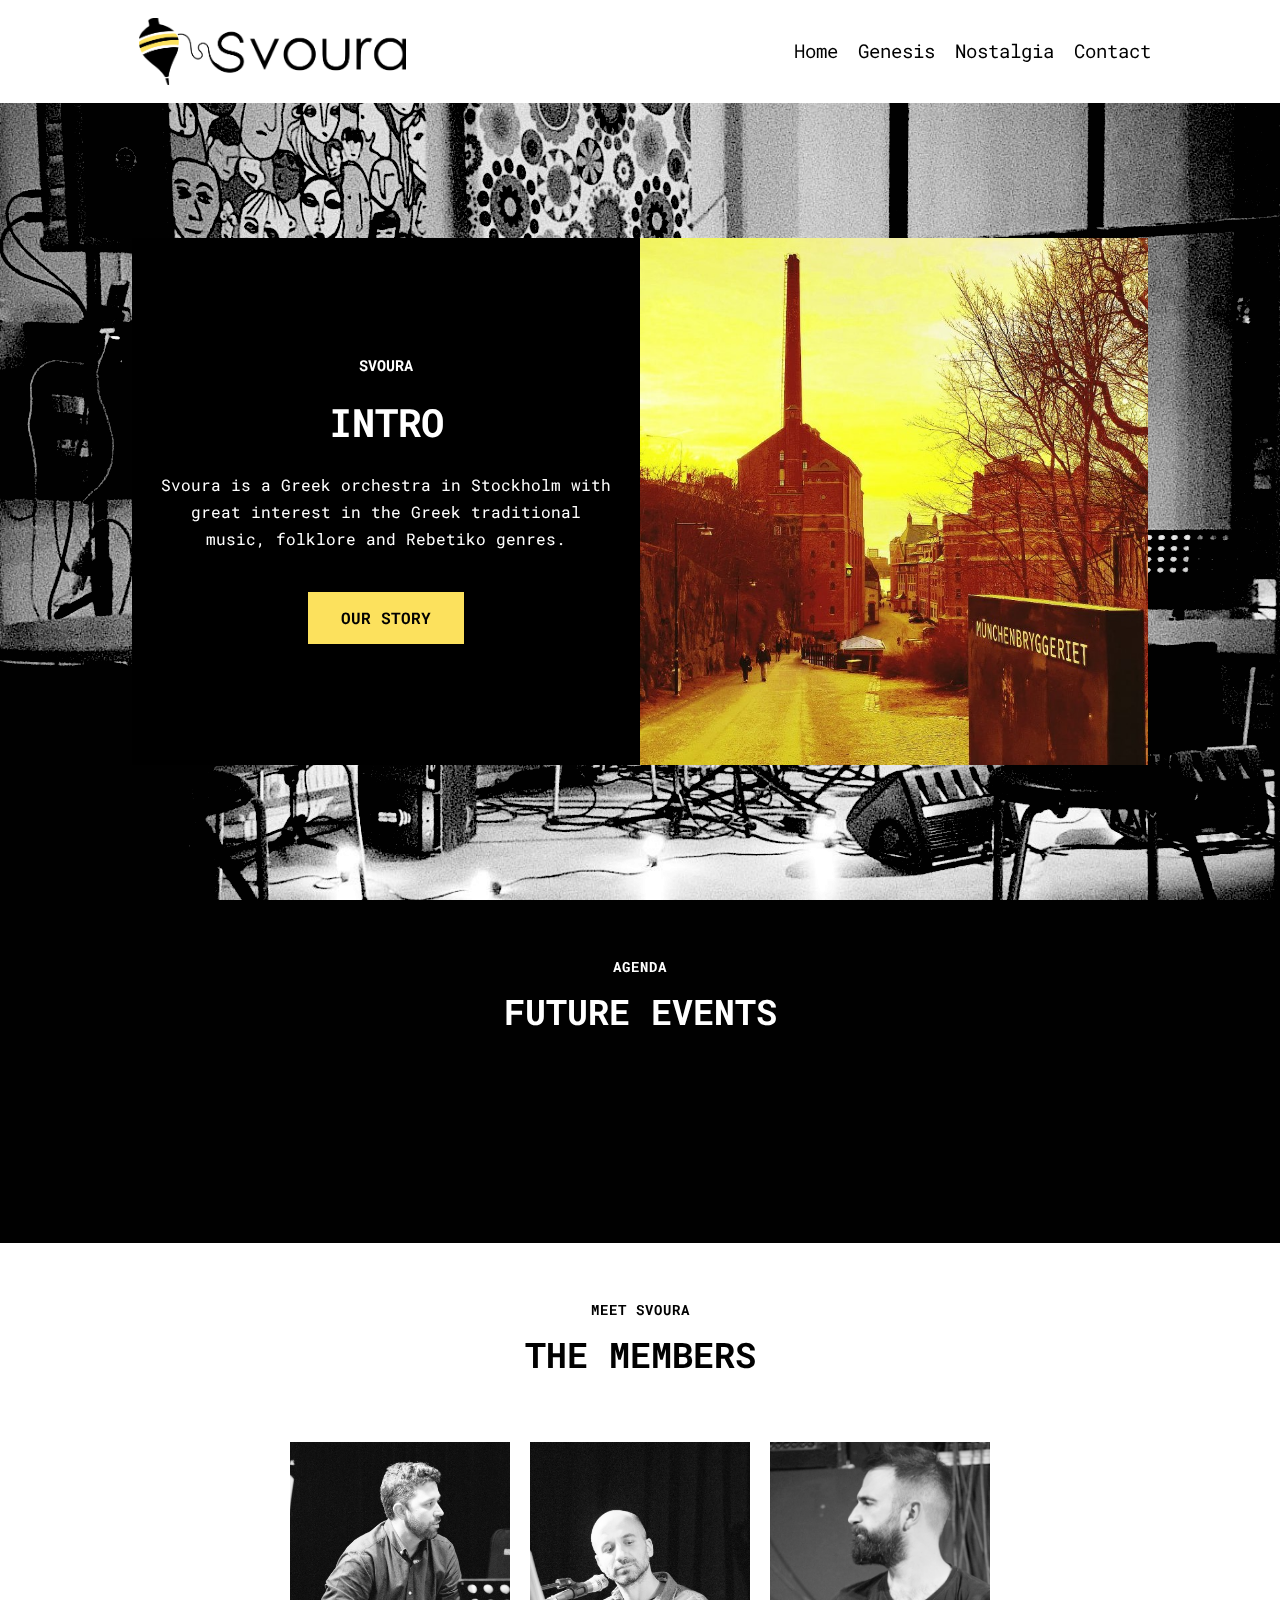
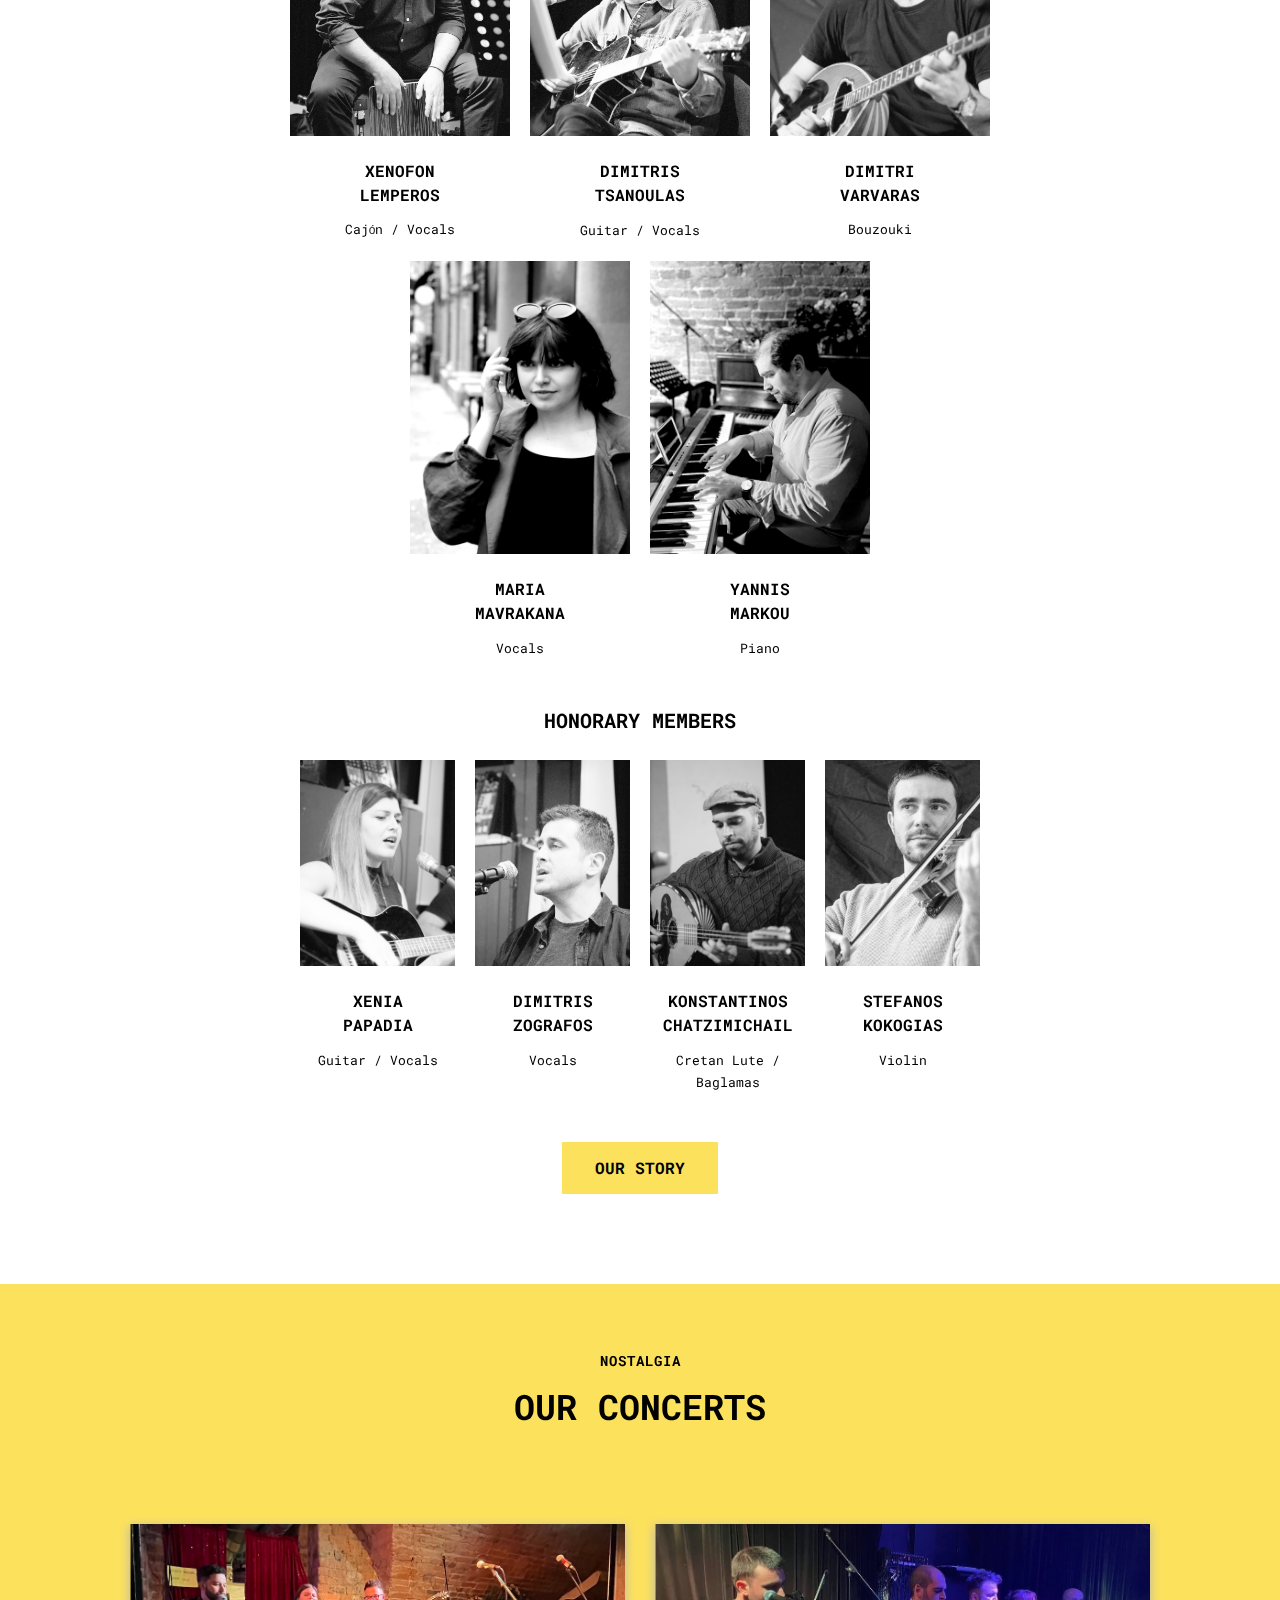
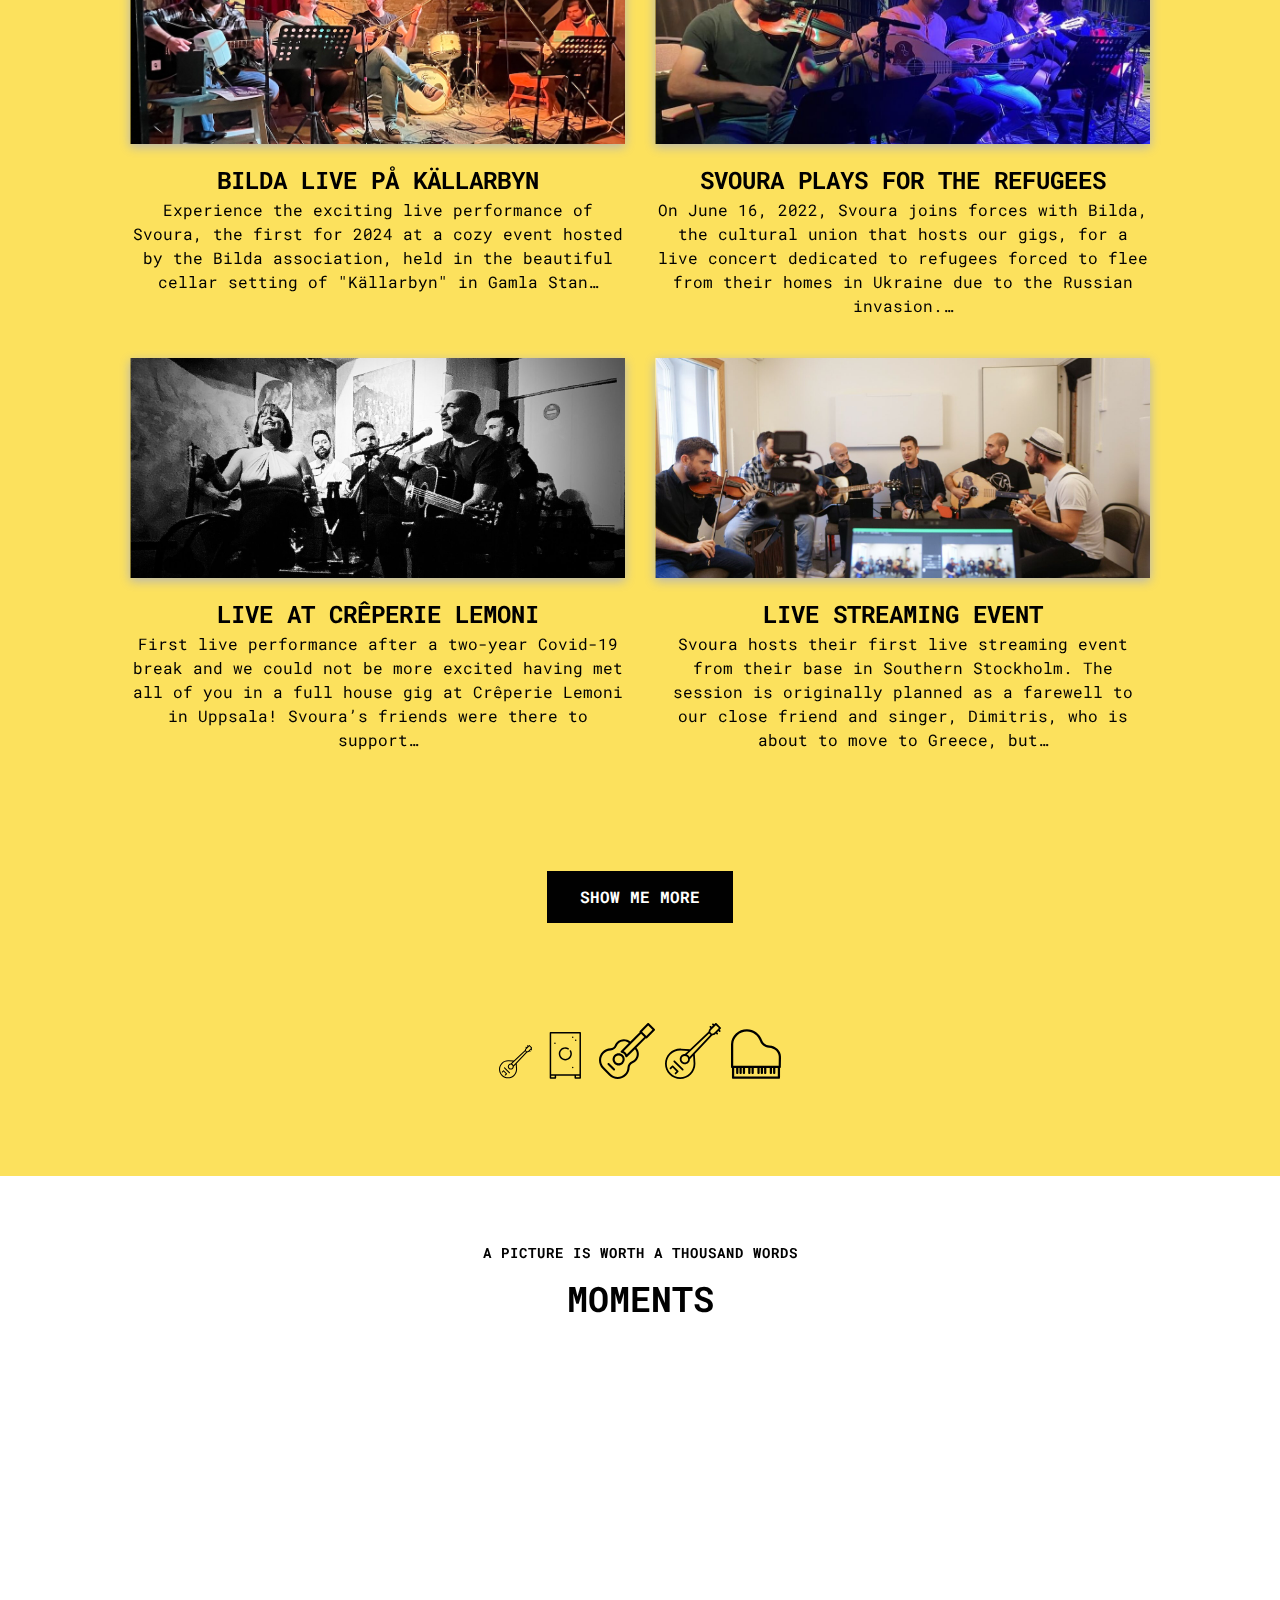
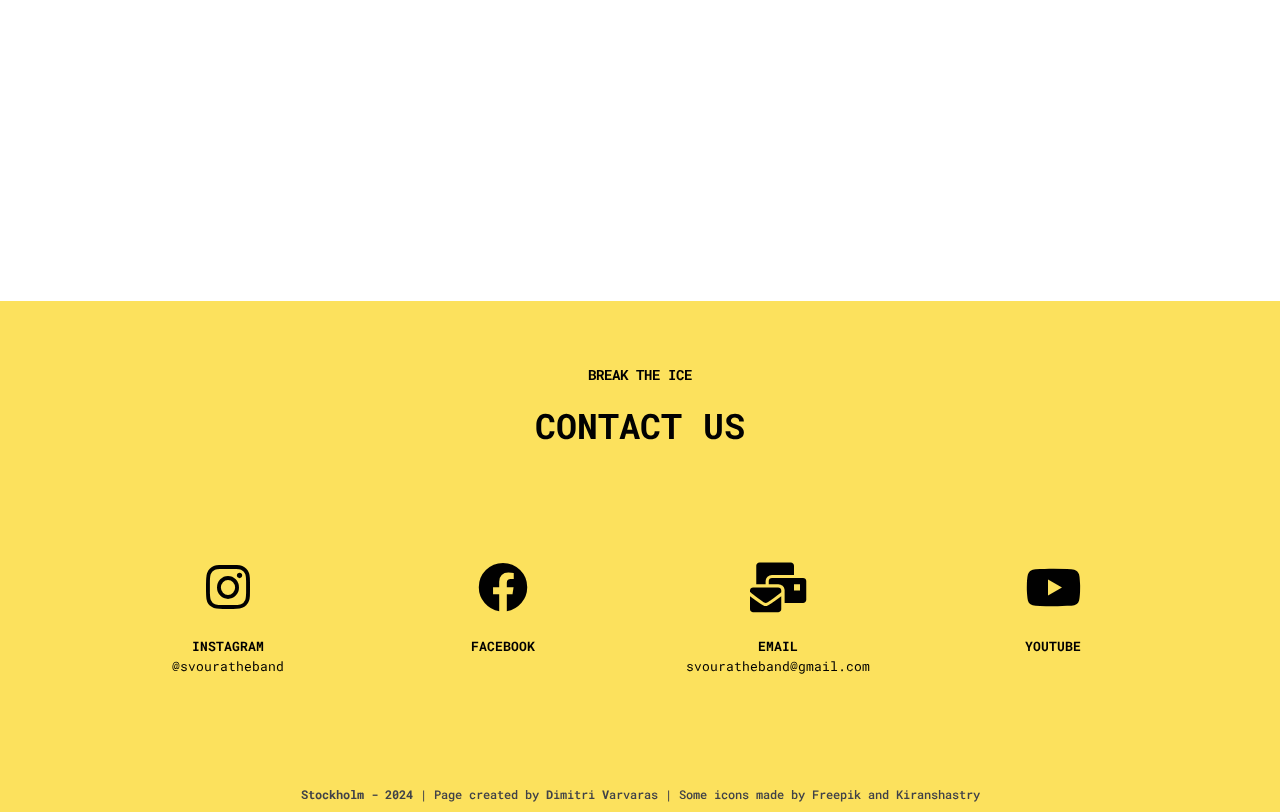
<file: index.html>
<!DOCTYPE html>
<html lang="en-US">

<head>
    <meta property="og:image" content="https://svoura.se/images/bandphoto.jpg" />
    <meta charset="UTF-8">
    <meta name="viewport" content="width=device-width, initial-scale=1, minimum-scale=1">
    <link rel="profile" href="http://gmpg.org/xfn/11">
    <title>Svoura</title>
    <meta name='robots' content='max-image-preview:large' />
    <link rel='dns-prefetch' href='//fonts.googleapis.com' />
    <link rel='dns-prefetch' href='//s.w.org' />
    <link rel="alternate" type="application/rss+xml" title="Svoura &raquo; Feed" href="https://www.svoura.se/feed/" />
    <link rel="alternate" type="application/rss+xml" title="Svoura &raquo; Comments Feed"
        href="https://www.svoura.se/comments/feed/" />
    <script type="text/javascript">
        window._wpemojiSettings = { "baseUrl": "https:\/\/s.w.org\/images\/core\/emoji\/14.0.0\/72x72\/", "ext": ".png", "svgUrl": "https:\/\/s.w.org\/images\/core\/emoji\/14.0.0\/svg\/", "svgExt": ".svg", "source": { "concatemoji": "https:\/\/www.svoura.se\/temporary_svoura\/wp-includes\/js\/wp-emoji-release.min.js?ver=6.0.5" } };
        /*! This file is auto-generated */
        !function (e, a, t) { var n, r, o, i = a.createElement("canvas"), p = i.getContext && i.getContext("2d"); function s(e, t) { var a = String.fromCharCode, e = (p.clearRect(0, 0, i.width, i.height), p.fillText(a.apply(this, e), 0, 0), i.toDataURL()); return p.clearRect(0, 0, i.width, i.height), p.fillText(a.apply(this, t), 0, 0), e === i.toDataURL() } function c(e) { var t = a.createElement("script"); t.src = e, t.defer = t.type = "text/javascript", a.getElementsByTagName("head")[0].appendChild(t) } for (o = Array("flag", "emoji"), t.supports = { everything: !0, everythingExceptFlag: !0 }, r = 0; r < o.length; r++)t.supports[o[r]] = function (e) { if (!p || !p.fillText) return !1; switch (p.textBaseline = "top", p.font = "600 32px Arial", e) { case "flag": return s([127987, 65039, 8205, 9895, 65039], [127987, 65039, 8203, 9895, 65039]) ? !1 : !s([55356, 56826, 55356, 56819], [55356, 56826, 8203, 55356, 56819]) && !s([55356, 57332, 56128, 56423, 56128, 56418, 56128, 56421, 56128, 56430, 56128, 56423, 56128, 56447], [55356, 57332, 8203, 56128, 56423, 8203, 56128, 56418, 8203, 56128, 56421, 8203, 56128, 56430, 8203, 56128, 56423, 8203, 56128, 56447]); case "emoji": return !s([129777, 127995, 8205, 129778, 127999], [129777, 127995, 8203, 129778, 127999]) }return !1 }(o[r]), t.supports.everything = t.supports.everything && t.supports[o[r]], "flag" !== o[r] && (t.supports.everythingExceptFlag = t.supports.everythingExceptFlag && t.supports[o[r]]); t.supports.everythingExceptFlag = t.supports.everythingExceptFlag && !t.supports.flag, t.DOMReady = !1, t.readyCallback = function () { t.DOMReady = !0 }, t.supports.everything || (n = function () { t.readyCallback() }, a.addEventListener ? (a.addEventListener("DOMContentLoaded", n, !1), e.addEventListener("load", n, !1)) : (e.attachEvent("onload", n), a.attachEvent("onreadystatechange", function () { "complete" === a.readyState && t.readyCallback() })), (e = t.source || {}).concatemoji ? c(e.concatemoji) : e.wpemoji && e.twemoji && (c(e.twemoji), c(e.wpemoji))) }(window, document, window._wpemojiSettings);
    </script>
    <style type="text/css">
        img.wp-smiley,
        img.emoji {
            display: inline !important;
            border: none !important;
            box-shadow: none !important;
            height: 1em !important;
            width: 1em !important;
            margin: 0 0.07em !important;
            vertical-align: -0.1em !important;
            background: none !important;
            padding: 0 !important;
        }
    </style>
    <link rel='stylesheet' id='wp-block-library-css' href='./css/css-dist-block-library-style.min.css' type='text/css'
        media='all' />
    <style id='global-styles-inline-css' type='text/css'>
        body {
            --wp--preset--color--black: #000000;
            --wp--preset--color--cyan-bluish-gray: #abb8c3;
            --wp--preset--color--white: #ffffff;
            --wp--preset--color--pale-pink: #f78da7;
            --wp--preset--color--vivid-red: #cf2e2e;
            --wp--preset--color--luminous-vivid-orange: #ff6900;
            --wp--preset--color--luminous-vivid-amber: #fcb900;
            --wp--preset--color--light-green-cyan: #7bdcb5;
            --wp--preset--color--vivid-green-cyan: #00d084;
            --wp--preset--color--pale-cyan-blue: #8ed1fc;
            --wp--preset--color--vivid-cyan-blue: #0693e3;
            --wp--preset--color--vivid-purple: #9b51e0;
            --wp--preset--color--neve-button-color: #ffe179;
            --wp--preset--color--neve-text-color: #010101;
            --wp--preset--gradient--vivid-cyan-blue-to-vivid-purple: linear-gradient(135deg, rgba(6, 147, 227, 1) 0%, rgb(155, 81, 224) 100%);
            --wp--preset--gradient--light-green-cyan-to-vivid-green-cyan: linear-gradient(135deg, rgb(122, 220, 180) 0%, rgb(0, 208, 130) 100%);
            --wp--preset--gradient--luminous-vivid-amber-to-luminous-vivid-orange: linear-gradient(135deg, rgba(252, 185, 0, 1) 0%, rgba(255, 105, 0, 1) 100%);
            --wp--preset--gradient--luminous-vivid-orange-to-vivid-red: linear-gradient(135deg, rgba(255, 105, 0, 1) 0%, rgb(207, 46, 46) 100%);
            --wp--preset--gradient--very-light-gray-to-cyan-bluish-gray: linear-gradient(135deg, rgb(238, 238, 238) 0%, rgb(169, 184, 195) 100%);
            --wp--preset--gradient--cool-to-warm-spectrum: linear-gradient(135deg, rgb(74, 234, 220) 0%, rgb(151, 120, 209) 20%, rgb(207, 42, 186) 40%, rgb(238, 44, 130) 60%, rgb(251, 105, 98) 80%, rgb(254, 248, 76) 100%);
            --wp--preset--gradient--blush-light-purple: linear-gradient(135deg, rgb(255, 206, 236) 0%, rgb(152, 150, 240) 100%);
            --wp--preset--gradient--blush-bordeaux: linear-gradient(135deg, rgb(254, 205, 165) 0%, rgb(254, 45, 45) 50%, rgb(107, 0, 62) 100%);
            --wp--preset--gradient--luminous-dusk: linear-gradient(135deg, rgb(255, 203, 112) 0%, rgb(199, 81, 192) 50%, rgb(65, 88, 208) 100%);
            --wp--preset--gradient--pale-ocean: linear-gradient(135deg, rgb(255, 245, 203) 0%, rgb(182, 227, 212) 50%, rgb(51, 167, 181) 100%);
            --wp--preset--gradient--electric-grass: linear-gradient(135deg, rgb(202, 248, 128) 0%, rgb(113, 206, 126) 100%);
            --wp--preset--gradient--midnight: linear-gradient(135deg, rgb(2, 3, 129) 0%, rgb(40, 116, 252) 100%);
            --wp--preset--duotone--dark-grayscale: url('#wp-duotone-dark-grayscale');
            --wp--preset--duotone--grayscale: url('#wp-duotone-grayscale');
            --wp--preset--duotone--purple-yellow: url('#wp-duotone-purple-yellow');
            --wp--preset--duotone--blue-red: url('#wp-duotone-blue-red');
            --wp--preset--duotone--midnight: url('#wp-duotone-midnight');
            --wp--preset--duotone--magenta-yellow: url('#wp-duotone-magenta-yellow');
            --wp--preset--duotone--purple-green: url('#wp-duotone-purple-green');
            --wp--preset--duotone--blue-orange: url('#wp-duotone-blue-orange');
            --wp--preset--font-size--small: 13px;
            --wp--preset--font-size--medium: 20px;
            --wp--preset--font-size--large: 36px;
            --wp--preset--font-size--x-large: 42px;
        }

        .has-black-color {
            color: var(--wp--preset--color--black) !important;
        }

        .has-cyan-bluish-gray-color {
            color: var(--wp--preset--color--cyan-bluish-gray) !important;
        }

        .has-white-color {
            color: var(--wp--preset--color--white) !important;
        }

        .has-pale-pink-color {
            color: var(--wp--preset--color--pale-pink) !important;
        }

        .has-vivid-red-color {
            color: var(--wp--preset--color--vivid-red) !important;
        }

        .has-luminous-vivid-orange-color {
            color: var(--wp--preset--color--luminous-vivid-orange) !important;
        }

        .has-luminous-vivid-amber-color {
            color: var(--wp--preset--color--luminous-vivid-amber) !important;
        }

        .has-light-green-cyan-color {
            color: var(--wp--preset--color--light-green-cyan) !important;
        }

        .has-vivid-green-cyan-color {
            color: var(--wp--preset--color--vivid-green-cyan) !important;
        }

        .has-pale-cyan-blue-color {
            color: var(--wp--preset--color--pale-cyan-blue) !important;
        }

        .has-vivid-cyan-blue-color {
            color: var(--wp--preset--color--vivid-cyan-blue) !important;
        }

        .has-vivid-purple-color {
            color: var(--wp--preset--color--vivid-purple) !important;
        }

        .has-black-background-color {
            background-color: var(--wp--preset--color--black) !important;
        }

        .has-cyan-bluish-gray-background-color {
            background-color: var(--wp--preset--color--cyan-bluish-gray) !important;
        }

        .has-white-background-color {
            background-color: var(--wp--preset--color--white) !important;
        }

        .has-pale-pink-background-color {
            background-color: var(--wp--preset--color--pale-pink) !important;
        }

        .has-vivid-red-background-color {
            background-color: var(--wp--preset--color--vivid-red) !important;
        }

        .has-luminous-vivid-orange-background-color {
            background-color: var(--wp--preset--color--luminous-vivid-orange) !important;
        }

        .has-luminous-vivid-amber-background-color {
            background-color: var(--wp--preset--color--luminous-vivid-amber) !important;
        }

        .has-light-green-cyan-background-color {
            background-color: var(--wp--preset--color--light-green-cyan) !important;
        }

        .has-vivid-green-cyan-background-color {
            background-color: var(--wp--preset--color--vivid-green-cyan) !important;
        }

        .has-pale-cyan-blue-background-color {
            background-color: var(--wp--preset--color--pale-cyan-blue) !important;
        }

        .has-vivid-cyan-blue-background-color {
            background-color: var(--wp--preset--color--vivid-cyan-blue) !important;
        }

        .has-vivid-purple-background-color {
            background-color: var(--wp--preset--color--vivid-purple) !important;
        }

        .has-black-border-color {
            border-color: var(--wp--preset--color--black) !important;
        }

        .has-cyan-bluish-gray-border-color {
            border-color: var(--wp--preset--color--cyan-bluish-gray) !important;
        }

        .has-white-border-color {
            border-color: var(--wp--preset--color--white) !important;
        }

        .has-pale-pink-border-color {
            border-color: var(--wp--preset--color--pale-pink) !important;
        }

        .has-vivid-red-border-color {
            border-color: var(--wp--preset--color--vivid-red) !important;
        }

        .has-luminous-vivid-orange-border-color {
            border-color: var(--wp--preset--color--luminous-vivid-orange) !important;
        }

        .has-luminous-vivid-amber-border-color {
            border-color: var(--wp--preset--color--luminous-vivid-amber) !important;
        }

        .has-light-green-cyan-border-color {
            border-color: var(--wp--preset--color--light-green-cyan) !important;
        }

        .has-vivid-green-cyan-border-color {
            border-color: var(--wp--preset--color--vivid-green-cyan) !important;
        }

        .has-pale-cyan-blue-border-color {
            border-color: var(--wp--preset--color--pale-cyan-blue) !important;
        }

        .has-vivid-cyan-blue-border-color {
            border-color: var(--wp--preset--color--vivid-cyan-blue) !important;
        }

        .has-vivid-purple-border-color {
            border-color: var(--wp--preset--color--vivid-purple) !important;
        }

        .has-vivid-cyan-blue-to-vivid-purple-gradient-background {
            background: var(--wp--preset--gradient--vivid-cyan-blue-to-vivid-purple) !important;
        }

        .has-light-green-cyan-to-vivid-green-cyan-gradient-background {
            background: var(--wp--preset--gradient--light-green-cyan-to-vivid-green-cyan) !important;
        }

        .has-luminous-vivid-amber-to-luminous-vivid-orange-gradient-background {
            background: var(--wp--preset--gradient--luminous-vivid-amber-to-luminous-vivid-orange) !important;
        }

        .has-luminous-vivid-orange-to-vivid-red-gradient-background {
            background: var(--wp--preset--gradient--luminous-vivid-orange-to-vivid-red) !important;
        }

        .has-very-light-gray-to-cyan-bluish-gray-gradient-background {
            background: var(--wp--preset--gradient--very-light-gray-to-cyan-bluish-gray) !important;
        }

        .has-cool-to-warm-spectrum-gradient-background {
            background: var(--wp--preset--gradient--cool-to-warm-spectrum) !important;
        }

        .has-blush-light-purple-gradient-background {
            background: var(--wp--preset--gradient--blush-light-purple) !important;
        }

        .has-blush-bordeaux-gradient-background {
            background: var(--wp--preset--gradient--blush-bordeaux) !important;
        }

        .has-luminous-dusk-gradient-background {
            background: var(--wp--preset--gradient--luminous-dusk) !important;
        }

        .has-pale-ocean-gradient-background {
            background: var(--wp--preset--gradient--pale-ocean) !important;
        }

        .has-electric-grass-gradient-background {
            background: var(--wp--preset--gradient--electric-grass) !important;
        }

        .has-midnight-gradient-background {
            background: var(--wp--preset--gradient--midnight) !important;
        }

        .has-small-font-size {
            font-size: var(--wp--preset--font-size--small) !important;
        }

        .has-medium-font-size {
            font-size: var(--wp--preset--font-size--medium) !important;
        }

        .has-large-font-size {
            font-size: var(--wp--preset--font-size--large) !important;
        }

        .has-x-large-font-size {
            font-size: var(--wp--preset--font-size--x-large) !important;
        }
    </style>
    <link rel='stylesheet' id='neve-style-css' href='./css/themes-neve-style.min.css' type='text/css' media='all' />
    <style id='neve-style-inline-css' type='text/css'>
        body,
        .site-title {
            font-size: 15px;
        }

        body,
        .site-title {
            font-family: "Roboto Mono";
            font-weight: 400;
        }

        h1:not(.site-title),
        .single h1.entry-title {
            font-size: 30px;
        }

        h1:not(.site-title),
        .single h1.entry-title {
            font-weight: 900;
        }

        h1:not(.site-title),
        .single h1.entry-title {
            text-transform: uppercase;
        }

        h1:not(.site-title),
        .single h1.entry-title {
            line-height: 1.6;
        }

        h2 {
            font-size: 25px;
        }

        h2 {
            font-weight: 900;
        }

        h2 {
            text-transform: uppercase;
        }

        h2 {
            line-height: 1.6;
        }

        h3 {
            font-size: 18px;
        }

        h3 {
            font-weight: 900;
        }

        h3 {
            text-transform: uppercase;
        }

        h3 {
            line-height: 1.6;
        }

        h4 {
            font-size: 16px;
        }

        h4 {
            font-weight: 900;
        }

        h4 {
            text-transform: uppercase;
        }

        h4 {
            line-height: 1.6;
        }

        h5 {
            font-size: 14px;
        }

        h5 {
            font-weight: 900;
        }

        h5 {
            text-transform: uppercase;
        }

        h5 {
            line-height: 1.6;
        }

        h6 {
            font-size: 12px;
        }

        h6 {
            font-weight: 900;
        }

        h6 {
            text-transform: uppercase;
        }

        h6 {
            line-height: 1.6;
        }

        h1,
        .single h1.entry-title,
        h2,
        h3,
        h4,
        h5,
        h6 {
            font-family: "Roboto Mono";
        }

        .container {
            max-width: 748px;
        }

        a {
            color: #000000;
        }

        .nv-loader {
            border-color: #000000;
        }

        a:hover,
        a:focus {
            color: #000000;
        }

        body,
        .entry-title a,
        .entry-title a:hover,
        .entry-title a:focus {
            color: #010101;
        }

        .has-white-background-color {
            background-color: #ffffff !important;
        }

        .has-white-color {
            color: #ffffff !important;
        }

        .has-black-background-color {
            background-color: #000000 !important;
        }

        .has-black-color {
            color: #000000 !important;
        }

        .has-neve-button-color-background-color {
            background-color: #ffe179 !important;
        }

        .has-neve-button-color-color {
            color: #ffe179 !important;
        }

        .has-neve-link-color-background-color {
            background-color: #000000 !important;
        }

        .has-neve-link-color-color {
            color: #000000 !important;
        }

        .has-neve-link-hover-color-background-color {
            background-color: #000000 !important;
        }

        .has-neve-link-hover-color-color {
            color: #000000 !important;
        }

        .has-neve-text-color-background-color {
            background-color: #010101 !important;
        }

        .has-neve-text-color-color {
            color: #010101 !important;
        }

        .nv-tags-list a {
            color: #ffe179;
        }

        .nv-tags-list a {
            border-color: #ffe179;
        }

        .button.button-primary,
        button,
        input[type=button],
        .btn,
        input[type="submit"],
        /* Buttons in navigation */
        ul[id^="nv-primary-navigation"] li.button.button-primary>a,
        .menu li.button.button-primary>a {
            background-color: #ffe179;
        }

        .button.button-primary,
        button,
        input[type=button],
        .btn,
        input[type="submit"],
        /* Buttons in navigation */
        ul[id^="nv-primary-navigation"] li.button.button-primary>a,
        .menu li.button.button-primary>a {
            color: #010101;
        }

        .nv-tags-list a:hover {
            border-color: #010101;
        }

        .button.button-primary:hover,
        .nv-tags-list a:hover,
        ul[id^="nv-primary-navigation"] li.button.button-primary>a:hover,
        .menu li.button.button-primary>a:hover {
            background-color: #010101;
        }

        .button.button-primary:hover,
        .nv-tags-list a:hover,
        ul[id^="nv-primary-navigation"] li.button.button-primary>a:hover,
        .menu li.button.button-primary>a:hover {
            color: #ffffff;
        }

        .button.button-primary,
        button,
        input[type=button],
        .btn,
        input[type="submit"]:not(.search-submit),
        /* Buttons in navigation */
        ul[id^="nv-primary-navigation"] li.button.button-primary>a,
        .menu li.button.button-primary>a {
            border-radius: 3px;
        }

        .button.button-secondary,
        #comments input[type="submit"],
        .cart-off-canvas .button.nv-close-cart-sidebar {
            color: #010101;
        }

        .button.button-secondary,
        #comments input[type="submit"],
        .cart-off-canvas .button.nv-close-cart-sidebar {
            border-color: #010101;
        }

        .button.button-secondary:hover,
        #comments input[type="submit"]:hover {
            color: #010101;
        }

        .button.button-secondary:hover,
        #comments input[type="submit"]:hover {
            border-color: #010101;
        }

        .button.button-secondary,
        #comments input[type="submit"] {
            border-radius: 3px;
        }

        .button.button-secondary,
        #comments input[type="submit"] {
            border: 1px solid;
            border-style: solid;
            border-top-width: 1px;
            border-right-width: 1px;
            border-bottom-width: 1px;
            border-left-width: 1px;
        }

        @media(min-width: 576px) {

            body,
            .site-title {
                font-size: 16px;
            }

            h1:not(.site-title),
            .single h1.entry-title {
                font-size: 40px;
            }

            h1:not(.site-title),
            .single h1.entry-title {
                line-height: 1.6;
            }

            h2 {
                font-size: 30px;
            }

            h2 {
                line-height: 1.6;
            }

            h3 {
                font-size: 20px;
            }

            h3 {
                line-height: 1.6;
            }

            h4 {
                font-size: 16px;
            }

            h4 {
                line-height: 1.6;
            }

            h5 {
                font-size: 14px;
            }

            h5 {
                line-height: 1.6;
            }

            h6 {
                font-size: 12px;
            }

            h6 {
                line-height: 1.6;
            }

            .container {
                max-width: 992px;
            }
        }

        @media(max-width: 767px) {
                #fontas, #varvaras, #tsanoulas, #maria, #yannis {
                    flex-basis: 98%;
                    max-width: 98%;
                }
        }

        @media(min-width: 768px) {
                #fontas, #varvaras, #tsanoulas {
                    flex-basis: 48%;
                    max-width: 30%;
                }
        }

        @media(min-width: 768px) {
                 #maria, #yannis {
                    flex-basis: 30%;

                }
        }


        @media(min-width: 960px) {

            body,
            .site-title {
                font-size: 16px;
            }

            h1:not(.site-title),
            .single h1.entry-title {
                font-size: 55px;
            }

            h1:not(.site-title),
            .single h1.entry-title {
                line-height: 1.5;
            }

            h2 {
                font-size: 35px;
            }

            h2 {
                line-height: 1.5;
            }

            h3 {
                font-size: 20px;
            }

            h3 {
                line-height: 1.5;
            }

            h4 {
                font-size: 16px;
            }

            h4 {
                line-height: 1.5;
            }

            h5 {
                font-size: 14px;
            }

            h5 {
                line-height: 1.5;
            }

            h6 {
                font-size: 12px;
            }

            h6 {
                line-height: 1.5;
            }

            .container {
                max-width: 1052px;
            }

            #content .container .col,
            #content .container-fluid .col {
                max-width: 90%;
            }

            .nv-sidebar-wrap,
            .nv-sidebar-wrap.shop-sidebar {
                max-width: 10%;
            }

            .caret-wrap {
                border-color: transparent;
            }
        }

        @media (max-width: 576px) {
            .header-main-inner {
                height: auto;
            }

            .builder-item--logo .site-logo img {
                max-width: 200px;
            }

            .builder-item--logo .site-logo {
                padding-top: 10px;
                padding-right: 0px;
                padding-bottom: 10px;
                padding-left: 0px;
            }

            .builder-item--logo {
                margin-top: 0px;
                margin-right: 0px;
                margin-bottom: 0px;
                margin-left: 0px;
            }

            .builder-item--nav-icon .navbar-toggle {
                padding-top: 17px;
                padding-right: 17px;
                padding-bottom: 17px;
                padding-left: 17px;
            }

            .builder-item--nav-icon {
                margin-top: 0px;
                margin-right: 0px;
                margin-bottom: 0px;
                margin-left: 0px;
            }

            .builder-item--primary-menu li>a {
                font-size: 1.3em;
                line-height: 1.6em;
                letter-spacing: 0px;
            }

            .builder-item--primary-menu li>a svg {
                height: 1.3em;
                width: 1.3em;
            }

            .builder-item--primary-menu {
                padding-top: 0px;
                padding-right: 0px;
                padding-bottom: 0px;
                padding-left: 0px;
                margin-top: 0px;
                margin-right: 0px;
                margin-bottom: 0px;
                margin-left: 0px;
            }

            .builder-item--footer_copyright {
                font-size: 1em;
                line-height: 1.6;
                letter-spacing: 0px;
                padding-top: 0px;
                padding-right: 0px;
                padding-bottom: 0px;
                padding-left: 0px;
                margin-top: 0px;
                margin-right: 0px;
                margin-bottom: 0px;
                margin-left: 0px;
            }

            .builder-item--footer_copyright svg {
                height: 1em;
                width: 1em;
            }
        }

        @media (min-width: 576px) {
            .header-main-inner {
                height: auto;
            }

            .builder-item--logo .site-logo img {
                max-width: 107px;
            }

            .builder-item--logo .site-logo {
                padding-top: 10px;
                padding-right: 0px;
                padding-bottom: 10px;
                padding-left: 0px;
            }

            .builder-item--logo {
                margin-top: 0px;
                margin-right: 0px;
                margin-bottom: 0px;
                margin-left: 0px;
            }

            .builder-item--nav-icon .navbar-toggle {
                padding-top: 10px;
                padding-right: 15px;
                padding-bottom: 10px;
                padding-left: 15px;
            }

            .builder-item--nav-icon {
                margin-top: 0px;
                margin-right: 0px;
                margin-bottom: 0px;
                margin-left: 0px;
            }

            .builder-item--primary-menu li>a {
                font-size: 1.2em;
                line-height: 1.6em;
                letter-spacing: 0px;
            }

            .builder-item--primary-menu li>a svg {
                height: 1.2em;
                width: 1.2em;
            }

            .builder-item--primary-menu {
                padding-top: 0px;
                padding-right: 0px;
                padding-bottom: 0px;
                padding-left: 0px;
                margin-top: 0px;
                margin-right: 0px;
                margin-bottom: 0px;
                margin-left: 0px;
            }

            .builder-item--footer_copyright {
                font-size: 1em;
                line-height: 1.6;
                letter-spacing: 0px;
                padding-top: 0px;
                padding-right: 0px;
                padding-bottom: 0px;
                padding-left: 0px;
                margin-top: 0px;
                margin-right: 0px;
                margin-bottom: 0px;
                margin-left: 0px;
            }

            .builder-item--footer_copyright svg {
                height: 1em;
                width: 1em;
            }
        }

        @media (min-width: 961px) {
            .header-main-inner {
                height: auto;
            }

            .builder-item--logo .site-logo img {
                max-width: 267px;
            }

            .builder-item--logo .site-logo {
                padding-top: 010px;
                padding-right: 0px;
                padding-bottom: 010px;
                padding-left: 10px;
            }

            .builder-item--logo {
                margin-top: 0px;
                margin-right: 0px;
                margin-bottom: 0px;
                margin-left: 0px;
            }

            .builder-item--nav-icon .navbar-toggle {
                padding-top: 10px;
                padding-right: 15px;
                padding-bottom: 0px;
                padding-left: 15px;
            }

            .builder-item--nav-icon {
                margin-top: 0px;
                margin-right: 0px;
                margin-bottom: 0px;
                margin-left: 0px;
            }

            .builder-item--primary-menu li>a {
                font-size: 1.2em;
                line-height: 1.6em;
                letter-spacing: 0px;
            }

            .builder-item--primary-menu li>a svg {
                height: 1.2em;
                width: 1.2em;
            }

            .builder-item--primary-menu {
                padding-top: 0px;
                padding-right: 0px;
                padding-bottom: 0px;
                padding-left: 0px;
                margin-top: 0px;
                margin-right: 0px;
                margin-bottom: 0px;
                margin-left: 0px;
            }

            .builder-item--footer_copyright {
                font-size: 1em;
                line-height: 1.6;
                letter-spacing: 0px;
                padding-top: 0px;
                padding-right: 0px;
                padding-bottom: 0px;
                padding-left: 0px;
                margin-top: 0px;
                margin-right: 0px;
                margin-bottom: 0px;
                margin-left: 0px;
            }

            .builder-item--footer_copyright svg {
                height: 1em;
                width: 1em;
            }
        }

        .builder-item--nav-icon .navbar-toggle {
            border-top-left-radius: 03px;
            border-top-right-radius: 03px;
            border-bottom-left-radius: 03px;
            border-bottom-right-radius: 03px;
            border-style: solid;
            border-top-width: 02px;
            border-right-width: 02px;
            border-bottom-width: 02px;
            border-left-width: 02px;
        }

        .header-menu-sidebar .close-sidebar-panel .navbar-toggle {
            border-top-left-radius: 03px;
            border-top-right-radius: 03px;
            border-bottom-right-radius: 03px;
            border-bottom-left-radius: 03px;
        }

        .builder-item--primary-menu .nav-menu-primary>.primary-menu-ul li:not(.woocommerce-mini-cart-item)>a {
            color: #010101;
        }

        .builder-item--primary-menu .nav-menu-primary>.primary-menu-ul li>.amp-caret-wrap svg {
            fill: #010101;
        }

        .builder-item--primary-menu .nav-menu-primary>.primary-menu-ul li:not(.woocommerce-mini-cart-item)>a:after {
            background-color: #010101;
        }

        .builder-item--primary-menu .nav-menu-primary>.primary-menu-ul li:not(.woocommerce-mini-cart-item):hover>a {
            color: #010101;
        }

        .builder-item--primary-menu .nav-menu-primary>.primary-menu-ul li:hover>.amp-caret-wrap svg {
            fill: #010101;
        }

        .builder-item--primary-menu .nav-menu-primary>.primary-menu-ul li.current-menu-item>a {
            color: #010101;
        }

        .builder-item--primary-menu .nav-menu-primary>.primary-menu-ul li.current-menu-item>.amp-caret-wrap svg {
            fill: #010101;
        }

        @media (min-width: 961px) {
            .header--row .hfg-item-right .builder-item--primary-menu .primary-menu-ul>li:not(:first-child) {
                margin-left: 20px;
            }

            .header--row .hfg-item-center .builder-item--primary-menu .primary-menu-ul>li:not(:last-child),
            .header--row .hfg-item-left .builder-item--primary-menu .primary-menu-ul>li:not(:last-child) {
                margin-right: 20px;
            }

            .builder-item--primary-menu .style-full-height .primary-menu-ul>li:not(.menu-item-nav-search):not(.menu-item-nav-cart)>a:after {
                left: -10px;
                right: -10px;
            }

            .builder-item--primary-menu .style-full-height .primary-menu-ul:not(#nv-primary-navigation-sidebar)>li:not(.menu-item-nav-search):not(.menu-item-nav-cart):hover>a:after {
                width: calc(100% + 20px) !important;
                ;
            }
        }

        .builder-item--primary-menu .primary-menu-ul>li>a {
            height: 25px;
        }

        .builder-item--primary-menu li>a {
            font-family: Roboto Mono;
            font-weight: 400;
            text-transform: none;
        }

        .footer-bottom-inner,
        .footer-bottom-inner.dark-mode,
        .footer-bottom-inner.light-mode {
            background-color: #fce15d;
        }

        .builder-item--footer_copyright {
            font-weight: 500;
            text-transform: none;
        }
    </style>
    <link rel='stylesheet' id='elementor-icons-css'
        href='./css/plugins-elementor-assets-lib-eicons-css-elementor-icons.min.css' type='text/css' media='all' />
    <link rel='stylesheet' id='elementor-frontend-legacy-css'
        href='./css/plugins-elementor-assets-css-frontend-legacy.min.css' type='text/css' media='all' />
    <link rel='stylesheet' id='elementor-frontend-css' href='./css/plugins-elementor-assets-css-frontend.min.css'
        type='text/css' media='all' />
    <link rel='stylesheet' id='elementor-post-81-css' href='./css/uploads-elementor-css-post-81.css' type='text/css'
        media='all' />
    <link rel='stylesheet' id='elementor-post-70-css' href='./css/uploads-elementor-css-post-70.css' type='text/css'
        media='all' />
    <link rel='stylesheet' id='neve-google-font-roboto-mono-css'
        href='//fonts.googleapis.com/css?family=Roboto+Mono%3A400%2C900&#038;ver=6.0.5' type='text/css' media='all' />
    <link rel='stylesheet' id='google-fonts-1-css'
        href='https://fonts.googleapis.com/css?family=Roboto%3A100%2C100italic%2C200%2C200italic%2C300%2C300italic%2C400%2C400italic%2C500%2C500italic%2C600%2C600italic%2C700%2C700italic%2C800%2C800italic%2C900%2C900italic%7CRoboto+Slab%3A100%2C100italic%2C200%2C200italic%2C300%2C300italic%2C400%2C400italic%2C500%2C500italic%2C600%2C600italic%2C700%2C700italic%2C800%2C800italic%2C900%2C900italic&#038;display=auto&#038;ver=6.0.5'
        type='text/css' media='all' />
    <link rel='stylesheet' id='elementor-icons-shared-0-css'
        href='./css/plugins-elementor-assets-lib-font-awesome-css-fontawesome.min.css' type='text/css' media='all' />
    <link rel='stylesheet' id='elementor-icons-fa-brands-css'
        href='./css/plugins-elementor-assets-lib-font-awesome-css-brands.min.css' type='text/css' media='all' />
    <link rel='stylesheet' id='elementor-icons-fa-solid-css'
        href='./css/plugins-elementor-assets-lib-font-awesome-css-solid.min.css' type='text/css' media='all' />
    <script>
        /* <![CDATA[ */
        var rcewpp = {
            "ajax_url": "https://www.svoura.se/temporary_svoura/wp-admin/admin-ajax.php",
            "nonce": "42236ec911",
            "home_url": "https://www.svoura.se/",
            "settings_icon": 'https://www.svoura.se/temporary_svoura/wp-content/plugins/export-wp-page-to-static-html/admin/images/settings.png',
            "settings_hover_icon": 'https://www.svoura.se/temporary_svoura/wp-content/plugins/export-wp-page-to-static-html/admin/images/settings_hover.png'
        };
        /* ]]\> */
    </script>
    <link rel="https://api.w.org/" href="https://www.svoura.se/wp-json/" />
    <link rel="alternate" type="application/json" href="https://www.svoura.se/wp-json/wp/v2/pages/70" />
    <link rel="EditURI" type="application/rsd+xml" title="RSD"
        href="https://www.svoura.se/temporary_svoura/xmlrpc.php?rsd" />
    <link rel="wlwmanifest" type="application/wlwmanifest+xml"
        href="https://www.svoura.se/temporary_svoura/wp-includes/wlwmanifest.xml" />
    <meta name="generator" content="WordPress 6.0.5" />
    <link rel="canonical" href="https://www.svoura.se/" />
    <link rel='shortlink' href='https://www.svoura.se/' />
    <link rel="alternate" type="application/json+oembed"
        href="https://www.svoura.se/wp-json/oembed/1.0/embed?url=https%3A%2F%2Fwww.svoura.se%2F" />
    <link rel="alternate" type="text/xml+oembed"
        href="https://www.svoura.se/wp-json/oembed/1.0/embed?url=https%3A%2F%2Fwww.svoura.se%2F&#038;format=xml" />
    <!-- Enter your scripts here -->
    <style type="text/css">
        .recentcomments a {
            display: inline !important;
            padding: 0 !important;
            margin: 0 !important;
        }
    </style>
    <link rel="icon" href="./images/cropped-cropped-svoura-v2-bitmap-32x32.png" sizes="32x32" />
    <link rel="icon" href="./images/cropped-cropped-svoura-v2-bitmap-192x192.png" sizes="192x192" />
    <link rel="apple-touch-icon" href="./images/cropped-cropped-svoura-v2-bitmap-180x180.png" />
    <meta name="msapplication-TileImage"
        content="https://www.svoura.se/temporary_svoura/wp-content/uploads/2022/03/cropped-cropped-svoura-v2-bitmap-270x270.png" />
</head>

<body
    class="home page-template page-template-page-templates page-template-template-pagebuilder-full-width page-template-page-templatestemplate-pagebuilder-full-width-php page page-id-70 wp-custom-logo nv-sidebar-full-width menu_sidebar_slide_left elementor-default elementor-kit-81 elementor-page elementor-page-70"
    id="neve_body"> <svg xmlns="http://www.w3.org/2000/svg" viewbox="0 0 0 0" width="0" height="0" focusable="false"
        role="none" style="visibility: hidden; position: absolute; left: -9999px; overflow: hidden;">
        <defs>
            <filter id="wp-duotone-dark-grayscale">
                <fecolormatrix color-interpolation-filters="sRGB" type="matrix"
                    values=" .299 .587 .114 0 0 .299 .587 .114 0 0 .299 .587 .114 0 0 .299 .587 .114 0 0 " />
                <fecomponenttransfer color-interpolation-filters="sRGB">
                    <fefuncr type="table" tablevalues="0 0.49803921568627" />
                    <fefuncg type="table" tablevalues="0 0.49803921568627" />
                    <fefuncb type="table" tablevalues="0 0.49803921568627" />
                    <fefunca type="table" tablevalues="1 1" />
                </fecomponenttransfer>
                <fecomposite in2="SourceGraphic" operator="in" />
            </filter>
        </defs>
    </svg><svg xmlns="http://www.w3.org/2000/svg" viewbox="0 0 0 0" width="0" height="0" focusable="false" role="none"
        style="visibility: hidden; position: absolute; left: -9999px; overflow: hidden;">
        <defs>
            <filter id="wp-duotone-grayscale">
                <fecolormatrix color-interpolation-filters="sRGB" type="matrix"
                    values=" .299 .587 .114 0 0 .299 .587 .114 0 0 .299 .587 .114 0 0 .299 .587 .114 0 0 " />
                <fecomponenttransfer color-interpolation-filters="sRGB">
                    <fefuncr type="table" tablevalues="0 1" />
                    <fefuncg type="table" tablevalues="0 1" />
                    <fefuncb type="table" tablevalues="0 1" />
                    <fefunca type="table" tablevalues="1 1" />
                </fecomponenttransfer>
                <fecomposite in2="SourceGraphic" operator="in" />
            </filter>
        </defs>
    </svg><svg xmlns="http://www.w3.org/2000/svg" viewbox="0 0 0 0" width="0" height="0" focusable="false" role="none"
        style="visibility: hidden; position: absolute; left: -9999px; overflow: hidden;">
        <defs>
            <filter id="wp-duotone-purple-yellow">
                <fecolormatrix color-interpolation-filters="sRGB" type="matrix"
                    values=" .299 .587 .114 0 0 .299 .587 .114 0 0 .299 .587 .114 0 0 .299 .587 .114 0 0 " />
                <fecomponenttransfer color-interpolation-filters="sRGB">
                    <fefuncr type="table" tablevalues="0.54901960784314 0.98823529411765" />
                    <fefuncg type="table" tablevalues="0 1" />
                    <fefuncb type="table" tablevalues="0.71764705882353 0.25490196078431" />
                    <fefunca type="table" tablevalues="1 1" />
                </fecomponenttransfer>
                <fecomposite in2="SourceGraphic" operator="in" />
            </filter>
        </defs>
    </svg><svg xmlns="http://www.w3.org/2000/svg" viewbox="0 0 0 0" width="0" height="0" focusable="false" role="none"
        style="visibility: hidden; position: absolute; left: -9999px; overflow: hidden;">
        <defs>
            <filter id="wp-duotone-blue-red">
                <fecolormatrix color-interpolation-filters="sRGB" type="matrix"
                    values=" .299 .587 .114 0 0 .299 .587 .114 0 0 .299 .587 .114 0 0 .299 .587 .114 0 0 " />
                <fecomponenttransfer color-interpolation-filters="sRGB">
                    <fefuncr type="table" tablevalues="0 1" />
                    <fefuncg type="table" tablevalues="0 0.27843137254902" />
                    <fefuncb type="table" tablevalues="0.5921568627451 0.27843137254902" />
                    <fefunca type="table" tablevalues="1 1" />
                </fecomponenttransfer>
                <fecomposite in2="SourceGraphic" operator="in" />
            </filter>
        </defs>
    </svg><svg xmlns="http://www.w3.org/2000/svg" viewbox="0 0 0 0" width="0" height="0" focusable="false" role="none"
        style="visibility: hidden; position: absolute; left: -9999px; overflow: hidden;">
        <defs>
            <filter id="wp-duotone-midnight">
                <fecolormatrix color-interpolation-filters="sRGB" type="matrix"
                    values=" .299 .587 .114 0 0 .299 .587 .114 0 0 .299 .587 .114 0 0 .299 .587 .114 0 0 " />
                <fecomponenttransfer color-interpolation-filters="sRGB">
                    <fefuncr type="table" tablevalues="0 0" />
                    <fefuncg type="table" tablevalues="0 0.64705882352941" />
                    <fefuncb type="table" tablevalues="0 1" />
                    <fefunca type="table" tablevalues="1 1" />
                </fecomponenttransfer>
                <fecomposite in2="SourceGraphic" operator="in" />
            </filter>
        </defs>
    </svg><svg xmlns="http://www.w3.org/2000/svg" viewbox="0 0 0 0" width="0" height="0" focusable="false" role="none"
        style="visibility: hidden; position: absolute; left: -9999px; overflow: hidden;">
        <defs>
            <filter id="wp-duotone-magenta-yellow">
                <fecolormatrix color-interpolation-filters="sRGB" type="matrix"
                    values=" .299 .587 .114 0 0 .299 .587 .114 0 0 .299 .587 .114 0 0 .299 .587 .114 0 0 " />
                <fecomponenttransfer color-interpolation-filters="sRGB">
                    <fefuncr type="table" tablevalues="0.78039215686275 1" />
                    <fefuncg type="table" tablevalues="0 0.94901960784314" />
                    <fefuncb type="table" tablevalues="0.35294117647059 0.47058823529412" />
                    <fefunca type="table" tablevalues="1 1" />
                </fecomponenttransfer>
                <fecomposite in2="SourceGraphic" operator="in" />
            </filter>
        </defs>
    </svg><svg xmlns="http://www.w3.org/2000/svg" viewbox="0 0 0 0" width="0" height="0" focusable="false" role="none"
        style="visibility: hidden; position: absolute; left: -9999px; overflow: hidden;">
        <defs>
            <filter id="wp-duotone-purple-green">
                <fecolormatrix color-interpolation-filters="sRGB" type="matrix"
                    values=" .299 .587 .114 0 0 .299 .587 .114 0 0 .299 .587 .114 0 0 .299 .587 .114 0 0 " />
                <fecomponenttransfer color-interpolation-filters="sRGB">
                    <fefuncr type="table" tablevalues="0.65098039215686 0.40392156862745" />
                    <fefuncg type="table" tablevalues="0 1" />
                    <fefuncb type="table" tablevalues="0.44705882352941 0.4" />
                    <fefunca type="table" tablevalues="1 1" />
                </fecomponenttransfer>
                <fecomposite in2="SourceGraphic" operator="in" />
            </filter>
        </defs>
    </svg><svg xmlns="http://www.w3.org/2000/svg" viewbox="0 0 0 0" width="0" height="0" focusable="false" role="none"
        style="visibility: hidden; position: absolute; left: -9999px; overflow: hidden;">
        <defs>
            <filter id="wp-duotone-blue-orange">
                <fecolormatrix color-interpolation-filters="sRGB" type="matrix"
                    values=" .299 .587 .114 0 0 .299 .587 .114 0 0 .299 .587 .114 0 0 .299 .587 .114 0 0 " />
                <fecomponenttransfer color-interpolation-filters="sRGB">
                    <fefuncr type="table" tablevalues="0.098039215686275 1" />
                    <fefuncg type="table" tablevalues="0 0.66274509803922" />
                    <fefuncb type="table" tablevalues="0.84705882352941 0.41960784313725" />
                    <fefunca type="table" tablevalues="1 1" />
                </fecomponenttransfer>
                <fecomposite in2="SourceGraphic" operator="in" />
            </filter>
        </defs>
    </svg>
    <div class="wrapper">
        <header class="header" role="banner"> <a class="neve-skip-link show-on-focus" href="#content" tabindex="0"> Skip
                to content </a>
            <div id="header-grid" class="hfg_header site-header">
                <nav class="header--row header-main hide-on-mobile hide-on-tablet layout-full-contained nv-navbar header--row"
                    data-row-id="main" data-show-on="desktop">
                    <div class="header--row-inner header-main-inner light-mode">
                        <div class="container">
                            <div class="row row--wrapper" data-section="hfg_header_layout_main">
                                <div class="builder-item hfg-item-first col-4 col-md-4 col-sm-4 hfg-item-left">
                                    <div class="item--inner builder-item--logo" data-section="title_tagline"
                                        data-item-id="logo">
                                        <div class="site-logo"> <a class="brand" href="./index.html" title="Svoura"
                                                aria-label="Svoura"><img
                                                    src="./images/uploads-2020-07-cropped-svoura-v2-central-v2.png"
                                                    alt=""></a></div>
                                    </div>
                                </div>
                                <div class="builder-item hfg-item-last col-8 col-md-8 col-sm-8 hfg-item-right">
                                    <div class="item--inner builder-item--primary-menu has_menu"
                                        data-section="header_menu_primary" data-item-id="primary-menu">
                                        <div class="nv-nav-wrap">
                                            <div role="navigation" class="style-border-bottom nav-menu-primary"
                                                aria-label="Primary Menu">
                                                <ul id="nv-primary-navigation-main" class="primary-menu-ul">
                                                    <li id="menu-item-76"
                                                        class="menu-item menu-item-type-post_type menu-item-object-page menu-item-home current-menu-item page_item page-item-70 current_page_item menu-item-76">
                                                        <a href="./index.html" aria-current="page">Home</a></li>
                                                    <li id="menu-item-75"
                                                        class="menu-item menu-item-type-post_type menu-item-object-page menu-item-75">
                                                        <a href="./our-story.html">Genesis</a></li>
                                                    <li id="menu-item-390"
                                                        class="menu-item menu-item-type-post_type menu-item-object-page menu-item-390">
                                                        <a href="./news.html">Nostalgia</a></li>
                                                    <li id="menu-item-72"
                                                        class="menu-item menu-item-type-post_type menu-item-object-page menu-item-72">
                                                        <a href="./contact-us.html">Contact</a></li>
                                                </ul>
                                            </div>
                                        </div>
                                    </div>
                                </div>
                            </div>
                        </div>
                    </div>
                </nav>
                <nav class="header--row header-main hide-on-desktop layout-full-contained nv-navbar header--row"
                    data-row-id="main" data-show-on="mobile">
                    <div class="header--row-inner header-main-inner light-mode">
                        <div class="container">
                            <div class="row row--wrapper" data-section="hfg_header_layout_main">
                                <div class="builder-item hfg-item-first col-8 col-md-8 col-sm-8 hfg-item-left">
                                    <div class="item--inner builder-item--logo" data-section="title_tagline"
                                        data-item-id="logo">
                                        <div class="site-logo"> <a class="brand" href="./index.html" title="Svoura"
                                                aria-label="Svoura"><img
                                                    src="./images/uploads-2020-07-cropped-svoura-v2-central-v2.png"
                                                    alt=""></a></div>
                                    </div>
                                </div>
                                <div class="builder-item hfg-item-last col-4 col-md-4 col-sm-4 hfg-item-right">
                                    <div class="item--inner builder-item--nav-icon" data-section="header_menu_icon"
                                        data-item-id="nav-icon">
                                        <div class="menu-mobile-toggle item-button navbar-toggle-wrapper"> <button
                                                class="navbar-toggle" aria-label=" 			Navigation Menu			">
                                                <div class="bars"> <span class="icon-bar"></span> <span
                                                        class="icon-bar"></span> <span class="icon-bar"></span> </div>
                                                <span class="screen-reader-text">Toggle Navigation</span>
                                            </button> </div> <!--.navbar-toggle-wrapper-->
                                    </div>
                                </div>
                            </div>
                        </div>
                    </div>
                </nav>
                <div id="header-menu-sidebar" class="header-menu-sidebar menu-sidebar-panel light-mode slide_left">
                    <div id="header-menu-sidebar-bg" class="header-menu-sidebar-bg">
                        <div class="close-sidebar-panel navbar-toggle-wrapper"> <button class="navbar-toggle active"
                                aria-label=" 				Navigation Menu				">
                                <div class="bars"> <span class="icon-bar"></span> <span class="icon-bar"></span> <span
                                        class="icon-bar"></span> </div> <span class="screen-reader-text"> Toggle
                                    Navigation </span>
                            </button> </div>
                        <div id="header-menu-sidebar-inner" class="header-menu-sidebar-inner">
                            <div
                                class="builder-item hfg-item-last hfg-item-first col-12 col-md-12 col-sm-12 hfg-item-right">
                                <div class="item--inner builder-item--primary-menu has_menu"
                                    data-section="header_menu_primary" data-item-id="primary-menu">
                                    <div class="nv-nav-wrap">
                                        <div role="navigation" class="style-border-bottom nav-menu-primary"
                                            aria-label="Primary Menu">
                                            <ul id="nv-primary-navigation-sidebar" class="primary-menu-ul">
                                                <li
                                                    class="menu-item menu-item-type-post_type menu-item-object-page menu-item-home current-menu-item page_item page-item-70 current_page_item menu-item-76">
                                                    <a href="./index.html" aria-current="page">Home</a></li>
                                                <li
                                                    class="menu-item menu-item-type-post_type menu-item-object-page menu-item-75">
                                                    <a href="./our-story.html">Genesis</a></li>
                                                <li
                                                    class="menu-item menu-item-type-post_type menu-item-object-page menu-item-390">
                                                    <a href="./news.html">Nostalgia</a></li>
                                                <li
                                                    class="menu-item menu-item-type-post_type menu-item-object-page menu-item-72">
                                                    <a href="./contact-us.html">Contact</a></li>
                                            </ul>
                                        </div>
                                    </div>
                                </div>
                            </div>
                        </div>
                    </div>
                </div>
                <div class="header-menu-sidebar-overlay"></div>
            </div>
        </header>
        <main id="content" class="neve-main" role="main">
            <div data-elementor-type="wp-post" data-elementor-id="70" class="elementor elementor-70">
                <div class="elementor-inner">
                    <div class="elementor-section-wrap">
                        <section
                            class="elementor-section elementor-top-section elementor-element elementor-element-3288ff8 elementor-section-height-min-height elementor-section-boxed elementor-section-height-default elementor-section-items-middle"
                            data-id="3288ff8" data-element_type="section"
                            data-settings="{&quot;background_background&quot;:&quot;classic&quot;}">
                            <div class="elementor-background-overlay"></div>
                            <div class="elementor-container elementor-column-gap-default">
                                <div class="elementor-row">
                                    <div class="elementor-column elementor-col-100 elementor-top-column elementor-element elementor-element-f55538b"
                                        data-id="f55538b" data-element_type="column">
                                        <div class="elementor-column-wrap elementor-element-populated">
                                            <div class="elementor-widget-wrap">
                                                <section
                                                    class="elementor-section elementor-inner-section elementor-element elementor-element-e688c6c elementor-reverse-mobile elementor-section-boxed elementor-section-height-default elementor-section-height-default"
                                                    data-id="e688c6c" data-element_type="section">
                                                    <div class="elementor-container elementor-column-gap-no">
                                                        <div class="elementor-row">
                                                            <div class="elementor-column elementor-col-50 elementor-inner-column elementor-element elementor-element-1143fe0"
                                                                data-id="1143fe0" data-element_type="column"
                                                                data-settings="{&quot;background_background&quot;:&quot;classic&quot;}">
                                                                <div
                                                                    class="elementor-column-wrap elementor-element-populated">
                                                                    <div class="elementor-widget-wrap">
                                                                        <div class="elementor-element elementor-element-a997e6b elementor-widget elementor-widget-heading"
                                                                            data-id="a997e6b" data-element_type="widget"
                                                                            data-widget_type="heading.default">
                                                                            <div class="elementor-widget-container">
                                                                                <h2
                                                                                    class="elementor-heading-title elementor-size-small">
                                                                                    svoura</h2>
                                                                            </div>
                                                                        </div>
                                                                        <div class="elementor-element elementor-element-88db6a6 elementor-widget elementor-widget-heading"
                                                                            data-id="88db6a6" data-element_type="widget"
                                                                            data-widget_type="heading.default">
                                                                            <div class="elementor-widget-container">
                                                                                <h1
                                                                                    class="elementor-heading-title elementor-size-xl">
                                                                                    intro</h1>
                                                                            </div>
                                                                        </div>
                                                                        <div class="elementor-element elementor-element-31f16c2 elementor-widget elementor-widget-text-editor"
                                                                            data-id="31f16c2" data-element_type="widget"
                                                                            data-widget_type="text-editor.default">
                                                                            <div class="elementor-widget-container">
                                                                                <div
                                                                                    class="elementor-text-editor elementor-clearfix">
                                                                                    <p>Svoura is a Greek orchestra in
                                                                                        Stockholm with great interest in
                                                                                        the Greek traditional music,
                                                                                        folklore and Rebetiko genres.
                                                                                    </p>
                                                                                </div>
                                                                            </div>
                                                                        </div>
                                                                        <div class="elementor-element elementor-element-38116b1 elementor-align-center elementor-mobile-align-justify elementor-widget elementor-widget-button"
                                                                            data-id="38116b1" data-element_type="widget"
                                                                            data-widget_type="button.default">
                                                                            <div class="elementor-widget-container">
                                                                                <div class="elementor-button-wrapper">
                                                                                    <a href="./our-story.html"
                                                                                        class="elementor-button-link elementor-button elementor-size-md"
                                                                                        role="button"> <span
                                                                                            class="elementor-button-content-wrapper">
                                                                                            <span
                                                                                                class="elementor-button-text">our
                                                                                                story</span> </span>
                                                                                    </a> </div>
                                                                            </div>
                                                                        </div>
                                                                    </div>
                                                                </div>
                                                            </div>
                                                            <div class="elementor-column elementor-col-50 elementor-inner-column elementor-element elementor-element-4f7f103"
                                                                data-id="4f7f103" data-element_type="column"
                                                                data-settings="{&quot;background_background&quot;:&quot;classic&quot;}">
                                                                <div
                                                                    class="elementor-column-wrap elementor-element-populated">
                                                                    <div class="elementor-widget-wrap">
                                                                        <div class="elementor-element elementor-element-e4294d9 elementor-widget elementor-widget-image"
                                                                            data-id="e4294d9" data-element_type="widget"
                                                                            data-widget_type="image.default">
                                                                            <div class="elementor-widget-container">
                                                                                <div class="elementor-image"> <img
                                                                                        width="761" height="789"
                                                                                        src="./images/uploads-2020-07-splash.jpg"
                                                                                        class="attachment-large size-large"
                                                                                        alt="" loading="lazy"
                                                                                        srcset="./images/uploads-2020-07-splash.jpg 761w, ./images/uploads-2020-07-splash-289x300.jpg 289w"
                                                                                        sizes="(max-width: 761px) 100vw, 761px" />
                                                                                </div>
                                                                            </div>
                                                                        </div>
                                                                    </div>
                                                                </div>
                                                            </div>
                                                        </div>
                                                    </div>
                                                </section>
                                            </div>
                                        </div>
                                    </div>
                                </div>
                            </div>
                        </section>
                        <section
                            class="elementor-section elementor-top-section elementor-element elementor-element-2a50d47 elementor-section-boxed elementor-section-height-default elementor-section-height-default"
                            data-id="2a50d47" data-element_type="section"
                            data-settings="{&quot;background_background&quot;:&quot;classic&quot;,&quot;animation&quot;:&quot;none&quot;}">
                            <div class="elementor-container elementor-column-gap-default">
                                <div class="elementor-row">
                                    <div class="elementor-column elementor-col-100 elementor-top-column elementor-element elementor-element-d0fdc4f"
                                        data-id="d0fdc4f" data-element_type="column">
                                        <div class="elementor-column-wrap elementor-element-populated">
                                            <div class="elementor-widget-wrap">
                                                <section
                                                    class="elementor-section elementor-inner-section elementor-element elementor-element-40233d7 elementor-section-boxed elementor-section-height-default elementor-section-height-default"
                                                    data-id="40233d7" data-element_type="section">
                                                    <div class="elementor-container elementor-column-gap-default">
                                                        <div class="elementor-row">
                                                            <div class="elementor-column elementor-col-100 elementor-inner-column elementor-element elementor-element-3cee135"
                                                                data-id="3cee135" data-element_type="column">
                                                                <div
                                                                    class="elementor-column-wrap elementor-element-populated">
                                                                    <div class="elementor-widget-wrap">
                                                                        <div class="elementor-element elementor-element-eb8bf12 elementor-widget elementor-widget-heading"
                                                                            data-id="eb8bf12" data-element_type="widget"
                                                                            data-widget_type="heading.default">
                                                                            <div class="elementor-widget-container">
                                                                                <div
                                                                                    class="elementor-heading-title elementor-size-default">
                                                                                    AGENDA</div>
                                                                            </div>
                                                                        </div>
                                                                        <div class="elementor-element elementor-element-0254cba elementor-widget elementor-widget-heading"
                                                                            data-id="0254cba" data-element_type="widget"
                                                                            data-widget_type="heading.default">
                                                                            <div class="elementor-widget-container">
                                                                                <h2
                                                                                    class="elementor-heading-title elementor-size-default">
                                                                                    future events</h2>
                                                                            </div>
                                                                        </div>
                                                                        <div class="elementor-element elementor-element-824a2ed elementor-widget elementor-widget-spacer"
                                                                            data-id="824a2ed" data-element_type="widget"
                                                                            data-widget_type="spacer.default">
                                                                            <div class="elementor-widget-container">
                                                                                <div class="elementor-spacer">
                                                                                    <div class="elementor-spacer-inner">
                                                                                    </div>
                                                                                </div>
                                                                            </div>
                                                                        </div>
                                                                    </div>
                                                                </div>
                                                            </div>
                                                        </div>
                                                    </div>
                                                </section>
                                                <section
                                                    class="elementor-section elementor-inner-section elementor-element elementor-element-cbc77a9 animated-slow elementor-section-boxed elementor-section-height-default elementor-section-height-default elementor-invisible"
                                                    data-id="cbc77a9" data-element_type="section"
                                                    data-settings="{&quot;animation&quot;:&quot;bounceIn&quot;}">
                                                    <div class="elementor-container elementor-column-gap-default">
                                                        <div class="elementor-row">
                                                            <div class="elementor-column elementor-col-100 elementor-inner-column elementor-element elementor-element-e9327dd"
                                                                data-id="e9327dd" data-element_type="column">
                                                                
                                                                <div
                                                                    class="elementor-column-wrap elementor-element-populated">
                                                                    
                                                                    <div class="elementor-widget-wrap">
                                                                        <div class="elementor-element elementor-element-ce4cab6 elementor-widget elementor-widget-text-editor"
                                                                            data-id="ce4cab6" data-element_type="widget"
                                                                            data-widget_type="text-editor.default">
                                                                            ---
                                                                            <div class="elementor-widget-container">
                                                                                
                                                                                * Always check our social media for future events
                                                                            </div>
                                                                        </div>
                                                                    </div>
                                                                </div>
                                                            </div>
                                                        </div>
                                                    </div>
                                                </section>
                                            </div>
                                        </div>
                                    </div>
                                </div>
                            </div>
                        </section>
                        <section
                            class="elementor-section elementor-top-section elementor-element elementor-element-084eefa elementor-section-boxed elementor-section-height-default elementor-section-height-default"
                            data-id="084eefa" data-element_type="section"
                            data-settings="{&quot;background_background&quot;:&quot;classic&quot;}">
                            <div class="elementor-container elementor-column-gap-default">
                                <div class="elementor-row band-members">
                                    <div class="elementor-column elementor-col-100 elementor-top-column elementor-element elementor-element-c10e720"
                                        data-id="c10e720" data-element_type="column">
                                        <div class="elementor-column-wrap elementor-element-populated">
                                            <div class="elementor-widget-wrap">
                                                <section
                                                    class="elementor-section elementor-inner-section elementor-element elementor-element-6356ab5 elementor-section-boxed elementor-section-height-default elementor-section-height-default"
                                                    data-id="6356ab5" data-element_type="section">
                                                    <div class="elementor-container elementor-column-gap-default">
                                                        <div class="elementor-row">
                                                            <div class="elementor-column elementor-col-100 elementor-inner-column elementor-element elementor-element-b932c23"
                                                                data-id="b932c23" data-element_type="column">
                                                                <div
                                                                    class="elementor-column-wrap elementor-element-populated">
                                                                    <div class="elementor-widget-wrap">
                                                                        <div class="elementor-element elementor-element-1545b2d elementor-widget elementor-widget-heading"
                                                                            data-id="1545b2d" data-element_type="widget"
                                                                            data-widget_type="heading.default">
                                                                            <div class="elementor-widget-container">
                                                                                <div
                                                                                    class="elementor-heading-title elementor-size-default">
                                                                                    meet svoura</div>
                                                                            </div>
                                                                        </div>
                                                                        <div class="elementor-element elementor-element-0bfc1ba elementor-widget elementor-widget-heading"
                                                                            data-id="0bfc1ba" data-element_type="widget"
                                                                            data-widget_type="heading.default">
                                                                            <div class="elementor-widget-container">
                                                                                <h2
                                                                                    class="elementor-heading-title elementor-size-default">
                                                                                    the members</h2>
                                                                            </div>
                                                                        </div>
                                                                        <div class="elementor-element elementor-element-cb916af elementor-widget elementor-widget-spacer"
                                                                            data-id="cb916af" data-element_type="widget"
                                                                            data-widget_type="spacer.default">
                                                                            <div class="elementor-widget-container">
                                                                                <div class="elementor-spacer">
                                                                                    <div class="elementor-spacer-inner">
                                                                                    </div>
                                                                                </div>
                                                                            </div>
                                                                        </div>
                                                                    </div>
                                                                </div>
                                                            </div>
                                                        </div>
                                                    </div>
                                                </section>
                                                <section
                                                    class="elementor-section elementor-inner-section elementor-element elementor-element-050d08e animated-fast elementor-section-boxed elementor-section-height-default elementor-section-height-default"
                                                    data-id="050d08e" data-element_type="section"
                                                    data-settings="{&quot;animation&quot;:&quot;none&quot;}">
                                                    <div class="elementor-container elementor-column-gap-default" style="max-width: 800px;">
                                                        <div class="elementor-row" style="flex-wrap: wrap;justify-content: center;">
                                                            <div class="elementor-column elementor-col-50 elementor-inner-column elementor-element elementor-element-6d77a17" 
                                                                data-id="6d77a17" data-element_type="column" id="fontas">
                                                                <div
                                                                    class="elementor-column-wrap elementor-element-populated">
                                                                    <div class="elementor-widget-wrap">
                                                                        <div class="elementor-element elementor-element-cd784b6 elementor-position-top elementor-vertical-align-top elementor-widget elementor-widget-image-box"
                                                                            data-id="cd784b6" data-element_type="widget"
                                                                            data-widget_type="image-box.default">
                                                                            <div class="elementor-widget-container">
                                                                                <div
                                                                                    class="elementor-image-box-wrapper">
                                                                                    <figure
                                                                                        class="elementor-image-box-img">
                                                                                        <img width="853" height="1137"
                                                                                            src="./images/uploads-2020-07-fontas.jpg"
                                                                                            class="attachment-full size-full"
                                                                                            alt="" loading="lazy" />
                                                                                    </figure>
                                                                                    <div
                                                                                        class="elementor-image-box-content">
                                                                                        <h4
                                                                                            class="elementor-image-box-title">
                                                                                            xenoFon<br>lemperos</h4>
                                                                                        <p
                                                                                            class="elementor-image-box-description">
                                                                                            Caj<span
                                                                                                style="color: rgb(28, 30, 33); font-family: Helvetica, Arial, sans-serif; font-size: 12px; text-align: start; white-space: normal;">ó</span>n
                                                                                            / Vocals</p>
                                                                                    </div>
                                                                                </div>
                                                                            </div>
                                                                        </div>
                                                                    </div>
                                                                </div>
                                                            </div>
                                                            <div class="elementor-column elementor-col-50 elementor-inner-column elementor-element elementor-element-eceb614" 
                                                                data-id="eceb614" data-element_type="column" id="tsanoulas">
                                                                <div
                                                                    class="elementor-column-wrap elementor-element-populated">
                                                                    <div class="elementor-widget-wrap">
                                                                        <div class="elementor-element elementor-element-3e79f59 elementor-position-top elementor-vertical-align-top elementor-widget elementor-widget-image-box"
                                                                            data-id="3e79f59" data-element_type="widget"
                                                                            data-widget_type="image-box.default">
                                                                            <div class="elementor-widget-container">
                                                                                <div
                                                                                    class="elementor-image-box-wrapper">
                                                                                    <figure
                                                                                        class="elementor-image-box-img">
                                                                                        <img width="755" height="1007"
                                                                                            src="./images/uploads-2020-07-tsan.jpg"
                                                                                            class="attachment-full size-full"
                                                                                            alt="" loading="lazy" />
                                                                                    </figure>
                                                                                    <div
                                                                                        class="elementor-image-box-content">
                                                                                        <h4
                                                                                            class="elementor-image-box-title">
                                                                                            Dimitris<br>tsanoulas</h4>
                                                                                        <p
                                                                                            class="elementor-image-box-description">
                                                                                            Guitar / Vocals</p>
                                                                                    </div>
                                                                                </div>
                                                                            </div>
                                                                        </div>
                                                                    </div>
                                                                </div>
                                                            </div>

                                                            <div class="elementor-column elementor-col-50 elementor-inner-column elementor-element elementor-element-2f7121b" 
                                                                data-id="2f7121b" data-element_type="column" id="varvaras">
                                                                <div
                                                                    class="elementor-column-wrap elementor-element-populated">
                                                                    <div class="elementor-widget-wrap">
                                                                        <div class="elementor-element elementor-element-f68ff72 elementor-position-top elementor-vertical-align-top elementor-widget elementor-widget-image-box"
                                                                            data-id="f68ff72" data-element_type="widget"
                                                                            data-widget_type="image-box.default">
                                                                            <div class="elementor-widget-container">
                                                                                <div
                                                                                    class="elementor-image-box-wrapper">
                                                                                    <figure
                                                                                        class="elementor-image-box-img">
                                                                                        <img width="960" height="1280"
                                                                                            src="./images/uploads-2020-07-mitsos.jpg"
                                                                                            class="attachment-full size-full"
                                                                                            alt="" loading="lazy" />
                                                                                    </figure>
                                                                                    <div
                                                                                        class="elementor-image-box-content">
                                                                                        <h4
                                                                                            class="elementor-image-box-title">
                                                                                            dimitri<br>varvaras</h4>
                                                                                        <p
                                                                                            class="elementor-image-box-description">
                                                                                            Bouzouki</p>
                                                                                    </div>
                                                                                </div>
                                                                            </div>
                                                                        </div>
                                                                    </div>
                                                                </div>
                                                            </div>
                                                            <div class="elementor-column elementor-col-50 elementor-inner-column elementor-element elementor-element-94ba7c7" 
                                                                data-id="94ba7c7" data-element_type="column" id="maria">
                                                                <div
                                                                    class="elementor-column-wrap elementor-element-populated">
                                                                    <div class="elementor-widget-wrap">
                                                                        <div class="elementor-element elementor-element-05a3cdb elementor-position-top elementor-vertical-align-top elementor-widget elementor-widget-image-box"
                                                                            data-id="05a3cdb" data-element_type="widget"
                                                                            data-widget_type="image-box.default">
                                                                            <div class="elementor-widget-container">
                                                                                <div
                                                                                    class="elementor-image-box-wrapper">
                                                                                    <figure
                                                                                        class="elementor-image-box-img">
                                                                                        <img width="960" height="1280"
                                                                                            src="./images/uploads-2022-02-m1.jpg"
                                                                                            class="attachment-full size-full"
                                                                                            alt="" loading="lazy" />
                                                                                    </figure>
                                                                                    <div
                                                                                        class="elementor-image-box-content">
                                                                                        <h4
                                                                                            class="elementor-image-box-title">
                                                                                            maria<br>mavrakana</h4>
                                                                                        <p
                                                                                            class="elementor-image-box-description">
                                                                                            Vocals</p>
                                                                                    </div>
                                                                                </div>
                                                                            </div>
                                                                        </div>
                                                                    </div>
                                                                </div>
                                                            </div>
                                                            <div class="elementor-column elementor-col-50 elementor-inner-column elementor-element elementor-element-94ba7c7" 
                                                            data-id="94ba7c7" data-element_type="column" id="yannis">
                                                            <div
                                                                class="elementor-column-wrap elementor-element-populated">
                                                                <div class="elementor-widget-wrap">
                                                                    <div class="elementor-element elementor-element-05a3cdb elementor-position-top elementor-vertical-align-top elementor-widget elementor-widget-image-box"
                                                                        data-id="05a3cdb" data-element_type="widget"
                                                                        data-widget_type="image-box.default">
                                                                        <div class="elementor-widget-container">
                                                                            <div
                                                                                class="elementor-image-box-wrapper">
                                                                                <figure
                                                                                    class="elementor-image-box-img">
                                                                                    <img width="960" height="1280"
                                                                                        src="./images/yannis.jpg"
                                                                                        class="attachment-full size-full"
                                                                                        alt="" loading="lazy" />
                                                                                </figure>
                                                                                <div
                                                                                    class="elementor-image-box-content">
                                                                                    <h4
                                                                                        class="elementor-image-box-title">
                                                                                        yannis<br>markou</h4>
                                                                                    <p
                                                                                        class="elementor-image-box-description">
                                                                                        Piano</p>
                                                                                </div>
                                                                            </div>
                                                                        </div>
                                                                    </div>
                                                                </div>
                                                            </div>
                                                        </div>
                                                        </div>
                                                    </div>
                                                </section>
                                                <div class="elementor-element elementor-element-bf85c83 elementor-widget elementor-widget-heading"
                                                    data-id="bf85c83" data-element_type="widget"
                                                    data-widget_type="heading.default">
                                                    <div class="elementor-widget-container">
                                                        <h3 class="elementor-heading-title elementor-size-default">
                                                            <br><br>honorary members</h3>
                                                    </div>
                                                </div>
                                                <section
                                                    class="elementor-section elementor-inner-section elementor-element elementor-element-30639f2 animated-fast elementor-section-boxed elementor-section-height-default elementor-section-height-default"
                                                    data-id="30639f2" data-element_type="section"
                                                    data-settings="{&quot;animation&quot;:&quot;none&quot;}">
                                                    <div class="elementor-container elementor-column-gap-default">
                                                        <div class="elementor-row">
                                                            <div class="elementor-column elementor-col-25 elementor-inner-column elementor-element elementor-element-421972f"
                                                                data-id="421972f" data-element_type="column">
                                                                <div
                                                                    class="elementor-column-wrap elementor-element-populated">
                                                                    <div class="elementor-widget-wrap">
                                                                        <div class="elementor-element elementor-element-b377318 elementor-position-top elementor-vertical-align-top elementor-widget elementor-widget-image-box"
                                                                            data-id="b377318" data-element_type="widget"
                                                                            data-widget_type="image-box.default">
                                                                            <div class="elementor-widget-container">
                                                                                <div
                                                                                    class="elementor-image-box-wrapper">
                                                                                    <figure
                                                                                        class="elementor-image-box-img">
                                                                                        <img width="640" height="853"
                                                                                            src="./images/uploads-2020-07-xenia.jpg"
                                                                                            class="attachment-full size-full"
                                                                                            alt="" loading="lazy" />
                                                                                    </figure>
                                                                                    <div
                                                                                        class="elementor-image-box-content">
                                                                                        <h4
                                                                                            class="elementor-image-box-title">
                                                                                            Xenia<br>Papadia</h4>
                                                                                        <p
                                                                                            class="elementor-image-box-description">
                                                                                            Guitar / Vocals</p>
                                                                                    </div>
                                                                                </div>
                                                                            </div>
                                                                        </div>
                                                                    </div>
                                                                </div>
                                                            </div>
                                                            <div class="elementor-column elementor-col-25 elementor-inner-column elementor-element elementor-element-d068e8c"
                                                                data-id="d068e8c" data-element_type="column">
                                                                <div
                                                                    class="elementor-column-wrap elementor-element-populated">
                                                                    <div class="elementor-widget-wrap">
                                                                        <div class="elementor-element elementor-element-b3fc720 elementor-position-top elementor-vertical-align-top elementor-widget elementor-widget-image-box"
                                                                            data-id="b3fc720" data-element_type="widget"
                                                                            data-widget_type="image-box.default">
                                                                            <div class="elementor-widget-container">
                                                                                <div
                                                                                    class="elementor-image-box-wrapper">
                                                                                    <figure
                                                                                        class="elementor-image-box-img">
                                                                                        <img width="906" height="1208"
                                                                                            src="./images/uploads-2020-07-zografos.jpg"
                                                                                            class="attachment-full size-full"
                                                                                            alt="" loading="lazy" />
                                                                                    </figure>
                                                                                    <div
                                                                                        class="elementor-image-box-content">
                                                                                        <h4
                                                                                            class="elementor-image-box-title">
                                                                                            Dimitris<br>Zografos</h4>
                                                                                        <p
                                                                                            class="elementor-image-box-description">
                                                                                            Vocals</p>
                                                                                    </div>
                                                                                </div>
                                                                            </div>
                                                                        </div>
                                                                    </div>
                                                                </div>
                                                            </div>
                                                            <div class="elementor-column elementor-col-25 elementor-inner-column elementor-element elementor-element-638131a"
                                                                data-id="638131a" data-element_type="column">
                                                                <div
                                                                    class="elementor-column-wrap elementor-element-populated">
                                                                    <div class="elementor-widget-wrap">
                                                                        <div class="elementor-element elementor-element-91328b7 elementor-position-top elementor-vertical-align-top elementor-widget elementor-widget-image-box"
                                                                            data-id="91328b7" data-element_type="widget"
                                                                            data-widget_type="image-box.default">
                                                                            <div class="elementor-widget-container">
                                                                                <div
                                                                                    class="elementor-image-box-wrapper">
                                                                                    <figure
                                                                                        class="elementor-image-box-img">
                                                                                        <img width="812" height="1083"
                                                                                            src="./images/uploads-2020-07-psilos-2.jpg"
                                                                                            class="attachment-full size-full"
                                                                                            alt="" loading="lazy" />
                                                                                    </figure>
                                                                                    <div
                                                                                        class="elementor-image-box-content">
                                                                                        <h4
                                                                                            class="elementor-image-box-title">
                                                                                            Konstantinos<br>chatzimichaIl
                                                                                        </h4>
                                                                                        <p
                                                                                            class="elementor-image-box-description">
                                                                                            Cretan Lute / Baglamas</p>
                                                                                    </div>
                                                                                </div>
                                                                            </div>
                                                                        </div>
                                                                    </div>
                                                                </div>
                                                            </div>
                                                            <div class="elementor-column elementor-col-25 elementor-inner-column elementor-element elementor-element-64f68ce"
                                                                data-id="64f68ce" data-element_type="column">
                                                                <div
                                                                    class="elementor-column-wrap elementor-element-populated">
                                                                    <div class="elementor-widget-wrap">
                                                                        <div class="elementor-element elementor-element-8a8342c elementor-position-top elementor-vertical-align-top elementor-widget elementor-widget-image-box"
                                                                            data-id="8a8342c" data-element_type="widget"
                                                                            data-widget_type="image-box.default">
                                                                            <div class="elementor-widget-container">
                                                                                <div
                                                                                    class="elementor-image-box-wrapper">
                                                                                    <figure
                                                                                        class="elementor-image-box-img">
                                                                                        <img width="960" height="1280"
                                                                                            src="./images/uploads-2021-05-stef.jpg"
                                                                                            class="attachment-full size-full"
                                                                                            alt="" loading="lazy" />
                                                                                    </figure>
                                                                                    <div
                                                                                        class="elementor-image-box-content">
                                                                                        <h4
                                                                                            class="elementor-image-box-title">
                                                                                            STEFANOS<br>KOKOGIAS</h4>
                                                                                        <p
                                                                                            class="elementor-image-box-description">
                                                                                            Violin</p>
                                                                                    </div>
                                                                                </div>
                                                                            </div>
                                                                        </div>
                                                                    </div>
                                                                </div>
                                                            </div>
                                                        </div>
                                                    </div>
                                                </section>
                                                <section
                                                    class="elementor-section elementor-inner-section elementor-element elementor-element-8a6e914 elementor-section-boxed elementor-section-height-default elementor-section-height-default"
                                                    data-id="8a6e914" data-element_type="section">
                                                    <div class="elementor-container elementor-column-gap-default">
                                                        <div class="elementor-row">
                                                            <div class="elementor-column elementor-col-100 elementor-inner-column elementor-element elementor-element-05706c9"
                                                                data-id="05706c9" data-element_type="column">
                                                                <div
                                                                    class="elementor-column-wrap elementor-element-populated">
                                                                    <div class="elementor-widget-wrap">
                                                                        <div class="elementor-element elementor-element-a6b72e2 elementor-align-center elementor-mobile-align-justify elementor-widget elementor-widget-button"
                                                                            data-id="a6b72e2" data-element_type="widget"
                                                                            data-widget_type="button.default">
                                                                            <div class="elementor-widget-container">
                                                                                <div class="elementor-button-wrapper">
                                                                                    <a href="./our-story.html"
                                                                                        class="elementor-button-link elementor-button elementor-size-md"
                                                                                        role="button"> <span
                                                                                            class="elementor-button-content-wrapper">
                                                                                            <span
                                                                                                class="elementor-button-text">our
                                                                                                story</span> </span>
                                                                                    </a> </div>
                                                                            </div>
                                                                        </div>
                                                                    </div>
                                                                </div>
                                                            </div>
                                                        </div>
                                                    </div>
                                                </section>
                                            </div>
                                        </div>
                                    </div>
                                </div>
                            </div>
                        </section>
                        <section
                            class="elementor-section elementor-top-section elementor-element elementor-element-c8fa739 elementor-section-height-min-height elementor-section-boxed elementor-section-height-default elementor-section-items-middle"
                            data-id="c8fa739" data-element_type="section"
                            data-settings="{&quot;background_background&quot;:&quot;classic&quot;}">
                            <div class="elementor-container elementor-column-gap-default">
                                <div class="elementor-row">
                                    <div class="elementor-column elementor-col-100 elementor-top-column elementor-element elementor-element-1f268d9"
                                        data-id="1f268d9" data-element_type="column">
                                        <div class="elementor-column-wrap elementor-element-populated">
                                            <div class="elementor-widget-wrap">
                                                <section
                                                    class="elementor-section elementor-inner-section elementor-element elementor-element-4f31f8b elementor-section-boxed elementor-section-height-default elementor-section-height-default"
                                                    data-id="4f31f8b" data-element_type="section">
                                                    <div class="elementor-container elementor-column-gap-default">
                                                        <div class="elementor-row">
                                                            <div class="elementor-column elementor-col-100 elementor-inner-column elementor-element elementor-element-d63f9ff"
                                                                data-id="d63f9ff" data-element_type="column">
                                                                <div
                                                                    class="elementor-column-wrap elementor-element-populated">
                                                                    <div class="elementor-widget-wrap">
                                                                        <div class="elementor-element elementor-element-023b213 elementor-widget elementor-widget-heading"
                                                                            data-id="023b213" data-element_type="widget"
                                                                            data-widget_type="heading.default">
                                                                            <div class="elementor-widget-container">
                                                                                <div
                                                                                    class="elementor-heading-title elementor-size-default">
                                                                                    nostalgia</div>
                                                                            </div>
                                                                        </div>
                                                                        <div class="elementor-element elementor-element-9e0e709 elementor-widget elementor-widget-heading"
                                                                            data-id="9e0e709" data-element_type="widget"
                                                                            data-widget_type="heading.default">
                                                                            <div class="elementor-widget-container">
                                                                                <h2
                                                                                    class="elementor-heading-title elementor-size-default">
                                                                                    OUR CONCERTS</h2>
                                                                            </div>
                                                                        </div>
                                                                        <div class="elementor-element elementor-element-ff7558c elementor-widget elementor-widget-spacer"
                                                                            data-id="ff7558c" data-element_type="widget"
                                                                            data-widget_type="spacer.default">
                                                                            <div class="elementor-widget-container">
                                                                                <div class="elementor-spacer">
                                                                                    <div class="elementor-spacer-inner">
                                                                                    </div>
                                                                                </div>
                                                                            </div>
                                                                        </div>
                                                                    </div>
                                                                </div>
                                                            </div>
                                                        </div>
                                                    </div>
                                                </section>
                                                <section
                                                    class="elementor-section elementor-inner-section elementor-element elementor-element-cedad63 elementor-section-boxed elementor-section-height-default elementor-section-height-default"
                                                    data-id="cedad63" data-element_type="section">
                                                    <div class="elementor-container elementor-column-gap-default">
                                                        <div class="elementor-row">
                                                            <div class="elementor-column elementor-col-100 elementor-inner-column elementor-element elementor-element-6dafdd7"
                                                                data-id="6dafdd7" data-element_type="column">
                                                                <div
                                                                    class="elementor-column-wrap elementor-element-populated">
                                                                    <div class="elementor-widget-wrap">
                                                                        <div class="elementor-element elementor-element-93122ba elementor-widget elementor-widget-obfx-posts-grid"
                                                                            data-id="93122ba" data-element_type="widget"
                                                                            data-widget_type="obfx-posts-grid.default">
                                                                            <div class="elementor-widget-container">
                                                                                <div class="obfx-grid">
                                                                                    <div
                                                                                        class="obfx-grid-container obfx-grid-mobile-1 obfx-grid-tablet-1 obfx-grid-desktop-2">
                                                                                        <div class="obfx-grid-wrapper">
                                                                                            <article
                                                                                                class="obfx-grid-col">
                                                                                                <div
                                                                                                    class="obfx-grid-col-image">
                                                                                                    <a href="./posts/kallarbyn/index.html"
                                                                                                        title="Bilda Live på Källarbyn"><img
                                                                                                            loading="lazy"
                                                                                                            width="1079"
                                                                                                            height="716"
                                                                                                            src="./images/kallarbyn_banner_1079.jpg"
                                                                                                            class="img-responsive wp-post-image"
                                                                                                            alt="bilda svoura photo from concert"
                                                                                                            srcset="./images/kallarbyn_banner_1079.jpg 1079w, ./images/kallarbyn_banner_300.jpg 300w, ./images/kallarbyn_banner_1024.jpg 1024w, ./images/kallarbyn_banner_768.jpg 768w"
                                                                                                            sizes="(max-width: 1079px) 100vw, 1079px" /></a>
                                                                                                </div>
                                                                                                <div
                                                                                                    class="obfx-grid-col-content">
                                                                                                    <h3
                                                                                                        class="entry-title obfx-grid-title">
                                                                                                        <a href="./posts/kallarbyn/index.html"
                                                                                                            title="Bild Live på Källarbyn">
                                                                                                            Bilda Live på Källarbyn
                                                                                                        </a> </h3>
                                                                                                    <div
                                                                                                        class="entry-content obfx-grid-content">
                                                                                                        Experience the 
                                                                                                        exciting live 
                                                                                                        performance of Svoura,
                                                                                                         the first for 2024 
                                                                                                         at a cozy event 
                                                                                                         hosted by the
                                                                                                        Bilda association,
                                                                                                         held in the
                                                                                                         beautiful cellar
                                                                                                         setting of "Källarbyn"
                                                                                                        in Gamla Stan&hellip;
                                                                                                    </div>
                                                                                                </div>
                                                                                            </article>
                                                                                        </div>
                                                                                        <div class="obfx-grid-wrapper">
                                                                                            <article
                                                                                                class="obfx-grid-col">
                                                                                                <div
                                                                                                    class="obfx-grid-col-image">
                                                                                                    <a href="./posts/refugees/index.html"
                                                                                                        title="Svoura plays for the refugees"><img
                                                                                                            loading="lazy"
                                                                                                            width="1079"
                                                                                                            height="716"
                                                                                                            src="./images/uploads-2022-06-bilda-svoura-photo-from-concert.jpg"
                                                                                                            class="img-responsive wp-post-image"
                                                                                                            alt="bilda svoura photo from concert"
                                                                                                            srcset="./images/uploads-2022-06-bilda-svoura-photo-from-concert.jpg 1079w, ./images/uploads-2022-06-bilda-svoura-photo-from-concert-300x199.jpg 300w, ./images/uploads-2022-06-bilda-svoura-photo-from-concert-1024x680.jpg 1024w, ./images/uploads-2022-06-bilda-svoura-photo-from-concert-768x510.jpg 768w"
                                                                                                            sizes="(max-width: 1079px) 100vw, 1079px" /></a>
                                                                                                </div>
                                                                                                <div
                                                                                                    class="obfx-grid-col-content">
                                                                                                    <h3
                                                                                                        class="entry-title obfx-grid-title">
                                                                                                        <a href="./posts/refugees/index.html"
                                                                                                            title="Svoura plays for the refugees">
                                                                                                            Svoura plays
                                                                                                            for the
                                                                                                            refugees
                                                                                                        </a> </h3>
                                                                                                    <div
                                                                                                        class="entry-content obfx-grid-content">
                                                                                                        On June 16,
                                                                                                        2022, Svoura
                                                                                                        joins forces
                                                                                                        with Bilda, the
                                                                                                        cultural union
                                                                                                        that hosts our
                                                                                                        gigs, for a live
                                                                                                        concert
                                                                                                        dedicated to
                                                                                                        refugees forced
                                                                                                        to flee from
                                                                                                        their homes in
                                                                                                        Ukraine due to
                                                                                                        the Russian
                                                                                                        invasion.&hellip;
                                                                                                    </div>
                                                                                                </div>
                                                                                            </article>
                                                                                        </div>
                                                                                        <div class="obfx-grid-wrapper">
                                                                                            <article
                                                                                                class="obfx-grid-col">
                                                                                                <div
                                                                                                    class="obfx-grid-col-image">
                                                                                                    <a href="./posts/lemoni/index.html"
                                                                                                        title="Live at Crêperie Lemoni"><img
                                                                                                            width="1875"
                                                                                                            height="1553"
                                                                                                            src="./images/uploads-2022-04-image-2.jpeg"
                                                                                                            class="img-responsive wp-post-image"
                                                                                                            alt="uppsala"
                                                                                                            loading="lazy"
                                                                                                            srcset="./images/uploads-2022-04-image-2.jpeg 1875w, ./images/uploads-2022-04-image-2-300x248.jpeg 300w, ./images/uploads-2022-04-image-2-1024x848.jpeg 1024w, ./images/uploads-2022-04-image-2-768x636.jpeg 768w, ./images/uploads-2022-04-image-2-1536x1272.jpeg 1536w"
                                                                                                            sizes="(max-width: 1875px) 100vw, 1875px" /></a>
                                                                                                </div>
                                                                                                <div
                                                                                                    class="obfx-grid-col-content">
                                                                                                    <h3
                                                                                                        class="entry-title obfx-grid-title">
                                                                                                        <a href="./posts/lemoni/index.html"
                                                                                                            title="Live at Crêperie Lemoni">
                                                                                                            Live at
                                                                                                            Crêperie
                                                                                                            Lemoni </a>
                                                                                                    </h3>
                                                                                                    <div
                                                                                                        class="entry-content obfx-grid-content">
                                                                                                        First live
                                                                                                        performance
                                                                                                        after a two-year
                                                                                                        Covid-19 break
                                                                                                        and we could not
                                                                                                        be more excited
                                                                                                        having met all
                                                                                                        of you in a full
                                                                                                        house gig at
                                                                                                        Crêperie Lemoni
                                                                                                        in Uppsala!
                                                                                                        Svoura&#8217;s
                                                                                                        friends were
                                                                                                        there to
                                                                                                        support&hellip;
                                                                                                    </div>
                                                                                                </div>
                                                                                            </article>
                                                                                        </div>
                                                                                        <div class="obfx-grid-wrapper">
                                                                                            <article
                                                                                                class="obfx-grid-col">
                                                                                                <div
                                                                                                    class="obfx-grid-col-image">
                                                                                                    <a href="./posts/streaming/index.html"
                                                                                                        title="Live Streaming event"><img
                                                                                                            width="2560"
                                                                                                            height="1707"
                                                                                                            src="./images/uploads-2021-09-DSC08859-scaled.jpg"
                                                                                                            class="img-responsive wp-post-image"
                                                                                                            alt="DSC08859"
                                                                                                            loading="lazy"
                                                                                                            srcset="./images/uploads-2021-09-DSC08859-scaled.jpg 2560w, ./images/uploads-2021-09-DSC08859-300x200.jpg 300w, ./images/uploads-2021-09-DSC08859-1024x683.jpg 1024w, ./images/uploads-2021-09-DSC08859-768x512.jpg 768w, ./images/uploads-2021-09-DSC08859-1536x1024.jpg 1536w, ./images/uploads-2021-09-DSC08859-2048x1365.jpg 2048w, ./images/uploads-2021-09-DSC08859-930x620.jpg 930w"
                                                                                                            sizes="(max-width: 2560px) 100vw, 2560px" /></a>
                                                                                                </div>
                                                                                                <div
                                                                                                    class="obfx-grid-col-content">
                                                                                                    <h3
                                                                                                        class="entry-title obfx-grid-title">
                                                                                                        <a href="./posts/streaming/index.html"
                                                                                                            title="Live Streaming event">
                                                                                                            Live
                                                                                                            Streaming
                                                                                                            event </a>
                                                                                                    </h3>
                                                                                                    <div
                                                                                                        class="entry-content obfx-grid-content">
                                                                                                        Svoura hosts
                                                                                                        their first live
                                                                                                        streaming event
                                                                                                        from their base
                                                                                                        in Southern
                                                                                                        Stockholm. The
                                                                                                        session is
                                                                                                        originally
                                                                                                        planned as a
                                                                                                        farewell to our
                                                                                                        close friend and
                                                                                                        singer,
                                                                                                        Dimitris, who is
                                                                                                        about to move to
                                                                                                        Greece,
                                                                                                        but&hellip;
                                                                                                    </div>
                                                                                                </div>
                                                                                            </article>
                                                                                        </div>
                                                                                        
                                                                                        
                                                                                    </div><!-- .obfx-grid-container -->
                                                                                </div><!-- .obfx-grid -->
                                                                            </div>
                                                                        </div>
                                                                    </div>
                                                                </div>
                                                            </div>
                                                        </div>
                                                    </div>
                                                </section>
                                                <section
                                                    class="elementor-section elementor-inner-section elementor-element elementor-element-8a6e914 elementor-section-boxed elementor-section-height-default elementor-section-height-default"
                                                    data-id="8a6e914" data-element_type="section">
                                                    <div class="elementor-container elementor-column-gap-default">
                                                        <div class="elementor-row">
                                                            <div class="elementor-column elementor-col-100 elementor-inner-column elementor-element elementor-element-05706c9"
                                                                data-id="05706c9" data-element_type="column">
                                                                <div
                                                                    class="elementor-column-wrap elementor-element-populated">
                                                                    <div class="elementor-widget-wrap">
                                                                        <div class="elementor-element elementor-element-a6b72e2 elementor-align-center elementor-mobile-align-justify elementor-widget elementor-widget-button"
                                                                            data-id="a6b72e2" data-element_type="widget"
                                                                            data-widget_type="button.default">
                                                                            <div class="elementor-widget-container">
                                                                                <div class="elementor-button-wrapper">
                                                                                    <a href="./news.html"
                                                                                        class="elementor-button-link elementor-button elementor-size-md" style="fill: #010101;
                                                                                        color: #FFFFFF;
                                                                                        background-color: #010101;"
                                                                                        role="button"> <span
                                                                                            class="elementor-button-content-wrapper">
                                                                                            <span
                                                                                                class="elementor-button-text">Show me more</span> </span>
                                                                                    </a> </div>
                                                                            </div>
                                                                        </div>
                                                                    </div>
                                                                </div>
                                                            </div>
                                                        </div>
                                                    </div>
                                                </section>
                                                <section
                                                    class="elementor-section elementor-inner-section elementor-element elementor-element-c4599eb elementor-section-boxed elementor-section-height-default elementor-section-height-default"
                                                    data-id="c4599eb" data-element_type="section">
                                                    <div class="elementor-container elementor-column-gap-default">
                                                        <div class="elementor-row">
                                                            <div class="elementor-column elementor-col-100 elementor-inner-column elementor-element elementor-element-743f075"
                                                                data-id="743f075" data-element_type="column">
                                                                <div
                                                                    class="elementor-column-wrap elementor-element-populated">
                                                                    <div class="elementor-widget-wrap">
                                                                        <div class="elementor-element elementor-element-87e49c8 elementor-widget__width-initial elementor-widget elementor-widget-html"
                                                                            data-id="87e49c8" data-element_type="widget"
                                                                            data-widget_type="html.default">
                                                                            <div class="elementor-widget-container">
                                                                                <div style="text-align:center;">
                                                                                    <!--?xml version="1.0" encoding="iso-8859-1"?-->
                                                                                    <!-- Generator: Adobe Illustrator 19.0.0, SVG Export Plug-In . SVG Version: 6.00 Build 0)  -->
                                                                                    <svg version="1.1" id="Layer_1"
                                                                                        xmlns="http://www.w3.org/2000/svg"
                                                                                        xmlns:xlink="http://www.w3.org/1999/xlink"
                                                                                        x="0px" y="0px"
                                                                                        viewbox="0 0 512 512"
                                                                                        style="enable-background:new 0 0 512 512;"
                                                                                        xml:space="preserve"
                                                                                        height="25pt" weight="25pt">
                                                                                        <g>
                                                                                            <g>
                                                                                                <path
                                                                                                    style="fill:#000000;"
                                                                                                    d="M121.563,436.656l-46.218-46.218c-3.191-3.191-8.364-3.192-11.554,0l-19.144,19.143c-3.191,3.191-3.191,8.363,0,11.554  			s8.363,3.191,11.555,0l13.366-13.366l34.663,34.664L90.864,455.8c-3.191,3.191-3.191,8.364,0,11.554  			c1.596,1.595,3.688,2.393,5.778,2.393c2.09,0,4.182-0.797,5.778-2.393l19.143-19.143c1.532-1.532,2.392-3.61,2.392-5.777  			S123.095,438.188,121.563,436.656z">
                                                                                                </path>
                                                                                            </g>
                                                                                        </g>
                                                                                        <g>
                                                                                            <g>
                                                                                                <path
                                                                                                    style="fill:#000000;"
                                                                                                    d="M167.781,421.25l-77.03-77.029c-3.191-3.191-8.363-3.192-11.555,0c-3.191,3.191-3.191,8.364,0,11.554l77.029,77.029  			c1.596,1.596,3.686,2.393,5.778,2.393c2.091,0,4.182-0.797,5.778-2.393C170.972,429.613,170.972,424.439,167.781,421.25z">
                                                                                                </path>
                                                                                            </g>
                                                                                        </g>
                                                                                        <g>
                                                                                            <g>
                                                                                                <path
                                                                                                    style="fill:#000000;"
                                                                                                    d="M509.608,40.908L471.092,2.393C469.56,0.861,467.482,0,465.315,0c-2.167,0-4.244,0.861-5.778,2.393l-9.629,9.629  			l-5.778-5.778c-3.19-3.191-8.363-3.19-11.554,0c-3.191,3.191-3.191,8.364,0.001,11.555l5.777,5.777L426.8,35.131l-5.777-5.777  			c-3.192-3.191-8.364-3.191-11.555,0s-3.191,8.364,0,11.554l5.777,5.777l-9.629,9.629c-0.897,0.897-1.572,1.99-1.974,3.194  			l-7.056,21.165L228.632,239.566l-81.088-5.099c-39.757-2.477-78.698,12.262-106.864,40.427C14.448,301.128,0,336.007,0,373.108  			c0,37.099,14.448,71.979,40.681,98.213C66.915,497.553,101.793,512,138.894,512s71.979-14.447,98.213-40.681  			c28.165-28.165,42.901-67.117,40.427-106.87l-5.099-81.082L431.327,115.41l21.165-7.055c1.204-0.401,2.296-1.077,3.195-1.974  			l9.628-9.628l5.776,5.777c1.596,1.595,3.688,2.393,5.778,2.393s4.182-0.797,5.778-2.393c3.191-3.191,3.191-8.364,0-11.554  			L476.87,85.2l11.555-11.555l5.778,5.777c1.595,1.595,3.686,2.392,5.777,2.392s4.182-0.797,5.778-2.393  			c3.191-3.191,3.191-8.364-0.001-11.555l-5.777-5.776l9.629-9.629C512.797,49.272,512.797,44.099,509.608,40.908z M225.551,459.765  			c-23.147,23.147-53.922,35.894-86.658,35.894c-32.735,0-63.511-12.748-86.658-35.894c-23.148-23.148-35.896-53.923-35.896-86.658  			c0-32.735,12.748-63.511,35.896-86.659c24.853-24.853,59.225-37.855,94.289-35.673l65.879,4.143l-31.21,29.526  			c-12.341,0.017-23.942,4.83-32.671,13.558c-8.744,8.744-13.56,20.371-13.56,32.737c0,12.368,4.816,23.993,13.56,32.737  			s20.371,13.56,32.739,13.56c12.366,0,23.992-4.816,32.737-13.56c9.003-9.003,13.512-20.821,13.535-32.647l29.549-31.234  			l4.143,65.874C263.408,400.542,250.405,434.911,225.551,459.765z M181.261,300.783c8.001,0,15.524,3.116,21.182,8.774  			c11.681,11.68,11.681,30.686,0,42.366c-5.657,5.658-13.181,8.775-21.182,8.775c-8.002,0-15.526-3.117-21.184-8.775  			c-5.657-5.658-8.775-13.181-8.775-21.184c0-8.001,3.117-15.524,8.776-21.183C165.735,303.899,173.259,300.783,181.261,300.783z  			 M223.354,311.471c-2.229-4.883-5.343-9.457-9.355-13.469c-3.96-3.959-8.513-7.104-13.456-9.37L403.533,96.597l11.87,11.87  			L223.354,311.471z M482.658,56.303c-0.025,0.025-23.109,23.109-23.109,23.109c-0.024,0.025-14.053,14.054-14.053,14.054  			l-16.49,5.496l-15.968-15.968l5.497-16.489l37.142-37.143c0.016-0.016,9.636-9.636,9.636-9.636l26.961,26.961L482.658,56.303z">
                                                                                                </path>
                                                                                            </g>
                                                                                        </g>
                                                                                        <g> </g>
                                                                                        <g> </g>
                                                                                        <g> </g>
                                                                                        <g> </g>
                                                                                        <g> </g>
                                                                                        <g> </g>
                                                                                        <g> </g>
                                                                                        <g> </g>
                                                                                        <g> </g>
                                                                                        <g> </g>
                                                                                        <g> </g>
                                                                                        <g> </g>
                                                                                        <g> </g>
                                                                                        <g> </g>
                                                                                        <g> </g>
                                                                                    </svg>
                                                                                    <!-- Generator: Adobe Illustrator 19.0.0, SVG Export Plug-In . SVG Version: 6.00 Build 0)  -->
                                                                                    <svg version="1.1" id="Layer_1"
                                                                                        xmlns="http://www.w3.org/2000/svg"
                                                                                        xmlns:xlink="http://www.w3.org/1999/xlink"
                                                                                        x="0px" y="0px"
                                                                                        viewbox="0 0 470 470"
                                                                                        style="enable-background:new 0 0 50 50;"
                                                                                        height="35pt" width="35pt"
                                                                                        xml:space="preserve">
                                                                                        <g>
                                                                                            <g>
                                                                                                <g>
                                                                                                    <path
                                                                                                        style="fill:#000000;"
                                                                                                        d="M235,286.107c36.452,0,66.107-29.655,66.107-66.107c0-11.67-3.1-23.159-8.964-33.226  				c-2.086-3.579-6.677-4.788-10.256-2.705c-3.579,2.085-4.79,6.677-2.705,10.256c4.53,7.776,6.925,16.655,6.925,25.675  				c0,28.181-22.927,51.107-51.107,51.107S183.893,248.181,183.893,220c0-28.181,22.927-51.107,51.107-51.107  				c9.02,0,17.898,2.395,25.675,6.925c3.577,2.083,8.171,0.874,10.256-2.705c2.085-3.579,0.874-8.171-2.705-10.256  				c-10.066-5.864-21.556-8.964-33.226-8.964c-36.452,0-66.107,29.655-66.107,66.107C168.893,256.452,198.548,286.107,235,286.107z">
                                                                                                    </path>
                                                                                                    <circle
                                                                                                        style="fill:#000000;"
                                                                                                        cx="339.5"
                                                                                                        cy="83" r="7.5">
                                                                                                    </circle>
                                                                                                    <circle
                                                                                                        style="fill:#000000;"
                                                                                                        cx="309.5"
                                                                                                        cy="53" r="7.5">
                                                                                                    </circle>
                                                                                                    <circle
                                                                                                        style="fill:#000000;"
                                                                                                        cx="130.5"
                                                                                                        cy="113"
                                                                                                        r="7.5">
                                                                                                    </circle>
                                                                                                    <path
                                                                                                        style="fill:#000000;"
                                                                                                        d="M385,0H85c-4.142,0-7.5,3.357-7.5,7.5v455c0,4.143,3.358,7.5,7.5,7.5h50c4.142,0,7.5-3.357,7.5-7.5V440h185v22.5  				c0,4.143,3.357,7.5,7.5,7.5h50c4.143,0,7.5-3.357,7.5-7.5V7.5C392.5,3.357,389.143,0,385,0z M127.5,455h-35v-15h35V455z  				 M377.5,455h-35v-15h35V455z M377.5,425h-285V15h285V425z">
                                                                                                    </path>
                                                                                                    <circle
                                                                                                        style="fill:#000000;"
                                                                                                        cx="309.5"
                                                                                                        cy="357"
                                                                                                        r="7.5">
                                                                                                    </circle>
                                                                                                </g>
                                                                                            </g>
                                                                                        </g>
                                                                                        <g> </g>
                                                                                        <g> </g>
                                                                                        <g> </g>
                                                                                        <g> </g>
                                                                                        <g> </g>
                                                                                        <g> </g>
                                                                                        <g> </g>
                                                                                        <g> </g>
                                                                                        <g> </g>
                                                                                        <g> </g>
                                                                                        <g> </g>
                                                                                        <g> </g>
                                                                                        <g> </g>
                                                                                        <g> </g>
                                                                                        <g> </g>
                                                                                    </svg> 

                                                                                    <!-- Generator: Adobe Illustrator 18.0.0, SVG Export Plug-In . SVG Version: 6.00 Build 0)  -->
                                                                                    <svg version="1.1" id="Capa_1"
                                                                                        xmlns="http://www.w3.org/2000/svg"
                                                                                        xmlns:xlink="http://www.w3.org/1999/xlink"
                                                                                        x="0px" y="0px"
                                                                                        viewbox="0 0 404.015 404.015"
                                                                                        style="enable-background:new 0 0 404.015 404.015;"
                                                                                        xml:space="preserve"
                                                                                        height="42pt" weight="42pt">
                                                                                        <g>
                                                                                            <path style="fill:#000000;"
                                                                                                d="M401.817,43.812L360.201,2.197c-2.93-2.929-7.678-2.929-10.607,0L294.44,57.351c-2.42,2.42-2.834,6.081-1.255,8.933  		l-67.502,67.503c-27.464-24.099-69.426-23.065-95.625,3.134c-3.509,3.509-6.644,7.385-9.316,11.52  		c-2.581,3.992-4.771,8.303-6.517,12.825c-4.816,12.548-17.133,21.281-30.647,21.729c-21.993,0.732-42.677,9.708-58.242,25.273  		C8.999,224.605,0.002,246.327,0.002,269.43c-0.008,23.1,8.989,44.823,25.333,61.167l48.084,48.083  		c16.338,16.337,38.06,25.335,61.165,25.335c23.104,0,44.827-8.998,61.165-25.335c7.892-7.892,14.091-17.057,18.429-27.248  		c4.18-9.845,6.482-20.272,6.844-30.995c0.448-13.514,9.181-25.83,21.729-30.646c9.152-3.514,17.341-8.844,24.337-15.841  		c13.21-13.209,20.494-30.785,20.512-49.501c-0.008-17.155-6.153-33.354-17.369-46.116l67.503-67.503  		c1.125,0.622,2.374,0.939,3.625,0.939c1.919,0,3.839-0.732,5.304-2.197l55.154-55.154C404.745,51.49,404.745,46.74,401.817,43.812z  		 M201.099,226.253c-2.325-5.063-5.551-9.7-9.593-13.742c-4.043-4.042-8.679-7.268-13.742-9.592L303.582,77.1l23.335,23.335  		L201.099,226.253z M272.6,224.447c-0.014,14.704-5.737,28.518-16.118,38.898c-5.501,5.501-11.93,9.688-19.106,12.443  		c-18.386,7.058-30.689,24.388-31.346,44.148c-0.298,8.869-2.202,17.493-5.655,25.627c-3.58,8.409-8.705,15.983-15.232,22.51  		c-13.504,13.504-31.46,20.941-50.558,20.941c-19.099,0-37.054-7.437-50.558-20.941l-48.084-48.083  		c-13.51-13.51-20.947-31.465-20.94-50.559c0-19.099,7.437-37.054,20.94-50.558c12.864-12.864,29.958-20.282,48.134-20.887  		c19.764-0.657,37.095-12.961,44.147-31.334c1.371-3.552,3.091-6.939,5.113-10.068c2.101-3.248,4.565-6.295,7.328-9.058  		c10.389-10.389,24.2-16.11,38.891-16.11c13.146,0,25.579,4.594,35.495,13.001l-56.779,56.779c-2.009,2.01-2.71,4.982-1.811,7.678  		c0.9,2.696,3.247,4.651,6.061,5.051c7.003,0.994,13.358,4.172,18.377,9.191c5.021,5.02,8.199,11.375,9.192,18.378  		c0.399,2.814,2.354,5.16,5.051,6.06c0.778,0.26,1.579,0.386,2.374,0.386c1.958,0,3.875-0.767,5.305-2.197l56.778-56.778  		C268,198.876,272.594,211.307,272.6,224.447z M341.359,93.662L310.35,62.654l44.548-44.548l31.009,31.009L341.359,93.662z">
                                                                                            </path>
                                                                                            <path style="fill:#000000;"
                                                                                                d="M110.823,231.39c-17.039,17.039-17.039,44.764,0,61.803c8.521,8.52,19.711,12.78,30.902,12.78s22.382-4.26,30.902-12.78  		c17.039-17.039,17.039-44.764,0-61.803C155.586,214.351,127.864,214.351,110.823,231.39z M162.02,282.587  		c-11.189,11.19-29.4,11.19-40.59,0c-11.191-11.191-11.191-29.399,0-40.59c5.595-5.595,12.945-8.393,20.295-8.393  		s14.7,2.798,20.295,8.393C173.211,253.187,173.211,271.396,162.02,282.587z">
                                                                                            </path>
                                                                                            <path style="fill:#000000;"
                                                                                                d="M73.773,289.939c-2.93-2.929-7.678-2.929-10.607,0c-2.929,2.929-2.929,7.678,0,10.606l40.306,40.305  		c1.465,1.464,3.385,2.197,5.304,2.197s3.839-0.732,5.304-2.197c2.929-2.929,2.929-7.678,0-10.606L73.773,289.939z">
                                                                                            </path>
                                                                                        </g>
                                                                                        <g> </g>
                                                                                        <g> </g>
                                                                                        <g> </g>
                                                                                        <g> </g>
                                                                                        <g> </g>
                                                                                        <g> </g>
                                                                                        <g> </g>
                                                                                        <g> </g>
                                                                                        <g> </g>
                                                                                        <g> </g>
                                                                                        <g> </g>
                                                                                        <g> </g>
                                                                                        <g> </g>
                                                                                        <g> </g>
                                                                                        <g> </g>
                                                                                    </svg>
                                                                                    <!-- Generator: Adobe Illustrator 19.0.0, SVG Export Plug-In . SVG Version: 6.00 Build 0)  -->
                                                                                    <svg version="1.1" id="Layer_1"
                                                                                        xmlns="http://www.w3.org/2000/svg"
                                                                                        xmlns:xlink="http://www.w3.org/1999/xlink"
                                                                                        x="0px" y="0px"
                                                                                        viewbox="0 0 512 512"
                                                                                        style="enable-background:new 0 0 512 512;"
                                                                                        xml:space="preserve"
                                                                                        height="42pt" weight="42pt">
                                                                                        <g>
                                                                                            <g>
                                                                                                <path
                                                                                                    style="fill:#000000;"
                                                                                                    d="M121.563,436.656l-46.218-46.218c-3.191-3.191-8.364-3.192-11.554,0l-19.144,19.143c-3.191,3.191-3.191,8.363,0,11.554  			s8.363,3.191,11.555,0l13.366-13.366l34.663,34.664L90.864,455.8c-3.191,3.191-3.191,8.364,0,11.554  			c1.596,1.595,3.688,2.393,5.778,2.393c2.09,0,4.182-0.797,5.778-2.393l19.143-19.143c1.532-1.532,2.392-3.61,2.392-5.777  			S123.095,438.188,121.563,436.656z">
                                                                                                </path>
                                                                                            </g>
                                                                                        </g>
                                                                                        <g>
                                                                                            <g>
                                                                                                <path
                                                                                                    style="fill:#000000;"
                                                                                                    d="M167.781,421.25l-77.03-77.029c-3.191-3.191-8.363-3.192-11.555,0c-3.191,3.191-3.191,8.364,0,11.554l77.029,77.029  			c1.596,1.596,3.686,2.393,5.778,2.393c2.091,0,4.182-0.797,5.778-2.393C170.972,429.613,170.972,424.439,167.781,421.25z">
                                                                                                </path>
                                                                                            </g>
                                                                                        </g>
                                                                                        <g>
                                                                                            <g>
                                                                                                <path
                                                                                                    style="fill:#000000;"
                                                                                                    d="M509.608,40.908L471.092,2.393C469.56,0.861,467.482,0,465.315,0c-2.167,0-4.244,0.861-5.778,2.393l-9.629,9.629  			l-5.778-5.778c-3.19-3.191-8.363-3.19-11.554,0c-3.191,3.191-3.191,8.364,0.001,11.555l5.777,5.777L426.8,35.131l-5.777-5.777  			c-3.192-3.191-8.364-3.191-11.555,0s-3.191,8.364,0,11.554l5.777,5.777l-9.629,9.629c-0.897,0.897-1.572,1.99-1.974,3.194  			l-7.056,21.165L228.632,239.566l-81.088-5.099c-39.757-2.477-78.698,12.262-106.864,40.427C14.448,301.128,0,336.007,0,373.108  			c0,37.099,14.448,71.979,40.681,98.213C66.915,497.553,101.793,512,138.894,512s71.979-14.447,98.213-40.681  			c28.165-28.165,42.901-67.117,40.427-106.87l-5.099-81.082L431.327,115.41l21.165-7.055c1.204-0.401,2.296-1.077,3.195-1.974  			l9.628-9.628l5.776,5.777c1.596,1.595,3.688,2.393,5.778,2.393s4.182-0.797,5.778-2.393c3.191-3.191,3.191-8.364,0-11.554  			L476.87,85.2l11.555-11.555l5.778,5.777c1.595,1.595,3.686,2.392,5.777,2.392s4.182-0.797,5.778-2.393  			c3.191-3.191,3.191-8.364-0.001-11.555l-5.777-5.776l9.629-9.629C512.797,49.272,512.797,44.099,509.608,40.908z M225.551,459.765  			c-23.147,23.147-53.922,35.894-86.658,35.894c-32.735,0-63.511-12.748-86.658-35.894c-23.148-23.148-35.896-53.923-35.896-86.658  			c0-32.735,12.748-63.511,35.896-86.659c24.853-24.853,59.225-37.855,94.289-35.673l65.879,4.143l-31.21,29.526  			c-12.341,0.017-23.942,4.83-32.671,13.558c-8.744,8.744-13.56,20.371-13.56,32.737c0,12.368,4.816,23.993,13.56,32.737  			s20.371,13.56,32.739,13.56c12.366,0,23.992-4.816,32.737-13.56c9.003-9.003,13.512-20.821,13.535-32.647l29.549-31.234  			l4.143,65.874C263.408,400.542,250.405,434.911,225.551,459.765z M181.261,300.783c8.001,0,15.524,3.116,21.182,8.774  			c11.681,11.68,11.681,30.686,0,42.366c-5.657,5.658-13.181,8.775-21.182,8.775c-8.002,0-15.526-3.117-21.184-8.775  			c-5.657-5.658-8.775-13.181-8.775-21.184c0-8.001,3.117-15.524,8.776-21.183C165.735,303.899,173.259,300.783,181.261,300.783z  			 M223.354,311.471c-2.229-4.883-5.343-9.457-9.355-13.469c-3.96-3.959-8.513-7.104-13.456-9.37L403.533,96.597l11.87,11.87  			L223.354,311.471z M482.658,56.303c-0.025,0.025-23.109,23.109-23.109,23.109c-0.024,0.025-14.053,14.054-14.053,14.054  			l-16.49,5.496l-15.968-15.968l5.497-16.489l37.142-37.143c0.016-0.016,9.636-9.636,9.636-9.636l26.961,26.961L482.658,56.303z">
                                                                                                </path>
                                                                                            </g>
                                                                                        </g>
                                                                                        <g> </g>
                                                                                        <g> </g>
                                                                                        <g> </g>
                                                                                        <g> </g>
                                                                                        <g> </g>
                                                                                        <g> </g>
                                                                                        <g> </g>
                                                                                    </svg>
                                                                                  
                                                                                    
                                                                                    <svg fill="#000000" height="50px" width="50px" version="1.1" id="Capa_1" xmlns="http://www.w3.org/2000/svg" xmlns:xlink="http://www.w3.org/1999/xlink" 
                                                                                    viewBox="0 0 314 314" xml:space="preserve">
                                                                                    <path d="M240.206,103.546c-23.505-1.487-39.148-16.783-44.226-31.281C180.96,29.356,143.203,1.631,99.789,1.631
                                                                                        c-26.011,0-50.57,9.463-69.152,26.644C12.061,45.449,1.222,68.693,0.119,93.724c-0.004,0.102-0.007,0.202-0.007,0.303L0,238.399
                                                                                        c-0.001,1.858,0.735,3.64,2.048,4.954c1.081,1.082,2.482,1.766,3.979,1.976v60.04c0,3.866,3.134,7,7,7h287.945c3.866,0,7-3.134,7-7
                                                                                        v-60.153c3.075-0.708,5.382-3.437,5.425-6.725c0.007-0.461,0.603-47.226,0.603-64.135C314,136.651,282.275,106.21,240.206,103.546z
                                                                                        M14.112,94.192c0.976-21.264,10.216-41.019,26.028-55.638c15.988-14.782,37.171-22.924,59.648-22.924
                                                                                        c37.38,0,69.951,24.046,82.978,61.26c6.604,18.859,26.651,38.735,56.554,40.628C273.914,119.708,300,144.144,300,174.356
                                                                                        c0,12.896-0.35,43.331-0.516,57.044l-285.479,0.005L14.112,94.192z M293.973,298.369H20.027v-52.964h12.321v30.332
                                                                                        c0,3.866,3.134,7,7,7s7-3.134,7-7v-30.332h7.022v30.332c0,3.866,3.134,7,7,7s7-3.134,7-7v-30.332h7.023v30.332c0,3.866,3.134,7,7,7
                                                                                        c3.866,0,7-3.134,7-7v-30.332h19.657v30.332c0,3.866,3.134,7,7,7c3.866,0,7-3.134,7-7v-30.332h7.022v30.332c0,3.866,3.134,7,7,7
                                                                                        s7-3.134,7-7v-30.332h22.8v30.332c0,3.866,3.134,7,7,7c3.866,0,7-3.134,7-7v-30.332h7.024v30.332c0,3.866,3.134,7,7,7
                                                                                        c3.866,0,7-3.134,7-7v-30.332h7.023v30.332c0,3.866,3.134,7,7,7s7-3.134,7-7v-30.332h21.445v30.332c0,3.866,3.134,7,7,7s7-3.134,7-7
                                                                                        v-30.332h7.023v30.332c0,3.866,3.134,7,7,7c3.866,0,7-3.134,7-7v-30.332h15.584V298.369z"/>
                                                                                        <g> </g>
                                                                                        <g> </g>
                                                                                        <g> </g>
                                                                                        <g> </g>
                                                                                        <g> </g>
                                                                                        <g> </g>
                                                                                </svg>
                                                                                </div>
                                                                            </div>
                                                                        </div>
                                                                    </div>
                                                                </div>
                                                            </div>
                                                        </div>
                                                    </div>
                                                </section>
                                            </div>
                                        </div>
                                    </div>
                                </div>
                            </div>
                        </section>
                        <section
                            class="elementor-section elementor-top-section elementor-element elementor-element-1f8541b elementor-section-boxed elementor-section-height-default elementor-section-height-default"
                            data-id="1f8541b" data-element_type="section"
                            data-settings="{&quot;background_background&quot;:&quot;classic&quot;}">
                            <div class="elementor-container elementor-column-gap-default">
                                <div class="elementor-row">
                                    <div class="elementor-column elementor-col-100 elementor-top-column elementor-element elementor-element-568f616"
                                        data-id="568f616" data-element_type="column">
                                        <div class="elementor-column-wrap elementor-element-populated">
                                            <div class="elementor-widget-wrap">
                                                <section
                                                    class="elementor-section elementor-inner-section elementor-element elementor-element-2526c01 elementor-section-boxed elementor-section-height-default elementor-section-height-default"
                                                    data-id="2526c01" data-element_type="section">
                                                    <div class="elementor-container elementor-column-gap-default">
                                                        <div class="elementor-row">
                                                            <div class="elementor-column elementor-col-100 elementor-inner-column elementor-element elementor-element-ee28176"
                                                                data-id="ee28176" data-element_type="column">
                                                                <div
                                                                    class="elementor-column-wrap elementor-element-populated">
                                                                    <div class="elementor-widget-wrap">
                                                                        <div class="elementor-element elementor-element-8d824c8 elementor-widget elementor-widget-heading"
                                                                            data-id="8d824c8" data-element_type="widget"
                                                                            data-widget_type="heading.default">
                                                                            <div class="elementor-widget-container">
                                                                                <div
                                                                                    class="elementor-heading-title elementor-size-default">
                                                                                    A picture is worth a thousand words
                                                                                </div>
                                                                            </div>
                                                                        </div>
                                                                        <div class="elementor-element elementor-element-eb11dd1 elementor-widget elementor-widget-heading"
                                                                            data-id="eb11dd1" data-element_type="widget"
                                                                            data-widget_type="heading.default">
                                                                            <div class="elementor-widget-container">
                                                                                <h2
                                                                                    class="elementor-heading-title elementor-size-default">
                                                                                    moments</h2>
                                                                            </div>
                                                                        </div>
                                                                        <div class="elementor-element elementor-element-8dabebd elementor-widget elementor-widget-spacer"
                                                                            data-id="8dabebd" data-element_type="widget"
                                                                            data-widget_type="spacer.default">
                                                                            <div class="elementor-widget-container">
                                                                                <div class="elementor-spacer">
                                                                                    <div class="elementor-spacer-inner">
                                                                                    </div>
                                                                                </div>
                                                                            </div>
                                                                        </div>
                                                                    </div>
                                                                </div>
                                                            </div>
                                                        </div>
                                                    </div>
                                                </section>
                                            </div>
                                        </div>
                                    </div>
                                </div>
                            </div>
                        </section>
                        <section
                            class="elementor-section elementor-top-section elementor-element elementor-element-1d865c1 elementor-section-height-min-height elementor-section-boxed elementor-section-height-default elementor-section-items-middle"
                            data-id="1d865c1" data-element_type="section"
                            data-settings="{&quot;background_background&quot;:&quot;classic&quot;}">
                            <div class="elementor-container elementor-column-gap-default">
                                <div class="elementor-row">
                                    <div class="elementor-column elementor-col-100 elementor-top-column elementor-element elementor-element-19143da"
                                        data-id="19143da" data-element_type="column">
                                        <div class="elementor-column-wrap elementor-element-populated">
                                            <div class="elementor-widget-wrap">
                                                <div class="elementor-element elementor-element-c0db9d8 gallery-spacing-custom elementor-widget elementor-widget-image-gallery"
                                                    data-id="c0db9d8" data-element_type="widget"
                                                    data-settings="{&quot;_animation&quot;:&quot;none&quot;}"
                                                    data-widget_type="image-gallery.default">
                                                    <div class="elementor-widget-container">
                                                        <div class="elementor-image-gallery">
                                                            <div id='gallery-1'
                                                                class='gallery galleryid-70 gallery-columns-4 gallery-size-medium'>
                                                                <dl class='gallery-item'>
                                                                    <dt class='gallery-icon landscape'> <a
                                                                            data-elementor-open-lightbox="yes"
                                                                            data-elementor-lightbox-slideshow="c0db9d8"
                                                                            data-elementor-lightbox-title="DSC08859"
                                                                            e-action-hash="#elementor-action%3Aaction%3Dlightbox%26settings%3DeyJpZCI6Njg4LCJ1cmwiOiJodHRwczpcL1wvd3d3LnN2b3VyYS5zZVwvdGVtcG9yYXJ5X3N2b3VyYVwvd3AtY29udGVudFwvdXBsb2Fkc1wvMjAyMVwvMDlcL0RTQzA4ODU5LXNjYWxlZC5qcGciLCJzbGlkZXNob3ciOiJjMGRiOWQ4In0%3D"
                                                                            href='./images/uploads-2021-09-DSC08859-scaled.jpg'><img
                                                                                width="300" height="200"
                                                                                src="./images/uploads-2021-09-DSC08859-300x200.jpg"
                                                                                class="attachment-medium size-medium"
                                                                                alt="" loading="lazy"
                                                                                srcset="./images/uploads-2021-09-DSC08859-300x200.jpg 300w, ./images/uploads-2021-09-DSC08859-1024x683.jpg 1024w, ./images/uploads-2021-09-DSC08859-768x512.jpg 768w, ./images/uploads-2021-09-DSC08859-1536x1024.jpg 1536w, ./images/uploads-2021-09-DSC08859-2048x1365.jpg 2048w, ./images/uploads-2021-09-DSC08859-930x620.jpg 930w"
                                                                                sizes="(max-width: 300px) 100vw, 300px" /></a>
                                                                    </dt>
                                                                </dl>
                                                                <dl class='gallery-item'>
                                                                    <dt class='gallery-icon landscape'> <a
                                                                            data-elementor-open-lightbox="yes"
                                                                            data-elementor-lightbox-slideshow="c0db9d8"
                                                                            data-elementor-lightbox-title="DSC08987"
                                                                            e-action-hash="#elementor-action%3Aaction%3Dlightbox%26settings%3DeyJpZCI6NjkxLCJ1cmwiOiJodHRwczpcL1wvd3d3LnN2b3VyYS5zZVwvdGVtcG9yYXJ5X3N2b3VyYVwvd3AtY29udGVudFwvdXBsb2Fkc1wvMjAyMVwvMDlcL0RTQzA4OTg3LmpwZyIsInNsaWRlc2hvdyI6ImMwZGI5ZDgifQ%3D%3D"
                                                                            href='./images/uploads-2021-09-DSC08987.jpg'><img
                                                                                width="300" height="200"
                                                                                src="./images/uploads-2021-09-DSC08987-300x200.jpg"
                                                                                class="attachment-medium size-medium"
                                                                                alt="" loading="lazy"
                                                                                srcset="./images/uploads-2021-09-DSC08987-300x200.jpg 300w, ./images/uploads-2021-09-DSC08987-1024x682.jpg 1024w, ./images/uploads-2021-09-DSC08987-768x512.jpg 768w, ./images/uploads-2021-09-DSC08987-1536x1023.jpg 1536w, ./images/uploads-2021-09-DSC08987-2048x1364.jpg 2048w, ./images/uploads-2021-09-DSC08987-930x620.jpg 930w"
                                                                                sizes="(max-width: 300px) 100vw, 300px" /></a>
                                                                    </dt>
                                                                </dl>
                                                                <dl class='gallery-item'>
                                                                    <dt class='gallery-icon landscape'> <a
                                                                            data-elementor-open-lightbox="yes"
                                                                            data-elementor-lightbox-slideshow="c0db9d8"
                                                                            data-elementor-lightbox-title="DSC08901"
                                                                            e-action-hash="#elementor-action%3Aaction%3Dlightbox%26settings%3DeyJpZCI6NjkwLCJ1cmwiOiJodHRwczpcL1wvd3d3LnN2b3VyYS5zZVwvdGVtcG9yYXJ5X3N2b3VyYVwvd3AtY29udGVudFwvdXBsb2Fkc1wvMjAyMVwvMDlcL0RTQzA4OTAxLXNjYWxlZC5qcGciLCJzbGlkZXNob3ciOiJjMGRiOWQ4In0%3D"
                                                                            href='./images/uploads-2021-09-DSC08901-scaled.jpg'><img
                                                                                width="300" height="200"
                                                                                src="./images/uploads-2021-09-DSC08901-300x200.jpg"
                                                                                class="attachment-medium size-medium"
                                                                                alt="" loading="lazy"
                                                                                srcset="./images/uploads-2021-09-DSC08901-300x200.jpg 300w, ./images/uploads-2021-09-DSC08901-1024x683.jpg 1024w, ./images/uploads-2021-09-DSC08901-768x512.jpg 768w, ./images/uploads-2021-09-DSC08901-1536x1024.jpg 1536w, ./images/uploads-2021-09-DSC08901-2048x1365.jpg 2048w, ./images/uploads-2021-09-DSC08901-930x620.jpg 930w"
                                                                                sizes="(max-width: 300px) 100vw, 300px" /></a>
                                                                    </dt>
                                                                </dl><br style="clear: both" />
                                                                <dl class='gallery-item'>
                                                                    <dt class='gallery-icon landscape'> <a
                                                                            data-elementor-open-lightbox="yes"
                                                                            data-elementor-lightbox-slideshow="c0db9d8"
                                                                            data-elementor-lightbox-title="DSC08901"
                                                                            e-action-hash="#elementor-action%3Aaction%3Dlightbox%26settings%3DeyJpZCI6NjA2LCJ1cmwiOiJodHRwczpcL1wvd3d3LnN2b3VyYS5zZVwvdGVtcG9yYXJ5X3N2b3VyYVwvd3AtY29udGVudFwvdXBsb2Fkc1wvMjAyMFwvMDdcL0RTQzc3ODMtc2NhbGVkLmpwZyIsInNsaWRlc2hvdyI6ImMwZGI5ZDgifQ%3D%3D"
                                                                            href='./images/uploads-2020-07-DSC7783-scaled.jpg'><img
                                                                                width="300" height="200"
                                                                                src="./images/uploads-2020-07-DSC7783-300x200.jpg"
                                                                                class="attachment-medium size-medium"
                                                                                alt="" loading="lazy"
                                                                                srcset="./images/uploads-2020-07-DSC7783-300x200.jpg 300w, ./images/uploads-2020-07-DSC7783-1024x682.jpg 1024w, ./images/uploads-2020-07-DSC7783-768x512.jpg 768w, ./images/uploads-2020-07-DSC7783-1536x1023.jpg 1536w, ./images/uploads-2020-07-DSC7783-2048x1364.jpg 2048w, ./images/uploads-2020-07-DSC7783-930x620.jpg 930w"
                                                                                sizes="(max-width: 300px) 100vw, 300px" /></a>
                                                                    </dt>
                                                                </dl>
                                                                <dl class='gallery-item'>
                                                                    <dt class='gallery-icon landscape'> <a
                                                                            data-elementor-open-lightbox="yes"
                                                                            data-elementor-lightbox-slideshow="c0db9d8"
                                                                            data-elementor-lightbox-title="DSC08901"
                                                                            e-action-hash="#elementor-action%3Aaction%3Dlightbox%26settings%3DeyJpZCI6MTgzLCJ1cmwiOiJodHRwczpcL1wvd3d3LnN2b3VyYS5zZVwvdGVtcG9yYXJ5X3N2b3VyYVwvd3AtY29udGVudFwvdXBsb2Fkc1wvMjAyMFwvMDdcL0RTQzc2OTQtc2NhbGVkLmpwZyIsInNsaWRlc2hvdyI6ImMwZGI5ZDgifQ%3D%3D"
                                                                            href='./images/uploads-2020-07-DSC7694-scaled.jpg'><img
                                                                                width="300" height="200"
                                                                                src="./images/uploads-2020-07-DSC7694-300x200.jpg"
                                                                                class="attachment-medium size-medium"
                                                                                alt="" loading="lazy"
                                                                                srcset="./images/uploads-2020-07-DSC7694-300x200.jpg 300w, ./images/uploads-2020-07-DSC7694-1024x682.jpg 1024w, ./images/uploads-2020-07-DSC7694-768x512.jpg 768w, ./images/uploads-2020-07-DSC7694-1536x1023.jpg 1536w, ./images/uploads-2020-07-DSC7694-2048x1364.jpg 2048w, ./images/uploads-2020-07-DSC7694-930x620.jpg 930w"
                                                                                sizes="(max-width: 300px) 100vw, 300px" /></a>
                                                                    </dt>
                                                                </dl>
                                                                <dl class='gallery-item'>
                                                                    <dt class='gallery-icon landscape'> <a
                                                                            data-elementor-open-lightbox="yes"
                                                                            data-elementor-lightbox-slideshow="c0db9d8"
                                                                            data-elementor-lightbox-title="DSC08901"
                                                                            e-action-hash="#elementor-action%3Aaction%3Dlightbox%26settings%3DeyJpZCI6MTkyLCJ1cmwiOiJodHRwczpcL1wvd3d3LnN2b3VyYS5zZVwvdGVtcG9yYXJ5X3N2b3VyYVwvd3AtY29udGVudFwvdXBsb2Fkc1wvMjAyMFwvMDdcL0RTQzc2NzEtc2NhbGVkLmpwZyIsInNsaWRlc2hvdyI6ImMwZGI5ZDgifQ%3D%3D"
                                                                            href='./images/uploads-2020-07-DSC7671-scaled.jpg'><img
                                                                                width="300" height="200"
                                                                                src="./images/uploads-2020-07-DSC7671-300x200.jpg"
                                                                                class="attachment-medium size-medium"
                                                                                alt="" loading="lazy"
                                                                                srcset="./images/uploads-2020-07-DSC7671-300x200.jpg 300w, ./images/uploads-2020-07-DSC7671-1024x682.jpg 1024w, ./images/uploads-2020-07-DSC7671-768x512.jpg 768w, ./images/uploads-2020-07-DSC7671-1536x1023.jpg 1536w, ./images/uploads-2020-07-DSC7671-2048x1364.jpg 2048w, ./images/uploads-2020-07-DSC7671-930x620.jpg 930w"
                                                                                sizes="(max-width: 300px) 100vw, 300px" /></a>
                                                                    </dt>
                                                                </dl><br style="clear: both" />
                                                                <dl class='gallery-item'>
                                                                    <dt class='gallery-icon landscape'> <a
                                                                            data-elementor-open-lightbox="yes"
                                                                            data-elementor-lightbox-slideshow="c0db9d8"
                                                                            data-elementor-lightbox-title="DSC08901"
                                                                            e-action-hash="#elementor-action%3Aaction%3Dlightbox%26settings%3DeyJpZCI6MTg4LCJ1cmwiOiJodHRwczpcL1wvd3d3LnN2b3VyYS5zZVwvdGVtcG9yYXJ5X3N2b3VyYVwvd3AtY29udGVudFwvdXBsb2Fkc1wvMjAyMFwvMDdcLzIwMTkwNDA2XzIxMzY0My1zY2FsZWQuanBnIiwic2xpZGVzaG93IjoiYzBkYjlkOCJ9"
                                                                            href='./images/uploads-2020-07-20190406_213643-scaled.jpg'><img
                                                                            style="width: 100%;
                                                                            clip-path: polygon(0% 0%, 0% 89%, 100% 89%, 100% 0%);"
                                                                                width="300" height="225"
                                                                                src="./images/uploads-2020-07-20190406_213643-300x225.jpg"
                                                                                class="attachment-medium size-medium"
                                                                                alt="" loading="lazy"
                                                                                srcset="./images/uploads-2020-07-20190406_213643-300x225.jpg 300w, ./images/uploads-2020-07-20190406_213643-1024x768.jpg 1024w, ./images/uploads-2020-07-20190406_213643-768x576.jpg 768w, ./images/uploads-2020-07-20190406_213643-1536x1152.jpg 1536w, ./images/uploads-2020-07-20190406_213643-2048x1536.jpg 2048w"
                                                                                sizes="(max-width: 300px) 100vw, 300px" /></a>
                                                                    </dt>
                                                                </dl>
                                                                <dl class='gallery-item'>
                                                                    <dt class='gallery-icon landscape'> <a
                                                                            data-elementor-open-lightbox="yes"
                                                                            data-elementor-lightbox-slideshow="c0db9d8"
                                                                            data-elementor-lightbox-title="DSC08901"
                                                                            e-action-hash="#elementor-action%3Aaction%3Dlightbox%26settings%3DeyJpZCI6MTkxLCJ1cmwiOiJodHRwczpcL1wvd3d3LnN2b3VyYS5zZVwvdGVtcG9yYXJ5X3N2b3VyYVwvd3AtY29udGVudFwvdXBsb2Fkc1wvMjAyMFwvMDdcL1AxMDIwNTk5LXNjYWxlZC5qcGciLCJzbGlkZXNob3ciOiJjMGRiOWQ4In0%3D"
                                                                            href='./images/uploads-2020-07-P1020599-scaled.jpg'><img
                                                                            style="width: 100%;
                                                                            clip-path: polygon(0% 0%, 0% 89%, 100% 89%, 100% 0%);"
                                                                                width="300" height="225"
                                                                                src="./images/uploads-2020-07-P1020599-300x225.jpg"
                                                                                class="attachment-medium size-medium"
                                                                                alt="" loading="lazy"
                                                                                srcset="./images/uploads-2020-07-P1020599-300x225.jpg 300w, ./images/uploads-2020-07-P1020599-1024x769.jpg 1024w, ./images/uploads-2020-07-P1020599-768x577.jpg 768w, ./images/uploads-2020-07-P1020599-1536x1153.jpg 1536w, ./images/uploads-2020-07-P1020599-2048x1538.jpg 2048w"
                                                                                sizes="(max-width: 300px) 100vw, 300px" /></a>
                                                                    </dt>
                                                                </dl>
                                                                <br style="clear: both" />
                                                            </div>
                                                        </div>
                                                    </div>
                                                </div>
                                            </div>
                                        </div>
                                    </div>
                                </div>
                            </div>
                        </section>
                        <section
                            class="elementor-section elementor-top-section elementor-element elementor-element-dea71c5 elementor-section-boxed elementor-section-height-default elementor-section-height-default"
                            data-id="dea71c5" data-element_type="section"
                            data-settings="{&quot;background_background&quot;:&quot;classic&quot;}">
                            <div class="elementor-container elementor-column-gap-default">
                                <div class="elementor-row">
                                    <div class="elementor-column elementor-col-100 elementor-top-column elementor-element elementor-element-0f28eb6"
                                        data-id="0f28eb6" data-element_type="column">
                                        <div class="elementor-column-wrap elementor-element-populated">
                                            <div class="elementor-widget-wrap">
                                                <section
                                                    class="elementor-section elementor-inner-section elementor-element elementor-element-fc43865 elementor-section-boxed elementor-section-height-default elementor-section-height-default"
                                                    data-id="fc43865" data-element_type="section">
                                                    <div class="elementor-container elementor-column-gap-default">
                                                        <div class="elementor-row">
                                                            <div class="elementor-column elementor-col-100 elementor-inner-column elementor-element elementor-element-091125f"
                                                                data-id="091125f" data-element_type="column">
                                                                <div
                                                                    class="elementor-column-wrap elementor-element-populated">
                                                                    <div class="elementor-widget-wrap">
                                                                        <div class="elementor-element elementor-element-d7f9944 elementor-widget elementor-widget-heading"
                                                                            data-id="d7f9944" data-element_type="widget"
                                                                            data-widget_type="heading.default">
                                                                            <div class="elementor-widget-container">
                                                                                <span
                                                                                    class="elementor-heading-title elementor-size-default">break
                                                                                    the ice</span> </div>
                                                                        </div>
                                                                        <div class="elementor-element elementor-element-e538ec7 elementor-widget elementor-widget-heading"
                                                                            data-id="e538ec7" data-element_type="widget"
                                                                            data-widget_type="heading.default">
                                                                            <div class="elementor-widget-container">
                                                                                <h2
                                                                                    class="elementor-heading-title elementor-size-default">
                                                                                    contact us</h2>
                                                                            </div>
                                                                        </div>
                                                                        <div class="elementor-element elementor-element-8dae93b elementor-widget elementor-widget-html"
                                                                            data-id="8dae93b" data-element_type="widget"
                                                                            data-widget_type="html.default">
                                                                            <div class="elementor-widget-container">
                                                                                <!-- Default Statcounter code for Svoura  https://www.svoura.se -->
                                                                                <script type="text/javascript">
                                                                                    var sc_project = 12385051;
                                                                                    var sc_invisible = 1;
                                                                                    var sc_security = "843ef026"; 
                                                                                </script>
                                                                                <script type="text/javascript"
                                                                                    src="https://www.statcounter.com/counter/counter.js"
                                                                                    async></script> <noscript>
                                                                                    <div class="statcounter"><a
                                                                                            title="web statistics"
                                                                                            href="https://statcounter.com/"
                                                                                            target="_blank"><img
                                                                                                class="statcounter"
                                                                                                src="https://c.statcounter.com/12385051/0/843ef026/1/"
                                                                                                alt="web statistics"></a>
                                                                                    </div>
                                                                                </noscript>
                                                                                <!-- End of Statcounter Code -->
                                                                            </div>
                                                                        </div>
                                                                        <div class="elementor-element elementor-element-c27199e elementor-widget elementor-widget-spacer"
                                                                            data-id="c27199e" data-element_type="widget"
                                                                            data-widget_type="spacer.default">
                                                                            <div class="elementor-widget-container">
                                                                                <div class="elementor-spacer">
                                                                                    <div class="elementor-spacer-inner">
                                                                                    </div>
                                                                                </div>
                                                                            </div>
                                                                        </div>
                                                                    </div>
                                                                </div>
                                                            </div>
                                                        </div>
                                                    </div>
                                                </section>
                                                <section
                                                    class="elementor-section elementor-inner-section elementor-element elementor-element-e30b5f8 elementor-section-boxed elementor-section-height-default elementor-section-height-default"
                                                    data-id="e30b5f8" data-element_type="section">
                                                    <div class="elementor-container elementor-column-gap-default">
                                                        <div class="elementor-row">
                                                            <footer
                                                                class="elementor-column elementor-col-25 elementor-inner-column elementor-element elementor-element-a651470"
                                                                data-id="a651470" data-element_type="column"
                                                                data-settings="{&quot;background_background&quot;:&quot;classic&quot;}">
                                                                <div
                                                                    class="elementor-column-wrap elementor-element-populated">
                                                                    <div class="elementor-widget-wrap">
                                                                        <div class="elementor-element elementor-element-eac140f elementor-vertical-align-middle elementor-view-default elementor-mobile-position-top elementor-widget elementor-widget-icon-box"
                                                                            data-id="eac140f" data-element_type="widget"
                                                                            data-widget_type="icon-box.default">
                                                                            <div class="elementor-widget-container">
                                                                                <div class="elementor-icon-box-wrapper">
                                                                                    <div
                                                                                        class="elementor-icon-box-icon">
                                                                                        <a class="elementor-icon elementor-animation-"
                                                                                            href="https://www.instagram.com/svouratheband/"
                                                                                            target="_blank"> <i
                                                                                                aria-hidden="true"
                                                                                                class="fab fa-instagram"></i>
                                                                                        </a> </div>
                                                                                    <div
                                                                                        class="elementor-icon-box-content">
                                                                                        <h3
                                                                                            class="elementor-icon-box-title">
                                                                                            <a href="https://www.instagram.com/svouratheband/"
                                                                                                target="_blank">
                                                                                                instagram </a> </h3>
                                                                                        <p
                                                                                            class="elementor-icon-box-description">
                                                                                            @svouratheband </p>
                                                                                    </div>
                                                                                </div>
                                                                            </div>
                                                                        </div>
                                                                    </div>
                                                                </div>
                                                            </footer>
                                                            <div class="elementor-column elementor-col-25 elementor-inner-column elementor-element elementor-element-ddd57a6"
                                                                data-id="ddd57a6" data-element_type="column">
                                                                <div
                                                                    class="elementor-column-wrap elementor-element-populated">
                                                                    <div class="elementor-widget-wrap">
                                                                        <div class="elementor-element elementor-element-cadbc56 elementor-vertical-align-middle elementor-view-default elementor-mobile-position-top elementor-widget elementor-widget-icon-box"
                                                                            data-id="cadbc56" data-element_type="widget"
                                                                            data-widget_type="icon-box.default">
                                                                            <div class="elementor-widget-container">
                                                                                <div class="elementor-icon-box-wrapper">
                                                                                    <div
                                                                                        class="elementor-icon-box-icon">
                                                                                        <a class="elementor-icon elementor-animation-"
                                                                                            href="https://www.facebook.com/svouratheband/"
                                                                                            target="_blank"> <i
                                                                                                aria-hidden="true"
                                                                                                class="fab fa-facebook"></i>
                                                                                        </a> </div>
                                                                                    <div
                                                                                        class="elementor-icon-box-content">
                                                                                        <h3
                                                                                            class="elementor-icon-box-title">
                                                                                            <a href="https://www.facebook.com/svouratheband/"
                                                                                                target="_blank">
                                                                                                FACEbook </a> </h3>
                                                                                    </div>
                                                                                </div>
                                                                            </div>
                                                                        </div>
                                                                    </div>
                                                                </div>
                                                            </div>
                                                            <div class="elementor-column elementor-col-25 elementor-inner-column elementor-element elementor-element-944f394"
                                                                data-id="944f394" data-element_type="column">
                                                                <div
                                                                    class="elementor-column-wrap elementor-element-populated">
                                                                    <div class="elementor-widget-wrap">
                                                                        <div class="elementor-element elementor-element-4beaba1 elementor-vertical-align-middle elementor-view-default elementor-mobile-position-top elementor-widget elementor-widget-icon-box"
                                                                            data-id="4beaba1" data-element_type="widget"
                                                                            data-widget_type="icon-box.default">
                                                                            <div class="elementor-widget-container">
                                                                                <div class="elementor-icon-box-wrapper">
                                                                                    <div
                                                                                        class="elementor-icon-box-icon">
                                                                                        <a class="elementor-icon elementor-animation-"
                                                                                            href="mailto:svouratheband@gmail.com"
                                                                                            target="_blank"> <i
                                                                                                aria-hidden="true"
                                                                                                class="fas fa-mail-bulk"></i>
                                                                                        </a> </div>
                                                                                    <div
                                                                                        class="elementor-icon-box-content">
                                                                                        <h3
                                                                                            class="elementor-icon-box-title">
                                                                                            <a href="mailto:svouratheband@gmail.com"
                                                                                                target="_blank"> email
                                                                                            </a> </h3>
                                                                                        <p
                                                                                            class="elementor-icon-box-description">
                                                                                            svouratheband@gmail.com </p>
                                                                                    </div>
                                                                                </div>
                                                                            </div>
                                                                        </div>
                                                                    </div>
                                                                </div>
                                                            </div>
                                                            <div class="elementor-column elementor-col-25 elementor-inner-column elementor-element elementor-element-9641a59"
                                                                data-id="9641a59" data-element_type="column">
                                                                <div
                                                                    class="elementor-column-wrap elementor-element-populated">
                                                                    <div class="elementor-widget-wrap">
                                                                        <div class="elementor-element elementor-element-c2deab3 elementor-vertical-align-middle elementor-view-default elementor-mobile-position-top elementor-widget elementor-widget-icon-box"
                                                                            data-id="c2deab3" data-element_type="widget"
                                                                            data-widget_type="icon-box.default">
                                                                            <div class="elementor-widget-container">
                                                                                <div class="elementor-icon-box-wrapper">
                                                                                    <div
                                                                                        class="elementor-icon-box-icon">
                                                                                        <a class="elementor-icon elementor-animation-"
                                                                                            href="https://www.youtube.com/channel/UC_aVWT4Ab8pY3CX94zD9jZg/"
                                                                                            target="_blank"> <i
                                                                                                aria-hidden="true"
                                                                                                class="fab fa-youtube"></i>
                                                                                        </a> </div>
                                                                                    <div
                                                                                        class="elementor-icon-box-content">
                                                                                        <h3
                                                                                            class="elementor-icon-box-title">
                                                                                            <a href="https://www.youtube.com/channel/UC_aVWT4Ab8pY3CX94zD9jZg/"
                                                                                                target="_blank"> YOUTUBE
                                                                                            </a> </h3>
                                                                                    </div>
                                                                                </div>
                                                                            </div>
                                                                        </div>
                                                                    </div>
                                                                </div>
                                                            </div>
                                                        </div>
                                                    </div>
                                                </section>
                                            </div>
                                        </div>
                                    </div>
                                </div>
                            </div>
                        </section>
                    </div>
                </div>
            </div>
        </main><!--/.neve-main-->
        <footer class="site-footer" id="site-footer">
            <div class="hfg_footer">
                <div class="footer--row footer-bottom layout-full-contained" id="cb-row--footer-bottom"
                    data-row-id="bottom" data-show-on="desktop">
                    <div class="footer--row-inner footer-bottom-inner light-mode footer-content-wrap">
                        <div class="container">
                            <div class="hfg-grid nv-footer-content hfg-grid-bottom row--wrapper row"
                                data-section="hfg_footer_layout_bottom">
                                <div
                                    class="builder-item hfg-item-last hfg-item-first col-12 col-md-12 col-sm-12 hfg-item-center">
                                    <div class="item--inner builder-item--footer_copyright"
                                        data-section="footer_copyright" data-item-id="footer_copyright">
                                        <div class="component-wrap">
                                            <p style="font-size:12px"><b>Stockholm - 2024</b> | Page created by
                                                <b>D</b>imitri <b>V</b>arvaras | Some icons made by <a
                                                    href="https://www.flaticon.com/authors/freepik"
                                                    title="Freepik">Freepik</a> and <a
                                                    href="https://www.flaticon.com/authors/kiranshastry"
                                                    title="Kiranshastry">Kiranshastry</a></p>
                                        </div>
                                    </div>
                                </div>
                            </div>
                        </div>
                    </div>
                </div>
            </div>
        </footer>
    </div><!--/.wrapper--> <!-- Enter your scripts here -->
    <link rel='stylesheet' id='eaw-elementor-css'
        href='./css/plugins-themeisle-companion-vendor-codeinwp-elementor-extra-widgets-css-public.css' type='text/css'
        media='all' />
    <link rel='stylesheet' id='font-awesome-5-css'
        href='./css/plugins-elementor-assets-lib-font-awesome-css-all.min.css' type='text/css' media='all' />
    <link rel='stylesheet' id='e-animations-css' href='./css/plugins-elementor-assets-lib-animations-animations.min.css'
        type='text/css' media='all' />
    <script type='text/javascript' id='neve-script-js-extra'>
        /* <![CDATA[ */
        var NeveProperties = { "ajaxurl": "https:\/\/www.svoura.se\/temporary_svoura\/wp-admin\/admin-ajax.php", "nonce": "f50326e63e" };
        /* ]]> */
    </script>
    <script type='text/javascript' src='./js/themes-neve-assets-js-build-modern-frontend.js'
        id='neve-script-js'></script>
    <script type='text/javascript' src='./js/js-comment-reply.min.js' id='comment-reply-js'></script>
    <script type='text/javascript' src='./js/js-jquery-jquery.min.js' id='jquery-core-js'></script>
    <script type='text/javascript' src='./js/js-jquery-jquery-migrate.min.js' id='jquery-migrate-js'></script>
    <script type='text/javascript'
        src='./js/plugins-themeisle-companion-vendor-codeinwp-elementor-extra-widgets-js-obfx-grid.js'
        id='obfx-grid-js-js'></script>
    <script type='text/javascript' src='./js/plugins-elementor-assets-js-webpack.runtime.min.js'
        id='elementor-webpack-runtime-js'></script>
    <script type='text/javascript' src='./js/plugins-elementor-assets-js-frontend-modules.min.js'
        id='elementor-frontend-modules-js'></script>
    <script type='text/javascript' src='./js/plugins-elementor-assets-lib-waypoints-waypoints.min.js'
        id='elementor-waypoints-js'></script>
    <script type='text/javascript' src='./js/js-jquery-ui-core.min.js' id='jquery-ui-core-js'></script>
    <script type='text/javascript' src='./js/plugins-elementor-assets-lib-swiper-swiper.min.js' id='swiper-js'></script>
    <script type='text/javascript' src='./js/plugins-elementor-assets-lib-share-link-share-link.min.js'
        id='share-link-js'></script>
    <script type='text/javascript' src='./js/plugins-elementor-assets-lib-dialog-dialog.min.js'
        id='elementor-dialog-js'></script>
    <script type='text/javascript' id='elementor-frontend-js-before'>
        var elementorFrontendConfig = { "environmentMode": { "edit": false, "wpPreview": false, "isScriptDebug": false }, "i18n": { "shareOnFacebook": "Share on Facebook", "shareOnTwitter": "Share on Twitter", "pinIt": "Pin it", "download": "Download", "downloadImage": "Download image", "fullscreen": "Fullscreen", "zoom": "Zoom", "share": "Share", "playVideo": "Play Video", "previous": "Previous", "next": "Next", "close": "Close" }, "is_rtl": false, "breakpoints": { "xs": 0, "sm": 480, "md": 768, "lg": 1025, "xl": 1440, "xxl": 1600 }, "responsive": { "breakpoints": { "mobile": { "label": "Mobile", "value": 767, "default_value": 767, "direction": "max", "is_enabled": true }, "mobile_extra": { "label": "Mobile Extra", "value": 880, "default_value": 880, "direction": "max", "is_enabled": false }, "tablet": { "label": "Tablet", "value": 1024, "default_value": 1024, "direction": "max", "is_enabled": true }, "tablet_extra": { "label": "Tablet Extra", "value": 1200, "default_value": 1200, "direction": "max", "is_enabled": false }, "laptop": { "label": "Laptop", "value": 1366, "default_value": 1366, "direction": "max", "is_enabled": false }, "widescreen": { "label": "Widescreen", "value": 2400, "default_value": 2400, "direction": "min", "is_enabled": false } } }, "version": "3.6.7", "is_static": false, "experimentalFeatures": { "e_import_export": true, "e_hidden_wordpress_widgets": true, "landing-pages": true, "elements-color-picker": true, "favorite-widgets": true, "admin-top-bar": true }, "urls": { "assets": "https:\/\/www.svoura.se\/temporary_svoura\/wp-content\/plugins\/elementor\/assets\/" }, "settings": { "page": [], "editorPreferences": [] }, "kit": { "active_breakpoints": ["viewport_mobile", "viewport_tablet"], "global_image_lightbox": "yes", "lightbox_enable_counter": "yes", "lightbox_enable_fullscreen": "yes", "lightbox_enable_zoom": "yes", "lightbox_enable_share": "yes", "lightbox_title_src": "title", "lightbox_description_src": "description" }, "post": { "id": 70, "title": "Svoura%20%E2%80%93%20Svoura%20The%20Band", "excerpt": "", "featuredImage": "https:\/\/www.svoura.se\/temporary_svoura\/wp-content\/uploads\/2020\/07\/splash.jpg" } };
    </script>
    <script type='text/javascript' src='./js/plugins-elementor-assets-js-frontend.min.js'
        id='elementor-frontend-js'></script>
    <script type='text/javascript' src='./js/plugins-elementor-assets-js-preloaded-modules.min.js'
        id='preloaded-modules-js'></script>
</body>

</html>
</file>
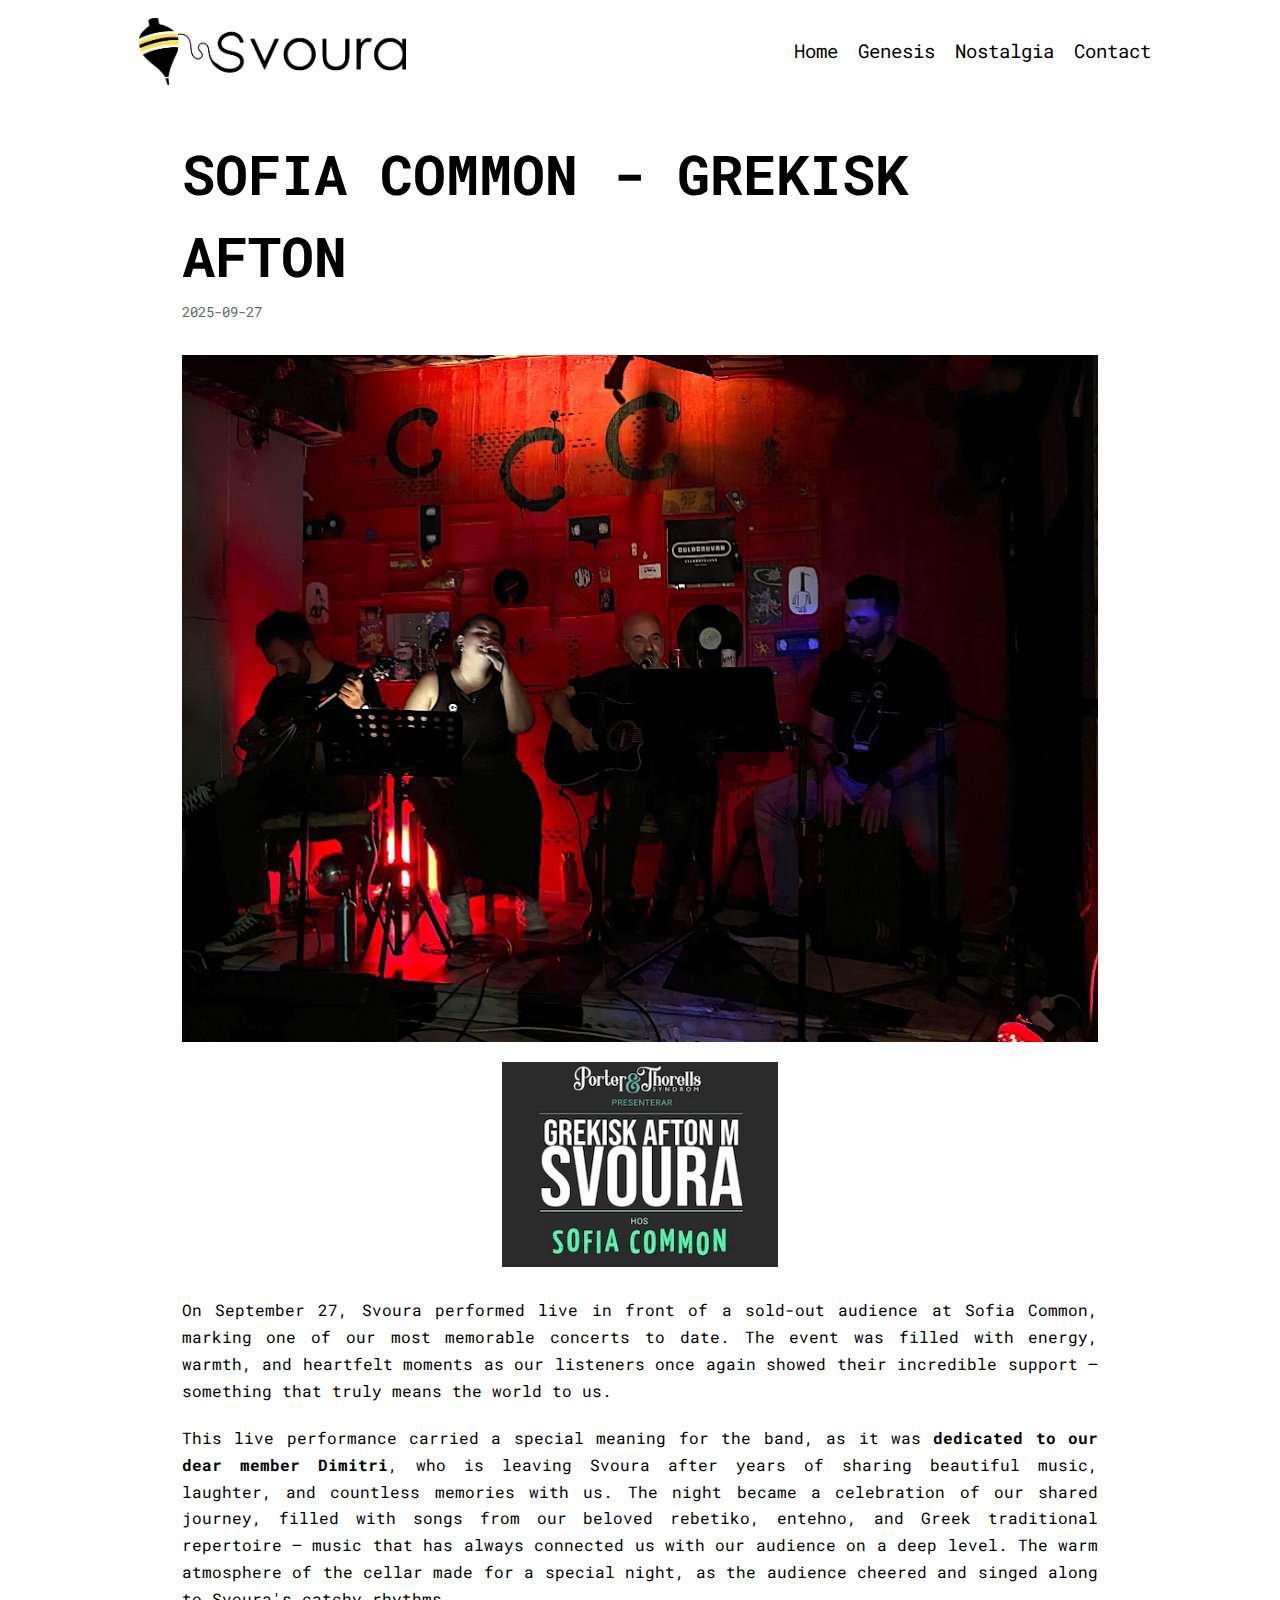
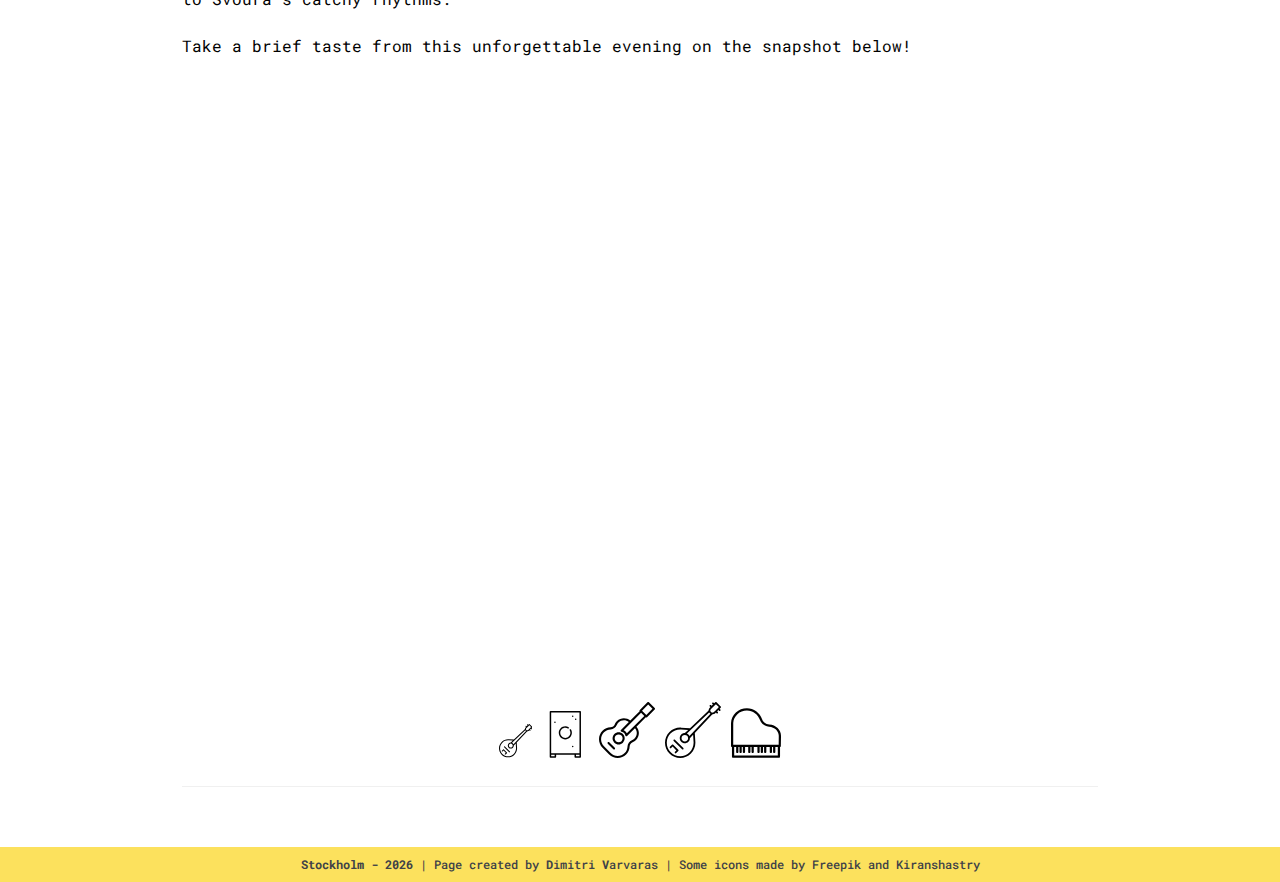
<file: posts/common/index.html>
<!DOCTYPE html>
<html lang="en-US">

<head>
    <meta property="og:image" content="https://svoura.se/images/bandphoto.jpg" />
    <meta charset="UTF-8">
    <meta name="viewport" content="width=device-width, initial-scale=1, minimum-scale=1">
    <link rel="profile" href="http://gmpg.org/xfn/11">
    <title>Sofia Common - Grekisk Afton &#8211; Svoura</title>
    <meta name='robots' content='max-image-preview:large' />
    <link rel='dns-prefetch' href='//fonts.googleapis.com' />
    <link rel="alternate" type="application/rss+xml" title="Svoura &raquo; Feed" href="https://www.svoura.se/feed/" />
    <link rel="alternate" type="application/rss+xml" title="Svoura &raquo; Comments Feed"
        href="https://www.svoura.se/comments/feed/" />
    <script type="text/javascript">
        window._wpemojiSettings = { "baseUrl": "https:\/\/s.w.org\/images\/core\/emoji\/14.0.0\/72x72\/", "ext": ".png", "svgUrl": "https:\/\/s.w.org\/images\/core\/emoji\/14.0.0\/svg\/", "svgExt": ".svg", "source": { "concatemoji": "https:\/\/www.svoura.se\/temporary_svoura\/wp-includes\/js\/wp-emoji-release.min.js?ver=6.3.1" } };
        /*! This file is auto-generated */
        !function (i, n) { var o, s, e; function c(e) { try { var t = { supportTests: e, timestamp: (new Date).valueOf() }; sessionStorage.setItem(o, JSON.stringify(t)) } catch (e) { } } function p(e, t, n) { e.clearRect(0, 0, e.canvas.width, e.canvas.height), e.fillText(t, 0, 0); var t = new Uint32Array(e.getImageData(0, 0, e.canvas.width, e.canvas.height).data), r = (e.clearRect(0, 0, e.canvas.width, e.canvas.height), e.fillText(n, 0, 0), new Uint32Array(e.getImageData(0, 0, e.canvas.width, e.canvas.height).data)); return t.every(function (e, t) { return e === r[t] }) } function u(e, t, n) { switch (t) { case "flag": return n(e, "\ud83c\udff3\ufe0f\u200d\u26a7\ufe0f", "\ud83c\udff3\ufe0f\u200b\u26a7\ufe0f") ? !1 : !n(e, "\ud83c\uddfa\ud83c\uddf3", "\ud83c\uddfa\u200b\ud83c\uddf3") && !n(e, "\ud83c\udff4\udb40\udc67\udb40\udc62\udb40\udc65\udb40\udc6e\udb40\udc67\udb40\udc7f", "\ud83c\udff4\u200b\udb40\udc67\u200b\udb40\udc62\u200b\udb40\udc65\u200b\udb40\udc6e\u200b\udb40\udc67\u200b\udb40\udc7f"); case "emoji": return !n(e, "\ud83e\udef1\ud83c\udffb\u200d\ud83e\udef2\ud83c\udfff", "\ud83e\udef1\ud83c\udffb\u200b\ud83e\udef2\ud83c\udfff") }return !1 } function f(e, t, n) { var r = "undefined" != typeof WorkerGlobalScope && self instanceof WorkerGlobalScope ? new OffscreenCanvas(300, 150) : i.createElement("canvas"), a = r.getContext("2d", { willReadFrequently: !0 }), o = (a.textBaseline = "top", a.font = "600 32px Arial", {}); return e.forEach(function (e) { o[e] = t(a, e, n) }), o } function t(e) { var t = i.createElement("script"); t.src = e, t.defer = !0, i.head.appendChild(t) } "undefined" != typeof Promise && (o = "wpEmojiSettingsSupports", s = ["flag", "emoji"], n.supports = { everything: !0, everythingExceptFlag: !0 }, e = new Promise(function (e) { i.addEventListener("DOMContentLoaded", e, { once: !0 }) }), new Promise(function (t) { var n = function () { try { var e = JSON.parse(sessionStorage.getItem(o)); if ("object" == typeof e && "number" == typeof e.timestamp && (new Date).valueOf() < e.timestamp + 604800 && "object" == typeof e.supportTests) return e.supportTests } catch (e) { } return null }(); if (!n) { if ("undefined" != typeof Worker && "undefined" != typeof OffscreenCanvas && "undefined" != typeof URL && URL.createObjectURL && "undefined" != typeof Blob) try { var e = "postMessage(" + f.toString() + "(" + [JSON.stringify(s), u.toString(), p.toString()].join(",") + "));", r = new Blob([e], { type: "text/javascript" }), a = new Worker(URL.createObjectURL(r), { name: "wpTestEmojiSupports" }); return void (a.onmessage = function (e) { c(n = e.data), a.terminate(), t(n) }) } catch (e) { } c(n = f(s, u, p)) } t(n) }).then(function (e) { for (var t in e) n.supports[t] = e[t], n.supports.everything = n.supports.everything && n.supports[t], "flag" !== t && (n.supports.everythingExceptFlag = n.supports.everythingExceptFlag && n.supports[t]); n.supports.everythingExceptFlag = n.supports.everythingExceptFlag && !n.supports.flag, n.DOMReady = !1, n.readyCallback = function () { n.DOMReady = !0 } }).then(function () { return e }).then(function () { var e; n.supports.everything || (n.readyCallback(), (e = n.source || {}).concatemoji ? t(e.concatemoji) : e.wpemoji && e.twemoji && (t(e.twemoji), t(e.wpemoji))) })) }((window, document), window._wpemojiSettings);
    </script>
    <style type="text/css">
        img.wp-smiley,
        img.emoji {
            display: inline !important;
            border: none !important;
            box-shadow: none !important;
            height: 1em !important;
            width: 1em !important;
            margin: 0 0.07em !important;
            vertical-align: -0.1em !important;
            background: none !important;
            padding: 0 !important;
        }
    </style>
    <link rel='stylesheet' id='wp-block-library-css' href='./css/css-dist-block-library-style.min.css' type='text/css'
        media='all' />
    <style id='classic-theme-styles-inline-css' type='text/css'>
        /*! This file is auto-generated */
        .wp-block-button__link {
            color: #fff;
            background-color: #32373c;
            border-radius: 9999px;
            box-shadow: none;
            text-decoration: none;
            padding: calc(.667em + 2px) calc(1.333em + 2px);
            font-size: 1.125em
        }

        .wp-block-file__button {
            background: #32373c;
            color: #fff;
            text-decoration: none
        }
    </style>
    <style id='global-styles-inline-css' type='text/css'>
        body {
            --wp--preset--color--black: #000000;
            --wp--preset--color--cyan-bluish-gray: #abb8c3;
            --wp--preset--color--white: #ffffff;
            --wp--preset--color--pale-pink: #f78da7;
            --wp--preset--color--vivid-red: #cf2e2e;
            --wp--preset--color--luminous-vivid-orange: #ff6900;
            --wp--preset--color--luminous-vivid-amber: #fcb900;
            --wp--preset--color--light-green-cyan: #7bdcb5;
            --wp--preset--color--vivid-green-cyan: #00d084;
            --wp--preset--color--pale-cyan-blue: #8ed1fc;
            --wp--preset--color--vivid-cyan-blue: #0693e3;
            --wp--preset--color--vivid-purple: #9b51e0;
            --wp--preset--color--neve-button-color: #ffe179;
            --wp--preset--color--neve-text-color: #010101;
            --wp--preset--gradient--vivid-cyan-blue-to-vivid-purple: linear-gradient(135deg, rgba(6, 147, 227, 1) 0%, rgb(155, 81, 224) 100%);
            --wp--preset--gradient--light-green-cyan-to-vivid-green-cyan: linear-gradient(135deg, rgb(122, 220, 180) 0%, rgb(0, 208, 130) 100%);
            --wp--preset--gradient--luminous-vivid-amber-to-luminous-vivid-orange: linear-gradient(135deg, rgba(252, 185, 0, 1) 0%, rgba(255, 105, 0, 1) 100%);
            --wp--preset--gradient--luminous-vivid-orange-to-vivid-red: linear-gradient(135deg, rgba(255, 105, 0, 1) 0%, rgb(207, 46, 46) 100%);
            --wp--preset--gradient--very-light-gray-to-cyan-bluish-gray: linear-gradient(135deg, rgb(238, 238, 238) 0%, rgb(169, 184, 195) 100%);
            --wp--preset--gradient--cool-to-warm-spectrum: linear-gradient(135deg, rgb(74, 234, 220) 0%, rgb(151, 120, 209) 20%, rgb(207, 42, 186) 40%, rgb(238, 44, 130) 60%, rgb(251, 105, 98) 80%, rgb(254, 248, 76) 100%);
            --wp--preset--gradient--blush-light-purple: linear-gradient(135deg, rgb(255, 206, 236) 0%, rgb(152, 150, 240) 100%);
            --wp--preset--gradient--blush-bordeaux: linear-gradient(135deg, rgb(254, 205, 165) 0%, rgb(254, 45, 45) 50%, rgb(107, 0, 62) 100%);
            --wp--preset--gradient--luminous-dusk: linear-gradient(135deg, rgb(255, 203, 112) 0%, rgb(199, 81, 192) 50%, rgb(65, 88, 208) 100%);
            --wp--preset--gradient--pale-ocean: linear-gradient(135deg, rgb(255, 245, 203) 0%, rgb(182, 227, 212) 50%, rgb(51, 167, 181) 100%);
            --wp--preset--gradient--electric-grass: linear-gradient(135deg, rgb(202, 248, 128) 0%, rgb(113, 206, 126) 100%);
            --wp--preset--gradient--midnight: linear-gradient(135deg, rgb(2, 3, 129) 0%, rgb(40, 116, 252) 100%);
            --wp--preset--font-size--small: 13px;
            --wp--preset--font-size--medium: 20px;
            --wp--preset--font-size--large: 36px;
            --wp--preset--font-size--x-large: 42px;
            --wp--preset--spacing--20: 0.44rem;
            --wp--preset--spacing--30: 0.67rem;
            --wp--preset--spacing--40: 1rem;
            --wp--preset--spacing--50: 1.5rem;
            --wp--preset--spacing--60: 2.25rem;
            --wp--preset--spacing--70: 3.38rem;
            --wp--preset--spacing--80: 5.06rem;
            --wp--preset--shadow--natural: 6px 6px 9px rgba(0, 0, 0, 0.2);
            --wp--preset--shadow--deep: 12px 12px 50px rgba(0, 0, 0, 0.4);
            --wp--preset--shadow--sharp: 6px 6px 0px rgba(0, 0, 0, 0.2);
            --wp--preset--shadow--outlined: 6px 6px 0px -3px rgba(255, 255, 255, 1), 6px 6px rgba(0, 0, 0, 1);
            --wp--preset--shadow--crisp: 6px 6px 0px rgba(0, 0, 0, 1);
        }

        :where(.is-layout-flex) {
            gap: 0.5em;
        }

        :where(.is-layout-grid) {
            gap: 0.5em;
        }

        body .is-layout-flow>.alignleft {
            float: left;
            margin-inline-start: 0;
            margin-inline-end: 2em;
        }

        body .is-layout-flow>.alignright {
            float: right;
            margin-inline-start: 2em;
            margin-inline-end: 0;
        }

        body .is-layout-flow>.aligncenter {
            margin-left: auto !important;
            margin-right: auto !important;
        }

        body .is-layout-constrained>.alignleft {
            float: left;
            margin-inline-start: 0;
            margin-inline-end: 2em;
        }

        body .is-layout-constrained>.alignright {
            float: right;
            margin-inline-start: 2em;
            margin-inline-end: 0;
        }

        body .is-layout-constrained>.aligncenter {
            margin-left: auto !important;
            margin-right: auto !important;
        }

        body .is-layout-constrained> :where(:not(.alignleft):not(.alignright):not(.alignfull)) {
            max-width: var(--wp--style--global--content-size);
            margin-left: auto !important;
            margin-right: auto !important;
        }

        body .is-layout-constrained>.alignwide {
            max-width: var(--wp--style--global--wide-size);
        }

        body .is-layout-flex {
            display: flex;
        }

        body .is-layout-flex {
            flex-wrap: wrap;
            align-items: center;
        }

        body .is-layout-flex>* {
            margin: 0;
        }

        body .is-layout-grid {
            display: grid;
        }

        body .is-layout-grid>* {
            margin: 0;
        }

        :where(.wp-block-columns.is-layout-flex) {
            gap: 2em;
        }

        :where(.wp-block-columns.is-layout-grid) {
            gap: 2em;
        }

        :where(.wp-block-post-template.is-layout-flex) {
            gap: 1.25em;
        }

        :where(.wp-block-post-template.is-layout-grid) {
            gap: 1.25em;
        }

        .has-black-color {
            color: var(--wp--preset--color--black) !important;
        }

        .has-cyan-bluish-gray-color {
            color: var(--wp--preset--color--cyan-bluish-gray) !important;
        }

        .has-white-color {
            color: var(--wp--preset--color--white) !important;
        }

        .has-pale-pink-color {
            color: var(--wp--preset--color--pale-pink) !important;
        }

        .has-vivid-red-color {
            color: var(--wp--preset--color--vivid-red) !important;
        }

        .has-luminous-vivid-orange-color {
            color: var(--wp--preset--color--luminous-vivid-orange) !important;
        }

        .has-luminous-vivid-amber-color {
            color: var(--wp--preset--color--luminous-vivid-amber) !important;
        }

        .has-light-green-cyan-color {
            color: var(--wp--preset--color--light-green-cyan) !important;
        }

        .has-vivid-green-cyan-color {
            color: var(--wp--preset--color--vivid-green-cyan) !important;
        }

        .has-pale-cyan-blue-color {
            color: var(--wp--preset--color--pale-cyan-blue) !important;
        }

        .has-vivid-cyan-blue-color {
            color: var(--wp--preset--color--vivid-cyan-blue) !important;
        }

        .has-vivid-purple-color {
            color: var(--wp--preset--color--vivid-purple) !important;
        }

        .has-black-background-color {
            background-color: var(--wp--preset--color--black) !important;
        }

        .has-cyan-bluish-gray-background-color {
            background-color: var(--wp--preset--color--cyan-bluish-gray) !important;
        }

        .has-white-background-color {
            background-color: var(--wp--preset--color--white) !important;
        }

        .has-pale-pink-background-color {
            background-color: var(--wp--preset--color--pale-pink) !important;
        }

        .has-vivid-red-background-color {
            background-color: var(--wp--preset--color--vivid-red) !important;
        }

        .has-luminous-vivid-orange-background-color {
            background-color: var(--wp--preset--color--luminous-vivid-orange) !important;
        }

        .has-luminous-vivid-amber-background-color {
            background-color: var(--wp--preset--color--luminous-vivid-amber) !important;
        }

        .has-light-green-cyan-background-color {
            background-color: var(--wp--preset--color--light-green-cyan) !important;
        }

        .has-vivid-green-cyan-background-color {
            background-color: var(--wp--preset--color--vivid-green-cyan) !important;
        }

        .has-pale-cyan-blue-background-color {
            background-color: var(--wp--preset--color--pale-cyan-blue) !important;
        }

        .has-vivid-cyan-blue-background-color {
            background-color: var(--wp--preset--color--vivid-cyan-blue) !important;
        }

        .has-vivid-purple-background-color {
            background-color: var(--wp--preset--color--vivid-purple) !important;
        }

        .has-black-border-color {
            border-color: var(--wp--preset--color--black) !important;
        }

        .has-cyan-bluish-gray-border-color {
            border-color: var(--wp--preset--color--cyan-bluish-gray) !important;
        }

        .has-white-border-color {
            border-color: var(--wp--preset--color--white) !important;
        }

        .has-pale-pink-border-color {
            border-color: var(--wp--preset--color--pale-pink) !important;
        }

        .has-vivid-red-border-color {
            border-color: var(--wp--preset--color--vivid-red) !important;
        }

        .has-luminous-vivid-orange-border-color {
            border-color: var(--wp--preset--color--luminous-vivid-orange) !important;
        }

        .has-luminous-vivid-amber-border-color {
            border-color: var(--wp--preset--color--luminous-vivid-amber) !important;
        }

        .has-light-green-cyan-border-color {
            border-color: var(--wp--preset--color--light-green-cyan) !important;
        }

        .has-vivid-green-cyan-border-color {
            border-color: var(--wp--preset--color--vivid-green-cyan) !important;
        }

        .has-pale-cyan-blue-border-color {
            border-color: var(--wp--preset--color--pale-cyan-blue) !important;
        }

        .has-vivid-cyan-blue-border-color {
            border-color: var(--wp--preset--color--vivid-cyan-blue) !important;
        }

        .has-vivid-purple-border-color {
            border-color: var(--wp--preset--color--vivid-purple) !important;
        }

        .has-vivid-cyan-blue-to-vivid-purple-gradient-background {
            background: var(--wp--preset--gradient--vivid-cyan-blue-to-vivid-purple) !important;
        }

        .has-light-green-cyan-to-vivid-green-cyan-gradient-background {
            background: var(--wp--preset--gradient--light-green-cyan-to-vivid-green-cyan) !important;
        }

        .has-luminous-vivid-amber-to-luminous-vivid-orange-gradient-background {
            background: var(--wp--preset--gradient--luminous-vivid-amber-to-luminous-vivid-orange) !important;
        }

        .has-luminous-vivid-orange-to-vivid-red-gradient-background {
            background: var(--wp--preset--gradient--luminous-vivid-orange-to-vivid-red) !important;
        }

        .has-very-light-gray-to-cyan-bluish-gray-gradient-background {
            background: var(--wp--preset--gradient--very-light-gray-to-cyan-bluish-gray) !important;
        }

        .has-cool-to-warm-spectrum-gradient-background {
            background: var(--wp--preset--gradient--cool-to-warm-spectrum) !important;
        }

        .has-blush-light-purple-gradient-background {
            background: var(--wp--preset--gradient--blush-light-purple) !important;
        }

        .has-blush-bordeaux-gradient-background {
            background: var(--wp--preset--gradient--blush-bordeaux) !important;
        }

        .has-luminous-dusk-gradient-background {
            background: var(--wp--preset--gradient--luminous-dusk) !important;
        }

        .has-pale-ocean-gradient-background {
            background: var(--wp--preset--gradient--pale-ocean) !important;
        }

        .has-electric-grass-gradient-background {
            background: var(--wp--preset--gradient--electric-grass) !important;
        }

        .has-midnight-gradient-background {
            background: var(--wp--preset--gradient--midnight) !important;
        }

        .has-small-font-size {
            font-size: var(--wp--preset--font-size--small) !important;
        }

        .has-medium-font-size {
            font-size: var(--wp--preset--font-size--medium) !important;
        }

        .has-large-font-size {
            font-size: var(--wp--preset--font-size--large) !important;
        }

        .has-x-large-font-size {
            font-size: var(--wp--preset--font-size--x-large) !important;
        }

        .wp-block-navigation a:where(:not(.wp-element-button)) {
            color: inherit;
        }

        :where(.wp-block-post-template.is-layout-flex) {
            gap: 1.25em;
        }

        :where(.wp-block-post-template.is-layout-grid) {
            gap: 1.25em;
        }

        :where(.wp-block-columns.is-layout-flex) {
            gap: 2em;
        }

        :where(.wp-block-columns.is-layout-grid) {
            gap: 2em;
        }

        .wp-block-pullquote {
            font-size: 1.5em;
            line-height: 1.6;
        }
    </style>
    <link rel='stylesheet' id='neve-style-css' href='./css/themes-neve-style.min.css' type='text/css' media='all' />
    <style id='neve-style-inline-css' type='text/css'>
        body,
        .site-title {
            font-size: 15px;
        }

        body,
        .site-title {
            font-family: "Roboto Mono";
            font-weight: 400;
        }

        h1:not(.site-title),
        .single h1.entry-title {
            font-size: 30px;
        }

        h1:not(.site-title),
        .single h1.entry-title {
            font-weight: 900;
        }

        h1:not(.site-title),
        .single h1.entry-title {
            text-transform: uppercase;
        }

        h1:not(.site-title),
        .single h1.entry-title {
            line-height: 1.6;
        }

        h2 {
            font-size: 25px;
        }

        h2 {
            font-weight: 900;
        }

        h2 {
            text-transform: uppercase;
        }

        h2 {
            line-height: 1.6;
        }

        h3 {
            font-size: 18px;
        }

        h3 {
            font-weight: 900;
        }

        h3 {
            text-transform: uppercase;
        }

        h3 {
            line-height: 1.6;
        }

        h4 {
            font-size: 16px;
        }

        h4 {
            font-weight: 900;
        }

        h4 {
            text-transform: uppercase;
        }

        h4 {
            line-height: 1.6;
        }

        h5 {
            font-size: 14px;
        }

        h5 {
            font-weight: 900;
        }

        h5 {
            text-transform: uppercase;
        }

        h5 {
            line-height: 1.6;
        }

        h6 {
            font-size: 12px;
        }

        h6 {
            font-weight: 900;
        }

        h6 {
            text-transform: uppercase;
        }

        h6 {
            line-height: 1.6;
        }

        h1,
        .single h1.entry-title,
        h2,
        h3,
        h4,
        h5,
        h6 {
            font-family: "Roboto Mono";
        }

        .container {
            max-width: 748px;
        }

        a {
            color: #000000;
        }

        .nv-loader {
            border-color: #000000;
        }

        a:hover,
        a:focus {
            color: #000000;
        }

        body,
        .entry-title a,
        .entry-title a:hover,
        .entry-title a:focus {
            color: #010101;
        }

        .has-white-background-color {
            background-color: #ffffff !important;
        }

        .has-white-color {
            color: #ffffff !important;
        }

        .has-black-background-color {
            background-color: #000000 !important;
        }

        .has-black-color {
            color: #000000 !important;
        }

        .has-neve-button-color-background-color {
            background-color: #ffe179 !important;
        }

        .has-neve-button-color-color {
            color: #ffe179 !important;
        }

        .has-neve-link-color-background-color {
            background-color: #000000 !important;
        }

        .has-neve-link-color-color {
            color: #000000 !important;
        }

        .has-neve-link-hover-color-background-color {
            background-color: #000000 !important;
        }

        .has-neve-link-hover-color-color {
            color: #000000 !important;
        }

        .has-neve-text-color-background-color {
            background-color: #010101 !important;
        }

        .has-neve-text-color-color {
            color: #010101 !important;
        }

        .nv-tags-list a {
            color: #ffe179;
        }

        .nv-tags-list a {
            border-color: #ffe179;
        }

        .button.button-primary,
        button,
        input[type=button],
        .btn,
        input[type="submit"],
        /* Buttons in navigation */
        ul[id^="nv-primary-navigation"] li.button.button-primary>a,
        .menu li.button.button-primary>a {
            background-color: #ffe179;
        }

        .button.button-primary,
        button,
        input[type=button],
        .btn,
        input[type="submit"],
        /* Buttons in navigation */
        ul[id^="nv-primary-navigation"] li.button.button-primary>a,
        .menu li.button.button-primary>a {
            color: #010101;
        }

        .nv-tags-list a:hover {
            border-color: #010101;
        }

        .button.button-primary:hover,
        .nv-tags-list a:hover,
        ul[id^="nv-primary-navigation"] li.button.button-primary>a:hover,
        .menu li.button.button-primary>a:hover {
            background-color: #010101;
        }

        .button.button-primary:hover,
        .nv-tags-list a:hover,
        ul[id^="nv-primary-navigation"] li.button.button-primary>a:hover,
        .menu li.button.button-primary>a:hover {
            color: #ffffff;
        }

        .button.button-primary,
        button,
        input[type=button],
        .btn,
        input[type="submit"]:not(.search-submit),
        /* Buttons in navigation */
        ul[id^="nv-primary-navigation"] li.button.button-primary>a,
        .menu li.button.button-primary>a {
            border-radius: 3px;
        }

        .button.button-secondary,
        #comments input[type="submit"],
        .cart-off-canvas .button.nv-close-cart-sidebar {
            color: #010101;
        }

        .button.button-secondary,
        #comments input[type="submit"],
        .cart-off-canvas .button.nv-close-cart-sidebar {
            border-color: #010101;
        }

        .button.button-secondary:hover,
        #comments input[type="submit"]:hover {
            color: #010101;
        }

        .button.button-secondary:hover,
        #comments input[type="submit"]:hover {
            border-color: #010101;
        }

        .button.button-secondary,
        #comments input[type="submit"] {
            border-radius: 3px;
        }

        .button.button-secondary,
        #comments input[type="submit"] {
            border: 1px solid;
            border-style: solid;
            border-top-width: 1px;
            border-right-width: 1px;
            border-bottom-width: 1px;
            border-left-width: 1px;
        }

        @media(min-width: 576px) {

            body,
            .site-title {
                font-size: 16px;
            }

            h1:not(.site-title),
            .single h1.entry-title {
                font-size: 40px;
            }

            h1:not(.site-title),
            .single h1.entry-title {
                line-height: 1.6;
            }

            h2 {
                font-size: 30px;
            }

            h2 {
                line-height: 1.6;
            }

            h3 {
                font-size: 20px;
            }

            h3 {
                line-height: 1.6;
            }

            h4 {
                font-size: 16px;
            }

            h4 {
                line-height: 1.6;
            }

            h5 {
                font-size: 14px;
            }

            h5 {
                line-height: 1.6;
            }

            h6 {
                font-size: 12px;
            }

            h6 {
                line-height: 1.6;
            }

            .container {
                max-width: 992px;
            }
        }

        @media(min-width: 960px) {

            body,
            .site-title {
                font-size: 16px;
            }

            h1:not(.site-title),
            .single h1.entry-title {
                font-size: 55px;
            }

            h1:not(.site-title),
            .single h1.entry-title {
                line-height: 1.5;
            }

            h2 {
                font-size: 35px;
            }

            h2 {
                line-height: 1.5;
            }

            h3 {
                font-size: 20px;
            }

            h3 {
                line-height: 1.5;
            }

            h4 {
                font-size: 16px;
            }

            h4 {
                line-height: 1.5;
            }

            h5 {
                font-size: 14px;
            }

            h5 {
                line-height: 1.5;
            }

            h6 {
                font-size: 12px;
            }

            h6 {
                line-height: 1.5;
            }

            .container {
                max-width: 1052px;
            }

            #content .container .col,
            #content .container-fluid .col {
                max-width: 90%;
            }

            .nv-sidebar-wrap,
            .nv-sidebar-wrap.shop-sidebar {
                max-width: 10%;
            }

            .caret-wrap {
                border-color: transparent;
            }
        }

        @media (max-width: 576px) {
            .header-main-inner {
                height: auto;
            }

            .builder-item--logo .site-logo img {
                max-width: 200px;
            }

            .builder-item--logo .site-logo {
                padding-top: 10px;
                padding-right: 0px;
                padding-bottom: 10px;
                padding-left: 0px;
            }

            .builder-item--logo {
                margin-top: 0px;
                margin-right: 0px;
                margin-bottom: 0px;
                margin-left: 0px;
            }

            .builder-item--nav-icon .navbar-toggle {
                padding-top: 17px;
                padding-right: 17px;
                padding-bottom: 17px;
                padding-left: 17px;
            }

            .builder-item--nav-icon {
                margin-top: 0px;
                margin-right: 0px;
                margin-bottom: 0px;
                margin-left: 0px;
            }

            .builder-item--primary-menu li>a {
                font-size: 1.3em;
                line-height: 1.6em;
                letter-spacing: 0px;
            }

            .builder-item--primary-menu li>a svg {
                height: 1.3em;
                width: 1.3em;
            }

            .builder-item--primary-menu {
                padding-top: 0px;
                padding-right: 0px;
                padding-bottom: 0px;
                padding-left: 0px;
                margin-top: 0px;
                margin-right: 0px;
                margin-bottom: 0px;
                margin-left: 0px;
            }

            .builder-item--footer_copyright {
                font-size: 1em;
                line-height: 1.6;
                letter-spacing: 0px;
                padding-top: 0px;
                padding-right: 0px;
                padding-bottom: 0px;
                padding-left: 0px;
                margin-top: 0px;
                margin-right: 0px;
                margin-bottom: 0px;
                margin-left: 0px;
            }

            .builder-item--footer_copyright svg {
                height: 1em;
                width: 1em;
            }
        }

        @media (min-width: 576px) {
            .header-main-inner {
                height: auto;
            }

            .builder-item--logo .site-logo img {
                max-width: 107px;
            }

            .builder-item--logo .site-logo {
                padding-top: 10px;
                padding-right: 0px;
                padding-bottom: 10px;
                padding-left: 0px;
            }

            .builder-item--logo {
                margin-top: 0px;
                margin-right: 0px;
                margin-bottom: 0px;
                margin-left: 0px;
            }

            .builder-item--nav-icon .navbar-toggle {
                padding-top: 10px;
                padding-right: 15px;
                padding-bottom: 10px;
                padding-left: 15px;
            }

            .builder-item--nav-icon {
                margin-top: 0px;
                margin-right: 0px;
                margin-bottom: 0px;
                margin-left: 0px;
            }

            .builder-item--primary-menu li>a {
                font-size: 1.2em;
                line-height: 1.6em;
                letter-spacing: 0px;
            }

            .builder-item--primary-menu li>a svg {
                height: 1.2em;
                width: 1.2em;
            }

            .builder-item--primary-menu {
                padding-top: 0px;
                padding-right: 0px;
                padding-bottom: 0px;
                padding-left: 0px;
                margin-top: 0px;
                margin-right: 0px;
                margin-bottom: 0px;
                margin-left: 0px;
            }

            .builder-item--footer_copyright {
                font-size: 1em;
                line-height: 1.6;
                letter-spacing: 0px;
                padding-top: 0px;
                padding-right: 0px;
                padding-bottom: 0px;
                padding-left: 0px;
                margin-top: 0px;
                margin-right: 0px;
                margin-bottom: 0px;
                margin-left: 0px;
            }

            .builder-item--footer_copyright svg {
                height: 1em;
                width: 1em;
            }
        }

        @media (min-width: 961px) {
            .header-main-inner {
                height: auto;
            }

            .builder-item--logo .site-logo img {
                max-width: 267px;
            }

            .builder-item--logo .site-logo {
                padding-top: 010px;
                padding-right: 0px;
                padding-bottom: 010px;
                padding-left: 10px;
            }

            .builder-item--logo {
                margin-top: 0px;
                margin-right: 0px;
                margin-bottom: 0px;
                margin-left: 0px;
            }

            .builder-item--nav-icon .navbar-toggle {
                padding-top: 10px;
                padding-right: 15px;
                padding-bottom: 0px;
                padding-left: 15px;
            }

            .builder-item--nav-icon {
                margin-top: 0px;
                margin-right: 0px;
                margin-bottom: 0px;
                margin-left: 0px;
            }

            .builder-item--primary-menu li>a {
                font-size: 1.2em;
                line-height: 1.6em;
                letter-spacing: 0px;
            }

            .builder-item--primary-menu li>a svg {
                height: 1.2em;
                width: 1.2em;
            }

            .builder-item--primary-menu {
                padding-top: 0px;
                padding-right: 0px;
                padding-bottom: 0px;
                padding-left: 0px;
                margin-top: 0px;
                margin-right: 0px;
                margin-bottom: 0px;
                margin-left: 0px;
            }

            .builder-item--footer_copyright {
                font-size: 1em;
                line-height: 1.6;
                letter-spacing: 0px;
                padding-top: 0px;
                padding-right: 0px;
                padding-bottom: 0px;
                padding-left: 0px;
                margin-top: 0px;
                margin-right: 0px;
                margin-bottom: 0px;
                margin-left: 0px;
            }

            .builder-item--footer_copyright svg {
                height: 1em;
                width: 1em;
            }
        }

        .hfg_header .header-main-inner,
        .hfg_header .header-main-inner.dark-mode,
        .hfg_header .header-main-inner.light-mode {}

        .hfg_header .header-menu-sidebar .header-menu-sidebar-bg,
        .hfg_header .header-menu-sidebar .header-menu-sidebar-bg.dark-mode,
        .hfg_header .header-menu-sidebar .header-menu-sidebar-bg.light-mode {}

        .builder-item--nav-icon .navbar-toggle {
            border-top-left-radius: 03px;
            border-top-right-radius: 03px;
            border-bottom-left-radius: 03px;
            border-bottom-right-radius: 03px;
            border-style: solid;
            border-top-width: 02px;
            border-right-width: 02px;
            border-bottom-width: 02px;
            border-left-width: 02px;
        }

        .header-menu-sidebar .close-sidebar-panel .navbar-toggle {
            border-top-left-radius: 03px;
            border-top-right-radius: 03px;
            border-bottom-right-radius: 03px;
            border-bottom-left-radius: 03px;
        }

        .builder-item--primary-menu .nav-menu-primary>.primary-menu-ul li:not(.woocommerce-mini-cart-item)>a {
            color: #010101;
        }

        .builder-item--primary-menu .nav-menu-primary>.primary-menu-ul li>.amp-caret-wrap svg {
            fill: #010101;
        }

        .builder-item--primary-menu .nav-menu-primary>.primary-menu-ul li:not(.woocommerce-mini-cart-item)>a:after {
            background-color: #010101;
        }

        .builder-item--primary-menu .nav-menu-primary>.primary-menu-ul li:not(.woocommerce-mini-cart-item):hover>a {
            color: #010101;
        }

        .builder-item--primary-menu .nav-menu-primary>.primary-menu-ul li:hover>.amp-caret-wrap svg {
            fill: #010101;
        }

        .builder-item--primary-menu .nav-menu-primary>.primary-menu-ul li.current-menu-item>a {
            color: #010101;
        }

        .builder-item--primary-menu .nav-menu-primary>.primary-menu-ul li.current-menu-item>.amp-caret-wrap svg {
            fill: #010101;
        }

        @media (min-width: 961px) {
            .header--row .hfg-item-right .builder-item--primary-menu .primary-menu-ul>li:not(:first-child) {
                margin-left: 20px;
            }

            .header--row .hfg-item-center .builder-item--primary-menu .primary-menu-ul>li:not(:last-child),
            .header--row .hfg-item-left .builder-item--primary-menu .primary-menu-ul>li:not(:last-child) {
                margin-right: 20px;
            }

            .builder-item--primary-menu .style-full-height .primary-menu-ul>li:not(.menu-item-nav-search):not(.menu-item-nav-cart)>a:after {
                left: -10px;
                right: -10px;
            }

            .builder-item--primary-menu .style-full-height .primary-menu-ul:not(#nv-primary-navigation-sidebar)>li:not(.menu-item-nav-search):not(.menu-item-nav-cart):hover>a:after {
                width: calc(100% + 20px) !important;
                ;
            }
        }

        .builder-item--primary-menu .primary-menu-ul>li>a {
            height: 25px;
        }

        .builder-item--primary-menu li>a {
            font-family: Roboto Mono;
            font-weight: 400;
            text-transform: none;
        }

        .footer-bottom-inner,
        .footer-bottom-inner.dark-mode,
        .footer-bottom-inner.light-mode {
            background-color: #fce15d;
        }

        .builder-item--footer_copyright {
            font-weight: 500;
            text-transform: none;
        }
    </style>
    <link rel='stylesheet' id='neve-google-font-roboto-mono-css'
        href='//fonts.googleapis.com/css?family=Roboto+Mono%3A400%2C900&#038;ver=6.3.1' type='text/css' media='all' />
    <script>
        /* <![CDATA[ */
        var rcewpp = {
            "ajax_url": "https://www.svoura.se/temporary_svoura/wp-admin/admin-ajax.php",
            "nonce": "42236ec911",
            "home_url": "https://www.svoura.se/",
            "settings_icon": 'https://www.svoura.se/temporary_svoura/wp-content/plugins/export-wp-page-to-static-html/admin/images/settings.png',
            "settings_hover_icon": 'https://www.svoura.se/temporary_svoura/wp-content/plugins/export-wp-page-to-static-html/admin/images/settings_hover.png'
        };
        /* ]]\> */
    </script>
    <link rel="https://api.w.org/" href="https://www.svoura.se/wp-json/" />
    <link rel="alternate" type="application/json" href="https://www.svoura.se/wp-json/wp/v2/posts/930" />
    <link rel="EditURI" type="application/rsd+xml" title="RSD"
        href="https://www.svoura.se/temporary_svoura/xmlrpc.php?rsd" />
    <meta name="generator" content="WordPress 6.3.1" />
    <link rel="canonical" href="https://svoura.se/posts/kallarbyn/" />
    <link rel='shortlink' href='https://www.svoura.se/?p=930' />
    <link rel="alternate" type="application/json+oembed"
        href="https://www.svoura.se/wp-json/oembed/1.0/embed?url=https%3A%2F%2Fwww.svoura.se%2Fposts%2Fkallarbyn" />
    <link rel="alternate" type="text/xml+oembed"
        href="https://www.svoura.se/wp-json/oembed/1.0/embed?url=https%3A%2F%2Fwww.svoura.se%2Fposts%2Fkallarbyn%2F&#038;format=xml" />
    <!-- Enter your scripts here -->
    <style type="text/css">
        .recentcomments a {
            display: inline !important;
            padding: 0 !important;
            margin: 0 !important;
        }
    </style>
    <link rel="icon" href="./images/cropped-cropped-svoura-v2-bitmap-32x32.png" sizes="32x32" />
    <link rel="icon" href="./images/cropped-cropped-svoura-v2-bitmap-192x192.png" sizes="192x192" />
    <link rel="apple-touch-icon" href="./images/cropped-cropped-svoura-v2-bitmap-180x180.png" />
    <meta name="msapplication-TileImage"
        content="https://www.svoura.se/temporary_svoura/wp-content/uploads/2022/03/cropped-cropped-svoura-v2-bitmap-270x270.png" />
</head>

<body
    class="post-template-default single single-post postid-930 single-format-standard wp-custom-logo nv-sidebar-full-width menu_sidebar_slide_left elementor-default elementor-kit-81"
    id="neve_body">
    <div class="wrapper">
        <header class="header" role="banner"> <a class="neve-skip-link show-on-focus" href="#content" tabindex="0"> Skip
                to content </a>
            <div id="header-grid" class="hfg_header site-header">
                <nav class="header--row header-main hide-on-mobile hide-on-tablet layout-full-contained nv-navbar header--row"
                    data-row-id="main" data-show-on="desktop">
                    <div class="header--row-inner header-main-inner light-mode">
                        <div class="container">
                            <div class="row row--wrapper" data-section="hfg_header_layout_main">
                                <div class="builder-item hfg-item-first col-4 col-md-4 col-sm-4 hfg-item-left">
                                    <div class="item--inner builder-item--logo" data-section="title_tagline"
                                        data-item-id="logo">
                                        <div class="site-logo"> <a class="brand" href="../../index.html" title="Svoura"
                                                aria-label="Svoura"><img
                                                    src="./images/uploads-2020-07-cropped-svoura-v2-central-v2.png"
                                                    alt=""></a></div>
                                    </div>
                                </div>
                                <div class="builder-item hfg-item-last col-8 col-md-8 col-sm-8 hfg-item-right">
                                    <div class="item--inner builder-item--primary-menu has_menu"
                                        data-section="header_menu_primary" data-item-id="primary-menu">
                                        <div class="nv-nav-wrap">
                                            <div role="navigation" class="style-border-bottom nav-menu-primary"
                                                aria-label="Primary Menu">
                                                <ul id="nv-primary-navigation-main" class="primary-menu-ul">
                                                    <li id="menu-item-76"
                                                        class="menu-item menu-item-type-post_type menu-item-object-page menu-item-home menu-item-76">
                                                        <a href="../../index.html">Home</a></li>
                                                    <li id="menu-item-75"
                                                        class="menu-item menu-item-type-post_type menu-item-object-page menu-item-75">
                                                        <a href="../../our-story.html">Genesis</a></li>
                                                    <li id="menu-item-390"
                                                        class="menu-item menu-item-type-post_type menu-item-object-page menu-item-390">
                                                        <a href="../../news.html">Nostalgia</a></li>
                                                    <li id="menu-item-72"
                                                        class="menu-item menu-item-type-post_type menu-item-object-page menu-item-72">
                                                        <a href="../../contact-us.html">Contact</a></li>
                                                </ul>
                                            </div>
                                        </div>
                                    </div>
                                </div>
                            </div>
                        </div>
                    </div>
                </nav>
                <nav class="header--row header-main hide-on-desktop layout-full-contained nv-navbar header--row"
                    data-row-id="main" data-show-on="mobile">
                    <div class="header--row-inner header-main-inner light-mode">
                        <div class="container">
                            <div class="row row--wrapper" data-section="hfg_header_layout_main">
                                <div class="builder-item hfg-item-first col-8 col-md-8 col-sm-8 hfg-item-left">
                                    <div class="item--inner builder-item--logo" data-section="title_tagline"
                                        data-item-id="logo">
                                        <div class="site-logo"> <a class="brand" href="../../index.html" title="Svoura"
                                                aria-label="Svoura"><img
                                                    src="./images/uploads-2020-07-cropped-svoura-v2-central-v2.png"
                                                    alt=""></a></div>
                                    </div>
                                </div>
                                <div class="builder-item hfg-item-last col-4 col-md-4 col-sm-4 hfg-item-right">
                                    <div class="item--inner builder-item--nav-icon" data-section="header_menu_icon"
                                        data-item-id="nav-icon">
                                        <div class="menu-mobile-toggle item-button navbar-toggle-wrapper"> <button
                                                class="navbar-toggle" aria-label=" 			Navigation Menu			">
                                                <div class="bars"> <span class="icon-bar"></span> <span
                                                        class="icon-bar"></span> <span class="icon-bar"></span> </div>
                                                <span class="screen-reader-text">Toggle Navigation</span>
                                            </button> </div> <!--.navbar-toggle-wrapper-->
                                    </div>
                                </div>
                            </div>
                        </div>
                    </div>
                </nav>
                <div id="header-menu-sidebar" class="header-menu-sidebar menu-sidebar-panel light-mode slide_left">
                    <div id="header-menu-sidebar-bg" class="header-menu-sidebar-bg">
                        <div class="close-sidebar-panel navbar-toggle-wrapper"> <button class="navbar-toggle active"
                                aria-label=" 				Navigation Menu				">
                                <div class="bars"> <span class="icon-bar"></span> <span class="icon-bar"></span> <span
                                        class="icon-bar"></span> </div> <span class="screen-reader-text"> Toggle
                                    Navigation </span>
                            </button> </div>
                        <div id="header-menu-sidebar-inner" class="header-menu-sidebar-inner">
                            <div
                                class="builder-item hfg-item-last hfg-item-first col-12 col-md-12 col-sm-12 hfg-item-right">
                                <div class="item--inner builder-item--primary-menu has_menu"
                                    data-section="header_menu_primary" data-item-id="primary-menu">
                                    <div class="nv-nav-wrap">
                                        <div role="navigation" class="style-border-bottom nav-menu-primary"
                                            aria-label="Primary Menu">
                                            <ul id="nv-primary-navigation-sidebar" class="primary-menu-ul">
                                                <li
                                                    class="menu-item menu-item-type-post_type menu-item-object-page menu-item-home menu-item-76">
                                                    <a href="https://www.svoura.se/">Home</a></li>
                                                <li
                                                    class="menu-item menu-item-type-post_type menu-item-object-page menu-item-75">
                                                    <a href="https://www.svoura.se/our-story/">Genesis</a></li>
                                                <li
                                                    class="menu-item menu-item-type-post_type menu-item-object-page menu-item-390">
                                                    <a href="https://www.svoura.se/news/">Nostalgia</a></li>
                                                <li
                                                    class="menu-item menu-item-type-post_type menu-item-object-page menu-item-72">
                                                    <a href="https://www.svoura.se/contact-us/">Contact</a></li>
                                            </ul>
                                        </div>
                                    </div>
                                </div>
                            </div>
                        </div>
                    </div>
                </div>
                <div class="header-menu-sidebar-overlay"></div>
            </div>
        </header>
        <main id="content" class="neve-main" role="main">
            <div class="container single-post-container">
                <div class="row">
                    <article id="post-930"
                        class="nv-single-post-wrap col post-930 post type-post status-publish format-standard has-post-thumbnail hentry category-uncategorized">
                        <div class="entry-header">
                            <div class="nv-title-meta-wrap">
                                <h1 class="title entry-title">SOFIA COMMON - GREKISK AFTON</h1>
                                <ul class="nv-meta-list">
                                    <li class="meta date posted-on"><time class="entry-date published"
                                            datetime="2025-09-27T16:25:38+02:00"
                                            content="2025-09-27">2025-09-27</time><time class="updated"
                                            datetime="2025-09-27T18:10:23+02:00">2025-09-27</time></li>
                                </ul>
                            </div>
                        </div>
                        <div class="nv-thumb-wrap"><img width="2048" height="1536"
                                src="./images/sofiacommon_band.JPEG"
                                class="attachment-neve-blog size-neve-blog wp-post-image" alt="" decoding="async"
                                fetchpriority="high"
                                srcset="./images/sofiacommon_band.JPEG 930w, ./images/sofiacommon_band.JPEG 300w"
                                sizes="(max-width: 930px) 100vw, 2048px" /></div>

                        <div class="nv-thumb-wrap-sofia-common"><img width="300" height="223"
                                style="display: block;
  margin: auto;
  width: 30%;"
                                src="./images/sofia_common.jpg"
                                class="attachment-neve-blog size-neve-blog wp-post-image" alt="" decoding="async"
                                fetchpriority="high"
                                srcset="./images/sofia_common.jpg 930w, ./images/sofia_common.jpg 300w"
                                sizes="(max-width: 931px) 100vw, 300px" /></div>
                            <div class="nv-content-wrap entry-content">
                        <div class="nv-content-wrap entry-content">


                        
                            
                          
                            <p style="text-align: justify;">On September 27, Svoura performed live in front of a sold-out audience at Sofia Common, marking one of our most memorable concerts to date. The event was filled with energy, warmth, and heartfelt moments as our listeners once again showed their incredible support — something that truly means the world to us.</p>

                            
                            

                            <p style="text-align: justify;"> This live performance carried a special meaning for the band, as it was <b>dedicated to our dear member Dimitri</b>, who is leaving Svoura after years of sharing beautiful music, laughter, and countless memories with us. The night became a celebration of our shared journey, filled with songs from our beloved rebetiko, entehno, and Greek traditional repertoire — music that has always connected us with our audience on a deep level.
                            
                                
                            The warm atmosphere of the cellar made for a special night, as the audience cheered and singed along to Svoura's catchy rhythms. </p>
                            <p>Take a brief taste from this unforgettable evening on the snapshot below!</p>
                            <figure
                                class="wp-block-embed-youtube wp-block-embed is-type-video is-provider-youtube wp-embed-aspect-16-9 wp-has-aspect-ratio">
                                <div class="wp-block-embed__wrapper">
                                    <div class="nv-iframe-embed"><iframe width="560" height="315" src="https://www.youtube.com/embed/et_6obG497E?si=pgRmJtmXh8ZTueri" title="YouTube video player" frameborder="0" allow="accelerometer; autoplay; clipboard-write; encrypted-media; gyroscope; picture-in-picture; web-share" referrerpolicy="strict-origin-when-cross-origin" allowfullscreen></iframe></div>
                                </div>
                            </figure> <br> <br> <br>
                            <div style="text-align:center;"> <!--?xml version="1.0" encoding="iso-8859-1"?-->
                                <!-- Generator: Adobe Illustrator 19.0.0, SVG Export Plug-In . SVG Version: 6.00 Build 0)  -->
                                <svg version="1.1" id="Layer_1"
                                                                                        xmlns="http://www.w3.org/2000/svg"
                                                                                        xmlns:xlink="http://www.w3.org/1999/xlink"
                                                                                        x="0px" y="0px"
                                                                                        viewbox="0 0 512 512"
                                                                                        style="enable-background:new 0 0 512 512;"
                                                                                        xml:space="preserve"
                                                                                        height="25pt" weight="25pt">
                                                                                        <g>
                                                                                            <g>
                                                                                                <path
                                                                                                    style="fill:#000000;"
                                                                                                    d="M121.563,436.656l-46.218-46.218c-3.191-3.191-8.364-3.192-11.554,0l-19.144,19.143c-3.191,3.191-3.191,8.363,0,11.554  			s8.363,3.191,11.555,0l13.366-13.366l34.663,34.664L90.864,455.8c-3.191,3.191-3.191,8.364,0,11.554  			c1.596,1.595,3.688,2.393,5.778,2.393c2.09,0,4.182-0.797,5.778-2.393l19.143-19.143c1.532-1.532,2.392-3.61,2.392-5.777  			S123.095,438.188,121.563,436.656z">
                                                                                                </path>
                                                                                            </g>
                                                                                        </g>
                                                                                        <g>
                                                                                            <g>
                                                                                                <path
                                                                                                    style="fill:#000000;"
                                                                                                    d="M167.781,421.25l-77.03-77.029c-3.191-3.191-8.363-3.192-11.555,0c-3.191,3.191-3.191,8.364,0,11.554l77.029,77.029  			c1.596,1.596,3.686,2.393,5.778,2.393c2.091,0,4.182-0.797,5.778-2.393C170.972,429.613,170.972,424.439,167.781,421.25z">
                                                                                                </path>
                                                                                            </g>
                                                                                        </g>
                                                                                        <g>
                                                                                            <g>
                                                                                                <path
                                                                                                    style="fill:#000000;"
                                                                                                    d="M509.608,40.908L471.092,2.393C469.56,0.861,467.482,0,465.315,0c-2.167,0-4.244,0.861-5.778,2.393l-9.629,9.629  			l-5.778-5.778c-3.19-3.191-8.363-3.19-11.554,0c-3.191,3.191-3.191,8.364,0.001,11.555l5.777,5.777L426.8,35.131l-5.777-5.777  			c-3.192-3.191-8.364-3.191-11.555,0s-3.191,8.364,0,11.554l5.777,5.777l-9.629,9.629c-0.897,0.897-1.572,1.99-1.974,3.194  			l-7.056,21.165L228.632,239.566l-81.088-5.099c-39.757-2.477-78.698,12.262-106.864,40.427C14.448,301.128,0,336.007,0,373.108  			c0,37.099,14.448,71.979,40.681,98.213C66.915,497.553,101.793,512,138.894,512s71.979-14.447,98.213-40.681  			c28.165-28.165,42.901-67.117,40.427-106.87l-5.099-81.082L431.327,115.41l21.165-7.055c1.204-0.401,2.296-1.077,3.195-1.974  			l9.628-9.628l5.776,5.777c1.596,1.595,3.688,2.393,5.778,2.393s4.182-0.797,5.778-2.393c3.191-3.191,3.191-8.364,0-11.554  			L476.87,85.2l11.555-11.555l5.778,5.777c1.595,1.595,3.686,2.392,5.777,2.392s4.182-0.797,5.778-2.393  			c3.191-3.191,3.191-8.364-0.001-11.555l-5.777-5.776l9.629-9.629C512.797,49.272,512.797,44.099,509.608,40.908z M225.551,459.765  			c-23.147,23.147-53.922,35.894-86.658,35.894c-32.735,0-63.511-12.748-86.658-35.894c-23.148-23.148-35.896-53.923-35.896-86.658  			c0-32.735,12.748-63.511,35.896-86.659c24.853-24.853,59.225-37.855,94.289-35.673l65.879,4.143l-31.21,29.526  			c-12.341,0.017-23.942,4.83-32.671,13.558c-8.744,8.744-13.56,20.371-13.56,32.737c0,12.368,4.816,23.993,13.56,32.737  			s20.371,13.56,32.739,13.56c12.366,0,23.992-4.816,32.737-13.56c9.003-9.003,13.512-20.821,13.535-32.647l29.549-31.234  			l4.143,65.874C263.408,400.542,250.405,434.911,225.551,459.765z M181.261,300.783c8.001,0,15.524,3.116,21.182,8.774  			c11.681,11.68,11.681,30.686,0,42.366c-5.657,5.658-13.181,8.775-21.182,8.775c-8.002,0-15.526-3.117-21.184-8.775  			c-5.657-5.658-8.775-13.181-8.775-21.184c0-8.001,3.117-15.524,8.776-21.183C165.735,303.899,173.259,300.783,181.261,300.783z  			 M223.354,311.471c-2.229-4.883-5.343-9.457-9.355-13.469c-3.96-3.959-8.513-7.104-13.456-9.37L403.533,96.597l11.87,11.87  			L223.354,311.471z M482.658,56.303c-0.025,0.025-23.109,23.109-23.109,23.109c-0.024,0.025-14.053,14.054-14.053,14.054  			l-16.49,5.496l-15.968-15.968l5.497-16.489l37.142-37.143c0.016-0.016,9.636-9.636,9.636-9.636l26.961,26.961L482.658,56.303z">
                                                                                                </path>
                                                                                            </g>
                                                                                        </g>
                                                                                        <g> </g>
                                                                                        <g> </g>
                                                                                        <g> </g>
                                                                                        <g> </g>
                                                                                        <g> </g>
                                                                                        <g> </g>
                                                                                        <g> </g>
                                                                                        <g> </g>
                                                                                        <g> </g>
                                                                                        <g> </g>
                                                                                        <g> </g>
                                                                                        <g> </g>
                                                                                        <g> </g>
                                                                                        <g> </g>
                                                                                        <g> </g>
                                                                                    </svg>
                                                                                    <!-- Generator: Adobe Illustrator 19.0.0, SVG Export Plug-In . SVG Version: 6.00 Build 0)  -->
                                                                                    <svg version="1.1" id="Layer_1"
                                                                                        xmlns="http://www.w3.org/2000/svg"
                                                                                        xmlns:xlink="http://www.w3.org/1999/xlink"
                                                                                        x="0px" y="0px"
                                                                                        viewbox="0 0 470 470"
                                                                                        style="enable-background:new 0 0 50 50;"
                                                                                        height="35pt" width="35pt"
                                                                                        xml:space="preserve">
                                                                                        <g>
                                                                                            <g>
                                                                                                <g>
                                                                                                    <path
                                                                                                        style="fill:#000000;"
                                                                                                        d="M235,286.107c36.452,0,66.107-29.655,66.107-66.107c0-11.67-3.1-23.159-8.964-33.226  				c-2.086-3.579-6.677-4.788-10.256-2.705c-3.579,2.085-4.79,6.677-2.705,10.256c4.53,7.776,6.925,16.655,6.925,25.675  				c0,28.181-22.927,51.107-51.107,51.107S183.893,248.181,183.893,220c0-28.181,22.927-51.107,51.107-51.107  				c9.02,0,17.898,2.395,25.675,6.925c3.577,2.083,8.171,0.874,10.256-2.705c2.085-3.579,0.874-8.171-2.705-10.256  				c-10.066-5.864-21.556-8.964-33.226-8.964c-36.452,0-66.107,29.655-66.107,66.107C168.893,256.452,198.548,286.107,235,286.107z">
                                                                                                    </path>
                                                                                                    <circle
                                                                                                        style="fill:#000000;"
                                                                                                        cx="339.5"
                                                                                                        cy="83" r="7.5">
                                                                                                    </circle>
                                                                                                    <circle
                                                                                                        style="fill:#000000;"
                                                                                                        cx="309.5"
                                                                                                        cy="53" r="7.5">
                                                                                                    </circle>
                                                                                                    <circle
                                                                                                        style="fill:#000000;"
                                                                                                        cx="130.5"
                                                                                                        cy="113"
                                                                                                        r="7.5">
                                                                                                    </circle>
                                                                                                    <path
                                                                                                        style="fill:#000000;"
                                                                                                        d="M385,0H85c-4.142,0-7.5,3.357-7.5,7.5v455c0,4.143,3.358,7.5,7.5,7.5h50c4.142,0,7.5-3.357,7.5-7.5V440h185v22.5  				c0,4.143,3.357,7.5,7.5,7.5h50c4.143,0,7.5-3.357,7.5-7.5V7.5C392.5,3.357,389.143,0,385,0z M127.5,455h-35v-15h35V455z  				 M377.5,455h-35v-15h35V455z M377.5,425h-285V15h285V425z">
                                                                                                    </path>
                                                                                                    <circle
                                                                                                        style="fill:#000000;"
                                                                                                        cx="309.5"
                                                                                                        cy="357"
                                                                                                        r="7.5">
                                                                                                    </circle>
                                                                                                </g>
                                                                                            </g>
                                                                                        </g>
                                                                                        <g> </g>
                                                                                        <g> </g>
                                                                                        <g> </g>
                                                                                        <g> </g>
                                                                                        <g> </g>
                                                                                        <g> </g>
                                                                                        <g> </g>
                                                                                        <g> </g>
                                                                                        <g> </g>
                                                                                        <g> </g>
                                                                                        <g> </g>
                                                                                        <g> </g>
                                                                                        <g> </g>
                                                                                        <g> </g>
                                                                                        <g> </g>
                                                                                    </svg> 

                                                                                    <!-- Generator: Adobe Illustrator 18.0.0, SVG Export Plug-In . SVG Version: 6.00 Build 0)  -->
                                                                                    <svg version="1.1" id="Capa_1"
                                                                                        xmlns="http://www.w3.org/2000/svg"
                                                                                        xmlns:xlink="http://www.w3.org/1999/xlink"
                                                                                        x="0px" y="0px"
                                                                                        viewbox="0 0 404.015 404.015"
                                                                                        style="enable-background:new 0 0 404.015 404.015;"
                                                                                        xml:space="preserve"
                                                                                        height="42pt" weight="42pt">
                                                                                        <g>
                                                                                            <path style="fill:#000000;"
                                                                                                d="M401.817,43.812L360.201,2.197c-2.93-2.929-7.678-2.929-10.607,0L294.44,57.351c-2.42,2.42-2.834,6.081-1.255,8.933  		l-67.502,67.503c-27.464-24.099-69.426-23.065-95.625,3.134c-3.509,3.509-6.644,7.385-9.316,11.52  		c-2.581,3.992-4.771,8.303-6.517,12.825c-4.816,12.548-17.133,21.281-30.647,21.729c-21.993,0.732-42.677,9.708-58.242,25.273  		C8.999,224.605,0.002,246.327,0.002,269.43c-0.008,23.1,8.989,44.823,25.333,61.167l48.084,48.083  		c16.338,16.337,38.06,25.335,61.165,25.335c23.104,0,44.827-8.998,61.165-25.335c7.892-7.892,14.091-17.057,18.429-27.248  		c4.18-9.845,6.482-20.272,6.844-30.995c0.448-13.514,9.181-25.83,21.729-30.646c9.152-3.514,17.341-8.844,24.337-15.841  		c13.21-13.209,20.494-30.785,20.512-49.501c-0.008-17.155-6.153-33.354-17.369-46.116l67.503-67.503  		c1.125,0.622,2.374,0.939,3.625,0.939c1.919,0,3.839-0.732,5.304-2.197l55.154-55.154C404.745,51.49,404.745,46.74,401.817,43.812z  		 M201.099,226.253c-2.325-5.063-5.551-9.7-9.593-13.742c-4.043-4.042-8.679-7.268-13.742-9.592L303.582,77.1l23.335,23.335  		L201.099,226.253z M272.6,224.447c-0.014,14.704-5.737,28.518-16.118,38.898c-5.501,5.501-11.93,9.688-19.106,12.443  		c-18.386,7.058-30.689,24.388-31.346,44.148c-0.298,8.869-2.202,17.493-5.655,25.627c-3.58,8.409-8.705,15.983-15.232,22.51  		c-13.504,13.504-31.46,20.941-50.558,20.941c-19.099,0-37.054-7.437-50.558-20.941l-48.084-48.083  		c-13.51-13.51-20.947-31.465-20.94-50.559c0-19.099,7.437-37.054,20.94-50.558c12.864-12.864,29.958-20.282,48.134-20.887  		c19.764-0.657,37.095-12.961,44.147-31.334c1.371-3.552,3.091-6.939,5.113-10.068c2.101-3.248,4.565-6.295,7.328-9.058  		c10.389-10.389,24.2-16.11,38.891-16.11c13.146,0,25.579,4.594,35.495,13.001l-56.779,56.779c-2.009,2.01-2.71,4.982-1.811,7.678  		c0.9,2.696,3.247,4.651,6.061,5.051c7.003,0.994,13.358,4.172,18.377,9.191c5.021,5.02,8.199,11.375,9.192,18.378  		c0.399,2.814,2.354,5.16,5.051,6.06c0.778,0.26,1.579,0.386,2.374,0.386c1.958,0,3.875-0.767,5.305-2.197l56.778-56.778  		C268,198.876,272.594,211.307,272.6,224.447z M341.359,93.662L310.35,62.654l44.548-44.548l31.009,31.009L341.359,93.662z">
                                                                                            </path>
                                                                                            <path style="fill:#000000;"
                                                                                                d="M110.823,231.39c-17.039,17.039-17.039,44.764,0,61.803c8.521,8.52,19.711,12.78,30.902,12.78s22.382-4.26,30.902-12.78  		c17.039-17.039,17.039-44.764,0-61.803C155.586,214.351,127.864,214.351,110.823,231.39z M162.02,282.587  		c-11.189,11.19-29.4,11.19-40.59,0c-11.191-11.191-11.191-29.399,0-40.59c5.595-5.595,12.945-8.393,20.295-8.393  		s14.7,2.798,20.295,8.393C173.211,253.187,173.211,271.396,162.02,282.587z">
                                                                                            </path>
                                                                                            <path style="fill:#000000;"
                                                                                                d="M73.773,289.939c-2.93-2.929-7.678-2.929-10.607,0c-2.929,2.929-2.929,7.678,0,10.606l40.306,40.305  		c1.465,1.464,3.385,2.197,5.304,2.197s3.839-0.732,5.304-2.197c2.929-2.929,2.929-7.678,0-10.606L73.773,289.939z">
                                                                                            </path>
                                                                                        </g>
                                                                                        <g> </g>
                                                                                        <g> </g>
                                                                                        <g> </g>
                                                                                        <g> </g>
                                                                                        <g> </g>
                                                                                        <g> </g>
                                                                                        <g> </g>
                                                                                        <g> </g>
                                                                                        <g> </g>
                                                                                        <g> </g>
                                                                                        <g> </g>
                                                                                        <g> </g>
                                                                                        <g> </g>
                                                                                        <g> </g>
                                                                                        <g> </g>
                                                                                    </svg>
                                                                                    <!-- Generator: Adobe Illustrator 19.0.0, SVG Export Plug-In . SVG Version: 6.00 Build 0)  -->
                                                                                    <svg version="1.1" id="Layer_1"
                                                                                        xmlns="http://www.w3.org/2000/svg"
                                                                                        xmlns:xlink="http://www.w3.org/1999/xlink"
                                                                                        x="0px" y="0px"
                                                                                        viewbox="0 0 512 512"
                                                                                        style="enable-background:new 0 0 512 512;"
                                                                                        xml:space="preserve"
                                                                                        height="42pt" weight="42pt">
                                                                                        <g>
                                                                                            <g>
                                                                                                <path
                                                                                                    style="fill:#000000;"
                                                                                                    d="M121.563,436.656l-46.218-46.218c-3.191-3.191-8.364-3.192-11.554,0l-19.144,19.143c-3.191,3.191-3.191,8.363,0,11.554  			s8.363,3.191,11.555,0l13.366-13.366l34.663,34.664L90.864,455.8c-3.191,3.191-3.191,8.364,0,11.554  			c1.596,1.595,3.688,2.393,5.778,2.393c2.09,0,4.182-0.797,5.778-2.393l19.143-19.143c1.532-1.532,2.392-3.61,2.392-5.777  			S123.095,438.188,121.563,436.656z">
                                                                                                </path>
                                                                                            </g>
                                                                                        </g>
                                                                                        <g>
                                                                                            <g>
                                                                                                <path
                                                                                                    style="fill:#000000;"
                                                                                                    d="M167.781,421.25l-77.03-77.029c-3.191-3.191-8.363-3.192-11.555,0c-3.191,3.191-3.191,8.364,0,11.554l77.029,77.029  			c1.596,1.596,3.686,2.393,5.778,2.393c2.091,0,4.182-0.797,5.778-2.393C170.972,429.613,170.972,424.439,167.781,421.25z">
                                                                                                </path>
                                                                                            </g>
                                                                                        </g>
                                                                                        <g>
                                                                                            <g>
                                                                                                <path
                                                                                                    style="fill:#000000;"
                                                                                                    d="M509.608,40.908L471.092,2.393C469.56,0.861,467.482,0,465.315,0c-2.167,0-4.244,0.861-5.778,2.393l-9.629,9.629  			l-5.778-5.778c-3.19-3.191-8.363-3.19-11.554,0c-3.191,3.191-3.191,8.364,0.001,11.555l5.777,5.777L426.8,35.131l-5.777-5.777  			c-3.192-3.191-8.364-3.191-11.555,0s-3.191,8.364,0,11.554l5.777,5.777l-9.629,9.629c-0.897,0.897-1.572,1.99-1.974,3.194  			l-7.056,21.165L228.632,239.566l-81.088-5.099c-39.757-2.477-78.698,12.262-106.864,40.427C14.448,301.128,0,336.007,0,373.108  			c0,37.099,14.448,71.979,40.681,98.213C66.915,497.553,101.793,512,138.894,512s71.979-14.447,98.213-40.681  			c28.165-28.165,42.901-67.117,40.427-106.87l-5.099-81.082L431.327,115.41l21.165-7.055c1.204-0.401,2.296-1.077,3.195-1.974  			l9.628-9.628l5.776,5.777c1.596,1.595,3.688,2.393,5.778,2.393s4.182-0.797,5.778-2.393c3.191-3.191,3.191-8.364,0-11.554  			L476.87,85.2l11.555-11.555l5.778,5.777c1.595,1.595,3.686,2.392,5.777,2.392s4.182-0.797,5.778-2.393  			c3.191-3.191,3.191-8.364-0.001-11.555l-5.777-5.776l9.629-9.629C512.797,49.272,512.797,44.099,509.608,40.908z M225.551,459.765  			c-23.147,23.147-53.922,35.894-86.658,35.894c-32.735,0-63.511-12.748-86.658-35.894c-23.148-23.148-35.896-53.923-35.896-86.658  			c0-32.735,12.748-63.511,35.896-86.659c24.853-24.853,59.225-37.855,94.289-35.673l65.879,4.143l-31.21,29.526  			c-12.341,0.017-23.942,4.83-32.671,13.558c-8.744,8.744-13.56,20.371-13.56,32.737c0,12.368,4.816,23.993,13.56,32.737  			s20.371,13.56,32.739,13.56c12.366,0,23.992-4.816,32.737-13.56c9.003-9.003,13.512-20.821,13.535-32.647l29.549-31.234  			l4.143,65.874C263.408,400.542,250.405,434.911,225.551,459.765z M181.261,300.783c8.001,0,15.524,3.116,21.182,8.774  			c11.681,11.68,11.681,30.686,0,42.366c-5.657,5.658-13.181,8.775-21.182,8.775c-8.002,0-15.526-3.117-21.184-8.775  			c-5.657-5.658-8.775-13.181-8.775-21.184c0-8.001,3.117-15.524,8.776-21.183C165.735,303.899,173.259,300.783,181.261,300.783z  			 M223.354,311.471c-2.229-4.883-5.343-9.457-9.355-13.469c-3.96-3.959-8.513-7.104-13.456-9.37L403.533,96.597l11.87,11.87  			L223.354,311.471z M482.658,56.303c-0.025,0.025-23.109,23.109-23.109,23.109c-0.024,0.025-14.053,14.054-14.053,14.054  			l-16.49,5.496l-15.968-15.968l5.497-16.489l37.142-37.143c0.016-0.016,9.636-9.636,9.636-9.636l26.961,26.961L482.658,56.303z">
                                                                                                </path>
                                                                                            </g>
                                                                                        </g>
                                                                                        <g> </g>
                                                                                        <g> </g>
                                                                                        <g> </g>
                                                                                        <g> </g>
                                                                                        <g> </g>
                                                                                        <g> </g>
                                                                                        <g> </g>
                                                                                    </svg>
                                                                                  
                                                                                    
                                                                                    <svg fill="#000000" height="50px" width="50px" version="1.1" id="Capa_1" xmlns="http://www.w3.org/2000/svg" xmlns:xlink="http://www.w3.org/1999/xlink" 
                                                                                    viewBox="0 0 314 314" xml:space="preserve">
                                                                                    <path d="M240.206,103.546c-23.505-1.487-39.148-16.783-44.226-31.281C180.96,29.356,143.203,1.631,99.789,1.631
                                                                                        c-26.011,0-50.57,9.463-69.152,26.644C12.061,45.449,1.222,68.693,0.119,93.724c-0.004,0.102-0.007,0.202-0.007,0.303L0,238.399
                                                                                        c-0.001,1.858,0.735,3.64,2.048,4.954c1.081,1.082,2.482,1.766,3.979,1.976v60.04c0,3.866,3.134,7,7,7h287.945c3.866,0,7-3.134,7-7
                                                                                        v-60.153c3.075-0.708,5.382-3.437,5.425-6.725c0.007-0.461,0.603-47.226,0.603-64.135C314,136.651,282.275,106.21,240.206,103.546z
                                                                                        M14.112,94.192c0.976-21.264,10.216-41.019,26.028-55.638c15.988-14.782,37.171-22.924,59.648-22.924
                                                                                        c37.38,0,69.951,24.046,82.978,61.26c6.604,18.859,26.651,38.735,56.554,40.628C273.914,119.708,300,144.144,300,174.356
                                                                                        c0,12.896-0.35,43.331-0.516,57.044l-285.479,0.005L14.112,94.192z M293.973,298.369H20.027v-52.964h12.321v30.332
                                                                                        c0,3.866,3.134,7,7,7s7-3.134,7-7v-30.332h7.022v30.332c0,3.866,3.134,7,7,7s7-3.134,7-7v-30.332h7.023v30.332c0,3.866,3.134,7,7,7
                                                                                        c3.866,0,7-3.134,7-7v-30.332h19.657v30.332c0,3.866,3.134,7,7,7c3.866,0,7-3.134,7-7v-30.332h7.022v30.332c0,3.866,3.134,7,7,7
                                                                                        s7-3.134,7-7v-30.332h22.8v30.332c0,3.866,3.134,7,7,7c3.866,0,7-3.134,7-7v-30.332h7.024v30.332c0,3.866,3.134,7,7,7
                                                                                        c3.866,0,7-3.134,7-7v-30.332h7.023v30.332c0,3.866,3.134,7,7,7s7-3.134,7-7v-30.332h21.445v30.332c0,3.866,3.134,7,7,7s7-3.134,7-7
                                                                                        v-30.332h7.023v30.332c0,3.866,3.134,7,7,7c3.866,0,7-3.134,7-7v-30.332h15.584V298.369z"/>
                                                                                        <g> </g>
                                                                                        <g> </g>
                                                                                        <g> </g>
                                                                                        <g> </g>
                                                                                        <g> </g>
                                                                                        <g> </g>
                                                                                </svg>
                            </div>
                        </div>
                        <div id="comments" class="comments-area"> </div>
                    </article>
                </div>
            </div>
        </main><!--/.neve-main-->
        <footer class="site-footer" id="site-footer">
            <div class="hfg_footer">
                <div class="footer--row footer-bottom layout-full-contained" id="cb-row--footer-bottom"
                    data-row-id="bottom" data-show-on="desktop">
                    <div class="footer--row-inner footer-bottom-inner light-mode footer-content-wrap">
                        <div class="container">
                            <div class="hfg-grid nv-footer-content hfg-grid-bottom row--wrapper row"
                                data-section="hfg_footer_layout_bottom">
                                <div
                                    class="builder-item hfg-item-last hfg-item-first col-12 col-md-12 col-sm-12 hfg-item-center">
                                    <div class="item--inner builder-item--footer_copyright"
                                        data-section="footer_copyright" data-item-id="footer_copyright">
                                        <div class="component-wrap">
                                            <p style="font-size:12px"><b>Stockholm - 2026</b> | Page created by
                                                <b>D</b>imitri <b>V</b>arvaras | Some icons made by <a
                                                    href="https://www.flaticon.com/authors/freepik"
                                                    title="Freepik">Freepik</a> and <a
                                                    href="https://www.flaticon.com/authors/kiranshastry"
                                                    title="Kiranshastry">Kiranshastry</a></p>
                                        </div>
                                    </div>
                                </div>
                            </div>
                        </div>
                    </div>
                </div>
            </div>
        </footer>
    </div><!--/.wrapper--> <!-- Enter your scripts here -->
    <script type='text/javascript' id='neve-script-js-extra'>
        /* <![CDATA[ */
        var NeveProperties = { "ajaxurl": "https:\/\/www.svoura.se\/temporary_svoura\/wp-admin\/admin-ajax.php", "nonce": "f50326e63e" };
        /* ]]> */
    </script>
    <script type='text/javascript' src='./js/themes-neve-assets-js-build-modern-frontend.js'
        id='neve-script-js'></script>
    <script type='text/javascript' src='./js/js-comment-reply.min.js' id='comment-reply-js'></script>
</body>

</html>
</file>
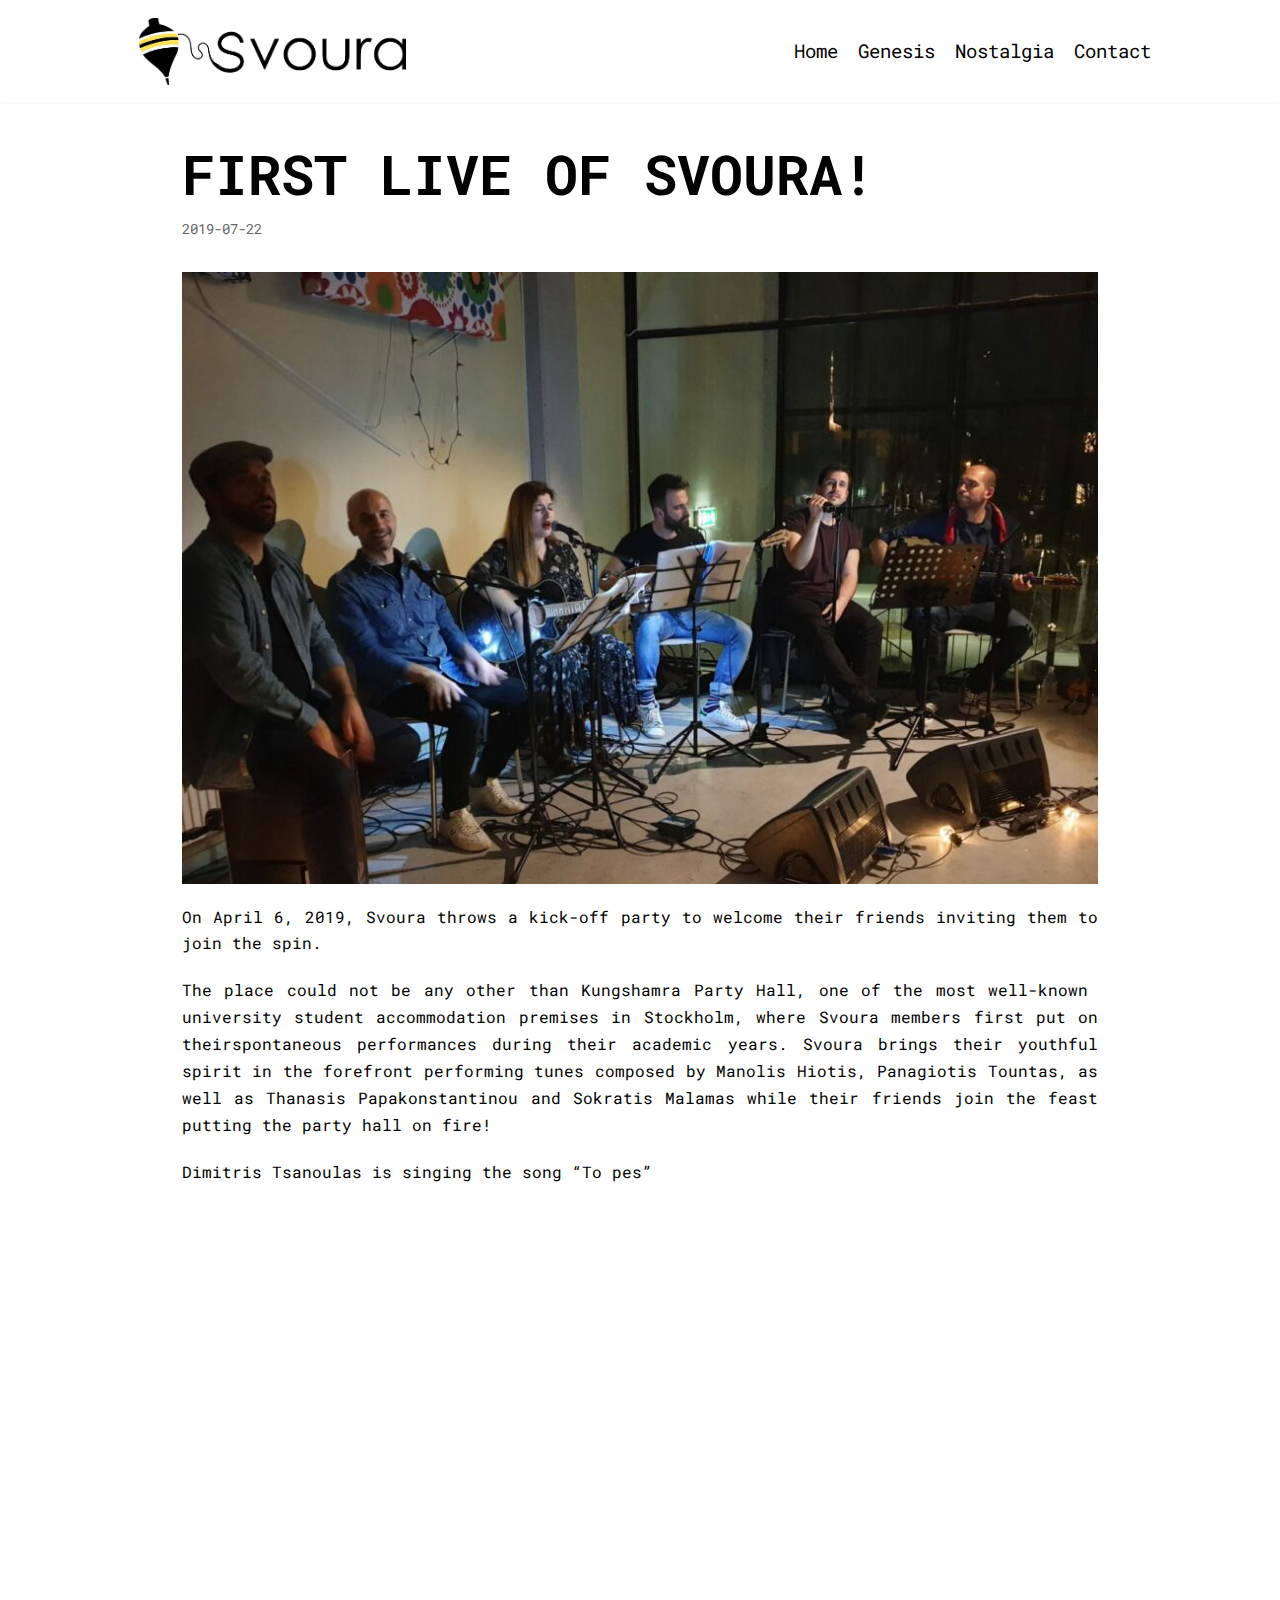
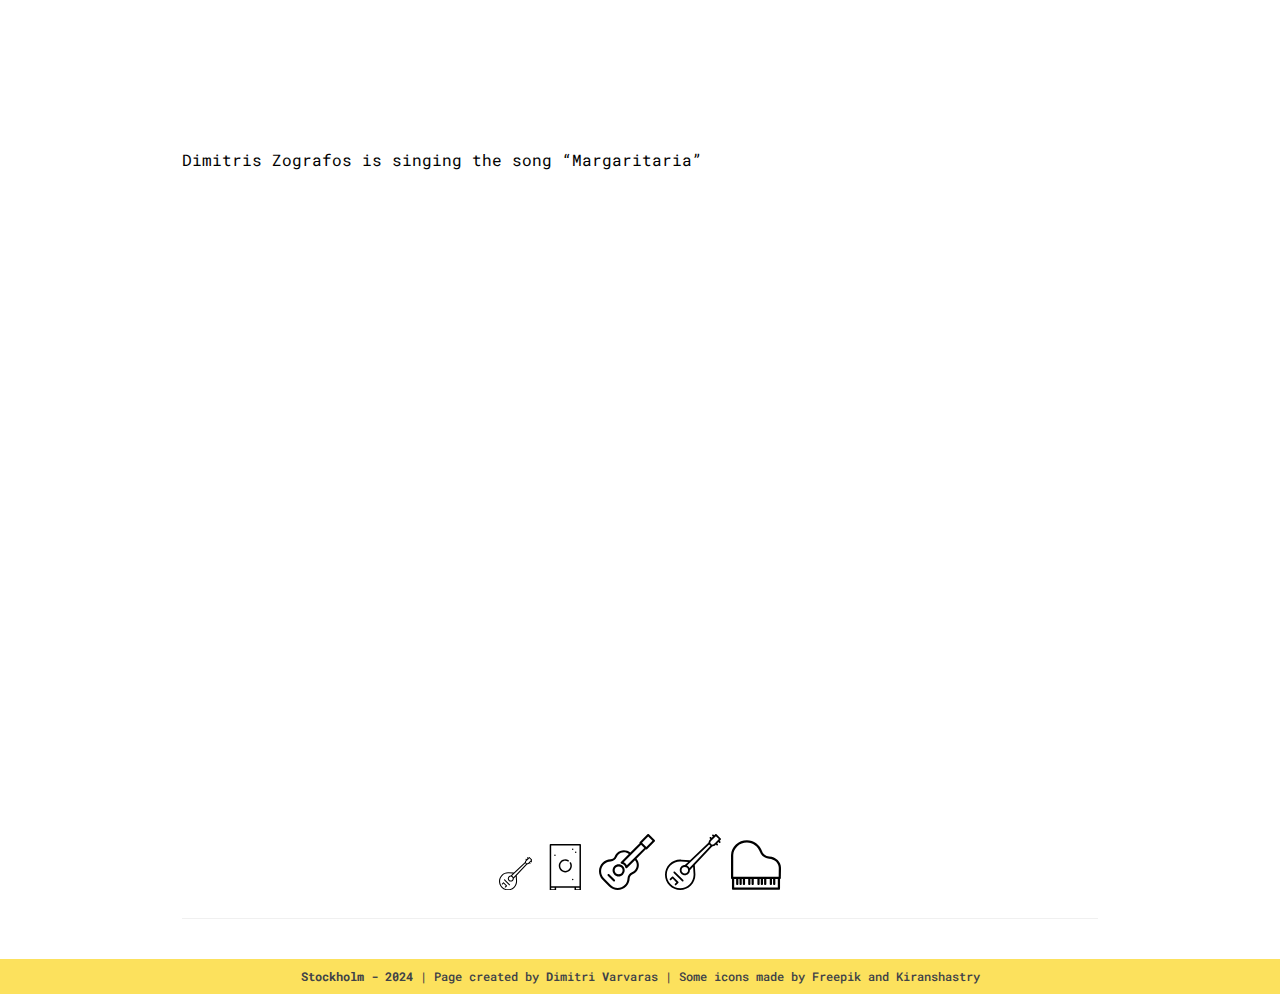
<file: posts/first/index.html>
<!DOCTYPE html>
<html lang="en-US">

<head>
    <meta property="og:image" content="https://svoura.se/images/bandphoto.jpg" />
    <meta charset="UTF-8">
    <meta name="viewport" content="width=device-width, initial-scale=1, minimum-scale=1">
    <link rel="profile" href="http://gmpg.org/xfn/11">
    <title>First live of Svoura! &#8211; Svoura</title>
    <meta name='robots' content='max-image-preview:large' />
    <link rel='dns-prefetch' href='//fonts.googleapis.com' />
    <link rel="alternate" type="application/rss+xml" title="Svoura &raquo; Feed" href="https://www.svoura.se/feed/" />
    <link rel="alternate" type="application/rss+xml" title="Svoura &raquo; Comments Feed"
        href="https://www.svoura.se/comments/feed/" />
    <script type="text/javascript">
        window._wpemojiSettings = { "baseUrl": "https:\/\/s.w.org\/images\/core\/emoji\/14.0.0\/72x72\/", "ext": ".png", "svgUrl": "https:\/\/s.w.org\/images\/core\/emoji\/14.0.0\/svg\/", "svgExt": ".svg", "source": { "concatemoji": "https:\/\/www.svoura.se\/temporary_svoura\/wp-includes\/js\/wp-emoji-release.min.js?ver=6.3.1" } };
        /*! This file is auto-generated */
        !function (i, n) { var o, s, e; function c(e) { try { var t = { supportTests: e, timestamp: (new Date).valueOf() }; sessionStorage.setItem(o, JSON.stringify(t)) } catch (e) { } } function p(e, t, n) { e.clearRect(0, 0, e.canvas.width, e.canvas.height), e.fillText(t, 0, 0); var t = new Uint32Array(e.getImageData(0, 0, e.canvas.width, e.canvas.height).data), r = (e.clearRect(0, 0, e.canvas.width, e.canvas.height), e.fillText(n, 0, 0), new Uint32Array(e.getImageData(0, 0, e.canvas.width, e.canvas.height).data)); return t.every(function (e, t) { return e === r[t] }) } function u(e, t, n) { switch (t) { case "flag": return n(e, "\ud83c\udff3\ufe0f\u200d\u26a7\ufe0f", "\ud83c\udff3\ufe0f\u200b\u26a7\ufe0f") ? !1 : !n(e, "\ud83c\uddfa\ud83c\uddf3", "\ud83c\uddfa\u200b\ud83c\uddf3") && !n(e, "\ud83c\udff4\udb40\udc67\udb40\udc62\udb40\udc65\udb40\udc6e\udb40\udc67\udb40\udc7f", "\ud83c\udff4\u200b\udb40\udc67\u200b\udb40\udc62\u200b\udb40\udc65\u200b\udb40\udc6e\u200b\udb40\udc67\u200b\udb40\udc7f"); case "emoji": return !n(e, "\ud83e\udef1\ud83c\udffb\u200d\ud83e\udef2\ud83c\udfff", "\ud83e\udef1\ud83c\udffb\u200b\ud83e\udef2\ud83c\udfff") }return !1 } function f(e, t, n) { var r = "undefined" != typeof WorkerGlobalScope && self instanceof WorkerGlobalScope ? new OffscreenCanvas(300, 150) : i.createElement("canvas"), a = r.getContext("2d", { willReadFrequently: !0 }), o = (a.textBaseline = "top", a.font = "600 32px Arial", {}); return e.forEach(function (e) { o[e] = t(a, e, n) }), o } function t(e) { var t = i.createElement("script"); t.src = e, t.defer = !0, i.head.appendChild(t) } "undefined" != typeof Promise && (o = "wpEmojiSettingsSupports", s = ["flag", "emoji"], n.supports = { everything: !0, everythingExceptFlag: !0 }, e = new Promise(function (e) { i.addEventListener("DOMContentLoaded", e, { once: !0 }) }), new Promise(function (t) { var n = function () { try { var e = JSON.parse(sessionStorage.getItem(o)); if ("object" == typeof e && "number" == typeof e.timestamp && (new Date).valueOf() < e.timestamp + 604800 && "object" == typeof e.supportTests) return e.supportTests } catch (e) { } return null }(); if (!n) { if ("undefined" != typeof Worker && "undefined" != typeof OffscreenCanvas && "undefined" != typeof URL && URL.createObjectURL && "undefined" != typeof Blob) try { var e = "postMessage(" + f.toString() + "(" + [JSON.stringify(s), u.toString(), p.toString()].join(",") + "));", r = new Blob([e], { type: "text/javascript" }), a = new Worker(URL.createObjectURL(r), { name: "wpTestEmojiSupports" }); return void (a.onmessage = function (e) { c(n = e.data), a.terminate(), t(n) }) } catch (e) { } c(n = f(s, u, p)) } t(n) }).then(function (e) { for (var t in e) n.supports[t] = e[t], n.supports.everything = n.supports.everything && n.supports[t], "flag" !== t && (n.supports.everythingExceptFlag = n.supports.everythingExceptFlag && n.supports[t]); n.supports.everythingExceptFlag = n.supports.everythingExceptFlag && !n.supports.flag, n.DOMReady = !1, n.readyCallback = function () { n.DOMReady = !0 } }).then(function () { return e }).then(function () { var e; n.supports.everything || (n.readyCallback(), (e = n.source || {}).concatemoji ? t(e.concatemoji) : e.wpemoji && e.twemoji && (t(e.twemoji), t(e.wpemoji))) })) }((window, document), window._wpemojiSettings);
    </script>
    <style type="text/css">
        img.wp-smiley,
        img.emoji {
            display: inline !important;
            border: none !important;
            box-shadow: none !important;
            height: 1em !important;
            width: 1em !important;
            margin: 0 0.07em !important;
            vertical-align: -0.1em !important;
            background: none !important;
            padding: 0 !important;
        }
    </style>
    <link rel='stylesheet' id='wp-block-library-css' href='./css/css-dist-block-library-style.min.css' type='text/css'
        media='all' />
    <style id='classic-theme-styles-inline-css' type='text/css'>
        /*! This file is auto-generated */
        .wp-block-button__link {
            color: #fff;
            background-color: #32373c;
            border-radius: 9999px;
            box-shadow: none;
            text-decoration: none;
            padding: calc(.667em + 2px) calc(1.333em + 2px);
            font-size: 1.125em
        }

        .wp-block-file__button {
            background: #32373c;
            color: #fff;
            text-decoration: none
        }
    </style>
    <style id='global-styles-inline-css' type='text/css'>
        body {
            --wp--preset--color--black: #000000;
            --wp--preset--color--cyan-bluish-gray: #abb8c3;
            --wp--preset--color--white: #ffffff;
            --wp--preset--color--pale-pink: #f78da7;
            --wp--preset--color--vivid-red: #cf2e2e;
            --wp--preset--color--luminous-vivid-orange: #ff6900;
            --wp--preset--color--luminous-vivid-amber: #fcb900;
            --wp--preset--color--light-green-cyan: #7bdcb5;
            --wp--preset--color--vivid-green-cyan: #00d084;
            --wp--preset--color--pale-cyan-blue: #8ed1fc;
            --wp--preset--color--vivid-cyan-blue: #0693e3;
            --wp--preset--color--vivid-purple: #9b51e0;
            --wp--preset--color--neve-button-color: #ffe179;
            --wp--preset--color--neve-text-color: #010101;
            --wp--preset--gradient--vivid-cyan-blue-to-vivid-purple: linear-gradient(135deg, rgba(6, 147, 227, 1) 0%, rgb(155, 81, 224) 100%);
            --wp--preset--gradient--light-green-cyan-to-vivid-green-cyan: linear-gradient(135deg, rgb(122, 220, 180) 0%, rgb(0, 208, 130) 100%);
            --wp--preset--gradient--luminous-vivid-amber-to-luminous-vivid-orange: linear-gradient(135deg, rgba(252, 185, 0, 1) 0%, rgba(255, 105, 0, 1) 100%);
            --wp--preset--gradient--luminous-vivid-orange-to-vivid-red: linear-gradient(135deg, rgba(255, 105, 0, 1) 0%, rgb(207, 46, 46) 100%);
            --wp--preset--gradient--very-light-gray-to-cyan-bluish-gray: linear-gradient(135deg, rgb(238, 238, 238) 0%, rgb(169, 184, 195) 100%);
            --wp--preset--gradient--cool-to-warm-spectrum: linear-gradient(135deg, rgb(74, 234, 220) 0%, rgb(151, 120, 209) 20%, rgb(207, 42, 186) 40%, rgb(238, 44, 130) 60%, rgb(251, 105, 98) 80%, rgb(254, 248, 76) 100%);
            --wp--preset--gradient--blush-light-purple: linear-gradient(135deg, rgb(255, 206, 236) 0%, rgb(152, 150, 240) 100%);
            --wp--preset--gradient--blush-bordeaux: linear-gradient(135deg, rgb(254, 205, 165) 0%, rgb(254, 45, 45) 50%, rgb(107, 0, 62) 100%);
            --wp--preset--gradient--luminous-dusk: linear-gradient(135deg, rgb(255, 203, 112) 0%, rgb(199, 81, 192) 50%, rgb(65, 88, 208) 100%);
            --wp--preset--gradient--pale-ocean: linear-gradient(135deg, rgb(255, 245, 203) 0%, rgb(182, 227, 212) 50%, rgb(51, 167, 181) 100%);
            --wp--preset--gradient--electric-grass: linear-gradient(135deg, rgb(202, 248, 128) 0%, rgb(113, 206, 126) 100%);
            --wp--preset--gradient--midnight: linear-gradient(135deg, rgb(2, 3, 129) 0%, rgb(40, 116, 252) 100%);
            --wp--preset--font-size--small: 13px;
            --wp--preset--font-size--medium: 20px;
            --wp--preset--font-size--large: 36px;
            --wp--preset--font-size--x-large: 42px;
            --wp--preset--spacing--20: 0.44rem;
            --wp--preset--spacing--30: 0.67rem;
            --wp--preset--spacing--40: 1rem;
            --wp--preset--spacing--50: 1.5rem;
            --wp--preset--spacing--60: 2.25rem;
            --wp--preset--spacing--70: 3.38rem;
            --wp--preset--spacing--80: 5.06rem;
            --wp--preset--shadow--natural: 6px 6px 9px rgba(0, 0, 0, 0.2);
            --wp--preset--shadow--deep: 12px 12px 50px rgba(0, 0, 0, 0.4);
            --wp--preset--shadow--sharp: 6px 6px 0px rgba(0, 0, 0, 0.2);
            --wp--preset--shadow--outlined: 6px 6px 0px -3px rgba(255, 255, 255, 1), 6px 6px rgba(0, 0, 0, 1);
            --wp--preset--shadow--crisp: 6px 6px 0px rgba(0, 0, 0, 1);
        }

        :where(.is-layout-flex) {
            gap: 0.5em;
        }

        :where(.is-layout-grid) {
            gap: 0.5em;
        }

        body .is-layout-flow>.alignleft {
            float: left;
            margin-inline-start: 0;
            margin-inline-end: 2em;
        }

        body .is-layout-flow>.alignright {
            float: right;
            margin-inline-start: 2em;
            margin-inline-end: 0;
        }

        body .is-layout-flow>.aligncenter {
            margin-left: auto !important;
            margin-right: auto !important;
        }

        body .is-layout-constrained>.alignleft {
            float: left;
            margin-inline-start: 0;
            margin-inline-end: 2em;
        }

        body .is-layout-constrained>.alignright {
            float: right;
            margin-inline-start: 2em;
            margin-inline-end: 0;
        }

        body .is-layout-constrained>.aligncenter {
            margin-left: auto !important;
            margin-right: auto !important;
        }

        body .is-layout-constrained> :where(:not(.alignleft):not(.alignright):not(.alignfull)) {
            max-width: var(--wp--style--global--content-size);
            margin-left: auto !important;
            margin-right: auto !important;
        }

        body .is-layout-constrained>.alignwide {
            max-width: var(--wp--style--global--wide-size);
        }

        body .is-layout-flex {
            display: flex;
        }

        body .is-layout-flex {
            flex-wrap: wrap;
            align-items: center;
        }

        body .is-layout-flex>* {
            margin: 0;
        }

        body .is-layout-grid {
            display: grid;
        }

        body .is-layout-grid>* {
            margin: 0;
        }

        :where(.wp-block-columns.is-layout-flex) {
            gap: 2em;
        }

        :where(.wp-block-columns.is-layout-grid) {
            gap: 2em;
        }

        :where(.wp-block-post-template.is-layout-flex) {
            gap: 1.25em;
        }

        :where(.wp-block-post-template.is-layout-grid) {
            gap: 1.25em;
        }

        .has-black-color {
            color: var(--wp--preset--color--black) !important;
        }

        .has-cyan-bluish-gray-color {
            color: var(--wp--preset--color--cyan-bluish-gray) !important;
        }

        .has-white-color {
            color: var(--wp--preset--color--white) !important;
        }

        .has-pale-pink-color {
            color: var(--wp--preset--color--pale-pink) !important;
        }

        .has-vivid-red-color {
            color: var(--wp--preset--color--vivid-red) !important;
        }

        .has-luminous-vivid-orange-color {
            color: var(--wp--preset--color--luminous-vivid-orange) !important;
        }

        .has-luminous-vivid-amber-color {
            color: var(--wp--preset--color--luminous-vivid-amber) !important;
        }

        .has-light-green-cyan-color {
            color: var(--wp--preset--color--light-green-cyan) !important;
        }

        .has-vivid-green-cyan-color {
            color: var(--wp--preset--color--vivid-green-cyan) !important;
        }

        .has-pale-cyan-blue-color {
            color: var(--wp--preset--color--pale-cyan-blue) !important;
        }

        .has-vivid-cyan-blue-color {
            color: var(--wp--preset--color--vivid-cyan-blue) !important;
        }

        .has-vivid-purple-color {
            color: var(--wp--preset--color--vivid-purple) !important;
        }

        .has-black-background-color {
            background-color: var(--wp--preset--color--black) !important;
        }

        .has-cyan-bluish-gray-background-color {
            background-color: var(--wp--preset--color--cyan-bluish-gray) !important;
        }

        .has-white-background-color {
            background-color: var(--wp--preset--color--white) !important;
        }

        .has-pale-pink-background-color {
            background-color: var(--wp--preset--color--pale-pink) !important;
        }

        .has-vivid-red-background-color {
            background-color: var(--wp--preset--color--vivid-red) !important;
        }

        .has-luminous-vivid-orange-background-color {
            background-color: var(--wp--preset--color--luminous-vivid-orange) !important;
        }

        .has-luminous-vivid-amber-background-color {
            background-color: var(--wp--preset--color--luminous-vivid-amber) !important;
        }

        .has-light-green-cyan-background-color {
            background-color: var(--wp--preset--color--light-green-cyan) !important;
        }

        .has-vivid-green-cyan-background-color {
            background-color: var(--wp--preset--color--vivid-green-cyan) !important;
        }

        .has-pale-cyan-blue-background-color {
            background-color: var(--wp--preset--color--pale-cyan-blue) !important;
        }

        .has-vivid-cyan-blue-background-color {
            background-color: var(--wp--preset--color--vivid-cyan-blue) !important;
        }

        .has-vivid-purple-background-color {
            background-color: var(--wp--preset--color--vivid-purple) !important;
        }

        .has-black-border-color {
            border-color: var(--wp--preset--color--black) !important;
        }

        .has-cyan-bluish-gray-border-color {
            border-color: var(--wp--preset--color--cyan-bluish-gray) !important;
        }

        .has-white-border-color {
            border-color: var(--wp--preset--color--white) !important;
        }

        .has-pale-pink-border-color {
            border-color: var(--wp--preset--color--pale-pink) !important;
        }

        .has-vivid-red-border-color {
            border-color: var(--wp--preset--color--vivid-red) !important;
        }

        .has-luminous-vivid-orange-border-color {
            border-color: var(--wp--preset--color--luminous-vivid-orange) !important;
        }

        .has-luminous-vivid-amber-border-color {
            border-color: var(--wp--preset--color--luminous-vivid-amber) !important;
        }

        .has-light-green-cyan-border-color {
            border-color: var(--wp--preset--color--light-green-cyan) !important;
        }

        .has-vivid-green-cyan-border-color {
            border-color: var(--wp--preset--color--vivid-green-cyan) !important;
        }

        .has-pale-cyan-blue-border-color {
            border-color: var(--wp--preset--color--pale-cyan-blue) !important;
        }

        .has-vivid-cyan-blue-border-color {
            border-color: var(--wp--preset--color--vivid-cyan-blue) !important;
        }

        .has-vivid-purple-border-color {
            border-color: var(--wp--preset--color--vivid-purple) !important;
        }

        .has-vivid-cyan-blue-to-vivid-purple-gradient-background {
            background: var(--wp--preset--gradient--vivid-cyan-blue-to-vivid-purple) !important;
        }

        .has-light-green-cyan-to-vivid-green-cyan-gradient-background {
            background: var(--wp--preset--gradient--light-green-cyan-to-vivid-green-cyan) !important;
        }

        .has-luminous-vivid-amber-to-luminous-vivid-orange-gradient-background {
            background: var(--wp--preset--gradient--luminous-vivid-amber-to-luminous-vivid-orange) !important;
        }

        .has-luminous-vivid-orange-to-vivid-red-gradient-background {
            background: var(--wp--preset--gradient--luminous-vivid-orange-to-vivid-red) !important;
        }

        .has-very-light-gray-to-cyan-bluish-gray-gradient-background {
            background: var(--wp--preset--gradient--very-light-gray-to-cyan-bluish-gray) !important;
        }

        .has-cool-to-warm-spectrum-gradient-background {
            background: var(--wp--preset--gradient--cool-to-warm-spectrum) !important;
        }

        .has-blush-light-purple-gradient-background {
            background: var(--wp--preset--gradient--blush-light-purple) !important;
        }

        .has-blush-bordeaux-gradient-background {
            background: var(--wp--preset--gradient--blush-bordeaux) !important;
        }

        .has-luminous-dusk-gradient-background {
            background: var(--wp--preset--gradient--luminous-dusk) !important;
        }

        .has-pale-ocean-gradient-background {
            background: var(--wp--preset--gradient--pale-ocean) !important;
        }

        .has-electric-grass-gradient-background {
            background: var(--wp--preset--gradient--electric-grass) !important;
        }

        .has-midnight-gradient-background {
            background: var(--wp--preset--gradient--midnight) !important;
        }

        .has-small-font-size {
            font-size: var(--wp--preset--font-size--small) !important;
        }

        .has-medium-font-size {
            font-size: var(--wp--preset--font-size--medium) !important;
        }

        .has-large-font-size {
            font-size: var(--wp--preset--font-size--large) !important;
        }

        .has-x-large-font-size {
            font-size: var(--wp--preset--font-size--x-large) !important;
        }

        .wp-block-navigation a:where(:not(.wp-element-button)) {
            color: inherit;
        }

        :where(.wp-block-post-template.is-layout-flex) {
            gap: 1.25em;
        }

        :where(.wp-block-post-template.is-layout-grid) {
            gap: 1.25em;
        }

        :where(.wp-block-columns.is-layout-flex) {
            gap: 2em;
        }

        :where(.wp-block-columns.is-layout-grid) {
            gap: 2em;
        }

        .wp-block-pullquote {
            font-size: 1.5em;
            line-height: 1.6;
        }
    </style>
    <link rel='stylesheet' id='neve-style-css' href='./css/themes-neve-style.min.css' type='text/css' media='all' />
    <style id='neve-style-inline-css' type='text/css'>
        body,
        .site-title {
            font-size: 15px;
        }

        body,
        .site-title {
            font-family: "Roboto Mono";
            font-weight: 400;
        }

        h1:not(.site-title),
        .single h1.entry-title {
            font-size: 30px;
        }

        h1:not(.site-title),
        .single h1.entry-title {
            font-weight: 900;
        }

        h1:not(.site-title),
        .single h1.entry-title {
            text-transform: uppercase;
        }

        h1:not(.site-title),
        .single h1.entry-title {
            line-height: 1.6;
        }

        h2 {
            font-size: 25px;
        }

        h2 {
            font-weight: 900;
        }

        h2 {
            text-transform: uppercase;
        }

        h2 {
            line-height: 1.6;
        }

        h3 {
            font-size: 18px;
        }

        h3 {
            font-weight: 900;
        }

        h3 {
            text-transform: uppercase;
        }

        h3 {
            line-height: 1.6;
        }

        h4 {
            font-size: 16px;
        }

        h4 {
            font-weight: 900;
        }

        h4 {
            text-transform: uppercase;
        }

        h4 {
            line-height: 1.6;
        }

        h5 {
            font-size: 14px;
        }

        h5 {
            font-weight: 900;
        }

        h5 {
            text-transform: uppercase;
        }

        h5 {
            line-height: 1.6;
        }

        h6 {
            font-size: 12px;
        }

        h6 {
            font-weight: 900;
        }

        h6 {
            text-transform: uppercase;
        }

        h6 {
            line-height: 1.6;
        }

        h1,
        .single h1.entry-title,
        h2,
        h3,
        h4,
        h5,
        h6 {
            font-family: "Roboto Mono";
        }

        .container {
            max-width: 748px;
        }

        a {
            color: #000000;
        }

        .nv-loader {
            border-color: #000000;
        }

        a:hover,
        a:focus {
            color: #000000;
        }

        body,
        .entry-title a,
        .entry-title a:hover,
        .entry-title a:focus {
            color: #010101;
        }

        .has-white-background-color {
            background-color: #ffffff !important;
        }

        .has-white-color {
            color: #ffffff !important;
        }

        .has-black-background-color {
            background-color: #000000 !important;
        }

        .has-black-color {
            color: #000000 !important;
        }

        .has-neve-button-color-background-color {
            background-color: #ffe179 !important;
        }

        .has-neve-button-color-color {
            color: #ffe179 !important;
        }

        .has-neve-link-color-background-color {
            background-color: #000000 !important;
        }

        .has-neve-link-color-color {
            color: #000000 !important;
        }

        .has-neve-link-hover-color-background-color {
            background-color: #000000 !important;
        }

        .has-neve-link-hover-color-color {
            color: #000000 !important;
        }

        .has-neve-text-color-background-color {
            background-color: #010101 !important;
        }

        .has-neve-text-color-color {
            color: #010101 !important;
        }

        .nv-tags-list a {
            color: #ffe179;
        }

        .nv-tags-list a {
            border-color: #ffe179;
        }

        .button.button-primary,
        button,
        input[type=button],
        .btn,
        input[type="submit"],
        /* Buttons in navigation */
        ul[id^="nv-primary-navigation"] li.button.button-primary>a,
        .menu li.button.button-primary>a {
            background-color: #ffe179;
        }

        .button.button-primary,
        button,
        input[type=button],
        .btn,
        input[type="submit"],
        /* Buttons in navigation */
        ul[id^="nv-primary-navigation"] li.button.button-primary>a,
        .menu li.button.button-primary>a {
            color: #010101;
        }

        .nv-tags-list a:hover {
            border-color: #010101;
        }

        .button.button-primary:hover,
        .nv-tags-list a:hover,
        ul[id^="nv-primary-navigation"] li.button.button-primary>a:hover,
        .menu li.button.button-primary>a:hover {
            background-color: #010101;
        }

        .button.button-primary:hover,
        .nv-tags-list a:hover,
        ul[id^="nv-primary-navigation"] li.button.button-primary>a:hover,
        .menu li.button.button-primary>a:hover {
            color: #ffffff;
        }

        .button.button-primary,
        button,
        input[type=button],
        .btn,
        input[type="submit"]:not(.search-submit),
        /* Buttons in navigation */
        ul[id^="nv-primary-navigation"] li.button.button-primary>a,
        .menu li.button.button-primary>a {
            border-radius: 3px;
        }

        .button.button-secondary,
        #comments input[type="submit"],
        .cart-off-canvas .button.nv-close-cart-sidebar {
            color: #010101;
        }

        .button.button-secondary,
        #comments input[type="submit"],
        .cart-off-canvas .button.nv-close-cart-sidebar {
            border-color: #010101;
        }

        .button.button-secondary:hover,
        #comments input[type="submit"]:hover {
            color: #010101;
        }

        .button.button-secondary:hover,
        #comments input[type="submit"]:hover {
            border-color: #010101;
        }

        .button.button-secondary,
        #comments input[type="submit"] {
            border-radius: 3px;
        }

        .button.button-secondary,
        #comments input[type="submit"] {
            border: 1px solid;
            border-style: solid;
            border-top-width: 1px;
            border-right-width: 1px;
            border-bottom-width: 1px;
            border-left-width: 1px;
        }

        @media(min-width: 576px) {

            body,
            .site-title {
                font-size: 16px;
            }

            h1:not(.site-title),
            .single h1.entry-title {
                font-size: 40px;
            }

            h1:not(.site-title),
            .single h1.entry-title {
                line-height: 1.6;
            }

            h2 {
                font-size: 30px;
            }

            h2 {
                line-height: 1.6;
            }

            h3 {
                font-size: 20px;
            }

            h3 {
                line-height: 1.6;
            }

            h4 {
                font-size: 16px;
            }

            h4 {
                line-height: 1.6;
            }

            h5 {
                font-size: 14px;
            }

            h5 {
                line-height: 1.6;
            }

            h6 {
                font-size: 12px;
            }

            h6 {
                line-height: 1.6;
            }

            .container {
                max-width: 992px;
            }
        }

        @media(min-width: 960px) {

            body,
            .site-title {
                font-size: 16px;
            }

            h1:not(.site-title),
            .single h1.entry-title {
                font-size: 55px;
            }

            h1:not(.site-title),
            .single h1.entry-title {
                line-height: 1.5;
            }

            h2 {
                font-size: 35px;
            }

            h2 {
                line-height: 1.5;
            }

            h3 {
                font-size: 20px;
            }

            h3 {
                line-height: 1.5;
            }

            h4 {
                font-size: 16px;
            }

            h4 {
                line-height: 1.5;
            }

            h5 {
                font-size: 14px;
            }

            h5 {
                line-height: 1.5;
            }

            h6 {
                font-size: 12px;
            }

            h6 {
                line-height: 1.5;
            }

            .container {
                max-width: 1052px;
            }

            #content .container .col,
            #content .container-fluid .col {
                max-width: 90%;
            }

            .nv-sidebar-wrap,
            .nv-sidebar-wrap.shop-sidebar {
                max-width: 10%;
            }

            .caret-wrap {
                border-color: transparent;
            }
        }

        @media (max-width: 576px) {
            .header-main-inner {
                height: auto;
            }

            .builder-item--logo .site-logo img {
                max-width: 200px;
            }

            .builder-item--logo .site-logo {
                padding-top: 10px;
                padding-right: 0px;
                padding-bottom: 10px;
                padding-left: 0px;
            }

            .builder-item--logo {
                margin-top: 0px;
                margin-right: 0px;
                margin-bottom: 0px;
                margin-left: 0px;
            }

            .builder-item--nav-icon .navbar-toggle {
                padding-top: 17px;
                padding-right: 17px;
                padding-bottom: 17px;
                padding-left: 17px;
            }

            .builder-item--nav-icon {
                margin-top: 0px;
                margin-right: 0px;
                margin-bottom: 0px;
                margin-left: 0px;
            }

            .builder-item--primary-menu li>a {
                font-size: 1.3em;
                line-height: 1.6em;
                letter-spacing: 0px;
            }

            .builder-item--primary-menu li>a svg {
                height: 1.3em;
                width: 1.3em;
            }

            .builder-item--primary-menu {
                padding-top: 0px;
                padding-right: 0px;
                padding-bottom: 0px;
                padding-left: 0px;
                margin-top: 0px;
                margin-right: 0px;
                margin-bottom: 0px;
                margin-left: 0px;
            }

            .builder-item--footer_copyright {
                font-size: 1em;
                line-height: 1.6;
                letter-spacing: 0px;
                padding-top: 0px;
                padding-right: 0px;
                padding-bottom: 0px;
                padding-left: 0px;
                margin-top: 0px;
                margin-right: 0px;
                margin-bottom: 0px;
                margin-left: 0px;
            }

            .builder-item--footer_copyright svg {
                height: 1em;
                width: 1em;
            }
        }

        @media (min-width: 576px) {
            .header-main-inner {
                height: auto;
            }

            .builder-item--logo .site-logo img {
                max-width: 107px;
            }

            .builder-item--logo .site-logo {
                padding-top: 10px;
                padding-right: 0px;
                padding-bottom: 10px;
                padding-left: 0px;
            }

            .builder-item--logo {
                margin-top: 0px;
                margin-right: 0px;
                margin-bottom: 0px;
                margin-left: 0px;
            }

            .builder-item--nav-icon .navbar-toggle {
                padding-top: 10px;
                padding-right: 15px;
                padding-bottom: 10px;
                padding-left: 15px;
            }

            .builder-item--nav-icon {
                margin-top: 0px;
                margin-right: 0px;
                margin-bottom: 0px;
                margin-left: 0px;
            }

            .builder-item--primary-menu li>a {
                font-size: 1.2em;
                line-height: 1.6em;
                letter-spacing: 0px;
            }

            .builder-item--primary-menu li>a svg {
                height: 1.2em;
                width: 1.2em;
            }

            .builder-item--primary-menu {
                padding-top: 0px;
                padding-right: 0px;
                padding-bottom: 0px;
                padding-left: 0px;
                margin-top: 0px;
                margin-right: 0px;
                margin-bottom: 0px;
                margin-left: 0px;
            }

            .builder-item--footer_copyright {
                font-size: 1em;
                line-height: 1.6;
                letter-spacing: 0px;
                padding-top: 0px;
                padding-right: 0px;
                padding-bottom: 0px;
                padding-left: 0px;
                margin-top: 0px;
                margin-right: 0px;
                margin-bottom: 0px;
                margin-left: 0px;
            }

            .builder-item--footer_copyright svg {
                height: 1em;
                width: 1em;
            }
        }

        @media (min-width: 961px) {
            .header-main-inner {
                height: auto;
            }

            .builder-item--logo .site-logo img {
                max-width: 267px;
            }

            .builder-item--logo .site-logo {
                padding-top: 010px;
                padding-right: 0px;
                padding-bottom: 010px;
                padding-left: 10px;
            }

            .builder-item--logo {
                margin-top: 0px;
                margin-right: 0px;
                margin-bottom: 0px;
                margin-left: 0px;
            }

            .builder-item--nav-icon .navbar-toggle {
                padding-top: 10px;
                padding-right: 15px;
                padding-bottom: 0px;
                padding-left: 15px;
            }

            .builder-item--nav-icon {
                margin-top: 0px;
                margin-right: 0px;
                margin-bottom: 0px;
                margin-left: 0px;
            }

            .builder-item--primary-menu li>a {
                font-size: 1.2em;
                line-height: 1.6em;
                letter-spacing: 0px;
            }

            .builder-item--primary-menu li>a svg {
                height: 1.2em;
                width: 1.2em;
            }

            .builder-item--primary-menu {
                padding-top: 0px;
                padding-right: 0px;
                padding-bottom: 0px;
                padding-left: 0px;
                margin-top: 0px;
                margin-right: 0px;
                margin-bottom: 0px;
                margin-left: 0px;
            }

            .builder-item--footer_copyright {
                font-size: 1em;
                line-height: 1.6;
                letter-spacing: 0px;
                padding-top: 0px;
                padding-right: 0px;
                padding-bottom: 0px;
                padding-left: 0px;
                margin-top: 0px;
                margin-right: 0px;
                margin-bottom: 0px;
                margin-left: 0px;
            }

            .builder-item--footer_copyright svg {
                height: 1em;
                width: 1em;
            }
        }

        .hfg_header .header-main-inner,
        .hfg_header .header-main-inner.dark-mode,
        .hfg_header .header-main-inner.light-mode {}

        .hfg_header .header-menu-sidebar .header-menu-sidebar-bg,
        .hfg_header .header-menu-sidebar .header-menu-sidebar-bg.dark-mode,
        .hfg_header .header-menu-sidebar .header-menu-sidebar-bg.light-mode {}

        .builder-item--nav-icon .navbar-toggle {
            border-top-left-radius: 03px;
            border-top-right-radius: 03px;
            border-bottom-left-radius: 03px;
            border-bottom-right-radius: 03px;
            border-style: solid;
            border-top-width: 02px;
            border-right-width: 02px;
            border-bottom-width: 02px;
            border-left-width: 02px;
        }

        .header-menu-sidebar .close-sidebar-panel .navbar-toggle {
            border-top-left-radius: 03px;
            border-top-right-radius: 03px;
            border-bottom-right-radius: 03px;
            border-bottom-left-radius: 03px;
        }

        .builder-item--primary-menu .nav-menu-primary>.primary-menu-ul li:not(.woocommerce-mini-cart-item)>a {
            color: #010101;
        }

        .builder-item--primary-menu .nav-menu-primary>.primary-menu-ul li>.amp-caret-wrap svg {
            fill: #010101;
        }

        .builder-item--primary-menu .nav-menu-primary>.primary-menu-ul li:not(.woocommerce-mini-cart-item)>a:after {
            background-color: #010101;
        }

        .builder-item--primary-menu .nav-menu-primary>.primary-menu-ul li:not(.woocommerce-mini-cart-item):hover>a {
            color: #010101;
        }

        .builder-item--primary-menu .nav-menu-primary>.primary-menu-ul li:hover>.amp-caret-wrap svg {
            fill: #010101;
        }

        .builder-item--primary-menu .nav-menu-primary>.primary-menu-ul li.current-menu-item>a {
            color: #010101;
        }

        .builder-item--primary-menu .nav-menu-primary>.primary-menu-ul li.current-menu-item>.amp-caret-wrap svg {
            fill: #010101;
        }

        @media (min-width: 961px) {
            .header--row .hfg-item-right .builder-item--primary-menu .primary-menu-ul>li:not(:first-child) {
                margin-left: 20px;
            }

            .header--row .hfg-item-center .builder-item--primary-menu .primary-menu-ul>li:not(:last-child),
            .header--row .hfg-item-left .builder-item--primary-menu .primary-menu-ul>li:not(:last-child) {
                margin-right: 20px;
            }

            .builder-item--primary-menu .style-full-height .primary-menu-ul>li:not(.menu-item-nav-search):not(.menu-item-nav-cart)>a:after {
                left: -10px;
                right: -10px;
            }

            .builder-item--primary-menu .style-full-height .primary-menu-ul:not(#nv-primary-navigation-sidebar)>li:not(.menu-item-nav-search):not(.menu-item-nav-cart):hover>a:after {
                width: calc(100% + 20px) !important;
                ;
            }
        }

        .builder-item--primary-menu .primary-menu-ul>li>a {
            height: 25px;
        }

        .builder-item--primary-menu li>a {
            font-family: Roboto Mono;
            font-weight: 400;
            text-transform: none;
        }

        .footer-bottom-inner,
        .footer-bottom-inner.dark-mode,
        .footer-bottom-inner.light-mode {
            background-color: #fce15d;
        }

        .builder-item--footer_copyright {
            font-weight: 500;
            text-transform: none;
        }
    </style>
    <link rel='stylesheet' id='neve-google-font-roboto-mono-css'
        href='//fonts.googleapis.com/css?family=Roboto+Mono%3A400%2C900&#038;ver=6.3.1' type='text/css' media='all' />
    <script>
        /* <![CDATA[ */
        var rcewpp = {
            "ajax_url": "https://www.svoura.se/temporary_svoura/wp-admin/admin-ajax.php",
            "nonce": "42236ec911",
            "home_url": "https://www.svoura.se/",
            "settings_icon": 'https://www.svoura.se/temporary_svoura/wp-content/plugins/export-wp-page-to-static-html/admin/images/settings.png',
            "settings_hover_icon": 'https://www.svoura.se/temporary_svoura/wp-content/plugins/export-wp-page-to-static-html/admin/images/settings_hover.png'
        };
        /* ]]\> */
    </script>
    <link rel="https://api.w.org/" href="https://www.svoura.se/wp-json/" />
    <link rel="alternate" type="application/json" href="https://www.svoura.se/wp-json/wp/v2/posts/68" />
    <link rel="EditURI" type="application/rsd+xml" title="RSD"
        href="https://www.svoura.se/temporary_svoura/xmlrpc.php?rsd" />
    <meta name="generator" content="WordPress 6.3.1" />
    <link rel="canonical" href="https://www.svoura.se/first-live/" />
    <link rel='shortlink' href='https://www.svoura.se/?p=68' />
    <link rel="alternate" type="application/json+oembed"
        href="https://www.svoura.se/wp-json/oembed/1.0/embed?url=https%3A%2F%2Fwww.svoura.se%2Ffirst-live%2F" />
    <link rel="alternate" type="text/xml+oembed"
        href="https://www.svoura.se/wp-json/oembed/1.0/embed?url=https%3A%2F%2Fwww.svoura.se%2Ffirst-live%2F&#038;format=xml" />
    <!-- Enter your scripts here -->
    <style type="text/css">
        .recentcomments a {
            display: inline !important;
            padding: 0 !important;
            margin: 0 !important;
        }
    </style>
    <link rel="icon" href="./images/cropped-cropped-svoura-v2-bitmap-32x32.png" sizes="32x32" />
    <link rel="icon" href="./images/cropped-cropped-svoura-v2-bitmap-192x192.png" sizes="192x192" />
    <link rel="apple-touch-icon" href="./images/cropped-cropped-svoura-v2-bitmap-180x180.png" />
    <meta name="msapplication-TileImage"
        content="https://www.svoura.se/temporary_svoura/wp-content/uploads/2022/03/cropped-cropped-svoura-v2-bitmap-270x270.png" />
</head>

<body
    class="post-template-default single single-post postid-68 single-format-standard wp-custom-logo nv-sidebar-full-width menu_sidebar_slide_left elementor-default elementor-kit-81"
    id="neve_body">
    <div class="wrapper">
        <header class="header" role="banner"> <a class="neve-skip-link show-on-focus" href="#content" tabindex="0"> Skip
                to content </a>
            <div id="header-grid" class="hfg_header site-header">
                <nav class="header--row header-main hide-on-mobile hide-on-tablet layout-full-contained nv-navbar header--row"
                    data-row-id="main" data-show-on="desktop">
                    <div class="header--row-inner header-main-inner light-mode">
                        <div class="container">
                            <div class="row row--wrapper" data-section="hfg_header_layout_main">
                                <div class="builder-item hfg-item-first col-4 col-md-4 col-sm-4 hfg-item-left">
                                    <div class="item--inner builder-item--logo" data-section="title_tagline"
                                        data-item-id="logo">
                                        <div class="site-logo"> <a class="brand" href="../../index.html" title="Svoura"
                                                aria-label="Svoura"><img
                                                    src="./images/uploads-2020-07-cropped-svoura-v2-central-v2.png"
                                                    alt=""></a></div>
                                    </div>
                                </div>
                                <div class="builder-item hfg-item-last col-8 col-md-8 col-sm-8 hfg-item-right">
                                    <div class="item--inner builder-item--primary-menu has_menu"
                                        data-section="header_menu_primary" data-item-id="primary-menu">
                                        <div class="nv-nav-wrap">
                                            <div role="navigation" class="style-border-bottom nav-menu-primary"
                                                aria-label="Primary Menu">
                                                <ul id="nv-primary-navigation-main" class="primary-menu-ul">
                                                    <li id="menu-item-76"
                                                        class="menu-item menu-item-type-post_type menu-item-object-page menu-item-home menu-item-76">
                                                        <a href="../../index.html">Home</a></li>
                                                    <li id="menu-item-75"
                                                        class="menu-item menu-item-type-post_type menu-item-object-page menu-item-75">
                                                        <a href="../../our-story.html">Genesis</a></li>
                                                    <li id="menu-item-390"
                                                        class="menu-item menu-item-type-post_type menu-item-object-page menu-item-390">
                                                        <a href="../../news.html">Nostalgia</a></li>
                                                    <li id="menu-item-72"
                                                        class="menu-item menu-item-type-post_type menu-item-object-page menu-item-72">
                                                        <a href="../../contact-us.html">Contact</a></li>
                                                </ul>
                                            </div>
                                        </div>
                                    </div>
                                </div>
                            </div>
                        </div>
                    </div>
                </nav>
                <nav class="header--row header-main hide-on-desktop layout-full-contained nv-navbar header--row"
                    data-row-id="main" data-show-on="mobile">
                    <div class="header--row-inner header-main-inner light-mode">
                        <div class="container">
                            <div class="row row--wrapper" data-section="hfg_header_layout_main">
                                <div class="builder-item hfg-item-first col-8 col-md-8 col-sm-8 hfg-item-left">
                                    <div class="item--inner builder-item--logo" data-section="title_tagline"
                                        data-item-id="logo">
                                        <div class="site-logo"> <a class="brand" href="../../index.html" title="Svoura"
                                                aria-label="Svoura"><img
                                                    src="./images/uploads-2020-07-cropped-svoura-v2-central-v2.png"
                                                    alt=""></a></div>
                                    </div>
                                </div>
                                <div class="builder-item hfg-item-last col-4 col-md-4 col-sm-4 hfg-item-right">
                                    <div class="item--inner builder-item--nav-icon" data-section="header_menu_icon"
                                        data-item-id="nav-icon">
                                        <div class="menu-mobile-toggle item-button navbar-toggle-wrapper"> <button
                                                class="navbar-toggle" aria-label=" 			Navigation Menu			">
                                                <div class="bars"> <span class="icon-bar"></span> <span
                                                        class="icon-bar"></span> <span class="icon-bar"></span> </div>
                                                <span class="screen-reader-text">Toggle Navigation</span>
                                            </button> </div> <!--.navbar-toggle-wrapper-->
                                    </div>
                                </div>
                            </div>
                        </div>
                    </div>
                </nav>
                <div id="header-menu-sidebar" class="header-menu-sidebar menu-sidebar-panel light-mode slide_left">
                    <div id="header-menu-sidebar-bg" class="header-menu-sidebar-bg">
                        <div class="close-sidebar-panel navbar-toggle-wrapper"> <button class="navbar-toggle active"
                                aria-label=" 				Navigation Menu				">
                                <div class="bars"> <span class="icon-bar"></span> <span class="icon-bar"></span> <span
                                        class="icon-bar"></span> </div> <span class="screen-reader-text"> Toggle
                                    Navigation </span>
                            </button> </div>
                        <div id="header-menu-sidebar-inner" class="header-menu-sidebar-inner">
                            <div
                                class="builder-item hfg-item-last hfg-item-first col-12 col-md-12 col-sm-12 hfg-item-right">
                                <div class="item--inner builder-item--primary-menu has_menu"
                                    data-section="header_menu_primary" data-item-id="primary-menu">
                                    <div class="nv-nav-wrap">
                                        <div role="navigation" class="style-border-bottom nav-menu-primary"
                                            aria-label="Primary Menu">
                                            <ul id="nv-primary-navigation-sidebar" class="primary-menu-ul">
                                                <li
                                                    class="menu-item menu-item-type-post_type menu-item-object-page menu-item-home menu-item-76">
                                                    <a href="https://www.svoura.se/">Home</a></li>
                                                <li
                                                    class="menu-item menu-item-type-post_type menu-item-object-page menu-item-75">
                                                    <a href="https://www.svoura.se/our-story/">Genesis</a></li>
                                                <li
                                                    class="menu-item menu-item-type-post_type menu-item-object-page menu-item-390">
                                                    <a href="https://www.svoura.se/news/">Nostalgia</a></li>
                                                <li
                                                    class="menu-item menu-item-type-post_type menu-item-object-page menu-item-72">
                                                    <a href="https://www.svoura.se/contact-us/">Contact</a></li>
                                            </ul>
                                        </div>
                                    </div>
                                </div>
                            </div>
                        </div>
                    </div>
                </div>
                <div class="header-menu-sidebar-overlay"></div>
            </div>
        </header>
        <main id="content" class="neve-main" role="main">
            <div class="container single-post-container">
                <div class="row">
                    <article id="post-68"
                        class="nv-single-post-wrap col post-68 post type-post status-publish format-standard has-post-thumbnail hentry category-uncategorized">
                        <div class="entry-header">
                            <div class="nv-title-meta-wrap">
                                <h1 class="title entry-title">First live of Svoura!</h1>
                                <ul class="nv-meta-list"></span></li>
                                    <li class="meta date posted-on"><time class="entry-date published"
                                            datetime="2019-07-22T09:56:33+02:00"
                                            content="2019-07-22">2019-07-22</time><time class="updated"
                                            datetime="2021-09-22T09:45:38+02:00">2021-09-22</time></li>
                                </ul>
                            </div>
                        </div>
                        <div class="nv-thumb-wrap"><img width="930" height="620"
                                src="./images/uploads-2020-07-20190406_220400-2-scaled-e1632215204793-930x620.jpg"
                                class="attachment-neve-blog size-neve-blog wp-post-image" alt="" decoding="async"
                                fetchpriority="high" /></div>
                        <div class="nv-content-wrap entry-content">
                            <p style="text-align: justify;">On April 6, 2019, Svoura throws a kick-off party to welcome
                                their friends inviting them to join the spin.</p>
                            <p style="text-align: justify;">The place could not be any other than Kungshamra Party Hall,
                                one of the most well-known  university student accommodation premises in Stockholm,
                                where Svoura members first put on theirspontaneous performances during their
                                academic years. Svoura brings their youthful spirit in the forefront performing
                                tunes composed by Manolis Hiotis, Panagiotis Tountas, as well as
                                Thanasis Papakonstantinou and Sokratis Malamas while their friends join the feast
                                putting the party hall on fire! 
                            <p>Dimitris Tsanoulas is singing the song &#8220;To pes&#8221;</p>
                            <figure
                                class="wp-block-embed-youtube wp-block-embed is-type-video is-provider-youtube wp-embed-aspect-16-9 wp-has-aspect-ratio">
                                <div class="wp-block-embed__wrapper">
                                    <div class="nv-iframe-embed"><iframe
                                            title="&quot;To pes&quot; (L. Papadopoulos, X. Nikolopoulos) by Svoura"
                                            width="1200" height="675"
                                            src="https://www.youtube.com/embed/JIB5zrrwnFQ?feature=oembed"
                                            frameborder="0"
                                            allow="accelerometer; autoplay; clipboard-write; encrypted-media; gyroscope; picture-in-picture"
                                            allowfullscreen></iframe></div>
                                </div>
                            </figure>
                            <p>Dimitris Zografos is singing the song &#8220;Margaritaria&#8221;</p>
                            <figure
                                class="wp-block-embed-youtube wp-block-embed is-type-video is-provider-youtube wp-embed-aspect-16-9 wp-has-aspect-ratio">
                                <div class="wp-block-embed__wrapper">
                                    <div class="nv-iframe-embed"><iframe
                                            title="&quot;Margaritaria&quot; (G. Zikas) by Svoura" width="1200"
                                            height="675" src="https://www.youtube.com/embed/gMyrzB-PfCw?feature=oembed"
                                            frameborder="0"
                                            allow="accelerometer; autoplay; clipboard-write; encrypted-media; gyroscope; picture-in-picture"
                                            allowfullscreen></iframe></div>
                                </div>
                            </figure>
                            <div style="height:100px" aria-hidden="true" class="wp-block-spacer"></div>
                            <div style="text-align:center;"> <!--?xml version="1.0" encoding="iso-8859-1"?-->
                                <!-- Generator: Adobe Illustrator 19.0.0, SVG Export Plug-In . SVG Version: 6.00 Build 0)  -->
                                <svg version="1.1" id="Layer_1"
                                                                                        xmlns="http://www.w3.org/2000/svg"
                                                                                        xmlns:xlink="http://www.w3.org/1999/xlink"
                                                                                        x="0px" y="0px"
                                                                                        viewbox="0 0 512 512"
                                                                                        style="enable-background:new 0 0 512 512;"
                                                                                        xml:space="preserve"
                                                                                        height="25pt" weight="25pt">
                                                                                        <g>
                                                                                            <g>
                                                                                                <path
                                                                                                    style="fill:#000000;"
                                                                                                    d="M121.563,436.656l-46.218-46.218c-3.191-3.191-8.364-3.192-11.554,0l-19.144,19.143c-3.191,3.191-3.191,8.363,0,11.554  			s8.363,3.191,11.555,0l13.366-13.366l34.663,34.664L90.864,455.8c-3.191,3.191-3.191,8.364,0,11.554  			c1.596,1.595,3.688,2.393,5.778,2.393c2.09,0,4.182-0.797,5.778-2.393l19.143-19.143c1.532-1.532,2.392-3.61,2.392-5.777  			S123.095,438.188,121.563,436.656z">
                                                                                                </path>
                                                                                            </g>
                                                                                        </g>
                                                                                        <g>
                                                                                            <g>
                                                                                                <path
                                                                                                    style="fill:#000000;"
                                                                                                    d="M167.781,421.25l-77.03-77.029c-3.191-3.191-8.363-3.192-11.555,0c-3.191,3.191-3.191,8.364,0,11.554l77.029,77.029  			c1.596,1.596,3.686,2.393,5.778,2.393c2.091,0,4.182-0.797,5.778-2.393C170.972,429.613,170.972,424.439,167.781,421.25z">
                                                                                                </path>
                                                                                            </g>
                                                                                        </g>
                                                                                        <g>
                                                                                            <g>
                                                                                                <path
                                                                                                    style="fill:#000000;"
                                                                                                    d="M509.608,40.908L471.092,2.393C469.56,0.861,467.482,0,465.315,0c-2.167,0-4.244,0.861-5.778,2.393l-9.629,9.629  			l-5.778-5.778c-3.19-3.191-8.363-3.19-11.554,0c-3.191,3.191-3.191,8.364,0.001,11.555l5.777,5.777L426.8,35.131l-5.777-5.777  			c-3.192-3.191-8.364-3.191-11.555,0s-3.191,8.364,0,11.554l5.777,5.777l-9.629,9.629c-0.897,0.897-1.572,1.99-1.974,3.194  			l-7.056,21.165L228.632,239.566l-81.088-5.099c-39.757-2.477-78.698,12.262-106.864,40.427C14.448,301.128,0,336.007,0,373.108  			c0,37.099,14.448,71.979,40.681,98.213C66.915,497.553,101.793,512,138.894,512s71.979-14.447,98.213-40.681  			c28.165-28.165,42.901-67.117,40.427-106.87l-5.099-81.082L431.327,115.41l21.165-7.055c1.204-0.401,2.296-1.077,3.195-1.974  			l9.628-9.628l5.776,5.777c1.596,1.595,3.688,2.393,5.778,2.393s4.182-0.797,5.778-2.393c3.191-3.191,3.191-8.364,0-11.554  			L476.87,85.2l11.555-11.555l5.778,5.777c1.595,1.595,3.686,2.392,5.777,2.392s4.182-0.797,5.778-2.393  			c3.191-3.191,3.191-8.364-0.001-11.555l-5.777-5.776l9.629-9.629C512.797,49.272,512.797,44.099,509.608,40.908z M225.551,459.765  			c-23.147,23.147-53.922,35.894-86.658,35.894c-32.735,0-63.511-12.748-86.658-35.894c-23.148-23.148-35.896-53.923-35.896-86.658  			c0-32.735,12.748-63.511,35.896-86.659c24.853-24.853,59.225-37.855,94.289-35.673l65.879,4.143l-31.21,29.526  			c-12.341,0.017-23.942,4.83-32.671,13.558c-8.744,8.744-13.56,20.371-13.56,32.737c0,12.368,4.816,23.993,13.56,32.737  			s20.371,13.56,32.739,13.56c12.366,0,23.992-4.816,32.737-13.56c9.003-9.003,13.512-20.821,13.535-32.647l29.549-31.234  			l4.143,65.874C263.408,400.542,250.405,434.911,225.551,459.765z M181.261,300.783c8.001,0,15.524,3.116,21.182,8.774  			c11.681,11.68,11.681,30.686,0,42.366c-5.657,5.658-13.181,8.775-21.182,8.775c-8.002,0-15.526-3.117-21.184-8.775  			c-5.657-5.658-8.775-13.181-8.775-21.184c0-8.001,3.117-15.524,8.776-21.183C165.735,303.899,173.259,300.783,181.261,300.783z  			 M223.354,311.471c-2.229-4.883-5.343-9.457-9.355-13.469c-3.96-3.959-8.513-7.104-13.456-9.37L403.533,96.597l11.87,11.87  			L223.354,311.471z M482.658,56.303c-0.025,0.025-23.109,23.109-23.109,23.109c-0.024,0.025-14.053,14.054-14.053,14.054  			l-16.49,5.496l-15.968-15.968l5.497-16.489l37.142-37.143c0.016-0.016,9.636-9.636,9.636-9.636l26.961,26.961L482.658,56.303z">
                                                                                                </path>
                                                                                            </g>
                                                                                        </g>
                                                                                        <g> </g>
                                                                                        <g> </g>
                                                                                        <g> </g>
                                                                                        <g> </g>
                                                                                        <g> </g>
                                                                                        <g> </g>
                                                                                        <g> </g>
                                                                                        <g> </g>
                                                                                        <g> </g>
                                                                                        <g> </g>
                                                                                        <g> </g>
                                                                                        <g> </g>
                                                                                        <g> </g>
                                                                                        <g> </g>
                                                                                        <g> </g>
                                                                                    </svg>
                                                                                    <!-- Generator: Adobe Illustrator 19.0.0, SVG Export Plug-In . SVG Version: 6.00 Build 0)  -->
                                                                                    <svg version="1.1" id="Layer_1"
                                                                                        xmlns="http://www.w3.org/2000/svg"
                                                                                        xmlns:xlink="http://www.w3.org/1999/xlink"
                                                                                        x="0px" y="0px"
                                                                                        viewbox="0 0 470 470"
                                                                                        style="enable-background:new 0 0 50 50;"
                                                                                        height="35pt" width="35pt"
                                                                                        xml:space="preserve">
                                                                                        <g>
                                                                                            <g>
                                                                                                <g>
                                                                                                    <path
                                                                                                        style="fill:#000000;"
                                                                                                        d="M235,286.107c36.452,0,66.107-29.655,66.107-66.107c0-11.67-3.1-23.159-8.964-33.226  				c-2.086-3.579-6.677-4.788-10.256-2.705c-3.579,2.085-4.79,6.677-2.705,10.256c4.53,7.776,6.925,16.655,6.925,25.675  				c0,28.181-22.927,51.107-51.107,51.107S183.893,248.181,183.893,220c0-28.181,22.927-51.107,51.107-51.107  				c9.02,0,17.898,2.395,25.675,6.925c3.577,2.083,8.171,0.874,10.256-2.705c2.085-3.579,0.874-8.171-2.705-10.256  				c-10.066-5.864-21.556-8.964-33.226-8.964c-36.452,0-66.107,29.655-66.107,66.107C168.893,256.452,198.548,286.107,235,286.107z">
                                                                                                    </path>
                                                                                                    <circle
                                                                                                        style="fill:#000000;"
                                                                                                        cx="339.5"
                                                                                                        cy="83" r="7.5">
                                                                                                    </circle>
                                                                                                    <circle
                                                                                                        style="fill:#000000;"
                                                                                                        cx="309.5"
                                                                                                        cy="53" r="7.5">
                                                                                                    </circle>
                                                                                                    <circle
                                                                                                        style="fill:#000000;"
                                                                                                        cx="130.5"
                                                                                                        cy="113"
                                                                                                        r="7.5">
                                                                                                    </circle>
                                                                                                    <path
                                                                                                        style="fill:#000000;"
                                                                                                        d="M385,0H85c-4.142,0-7.5,3.357-7.5,7.5v455c0,4.143,3.358,7.5,7.5,7.5h50c4.142,0,7.5-3.357,7.5-7.5V440h185v22.5  				c0,4.143,3.357,7.5,7.5,7.5h50c4.143,0,7.5-3.357,7.5-7.5V7.5C392.5,3.357,389.143,0,385,0z M127.5,455h-35v-15h35V455z  				 M377.5,455h-35v-15h35V455z M377.5,425h-285V15h285V425z">
                                                                                                    </path>
                                                                                                    <circle
                                                                                                        style="fill:#000000;"
                                                                                                        cx="309.5"
                                                                                                        cy="357"
                                                                                                        r="7.5">
                                                                                                    </circle>
                                                                                                </g>
                                                                                            </g>
                                                                                        </g>
                                                                                        <g> </g>
                                                                                        <g> </g>
                                                                                        <g> </g>
                                                                                        <g> </g>
                                                                                        <g> </g>
                                                                                        <g> </g>
                                                                                        <g> </g>
                                                                                        <g> </g>
                                                                                        <g> </g>
                                                                                        <g> </g>
                                                                                        <g> </g>
                                                                                        <g> </g>
                                                                                        <g> </g>
                                                                                        <g> </g>
                                                                                        <g> </g>
                                                                                    </svg> 

                                                                                    <!-- Generator: Adobe Illustrator 18.0.0, SVG Export Plug-In . SVG Version: 6.00 Build 0)  -->
                                                                                    <svg version="1.1" id="Capa_1"
                                                                                        xmlns="http://www.w3.org/2000/svg"
                                                                                        xmlns:xlink="http://www.w3.org/1999/xlink"
                                                                                        x="0px" y="0px"
                                                                                        viewbox="0 0 404.015 404.015"
                                                                                        style="enable-background:new 0 0 404.015 404.015;"
                                                                                        xml:space="preserve"
                                                                                        height="42pt" weight="42pt">
                                                                                        <g>
                                                                                            <path style="fill:#000000;"
                                                                                                d="M401.817,43.812L360.201,2.197c-2.93-2.929-7.678-2.929-10.607,0L294.44,57.351c-2.42,2.42-2.834,6.081-1.255,8.933  		l-67.502,67.503c-27.464-24.099-69.426-23.065-95.625,3.134c-3.509,3.509-6.644,7.385-9.316,11.52  		c-2.581,3.992-4.771,8.303-6.517,12.825c-4.816,12.548-17.133,21.281-30.647,21.729c-21.993,0.732-42.677,9.708-58.242,25.273  		C8.999,224.605,0.002,246.327,0.002,269.43c-0.008,23.1,8.989,44.823,25.333,61.167l48.084,48.083  		c16.338,16.337,38.06,25.335,61.165,25.335c23.104,0,44.827-8.998,61.165-25.335c7.892-7.892,14.091-17.057,18.429-27.248  		c4.18-9.845,6.482-20.272,6.844-30.995c0.448-13.514,9.181-25.83,21.729-30.646c9.152-3.514,17.341-8.844,24.337-15.841  		c13.21-13.209,20.494-30.785,20.512-49.501c-0.008-17.155-6.153-33.354-17.369-46.116l67.503-67.503  		c1.125,0.622,2.374,0.939,3.625,0.939c1.919,0,3.839-0.732,5.304-2.197l55.154-55.154C404.745,51.49,404.745,46.74,401.817,43.812z  		 M201.099,226.253c-2.325-5.063-5.551-9.7-9.593-13.742c-4.043-4.042-8.679-7.268-13.742-9.592L303.582,77.1l23.335,23.335  		L201.099,226.253z M272.6,224.447c-0.014,14.704-5.737,28.518-16.118,38.898c-5.501,5.501-11.93,9.688-19.106,12.443  		c-18.386,7.058-30.689,24.388-31.346,44.148c-0.298,8.869-2.202,17.493-5.655,25.627c-3.58,8.409-8.705,15.983-15.232,22.51  		c-13.504,13.504-31.46,20.941-50.558,20.941c-19.099,0-37.054-7.437-50.558-20.941l-48.084-48.083  		c-13.51-13.51-20.947-31.465-20.94-50.559c0-19.099,7.437-37.054,20.94-50.558c12.864-12.864,29.958-20.282,48.134-20.887  		c19.764-0.657,37.095-12.961,44.147-31.334c1.371-3.552,3.091-6.939,5.113-10.068c2.101-3.248,4.565-6.295,7.328-9.058  		c10.389-10.389,24.2-16.11,38.891-16.11c13.146,0,25.579,4.594,35.495,13.001l-56.779,56.779c-2.009,2.01-2.71,4.982-1.811,7.678  		c0.9,2.696,3.247,4.651,6.061,5.051c7.003,0.994,13.358,4.172,18.377,9.191c5.021,5.02,8.199,11.375,9.192,18.378  		c0.399,2.814,2.354,5.16,5.051,6.06c0.778,0.26,1.579,0.386,2.374,0.386c1.958,0,3.875-0.767,5.305-2.197l56.778-56.778  		C268,198.876,272.594,211.307,272.6,224.447z M341.359,93.662L310.35,62.654l44.548-44.548l31.009,31.009L341.359,93.662z">
                                                                                            </path>
                                                                                            <path style="fill:#000000;"
                                                                                                d="M110.823,231.39c-17.039,17.039-17.039,44.764,0,61.803c8.521,8.52,19.711,12.78,30.902,12.78s22.382-4.26,30.902-12.78  		c17.039-17.039,17.039-44.764,0-61.803C155.586,214.351,127.864,214.351,110.823,231.39z M162.02,282.587  		c-11.189,11.19-29.4,11.19-40.59,0c-11.191-11.191-11.191-29.399,0-40.59c5.595-5.595,12.945-8.393,20.295-8.393  		s14.7,2.798,20.295,8.393C173.211,253.187,173.211,271.396,162.02,282.587z">
                                                                                            </path>
                                                                                            <path style="fill:#000000;"
                                                                                                d="M73.773,289.939c-2.93-2.929-7.678-2.929-10.607,0c-2.929,2.929-2.929,7.678,0,10.606l40.306,40.305  		c1.465,1.464,3.385,2.197,5.304,2.197s3.839-0.732,5.304-2.197c2.929-2.929,2.929-7.678,0-10.606L73.773,289.939z">
                                                                                            </path>
                                                                                        </g>
                                                                                        <g> </g>
                                                                                        <g> </g>
                                                                                        <g> </g>
                                                                                        <g> </g>
                                                                                        <g> </g>
                                                                                        <g> </g>
                                                                                        <g> </g>
                                                                                        <g> </g>
                                                                                        <g> </g>
                                                                                        <g> </g>
                                                                                        <g> </g>
                                                                                        <g> </g>
                                                                                        <g> </g>
                                                                                        <g> </g>
                                                                                        <g> </g>
                                                                                    </svg>
                                                                                    <!-- Generator: Adobe Illustrator 19.0.0, SVG Export Plug-In . SVG Version: 6.00 Build 0)  -->
                                                                                    <svg version="1.1" id="Layer_1"
                                                                                        xmlns="http://www.w3.org/2000/svg"
                                                                                        xmlns:xlink="http://www.w3.org/1999/xlink"
                                                                                        x="0px" y="0px"
                                                                                        viewbox="0 0 512 512"
                                                                                        style="enable-background:new 0 0 512 512;"
                                                                                        xml:space="preserve"
                                                                                        height="42pt" weight="42pt">
                                                                                        <g>
                                                                                            <g>
                                                                                                <path
                                                                                                    style="fill:#000000;"
                                                                                                    d="M121.563,436.656l-46.218-46.218c-3.191-3.191-8.364-3.192-11.554,0l-19.144,19.143c-3.191,3.191-3.191,8.363,0,11.554  			s8.363,3.191,11.555,0l13.366-13.366l34.663,34.664L90.864,455.8c-3.191,3.191-3.191,8.364,0,11.554  			c1.596,1.595,3.688,2.393,5.778,2.393c2.09,0,4.182-0.797,5.778-2.393l19.143-19.143c1.532-1.532,2.392-3.61,2.392-5.777  			S123.095,438.188,121.563,436.656z">
                                                                                                </path>
                                                                                            </g>
                                                                                        </g>
                                                                                        <g>
                                                                                            <g>
                                                                                                <path
                                                                                                    style="fill:#000000;"
                                                                                                    d="M167.781,421.25l-77.03-77.029c-3.191-3.191-8.363-3.192-11.555,0c-3.191,3.191-3.191,8.364,0,11.554l77.029,77.029  			c1.596,1.596,3.686,2.393,5.778,2.393c2.091,0,4.182-0.797,5.778-2.393C170.972,429.613,170.972,424.439,167.781,421.25z">
                                                                                                </path>
                                                                                            </g>
                                                                                        </g>
                                                                                        <g>
                                                                                            <g>
                                                                                                <path
                                                                                                    style="fill:#000000;"
                                                                                                    d="M509.608,40.908L471.092,2.393C469.56,0.861,467.482,0,465.315,0c-2.167,0-4.244,0.861-5.778,2.393l-9.629,9.629  			l-5.778-5.778c-3.19-3.191-8.363-3.19-11.554,0c-3.191,3.191-3.191,8.364,0.001,11.555l5.777,5.777L426.8,35.131l-5.777-5.777  			c-3.192-3.191-8.364-3.191-11.555,0s-3.191,8.364,0,11.554l5.777,5.777l-9.629,9.629c-0.897,0.897-1.572,1.99-1.974,3.194  			l-7.056,21.165L228.632,239.566l-81.088-5.099c-39.757-2.477-78.698,12.262-106.864,40.427C14.448,301.128,0,336.007,0,373.108  			c0,37.099,14.448,71.979,40.681,98.213C66.915,497.553,101.793,512,138.894,512s71.979-14.447,98.213-40.681  			c28.165-28.165,42.901-67.117,40.427-106.87l-5.099-81.082L431.327,115.41l21.165-7.055c1.204-0.401,2.296-1.077,3.195-1.974  			l9.628-9.628l5.776,5.777c1.596,1.595,3.688,2.393,5.778,2.393s4.182-0.797,5.778-2.393c3.191-3.191,3.191-8.364,0-11.554  			L476.87,85.2l11.555-11.555l5.778,5.777c1.595,1.595,3.686,2.392,5.777,2.392s4.182-0.797,5.778-2.393  			c3.191-3.191,3.191-8.364-0.001-11.555l-5.777-5.776l9.629-9.629C512.797,49.272,512.797,44.099,509.608,40.908z M225.551,459.765  			c-23.147,23.147-53.922,35.894-86.658,35.894c-32.735,0-63.511-12.748-86.658-35.894c-23.148-23.148-35.896-53.923-35.896-86.658  			c0-32.735,12.748-63.511,35.896-86.659c24.853-24.853,59.225-37.855,94.289-35.673l65.879,4.143l-31.21,29.526  			c-12.341,0.017-23.942,4.83-32.671,13.558c-8.744,8.744-13.56,20.371-13.56,32.737c0,12.368,4.816,23.993,13.56,32.737  			s20.371,13.56,32.739,13.56c12.366,0,23.992-4.816,32.737-13.56c9.003-9.003,13.512-20.821,13.535-32.647l29.549-31.234  			l4.143,65.874C263.408,400.542,250.405,434.911,225.551,459.765z M181.261,300.783c8.001,0,15.524,3.116,21.182,8.774  			c11.681,11.68,11.681,30.686,0,42.366c-5.657,5.658-13.181,8.775-21.182,8.775c-8.002,0-15.526-3.117-21.184-8.775  			c-5.657-5.658-8.775-13.181-8.775-21.184c0-8.001,3.117-15.524,8.776-21.183C165.735,303.899,173.259,300.783,181.261,300.783z  			 M223.354,311.471c-2.229-4.883-5.343-9.457-9.355-13.469c-3.96-3.959-8.513-7.104-13.456-9.37L403.533,96.597l11.87,11.87  			L223.354,311.471z M482.658,56.303c-0.025,0.025-23.109,23.109-23.109,23.109c-0.024,0.025-14.053,14.054-14.053,14.054  			l-16.49,5.496l-15.968-15.968l5.497-16.489l37.142-37.143c0.016-0.016,9.636-9.636,9.636-9.636l26.961,26.961L482.658,56.303z">
                                                                                                </path>
                                                                                            </g>
                                                                                        </g>
                                                                                        <g> </g>
                                                                                        <g> </g>
                                                                                        <g> </g>
                                                                                        <g> </g>
                                                                                        <g> </g>
                                                                                        <g> </g>
                                                                                        <g> </g>
                                                                                    </svg>
                                                                                  
                                                                                    
                                                                                    <svg fill="#000000" height="50px" width="50px" version="1.1" id="Capa_1" xmlns="http://www.w3.org/2000/svg" xmlns:xlink="http://www.w3.org/1999/xlink" 
                                                                                    viewBox="0 0 314 314" xml:space="preserve">
                                                                                    <path d="M240.206,103.546c-23.505-1.487-39.148-16.783-44.226-31.281C180.96,29.356,143.203,1.631,99.789,1.631
                                                                                        c-26.011,0-50.57,9.463-69.152,26.644C12.061,45.449,1.222,68.693,0.119,93.724c-0.004,0.102-0.007,0.202-0.007,0.303L0,238.399
                                                                                        c-0.001,1.858,0.735,3.64,2.048,4.954c1.081,1.082,2.482,1.766,3.979,1.976v60.04c0,3.866,3.134,7,7,7h287.945c3.866,0,7-3.134,7-7
                                                                                        v-60.153c3.075-0.708,5.382-3.437,5.425-6.725c0.007-0.461,0.603-47.226,0.603-64.135C314,136.651,282.275,106.21,240.206,103.546z
                                                                                        M14.112,94.192c0.976-21.264,10.216-41.019,26.028-55.638c15.988-14.782,37.171-22.924,59.648-22.924
                                                                                        c37.38,0,69.951,24.046,82.978,61.26c6.604,18.859,26.651,38.735,56.554,40.628C273.914,119.708,300,144.144,300,174.356
                                                                                        c0,12.896-0.35,43.331-0.516,57.044l-285.479,0.005L14.112,94.192z M293.973,298.369H20.027v-52.964h12.321v30.332
                                                                                        c0,3.866,3.134,7,7,7s7-3.134,7-7v-30.332h7.022v30.332c0,3.866,3.134,7,7,7s7-3.134,7-7v-30.332h7.023v30.332c0,3.866,3.134,7,7,7
                                                                                        c3.866,0,7-3.134,7-7v-30.332h19.657v30.332c0,3.866,3.134,7,7,7c3.866,0,7-3.134,7-7v-30.332h7.022v30.332c0,3.866,3.134,7,7,7
                                                                                        s7-3.134,7-7v-30.332h22.8v30.332c0,3.866,3.134,7,7,7c3.866,0,7-3.134,7-7v-30.332h7.024v30.332c0,3.866,3.134,7,7,7
                                                                                        c3.866,0,7-3.134,7-7v-30.332h7.023v30.332c0,3.866,3.134,7,7,7s7-3.134,7-7v-30.332h21.445v30.332c0,3.866,3.134,7,7,7s7-3.134,7-7
                                                                                        v-30.332h7.023v30.332c0,3.866,3.134,7,7,7c3.866,0,7-3.134,7-7v-30.332h15.584V298.369z"/>
                                                                                        <g> </g>
                                                                                        <g> </g>
                                                                                        <g> </g>
                                                                                        <g> </g>
                                                                                        <g> </g>
                                                                                        <g> </g>
                                                                                </svg>
                            </div>
                        </div>
                        <div id="comments" class="comments-area"> </div>
                    </article>
                </div>
            </div>
        </main><!--/.neve-main-->
        <footer class="site-footer" id="site-footer">
            <div class="hfg_footer">
                <div class="footer--row footer-bottom layout-full-contained" id="cb-row--footer-bottom"
                    data-row-id="bottom" data-show-on="desktop">
                    <div class="footer--row-inner footer-bottom-inner light-mode footer-content-wrap">
                        <div class="container">
                            <div class="hfg-grid nv-footer-content hfg-grid-bottom row--wrapper row"
                                data-section="hfg_footer_layout_bottom">
                                <div
                                    class="builder-item hfg-item-last hfg-item-first col-12 col-md-12 col-sm-12 hfg-item-center">
                                    <div class="item--inner builder-item--footer_copyright"
                                        data-section="footer_copyright" data-item-id="footer_copyright">
                                        <div class="component-wrap">
                                            <p style="font-size:12px"><b>Stockholm - 2024</b> | Page created by
                                                <b>D</b>imitri <b>V</b>arvaras | Some icons made by <a
                                                    href="https://www.flaticon.com/authors/freepik"
                                                    title="Freepik">Freepik</a> and <a
                                                    href="https://www.flaticon.com/authors/kiranshastry"
                                                    title="Kiranshastry">Kiranshastry</a></p>
                                        </div>
                                    </div>
                                </div>
                            </div>
                        </div>
                    </div>
                </div>
            </div>
        </footer>
    </div><!--/.wrapper--> <!-- Enter your scripts here -->
    <script type='text/javascript' id='neve-script-js-extra'>
        /* <![CDATA[ */
        var NeveProperties = { "ajaxurl": "https:\/\/www.svoura.se\/temporary_svoura\/wp-admin\/admin-ajax.php", "nonce": "f50326e63e" };
        /* ]]> */
    </script>
    <script type='text/javascript' src='./js/themes-neve-assets-js-build-modern-frontend.js'
        id='neve-script-js'></script>
    <script type='text/javascript' src='./js/js-comment-reply.min.js' id='comment-reply-js'></script>
</body>

</html>
</file>
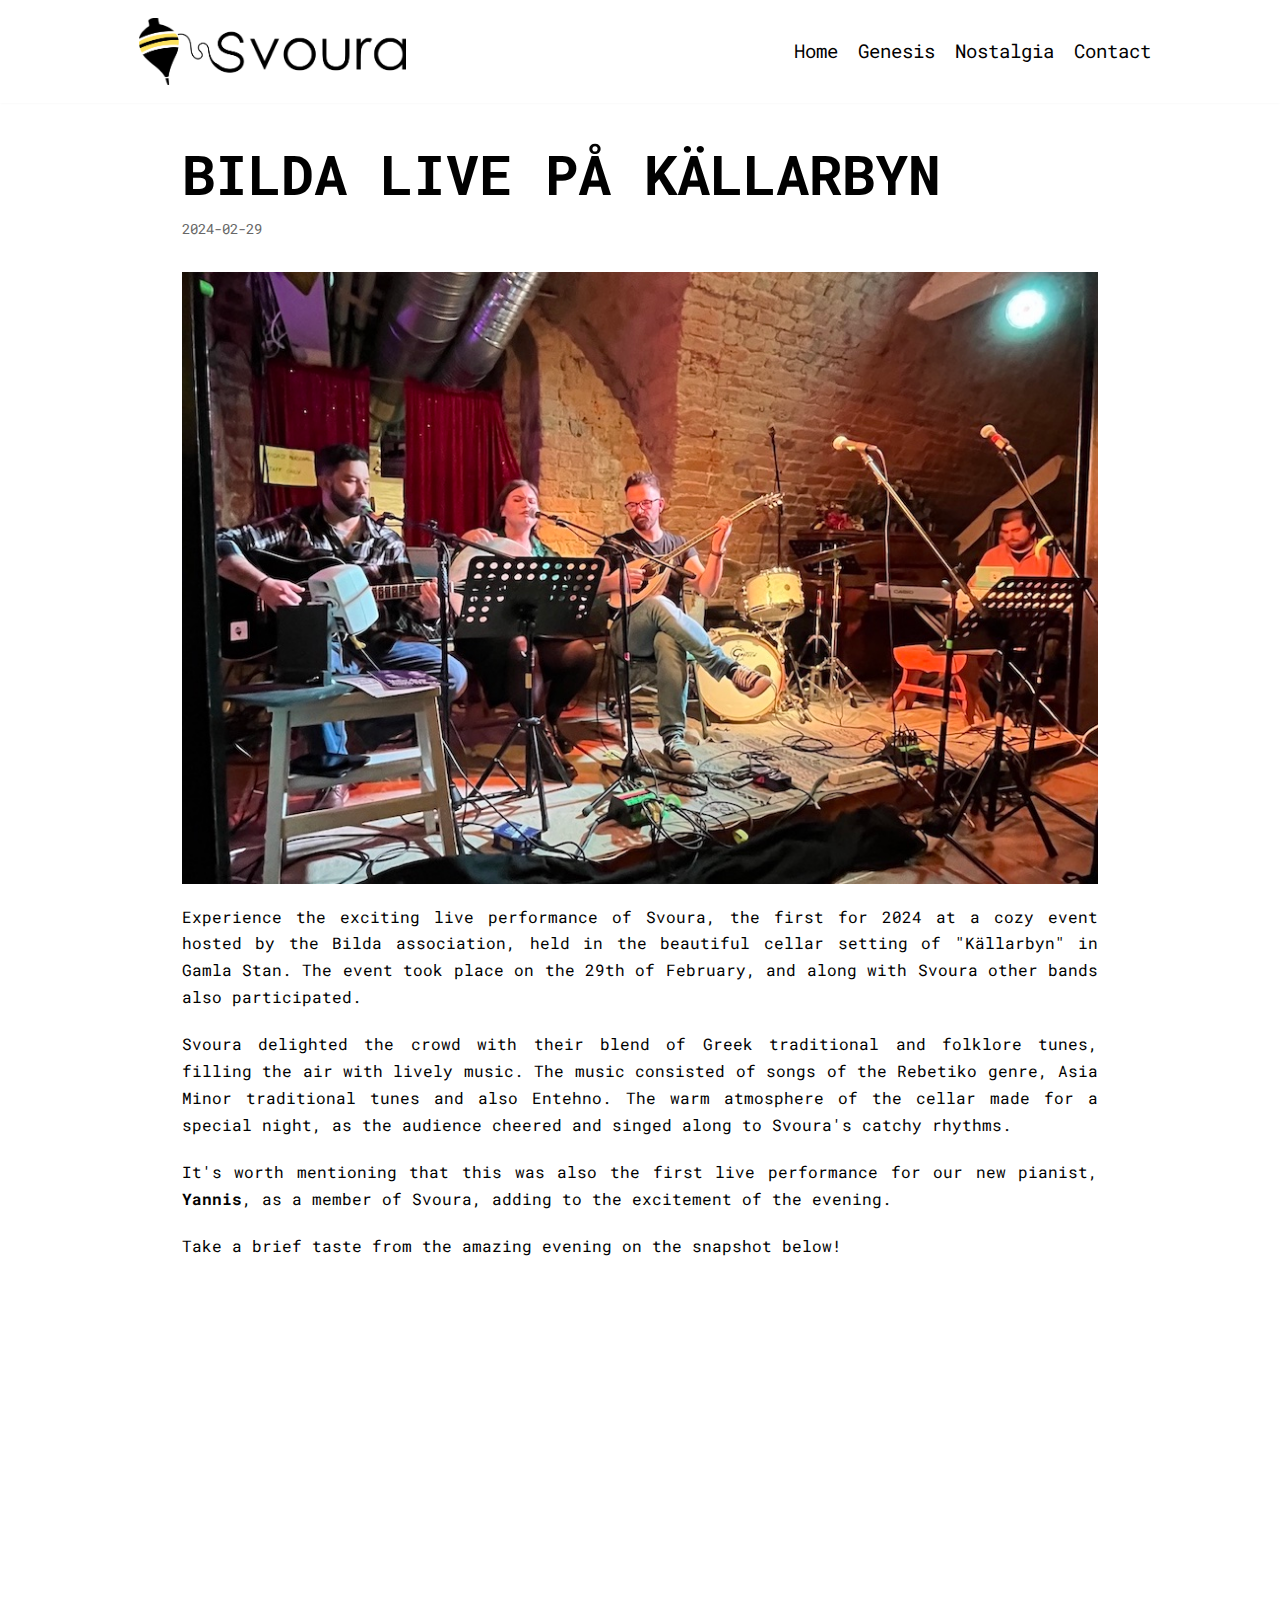
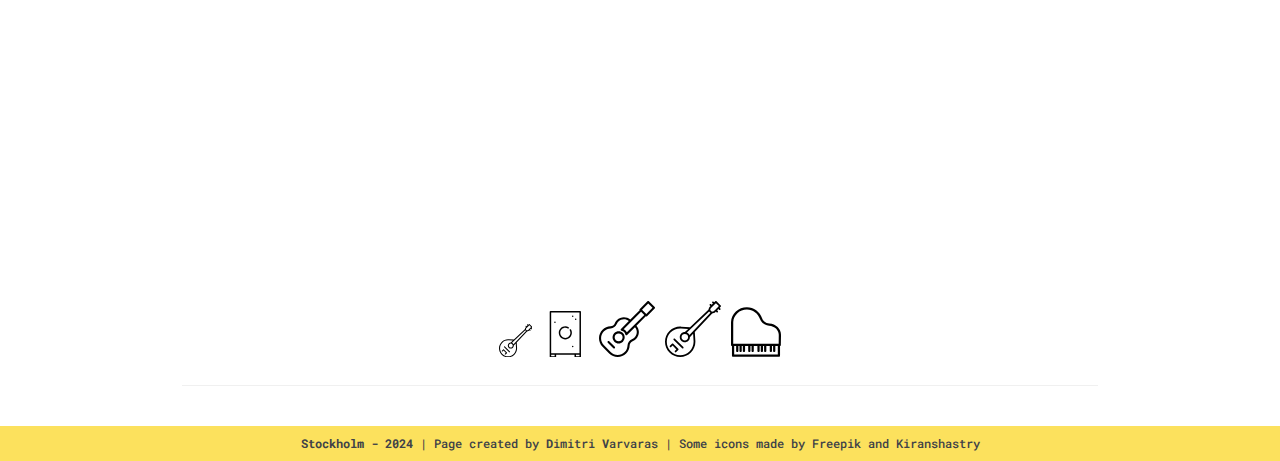
<file: posts/kallarbyn/index.html>
<!DOCTYPE html>
<html lang="en-US">

<head>
    <meta property="og:image" content="https://svoura.se/images/bandphoto.jpg" />
    <meta charset="UTF-8">
    <meta name="viewport" content="width=device-width, initial-scale=1, minimum-scale=1">
    <link rel="profile" href="http://gmpg.org/xfn/11">
    <title>Bilda Live på Källarbyn &#8211; Svoura</title>
    <meta name='robots' content='max-image-preview:large' />
    <link rel='dns-prefetch' href='//fonts.googleapis.com' />
    <link rel="alternate" type="application/rss+xml" title="Svoura &raquo; Feed" href="https://www.svoura.se/feed/" />
    <link rel="alternate" type="application/rss+xml" title="Svoura &raquo; Comments Feed"
        href="https://www.svoura.se/comments/feed/" />
    <script type="text/javascript">
        window._wpemojiSettings = { "baseUrl": "https:\/\/s.w.org\/images\/core\/emoji\/14.0.0\/72x72\/", "ext": ".png", "svgUrl": "https:\/\/s.w.org\/images\/core\/emoji\/14.0.0\/svg\/", "svgExt": ".svg", "source": { "concatemoji": "https:\/\/www.svoura.se\/temporary_svoura\/wp-includes\/js\/wp-emoji-release.min.js?ver=6.3.1" } };
        /*! This file is auto-generated */
        !function (i, n) { var o, s, e; function c(e) { try { var t = { supportTests: e, timestamp: (new Date).valueOf() }; sessionStorage.setItem(o, JSON.stringify(t)) } catch (e) { } } function p(e, t, n) { e.clearRect(0, 0, e.canvas.width, e.canvas.height), e.fillText(t, 0, 0); var t = new Uint32Array(e.getImageData(0, 0, e.canvas.width, e.canvas.height).data), r = (e.clearRect(0, 0, e.canvas.width, e.canvas.height), e.fillText(n, 0, 0), new Uint32Array(e.getImageData(0, 0, e.canvas.width, e.canvas.height).data)); return t.every(function (e, t) { return e === r[t] }) } function u(e, t, n) { switch (t) { case "flag": return n(e, "\ud83c\udff3\ufe0f\u200d\u26a7\ufe0f", "\ud83c\udff3\ufe0f\u200b\u26a7\ufe0f") ? !1 : !n(e, "\ud83c\uddfa\ud83c\uddf3", "\ud83c\uddfa\u200b\ud83c\uddf3") && !n(e, "\ud83c\udff4\udb40\udc67\udb40\udc62\udb40\udc65\udb40\udc6e\udb40\udc67\udb40\udc7f", "\ud83c\udff4\u200b\udb40\udc67\u200b\udb40\udc62\u200b\udb40\udc65\u200b\udb40\udc6e\u200b\udb40\udc67\u200b\udb40\udc7f"); case "emoji": return !n(e, "\ud83e\udef1\ud83c\udffb\u200d\ud83e\udef2\ud83c\udfff", "\ud83e\udef1\ud83c\udffb\u200b\ud83e\udef2\ud83c\udfff") }return !1 } function f(e, t, n) { var r = "undefined" != typeof WorkerGlobalScope && self instanceof WorkerGlobalScope ? new OffscreenCanvas(300, 150) : i.createElement("canvas"), a = r.getContext("2d", { willReadFrequently: !0 }), o = (a.textBaseline = "top", a.font = "600 32px Arial", {}); return e.forEach(function (e) { o[e] = t(a, e, n) }), o } function t(e) { var t = i.createElement("script"); t.src = e, t.defer = !0, i.head.appendChild(t) } "undefined" != typeof Promise && (o = "wpEmojiSettingsSupports", s = ["flag", "emoji"], n.supports = { everything: !0, everythingExceptFlag: !0 }, e = new Promise(function (e) { i.addEventListener("DOMContentLoaded", e, { once: !0 }) }), new Promise(function (t) { var n = function () { try { var e = JSON.parse(sessionStorage.getItem(o)); if ("object" == typeof e && "number" == typeof e.timestamp && (new Date).valueOf() < e.timestamp + 604800 && "object" == typeof e.supportTests) return e.supportTests } catch (e) { } return null }(); if (!n) { if ("undefined" != typeof Worker && "undefined" != typeof OffscreenCanvas && "undefined" != typeof URL && URL.createObjectURL && "undefined" != typeof Blob) try { var e = "postMessage(" + f.toString() + "(" + [JSON.stringify(s), u.toString(), p.toString()].join(",") + "));", r = new Blob([e], { type: "text/javascript" }), a = new Worker(URL.createObjectURL(r), { name: "wpTestEmojiSupports" }); return void (a.onmessage = function (e) { c(n = e.data), a.terminate(), t(n) }) } catch (e) { } c(n = f(s, u, p)) } t(n) }).then(function (e) { for (var t in e) n.supports[t] = e[t], n.supports.everything = n.supports.everything && n.supports[t], "flag" !== t && (n.supports.everythingExceptFlag = n.supports.everythingExceptFlag && n.supports[t]); n.supports.everythingExceptFlag = n.supports.everythingExceptFlag && !n.supports.flag, n.DOMReady = !1, n.readyCallback = function () { n.DOMReady = !0 } }).then(function () { return e }).then(function () { var e; n.supports.everything || (n.readyCallback(), (e = n.source || {}).concatemoji ? t(e.concatemoji) : e.wpemoji && e.twemoji && (t(e.twemoji), t(e.wpemoji))) })) }((window, document), window._wpemojiSettings);
    </script>
    <style type="text/css">
        img.wp-smiley,
        img.emoji {
            display: inline !important;
            border: none !important;
            box-shadow: none !important;
            height: 1em !important;
            width: 1em !important;
            margin: 0 0.07em !important;
            vertical-align: -0.1em !important;
            background: none !important;
            padding: 0 !important;
        }
    </style>
    <link rel='stylesheet' id='wp-block-library-css' href='./css/css-dist-block-library-style.min.css' type='text/css'
        media='all' />
    <style id='classic-theme-styles-inline-css' type='text/css'>
        /*! This file is auto-generated */
        .wp-block-button__link {
            color: #fff;
            background-color: #32373c;
            border-radius: 9999px;
            box-shadow: none;
            text-decoration: none;
            padding: calc(.667em + 2px) calc(1.333em + 2px);
            font-size: 1.125em
        }

        .wp-block-file__button {
            background: #32373c;
            color: #fff;
            text-decoration: none
        }
    </style>
    <style id='global-styles-inline-css' type='text/css'>
        body {
            --wp--preset--color--black: #000000;
            --wp--preset--color--cyan-bluish-gray: #abb8c3;
            --wp--preset--color--white: #ffffff;
            --wp--preset--color--pale-pink: #f78da7;
            --wp--preset--color--vivid-red: #cf2e2e;
            --wp--preset--color--luminous-vivid-orange: #ff6900;
            --wp--preset--color--luminous-vivid-amber: #fcb900;
            --wp--preset--color--light-green-cyan: #7bdcb5;
            --wp--preset--color--vivid-green-cyan: #00d084;
            --wp--preset--color--pale-cyan-blue: #8ed1fc;
            --wp--preset--color--vivid-cyan-blue: #0693e3;
            --wp--preset--color--vivid-purple: #9b51e0;
            --wp--preset--color--neve-button-color: #ffe179;
            --wp--preset--color--neve-text-color: #010101;
            --wp--preset--gradient--vivid-cyan-blue-to-vivid-purple: linear-gradient(135deg, rgba(6, 147, 227, 1) 0%, rgb(155, 81, 224) 100%);
            --wp--preset--gradient--light-green-cyan-to-vivid-green-cyan: linear-gradient(135deg, rgb(122, 220, 180) 0%, rgb(0, 208, 130) 100%);
            --wp--preset--gradient--luminous-vivid-amber-to-luminous-vivid-orange: linear-gradient(135deg, rgba(252, 185, 0, 1) 0%, rgba(255, 105, 0, 1) 100%);
            --wp--preset--gradient--luminous-vivid-orange-to-vivid-red: linear-gradient(135deg, rgba(255, 105, 0, 1) 0%, rgb(207, 46, 46) 100%);
            --wp--preset--gradient--very-light-gray-to-cyan-bluish-gray: linear-gradient(135deg, rgb(238, 238, 238) 0%, rgb(169, 184, 195) 100%);
            --wp--preset--gradient--cool-to-warm-spectrum: linear-gradient(135deg, rgb(74, 234, 220) 0%, rgb(151, 120, 209) 20%, rgb(207, 42, 186) 40%, rgb(238, 44, 130) 60%, rgb(251, 105, 98) 80%, rgb(254, 248, 76) 100%);
            --wp--preset--gradient--blush-light-purple: linear-gradient(135deg, rgb(255, 206, 236) 0%, rgb(152, 150, 240) 100%);
            --wp--preset--gradient--blush-bordeaux: linear-gradient(135deg, rgb(254, 205, 165) 0%, rgb(254, 45, 45) 50%, rgb(107, 0, 62) 100%);
            --wp--preset--gradient--luminous-dusk: linear-gradient(135deg, rgb(255, 203, 112) 0%, rgb(199, 81, 192) 50%, rgb(65, 88, 208) 100%);
            --wp--preset--gradient--pale-ocean: linear-gradient(135deg, rgb(255, 245, 203) 0%, rgb(182, 227, 212) 50%, rgb(51, 167, 181) 100%);
            --wp--preset--gradient--electric-grass: linear-gradient(135deg, rgb(202, 248, 128) 0%, rgb(113, 206, 126) 100%);
            --wp--preset--gradient--midnight: linear-gradient(135deg, rgb(2, 3, 129) 0%, rgb(40, 116, 252) 100%);
            --wp--preset--font-size--small: 13px;
            --wp--preset--font-size--medium: 20px;
            --wp--preset--font-size--large: 36px;
            --wp--preset--font-size--x-large: 42px;
            --wp--preset--spacing--20: 0.44rem;
            --wp--preset--spacing--30: 0.67rem;
            --wp--preset--spacing--40: 1rem;
            --wp--preset--spacing--50: 1.5rem;
            --wp--preset--spacing--60: 2.25rem;
            --wp--preset--spacing--70: 3.38rem;
            --wp--preset--spacing--80: 5.06rem;
            --wp--preset--shadow--natural: 6px 6px 9px rgba(0, 0, 0, 0.2);
            --wp--preset--shadow--deep: 12px 12px 50px rgba(0, 0, 0, 0.4);
            --wp--preset--shadow--sharp: 6px 6px 0px rgba(0, 0, 0, 0.2);
            --wp--preset--shadow--outlined: 6px 6px 0px -3px rgba(255, 255, 255, 1), 6px 6px rgba(0, 0, 0, 1);
            --wp--preset--shadow--crisp: 6px 6px 0px rgba(0, 0, 0, 1);
        }

        :where(.is-layout-flex) {
            gap: 0.5em;
        }

        :where(.is-layout-grid) {
            gap: 0.5em;
        }

        body .is-layout-flow>.alignleft {
            float: left;
            margin-inline-start: 0;
            margin-inline-end: 2em;
        }

        body .is-layout-flow>.alignright {
            float: right;
            margin-inline-start: 2em;
            margin-inline-end: 0;
        }

        body .is-layout-flow>.aligncenter {
            margin-left: auto !important;
            margin-right: auto !important;
        }

        body .is-layout-constrained>.alignleft {
            float: left;
            margin-inline-start: 0;
            margin-inline-end: 2em;
        }

        body .is-layout-constrained>.alignright {
            float: right;
            margin-inline-start: 2em;
            margin-inline-end: 0;
        }

        body .is-layout-constrained>.aligncenter {
            margin-left: auto !important;
            margin-right: auto !important;
        }

        body .is-layout-constrained> :where(:not(.alignleft):not(.alignright):not(.alignfull)) {
            max-width: var(--wp--style--global--content-size);
            margin-left: auto !important;
            margin-right: auto !important;
        }

        body .is-layout-constrained>.alignwide {
            max-width: var(--wp--style--global--wide-size);
        }

        body .is-layout-flex {
            display: flex;
        }

        body .is-layout-flex {
            flex-wrap: wrap;
            align-items: center;
        }

        body .is-layout-flex>* {
            margin: 0;
        }

        body .is-layout-grid {
            display: grid;
        }

        body .is-layout-grid>* {
            margin: 0;
        }

        :where(.wp-block-columns.is-layout-flex) {
            gap: 2em;
        }

        :where(.wp-block-columns.is-layout-grid) {
            gap: 2em;
        }

        :where(.wp-block-post-template.is-layout-flex) {
            gap: 1.25em;
        }

        :where(.wp-block-post-template.is-layout-grid) {
            gap: 1.25em;
        }

        .has-black-color {
            color: var(--wp--preset--color--black) !important;
        }

        .has-cyan-bluish-gray-color {
            color: var(--wp--preset--color--cyan-bluish-gray) !important;
        }

        .has-white-color {
            color: var(--wp--preset--color--white) !important;
        }

        .has-pale-pink-color {
            color: var(--wp--preset--color--pale-pink) !important;
        }

        .has-vivid-red-color {
            color: var(--wp--preset--color--vivid-red) !important;
        }

        .has-luminous-vivid-orange-color {
            color: var(--wp--preset--color--luminous-vivid-orange) !important;
        }

        .has-luminous-vivid-amber-color {
            color: var(--wp--preset--color--luminous-vivid-amber) !important;
        }

        .has-light-green-cyan-color {
            color: var(--wp--preset--color--light-green-cyan) !important;
        }

        .has-vivid-green-cyan-color {
            color: var(--wp--preset--color--vivid-green-cyan) !important;
        }

        .has-pale-cyan-blue-color {
            color: var(--wp--preset--color--pale-cyan-blue) !important;
        }

        .has-vivid-cyan-blue-color {
            color: var(--wp--preset--color--vivid-cyan-blue) !important;
        }

        .has-vivid-purple-color {
            color: var(--wp--preset--color--vivid-purple) !important;
        }

        .has-black-background-color {
            background-color: var(--wp--preset--color--black) !important;
        }

        .has-cyan-bluish-gray-background-color {
            background-color: var(--wp--preset--color--cyan-bluish-gray) !important;
        }

        .has-white-background-color {
            background-color: var(--wp--preset--color--white) !important;
        }

        .has-pale-pink-background-color {
            background-color: var(--wp--preset--color--pale-pink) !important;
        }

        .has-vivid-red-background-color {
            background-color: var(--wp--preset--color--vivid-red) !important;
        }

        .has-luminous-vivid-orange-background-color {
            background-color: var(--wp--preset--color--luminous-vivid-orange) !important;
        }

        .has-luminous-vivid-amber-background-color {
            background-color: var(--wp--preset--color--luminous-vivid-amber) !important;
        }

        .has-light-green-cyan-background-color {
            background-color: var(--wp--preset--color--light-green-cyan) !important;
        }

        .has-vivid-green-cyan-background-color {
            background-color: var(--wp--preset--color--vivid-green-cyan) !important;
        }

        .has-pale-cyan-blue-background-color {
            background-color: var(--wp--preset--color--pale-cyan-blue) !important;
        }

        .has-vivid-cyan-blue-background-color {
            background-color: var(--wp--preset--color--vivid-cyan-blue) !important;
        }

        .has-vivid-purple-background-color {
            background-color: var(--wp--preset--color--vivid-purple) !important;
        }

        .has-black-border-color {
            border-color: var(--wp--preset--color--black) !important;
        }

        .has-cyan-bluish-gray-border-color {
            border-color: var(--wp--preset--color--cyan-bluish-gray) !important;
        }

        .has-white-border-color {
            border-color: var(--wp--preset--color--white) !important;
        }

        .has-pale-pink-border-color {
            border-color: var(--wp--preset--color--pale-pink) !important;
        }

        .has-vivid-red-border-color {
            border-color: var(--wp--preset--color--vivid-red) !important;
        }

        .has-luminous-vivid-orange-border-color {
            border-color: var(--wp--preset--color--luminous-vivid-orange) !important;
        }

        .has-luminous-vivid-amber-border-color {
            border-color: var(--wp--preset--color--luminous-vivid-amber) !important;
        }

        .has-light-green-cyan-border-color {
            border-color: var(--wp--preset--color--light-green-cyan) !important;
        }

        .has-vivid-green-cyan-border-color {
            border-color: var(--wp--preset--color--vivid-green-cyan) !important;
        }

        .has-pale-cyan-blue-border-color {
            border-color: var(--wp--preset--color--pale-cyan-blue) !important;
        }

        .has-vivid-cyan-blue-border-color {
            border-color: var(--wp--preset--color--vivid-cyan-blue) !important;
        }

        .has-vivid-purple-border-color {
            border-color: var(--wp--preset--color--vivid-purple) !important;
        }

        .has-vivid-cyan-blue-to-vivid-purple-gradient-background {
            background: var(--wp--preset--gradient--vivid-cyan-blue-to-vivid-purple) !important;
        }

        .has-light-green-cyan-to-vivid-green-cyan-gradient-background {
            background: var(--wp--preset--gradient--light-green-cyan-to-vivid-green-cyan) !important;
        }

        .has-luminous-vivid-amber-to-luminous-vivid-orange-gradient-background {
            background: var(--wp--preset--gradient--luminous-vivid-amber-to-luminous-vivid-orange) !important;
        }

        .has-luminous-vivid-orange-to-vivid-red-gradient-background {
            background: var(--wp--preset--gradient--luminous-vivid-orange-to-vivid-red) !important;
        }

        .has-very-light-gray-to-cyan-bluish-gray-gradient-background {
            background: var(--wp--preset--gradient--very-light-gray-to-cyan-bluish-gray) !important;
        }

        .has-cool-to-warm-spectrum-gradient-background {
            background: var(--wp--preset--gradient--cool-to-warm-spectrum) !important;
        }

        .has-blush-light-purple-gradient-background {
            background: var(--wp--preset--gradient--blush-light-purple) !important;
        }

        .has-blush-bordeaux-gradient-background {
            background: var(--wp--preset--gradient--blush-bordeaux) !important;
        }

        .has-luminous-dusk-gradient-background {
            background: var(--wp--preset--gradient--luminous-dusk) !important;
        }

        .has-pale-ocean-gradient-background {
            background: var(--wp--preset--gradient--pale-ocean) !important;
        }

        .has-electric-grass-gradient-background {
            background: var(--wp--preset--gradient--electric-grass) !important;
        }

        .has-midnight-gradient-background {
            background: var(--wp--preset--gradient--midnight) !important;
        }

        .has-small-font-size {
            font-size: var(--wp--preset--font-size--small) !important;
        }

        .has-medium-font-size {
            font-size: var(--wp--preset--font-size--medium) !important;
        }

        .has-large-font-size {
            font-size: var(--wp--preset--font-size--large) !important;
        }

        .has-x-large-font-size {
            font-size: var(--wp--preset--font-size--x-large) !important;
        }

        .wp-block-navigation a:where(:not(.wp-element-button)) {
            color: inherit;
        }

        :where(.wp-block-post-template.is-layout-flex) {
            gap: 1.25em;
        }

        :where(.wp-block-post-template.is-layout-grid) {
            gap: 1.25em;
        }

        :where(.wp-block-columns.is-layout-flex) {
            gap: 2em;
        }

        :where(.wp-block-columns.is-layout-grid) {
            gap: 2em;
        }

        .wp-block-pullquote {
            font-size: 1.5em;
            line-height: 1.6;
        }
    </style>
    <link rel='stylesheet' id='neve-style-css' href='./css/themes-neve-style.min.css' type='text/css' media='all' />
    <style id='neve-style-inline-css' type='text/css'>
        body,
        .site-title {
            font-size: 15px;
        }

        body,
        .site-title {
            font-family: "Roboto Mono";
            font-weight: 400;
        }

        h1:not(.site-title),
        .single h1.entry-title {
            font-size: 30px;
        }

        h1:not(.site-title),
        .single h1.entry-title {
            font-weight: 900;
        }

        h1:not(.site-title),
        .single h1.entry-title {
            text-transform: uppercase;
        }

        h1:not(.site-title),
        .single h1.entry-title {
            line-height: 1.6;
        }

        h2 {
            font-size: 25px;
        }

        h2 {
            font-weight: 900;
        }

        h2 {
            text-transform: uppercase;
        }

        h2 {
            line-height: 1.6;
        }

        h3 {
            font-size: 18px;
        }

        h3 {
            font-weight: 900;
        }

        h3 {
            text-transform: uppercase;
        }

        h3 {
            line-height: 1.6;
        }

        h4 {
            font-size: 16px;
        }

        h4 {
            font-weight: 900;
        }

        h4 {
            text-transform: uppercase;
        }

        h4 {
            line-height: 1.6;
        }

        h5 {
            font-size: 14px;
        }

        h5 {
            font-weight: 900;
        }

        h5 {
            text-transform: uppercase;
        }

        h5 {
            line-height: 1.6;
        }

        h6 {
            font-size: 12px;
        }

        h6 {
            font-weight: 900;
        }

        h6 {
            text-transform: uppercase;
        }

        h6 {
            line-height: 1.6;
        }

        h1,
        .single h1.entry-title,
        h2,
        h3,
        h4,
        h5,
        h6 {
            font-family: "Roboto Mono";
        }

        .container {
            max-width: 748px;
        }

        a {
            color: #000000;
        }

        .nv-loader {
            border-color: #000000;
        }

        a:hover,
        a:focus {
            color: #000000;
        }

        body,
        .entry-title a,
        .entry-title a:hover,
        .entry-title a:focus {
            color: #010101;
        }

        .has-white-background-color {
            background-color: #ffffff !important;
        }

        .has-white-color {
            color: #ffffff !important;
        }

        .has-black-background-color {
            background-color: #000000 !important;
        }

        .has-black-color {
            color: #000000 !important;
        }

        .has-neve-button-color-background-color {
            background-color: #ffe179 !important;
        }

        .has-neve-button-color-color {
            color: #ffe179 !important;
        }

        .has-neve-link-color-background-color {
            background-color: #000000 !important;
        }

        .has-neve-link-color-color {
            color: #000000 !important;
        }

        .has-neve-link-hover-color-background-color {
            background-color: #000000 !important;
        }

        .has-neve-link-hover-color-color {
            color: #000000 !important;
        }

        .has-neve-text-color-background-color {
            background-color: #010101 !important;
        }

        .has-neve-text-color-color {
            color: #010101 !important;
        }

        .nv-tags-list a {
            color: #ffe179;
        }

        .nv-tags-list a {
            border-color: #ffe179;
        }

        .button.button-primary,
        button,
        input[type=button],
        .btn,
        input[type="submit"],
        /* Buttons in navigation */
        ul[id^="nv-primary-navigation"] li.button.button-primary>a,
        .menu li.button.button-primary>a {
            background-color: #ffe179;
        }

        .button.button-primary,
        button,
        input[type=button],
        .btn,
        input[type="submit"],
        /* Buttons in navigation */
        ul[id^="nv-primary-navigation"] li.button.button-primary>a,
        .menu li.button.button-primary>a {
            color: #010101;
        }

        .nv-tags-list a:hover {
            border-color: #010101;
        }

        .button.button-primary:hover,
        .nv-tags-list a:hover,
        ul[id^="nv-primary-navigation"] li.button.button-primary>a:hover,
        .menu li.button.button-primary>a:hover {
            background-color: #010101;
        }

        .button.button-primary:hover,
        .nv-tags-list a:hover,
        ul[id^="nv-primary-navigation"] li.button.button-primary>a:hover,
        .menu li.button.button-primary>a:hover {
            color: #ffffff;
        }

        .button.button-primary,
        button,
        input[type=button],
        .btn,
        input[type="submit"]:not(.search-submit),
        /* Buttons in navigation */
        ul[id^="nv-primary-navigation"] li.button.button-primary>a,
        .menu li.button.button-primary>a {
            border-radius: 3px;
        }

        .button.button-secondary,
        #comments input[type="submit"],
        .cart-off-canvas .button.nv-close-cart-sidebar {
            color: #010101;
        }

        .button.button-secondary,
        #comments input[type="submit"],
        .cart-off-canvas .button.nv-close-cart-sidebar {
            border-color: #010101;
        }

        .button.button-secondary:hover,
        #comments input[type="submit"]:hover {
            color: #010101;
        }

        .button.button-secondary:hover,
        #comments input[type="submit"]:hover {
            border-color: #010101;
        }

        .button.button-secondary,
        #comments input[type="submit"] {
            border-radius: 3px;
        }

        .button.button-secondary,
        #comments input[type="submit"] {
            border: 1px solid;
            border-style: solid;
            border-top-width: 1px;
            border-right-width: 1px;
            border-bottom-width: 1px;
            border-left-width: 1px;
        }

        @media(min-width: 576px) {

            body,
            .site-title {
                font-size: 16px;
            }

            h1:not(.site-title),
            .single h1.entry-title {
                font-size: 40px;
            }

            h1:not(.site-title),
            .single h1.entry-title {
                line-height: 1.6;
            }

            h2 {
                font-size: 30px;
            }

            h2 {
                line-height: 1.6;
            }

            h3 {
                font-size: 20px;
            }

            h3 {
                line-height: 1.6;
            }

            h4 {
                font-size: 16px;
            }

            h4 {
                line-height: 1.6;
            }

            h5 {
                font-size: 14px;
            }

            h5 {
                line-height: 1.6;
            }

            h6 {
                font-size: 12px;
            }

            h6 {
                line-height: 1.6;
            }

            .container {
                max-width: 992px;
            }
        }

        @media(min-width: 960px) {

            body,
            .site-title {
                font-size: 16px;
            }

            h1:not(.site-title),
            .single h1.entry-title {
                font-size: 55px;
            }

            h1:not(.site-title),
            .single h1.entry-title {
                line-height: 1.5;
            }

            h2 {
                font-size: 35px;
            }

            h2 {
                line-height: 1.5;
            }

            h3 {
                font-size: 20px;
            }

            h3 {
                line-height: 1.5;
            }

            h4 {
                font-size: 16px;
            }

            h4 {
                line-height: 1.5;
            }

            h5 {
                font-size: 14px;
            }

            h5 {
                line-height: 1.5;
            }

            h6 {
                font-size: 12px;
            }

            h6 {
                line-height: 1.5;
            }

            .container {
                max-width: 1052px;
            }

            #content .container .col,
            #content .container-fluid .col {
                max-width: 90%;
            }

            .nv-sidebar-wrap,
            .nv-sidebar-wrap.shop-sidebar {
                max-width: 10%;
            }

            .caret-wrap {
                border-color: transparent;
            }
        }

        @media (max-width: 576px) {
            .header-main-inner {
                height: auto;
            }

            .builder-item--logo .site-logo img {
                max-width: 200px;
            }

            .builder-item--logo .site-logo {
                padding-top: 10px;
                padding-right: 0px;
                padding-bottom: 10px;
                padding-left: 0px;
            }

            .builder-item--logo {
                margin-top: 0px;
                margin-right: 0px;
                margin-bottom: 0px;
                margin-left: 0px;
            }

            .builder-item--nav-icon .navbar-toggle {
                padding-top: 17px;
                padding-right: 17px;
                padding-bottom: 17px;
                padding-left: 17px;
            }

            .builder-item--nav-icon {
                margin-top: 0px;
                margin-right: 0px;
                margin-bottom: 0px;
                margin-left: 0px;
            }

            .builder-item--primary-menu li>a {
                font-size: 1.3em;
                line-height: 1.6em;
                letter-spacing: 0px;
            }

            .builder-item--primary-menu li>a svg {
                height: 1.3em;
                width: 1.3em;
            }

            .builder-item--primary-menu {
                padding-top: 0px;
                padding-right: 0px;
                padding-bottom: 0px;
                padding-left: 0px;
                margin-top: 0px;
                margin-right: 0px;
                margin-bottom: 0px;
                margin-left: 0px;
            }

            .builder-item--footer_copyright {
                font-size: 1em;
                line-height: 1.6;
                letter-spacing: 0px;
                padding-top: 0px;
                padding-right: 0px;
                padding-bottom: 0px;
                padding-left: 0px;
                margin-top: 0px;
                margin-right: 0px;
                margin-bottom: 0px;
                margin-left: 0px;
            }

            .builder-item--footer_copyright svg {
                height: 1em;
                width: 1em;
            }
        }

        @media (min-width: 576px) {
            .header-main-inner {
                height: auto;
            }

            .builder-item--logo .site-logo img {
                max-width: 107px;
            }

            .builder-item--logo .site-logo {
                padding-top: 10px;
                padding-right: 0px;
                padding-bottom: 10px;
                padding-left: 0px;
            }

            .builder-item--logo {
                margin-top: 0px;
                margin-right: 0px;
                margin-bottom: 0px;
                margin-left: 0px;
            }

            .builder-item--nav-icon .navbar-toggle {
                padding-top: 10px;
                padding-right: 15px;
                padding-bottom: 10px;
                padding-left: 15px;
            }

            .builder-item--nav-icon {
                margin-top: 0px;
                margin-right: 0px;
                margin-bottom: 0px;
                margin-left: 0px;
            }

            .builder-item--primary-menu li>a {
                font-size: 1.2em;
                line-height: 1.6em;
                letter-spacing: 0px;
            }

            .builder-item--primary-menu li>a svg {
                height: 1.2em;
                width: 1.2em;
            }

            .builder-item--primary-menu {
                padding-top: 0px;
                padding-right: 0px;
                padding-bottom: 0px;
                padding-left: 0px;
                margin-top: 0px;
                margin-right: 0px;
                margin-bottom: 0px;
                margin-left: 0px;
            }

            .builder-item--footer_copyright {
                font-size: 1em;
                line-height: 1.6;
                letter-spacing: 0px;
                padding-top: 0px;
                padding-right: 0px;
                padding-bottom: 0px;
                padding-left: 0px;
                margin-top: 0px;
                margin-right: 0px;
                margin-bottom: 0px;
                margin-left: 0px;
            }

            .builder-item--footer_copyright svg {
                height: 1em;
                width: 1em;
            }
        }

        @media (min-width: 961px) {
            .header-main-inner {
                height: auto;
            }

            .builder-item--logo .site-logo img {
                max-width: 267px;
            }

            .builder-item--logo .site-logo {
                padding-top: 010px;
                padding-right: 0px;
                padding-bottom: 010px;
                padding-left: 10px;
            }

            .builder-item--logo {
                margin-top: 0px;
                margin-right: 0px;
                margin-bottom: 0px;
                margin-left: 0px;
            }

            .builder-item--nav-icon .navbar-toggle {
                padding-top: 10px;
                padding-right: 15px;
                padding-bottom: 0px;
                padding-left: 15px;
            }

            .builder-item--nav-icon {
                margin-top: 0px;
                margin-right: 0px;
                margin-bottom: 0px;
                margin-left: 0px;
            }

            .builder-item--primary-menu li>a {
                font-size: 1.2em;
                line-height: 1.6em;
                letter-spacing: 0px;
            }

            .builder-item--primary-menu li>a svg {
                height: 1.2em;
                width: 1.2em;
            }

            .builder-item--primary-menu {
                padding-top: 0px;
                padding-right: 0px;
                padding-bottom: 0px;
                padding-left: 0px;
                margin-top: 0px;
                margin-right: 0px;
                margin-bottom: 0px;
                margin-left: 0px;
            }

            .builder-item--footer_copyright {
                font-size: 1em;
                line-height: 1.6;
                letter-spacing: 0px;
                padding-top: 0px;
                padding-right: 0px;
                padding-bottom: 0px;
                padding-left: 0px;
                margin-top: 0px;
                margin-right: 0px;
                margin-bottom: 0px;
                margin-left: 0px;
            }

            .builder-item--footer_copyright svg {
                height: 1em;
                width: 1em;
            }
        }

        .hfg_header .header-main-inner,
        .hfg_header .header-main-inner.dark-mode,
        .hfg_header .header-main-inner.light-mode {}

        .hfg_header .header-menu-sidebar .header-menu-sidebar-bg,
        .hfg_header .header-menu-sidebar .header-menu-sidebar-bg.dark-mode,
        .hfg_header .header-menu-sidebar .header-menu-sidebar-bg.light-mode {}

        .builder-item--nav-icon .navbar-toggle {
            border-top-left-radius: 03px;
            border-top-right-radius: 03px;
            border-bottom-left-radius: 03px;
            border-bottom-right-radius: 03px;
            border-style: solid;
            border-top-width: 02px;
            border-right-width: 02px;
            border-bottom-width: 02px;
            border-left-width: 02px;
        }

        .header-menu-sidebar .close-sidebar-panel .navbar-toggle {
            border-top-left-radius: 03px;
            border-top-right-radius: 03px;
            border-bottom-right-radius: 03px;
            border-bottom-left-radius: 03px;
        }

        .builder-item--primary-menu .nav-menu-primary>.primary-menu-ul li:not(.woocommerce-mini-cart-item)>a {
            color: #010101;
        }

        .builder-item--primary-menu .nav-menu-primary>.primary-menu-ul li>.amp-caret-wrap svg {
            fill: #010101;
        }

        .builder-item--primary-menu .nav-menu-primary>.primary-menu-ul li:not(.woocommerce-mini-cart-item)>a:after {
            background-color: #010101;
        }

        .builder-item--primary-menu .nav-menu-primary>.primary-menu-ul li:not(.woocommerce-mini-cart-item):hover>a {
            color: #010101;
        }

        .builder-item--primary-menu .nav-menu-primary>.primary-menu-ul li:hover>.amp-caret-wrap svg {
            fill: #010101;
        }

        .builder-item--primary-menu .nav-menu-primary>.primary-menu-ul li.current-menu-item>a {
            color: #010101;
        }

        .builder-item--primary-menu .nav-menu-primary>.primary-menu-ul li.current-menu-item>.amp-caret-wrap svg {
            fill: #010101;
        }

        @media (min-width: 961px) {
            .header--row .hfg-item-right .builder-item--primary-menu .primary-menu-ul>li:not(:first-child) {
                margin-left: 20px;
            }

            .header--row .hfg-item-center .builder-item--primary-menu .primary-menu-ul>li:not(:last-child),
            .header--row .hfg-item-left .builder-item--primary-menu .primary-menu-ul>li:not(:last-child) {
                margin-right: 20px;
            }

            .builder-item--primary-menu .style-full-height .primary-menu-ul>li:not(.menu-item-nav-search):not(.menu-item-nav-cart)>a:after {
                left: -10px;
                right: -10px;
            }

            .builder-item--primary-menu .style-full-height .primary-menu-ul:not(#nv-primary-navigation-sidebar)>li:not(.menu-item-nav-search):not(.menu-item-nav-cart):hover>a:after {
                width: calc(100% + 20px) !important;
                ;
            }
        }

        .builder-item--primary-menu .primary-menu-ul>li>a {
            height: 25px;
        }

        .builder-item--primary-menu li>a {
            font-family: Roboto Mono;
            font-weight: 400;
            text-transform: none;
        }

        .footer-bottom-inner,
        .footer-bottom-inner.dark-mode,
        .footer-bottom-inner.light-mode {
            background-color: #fce15d;
        }

        .builder-item--footer_copyright {
            font-weight: 500;
            text-transform: none;
        }
    </style>
    <link rel='stylesheet' id='neve-google-font-roboto-mono-css'
        href='//fonts.googleapis.com/css?family=Roboto+Mono%3A400%2C900&#038;ver=6.3.1' type='text/css' media='all' />
    <script>
        /* <![CDATA[ */
        var rcewpp = {
            "ajax_url": "https://www.svoura.se/temporary_svoura/wp-admin/admin-ajax.php",
            "nonce": "42236ec911",
            "home_url": "https://www.svoura.se/",
            "settings_icon": 'https://www.svoura.se/temporary_svoura/wp-content/plugins/export-wp-page-to-static-html/admin/images/settings.png',
            "settings_hover_icon": 'https://www.svoura.se/temporary_svoura/wp-content/plugins/export-wp-page-to-static-html/admin/images/settings_hover.png'
        };
        /* ]]\> */
    </script>
    <link rel="https://api.w.org/" href="https://www.svoura.se/wp-json/" />
    <link rel="alternate" type="application/json" href="https://www.svoura.se/wp-json/wp/v2/posts/930" />
    <link rel="EditURI" type="application/rsd+xml" title="RSD"
        href="https://www.svoura.se/temporary_svoura/xmlrpc.php?rsd" />
    <meta name="generator" content="WordPress 6.3.1" />
    <link rel="canonical" href="https://svoura.se/posts/kallarbyn/" />
    <link rel='shortlink' href='https://www.svoura.se/?p=930' />
    <link rel="alternate" type="application/json+oembed"
        href="https://www.svoura.se/wp-json/oembed/1.0/embed?url=https%3A%2F%2Fwww.svoura.se%2Fposts%2Fkallarbyn" />
    <link rel="alternate" type="text/xml+oembed"
        href="https://www.svoura.se/wp-json/oembed/1.0/embed?url=https%3A%2F%2Fwww.svoura.se%2Fposts%2Fkallarbyn%2F&#038;format=xml" />
    <!-- Enter your scripts here -->
    <style type="text/css">
        .recentcomments a {
            display: inline !important;
            padding: 0 !important;
            margin: 0 !important;
        }
    </style>
    <link rel="icon" href="./images/cropped-cropped-svoura-v2-bitmap-32x32.png" sizes="32x32" />
    <link rel="icon" href="./images/cropped-cropped-svoura-v2-bitmap-192x192.png" sizes="192x192" />
    <link rel="apple-touch-icon" href="./images/cropped-cropped-svoura-v2-bitmap-180x180.png" />
    <meta name="msapplication-TileImage"
        content="https://www.svoura.se/temporary_svoura/wp-content/uploads/2022/03/cropped-cropped-svoura-v2-bitmap-270x270.png" />
</head>

<body
    class="post-template-default single single-post postid-930 single-format-standard wp-custom-logo nv-sidebar-full-width menu_sidebar_slide_left elementor-default elementor-kit-81"
    id="neve_body">
    <div class="wrapper">
        <header class="header" role="banner"> <a class="neve-skip-link show-on-focus" href="#content" tabindex="0"> Skip
                to content </a>
            <div id="header-grid" class="hfg_header site-header">
                <nav class="header--row header-main hide-on-mobile hide-on-tablet layout-full-contained nv-navbar header--row"
                    data-row-id="main" data-show-on="desktop">
                    <div class="header--row-inner header-main-inner light-mode">
                        <div class="container">
                            <div class="row row--wrapper" data-section="hfg_header_layout_main">
                                <div class="builder-item hfg-item-first col-4 col-md-4 col-sm-4 hfg-item-left">
                                    <div class="item--inner builder-item--logo" data-section="title_tagline"
                                        data-item-id="logo">
                                        <div class="site-logo"> <a class="brand" href="../../index.html" title="Svoura"
                                                aria-label="Svoura"><img
                                                    src="./images/uploads-2020-07-cropped-svoura-v2-central-v2.png"
                                                    alt=""></a></div>
                                    </div>
                                </div>
                                <div class="builder-item hfg-item-last col-8 col-md-8 col-sm-8 hfg-item-right">
                                    <div class="item--inner builder-item--primary-menu has_menu"
                                        data-section="header_menu_primary" data-item-id="primary-menu">
                                        <div class="nv-nav-wrap">
                                            <div role="navigation" class="style-border-bottom nav-menu-primary"
                                                aria-label="Primary Menu">
                                                <ul id="nv-primary-navigation-main" class="primary-menu-ul">
                                                    <li id="menu-item-76"
                                                        class="menu-item menu-item-type-post_type menu-item-object-page menu-item-home menu-item-76">
                                                        <a href="../../index.html">Home</a></li>
                                                    <li id="menu-item-75"
                                                        class="menu-item menu-item-type-post_type menu-item-object-page menu-item-75">
                                                        <a href="../../our-story.html">Genesis</a></li>
                                                    <li id="menu-item-390"
                                                        class="menu-item menu-item-type-post_type menu-item-object-page menu-item-390">
                                                        <a href="../../news.html">Nostalgia</a></li>
                                                    <li id="menu-item-72"
                                                        class="menu-item menu-item-type-post_type menu-item-object-page menu-item-72">
                                                        <a href="../../contact-us.html">Contact</a></li>
                                                </ul>
                                            </div>
                                        </div>
                                    </div>
                                </div>
                            </div>
                        </div>
                    </div>
                </nav>
                <nav class="header--row header-main hide-on-desktop layout-full-contained nv-navbar header--row"
                    data-row-id="main" data-show-on="mobile">
                    <div class="header--row-inner header-main-inner light-mode">
                        <div class="container">
                            <div class="row row--wrapper" data-section="hfg_header_layout_main">
                                <div class="builder-item hfg-item-first col-8 col-md-8 col-sm-8 hfg-item-left">
                                    <div class="item--inner builder-item--logo" data-section="title_tagline"
                                        data-item-id="logo">
                                        <div class="site-logo"> <a class="brand" href="../../index.html" title="Svoura"
                                                aria-label="Svoura"><img
                                                    src="./images/uploads-2020-07-cropped-svoura-v2-central-v2.png"
                                                    alt=""></a></div>
                                    </div>
                                </div>
                                <div class="builder-item hfg-item-last col-4 col-md-4 col-sm-4 hfg-item-right">
                                    <div class="item--inner builder-item--nav-icon" data-section="header_menu_icon"
                                        data-item-id="nav-icon">
                                        <div class="menu-mobile-toggle item-button navbar-toggle-wrapper"> <button
                                                class="navbar-toggle" aria-label=" 			Navigation Menu			">
                                                <div class="bars"> <span class="icon-bar"></span> <span
                                                        class="icon-bar"></span> <span class="icon-bar"></span> </div>
                                                <span class="screen-reader-text">Toggle Navigation</span>
                                            </button> </div> <!--.navbar-toggle-wrapper-->
                                    </div>
                                </div>
                            </div>
                        </div>
                    </div>
                </nav>
                <div id="header-menu-sidebar" class="header-menu-sidebar menu-sidebar-panel light-mode slide_left">
                    <div id="header-menu-sidebar-bg" class="header-menu-sidebar-bg">
                        <div class="close-sidebar-panel navbar-toggle-wrapper"> <button class="navbar-toggle active"
                                aria-label=" 				Navigation Menu				">
                                <div class="bars"> <span class="icon-bar"></span> <span class="icon-bar"></span> <span
                                        class="icon-bar"></span> </div> <span class="screen-reader-text"> Toggle
                                    Navigation </span>
                            </button> </div>
                        <div id="header-menu-sidebar-inner" class="header-menu-sidebar-inner">
                            <div
                                class="builder-item hfg-item-last hfg-item-first col-12 col-md-12 col-sm-12 hfg-item-right">
                                <div class="item--inner builder-item--primary-menu has_menu"
                                    data-section="header_menu_primary" data-item-id="primary-menu">
                                    <div class="nv-nav-wrap">
                                        <div role="navigation" class="style-border-bottom nav-menu-primary"
                                            aria-label="Primary Menu">
                                            <ul id="nv-primary-navigation-sidebar" class="primary-menu-ul">
                                                <li
                                                    class="menu-item menu-item-type-post_type menu-item-object-page menu-item-home menu-item-76">
                                                    <a href="https://www.svoura.se/">Home</a></li>
                                                <li
                                                    class="menu-item menu-item-type-post_type menu-item-object-page menu-item-75">
                                                    <a href="https://www.svoura.se/our-story/">Genesis</a></li>
                                                <li
                                                    class="menu-item menu-item-type-post_type menu-item-object-page menu-item-390">
                                                    <a href="https://www.svoura.se/news/">Nostalgia</a></li>
                                                <li
                                                    class="menu-item menu-item-type-post_type menu-item-object-page menu-item-72">
                                                    <a href="https://www.svoura.se/contact-us/">Contact</a></li>
                                            </ul>
                                        </div>
                                    </div>
                                </div>
                            </div>
                        </div>
                    </div>
                </div>
                <div class="header-menu-sidebar-overlay"></div>
            </div>
        </header>
        <main id="content" class="neve-main" role="main">
            <div class="container single-post-container">
                <div class="row">
                    <article id="post-930"
                        class="nv-single-post-wrap col post-930 post type-post status-publish format-standard has-post-thumbnail hentry category-uncategorized">
                        <div class="entry-header">
                            <div class="nv-title-meta-wrap">
                                <h1 class="title entry-title">Bilda Live på Källarbyn</h1>
                                <ul class="nv-meta-list">
                                    <li class="meta date posted-on"><time class="entry-date published"
                                            datetime="2024-02-29T16:25:38+02:00"
                                            content="2024-02-29">2024-02-29</time><time class="updated"
                                            datetime="2024-02-29T18:10:23+02:00">2024-02-29</time></li>
                                </ul>
                            </div>
                        </div>
                        <div class="nv-thumb-wrap"><img width="930" height="620"
                                src="./images/kallarbyn_banner_930.jpg"
                                class="attachment-neve-blog size-neve-blog wp-post-image" alt="" decoding="async"
                                fetchpriority="high"
                                srcset="./images/kallarbyn_banner_930.jpg 930w, ./images/kallarbyn_banner_300.jpg 300w"
                                sizes="(max-width: 930px) 100vw, 930px" /></div>
                        <div class="nv-content-wrap entry-content">
                            
                          
                            <p style="text-align: justify;">Experience the exciting live performance of Svoura, the first for 2024 at a cozy event hosted by the Bilda association, held in the beautiful cellar setting of "Källarbyn" in Gamla Stan. The event took place on the 29th of February, and along with Svoura other bands also participated.</p>
                            <p style="text-align: justify;"> Svoura delighted the crowd with their blend of Greek traditional and folklore tunes, filling the air with lively music. The music consisted of songs of the Rebetiko genre, Asia Minor traditional tunes and also Entehno.

                                
                            The warm atmosphere of the cellar made for a special night, as the audience cheered and singed along to Svoura's catchy rhythms. </p><p style="text-align: justify;">It's worth mentioning that this was also the first live performance for our new pianist, <b>Yannis</b>, as a member of Svoura, adding to the excitement of the evening.</p>
                            <p>Take a brief taste from the amazing evening on the snapshot below!</p>
                            <figure
                                class="wp-block-embed-youtube wp-block-embed is-type-video is-provider-youtube wp-embed-aspect-16-9 wp-has-aspect-ratio">
                                <div class="wp-block-embed__wrapper">
                                    <div class="nv-iframe-embed"><iframe
                                            title="&quot;Τα παιδιά της γειτονιάς σου&quot;, Παραδοσιακό Μικρασιάτικο τραγούδι" width="1200"
                                            height="600" src="https://www.youtube.com/embed/RfvCA1ciN2E?feature=oembed"
                                            frameborder="0"
                                            allow="accelerometer; autoplay; clipboard-write; encrypted-media; gyroscope; picture-in-picture"
                                            allowfullscreen Τα παιδιά της γειτονιάς σου",Παραδοσιακό Μικρασιάτικο τραγούδι"></iframe></div>
                                </div>
                            </figure> <br> <br> <br>
                            <div style="text-align:center;"> <!--?xml version="1.0" encoding="iso-8859-1"?-->
                                <!-- Generator: Adobe Illustrator 19.0.0, SVG Export Plug-In . SVG Version: 6.00 Build 0)  -->
                                <svg version="1.1" id="Layer_1"
                                                                                        xmlns="http://www.w3.org/2000/svg"
                                                                                        xmlns:xlink="http://www.w3.org/1999/xlink"
                                                                                        x="0px" y="0px"
                                                                                        viewbox="0 0 512 512"
                                                                                        style="enable-background:new 0 0 512 512;"
                                                                                        xml:space="preserve"
                                                                                        height="25pt" weight="25pt">
                                                                                        <g>
                                                                                            <g>
                                                                                                <path
                                                                                                    style="fill:#000000;"
                                                                                                    d="M121.563,436.656l-46.218-46.218c-3.191-3.191-8.364-3.192-11.554,0l-19.144,19.143c-3.191,3.191-3.191,8.363,0,11.554  			s8.363,3.191,11.555,0l13.366-13.366l34.663,34.664L90.864,455.8c-3.191,3.191-3.191,8.364,0,11.554  			c1.596,1.595,3.688,2.393,5.778,2.393c2.09,0,4.182-0.797,5.778-2.393l19.143-19.143c1.532-1.532,2.392-3.61,2.392-5.777  			S123.095,438.188,121.563,436.656z">
                                                                                                </path>
                                                                                            </g>
                                                                                        </g>
                                                                                        <g>
                                                                                            <g>
                                                                                                <path
                                                                                                    style="fill:#000000;"
                                                                                                    d="M167.781,421.25l-77.03-77.029c-3.191-3.191-8.363-3.192-11.555,0c-3.191,3.191-3.191,8.364,0,11.554l77.029,77.029  			c1.596,1.596,3.686,2.393,5.778,2.393c2.091,0,4.182-0.797,5.778-2.393C170.972,429.613,170.972,424.439,167.781,421.25z">
                                                                                                </path>
                                                                                            </g>
                                                                                        </g>
                                                                                        <g>
                                                                                            <g>
                                                                                                <path
                                                                                                    style="fill:#000000;"
                                                                                                    d="M509.608,40.908L471.092,2.393C469.56,0.861,467.482,0,465.315,0c-2.167,0-4.244,0.861-5.778,2.393l-9.629,9.629  			l-5.778-5.778c-3.19-3.191-8.363-3.19-11.554,0c-3.191,3.191-3.191,8.364,0.001,11.555l5.777,5.777L426.8,35.131l-5.777-5.777  			c-3.192-3.191-8.364-3.191-11.555,0s-3.191,8.364,0,11.554l5.777,5.777l-9.629,9.629c-0.897,0.897-1.572,1.99-1.974,3.194  			l-7.056,21.165L228.632,239.566l-81.088-5.099c-39.757-2.477-78.698,12.262-106.864,40.427C14.448,301.128,0,336.007,0,373.108  			c0,37.099,14.448,71.979,40.681,98.213C66.915,497.553,101.793,512,138.894,512s71.979-14.447,98.213-40.681  			c28.165-28.165,42.901-67.117,40.427-106.87l-5.099-81.082L431.327,115.41l21.165-7.055c1.204-0.401,2.296-1.077,3.195-1.974  			l9.628-9.628l5.776,5.777c1.596,1.595,3.688,2.393,5.778,2.393s4.182-0.797,5.778-2.393c3.191-3.191,3.191-8.364,0-11.554  			L476.87,85.2l11.555-11.555l5.778,5.777c1.595,1.595,3.686,2.392,5.777,2.392s4.182-0.797,5.778-2.393  			c3.191-3.191,3.191-8.364-0.001-11.555l-5.777-5.776l9.629-9.629C512.797,49.272,512.797,44.099,509.608,40.908z M225.551,459.765  			c-23.147,23.147-53.922,35.894-86.658,35.894c-32.735,0-63.511-12.748-86.658-35.894c-23.148-23.148-35.896-53.923-35.896-86.658  			c0-32.735,12.748-63.511,35.896-86.659c24.853-24.853,59.225-37.855,94.289-35.673l65.879,4.143l-31.21,29.526  			c-12.341,0.017-23.942,4.83-32.671,13.558c-8.744,8.744-13.56,20.371-13.56,32.737c0,12.368,4.816,23.993,13.56,32.737  			s20.371,13.56,32.739,13.56c12.366,0,23.992-4.816,32.737-13.56c9.003-9.003,13.512-20.821,13.535-32.647l29.549-31.234  			l4.143,65.874C263.408,400.542,250.405,434.911,225.551,459.765z M181.261,300.783c8.001,0,15.524,3.116,21.182,8.774  			c11.681,11.68,11.681,30.686,0,42.366c-5.657,5.658-13.181,8.775-21.182,8.775c-8.002,0-15.526-3.117-21.184-8.775  			c-5.657-5.658-8.775-13.181-8.775-21.184c0-8.001,3.117-15.524,8.776-21.183C165.735,303.899,173.259,300.783,181.261,300.783z  			 M223.354,311.471c-2.229-4.883-5.343-9.457-9.355-13.469c-3.96-3.959-8.513-7.104-13.456-9.37L403.533,96.597l11.87,11.87  			L223.354,311.471z M482.658,56.303c-0.025,0.025-23.109,23.109-23.109,23.109c-0.024,0.025-14.053,14.054-14.053,14.054  			l-16.49,5.496l-15.968-15.968l5.497-16.489l37.142-37.143c0.016-0.016,9.636-9.636,9.636-9.636l26.961,26.961L482.658,56.303z">
                                                                                                </path>
                                                                                            </g>
                                                                                        </g>
                                                                                        <g> </g>
                                                                                        <g> </g>
                                                                                        <g> </g>
                                                                                        <g> </g>
                                                                                        <g> </g>
                                                                                        <g> </g>
                                                                                        <g> </g>
                                                                                        <g> </g>
                                                                                        <g> </g>
                                                                                        <g> </g>
                                                                                        <g> </g>
                                                                                        <g> </g>
                                                                                        <g> </g>
                                                                                        <g> </g>
                                                                                        <g> </g>
                                                                                    </svg>
                                                                                    <!-- Generator: Adobe Illustrator 19.0.0, SVG Export Plug-In . SVG Version: 6.00 Build 0)  -->
                                                                                    <svg version="1.1" id="Layer_1"
                                                                                        xmlns="http://www.w3.org/2000/svg"
                                                                                        xmlns:xlink="http://www.w3.org/1999/xlink"
                                                                                        x="0px" y="0px"
                                                                                        viewbox="0 0 470 470"
                                                                                        style="enable-background:new 0 0 50 50;"
                                                                                        height="35pt" width="35pt"
                                                                                        xml:space="preserve">
                                                                                        <g>
                                                                                            <g>
                                                                                                <g>
                                                                                                    <path
                                                                                                        style="fill:#000000;"
                                                                                                        d="M235,286.107c36.452,0,66.107-29.655,66.107-66.107c0-11.67-3.1-23.159-8.964-33.226  				c-2.086-3.579-6.677-4.788-10.256-2.705c-3.579,2.085-4.79,6.677-2.705,10.256c4.53,7.776,6.925,16.655,6.925,25.675  				c0,28.181-22.927,51.107-51.107,51.107S183.893,248.181,183.893,220c0-28.181,22.927-51.107,51.107-51.107  				c9.02,0,17.898,2.395,25.675,6.925c3.577,2.083,8.171,0.874,10.256-2.705c2.085-3.579,0.874-8.171-2.705-10.256  				c-10.066-5.864-21.556-8.964-33.226-8.964c-36.452,0-66.107,29.655-66.107,66.107C168.893,256.452,198.548,286.107,235,286.107z">
                                                                                                    </path>
                                                                                                    <circle
                                                                                                        style="fill:#000000;"
                                                                                                        cx="339.5"
                                                                                                        cy="83" r="7.5">
                                                                                                    </circle>
                                                                                                    <circle
                                                                                                        style="fill:#000000;"
                                                                                                        cx="309.5"
                                                                                                        cy="53" r="7.5">
                                                                                                    </circle>
                                                                                                    <circle
                                                                                                        style="fill:#000000;"
                                                                                                        cx="130.5"
                                                                                                        cy="113"
                                                                                                        r="7.5">
                                                                                                    </circle>
                                                                                                    <path
                                                                                                        style="fill:#000000;"
                                                                                                        d="M385,0H85c-4.142,0-7.5,3.357-7.5,7.5v455c0,4.143,3.358,7.5,7.5,7.5h50c4.142,0,7.5-3.357,7.5-7.5V440h185v22.5  				c0,4.143,3.357,7.5,7.5,7.5h50c4.143,0,7.5-3.357,7.5-7.5V7.5C392.5,3.357,389.143,0,385,0z M127.5,455h-35v-15h35V455z  				 M377.5,455h-35v-15h35V455z M377.5,425h-285V15h285V425z">
                                                                                                    </path>
                                                                                                    <circle
                                                                                                        style="fill:#000000;"
                                                                                                        cx="309.5"
                                                                                                        cy="357"
                                                                                                        r="7.5">
                                                                                                    </circle>
                                                                                                </g>
                                                                                            </g>
                                                                                        </g>
                                                                                        <g> </g>
                                                                                        <g> </g>
                                                                                        <g> </g>
                                                                                        <g> </g>
                                                                                        <g> </g>
                                                                                        <g> </g>
                                                                                        <g> </g>
                                                                                        <g> </g>
                                                                                        <g> </g>
                                                                                        <g> </g>
                                                                                        <g> </g>
                                                                                        <g> </g>
                                                                                        <g> </g>
                                                                                        <g> </g>
                                                                                        <g> </g>
                                                                                    </svg> 

                                                                                    <!-- Generator: Adobe Illustrator 18.0.0, SVG Export Plug-In . SVG Version: 6.00 Build 0)  -->
                                                                                    <svg version="1.1" id="Capa_1"
                                                                                        xmlns="http://www.w3.org/2000/svg"
                                                                                        xmlns:xlink="http://www.w3.org/1999/xlink"
                                                                                        x="0px" y="0px"
                                                                                        viewbox="0 0 404.015 404.015"
                                                                                        style="enable-background:new 0 0 404.015 404.015;"
                                                                                        xml:space="preserve"
                                                                                        height="42pt" weight="42pt">
                                                                                        <g>
                                                                                            <path style="fill:#000000;"
                                                                                                d="M401.817,43.812L360.201,2.197c-2.93-2.929-7.678-2.929-10.607,0L294.44,57.351c-2.42,2.42-2.834,6.081-1.255,8.933  		l-67.502,67.503c-27.464-24.099-69.426-23.065-95.625,3.134c-3.509,3.509-6.644,7.385-9.316,11.52  		c-2.581,3.992-4.771,8.303-6.517,12.825c-4.816,12.548-17.133,21.281-30.647,21.729c-21.993,0.732-42.677,9.708-58.242,25.273  		C8.999,224.605,0.002,246.327,0.002,269.43c-0.008,23.1,8.989,44.823,25.333,61.167l48.084,48.083  		c16.338,16.337,38.06,25.335,61.165,25.335c23.104,0,44.827-8.998,61.165-25.335c7.892-7.892,14.091-17.057,18.429-27.248  		c4.18-9.845,6.482-20.272,6.844-30.995c0.448-13.514,9.181-25.83,21.729-30.646c9.152-3.514,17.341-8.844,24.337-15.841  		c13.21-13.209,20.494-30.785,20.512-49.501c-0.008-17.155-6.153-33.354-17.369-46.116l67.503-67.503  		c1.125,0.622,2.374,0.939,3.625,0.939c1.919,0,3.839-0.732,5.304-2.197l55.154-55.154C404.745,51.49,404.745,46.74,401.817,43.812z  		 M201.099,226.253c-2.325-5.063-5.551-9.7-9.593-13.742c-4.043-4.042-8.679-7.268-13.742-9.592L303.582,77.1l23.335,23.335  		L201.099,226.253z M272.6,224.447c-0.014,14.704-5.737,28.518-16.118,38.898c-5.501,5.501-11.93,9.688-19.106,12.443  		c-18.386,7.058-30.689,24.388-31.346,44.148c-0.298,8.869-2.202,17.493-5.655,25.627c-3.58,8.409-8.705,15.983-15.232,22.51  		c-13.504,13.504-31.46,20.941-50.558,20.941c-19.099,0-37.054-7.437-50.558-20.941l-48.084-48.083  		c-13.51-13.51-20.947-31.465-20.94-50.559c0-19.099,7.437-37.054,20.94-50.558c12.864-12.864,29.958-20.282,48.134-20.887  		c19.764-0.657,37.095-12.961,44.147-31.334c1.371-3.552,3.091-6.939,5.113-10.068c2.101-3.248,4.565-6.295,7.328-9.058  		c10.389-10.389,24.2-16.11,38.891-16.11c13.146,0,25.579,4.594,35.495,13.001l-56.779,56.779c-2.009,2.01-2.71,4.982-1.811,7.678  		c0.9,2.696,3.247,4.651,6.061,5.051c7.003,0.994,13.358,4.172,18.377,9.191c5.021,5.02,8.199,11.375,9.192,18.378  		c0.399,2.814,2.354,5.16,5.051,6.06c0.778,0.26,1.579,0.386,2.374,0.386c1.958,0,3.875-0.767,5.305-2.197l56.778-56.778  		C268,198.876,272.594,211.307,272.6,224.447z M341.359,93.662L310.35,62.654l44.548-44.548l31.009,31.009L341.359,93.662z">
                                                                                            </path>
                                                                                            <path style="fill:#000000;"
                                                                                                d="M110.823,231.39c-17.039,17.039-17.039,44.764,0,61.803c8.521,8.52,19.711,12.78,30.902,12.78s22.382-4.26,30.902-12.78  		c17.039-17.039,17.039-44.764,0-61.803C155.586,214.351,127.864,214.351,110.823,231.39z M162.02,282.587  		c-11.189,11.19-29.4,11.19-40.59,0c-11.191-11.191-11.191-29.399,0-40.59c5.595-5.595,12.945-8.393,20.295-8.393  		s14.7,2.798,20.295,8.393C173.211,253.187,173.211,271.396,162.02,282.587z">
                                                                                            </path>
                                                                                            <path style="fill:#000000;"
                                                                                                d="M73.773,289.939c-2.93-2.929-7.678-2.929-10.607,0c-2.929,2.929-2.929,7.678,0,10.606l40.306,40.305  		c1.465,1.464,3.385,2.197,5.304,2.197s3.839-0.732,5.304-2.197c2.929-2.929,2.929-7.678,0-10.606L73.773,289.939z">
                                                                                            </path>
                                                                                        </g>
                                                                                        <g> </g>
                                                                                        <g> </g>
                                                                                        <g> </g>
                                                                                        <g> </g>
                                                                                        <g> </g>
                                                                                        <g> </g>
                                                                                        <g> </g>
                                                                                        <g> </g>
                                                                                        <g> </g>
                                                                                        <g> </g>
                                                                                        <g> </g>
                                                                                        <g> </g>
                                                                                        <g> </g>
                                                                                        <g> </g>
                                                                                        <g> </g>
                                                                                    </svg>
                                                                                    <!-- Generator: Adobe Illustrator 19.0.0, SVG Export Plug-In . SVG Version: 6.00 Build 0)  -->
                                                                                    <svg version="1.1" id="Layer_1"
                                                                                        xmlns="http://www.w3.org/2000/svg"
                                                                                        xmlns:xlink="http://www.w3.org/1999/xlink"
                                                                                        x="0px" y="0px"
                                                                                        viewbox="0 0 512 512"
                                                                                        style="enable-background:new 0 0 512 512;"
                                                                                        xml:space="preserve"
                                                                                        height="42pt" weight="42pt">
                                                                                        <g>
                                                                                            <g>
                                                                                                <path
                                                                                                    style="fill:#000000;"
                                                                                                    d="M121.563,436.656l-46.218-46.218c-3.191-3.191-8.364-3.192-11.554,0l-19.144,19.143c-3.191,3.191-3.191,8.363,0,11.554  			s8.363,3.191,11.555,0l13.366-13.366l34.663,34.664L90.864,455.8c-3.191,3.191-3.191,8.364,0,11.554  			c1.596,1.595,3.688,2.393,5.778,2.393c2.09,0,4.182-0.797,5.778-2.393l19.143-19.143c1.532-1.532,2.392-3.61,2.392-5.777  			S123.095,438.188,121.563,436.656z">
                                                                                                </path>
                                                                                            </g>
                                                                                        </g>
                                                                                        <g>
                                                                                            <g>
                                                                                                <path
                                                                                                    style="fill:#000000;"
                                                                                                    d="M167.781,421.25l-77.03-77.029c-3.191-3.191-8.363-3.192-11.555,0c-3.191,3.191-3.191,8.364,0,11.554l77.029,77.029  			c1.596,1.596,3.686,2.393,5.778,2.393c2.091,0,4.182-0.797,5.778-2.393C170.972,429.613,170.972,424.439,167.781,421.25z">
                                                                                                </path>
                                                                                            </g>
                                                                                        </g>
                                                                                        <g>
                                                                                            <g>
                                                                                                <path
                                                                                                    style="fill:#000000;"
                                                                                                    d="M509.608,40.908L471.092,2.393C469.56,0.861,467.482,0,465.315,0c-2.167,0-4.244,0.861-5.778,2.393l-9.629,9.629  			l-5.778-5.778c-3.19-3.191-8.363-3.19-11.554,0c-3.191,3.191-3.191,8.364,0.001,11.555l5.777,5.777L426.8,35.131l-5.777-5.777  			c-3.192-3.191-8.364-3.191-11.555,0s-3.191,8.364,0,11.554l5.777,5.777l-9.629,9.629c-0.897,0.897-1.572,1.99-1.974,3.194  			l-7.056,21.165L228.632,239.566l-81.088-5.099c-39.757-2.477-78.698,12.262-106.864,40.427C14.448,301.128,0,336.007,0,373.108  			c0,37.099,14.448,71.979,40.681,98.213C66.915,497.553,101.793,512,138.894,512s71.979-14.447,98.213-40.681  			c28.165-28.165,42.901-67.117,40.427-106.87l-5.099-81.082L431.327,115.41l21.165-7.055c1.204-0.401,2.296-1.077,3.195-1.974  			l9.628-9.628l5.776,5.777c1.596,1.595,3.688,2.393,5.778,2.393s4.182-0.797,5.778-2.393c3.191-3.191,3.191-8.364,0-11.554  			L476.87,85.2l11.555-11.555l5.778,5.777c1.595,1.595,3.686,2.392,5.777,2.392s4.182-0.797,5.778-2.393  			c3.191-3.191,3.191-8.364-0.001-11.555l-5.777-5.776l9.629-9.629C512.797,49.272,512.797,44.099,509.608,40.908z M225.551,459.765  			c-23.147,23.147-53.922,35.894-86.658,35.894c-32.735,0-63.511-12.748-86.658-35.894c-23.148-23.148-35.896-53.923-35.896-86.658  			c0-32.735,12.748-63.511,35.896-86.659c24.853-24.853,59.225-37.855,94.289-35.673l65.879,4.143l-31.21,29.526  			c-12.341,0.017-23.942,4.83-32.671,13.558c-8.744,8.744-13.56,20.371-13.56,32.737c0,12.368,4.816,23.993,13.56,32.737  			s20.371,13.56,32.739,13.56c12.366,0,23.992-4.816,32.737-13.56c9.003-9.003,13.512-20.821,13.535-32.647l29.549-31.234  			l4.143,65.874C263.408,400.542,250.405,434.911,225.551,459.765z M181.261,300.783c8.001,0,15.524,3.116,21.182,8.774  			c11.681,11.68,11.681,30.686,0,42.366c-5.657,5.658-13.181,8.775-21.182,8.775c-8.002,0-15.526-3.117-21.184-8.775  			c-5.657-5.658-8.775-13.181-8.775-21.184c0-8.001,3.117-15.524,8.776-21.183C165.735,303.899,173.259,300.783,181.261,300.783z  			 M223.354,311.471c-2.229-4.883-5.343-9.457-9.355-13.469c-3.96-3.959-8.513-7.104-13.456-9.37L403.533,96.597l11.87,11.87  			L223.354,311.471z M482.658,56.303c-0.025,0.025-23.109,23.109-23.109,23.109c-0.024,0.025-14.053,14.054-14.053,14.054  			l-16.49,5.496l-15.968-15.968l5.497-16.489l37.142-37.143c0.016-0.016,9.636-9.636,9.636-9.636l26.961,26.961L482.658,56.303z">
                                                                                                </path>
                                                                                            </g>
                                                                                        </g>
                                                                                        <g> </g>
                                                                                        <g> </g>
                                                                                        <g> </g>
                                                                                        <g> </g>
                                                                                        <g> </g>
                                                                                        <g> </g>
                                                                                        <g> </g>
                                                                                    </svg>
                                                                                  
                                                                                    
                                                                                    <svg fill="#000000" height="50px" width="50px" version="1.1" id="Capa_1" xmlns="http://www.w3.org/2000/svg" xmlns:xlink="http://www.w3.org/1999/xlink" 
                                                                                    viewBox="0 0 314 314" xml:space="preserve">
                                                                                    <path d="M240.206,103.546c-23.505-1.487-39.148-16.783-44.226-31.281C180.96,29.356,143.203,1.631,99.789,1.631
                                                                                        c-26.011,0-50.57,9.463-69.152,26.644C12.061,45.449,1.222,68.693,0.119,93.724c-0.004,0.102-0.007,0.202-0.007,0.303L0,238.399
                                                                                        c-0.001,1.858,0.735,3.64,2.048,4.954c1.081,1.082,2.482,1.766,3.979,1.976v60.04c0,3.866,3.134,7,7,7h287.945c3.866,0,7-3.134,7-7
                                                                                        v-60.153c3.075-0.708,5.382-3.437,5.425-6.725c0.007-0.461,0.603-47.226,0.603-64.135C314,136.651,282.275,106.21,240.206,103.546z
                                                                                        M14.112,94.192c0.976-21.264,10.216-41.019,26.028-55.638c15.988-14.782,37.171-22.924,59.648-22.924
                                                                                        c37.38,0,69.951,24.046,82.978,61.26c6.604,18.859,26.651,38.735,56.554,40.628C273.914,119.708,300,144.144,300,174.356
                                                                                        c0,12.896-0.35,43.331-0.516,57.044l-285.479,0.005L14.112,94.192z M293.973,298.369H20.027v-52.964h12.321v30.332
                                                                                        c0,3.866,3.134,7,7,7s7-3.134,7-7v-30.332h7.022v30.332c0,3.866,3.134,7,7,7s7-3.134,7-7v-30.332h7.023v30.332c0,3.866,3.134,7,7,7
                                                                                        c3.866,0,7-3.134,7-7v-30.332h19.657v30.332c0,3.866,3.134,7,7,7c3.866,0,7-3.134,7-7v-30.332h7.022v30.332c0,3.866,3.134,7,7,7
                                                                                        s7-3.134,7-7v-30.332h22.8v30.332c0,3.866,3.134,7,7,7c3.866,0,7-3.134,7-7v-30.332h7.024v30.332c0,3.866,3.134,7,7,7
                                                                                        c3.866,0,7-3.134,7-7v-30.332h7.023v30.332c0,3.866,3.134,7,7,7s7-3.134,7-7v-30.332h21.445v30.332c0,3.866,3.134,7,7,7s7-3.134,7-7
                                                                                        v-30.332h7.023v30.332c0,3.866,3.134,7,7,7c3.866,0,7-3.134,7-7v-30.332h15.584V298.369z"/>
                                                                                        <g> </g>
                                                                                        <g> </g>
                                                                                        <g> </g>
                                                                                        <g> </g>
                                                                                        <g> </g>
                                                                                        <g> </g>
                                                                                </svg>
                            </div>
                        </div>
                        <div id="comments" class="comments-area"> </div>
                    </article>
                </div>
            </div>
        </main><!--/.neve-main-->
        <footer class="site-footer" id="site-footer">
            <div class="hfg_footer">
                <div class="footer--row footer-bottom layout-full-contained" id="cb-row--footer-bottom"
                    data-row-id="bottom" data-show-on="desktop">
                    <div class="footer--row-inner footer-bottom-inner light-mode footer-content-wrap">
                        <div class="container">
                            <div class="hfg-grid nv-footer-content hfg-grid-bottom row--wrapper row"
                                data-section="hfg_footer_layout_bottom">
                                <div
                                    class="builder-item hfg-item-last hfg-item-first col-12 col-md-12 col-sm-12 hfg-item-center">
                                    <div class="item--inner builder-item--footer_copyright"
                                        data-section="footer_copyright" data-item-id="footer_copyright">
                                        <div class="component-wrap">
                                            <p style="font-size:12px"><b>Stockholm - 2024</b> | Page created by
                                                <b>D</b>imitri <b>V</b>arvaras | Some icons made by <a
                                                    href="https://www.flaticon.com/authors/freepik"
                                                    title="Freepik">Freepik</a> and <a
                                                    href="https://www.flaticon.com/authors/kiranshastry"
                                                    title="Kiranshastry">Kiranshastry</a></p>
                                        </div>
                                    </div>
                                </div>
                            </div>
                        </div>
                    </div>
                </div>
            </div>
        </footer>
    </div><!--/.wrapper--> <!-- Enter your scripts here -->
    <script type='text/javascript' id='neve-script-js-extra'>
        /* <![CDATA[ */
        var NeveProperties = { "ajaxurl": "https:\/\/www.svoura.se\/temporary_svoura\/wp-admin\/admin-ajax.php", "nonce": "f50326e63e" };
        /* ]]> */
    </script>
    <script type='text/javascript' src='./js/themes-neve-assets-js-build-modern-frontend.js'
        id='neve-script-js'></script>
    <script type='text/javascript' src='./js/js-comment-reply.min.js' id='comment-reply-js'></script>
</body>

</html>
</file>
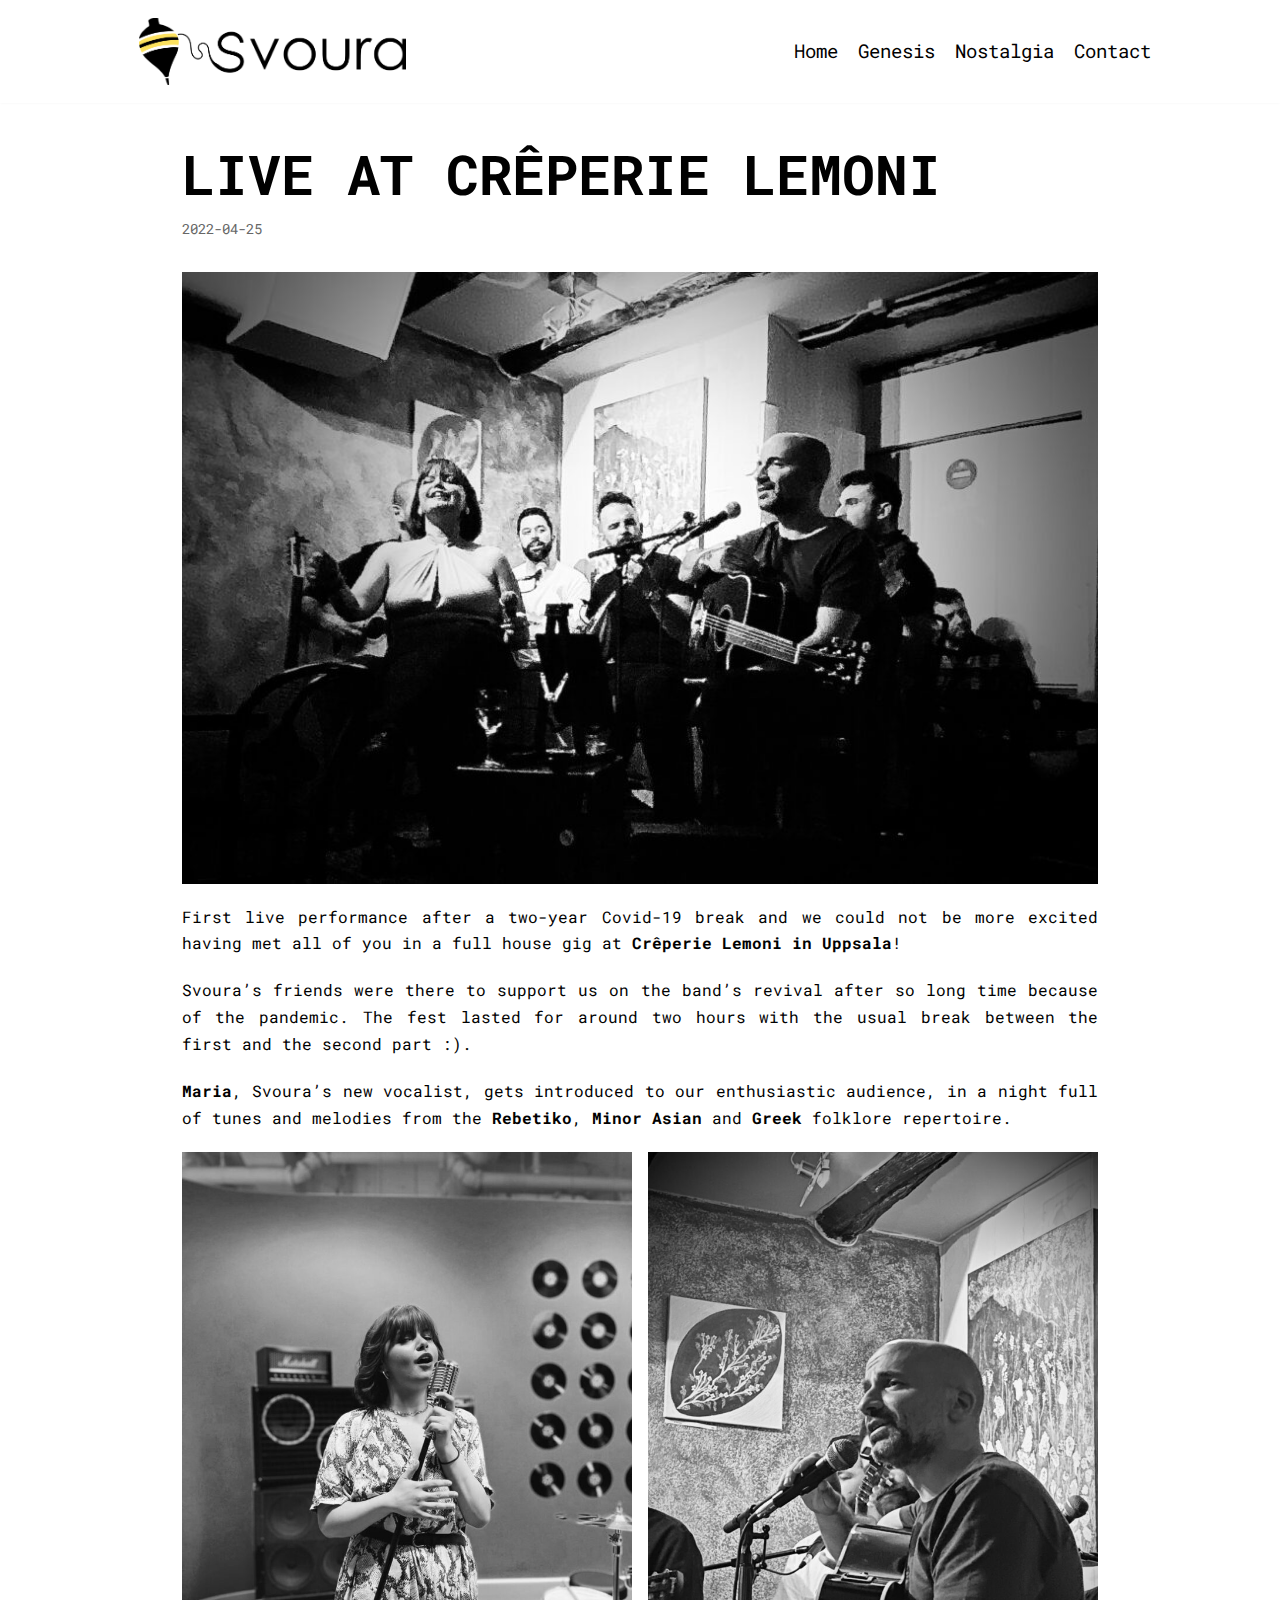
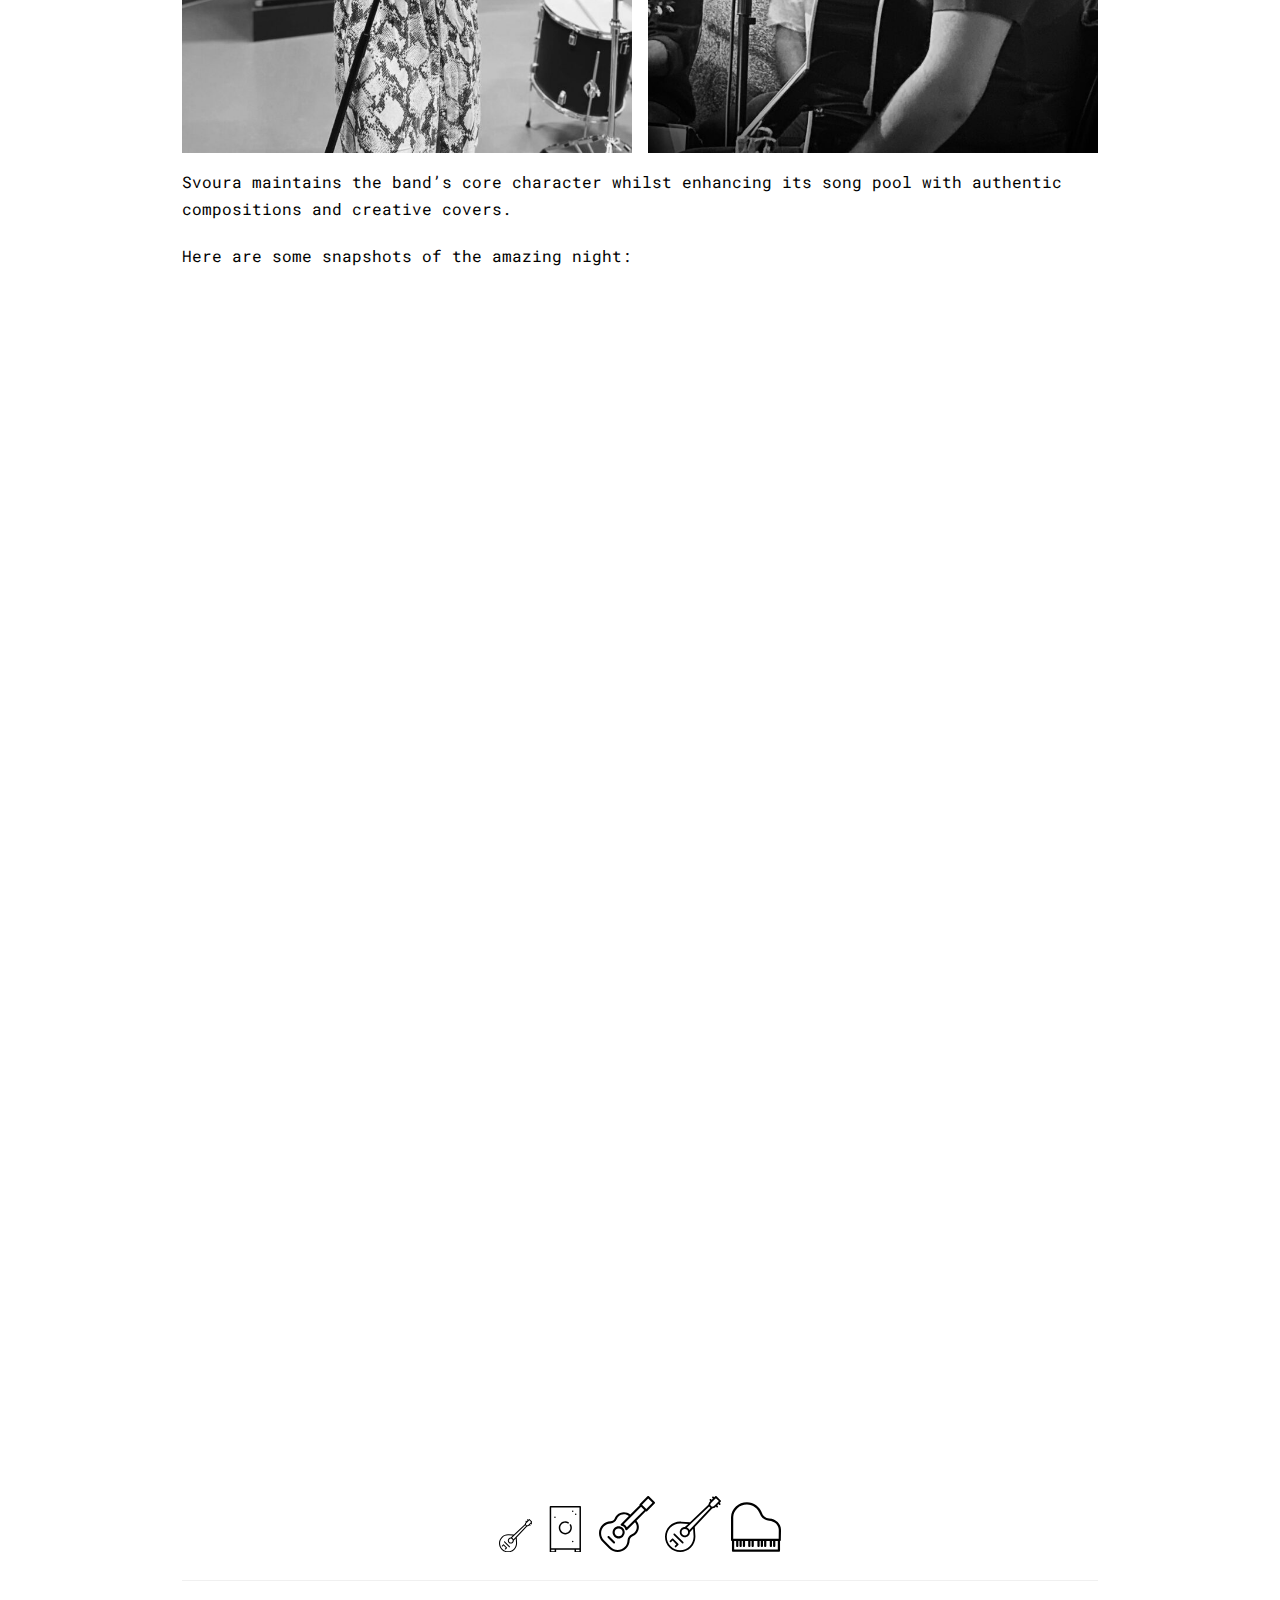
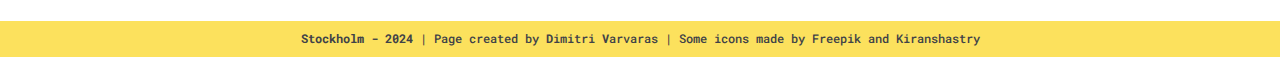
<file: posts/lemoni/index.html>
<!DOCTYPE html>
<html lang="en-US">

<head>
    <meta property="og:image" content="https://svoura.se/images/bandphoto.jpg" />
    <meta charset="UTF-8">
    <meta name="viewport" content="width=device-width, initial-scale=1, minimum-scale=1">
    <link rel="profile" href="http://gmpg.org/xfn/11">
    <title>Live at Crêperie Lemoni &#8211; Svoura</title>
    <meta name='robots' content='max-image-preview:large' />
    <link rel='dns-prefetch' href='//fonts.googleapis.com' />
    <link rel="alternate" type="application/rss+xml" title="Svoura &raquo; Feed" href="https://www.svoura.se/feed/" />
    <link rel="alternate" type="application/rss+xml" title="Svoura &raquo; Comments Feed"
        href="https://www.svoura.se/comments/feed/" />
    <script type="text/javascript">
        window._wpemojiSettings = { "baseUrl": "https:\/\/s.w.org\/images\/core\/emoji\/14.0.0\/72x72\/", "ext": ".png", "svgUrl": "https:\/\/s.w.org\/images\/core\/emoji\/14.0.0\/svg\/", "svgExt": ".svg", "source": { "concatemoji": "https:\/\/www.svoura.se\/temporary_svoura\/wp-includes\/js\/wp-emoji-release.min.js?ver=6.3.1" } };
        /*! This file is auto-generated */
        !function (i, n) { var o, s, e; function c(e) { try { var t = { supportTests: e, timestamp: (new Date).valueOf() }; sessionStorage.setItem(o, JSON.stringify(t)) } catch (e) { } } function p(e, t, n) { e.clearRect(0, 0, e.canvas.width, e.canvas.height), e.fillText(t, 0, 0); var t = new Uint32Array(e.getImageData(0, 0, e.canvas.width, e.canvas.height).data), r = (e.clearRect(0, 0, e.canvas.width, e.canvas.height), e.fillText(n, 0, 0), new Uint32Array(e.getImageData(0, 0, e.canvas.width, e.canvas.height).data)); return t.every(function (e, t) { return e === r[t] }) } function u(e, t, n) { switch (t) { case "flag": return n(e, "\ud83c\udff3\ufe0f\u200d\u26a7\ufe0f", "\ud83c\udff3\ufe0f\u200b\u26a7\ufe0f") ? !1 : !n(e, "\ud83c\uddfa\ud83c\uddf3", "\ud83c\uddfa\u200b\ud83c\uddf3") && !n(e, "\ud83c\udff4\udb40\udc67\udb40\udc62\udb40\udc65\udb40\udc6e\udb40\udc67\udb40\udc7f", "\ud83c\udff4\u200b\udb40\udc67\u200b\udb40\udc62\u200b\udb40\udc65\u200b\udb40\udc6e\u200b\udb40\udc67\u200b\udb40\udc7f"); case "emoji": return !n(e, "\ud83e\udef1\ud83c\udffb\u200d\ud83e\udef2\ud83c\udfff", "\ud83e\udef1\ud83c\udffb\u200b\ud83e\udef2\ud83c\udfff") }return !1 } function f(e, t, n) { var r = "undefined" != typeof WorkerGlobalScope && self instanceof WorkerGlobalScope ? new OffscreenCanvas(300, 150) : i.createElement("canvas"), a = r.getContext("2d", { willReadFrequently: !0 }), o = (a.textBaseline = "top", a.font = "600 32px Arial", {}); return e.forEach(function (e) { o[e] = t(a, e, n) }), o } function t(e) { var t = i.createElement("script"); t.src = e, t.defer = !0, i.head.appendChild(t) } "undefined" != typeof Promise && (o = "wpEmojiSettingsSupports", s = ["flag", "emoji"], n.supports = { everything: !0, everythingExceptFlag: !0 }, e = new Promise(function (e) { i.addEventListener("DOMContentLoaded", e, { once: !0 }) }), new Promise(function (t) { var n = function () { try { var e = JSON.parse(sessionStorage.getItem(o)); if ("object" == typeof e && "number" == typeof e.timestamp && (new Date).valueOf() < e.timestamp + 604800 && "object" == typeof e.supportTests) return e.supportTests } catch (e) { } return null }(); if (!n) { if ("undefined" != typeof Worker && "undefined" != typeof OffscreenCanvas && "undefined" != typeof URL && URL.createObjectURL && "undefined" != typeof Blob) try { var e = "postMessage(" + f.toString() + "(" + [JSON.stringify(s), u.toString(), p.toString()].join(",") + "));", r = new Blob([e], { type: "text/javascript" }), a = new Worker(URL.createObjectURL(r), { name: "wpTestEmojiSupports" }); return void (a.onmessage = function (e) { c(n = e.data), a.terminate(), t(n) }) } catch (e) { } c(n = f(s, u, p)) } t(n) }).then(function (e) { for (var t in e) n.supports[t] = e[t], n.supports.everything = n.supports.everything && n.supports[t], "flag" !== t && (n.supports.everythingExceptFlag = n.supports.everythingExceptFlag && n.supports[t]); n.supports.everythingExceptFlag = n.supports.everythingExceptFlag && !n.supports.flag, n.DOMReady = !1, n.readyCallback = function () { n.DOMReady = !0 } }).then(function () { return e }).then(function () { var e; n.supports.everything || (n.readyCallback(), (e = n.source || {}).concatemoji ? t(e.concatemoji) : e.wpemoji && e.twemoji && (t(e.twemoji), t(e.wpemoji))) })) }((window, document), window._wpemojiSettings);
    </script>
    <style type="text/css">
        img.wp-smiley,
        img.emoji {
            display: inline !important;
            border: none !important;
            box-shadow: none !important;
            height: 1em !important;
            width: 1em !important;
            margin: 0 0.07em !important;
            vertical-align: -0.1em !important;
            background: none !important;
            padding: 0 !important;
        }
    </style>
    <link rel='stylesheet' id='wp-block-library-css' href='./css/css-dist-block-library-style.min.css' type='text/css'
        media='all' />
    <style id='classic-theme-styles-inline-css' type='text/css'>
        /*! This file is auto-generated */
        .wp-block-button__link {
            color: #fff;
            background-color: #32373c;
            border-radius: 9999px;
            box-shadow: none;
            text-decoration: none;
            padding: calc(.667em + 2px) calc(1.333em + 2px);
            font-size: 1.125em
        }

        .wp-block-file__button {
            background: #32373c;
            color: #fff;
            text-decoration: none
        }
    </style>
    <style id='global-styles-inline-css' type='text/css'>
        body {
            --wp--preset--color--black: #000000;
            --wp--preset--color--cyan-bluish-gray: #abb8c3;
            --wp--preset--color--white: #ffffff;
            --wp--preset--color--pale-pink: #f78da7;
            --wp--preset--color--vivid-red: #cf2e2e;
            --wp--preset--color--luminous-vivid-orange: #ff6900;
            --wp--preset--color--luminous-vivid-amber: #fcb900;
            --wp--preset--color--light-green-cyan: #7bdcb5;
            --wp--preset--color--vivid-green-cyan: #00d084;
            --wp--preset--color--pale-cyan-blue: #8ed1fc;
            --wp--preset--color--vivid-cyan-blue: #0693e3;
            --wp--preset--color--vivid-purple: #9b51e0;
            --wp--preset--color--neve-button-color: #ffe179;
            --wp--preset--color--neve-text-color: #010101;
            --wp--preset--gradient--vivid-cyan-blue-to-vivid-purple: linear-gradient(135deg, rgba(6, 147, 227, 1) 0%, rgb(155, 81, 224) 100%);
            --wp--preset--gradient--light-green-cyan-to-vivid-green-cyan: linear-gradient(135deg, rgb(122, 220, 180) 0%, rgb(0, 208, 130) 100%);
            --wp--preset--gradient--luminous-vivid-amber-to-luminous-vivid-orange: linear-gradient(135deg, rgba(252, 185, 0, 1) 0%, rgba(255, 105, 0, 1) 100%);
            --wp--preset--gradient--luminous-vivid-orange-to-vivid-red: linear-gradient(135deg, rgba(255, 105, 0, 1) 0%, rgb(207, 46, 46) 100%);
            --wp--preset--gradient--very-light-gray-to-cyan-bluish-gray: linear-gradient(135deg, rgb(238, 238, 238) 0%, rgb(169, 184, 195) 100%);
            --wp--preset--gradient--cool-to-warm-spectrum: linear-gradient(135deg, rgb(74, 234, 220) 0%, rgb(151, 120, 209) 20%, rgb(207, 42, 186) 40%, rgb(238, 44, 130) 60%, rgb(251, 105, 98) 80%, rgb(254, 248, 76) 100%);
            --wp--preset--gradient--blush-light-purple: linear-gradient(135deg, rgb(255, 206, 236) 0%, rgb(152, 150, 240) 100%);
            --wp--preset--gradient--blush-bordeaux: linear-gradient(135deg, rgb(254, 205, 165) 0%, rgb(254, 45, 45) 50%, rgb(107, 0, 62) 100%);
            --wp--preset--gradient--luminous-dusk: linear-gradient(135deg, rgb(255, 203, 112) 0%, rgb(199, 81, 192) 50%, rgb(65, 88, 208) 100%);
            --wp--preset--gradient--pale-ocean: linear-gradient(135deg, rgb(255, 245, 203) 0%, rgb(182, 227, 212) 50%, rgb(51, 167, 181) 100%);
            --wp--preset--gradient--electric-grass: linear-gradient(135deg, rgb(202, 248, 128) 0%, rgb(113, 206, 126) 100%);
            --wp--preset--gradient--midnight: linear-gradient(135deg, rgb(2, 3, 129) 0%, rgb(40, 116, 252) 100%);
            --wp--preset--font-size--small: 13px;
            --wp--preset--font-size--medium: 20px;
            --wp--preset--font-size--large: 36px;
            --wp--preset--font-size--x-large: 42px;
            --wp--preset--spacing--20: 0.44rem;
            --wp--preset--spacing--30: 0.67rem;
            --wp--preset--spacing--40: 1rem;
            --wp--preset--spacing--50: 1.5rem;
            --wp--preset--spacing--60: 2.25rem;
            --wp--preset--spacing--70: 3.38rem;
            --wp--preset--spacing--80: 5.06rem;
            --wp--preset--shadow--natural: 6px 6px 9px rgba(0, 0, 0, 0.2);
            --wp--preset--shadow--deep: 12px 12px 50px rgba(0, 0, 0, 0.4);
            --wp--preset--shadow--sharp: 6px 6px 0px rgba(0, 0, 0, 0.2);
            --wp--preset--shadow--outlined: 6px 6px 0px -3px rgba(255, 255, 255, 1), 6px 6px rgba(0, 0, 0, 1);
            --wp--preset--shadow--crisp: 6px 6px 0px rgba(0, 0, 0, 1);
        }

        :where(.is-layout-flex) {
            gap: 0.5em;
        }

        :where(.is-layout-grid) {
            gap: 0.5em;
        }

        body .is-layout-flow>.alignleft {
            float: left;
            margin-inline-start: 0;
            margin-inline-end: 2em;
        }

        body .is-layout-flow>.alignright {
            float: right;
            margin-inline-start: 2em;
            margin-inline-end: 0;
        }

        body .is-layout-flow>.aligncenter {
            margin-left: auto !important;
            margin-right: auto !important;
        }

        body .is-layout-constrained>.alignleft {
            float: left;
            margin-inline-start: 0;
            margin-inline-end: 2em;
        }

        body .is-layout-constrained>.alignright {
            float: right;
            margin-inline-start: 2em;
            margin-inline-end: 0;
        }

        body .is-layout-constrained>.aligncenter {
            margin-left: auto !important;
            margin-right: auto !important;
        }

        body .is-layout-constrained> :where(:not(.alignleft):not(.alignright):not(.alignfull)) {
            max-width: var(--wp--style--global--content-size);
            margin-left: auto !important;
            margin-right: auto !important;
        }

        body .is-layout-constrained>.alignwide {
            max-width: var(--wp--style--global--wide-size);
        }

        body .is-layout-flex {
            display: flex;
        }

        body .is-layout-flex {
            flex-wrap: wrap;
            align-items: center;
        }

        body .is-layout-flex>* {
            margin: 0;
        }

        body .is-layout-grid {
            display: grid;
        }

        body .is-layout-grid>* {
            margin: 0;
        }

        :where(.wp-block-columns.is-layout-flex) {
            gap: 2em;
        }

        :where(.wp-block-columns.is-layout-grid) {
            gap: 2em;
        }

        :where(.wp-block-post-template.is-layout-flex) {
            gap: 1.25em;
        }

        :where(.wp-block-post-template.is-layout-grid) {
            gap: 1.25em;
        }

        .has-black-color {
            color: var(--wp--preset--color--black) !important;
        }

        .has-cyan-bluish-gray-color {
            color: var(--wp--preset--color--cyan-bluish-gray) !important;
        }

        .has-white-color {
            color: var(--wp--preset--color--white) !important;
        }

        .has-pale-pink-color {
            color: var(--wp--preset--color--pale-pink) !important;
        }

        .has-vivid-red-color {
            color: var(--wp--preset--color--vivid-red) !important;
        }

        .has-luminous-vivid-orange-color {
            color: var(--wp--preset--color--luminous-vivid-orange) !important;
        }

        .has-luminous-vivid-amber-color {
            color: var(--wp--preset--color--luminous-vivid-amber) !important;
        }

        .has-light-green-cyan-color {
            color: var(--wp--preset--color--light-green-cyan) !important;
        }

        .has-vivid-green-cyan-color {
            color: var(--wp--preset--color--vivid-green-cyan) !important;
        }

        .has-pale-cyan-blue-color {
            color: var(--wp--preset--color--pale-cyan-blue) !important;
        }

        .has-vivid-cyan-blue-color {
            color: var(--wp--preset--color--vivid-cyan-blue) !important;
        }

        .has-vivid-purple-color {
            color: var(--wp--preset--color--vivid-purple) !important;
        }

        .has-black-background-color {
            background-color: var(--wp--preset--color--black) !important;
        }

        .has-cyan-bluish-gray-background-color {
            background-color: var(--wp--preset--color--cyan-bluish-gray) !important;
        }

        .has-white-background-color {
            background-color: var(--wp--preset--color--white) !important;
        }

        .has-pale-pink-background-color {
            background-color: var(--wp--preset--color--pale-pink) !important;
        }

        .has-vivid-red-background-color {
            background-color: var(--wp--preset--color--vivid-red) !important;
        }

        .has-luminous-vivid-orange-background-color {
            background-color: var(--wp--preset--color--luminous-vivid-orange) !important;
        }

        .has-luminous-vivid-amber-background-color {
            background-color: var(--wp--preset--color--luminous-vivid-amber) !important;
        }

        .has-light-green-cyan-background-color {
            background-color: var(--wp--preset--color--light-green-cyan) !important;
        }

        .has-vivid-green-cyan-background-color {
            background-color: var(--wp--preset--color--vivid-green-cyan) !important;
        }

        .has-pale-cyan-blue-background-color {
            background-color: var(--wp--preset--color--pale-cyan-blue) !important;
        }

        .has-vivid-cyan-blue-background-color {
            background-color: var(--wp--preset--color--vivid-cyan-blue) !important;
        }

        .has-vivid-purple-background-color {
            background-color: var(--wp--preset--color--vivid-purple) !important;
        }

        .has-black-border-color {
            border-color: var(--wp--preset--color--black) !important;
        }

        .has-cyan-bluish-gray-border-color {
            border-color: var(--wp--preset--color--cyan-bluish-gray) !important;
        }

        .has-white-border-color {
            border-color: var(--wp--preset--color--white) !important;
        }

        .has-pale-pink-border-color {
            border-color: var(--wp--preset--color--pale-pink) !important;
        }

        .has-vivid-red-border-color {
            border-color: var(--wp--preset--color--vivid-red) !important;
        }

        .has-luminous-vivid-orange-border-color {
            border-color: var(--wp--preset--color--luminous-vivid-orange) !important;
        }

        .has-luminous-vivid-amber-border-color {
            border-color: var(--wp--preset--color--luminous-vivid-amber) !important;
        }

        .has-light-green-cyan-border-color {
            border-color: var(--wp--preset--color--light-green-cyan) !important;
        }

        .has-vivid-green-cyan-border-color {
            border-color: var(--wp--preset--color--vivid-green-cyan) !important;
        }

        .has-pale-cyan-blue-border-color {
            border-color: var(--wp--preset--color--pale-cyan-blue) !important;
        }

        .has-vivid-cyan-blue-border-color {
            border-color: var(--wp--preset--color--vivid-cyan-blue) !important;
        }

        .has-vivid-purple-border-color {
            border-color: var(--wp--preset--color--vivid-purple) !important;
        }

        .has-vivid-cyan-blue-to-vivid-purple-gradient-background {
            background: var(--wp--preset--gradient--vivid-cyan-blue-to-vivid-purple) !important;
        }

        .has-light-green-cyan-to-vivid-green-cyan-gradient-background {
            background: var(--wp--preset--gradient--light-green-cyan-to-vivid-green-cyan) !important;
        }

        .has-luminous-vivid-amber-to-luminous-vivid-orange-gradient-background {
            background: var(--wp--preset--gradient--luminous-vivid-amber-to-luminous-vivid-orange) !important;
        }

        .has-luminous-vivid-orange-to-vivid-red-gradient-background {
            background: var(--wp--preset--gradient--luminous-vivid-orange-to-vivid-red) !important;
        }

        .has-very-light-gray-to-cyan-bluish-gray-gradient-background {
            background: var(--wp--preset--gradient--very-light-gray-to-cyan-bluish-gray) !important;
        }

        .has-cool-to-warm-spectrum-gradient-background {
            background: var(--wp--preset--gradient--cool-to-warm-spectrum) !important;
        }

        .has-blush-light-purple-gradient-background {
            background: var(--wp--preset--gradient--blush-light-purple) !important;
        }

        .has-blush-bordeaux-gradient-background {
            background: var(--wp--preset--gradient--blush-bordeaux) !important;
        }

        .has-luminous-dusk-gradient-background {
            background: var(--wp--preset--gradient--luminous-dusk) !important;
        }

        .has-pale-ocean-gradient-background {
            background: var(--wp--preset--gradient--pale-ocean) !important;
        }

        .has-electric-grass-gradient-background {
            background: var(--wp--preset--gradient--electric-grass) !important;
        }

        .has-midnight-gradient-background {
            background: var(--wp--preset--gradient--midnight) !important;
        }

        .has-small-font-size {
            font-size: var(--wp--preset--font-size--small) !important;
        }

        .has-medium-font-size {
            font-size: var(--wp--preset--font-size--medium) !important;
        }

        .has-large-font-size {
            font-size: var(--wp--preset--font-size--large) !important;
        }

        .has-x-large-font-size {
            font-size: var(--wp--preset--font-size--x-large) !important;
        }

        .wp-block-navigation a:where(:not(.wp-element-button)) {
            color: inherit;
        }

        :where(.wp-block-post-template.is-layout-flex) {
            gap: 1.25em;
        }

        :where(.wp-block-post-template.is-layout-grid) {
            gap: 1.25em;
        }

        :where(.wp-block-columns.is-layout-flex) {
            gap: 2em;
        }

        :where(.wp-block-columns.is-layout-grid) {
            gap: 2em;
        }

        .wp-block-pullquote {
            font-size: 1.5em;
            line-height: 1.6;
        }
    </style>
    <link rel='stylesheet' id='neve-style-css' href='./css/themes-neve-style.min.css' type='text/css' media='all' />
    <style id='neve-style-inline-css' type='text/css'>
        body,
        .site-title {
            font-size: 15px;
        }

        body,
        .site-title {
            font-family: "Roboto Mono";
            font-weight: 400;
        }

        h1:not(.site-title),
        .single h1.entry-title {
            font-size: 30px;
        }

        h1:not(.site-title),
        .single h1.entry-title {
            font-weight: 900;
        }

        h1:not(.site-title),
        .single h1.entry-title {
            text-transform: uppercase;
        }

        h1:not(.site-title),
        .single h1.entry-title {
            line-height: 1.6;
        }

        h2 {
            font-size: 25px;
        }

        h2 {
            font-weight: 900;
        }

        h2 {
            text-transform: uppercase;
        }

        h2 {
            line-height: 1.6;
        }

        h3 {
            font-size: 18px;
        }

        h3 {
            font-weight: 900;
        }

        h3 {
            text-transform: uppercase;
        }

        h3 {
            line-height: 1.6;
        }

        h4 {
            font-size: 16px;
        }

        h4 {
            font-weight: 900;
        }

        h4 {
            text-transform: uppercase;
        }

        h4 {
            line-height: 1.6;
        }

        h5 {
            font-size: 14px;
        }

        h5 {
            font-weight: 900;
        }

        h5 {
            text-transform: uppercase;
        }

        h5 {
            line-height: 1.6;
        }

        h6 {
            font-size: 12px;
        }

        h6 {
            font-weight: 900;
        }

        h6 {
            text-transform: uppercase;
        }

        h6 {
            line-height: 1.6;
        }

        h1,
        .single h1.entry-title,
        h2,
        h3,
        h4,
        h5,
        h6 {
            font-family: "Roboto Mono";
        }

        .container {
            max-width: 748px;
        }

        a {
            color: #000000;
        }

        .nv-loader {
            border-color: #000000;
        }

        a:hover,
        a:focus {
            color: #000000;
        }

        body,
        .entry-title a,
        .entry-title a:hover,
        .entry-title a:focus {
            color: #010101;
        }

        .has-white-background-color {
            background-color: #ffffff !important;
        }

        .has-white-color {
            color: #ffffff !important;
        }

        .has-black-background-color {
            background-color: #000000 !important;
        }

        .has-black-color {
            color: #000000 !important;
        }

        .has-neve-button-color-background-color {
            background-color: #ffe179 !important;
        }

        .has-neve-button-color-color {
            color: #ffe179 !important;
        }

        .has-neve-link-color-background-color {
            background-color: #000000 !important;
        }

        .has-neve-link-color-color {
            color: #000000 !important;
        }

        .has-neve-link-hover-color-background-color {
            background-color: #000000 !important;
        }

        .has-neve-link-hover-color-color {
            color: #000000 !important;
        }

        .has-neve-text-color-background-color {
            background-color: #010101 !important;
        }

        .has-neve-text-color-color {
            color: #010101 !important;
        }

        .nv-tags-list a {
            color: #ffe179;
        }

        .nv-tags-list a {
            border-color: #ffe179;
        }

        .button.button-primary,
        button,
        input[type=button],
        .btn,
        input[type="submit"],
        /* Buttons in navigation */
        ul[id^="nv-primary-navigation"] li.button.button-primary>a,
        .menu li.button.button-primary>a {
            background-color: #ffe179;
        }

        .button.button-primary,
        button,
        input[type=button],
        .btn,
        input[type="submit"],
        /* Buttons in navigation */
        ul[id^="nv-primary-navigation"] li.button.button-primary>a,
        .menu li.button.button-primary>a {
            color: #010101;
        }

        .nv-tags-list a:hover {
            border-color: #010101;
        }

        .button.button-primary:hover,
        .nv-tags-list a:hover,
        ul[id^="nv-primary-navigation"] li.button.button-primary>a:hover,
        .menu li.button.button-primary>a:hover {
            background-color: #010101;
        }

        .button.button-primary:hover,
        .nv-tags-list a:hover,
        ul[id^="nv-primary-navigation"] li.button.button-primary>a:hover,
        .menu li.button.button-primary>a:hover {
            color: #ffffff;
        }

        .button.button-primary,
        button,
        input[type=button],
        .btn,
        input[type="submit"]:not(.search-submit),
        /* Buttons in navigation */
        ul[id^="nv-primary-navigation"] li.button.button-primary>a,
        .menu li.button.button-primary>a {
            border-radius: 3px;
        }

        .button.button-secondary,
        #comments input[type="submit"],
        .cart-off-canvas .button.nv-close-cart-sidebar {
            color: #010101;
        }

        .button.button-secondary,
        #comments input[type="submit"],
        .cart-off-canvas .button.nv-close-cart-sidebar {
            border-color: #010101;
        }

        .button.button-secondary:hover,
        #comments input[type="submit"]:hover {
            color: #010101;
        }

        .button.button-secondary:hover,
        #comments input[type="submit"]:hover {
            border-color: #010101;
        }

        .button.button-secondary,
        #comments input[type="submit"] {
            border-radius: 3px;
        }

        .button.button-secondary,
        #comments input[type="submit"] {
            border: 1px solid;
            border-style: solid;
            border-top-width: 1px;
            border-right-width: 1px;
            border-bottom-width: 1px;
            border-left-width: 1px;
        }

        @media(min-width: 576px) {

            body,
            .site-title {
                font-size: 16px;
            }

            h1:not(.site-title),
            .single h1.entry-title {
                font-size: 40px;
            }

            h1:not(.site-title),
            .single h1.entry-title {
                line-height: 1.6;
            }

            h2 {
                font-size: 30px;
            }

            h2 {
                line-height: 1.6;
            }

            h3 {
                font-size: 20px;
            }

            h3 {
                line-height: 1.6;
            }

            h4 {
                font-size: 16px;
            }

            h4 {
                line-height: 1.6;
            }

            h5 {
                font-size: 14px;
            }

            h5 {
                line-height: 1.6;
            }

            h6 {
                font-size: 12px;
            }

            h6 {
                line-height: 1.6;
            }

            .container {
                max-width: 992px;
            }
        }

        @media(min-width: 960px) {

            body,
            .site-title {
                font-size: 16px;
            }

            h1:not(.site-title),
            .single h1.entry-title {
                font-size: 55px;
            }

            h1:not(.site-title),
            .single h1.entry-title {
                line-height: 1.5;
            }

            h2 {
                font-size: 35px;
            }

            h2 {
                line-height: 1.5;
            }

            h3 {
                font-size: 20px;
            }

            h3 {
                line-height: 1.5;
            }

            h4 {
                font-size: 16px;
            }

            h4 {
                line-height: 1.5;
            }

            h5 {
                font-size: 14px;
            }

            h5 {
                line-height: 1.5;
            }

            h6 {
                font-size: 12px;
            }

            h6 {
                line-height: 1.5;
            }

            .container {
                max-width: 1052px;
            }

            #content .container .col,
            #content .container-fluid .col {
                max-width: 90%;
            }

            .nv-sidebar-wrap,
            .nv-sidebar-wrap.shop-sidebar {
                max-width: 10%;
            }

            .caret-wrap {
                border-color: transparent;
            }
        }

        @media (max-width: 576px) {
            .header-main-inner {
                height: auto;
            }

            .builder-item--logo .site-logo img {
                max-width: 200px;
            }

            .builder-item--logo .site-logo {
                padding-top: 10px;
                padding-right: 0px;
                padding-bottom: 10px;
                padding-left: 0px;
            }

            .builder-item--logo {
                margin-top: 0px;
                margin-right: 0px;
                margin-bottom: 0px;
                margin-left: 0px;
            }

            .builder-item--nav-icon .navbar-toggle {
                padding-top: 17px;
                padding-right: 17px;
                padding-bottom: 17px;
                padding-left: 17px;
            }

            .builder-item--nav-icon {
                margin-top: 0px;
                margin-right: 0px;
                margin-bottom: 0px;
                margin-left: 0px;
            }

            .builder-item--primary-menu li>a {
                font-size: 1.3em;
                line-height: 1.6em;
                letter-spacing: 0px;
            }

            .builder-item--primary-menu li>a svg {
                height: 1.3em;
                width: 1.3em;
            }

            .builder-item--primary-menu {
                padding-top: 0px;
                padding-right: 0px;
                padding-bottom: 0px;
                padding-left: 0px;
                margin-top: 0px;
                margin-right: 0px;
                margin-bottom: 0px;
                margin-left: 0px;
            }

            .builder-item--footer_copyright {
                font-size: 1em;
                line-height: 1.6;
                letter-spacing: 0px;
                padding-top: 0px;
                padding-right: 0px;
                padding-bottom: 0px;
                padding-left: 0px;
                margin-top: 0px;
                margin-right: 0px;
                margin-bottom: 0px;
                margin-left: 0px;
            }

            .builder-item--footer_copyright svg {
                height: 1em;
                width: 1em;
            }
        }

        @media (min-width: 576px) {
            .header-main-inner {
                height: auto;
            }

            .builder-item--logo .site-logo img {
                max-width: 107px;
            }

            .builder-item--logo .site-logo {
                padding-top: 10px;
                padding-right: 0px;
                padding-bottom: 10px;
                padding-left: 0px;
            }

            .builder-item--logo {
                margin-top: 0px;
                margin-right: 0px;
                margin-bottom: 0px;
                margin-left: 0px;
            }

            .builder-item--nav-icon .navbar-toggle {
                padding-top: 10px;
                padding-right: 15px;
                padding-bottom: 10px;
                padding-left: 15px;
            }

            .builder-item--nav-icon {
                margin-top: 0px;
                margin-right: 0px;
                margin-bottom: 0px;
                margin-left: 0px;
            }

            .builder-item--primary-menu li>a {
                font-size: 1.2em;
                line-height: 1.6em;
                letter-spacing: 0px;
            }

            .builder-item--primary-menu li>a svg {
                height: 1.2em;
                width: 1.2em;
            }

            .builder-item--primary-menu {
                padding-top: 0px;
                padding-right: 0px;
                padding-bottom: 0px;
                padding-left: 0px;
                margin-top: 0px;
                margin-right: 0px;
                margin-bottom: 0px;
                margin-left: 0px;
            }

            .builder-item--footer_copyright {
                font-size: 1em;
                line-height: 1.6;
                letter-spacing: 0px;
                padding-top: 0px;
                padding-right: 0px;
                padding-bottom: 0px;
                padding-left: 0px;
                margin-top: 0px;
                margin-right: 0px;
                margin-bottom: 0px;
                margin-left: 0px;
            }

            .builder-item--footer_copyright svg {
                height: 1em;
                width: 1em;
            }
        }

        @media (min-width: 961px) {
            .header-main-inner {
                height: auto;
            }

            .builder-item--logo .site-logo img {
                max-width: 267px;
            }

            .builder-item--logo .site-logo {
                padding-top: 010px;
                padding-right: 0px;
                padding-bottom: 010px;
                padding-left: 10px;
            }

            .builder-item--logo {
                margin-top: 0px;
                margin-right: 0px;
                margin-bottom: 0px;
                margin-left: 0px;
            }

            .builder-item--nav-icon .navbar-toggle {
                padding-top: 10px;
                padding-right: 15px;
                padding-bottom: 0px;
                padding-left: 15px;
            }

            .builder-item--nav-icon {
                margin-top: 0px;
                margin-right: 0px;
                margin-bottom: 0px;
                margin-left: 0px;
            }

            .builder-item--primary-menu li>a {
                font-size: 1.2em;
                line-height: 1.6em;
                letter-spacing: 0px;
            }

            .builder-item--primary-menu li>a svg {
                height: 1.2em;
                width: 1.2em;
            }

            .builder-item--primary-menu {
                padding-top: 0px;
                padding-right: 0px;
                padding-bottom: 0px;
                padding-left: 0px;
                margin-top: 0px;
                margin-right: 0px;
                margin-bottom: 0px;
                margin-left: 0px;
            }

            .builder-item--footer_copyright {
                font-size: 1em;
                line-height: 1.6;
                letter-spacing: 0px;
                padding-top: 0px;
                padding-right: 0px;
                padding-bottom: 0px;
                padding-left: 0px;
                margin-top: 0px;
                margin-right: 0px;
                margin-bottom: 0px;
                margin-left: 0px;
            }

            .builder-item--footer_copyright svg {
                height: 1em;
                width: 1em;
            }
        }

        .hfg_header .header-main-inner,
        .hfg_header .header-main-inner.dark-mode,
        .hfg_header .header-main-inner.light-mode {}

        .hfg_header .header-menu-sidebar .header-menu-sidebar-bg,
        .hfg_header .header-menu-sidebar .header-menu-sidebar-bg.dark-mode,
        .hfg_header .header-menu-sidebar .header-menu-sidebar-bg.light-mode {}

        .builder-item--nav-icon .navbar-toggle {
            border-top-left-radius: 03px;
            border-top-right-radius: 03px;
            border-bottom-left-radius: 03px;
            border-bottom-right-radius: 03px;
            border-style: solid;
            border-top-width: 02px;
            border-right-width: 02px;
            border-bottom-width: 02px;
            border-left-width: 02px;
        }

        .header-menu-sidebar .close-sidebar-panel .navbar-toggle {
            border-top-left-radius: 03px;
            border-top-right-radius: 03px;
            border-bottom-right-radius: 03px;
            border-bottom-left-radius: 03px;
        }

        .builder-item--primary-menu .nav-menu-primary>.primary-menu-ul li:not(.woocommerce-mini-cart-item)>a {
            color: #010101;
        }

        .builder-item--primary-menu .nav-menu-primary>.primary-menu-ul li>.amp-caret-wrap svg {
            fill: #010101;
        }

        .builder-item--primary-menu .nav-menu-primary>.primary-menu-ul li:not(.woocommerce-mini-cart-item)>a:after {
            background-color: #010101;
        }

        .builder-item--primary-menu .nav-menu-primary>.primary-menu-ul li:not(.woocommerce-mini-cart-item):hover>a {
            color: #010101;
        }

        .builder-item--primary-menu .nav-menu-primary>.primary-menu-ul li:hover>.amp-caret-wrap svg {
            fill: #010101;
        }

        .builder-item--primary-menu .nav-menu-primary>.primary-menu-ul li.current-menu-item>a {
            color: #010101;
        }

        .builder-item--primary-menu .nav-menu-primary>.primary-menu-ul li.current-menu-item>.amp-caret-wrap svg {
            fill: #010101;
        }

        @media (min-width: 961px) {
            .header--row .hfg-item-right .builder-item--primary-menu .primary-menu-ul>li:not(:first-child) {
                margin-left: 20px;
            }

            .header--row .hfg-item-center .builder-item--primary-menu .primary-menu-ul>li:not(:last-child),
            .header--row .hfg-item-left .builder-item--primary-menu .primary-menu-ul>li:not(:last-child) {
                margin-right: 20px;
            }

            .builder-item--primary-menu .style-full-height .primary-menu-ul>li:not(.menu-item-nav-search):not(.menu-item-nav-cart)>a:after {
                left: -10px;
                right: -10px;
            }

            .builder-item--primary-menu .style-full-height .primary-menu-ul:not(#nv-primary-navigation-sidebar)>li:not(.menu-item-nav-search):not(.menu-item-nav-cart):hover>a:after {
                width: calc(100% + 20px) !important;
                ;
            }
        }

        .builder-item--primary-menu .primary-menu-ul>li>a {
            height: 25px;
        }

        .builder-item--primary-menu li>a {
            font-family: Roboto Mono;
            font-weight: 400;
            text-transform: none;
        }

        .footer-bottom-inner,
        .footer-bottom-inner.dark-mode,
        .footer-bottom-inner.light-mode {
            background-color: #fce15d;
        }

        .builder-item--footer_copyright {
            font-weight: 500;
            text-transform: none;
        }
    </style>
    <link rel='stylesheet' id='neve-google-font-roboto-mono-css'
        href='//fonts.googleapis.com/css?family=Roboto+Mono%3A400%2C900&#038;ver=6.3.1' type='text/css' media='all' />
    <script>
        /* <![CDATA[ */
        var rcewpp = {
            "ajax_url": "https://www.svoura.se/temporary_svoura/wp-admin/admin-ajax.php",
            "nonce": "42236ec911",
            "home_url": "https://www.svoura.se/",
            "settings_icon": 'https://www.svoura.se/temporary_svoura/wp-content/plugins/export-wp-page-to-static-html/admin/images/settings.png',
            "settings_hover_icon": 'https://www.svoura.se/temporary_svoura/wp-content/plugins/export-wp-page-to-static-html/admin/images/settings_hover.png'
        };
        /* ]]\> */
    </script>
    <link rel="https://api.w.org/" href="https://www.svoura.se/wp-json/" />
    <link rel="alternate" type="application/json" href="https://www.svoura.se/wp-json/wp/v2/posts/825" />
    <link rel="EditURI" type="application/rsd+xml" title="RSD"
        href="https://www.svoura.se/temporary_svoura/xmlrpc.php?rsd" />
    <meta name="generator" content="WordPress 6.3.1" />
    <link rel="canonical" href="https://www.svoura.se/live-at-creperie-lemoni/" />
    <link rel='shortlink' href='https://www.svoura.se/?p=825' />
    <link rel="alternate" type="application/json+oembed"
        href="https://www.svoura.se/wp-json/oembed/1.0/embed?url=https%3A%2F%2Fwww.svoura.se%2Flive-at-creperie-lemoni%2F" />
    <link rel="alternate" type="text/xml+oembed"
        href="https://www.svoura.se/wp-json/oembed/1.0/embed?url=https%3A%2F%2Fwww.svoura.se%2Flive-at-creperie-lemoni%2F&#038;format=xml" />
    <!-- Enter your scripts here -->
    <style type="text/css">
        .recentcomments a {
            display: inline !important;
            padding: 0 !important;
            margin: 0 !important;
        }
    </style>
    <link rel="icon" href="./images/cropped-cropped-svoura-v2-bitmap-32x32.png" sizes="32x32" />
    <link rel="icon" href="./images/cropped-cropped-svoura-v2-bitmap-192x192.png" sizes="192x192" />
    <link rel="apple-touch-icon" href="./images/cropped-cropped-svoura-v2-bitmap-180x180.png" />
    <meta name="msapplication-TileImage"
        content="https://www.svoura.se/temporary_svoura/wp-content/uploads/2022/03/cropped-cropped-svoura-v2-bitmap-270x270.png" />
</head>

<body
    class="post-template-default single single-post postid-825 single-format-standard wp-custom-logo nv-sidebar-full-width menu_sidebar_slide_left elementor-default elementor-kit-81"
    id="neve_body">
    <div class="wrapper">
        <header class="header" role="banner"> <a class="neve-skip-link show-on-focus" href="#content" tabindex="0"> Skip
                to content </a>
            <div id="header-grid" class="hfg_header site-header">
                <nav class="header--row header-main hide-on-mobile hide-on-tablet layout-full-contained nv-navbar header--row"
                    data-row-id="main" data-show-on="desktop">
                    <div class="header--row-inner header-main-inner light-mode">
                        <div class="container">
                            <div class="row row--wrapper" data-section="hfg_header_layout_main">
                                <div class="builder-item hfg-item-first col-4 col-md-4 col-sm-4 hfg-item-left">
                                    <div class="item--inner builder-item--logo" data-section="title_tagline"
                                        data-item-id="logo">
                                        <div class="site-logo"> <a class="brand" href="../../index.html" title="Svoura"
                                                aria-label="Svoura"><img
                                                    src="./images/uploads-2020-07-cropped-svoura-v2-central-v2.png"
                                                    alt=""></a></div>
                                    </div>
                                </div>
                                <div class="builder-item hfg-item-last col-8 col-md-8 col-sm-8 hfg-item-right">
                                    <div class="item--inner builder-item--primary-menu has_menu"
                                        data-section="header_menu_primary" data-item-id="primary-menu">
                                        <div class="nv-nav-wrap">
                                            <div role="navigation" class="style-border-bottom nav-menu-primary"
                                                aria-label="Primary Menu">
                                                <ul id="nv-primary-navigation-main" class="primary-menu-ul">
                                                    <li id="menu-item-76"
                                                        class="menu-item menu-item-type-post_type menu-item-object-page menu-item-home menu-item-76">
                                                        <a href="../../index.html">Home</a></li>
                                                    <li id="menu-item-75"
                                                        class="menu-item menu-item-type-post_type menu-item-object-page menu-item-75">
                                                        <a href="../../our-story.html">Genesis</a></li>
                                                    <li id="menu-item-390"
                                                        class="menu-item menu-item-type-post_type menu-item-object-page menu-item-390">
                                                        <a href="../../news.html">Nostalgia</a></li>
                                                    <li id="menu-item-72"
                                                        class="menu-item menu-item-type-post_type menu-item-object-page menu-item-72">
                                                        <a href="../../contact-us.html">Contact</a></li>
                                                </ul>
                                            </div>
                                        </div>
                                    </div>
                                </div>
                            </div>
                        </div>
                    </div>
                </nav>
                <nav class="header--row header-main hide-on-desktop layout-full-contained nv-navbar header--row"
                    data-row-id="main" data-show-on="mobile">
                    <div class="header--row-inner header-main-inner light-mode">
                        <div class="container">
                            <div class="row row--wrapper" data-section="hfg_header_layout_main">
                                <div class="builder-item hfg-item-first col-8 col-md-8 col-sm-8 hfg-item-left">
                                    <div class="item--inner builder-item--logo" data-section="title_tagline"
                                        data-item-id="logo">
                                        <div class="site-logo"> <a class="brand" href="../../index.html" title="Svoura"
                                                aria-label="Svoura"><img
                                                    src="./images/uploads-2020-07-cropped-svoura-v2-central-v2.png"
                                                    alt=""></a></div>
                                    </div>
                                </div>
                                <div class="builder-item hfg-item-last col-4 col-md-4 col-sm-4 hfg-item-right">
                                    <div class="item--inner builder-item--nav-icon" data-section="header_menu_icon"
                                        data-item-id="nav-icon">
                                        <div class="menu-mobile-toggle item-button navbar-toggle-wrapper"> <button
                                                class="navbar-toggle" aria-label=" 			Navigation Menu			">
                                                <div class="bars"> <span class="icon-bar"></span> <span
                                                        class="icon-bar"></span> <span class="icon-bar"></span> </div>
                                                <span class="screen-reader-text">Toggle Navigation</span>
                                            </button> </div> <!--.navbar-toggle-wrapper-->
                                    </div>
                                </div>
                            </div>
                        </div>
                    </div>
                </nav>
                <div id="header-menu-sidebar" class="header-menu-sidebar menu-sidebar-panel light-mode slide_left">
                    <div id="header-menu-sidebar-bg" class="header-menu-sidebar-bg">
                        <div class="close-sidebar-panel navbar-toggle-wrapper"> <button class="navbar-toggle active"
                                aria-label=" 				Navigation Menu				">
                                <div class="bars"> <span class="icon-bar"></span> <span class="icon-bar"></span> <span
                                        class="icon-bar"></span> </div> <span class="screen-reader-text"> Toggle
                                    Navigation </span>
                            </button> </div>
                        <div id="header-menu-sidebar-inner" class="header-menu-sidebar-inner">
                            <div
                                class="builder-item hfg-item-last hfg-item-first col-12 col-md-12 col-sm-12 hfg-item-right">
                                <div class="item--inner builder-item--primary-menu has_menu"
                                    data-section="header_menu_primary" data-item-id="primary-menu">
                                    <div class="nv-nav-wrap">
                                        <div role="navigation" class="style-border-bottom nav-menu-primary"
                                            aria-label="Primary Menu">
                                            <ul id="nv-primary-navigation-sidebar" class="primary-menu-ul">
                                                <li
                                                    class="menu-item menu-item-type-post_type menu-item-object-page menu-item-home menu-item-76">
                                                    <a href="https://www.svoura.se/">Home</a></li>
                                                <li
                                                    class="menu-item menu-item-type-post_type menu-item-object-page menu-item-75">
                                                    <a href="https://www.svoura.se/our-story/">Genesis</a></li>
                                                <li
                                                    class="menu-item menu-item-type-post_type menu-item-object-page menu-item-390">
                                                    <a href="https://www.svoura.se/news/">Nostalgia</a></li>
                                                <li
                                                    class="menu-item menu-item-type-post_type menu-item-object-page menu-item-72">
                                                    <a href="https://www.svoura.se/contact-us/">Contact</a></li>
                                            </ul>
                                        </div>
                                    </div>
                                </div>
                            </div>
                        </div>
                    </div>
                </div>
                <div class="header-menu-sidebar-overlay"></div>
            </div>
        </header>
        <main id="content" class="neve-main" role="main">
            <div class="container single-post-container">
                <div class="row">
                    <article id="post-825"
                        class="nv-single-post-wrap col post-825 post type-post status-publish format-standard has-post-thumbnail hentry category-uncategorized">
                        <div class="entry-header">
                            <div class="nv-title-meta-wrap">
                                <h1 class="title entry-title">Live at Crêperie Lemoni</h1>
                                <ul class="nv-meta-list"></span></li>
                                    <li class="meta date posted-on"><time class="entry-date published"
                                            datetime="2022-04-25T16:43:31+02:00"
                                            content="2022-04-25">2022-04-25</time><time class="updated"
                                            datetime="2022-05-02T09:59:07+02:00">2022-05-02</time></li>
                                </ul>
                            </div>
                        </div>
                        <div class="nv-thumb-wrap"><img width="930" height="620"
                                src="./images/uploads-2022-04-image-2-930x620.jpeg"
                                class="attachment-neve-blog size-neve-blog wp-post-image" alt="" decoding="async"
                                fetchpriority="high" /></div>
                        <div class="nv-content-wrap entry-content">
                            <p style="text-align: justify;">First live performance after a two-year Covid-19 break and we could not be more excited
                                having met all of you in a full house gig at <strong>Crêperie Lemoni in
                                    Uppsala</strong>!</p>
                            <p style="text-align: justify;">Svoura&#8217;s friends were there to support us on the band&#8217;s revival after so long
                                time because of the pandemic. The fest lasted for around two hours with the usual break
                                between the first and the second part :).</p>
                            <p style="text-align: justify;"><strong>Maria</strong>, Svoura’s new vocalist, gets introduced to our enthusiastic
                                audience, in a night full of tunes and melodies from the <strong>Rebetiko</strong>,
                                <strong>Minor Asian</strong> and <strong>Greek</strong> folklore repertoire.</p>
                            <div class="wp-block-group">
                                <div
                                    class="wp-block-group__inner-container is-layout-flow wp-block-group-is-layout-flow">
                                    <figure
                                        class="wp-block-gallery columns-2 is-cropped wp-block-gallery-1 is-layout-flex wp-block-gallery-is-layout-flex">
                                        <ul class="blocks-gallery-grid">
                                            <li class="blocks-gallery-item">
                                                <figure><img decoding="async" width="767" height="1024"
                                                        src="./images/uploads-2022-05-IMG_0191-1-767x1024.jpeg" alt=""
                                                        data-id="850"
                                                        data-link="https://www.svoura.se/live-at-creperie-lemoni/img_0191-1/"
                                                        class="wp-image-850"
                                                        srcset="./images/uploads-2022-05-IMG_0191-1-767x1024.jpeg 767w, ./images/uploads-2022-05-IMG_0191-1-225x300.jpeg 225w, ./images/uploads-2022-05-IMG_0191-1-768x1025.jpeg 768w, ./images/uploads-2022-05-IMG_0191-1.jpeg 917w"
                                                        sizes="(max-width: 767px) 100vw, 767px" /></figure>
                                            </li>
                                            <li class="blocks-gallery-item">
                                                <figure><img decoding="async" width="768" height="1024"
                                                        src="./images/uploads-2022-05-image4-768x1024.jpeg" alt=""
                                                        data-id="869"
                                                        data-full-url="https://www.svoura.se/temporary_svoura/wp-content/uploads/2022/05/image4-scaled.jpeg"
                                                        data-link="https://www.svoura.se/live-at-creperie-lemoni/image4-2/"
                                                        class="wp-image-869"
                                                        srcset="./images/uploads-2022-05-image4-768x1024.jpeg 768w, ./images/uploads-2022-05-image4-225x300.jpeg 225w, ./images/uploads-2022-05-image4-1152x1536.jpeg 1152w, ./images/uploads-2022-05-image4-1536x2048.jpeg 1536w, ./images/uploads-2022-05-image4-scaled.jpeg 1920w"
                                                        sizes="(max-width: 768px) 100vw, 768px" /></figure>
                                            </li>
                                        </ul>
                                    </figure>
                                </div>
                            </div>
                            <p class="has-text-align-left">Svoura maintains the band’s core character whilst enhancing
                                its song pool with authentic compositions and creative covers.&nbsp;</p>
                            <p>Here are some snapshots of the amazing night:</p>
                            <figure
                                class="wp-block-embed-youtube wp-block-embed is-type-video is-provider-youtube wp-embed-aspect-16-9 wp-has-aspect-ratio">
                                <div class="wp-block-embed__wrapper">
                                    <div class="nv-iframe-embed"><iframe loading="lazy"
                                            title="&#039;&#039;Ο στυλιτης, Θ.Παπακωνσταντινου&#039;&#039; by Svoura"
                                            width="1200" height="675"
                                            src="https://www.youtube.com/embed/0sRrWsp0ZCY?feature=oembed"
                                            frameborder="0"
                                            allow="accelerometer; autoplay; clipboard-write; encrypted-media; gyroscope; picture-in-picture"
                                            allowfullscreen></iframe></div>
                                </div>
                            </figure>
                            <p></p>
                            <figure
                                class="wp-block-embed-youtube wp-block-embed is-type-video is-provider-youtube wp-embed-aspect-16-9 wp-has-aspect-ratio">
                                <div class="wp-block-embed__wrapper">
                                    <div class="nv-iframe-embed"><iframe loading="lazy"
                                            title="&#039;&#039;Κατινακι μου για σενα, Κ.Καριπης&#039;&#039; by Svoura"
                                            width="1200" height="675"
                                            src="https://www.youtube.com/embed/cZC0e-cnMkM?feature=oembed"
                                            frameborder="0"
                                            allow="accelerometer; autoplay; clipboard-write; encrypted-media; gyroscope; picture-in-picture"
                                            allowfullscreen></iframe></div>
                                </div>
                                <figcaption><br><br><br></figcaption>
                            </figure>
                            <div style="text-align:center;"> <!--?xml version="1.0" encoding="iso-8859-1"?-->
                                <!-- Generator: Adobe Illustrator 19.0.0, SVG Export Plug-In . SVG Version: 6.00 Build 0)  -->
                                <svg version="1.1" id="Layer_1"
                                                                                        xmlns="http://www.w3.org/2000/svg"
                                                                                        xmlns:xlink="http://www.w3.org/1999/xlink"
                                                                                        x="0px" y="0px"
                                                                                        viewbox="0 0 512 512"
                                                                                        style="enable-background:new 0 0 512 512;"
                                                                                        xml:space="preserve"
                                                                                        height="25pt" weight="25pt">
                                                                                        <g>
                                                                                            <g>
                                                                                                <path
                                                                                                    style="fill:#000000;"
                                                                                                    d="M121.563,436.656l-46.218-46.218c-3.191-3.191-8.364-3.192-11.554,0l-19.144,19.143c-3.191,3.191-3.191,8.363,0,11.554  			s8.363,3.191,11.555,0l13.366-13.366l34.663,34.664L90.864,455.8c-3.191,3.191-3.191,8.364,0,11.554  			c1.596,1.595,3.688,2.393,5.778,2.393c2.09,0,4.182-0.797,5.778-2.393l19.143-19.143c1.532-1.532,2.392-3.61,2.392-5.777  			S123.095,438.188,121.563,436.656z">
                                                                                                </path>
                                                                                            </g>
                                                                                        </g>
                                                                                        <g>
                                                                                            <g>
                                                                                                <path
                                                                                                    style="fill:#000000;"
                                                                                                    d="M167.781,421.25l-77.03-77.029c-3.191-3.191-8.363-3.192-11.555,0c-3.191,3.191-3.191,8.364,0,11.554l77.029,77.029  			c1.596,1.596,3.686,2.393,5.778,2.393c2.091,0,4.182-0.797,5.778-2.393C170.972,429.613,170.972,424.439,167.781,421.25z">
                                                                                                </path>
                                                                                            </g>
                                                                                        </g>
                                                                                        <g>
                                                                                            <g>
                                                                                                <path
                                                                                                    style="fill:#000000;"
                                                                                                    d="M509.608,40.908L471.092,2.393C469.56,0.861,467.482,0,465.315,0c-2.167,0-4.244,0.861-5.778,2.393l-9.629,9.629  			l-5.778-5.778c-3.19-3.191-8.363-3.19-11.554,0c-3.191,3.191-3.191,8.364,0.001,11.555l5.777,5.777L426.8,35.131l-5.777-5.777  			c-3.192-3.191-8.364-3.191-11.555,0s-3.191,8.364,0,11.554l5.777,5.777l-9.629,9.629c-0.897,0.897-1.572,1.99-1.974,3.194  			l-7.056,21.165L228.632,239.566l-81.088-5.099c-39.757-2.477-78.698,12.262-106.864,40.427C14.448,301.128,0,336.007,0,373.108  			c0,37.099,14.448,71.979,40.681,98.213C66.915,497.553,101.793,512,138.894,512s71.979-14.447,98.213-40.681  			c28.165-28.165,42.901-67.117,40.427-106.87l-5.099-81.082L431.327,115.41l21.165-7.055c1.204-0.401,2.296-1.077,3.195-1.974  			l9.628-9.628l5.776,5.777c1.596,1.595,3.688,2.393,5.778,2.393s4.182-0.797,5.778-2.393c3.191-3.191,3.191-8.364,0-11.554  			L476.87,85.2l11.555-11.555l5.778,5.777c1.595,1.595,3.686,2.392,5.777,2.392s4.182-0.797,5.778-2.393  			c3.191-3.191,3.191-8.364-0.001-11.555l-5.777-5.776l9.629-9.629C512.797,49.272,512.797,44.099,509.608,40.908z M225.551,459.765  			c-23.147,23.147-53.922,35.894-86.658,35.894c-32.735,0-63.511-12.748-86.658-35.894c-23.148-23.148-35.896-53.923-35.896-86.658  			c0-32.735,12.748-63.511,35.896-86.659c24.853-24.853,59.225-37.855,94.289-35.673l65.879,4.143l-31.21,29.526  			c-12.341,0.017-23.942,4.83-32.671,13.558c-8.744,8.744-13.56,20.371-13.56,32.737c0,12.368,4.816,23.993,13.56,32.737  			s20.371,13.56,32.739,13.56c12.366,0,23.992-4.816,32.737-13.56c9.003-9.003,13.512-20.821,13.535-32.647l29.549-31.234  			l4.143,65.874C263.408,400.542,250.405,434.911,225.551,459.765z M181.261,300.783c8.001,0,15.524,3.116,21.182,8.774  			c11.681,11.68,11.681,30.686,0,42.366c-5.657,5.658-13.181,8.775-21.182,8.775c-8.002,0-15.526-3.117-21.184-8.775  			c-5.657-5.658-8.775-13.181-8.775-21.184c0-8.001,3.117-15.524,8.776-21.183C165.735,303.899,173.259,300.783,181.261,300.783z  			 M223.354,311.471c-2.229-4.883-5.343-9.457-9.355-13.469c-3.96-3.959-8.513-7.104-13.456-9.37L403.533,96.597l11.87,11.87  			L223.354,311.471z M482.658,56.303c-0.025,0.025-23.109,23.109-23.109,23.109c-0.024,0.025-14.053,14.054-14.053,14.054  			l-16.49,5.496l-15.968-15.968l5.497-16.489l37.142-37.143c0.016-0.016,9.636-9.636,9.636-9.636l26.961,26.961L482.658,56.303z">
                                                                                                </path>
                                                                                            </g>
                                                                                        </g>
                                                                                        <g> </g>
                                                                                        <g> </g>
                                                                                        <g> </g>
                                                                                        <g> </g>
                                                                                        <g> </g>
                                                                                        <g> </g>
                                                                                        <g> </g>
                                                                                        <g> </g>
                                                                                        <g> </g>
                                                                                        <g> </g>
                                                                                        <g> </g>
                                                                                        <g> </g>
                                                                                        <g> </g>
                                                                                        <g> </g>
                                                                                        <g> </g>
                                                                                    </svg>
                                                                                    <!-- Generator: Adobe Illustrator 19.0.0, SVG Export Plug-In . SVG Version: 6.00 Build 0)  -->
                                                                                    <svg version="1.1" id="Layer_1"
                                                                                        xmlns="http://www.w3.org/2000/svg"
                                                                                        xmlns:xlink="http://www.w3.org/1999/xlink"
                                                                                        x="0px" y="0px"
                                                                                        viewbox="0 0 470 470"
                                                                                        style="enable-background:new 0 0 50 50;"
                                                                                        height="35pt" width="35pt"
                                                                                        xml:space="preserve">
                                                                                        <g>
                                                                                            <g>
                                                                                                <g>
                                                                                                    <path
                                                                                                        style="fill:#000000;"
                                                                                                        d="M235,286.107c36.452,0,66.107-29.655,66.107-66.107c0-11.67-3.1-23.159-8.964-33.226  				c-2.086-3.579-6.677-4.788-10.256-2.705c-3.579,2.085-4.79,6.677-2.705,10.256c4.53,7.776,6.925,16.655,6.925,25.675  				c0,28.181-22.927,51.107-51.107,51.107S183.893,248.181,183.893,220c0-28.181,22.927-51.107,51.107-51.107  				c9.02,0,17.898,2.395,25.675,6.925c3.577,2.083,8.171,0.874,10.256-2.705c2.085-3.579,0.874-8.171-2.705-10.256  				c-10.066-5.864-21.556-8.964-33.226-8.964c-36.452,0-66.107,29.655-66.107,66.107C168.893,256.452,198.548,286.107,235,286.107z">
                                                                                                    </path>
                                                                                                    <circle
                                                                                                        style="fill:#000000;"
                                                                                                        cx="339.5"
                                                                                                        cy="83" r="7.5">
                                                                                                    </circle>
                                                                                                    <circle
                                                                                                        style="fill:#000000;"
                                                                                                        cx="309.5"
                                                                                                        cy="53" r="7.5">
                                                                                                    </circle>
                                                                                                    <circle
                                                                                                        style="fill:#000000;"
                                                                                                        cx="130.5"
                                                                                                        cy="113"
                                                                                                        r="7.5">
                                                                                                    </circle>
                                                                                                    <path
                                                                                                        style="fill:#000000;"
                                                                                                        d="M385,0H85c-4.142,0-7.5,3.357-7.5,7.5v455c0,4.143,3.358,7.5,7.5,7.5h50c4.142,0,7.5-3.357,7.5-7.5V440h185v22.5  				c0,4.143,3.357,7.5,7.5,7.5h50c4.143,0,7.5-3.357,7.5-7.5V7.5C392.5,3.357,389.143,0,385,0z M127.5,455h-35v-15h35V455z  				 M377.5,455h-35v-15h35V455z M377.5,425h-285V15h285V425z">
                                                                                                    </path>
                                                                                                    <circle
                                                                                                        style="fill:#000000;"
                                                                                                        cx="309.5"
                                                                                                        cy="357"
                                                                                                        r="7.5">
                                                                                                    </circle>
                                                                                                </g>
                                                                                            </g>
                                                                                        </g>
                                                                                        <g> </g>
                                                                                        <g> </g>
                                                                                        <g> </g>
                                                                                        <g> </g>
                                                                                        <g> </g>
                                                                                        <g> </g>
                                                                                        <g> </g>
                                                                                        <g> </g>
                                                                                        <g> </g>
                                                                                        <g> </g>
                                                                                        <g> </g>
                                                                                        <g> </g>
                                                                                        <g> </g>
                                                                                        <g> </g>
                                                                                        <g> </g>
                                                                                    </svg> 

                                                                                    <!-- Generator: Adobe Illustrator 18.0.0, SVG Export Plug-In . SVG Version: 6.00 Build 0)  -->
                                                                                    <svg version="1.1" id="Capa_1"
                                                                                        xmlns="http://www.w3.org/2000/svg"
                                                                                        xmlns:xlink="http://www.w3.org/1999/xlink"
                                                                                        x="0px" y="0px"
                                                                                        viewbox="0 0 404.015 404.015"
                                                                                        style="enable-background:new 0 0 404.015 404.015;"
                                                                                        xml:space="preserve"
                                                                                        height="42pt" weight="42pt">
                                                                                        <g>
                                                                                            <path style="fill:#000000;"
                                                                                                d="M401.817,43.812L360.201,2.197c-2.93-2.929-7.678-2.929-10.607,0L294.44,57.351c-2.42,2.42-2.834,6.081-1.255,8.933  		l-67.502,67.503c-27.464-24.099-69.426-23.065-95.625,3.134c-3.509,3.509-6.644,7.385-9.316,11.52  		c-2.581,3.992-4.771,8.303-6.517,12.825c-4.816,12.548-17.133,21.281-30.647,21.729c-21.993,0.732-42.677,9.708-58.242,25.273  		C8.999,224.605,0.002,246.327,0.002,269.43c-0.008,23.1,8.989,44.823,25.333,61.167l48.084,48.083  		c16.338,16.337,38.06,25.335,61.165,25.335c23.104,0,44.827-8.998,61.165-25.335c7.892-7.892,14.091-17.057,18.429-27.248  		c4.18-9.845,6.482-20.272,6.844-30.995c0.448-13.514,9.181-25.83,21.729-30.646c9.152-3.514,17.341-8.844,24.337-15.841  		c13.21-13.209,20.494-30.785,20.512-49.501c-0.008-17.155-6.153-33.354-17.369-46.116l67.503-67.503  		c1.125,0.622,2.374,0.939,3.625,0.939c1.919,0,3.839-0.732,5.304-2.197l55.154-55.154C404.745,51.49,404.745,46.74,401.817,43.812z  		 M201.099,226.253c-2.325-5.063-5.551-9.7-9.593-13.742c-4.043-4.042-8.679-7.268-13.742-9.592L303.582,77.1l23.335,23.335  		L201.099,226.253z M272.6,224.447c-0.014,14.704-5.737,28.518-16.118,38.898c-5.501,5.501-11.93,9.688-19.106,12.443  		c-18.386,7.058-30.689,24.388-31.346,44.148c-0.298,8.869-2.202,17.493-5.655,25.627c-3.58,8.409-8.705,15.983-15.232,22.51  		c-13.504,13.504-31.46,20.941-50.558,20.941c-19.099,0-37.054-7.437-50.558-20.941l-48.084-48.083  		c-13.51-13.51-20.947-31.465-20.94-50.559c0-19.099,7.437-37.054,20.94-50.558c12.864-12.864,29.958-20.282,48.134-20.887  		c19.764-0.657,37.095-12.961,44.147-31.334c1.371-3.552,3.091-6.939,5.113-10.068c2.101-3.248,4.565-6.295,7.328-9.058  		c10.389-10.389,24.2-16.11,38.891-16.11c13.146,0,25.579,4.594,35.495,13.001l-56.779,56.779c-2.009,2.01-2.71,4.982-1.811,7.678  		c0.9,2.696,3.247,4.651,6.061,5.051c7.003,0.994,13.358,4.172,18.377,9.191c5.021,5.02,8.199,11.375,9.192,18.378  		c0.399,2.814,2.354,5.16,5.051,6.06c0.778,0.26,1.579,0.386,2.374,0.386c1.958,0,3.875-0.767,5.305-2.197l56.778-56.778  		C268,198.876,272.594,211.307,272.6,224.447z M341.359,93.662L310.35,62.654l44.548-44.548l31.009,31.009L341.359,93.662z">
                                                                                            </path>
                                                                                            <path style="fill:#000000;"
                                                                                                d="M110.823,231.39c-17.039,17.039-17.039,44.764,0,61.803c8.521,8.52,19.711,12.78,30.902,12.78s22.382-4.26,30.902-12.78  		c17.039-17.039,17.039-44.764,0-61.803C155.586,214.351,127.864,214.351,110.823,231.39z M162.02,282.587  		c-11.189,11.19-29.4,11.19-40.59,0c-11.191-11.191-11.191-29.399,0-40.59c5.595-5.595,12.945-8.393,20.295-8.393  		s14.7,2.798,20.295,8.393C173.211,253.187,173.211,271.396,162.02,282.587z">
                                                                                            </path>
                                                                                            <path style="fill:#000000;"
                                                                                                d="M73.773,289.939c-2.93-2.929-7.678-2.929-10.607,0c-2.929,2.929-2.929,7.678,0,10.606l40.306,40.305  		c1.465,1.464,3.385,2.197,5.304,2.197s3.839-0.732,5.304-2.197c2.929-2.929,2.929-7.678,0-10.606L73.773,289.939z">
                                                                                            </path>
                                                                                        </g>
                                                                                        <g> </g>
                                                                                        <g> </g>
                                                                                        <g> </g>
                                                                                        <g> </g>
                                                                                        <g> </g>
                                                                                        <g> </g>
                                                                                        <g> </g>
                                                                                        <g> </g>
                                                                                        <g> </g>
                                                                                        <g> </g>
                                                                                        <g> </g>
                                                                                        <g> </g>
                                                                                        <g> </g>
                                                                                        <g> </g>
                                                                                        <g> </g>
                                                                                    </svg>
                                                                                    <!-- Generator: Adobe Illustrator 19.0.0, SVG Export Plug-In . SVG Version: 6.00 Build 0)  -->
                                                                                    <svg version="1.1" id="Layer_1"
                                                                                        xmlns="http://www.w3.org/2000/svg"
                                                                                        xmlns:xlink="http://www.w3.org/1999/xlink"
                                                                                        x="0px" y="0px"
                                                                                        viewbox="0 0 512 512"
                                                                                        style="enable-background:new 0 0 512 512;"
                                                                                        xml:space="preserve"
                                                                                        height="42pt" weight="42pt">
                                                                                        <g>
                                                                                            <g>
                                                                                                <path
                                                                                                    style="fill:#000000;"
                                                                                                    d="M121.563,436.656l-46.218-46.218c-3.191-3.191-8.364-3.192-11.554,0l-19.144,19.143c-3.191,3.191-3.191,8.363,0,11.554  			s8.363,3.191,11.555,0l13.366-13.366l34.663,34.664L90.864,455.8c-3.191,3.191-3.191,8.364,0,11.554  			c1.596,1.595,3.688,2.393,5.778,2.393c2.09,0,4.182-0.797,5.778-2.393l19.143-19.143c1.532-1.532,2.392-3.61,2.392-5.777  			S123.095,438.188,121.563,436.656z">
                                                                                                </path>
                                                                                            </g>
                                                                                        </g>
                                                                                        <g>
                                                                                            <g>
                                                                                                <path
                                                                                                    style="fill:#000000;"
                                                                                                    d="M167.781,421.25l-77.03-77.029c-3.191-3.191-8.363-3.192-11.555,0c-3.191,3.191-3.191,8.364,0,11.554l77.029,77.029  			c1.596,1.596,3.686,2.393,5.778,2.393c2.091,0,4.182-0.797,5.778-2.393C170.972,429.613,170.972,424.439,167.781,421.25z">
                                                                                                </path>
                                                                                            </g>
                                                                                        </g>
                                                                                        <g>
                                                                                            <g>
                                                                                                <path
                                                                                                    style="fill:#000000;"
                                                                                                    d="M509.608,40.908L471.092,2.393C469.56,0.861,467.482,0,465.315,0c-2.167,0-4.244,0.861-5.778,2.393l-9.629,9.629  			l-5.778-5.778c-3.19-3.191-8.363-3.19-11.554,0c-3.191,3.191-3.191,8.364,0.001,11.555l5.777,5.777L426.8,35.131l-5.777-5.777  			c-3.192-3.191-8.364-3.191-11.555,0s-3.191,8.364,0,11.554l5.777,5.777l-9.629,9.629c-0.897,0.897-1.572,1.99-1.974,3.194  			l-7.056,21.165L228.632,239.566l-81.088-5.099c-39.757-2.477-78.698,12.262-106.864,40.427C14.448,301.128,0,336.007,0,373.108  			c0,37.099,14.448,71.979,40.681,98.213C66.915,497.553,101.793,512,138.894,512s71.979-14.447,98.213-40.681  			c28.165-28.165,42.901-67.117,40.427-106.87l-5.099-81.082L431.327,115.41l21.165-7.055c1.204-0.401,2.296-1.077,3.195-1.974  			l9.628-9.628l5.776,5.777c1.596,1.595,3.688,2.393,5.778,2.393s4.182-0.797,5.778-2.393c3.191-3.191,3.191-8.364,0-11.554  			L476.87,85.2l11.555-11.555l5.778,5.777c1.595,1.595,3.686,2.392,5.777,2.392s4.182-0.797,5.778-2.393  			c3.191-3.191,3.191-8.364-0.001-11.555l-5.777-5.776l9.629-9.629C512.797,49.272,512.797,44.099,509.608,40.908z M225.551,459.765  			c-23.147,23.147-53.922,35.894-86.658,35.894c-32.735,0-63.511-12.748-86.658-35.894c-23.148-23.148-35.896-53.923-35.896-86.658  			c0-32.735,12.748-63.511,35.896-86.659c24.853-24.853,59.225-37.855,94.289-35.673l65.879,4.143l-31.21,29.526  			c-12.341,0.017-23.942,4.83-32.671,13.558c-8.744,8.744-13.56,20.371-13.56,32.737c0,12.368,4.816,23.993,13.56,32.737  			s20.371,13.56,32.739,13.56c12.366,0,23.992-4.816,32.737-13.56c9.003-9.003,13.512-20.821,13.535-32.647l29.549-31.234  			l4.143,65.874C263.408,400.542,250.405,434.911,225.551,459.765z M181.261,300.783c8.001,0,15.524,3.116,21.182,8.774  			c11.681,11.68,11.681,30.686,0,42.366c-5.657,5.658-13.181,8.775-21.182,8.775c-8.002,0-15.526-3.117-21.184-8.775  			c-5.657-5.658-8.775-13.181-8.775-21.184c0-8.001,3.117-15.524,8.776-21.183C165.735,303.899,173.259,300.783,181.261,300.783z  			 M223.354,311.471c-2.229-4.883-5.343-9.457-9.355-13.469c-3.96-3.959-8.513-7.104-13.456-9.37L403.533,96.597l11.87,11.87  			L223.354,311.471z M482.658,56.303c-0.025,0.025-23.109,23.109-23.109,23.109c-0.024,0.025-14.053,14.054-14.053,14.054  			l-16.49,5.496l-15.968-15.968l5.497-16.489l37.142-37.143c0.016-0.016,9.636-9.636,9.636-9.636l26.961,26.961L482.658,56.303z">
                                                                                                </path>
                                                                                            </g>
                                                                                        </g>
                                                                                        <g> </g>
                                                                                        <g> </g>
                                                                                        <g> </g>
                                                                                        <g> </g>
                                                                                        <g> </g>
                                                                                        <g> </g>
                                                                                        <g> </g>
                                                                                    </svg>
                                                                                  
                                                                                    
                                                                                    <svg fill="#000000" height="50px" width="50px" version="1.1" id="Capa_1" xmlns="http://www.w3.org/2000/svg" xmlns:xlink="http://www.w3.org/1999/xlink" 
                                                                                    viewBox="0 0 314 314" xml:space="preserve">
                                                                                    <path d="M240.206,103.546c-23.505-1.487-39.148-16.783-44.226-31.281C180.96,29.356,143.203,1.631,99.789,1.631
                                                                                        c-26.011,0-50.57,9.463-69.152,26.644C12.061,45.449,1.222,68.693,0.119,93.724c-0.004,0.102-0.007,0.202-0.007,0.303L0,238.399
                                                                                        c-0.001,1.858,0.735,3.64,2.048,4.954c1.081,1.082,2.482,1.766,3.979,1.976v60.04c0,3.866,3.134,7,7,7h287.945c3.866,0,7-3.134,7-7
                                                                                        v-60.153c3.075-0.708,5.382-3.437,5.425-6.725c0.007-0.461,0.603-47.226,0.603-64.135C314,136.651,282.275,106.21,240.206,103.546z
                                                                                        M14.112,94.192c0.976-21.264,10.216-41.019,26.028-55.638c15.988-14.782,37.171-22.924,59.648-22.924
                                                                                        c37.38,0,69.951,24.046,82.978,61.26c6.604,18.859,26.651,38.735,56.554,40.628C273.914,119.708,300,144.144,300,174.356
                                                                                        c0,12.896-0.35,43.331-0.516,57.044l-285.479,0.005L14.112,94.192z M293.973,298.369H20.027v-52.964h12.321v30.332
                                                                                        c0,3.866,3.134,7,7,7s7-3.134,7-7v-30.332h7.022v30.332c0,3.866,3.134,7,7,7s7-3.134,7-7v-30.332h7.023v30.332c0,3.866,3.134,7,7,7
                                                                                        c3.866,0,7-3.134,7-7v-30.332h19.657v30.332c0,3.866,3.134,7,7,7c3.866,0,7-3.134,7-7v-30.332h7.022v30.332c0,3.866,3.134,7,7,7
                                                                                        s7-3.134,7-7v-30.332h22.8v30.332c0,3.866,3.134,7,7,7c3.866,0,7-3.134,7-7v-30.332h7.024v30.332c0,3.866,3.134,7,7,7
                                                                                        c3.866,0,7-3.134,7-7v-30.332h7.023v30.332c0,3.866,3.134,7,7,7s7-3.134,7-7v-30.332h21.445v30.332c0,3.866,3.134,7,7,7s7-3.134,7-7
                                                                                        v-30.332h7.023v30.332c0,3.866,3.134,7,7,7c3.866,0,7-3.134,7-7v-30.332h15.584V298.369z"/>
                                                                                        <g> </g>
                                                                                        <g> </g>
                                                                                        <g> </g>
                                                                                        <g> </g>
                                                                                        <g> </g>
                                                                                        <g> </g>
                                                                                </svg>
                            </div>
                        </div>
                        <div id="comments" class="comments-area"> </div>
                    </article>
                </div>
            </div>
        </main><!--/.neve-main-->
        <footer class="site-footer" id="site-footer">
            <div class="hfg_footer">
                <div class="footer--row footer-bottom layout-full-contained" id="cb-row--footer-bottom"
                    data-row-id="bottom" data-show-on="desktop">
                    <div class="footer--row-inner footer-bottom-inner light-mode footer-content-wrap">
                        <div class="container">
                            <div class="hfg-grid nv-footer-content hfg-grid-bottom row--wrapper row"
                                data-section="hfg_footer_layout_bottom">
                                <div
                                    class="builder-item hfg-item-last hfg-item-first col-12 col-md-12 col-sm-12 hfg-item-center">
                                    <div class="item--inner builder-item--footer_copyright"
                                        data-section="footer_copyright" data-item-id="footer_copyright">
                                        <div class="component-wrap">
                                            <p style="font-size:12px"><b>Stockholm - 2024</b> | Page created by
                                                <b>D</b>imitri <b>V</b>arvaras | Some icons made by <a
                                                    href="https://www.flaticon.com/authors/freepik"
                                                    title="Freepik">Freepik</a> and <a
                                                    href="https://www.flaticon.com/authors/kiranshastry"
                                                    title="Kiranshastry">Kiranshastry</a></p>
                                        </div>
                                    </div>
                                </div>
                            </div>
                        </div>
                    </div>
                </div>
            </div>
        </footer>
    </div><!--/.wrapper--> <!-- Enter your scripts here -->
    <style id='core-block-supports-inline-css' type='text/css'>
        .wp-block-gallery.wp-block-gallery-1 {
            --wp--style--unstable-gallery-gap: var(--wp--style--gallery-gap-default, var(--gallery-block--gutter-size, var(--wp--style--block-gap, 0.5em)));
            gap: var(--wp--style--gallery-gap-default, var(--gallery-block--gutter-size, var(--wp--style--block-gap, 0.5em)));
        }
    </style>
    <script type='text/javascript' id='neve-script-js-extra'>
        /* <![CDATA[ */
        var NeveProperties = { "ajaxurl": "https:\/\/www.svoura.se\/temporary_svoura\/wp-admin\/admin-ajax.php", "nonce": "f50326e63e" };
        /* ]]> */
    </script>
    <script type='text/javascript' src='./js/themes-neve-assets-js-build-modern-frontend.js'
        id='neve-script-js'></script>
    <script type='text/javascript' src='./js/js-comment-reply.min.js' id='comment-reply-js'></script>
</body>

</html>
</file>
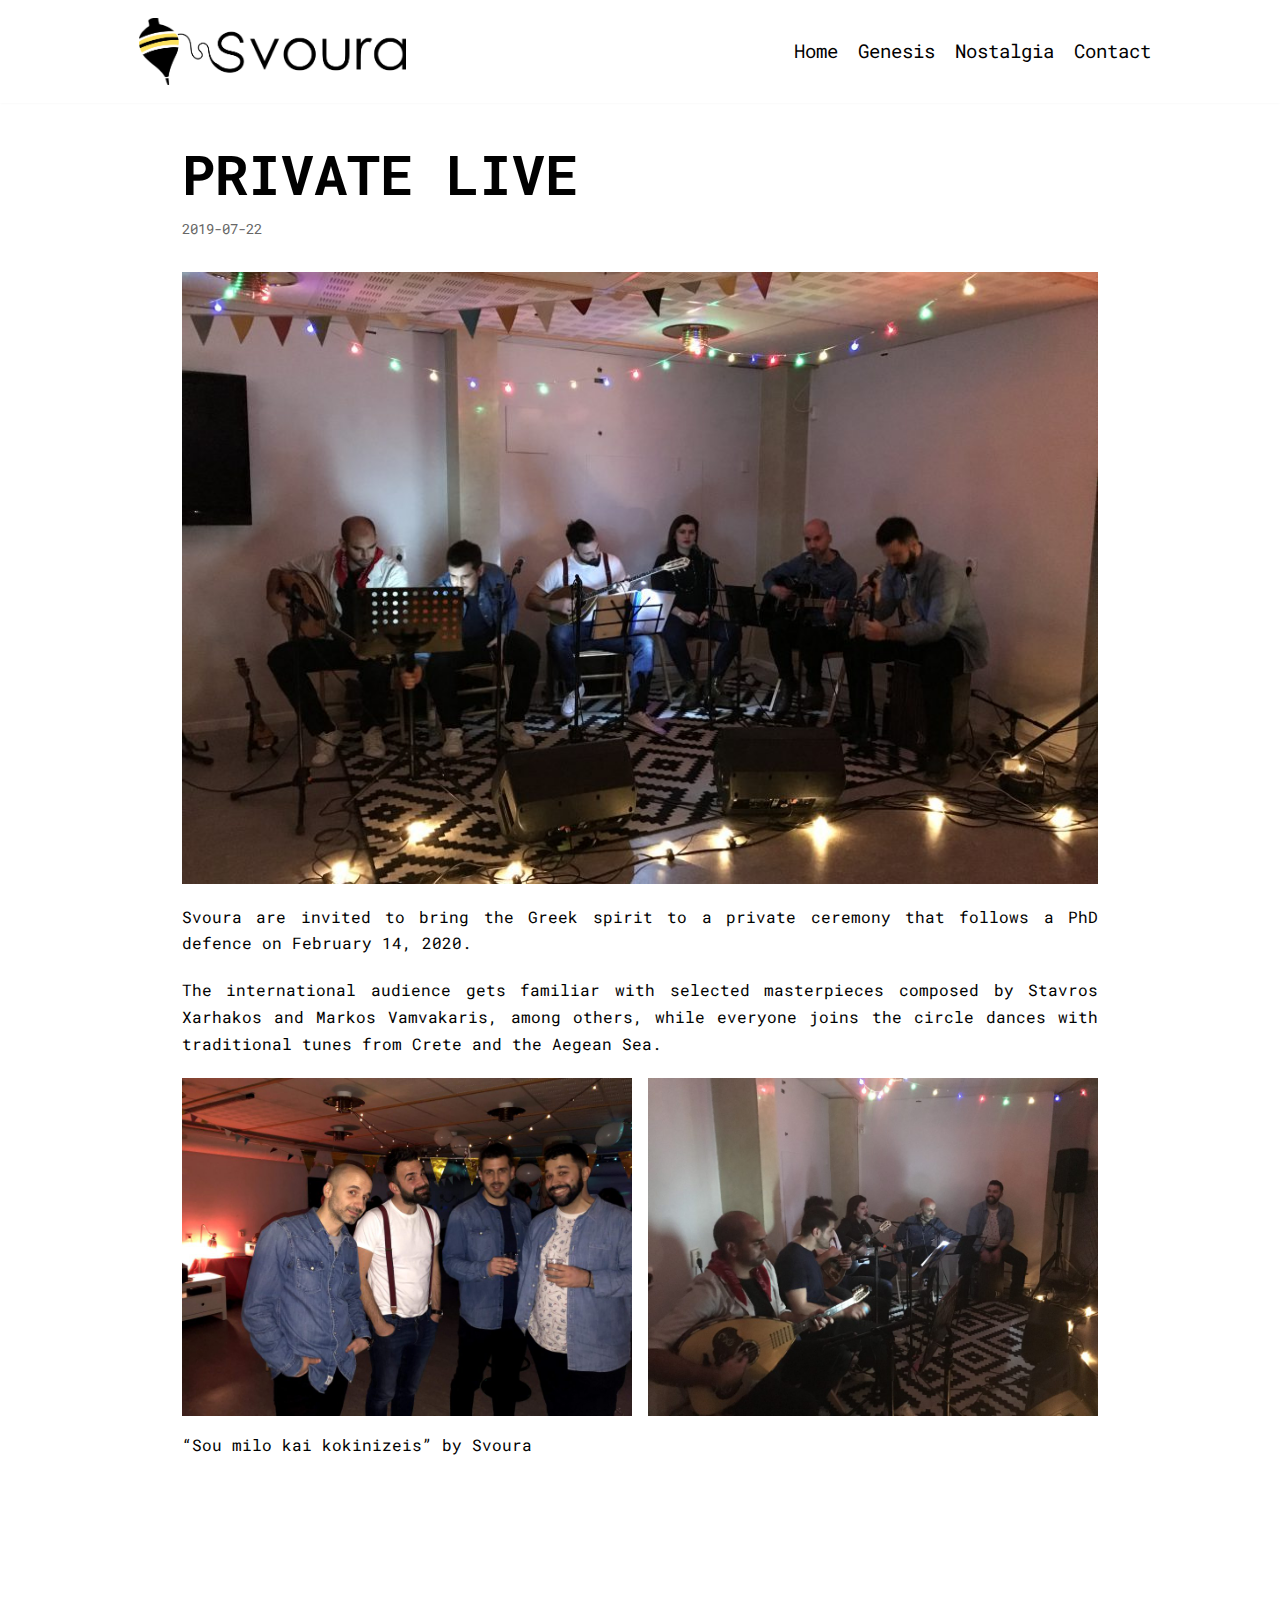
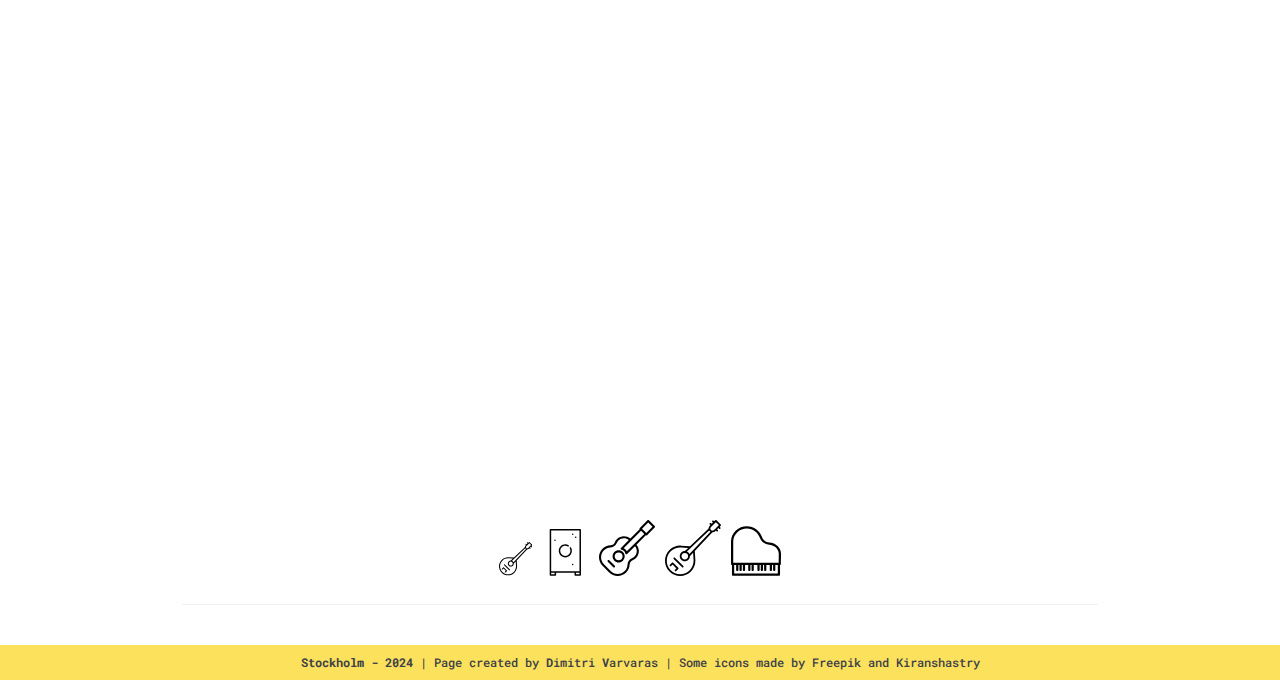
<file: posts/private/index.html>
<!DOCTYPE html>
<html lang="en-US">

<head>
    <meta property="og:image" content="https://svoura.se/images/bandphoto.jpg" />
    <meta charset="UTF-8">
    <meta name="viewport" content="width=device-width, initial-scale=1, minimum-scale=1">
    <link rel="profile" href="http://gmpg.org/xfn/11">
    <title>Private Live &#8211; Svoura</title>
    <meta name='robots' content='max-image-preview:large' />
    <link rel='dns-prefetch' href='//fonts.googleapis.com' />
    <link rel="alternate" type="application/rss+xml" title="Svoura &raquo; Feed" href="https://www.svoura.se/feed/" />
    <link rel="alternate" type="application/rss+xml" title="Svoura &raquo; Comments Feed"
        href="https://www.svoura.se/comments/feed/" />
    <script type="text/javascript">
        window._wpemojiSettings = { "baseUrl": "https:\/\/s.w.org\/images\/core\/emoji\/14.0.0\/72x72\/", "ext": ".png", "svgUrl": "https:\/\/s.w.org\/images\/core\/emoji\/14.0.0\/svg\/", "svgExt": ".svg", "source": { "concatemoji": "https:\/\/www.svoura.se\/temporary_svoura\/wp-includes\/js\/wp-emoji-release.min.js?ver=6.3.1" } };
        /*! This file is auto-generated */
        !function (i, n) { var o, s, e; function c(e) { try { var t = { supportTests: e, timestamp: (new Date).valueOf() }; sessionStorage.setItem(o, JSON.stringify(t)) } catch (e) { } } function p(e, t, n) { e.clearRect(0, 0, e.canvas.width, e.canvas.height), e.fillText(t, 0, 0); var t = new Uint32Array(e.getImageData(0, 0, e.canvas.width, e.canvas.height).data), r = (e.clearRect(0, 0, e.canvas.width, e.canvas.height), e.fillText(n, 0, 0), new Uint32Array(e.getImageData(0, 0, e.canvas.width, e.canvas.height).data)); return t.every(function (e, t) { return e === r[t] }) } function u(e, t, n) { switch (t) { case "flag": return n(e, "\ud83c\udff3\ufe0f\u200d\u26a7\ufe0f", "\ud83c\udff3\ufe0f\u200b\u26a7\ufe0f") ? !1 : !n(e, "\ud83c\uddfa\ud83c\uddf3", "\ud83c\uddfa\u200b\ud83c\uddf3") && !n(e, "\ud83c\udff4\udb40\udc67\udb40\udc62\udb40\udc65\udb40\udc6e\udb40\udc67\udb40\udc7f", "\ud83c\udff4\u200b\udb40\udc67\u200b\udb40\udc62\u200b\udb40\udc65\u200b\udb40\udc6e\u200b\udb40\udc67\u200b\udb40\udc7f"); case "emoji": return !n(e, "\ud83e\udef1\ud83c\udffb\u200d\ud83e\udef2\ud83c\udfff", "\ud83e\udef1\ud83c\udffb\u200b\ud83e\udef2\ud83c\udfff") }return !1 } function f(e, t, n) { var r = "undefined" != typeof WorkerGlobalScope && self instanceof WorkerGlobalScope ? new OffscreenCanvas(300, 150) : i.createElement("canvas"), a = r.getContext("2d", { willReadFrequently: !0 }), o = (a.textBaseline = "top", a.font = "600 32px Arial", {}); return e.forEach(function (e) { o[e] = t(a, e, n) }), o } function t(e) { var t = i.createElement("script"); t.src = e, t.defer = !0, i.head.appendChild(t) } "undefined" != typeof Promise && (o = "wpEmojiSettingsSupports", s = ["flag", "emoji"], n.supports = { everything: !0, everythingExceptFlag: !0 }, e = new Promise(function (e) { i.addEventListener("DOMContentLoaded", e, { once: !0 }) }), new Promise(function (t) { var n = function () { try { var e = JSON.parse(sessionStorage.getItem(o)); if ("object" == typeof e && "number" == typeof e.timestamp && (new Date).valueOf() < e.timestamp + 604800 && "object" == typeof e.supportTests) return e.supportTests } catch (e) { } return null }(); if (!n) { if ("undefined" != typeof Worker && "undefined" != typeof OffscreenCanvas && "undefined" != typeof URL && URL.createObjectURL && "undefined" != typeof Blob) try { var e = "postMessage(" + f.toString() + "(" + [JSON.stringify(s), u.toString(), p.toString()].join(",") + "));", r = new Blob([e], { type: "text/javascript" }), a = new Worker(URL.createObjectURL(r), { name: "wpTestEmojiSupports" }); return void (a.onmessage = function (e) { c(n = e.data), a.terminate(), t(n) }) } catch (e) { } c(n = f(s, u, p)) } t(n) }).then(function (e) { for (var t in e) n.supports[t] = e[t], n.supports.everything = n.supports.everything && n.supports[t], "flag" !== t && (n.supports.everythingExceptFlag = n.supports.everythingExceptFlag && n.supports[t]); n.supports.everythingExceptFlag = n.supports.everythingExceptFlag && !n.supports.flag, n.DOMReady = !1, n.readyCallback = function () { n.DOMReady = !0 } }).then(function () { return e }).then(function () { var e; n.supports.everything || (n.readyCallback(), (e = n.source || {}).concatemoji ? t(e.concatemoji) : e.wpemoji && e.twemoji && (t(e.twemoji), t(e.wpemoji))) })) }((window, document), window._wpemojiSettings);
    </script>
    <style type="text/css">
        img.wp-smiley,
        img.emoji {
            display: inline !important;
            border: none !important;
            box-shadow: none !important;
            height: 1em !important;
            width: 1em !important;
            margin: 0 0.07em !important;
            vertical-align: -0.1em !important;
            background: none !important;
            padding: 0 !important;
        }
    </style>
    <link rel='stylesheet' id='wp-block-library-css' href='./css/css-dist-block-library-style.min.css' type='text/css'
        media='all' />
    <style id='classic-theme-styles-inline-css' type='text/css'>
        /*! This file is auto-generated */
        .wp-block-button__link {
            color: #fff;
            background-color: #32373c;
            border-radius: 9999px;
            box-shadow: none;
            text-decoration: none;
            padding: calc(.667em + 2px) calc(1.333em + 2px);
            font-size: 1.125em
        }

        .wp-block-file__button {
            background: #32373c;
            color: #fff;
            text-decoration: none
        }
    </style>
    <style id='global-styles-inline-css' type='text/css'>
        body {
            --wp--preset--color--black: #000000;
            --wp--preset--color--cyan-bluish-gray: #abb8c3;
            --wp--preset--color--white: #ffffff;
            --wp--preset--color--pale-pink: #f78da7;
            --wp--preset--color--vivid-red: #cf2e2e;
            --wp--preset--color--luminous-vivid-orange: #ff6900;
            --wp--preset--color--luminous-vivid-amber: #fcb900;
            --wp--preset--color--light-green-cyan: #7bdcb5;
            --wp--preset--color--vivid-green-cyan: #00d084;
            --wp--preset--color--pale-cyan-blue: #8ed1fc;
            --wp--preset--color--vivid-cyan-blue: #0693e3;
            --wp--preset--color--vivid-purple: #9b51e0;
            --wp--preset--color--neve-button-color: #ffe179;
            --wp--preset--color--neve-text-color: #010101;
            --wp--preset--gradient--vivid-cyan-blue-to-vivid-purple: linear-gradient(135deg, rgba(6, 147, 227, 1) 0%, rgb(155, 81, 224) 100%);
            --wp--preset--gradient--light-green-cyan-to-vivid-green-cyan: linear-gradient(135deg, rgb(122, 220, 180) 0%, rgb(0, 208, 130) 100%);
            --wp--preset--gradient--luminous-vivid-amber-to-luminous-vivid-orange: linear-gradient(135deg, rgba(252, 185, 0, 1) 0%, rgba(255, 105, 0, 1) 100%);
            --wp--preset--gradient--luminous-vivid-orange-to-vivid-red: linear-gradient(135deg, rgba(255, 105, 0, 1) 0%, rgb(207, 46, 46) 100%);
            --wp--preset--gradient--very-light-gray-to-cyan-bluish-gray: linear-gradient(135deg, rgb(238, 238, 238) 0%, rgb(169, 184, 195) 100%);
            --wp--preset--gradient--cool-to-warm-spectrum: linear-gradient(135deg, rgb(74, 234, 220) 0%, rgb(151, 120, 209) 20%, rgb(207, 42, 186) 40%, rgb(238, 44, 130) 60%, rgb(251, 105, 98) 80%, rgb(254, 248, 76) 100%);
            --wp--preset--gradient--blush-light-purple: linear-gradient(135deg, rgb(255, 206, 236) 0%, rgb(152, 150, 240) 100%);
            --wp--preset--gradient--blush-bordeaux: linear-gradient(135deg, rgb(254, 205, 165) 0%, rgb(254, 45, 45) 50%, rgb(107, 0, 62) 100%);
            --wp--preset--gradient--luminous-dusk: linear-gradient(135deg, rgb(255, 203, 112) 0%, rgb(199, 81, 192) 50%, rgb(65, 88, 208) 100%);
            --wp--preset--gradient--pale-ocean: linear-gradient(135deg, rgb(255, 245, 203) 0%, rgb(182, 227, 212) 50%, rgb(51, 167, 181) 100%);
            --wp--preset--gradient--electric-grass: linear-gradient(135deg, rgb(202, 248, 128) 0%, rgb(113, 206, 126) 100%);
            --wp--preset--gradient--midnight: linear-gradient(135deg, rgb(2, 3, 129) 0%, rgb(40, 116, 252) 100%);
            --wp--preset--font-size--small: 13px;
            --wp--preset--font-size--medium: 20px;
            --wp--preset--font-size--large: 36px;
            --wp--preset--font-size--x-large: 42px;
            --wp--preset--spacing--20: 0.44rem;
            --wp--preset--spacing--30: 0.67rem;
            --wp--preset--spacing--40: 1rem;
            --wp--preset--spacing--50: 1.5rem;
            --wp--preset--spacing--60: 2.25rem;
            --wp--preset--spacing--70: 3.38rem;
            --wp--preset--spacing--80: 5.06rem;
            --wp--preset--shadow--natural: 6px 6px 9px rgba(0, 0, 0, 0.2);
            --wp--preset--shadow--deep: 12px 12px 50px rgba(0, 0, 0, 0.4);
            --wp--preset--shadow--sharp: 6px 6px 0px rgba(0, 0, 0, 0.2);
            --wp--preset--shadow--outlined: 6px 6px 0px -3px rgba(255, 255, 255, 1), 6px 6px rgba(0, 0, 0, 1);
            --wp--preset--shadow--crisp: 6px 6px 0px rgba(0, 0, 0, 1);
        }

        :where(.is-layout-flex) {
            gap: 0.5em;
        }

        :where(.is-layout-grid) {
            gap: 0.5em;
        }

        body .is-layout-flow>.alignleft {
            float: left;
            margin-inline-start: 0;
            margin-inline-end: 2em;
        }

        body .is-layout-flow>.alignright {
            float: right;
            margin-inline-start: 2em;
            margin-inline-end: 0;
        }

        body .is-layout-flow>.aligncenter {
            margin-left: auto !important;
            margin-right: auto !important;
        }

        body .is-layout-constrained>.alignleft {
            float: left;
            margin-inline-start: 0;
            margin-inline-end: 2em;
        }

        body .is-layout-constrained>.alignright {
            float: right;
            margin-inline-start: 2em;
            margin-inline-end: 0;
        }

        body .is-layout-constrained>.aligncenter {
            margin-left: auto !important;
            margin-right: auto !important;
        }

        body .is-layout-constrained> :where(:not(.alignleft):not(.alignright):not(.alignfull)) {
            max-width: var(--wp--style--global--content-size);
            margin-left: auto !important;
            margin-right: auto !important;
        }

        body .is-layout-constrained>.alignwide {
            max-width: var(--wp--style--global--wide-size);
        }

        body .is-layout-flex {
            display: flex;
        }

        body .is-layout-flex {
            flex-wrap: wrap;
            align-items: center;
        }

        body .is-layout-flex>* {
            margin: 0;
        }

        body .is-layout-grid {
            display: grid;
        }

        body .is-layout-grid>* {
            margin: 0;
        }

        :where(.wp-block-columns.is-layout-flex) {
            gap: 2em;
        }

        :where(.wp-block-columns.is-layout-grid) {
            gap: 2em;
        }

        :where(.wp-block-post-template.is-layout-flex) {
            gap: 1.25em;
        }

        :where(.wp-block-post-template.is-layout-grid) {
            gap: 1.25em;
        }

        .has-black-color {
            color: var(--wp--preset--color--black) !important;
        }

        .has-cyan-bluish-gray-color {
            color: var(--wp--preset--color--cyan-bluish-gray) !important;
        }

        .has-white-color {
            color: var(--wp--preset--color--white) !important;
        }

        .has-pale-pink-color {
            color: var(--wp--preset--color--pale-pink) !important;
        }

        .has-vivid-red-color {
            color: var(--wp--preset--color--vivid-red) !important;
        }

        .has-luminous-vivid-orange-color {
            color: var(--wp--preset--color--luminous-vivid-orange) !important;
        }

        .has-luminous-vivid-amber-color {
            color: var(--wp--preset--color--luminous-vivid-amber) !important;
        }

        .has-light-green-cyan-color {
            color: var(--wp--preset--color--light-green-cyan) !important;
        }

        .has-vivid-green-cyan-color {
            color: var(--wp--preset--color--vivid-green-cyan) !important;
        }

        .has-pale-cyan-blue-color {
            color: var(--wp--preset--color--pale-cyan-blue) !important;
        }

        .has-vivid-cyan-blue-color {
            color: var(--wp--preset--color--vivid-cyan-blue) !important;
        }

        .has-vivid-purple-color {
            color: var(--wp--preset--color--vivid-purple) !important;
        }

        .has-black-background-color {
            background-color: var(--wp--preset--color--black) !important;
        }

        .has-cyan-bluish-gray-background-color {
            background-color: var(--wp--preset--color--cyan-bluish-gray) !important;
        }

        .has-white-background-color {
            background-color: var(--wp--preset--color--white) !important;
        }

        .has-pale-pink-background-color {
            background-color: var(--wp--preset--color--pale-pink) !important;
        }

        .has-vivid-red-background-color {
            background-color: var(--wp--preset--color--vivid-red) !important;
        }

        .has-luminous-vivid-orange-background-color {
            background-color: var(--wp--preset--color--luminous-vivid-orange) !important;
        }

        .has-luminous-vivid-amber-background-color {
            background-color: var(--wp--preset--color--luminous-vivid-amber) !important;
        }

        .has-light-green-cyan-background-color {
            background-color: var(--wp--preset--color--light-green-cyan) !important;
        }

        .has-vivid-green-cyan-background-color {
            background-color: var(--wp--preset--color--vivid-green-cyan) !important;
        }

        .has-pale-cyan-blue-background-color {
            background-color: var(--wp--preset--color--pale-cyan-blue) !important;
        }

        .has-vivid-cyan-blue-background-color {
            background-color: var(--wp--preset--color--vivid-cyan-blue) !important;
        }

        .has-vivid-purple-background-color {
            background-color: var(--wp--preset--color--vivid-purple) !important;
        }

        .has-black-border-color {
            border-color: var(--wp--preset--color--black) !important;
        }

        .has-cyan-bluish-gray-border-color {
            border-color: var(--wp--preset--color--cyan-bluish-gray) !important;
        }

        .has-white-border-color {
            border-color: var(--wp--preset--color--white) !important;
        }

        .has-pale-pink-border-color {
            border-color: var(--wp--preset--color--pale-pink) !important;
        }

        .has-vivid-red-border-color {
            border-color: var(--wp--preset--color--vivid-red) !important;
        }

        .has-luminous-vivid-orange-border-color {
            border-color: var(--wp--preset--color--luminous-vivid-orange) !important;
        }

        .has-luminous-vivid-amber-border-color {
            border-color: var(--wp--preset--color--luminous-vivid-amber) !important;
        }

        .has-light-green-cyan-border-color {
            border-color: var(--wp--preset--color--light-green-cyan) !important;
        }

        .has-vivid-green-cyan-border-color {
            border-color: var(--wp--preset--color--vivid-green-cyan) !important;
        }

        .has-pale-cyan-blue-border-color {
            border-color: var(--wp--preset--color--pale-cyan-blue) !important;
        }

        .has-vivid-cyan-blue-border-color {
            border-color: var(--wp--preset--color--vivid-cyan-blue) !important;
        }

        .has-vivid-purple-border-color {
            border-color: var(--wp--preset--color--vivid-purple) !important;
        }

        .has-vivid-cyan-blue-to-vivid-purple-gradient-background {
            background: var(--wp--preset--gradient--vivid-cyan-blue-to-vivid-purple) !important;
        }

        .has-light-green-cyan-to-vivid-green-cyan-gradient-background {
            background: var(--wp--preset--gradient--light-green-cyan-to-vivid-green-cyan) !important;
        }

        .has-luminous-vivid-amber-to-luminous-vivid-orange-gradient-background {
            background: var(--wp--preset--gradient--luminous-vivid-amber-to-luminous-vivid-orange) !important;
        }

        .has-luminous-vivid-orange-to-vivid-red-gradient-background {
            background: var(--wp--preset--gradient--luminous-vivid-orange-to-vivid-red) !important;
        }

        .has-very-light-gray-to-cyan-bluish-gray-gradient-background {
            background: var(--wp--preset--gradient--very-light-gray-to-cyan-bluish-gray) !important;
        }

        .has-cool-to-warm-spectrum-gradient-background {
            background: var(--wp--preset--gradient--cool-to-warm-spectrum) !important;
        }

        .has-blush-light-purple-gradient-background {
            background: var(--wp--preset--gradient--blush-light-purple) !important;
        }

        .has-blush-bordeaux-gradient-background {
            background: var(--wp--preset--gradient--blush-bordeaux) !important;
        }

        .has-luminous-dusk-gradient-background {
            background: var(--wp--preset--gradient--luminous-dusk) !important;
        }

        .has-pale-ocean-gradient-background {
            background: var(--wp--preset--gradient--pale-ocean) !important;
        }

        .has-electric-grass-gradient-background {
            background: var(--wp--preset--gradient--electric-grass) !important;
        }

        .has-midnight-gradient-background {
            background: var(--wp--preset--gradient--midnight) !important;
        }

        .has-small-font-size {
            font-size: var(--wp--preset--font-size--small) !important;
        }

        .has-medium-font-size {
            font-size: var(--wp--preset--font-size--medium) !important;
        }

        .has-large-font-size {
            font-size: var(--wp--preset--font-size--large) !important;
        }

        .has-x-large-font-size {
            font-size: var(--wp--preset--font-size--x-large) !important;
        }

        .wp-block-navigation a:where(:not(.wp-element-button)) {
            color: inherit;
        }

        :where(.wp-block-post-template.is-layout-flex) {
            gap: 1.25em;
        }

        :where(.wp-block-post-template.is-layout-grid) {
            gap: 1.25em;
        }

        :where(.wp-block-columns.is-layout-flex) {
            gap: 2em;
        }

        :where(.wp-block-columns.is-layout-grid) {
            gap: 2em;
        }

        .wp-block-pullquote {
            font-size: 1.5em;
            line-height: 1.6;
        }
    </style>
    <link rel='stylesheet' id='neve-style-css' href='./css/themes-neve-style.min.css' type='text/css' media='all' />
    <style id='neve-style-inline-css' type='text/css'>
        body,
        .site-title {
            font-size: 15px;
        }

        body,
        .site-title {
            font-family: "Roboto Mono";
            font-weight: 400;
        }

        h1:not(.site-title),
        .single h1.entry-title {
            font-size: 30px;
        }

        h1:not(.site-title),
        .single h1.entry-title {
            font-weight: 900;
        }

        h1:not(.site-title),
        .single h1.entry-title {
            text-transform: uppercase;
        }

        h1:not(.site-title),
        .single h1.entry-title {
            line-height: 1.6;
        }

        h2 {
            font-size: 25px;
        }

        h2 {
            font-weight: 900;
        }

        h2 {
            text-transform: uppercase;
        }

        h2 {
            line-height: 1.6;
        }

        h3 {
            font-size: 18px;
        }

        h3 {
            font-weight: 900;
        }

        h3 {
            text-transform: uppercase;
        }

        h3 {
            line-height: 1.6;
        }

        h4 {
            font-size: 16px;
        }

        h4 {
            font-weight: 900;
        }

        h4 {
            text-transform: uppercase;
        }

        h4 {
            line-height: 1.6;
        }

        h5 {
            font-size: 14px;
        }

        h5 {
            font-weight: 900;
        }

        h5 {
            text-transform: uppercase;
        }

        h5 {
            line-height: 1.6;
        }

        h6 {
            font-size: 12px;
        }

        h6 {
            font-weight: 900;
        }

        h6 {
            text-transform: uppercase;
        }

        h6 {
            line-height: 1.6;
        }

        h1,
        .single h1.entry-title,
        h2,
        h3,
        h4,
        h5,
        h6 {
            font-family: "Roboto Mono";
        }

        .container {
            max-width: 748px;
        }

        a {
            color: #000000;
        }

        .nv-loader {
            border-color: #000000;
        }

        a:hover,
        a:focus {
            color: #000000;
        }

        body,
        .entry-title a,
        .entry-title a:hover,
        .entry-title a:focus {
            color: #010101;
        }

        .has-white-background-color {
            background-color: #ffffff !important;
        }

        .has-white-color {
            color: #ffffff !important;
        }

        .has-black-background-color {
            background-color: #000000 !important;
        }

        .has-black-color {
            color: #000000 !important;
        }

        .has-neve-button-color-background-color {
            background-color: #ffe179 !important;
        }

        .has-neve-button-color-color {
            color: #ffe179 !important;
        }

        .has-neve-link-color-background-color {
            background-color: #000000 !important;
        }

        .has-neve-link-color-color {
            color: #000000 !important;
        }

        .has-neve-link-hover-color-background-color {
            background-color: #000000 !important;
        }

        .has-neve-link-hover-color-color {
            color: #000000 !important;
        }

        .has-neve-text-color-background-color {
            background-color: #010101 !important;
        }

        .has-neve-text-color-color {
            color: #010101 !important;
        }

        .nv-tags-list a {
            color: #ffe179;
        }

        .nv-tags-list a {
            border-color: #ffe179;
        }

        .button.button-primary,
        button,
        input[type=button],
        .btn,
        input[type="submit"],
        /* Buttons in navigation */
        ul[id^="nv-primary-navigation"] li.button.button-primary>a,
        .menu li.button.button-primary>a {
            background-color: #ffe179;
        }

        .button.button-primary,
        button,
        input[type=button],
        .btn,
        input[type="submit"],
        /* Buttons in navigation */
        ul[id^="nv-primary-navigation"] li.button.button-primary>a,
        .menu li.button.button-primary>a {
            color: #010101;
        }

        .nv-tags-list a:hover {
            border-color: #010101;
        }

        .button.button-primary:hover,
        .nv-tags-list a:hover,
        ul[id^="nv-primary-navigation"] li.button.button-primary>a:hover,
        .menu li.button.button-primary>a:hover {
            background-color: #010101;
        }

        .button.button-primary:hover,
        .nv-tags-list a:hover,
        ul[id^="nv-primary-navigation"] li.button.button-primary>a:hover,
        .menu li.button.button-primary>a:hover {
            color: #ffffff;
        }

        .button.button-primary,
        button,
        input[type=button],
        .btn,
        input[type="submit"]:not(.search-submit),
        /* Buttons in navigation */
        ul[id^="nv-primary-navigation"] li.button.button-primary>a,
        .menu li.button.button-primary>a {
            border-radius: 3px;
        }

        .button.button-secondary,
        #comments input[type="submit"],
        .cart-off-canvas .button.nv-close-cart-sidebar {
            color: #010101;
        }

        .button.button-secondary,
        #comments input[type="submit"],
        .cart-off-canvas .button.nv-close-cart-sidebar {
            border-color: #010101;
        }

        .button.button-secondary:hover,
        #comments input[type="submit"]:hover {
            color: #010101;
        }

        .button.button-secondary:hover,
        #comments input[type="submit"]:hover {
            border-color: #010101;
        }

        .button.button-secondary,
        #comments input[type="submit"] {
            border-radius: 3px;
        }

        .button.button-secondary,
        #comments input[type="submit"] {
            border: 1px solid;
            border-style: solid;
            border-top-width: 1px;
            border-right-width: 1px;
            border-bottom-width: 1px;
            border-left-width: 1px;
        }

        @media(min-width: 576px) {

            body,
            .site-title {
                font-size: 16px;
            }

            h1:not(.site-title),
            .single h1.entry-title {
                font-size: 40px;
            }

            h1:not(.site-title),
            .single h1.entry-title {
                line-height: 1.6;
            }

            h2 {
                font-size: 30px;
            }

            h2 {
                line-height: 1.6;
            }

            h3 {
                font-size: 20px;
            }

            h3 {
                line-height: 1.6;
            }

            h4 {
                font-size: 16px;
            }

            h4 {
                line-height: 1.6;
            }

            h5 {
                font-size: 14px;
            }

            h5 {
                line-height: 1.6;
            }

            h6 {
                font-size: 12px;
            }

            h6 {
                line-height: 1.6;
            }

            .container {
                max-width: 992px;
            }
        }

        @media(min-width: 960px) {

            body,
            .site-title {
                font-size: 16px;
            }

            h1:not(.site-title),
            .single h1.entry-title {
                font-size: 55px;
            }

            h1:not(.site-title),
            .single h1.entry-title {
                line-height: 1.5;
            }

            h2 {
                font-size: 35px;
            }

            h2 {
                line-height: 1.5;
            }

            h3 {
                font-size: 20px;
            }

            h3 {
                line-height: 1.5;
            }

            h4 {
                font-size: 16px;
            }

            h4 {
                line-height: 1.5;
            }

            h5 {
                font-size: 14px;
            }

            h5 {
                line-height: 1.5;
            }

            h6 {
                font-size: 12px;
            }

            h6 {
                line-height: 1.5;
            }

            .container {
                max-width: 1052px;
            }

            #content .container .col,
            #content .container-fluid .col {
                max-width: 90%;
            }

            .nv-sidebar-wrap,
            .nv-sidebar-wrap.shop-sidebar {
                max-width: 10%;
            }

            .caret-wrap {
                border-color: transparent;
            }
        }

        @media (max-width: 576px) {
            .header-main-inner {
                height: auto;
            }

            .builder-item--logo .site-logo img {
                max-width: 200px;
            }

            .builder-item--logo .site-logo {
                padding-top: 10px;
                padding-right: 0px;
                padding-bottom: 10px;
                padding-left: 0px;
            }

            .builder-item--logo {
                margin-top: 0px;
                margin-right: 0px;
                margin-bottom: 0px;
                margin-left: 0px;
            }

            .builder-item--nav-icon .navbar-toggle {
                padding-top: 17px;
                padding-right: 17px;
                padding-bottom: 17px;
                padding-left: 17px;
            }

            .builder-item--nav-icon {
                margin-top: 0px;
                margin-right: 0px;
                margin-bottom: 0px;
                margin-left: 0px;
            }

            .builder-item--primary-menu li>a {
                font-size: 1.3em;
                line-height: 1.6em;
                letter-spacing: 0px;
            }

            .builder-item--primary-menu li>a svg {
                height: 1.3em;
                width: 1.3em;
            }

            .builder-item--primary-menu {
                padding-top: 0px;
                padding-right: 0px;
                padding-bottom: 0px;
                padding-left: 0px;
                margin-top: 0px;
                margin-right: 0px;
                margin-bottom: 0px;
                margin-left: 0px;
            }

            .builder-item--footer_copyright {
                font-size: 1em;
                line-height: 1.6;
                letter-spacing: 0px;
                padding-top: 0px;
                padding-right: 0px;
                padding-bottom: 0px;
                padding-left: 0px;
                margin-top: 0px;
                margin-right: 0px;
                margin-bottom: 0px;
                margin-left: 0px;
            }

            .builder-item--footer_copyright svg {
                height: 1em;
                width: 1em;
            }
        }

        @media (min-width: 576px) {
            .header-main-inner {
                height: auto;
            }

            .builder-item--logo .site-logo img {
                max-width: 107px;
            }

            .builder-item--logo .site-logo {
                padding-top: 10px;
                padding-right: 0px;
                padding-bottom: 10px;
                padding-left: 0px;
            }

            .builder-item--logo {
                margin-top: 0px;
                margin-right: 0px;
                margin-bottom: 0px;
                margin-left: 0px;
            }

            .builder-item--nav-icon .navbar-toggle {
                padding-top: 10px;
                padding-right: 15px;
                padding-bottom: 10px;
                padding-left: 15px;
            }

            .builder-item--nav-icon {
                margin-top: 0px;
                margin-right: 0px;
                margin-bottom: 0px;
                margin-left: 0px;
            }

            .builder-item--primary-menu li>a {
                font-size: 1.2em;
                line-height: 1.6em;
                letter-spacing: 0px;
            }

            .builder-item--primary-menu li>a svg {
                height: 1.2em;
                width: 1.2em;
            }

            .builder-item--primary-menu {
                padding-top: 0px;
                padding-right: 0px;
                padding-bottom: 0px;
                padding-left: 0px;
                margin-top: 0px;
                margin-right: 0px;
                margin-bottom: 0px;
                margin-left: 0px;
            }

            .builder-item--footer_copyright {
                font-size: 1em;
                line-height: 1.6;
                letter-spacing: 0px;
                padding-top: 0px;
                padding-right: 0px;
                padding-bottom: 0px;
                padding-left: 0px;
                margin-top: 0px;
                margin-right: 0px;
                margin-bottom: 0px;
                margin-left: 0px;
            }

            .builder-item--footer_copyright svg {
                height: 1em;
                width: 1em;
            }
        }

        @media (min-width: 961px) {
            .header-main-inner {
                height: auto;
            }

            .builder-item--logo .site-logo img {
                max-width: 267px;
            }

            .builder-item--logo .site-logo {
                padding-top: 010px;
                padding-right: 0px;
                padding-bottom: 010px;
                padding-left: 10px;
            }

            .builder-item--logo {
                margin-top: 0px;
                margin-right: 0px;
                margin-bottom: 0px;
                margin-left: 0px;
            }

            .builder-item--nav-icon .navbar-toggle {
                padding-top: 10px;
                padding-right: 15px;
                padding-bottom: 0px;
                padding-left: 15px;
            }

            .builder-item--nav-icon {
                margin-top: 0px;
                margin-right: 0px;
                margin-bottom: 0px;
                margin-left: 0px;
            }

            .builder-item--primary-menu li>a {
                font-size: 1.2em;
                line-height: 1.6em;
                letter-spacing: 0px;
            }

            .builder-item--primary-menu li>a svg {
                height: 1.2em;
                width: 1.2em;
            }

            .builder-item--primary-menu {
                padding-top: 0px;
                padding-right: 0px;
                padding-bottom: 0px;
                padding-left: 0px;
                margin-top: 0px;
                margin-right: 0px;
                margin-bottom: 0px;
                margin-left: 0px;
            }

            .builder-item--footer_copyright {
                font-size: 1em;
                line-height: 1.6;
                letter-spacing: 0px;
                padding-top: 0px;
                padding-right: 0px;
                padding-bottom: 0px;
                padding-left: 0px;
                margin-top: 0px;
                margin-right: 0px;
                margin-bottom: 0px;
                margin-left: 0px;
            }

            .builder-item--footer_copyright svg {
                height: 1em;
                width: 1em;
            }
        }

        .hfg_header .header-main-inner,
        .hfg_header .header-main-inner.dark-mode,
        .hfg_header .header-main-inner.light-mode {}

        .hfg_header .header-menu-sidebar .header-menu-sidebar-bg,
        .hfg_header .header-menu-sidebar .header-menu-sidebar-bg.dark-mode,
        .hfg_header .header-menu-sidebar .header-menu-sidebar-bg.light-mode {}

        .builder-item--nav-icon .navbar-toggle {
            border-top-left-radius: 03px;
            border-top-right-radius: 03px;
            border-bottom-left-radius: 03px;
            border-bottom-right-radius: 03px;
            border-style: solid;
            border-top-width: 02px;
            border-right-width: 02px;
            border-bottom-width: 02px;
            border-left-width: 02px;
        }

        .header-menu-sidebar .close-sidebar-panel .navbar-toggle {
            border-top-left-radius: 03px;
            border-top-right-radius: 03px;
            border-bottom-right-radius: 03px;
            border-bottom-left-radius: 03px;
        }

        .builder-item--primary-menu .nav-menu-primary>.primary-menu-ul li:not(.woocommerce-mini-cart-item)>a {
            color: #010101;
        }

        .builder-item--primary-menu .nav-menu-primary>.primary-menu-ul li>.amp-caret-wrap svg {
            fill: #010101;
        }

        .builder-item--primary-menu .nav-menu-primary>.primary-menu-ul li:not(.woocommerce-mini-cart-item)>a:after {
            background-color: #010101;
        }

        .builder-item--primary-menu .nav-menu-primary>.primary-menu-ul li:not(.woocommerce-mini-cart-item):hover>a {
            color: #010101;
        }

        .builder-item--primary-menu .nav-menu-primary>.primary-menu-ul li:hover>.amp-caret-wrap svg {
            fill: #010101;
        }

        .builder-item--primary-menu .nav-menu-primary>.primary-menu-ul li.current-menu-item>a {
            color: #010101;
        }

        .builder-item--primary-menu .nav-menu-primary>.primary-menu-ul li.current-menu-item>.amp-caret-wrap svg {
            fill: #010101;
        }

        @media (min-width: 961px) {
            .header--row .hfg-item-right .builder-item--primary-menu .primary-menu-ul>li:not(:first-child) {
                margin-left: 20px;
            }

            .header--row .hfg-item-center .builder-item--primary-menu .primary-menu-ul>li:not(:last-child),
            .header--row .hfg-item-left .builder-item--primary-menu .primary-menu-ul>li:not(:last-child) {
                margin-right: 20px;
            }

            .builder-item--primary-menu .style-full-height .primary-menu-ul>li:not(.menu-item-nav-search):not(.menu-item-nav-cart)>a:after {
                left: -10px;
                right: -10px;
            }

            .builder-item--primary-menu .style-full-height .primary-menu-ul:not(#nv-primary-navigation-sidebar)>li:not(.menu-item-nav-search):not(.menu-item-nav-cart):hover>a:after {
                width: calc(100% + 20px) !important;
                ;
            }
        }

        .builder-item--primary-menu .primary-menu-ul>li>a {
            height: 25px;
        }

        .builder-item--primary-menu li>a {
            font-family: Roboto Mono;
            font-weight: 400;
            text-transform: none;
        }

        .footer-bottom-inner,
        .footer-bottom-inner.dark-mode,
        .footer-bottom-inner.light-mode {
            background-color: #fce15d;
        }

        .builder-item--footer_copyright {
            font-weight: 500;
            text-transform: none;
        }
    </style>
    <link rel='stylesheet' id='neve-google-font-roboto-mono-css'
        href='//fonts.googleapis.com/css?family=Roboto+Mono%3A400%2C900&#038;ver=6.3.1' type='text/css' media='all' />
    <script>
        /* <![CDATA[ */
        var rcewpp = {
            "ajax_url": "https://www.svoura.se/temporary_svoura/wp-admin/admin-ajax.php",
            "nonce": "42236ec911",
            "home_url": "https://www.svoura.se/",
            "settings_icon": 'https://www.svoura.se/temporary_svoura/wp-content/plugins/export-wp-page-to-static-html/admin/images/settings.png',
            "settings_hover_icon": 'https://www.svoura.se/temporary_svoura/wp-content/plugins/export-wp-page-to-static-html/admin/images/settings_hover.png'
        };
        /* ]]\> */
    </script>
    <link rel="https://api.w.org/" href="https://www.svoura.se/wp-json/" />
    <link rel="alternate" type="application/json" href="https://www.svoura.se/wp-json/wp/v2/posts/20" />
    <link rel="EditURI" type="application/rsd+xml" title="RSD"
        href="https://www.svoura.se/temporary_svoura/xmlrpc.php?rsd" />
    <meta name="generator" content="WordPress 6.3.1" />
    <link rel="canonical" href="https://www.svoura.se/ranias/" />
    <link rel='shortlink' href='https://www.svoura.se/?p=20' />
    <link rel="alternate" type="application/json+oembed"
        href="https://www.svoura.se/wp-json/oembed/1.0/embed?url=https%3A%2F%2Fwww.svoura.se%2Franias%2F" />
    <link rel="alternate" type="text/xml+oembed"
        href="https://www.svoura.se/wp-json/oembed/1.0/embed?url=https%3A%2F%2Fwww.svoura.se%2Franias%2F&#038;format=xml" />
    <!-- Enter your scripts here -->
    <style type="text/css">
        .recentcomments a {
            display: inline !important;
            padding: 0 !important;
            margin: 0 !important;
        }
    </style>
    <link rel="icon" href="./images/cropped-cropped-svoura-v2-bitmap-32x32.png" sizes="32x32" />
    <link rel="icon" href="./images/cropped-cropped-svoura-v2-bitmap-192x192.png" sizes="192x192" />
    <link rel="apple-touch-icon" href="./images/cropped-cropped-svoura-v2-bitmap-180x180.png" />
    <meta name="msapplication-TileImage"
        content="https://www.svoura.se/temporary_svoura/wp-content/uploads/2022/03/cropped-cropped-svoura-v2-bitmap-270x270.png" />
</head>

<body
    class="post-template-default single single-post postid-20 single-format-standard wp-custom-logo nv-sidebar-full-width menu_sidebar_slide_left elementor-default elementor-kit-81"
    id="neve_body">
    <div class="wrapper">
        <header class="header" role="banner"> <a class="neve-skip-link show-on-focus" href="#content" tabindex="0"> Skip
                to content </a>
            <div id="header-grid" class="hfg_header site-header">
                <nav class="header--row header-main hide-on-mobile hide-on-tablet layout-full-contained nv-navbar header--row"
                    data-row-id="main" data-show-on="desktop">
                    <div class="header--row-inner header-main-inner light-mode">
                        <div class="container">
                            <div class="row row--wrapper" data-section="hfg_header_layout_main">
                                <div class="builder-item hfg-item-first col-4 col-md-4 col-sm-4 hfg-item-left">
                                    <div class="item--inner builder-item--logo" data-section="title_tagline"
                                        data-item-id="logo">
                                        <div class="site-logo"> <a class="brand" href="../../index.html" title="Svoura"
                                                aria-label="Svoura"><img
                                                    src="./images/uploads-2020-07-cropped-svoura-v2-central-v2.png"
                                                    alt=""></a></div>
                                    </div>
                                </div>
                                <div class="builder-item hfg-item-last col-8 col-md-8 col-sm-8 hfg-item-right">
                                    <div class="item--inner builder-item--primary-menu has_menu"
                                        data-section="header_menu_primary" data-item-id="primary-menu">
                                        <div class="nv-nav-wrap">
                                            <div role="navigation" class="style-border-bottom nav-menu-primary"
                                                aria-label="Primary Menu">
                                                <ul id="nv-primary-navigation-main" class="primary-menu-ul">
                                                    <li id="menu-item-76"
                                                        class="menu-item menu-item-type-post_type menu-item-object-page menu-item-home menu-item-76">
                                                        <a href="../../index.html">Home</a></li>
                                                    <li id="menu-item-75"
                                                        class="menu-item menu-item-type-post_type menu-item-object-page menu-item-75">
                                                        <a href="../../our-story.html">Genesis</a></li>
                                                    <li id="menu-item-390"
                                                        class="menu-item menu-item-type-post_type menu-item-object-page menu-item-390">
                                                        <a href="../../news.html">Nostalgia</a></li>
                                                    <li id="menu-item-72"
                                                        class="menu-item menu-item-type-post_type menu-item-object-page menu-item-72">
                                                        <a href="../../contact-us.html">Contact</a></li>
                                                </ul>
                                            </div>
                                        </div>
                                    </div>
                                </div>
                            </div>
                        </div>
                    </div>
                </nav>
                <nav class="header--row header-main hide-on-desktop layout-full-contained nv-navbar header--row"
                    data-row-id="main" data-show-on="mobile">
                    <div class="header--row-inner header-main-inner light-mode">
                        <div class="container">
                            <div class="row row--wrapper" data-section="hfg_header_layout_main">
                                <div class="builder-item hfg-item-first col-8 col-md-8 col-sm-8 hfg-item-left">
                                    <div class="item--inner builder-item--logo" data-section="title_tagline"
                                        data-item-id="logo">
                                        <div class="site-logo"> <a class="brand" href="../../index.html" title="Svoura"
                                                aria-label="Svoura"><img
                                                    src="./images/uploads-2020-07-cropped-svoura-v2-central-v2.png"
                                                    alt=""></a></div>
                                    </div>
                                </div>
                                <div class="builder-item hfg-item-last col-4 col-md-4 col-sm-4 hfg-item-right">
                                    <div class="item--inner builder-item--nav-icon" data-section="header_menu_icon"
                                        data-item-id="nav-icon">
                                        <div class="menu-mobile-toggle item-button navbar-toggle-wrapper"> <button
                                                class="navbar-toggle" aria-label=" 			Navigation Menu			">
                                                <div class="bars"> <span class="icon-bar"></span> <span
                                                        class="icon-bar"></span> <span class="icon-bar"></span> </div>
                                                <span class="screen-reader-text">Toggle Navigation</span>
                                            </button> </div> <!--.navbar-toggle-wrapper-->
                                    </div>
                                </div>
                            </div>
                        </div>
                    </div>
                </nav>
                <div id="header-menu-sidebar" class="header-menu-sidebar menu-sidebar-panel light-mode slide_left">
                    <div id="header-menu-sidebar-bg" class="header-menu-sidebar-bg">
                        <div class="close-sidebar-panel navbar-toggle-wrapper"> <button class="navbar-toggle active"
                                aria-label=" 				Navigation Menu				">
                                <div class="bars"> <span class="icon-bar"></span> <span class="icon-bar"></span> <span
                                        class="icon-bar"></span> </div> <span class="screen-reader-text"> Toggle
                                    Navigation </span>
                            </button> </div>
                        <div id="header-menu-sidebar-inner" class="header-menu-sidebar-inner">
                            <div
                                class="builder-item hfg-item-last hfg-item-first col-12 col-md-12 col-sm-12 hfg-item-right">
                                <div class="item--inner builder-item--primary-menu has_menu"
                                    data-section="header_menu_primary" data-item-id="primary-menu">
                                    <div class="nv-nav-wrap">
                                        <div role="navigation" class="style-border-bottom nav-menu-primary"
                                            aria-label="Primary Menu">
                                            <ul id="nv-primary-navigation-sidebar" class="primary-menu-ul">
                                                <li
                                                    class="menu-item menu-item-type-post_type menu-item-object-page menu-item-home menu-item-76">
                                                    <a href="https://www.svoura.se/">Home</a></li>
                                                <li
                                                    class="menu-item menu-item-type-post_type menu-item-object-page menu-item-75">
                                                    <a href="https://www.svoura.se/our-story/">Genesis</a></li>
                                                <li
                                                    class="menu-item menu-item-type-post_type menu-item-object-page menu-item-390">
                                                    <a href="https://www.svoura.se/news/">Nostalgia</a></li>
                                                <li
                                                    class="menu-item menu-item-type-post_type menu-item-object-page menu-item-72">
                                                    <a href="https://www.svoura.se/contact-us/">Contact</a></li>
                                            </ul>
                                        </div>
                                    </div>
                                </div>
                            </div>
                        </div>
                    </div>
                </div>
                <div class="header-menu-sidebar-overlay"></div>
            </div>
        </header>
        <main id="content" class="neve-main" role="main">
            <div class="container single-post-container">
                <div class="row">
                    <article id="post-20"
                        class="nv-single-post-wrap col post-20 post type-post status-publish format-standard has-post-thumbnail hentry category-uncategorized">
                        <div class="entry-header">
                            <div class="nv-title-meta-wrap">
                                <h1 class="title entry-title">Private Live</h1>
                                <ul class="nv-meta-list"></span></li>
                                    <li class="meta date posted-on"><time class="entry-date published"
                                            datetime="2019-07-22T10:33:47+02:00"
                                            content="2019-07-22">2019-07-22</time><time class="updated"
                                            datetime="2021-09-21T10:57:19+02:00">2021-09-21</time></li>
                                </ul>
                            </div>
                        </div>
                        <div class="nv-thumb-wrap"><img width="930" height="620"
                                src="./images/uploads-2020-07-IMG_0977-2-930x620.jpg"
                                class="attachment-neve-blog size-neve-blog wp-post-image" alt="" decoding="async"
                                fetchpriority="high" /></div>
                        <div class="nv-content-wrap entry-content">
                            <p style="text-align: justify;">Svoura are invited to bring the Greek spirit to a private ceremony that follows a PhD
                                defence on February 14, 2020. </p>
                            <p style="text-align: justify;">The international audience gets familiar with selected masterpieces composed by Stavros
                                Xarhakos and Markos Vamvakaris, among others, while everyone joins the circle dances
                                with traditional tunes from Crete and the Aegean Sea.</p>
                            <div class="wp-block-group">
                                <div
                                    class="wp-block-group__inner-container is-layout-flow wp-block-group-is-layout-flow">
                                    <figure
                                        class="wp-block-gallery aligncenter columns-2 is-cropped wp-block-gallery-1 is-layout-flex wp-block-gallery-is-layout-flex">
                                        <ul class="blocks-gallery-grid">
                                            <li class="blocks-gallery-item">
                                                <figure><img decoding="async" width="1024" height="768"
                                                        src="./images/uploads-2020-07-IMG_5531-1024x768.jpg" alt=""
                                                        data-id="330"
                                                        data-full-url="https://www.svoura.se/temporary_svoura/wp-content/uploads/2020/07/IMG_5531-scaled.jpg"
                                                        data-link="https://www.svoura.se/ranias/img_5531/"
                                                        class="wp-image-330"
                                                        srcset="./images/uploads-2020-07-IMG_5531-1024x768.jpg 1024w, ./images/uploads-2020-07-IMG_5531-300x225.jpg 300w, ./images/uploads-2020-07-IMG_5531-768x576.jpg 768w, ./images/uploads-2020-07-IMG_5531-1536x1152.jpg 1536w, ./images/uploads-2020-07-IMG_5531-2048x1536.jpg 2048w"
                                                        sizes="(max-width: 1024px) 100vw, 1024px" /></figure>
                                            </li>
                                            <li class="blocks-gallery-item">
                                                <figure><img decoding="async" width="1024" height="768"
                                                        src="./images/uploads-2020-07-IMG_1008-1024x768.jpg" alt=""
                                                        data-id="329"
                                                        data-full-url="https://www.svoura.se/temporary_svoura/wp-content/uploads/2020/07/IMG_1008-scaled.jpg"
                                                        data-link="https://www.svoura.se/ranias/img_1008/"
                                                        class="wp-image-329"
                                                        srcset="./images/uploads-2020-07-IMG_1008-1024x768.jpg 1024w, ./images/uploads-2020-07-IMG_1008-300x225.jpg 300w, ./images/uploads-2020-07-IMG_1008-768x576.jpg 768w, ./images/uploads-2020-07-IMG_1008-1536x1152.jpg 1536w, ./images/uploads-2020-07-IMG_1008-2048x1536.jpg 2048w"
                                                        sizes="(max-width: 1024px) 100vw, 1024px" /></figure>
                                            </li>
                                        </ul>
                                    </figure>
                                </div>
                            </div>
                            <p>&#8220;Sou milo kai kokinizeis&#8221; by Svoura</p>
                            <figure
                                class="wp-block-embed-youtube wp-block-embed is-type-video is-provider-youtube wp-embed-aspect-16-9 wp-has-aspect-ratio">
                                <div class="wp-block-embed__wrapper">
                                    <div class="nv-iframe-embed"><iframe loading="lazy"
                                            title="&quot;Sou milo kai kokinizeis&quot; (D. Savvopoulos) by Svoura"
                                            width="1200" height="675"
                                            src="https://www.youtube.com/embed/3mESsVVdrw4?feature=oembed"
                                            frameborder="0"
                                            allow="accelerometer; autoplay; clipboard-write; encrypted-media; gyroscope; picture-in-picture"
                                            allowfullscreen></iframe></div>
                                </div>
                            </figure>
                            <div style="height:100px" aria-hidden="true" class="wp-block-spacer"></div>
                            <div style="text-align:center;"> <!--?xml version="1.0" encoding="iso-8859-1"?-->
                                <!-- Generator: Adobe Illustrator 19.0.0, SVG Export Plug-In . SVG Version: 6.00 Build 0)  -->
                                <svg version="1.1" id="Layer_1"
                                                                                        xmlns="http://www.w3.org/2000/svg"
                                                                                        xmlns:xlink="http://www.w3.org/1999/xlink"
                                                                                        x="0px" y="0px"
                                                                                        viewbox="0 0 512 512"
                                                                                        style="enable-background:new 0 0 512 512;"
                                                                                        xml:space="preserve"
                                                                                        height="25pt" weight="25pt">
                                                                                        <g>
                                                                                            <g>
                                                                                                <path
                                                                                                    style="fill:#000000;"
                                                                                                    d="M121.563,436.656l-46.218-46.218c-3.191-3.191-8.364-3.192-11.554,0l-19.144,19.143c-3.191,3.191-3.191,8.363,0,11.554  			s8.363,3.191,11.555,0l13.366-13.366l34.663,34.664L90.864,455.8c-3.191,3.191-3.191,8.364,0,11.554  			c1.596,1.595,3.688,2.393,5.778,2.393c2.09,0,4.182-0.797,5.778-2.393l19.143-19.143c1.532-1.532,2.392-3.61,2.392-5.777  			S123.095,438.188,121.563,436.656z">
                                                                                                </path>
                                                                                            </g>
                                                                                        </g>
                                                                                        <g>
                                                                                            <g>
                                                                                                <path
                                                                                                    style="fill:#000000;"
                                                                                                    d="M167.781,421.25l-77.03-77.029c-3.191-3.191-8.363-3.192-11.555,0c-3.191,3.191-3.191,8.364,0,11.554l77.029,77.029  			c1.596,1.596,3.686,2.393,5.778,2.393c2.091,0,4.182-0.797,5.778-2.393C170.972,429.613,170.972,424.439,167.781,421.25z">
                                                                                                </path>
                                                                                            </g>
                                                                                        </g>
                                                                                        <g>
                                                                                            <g>
                                                                                                <path
                                                                                                    style="fill:#000000;"
                                                                                                    d="M509.608,40.908L471.092,2.393C469.56,0.861,467.482,0,465.315,0c-2.167,0-4.244,0.861-5.778,2.393l-9.629,9.629  			l-5.778-5.778c-3.19-3.191-8.363-3.19-11.554,0c-3.191,3.191-3.191,8.364,0.001,11.555l5.777,5.777L426.8,35.131l-5.777-5.777  			c-3.192-3.191-8.364-3.191-11.555,0s-3.191,8.364,0,11.554l5.777,5.777l-9.629,9.629c-0.897,0.897-1.572,1.99-1.974,3.194  			l-7.056,21.165L228.632,239.566l-81.088-5.099c-39.757-2.477-78.698,12.262-106.864,40.427C14.448,301.128,0,336.007,0,373.108  			c0,37.099,14.448,71.979,40.681,98.213C66.915,497.553,101.793,512,138.894,512s71.979-14.447,98.213-40.681  			c28.165-28.165,42.901-67.117,40.427-106.87l-5.099-81.082L431.327,115.41l21.165-7.055c1.204-0.401,2.296-1.077,3.195-1.974  			l9.628-9.628l5.776,5.777c1.596,1.595,3.688,2.393,5.778,2.393s4.182-0.797,5.778-2.393c3.191-3.191,3.191-8.364,0-11.554  			L476.87,85.2l11.555-11.555l5.778,5.777c1.595,1.595,3.686,2.392,5.777,2.392s4.182-0.797,5.778-2.393  			c3.191-3.191,3.191-8.364-0.001-11.555l-5.777-5.776l9.629-9.629C512.797,49.272,512.797,44.099,509.608,40.908z M225.551,459.765  			c-23.147,23.147-53.922,35.894-86.658,35.894c-32.735,0-63.511-12.748-86.658-35.894c-23.148-23.148-35.896-53.923-35.896-86.658  			c0-32.735,12.748-63.511,35.896-86.659c24.853-24.853,59.225-37.855,94.289-35.673l65.879,4.143l-31.21,29.526  			c-12.341,0.017-23.942,4.83-32.671,13.558c-8.744,8.744-13.56,20.371-13.56,32.737c0,12.368,4.816,23.993,13.56,32.737  			s20.371,13.56,32.739,13.56c12.366,0,23.992-4.816,32.737-13.56c9.003-9.003,13.512-20.821,13.535-32.647l29.549-31.234  			l4.143,65.874C263.408,400.542,250.405,434.911,225.551,459.765z M181.261,300.783c8.001,0,15.524,3.116,21.182,8.774  			c11.681,11.68,11.681,30.686,0,42.366c-5.657,5.658-13.181,8.775-21.182,8.775c-8.002,0-15.526-3.117-21.184-8.775  			c-5.657-5.658-8.775-13.181-8.775-21.184c0-8.001,3.117-15.524,8.776-21.183C165.735,303.899,173.259,300.783,181.261,300.783z  			 M223.354,311.471c-2.229-4.883-5.343-9.457-9.355-13.469c-3.96-3.959-8.513-7.104-13.456-9.37L403.533,96.597l11.87,11.87  			L223.354,311.471z M482.658,56.303c-0.025,0.025-23.109,23.109-23.109,23.109c-0.024,0.025-14.053,14.054-14.053,14.054  			l-16.49,5.496l-15.968-15.968l5.497-16.489l37.142-37.143c0.016-0.016,9.636-9.636,9.636-9.636l26.961,26.961L482.658,56.303z">
                                                                                                </path>
                                                                                            </g>
                                                                                        </g>
                                                                                        <g> </g>
                                                                                        <g> </g>
                                                                                        <g> </g>
                                                                                        <g> </g>
                                                                                        <g> </g>
                                                                                        <g> </g>
                                                                                        <g> </g>
                                                                                        <g> </g>
                                                                                        <g> </g>
                                                                                        <g> </g>
                                                                                        <g> </g>
                                                                                        <g> </g>
                                                                                        <g> </g>
                                                                                        <g> </g>
                                                                                        <g> </g>
                                                                                    </svg>
                                                                                    <!-- Generator: Adobe Illustrator 19.0.0, SVG Export Plug-In . SVG Version: 6.00 Build 0)  -->
                                                                                    <svg version="1.1" id="Layer_1"
                                                                                        xmlns="http://www.w3.org/2000/svg"
                                                                                        xmlns:xlink="http://www.w3.org/1999/xlink"
                                                                                        x="0px" y="0px"
                                                                                        viewbox="0 0 470 470"
                                                                                        style="enable-background:new 0 0 50 50;"
                                                                                        height="35pt" width="35pt"
                                                                                        xml:space="preserve">
                                                                                        <g>
                                                                                            <g>
                                                                                                <g>
                                                                                                    <path
                                                                                                        style="fill:#000000;"
                                                                                                        d="M235,286.107c36.452,0,66.107-29.655,66.107-66.107c0-11.67-3.1-23.159-8.964-33.226  				c-2.086-3.579-6.677-4.788-10.256-2.705c-3.579,2.085-4.79,6.677-2.705,10.256c4.53,7.776,6.925,16.655,6.925,25.675  				c0,28.181-22.927,51.107-51.107,51.107S183.893,248.181,183.893,220c0-28.181,22.927-51.107,51.107-51.107  				c9.02,0,17.898,2.395,25.675,6.925c3.577,2.083,8.171,0.874,10.256-2.705c2.085-3.579,0.874-8.171-2.705-10.256  				c-10.066-5.864-21.556-8.964-33.226-8.964c-36.452,0-66.107,29.655-66.107,66.107C168.893,256.452,198.548,286.107,235,286.107z">
                                                                                                    </path>
                                                                                                    <circle
                                                                                                        style="fill:#000000;"
                                                                                                        cx="339.5"
                                                                                                        cy="83" r="7.5">
                                                                                                    </circle>
                                                                                                    <circle
                                                                                                        style="fill:#000000;"
                                                                                                        cx="309.5"
                                                                                                        cy="53" r="7.5">
                                                                                                    </circle>
                                                                                                    <circle
                                                                                                        style="fill:#000000;"
                                                                                                        cx="130.5"
                                                                                                        cy="113"
                                                                                                        r="7.5">
                                                                                                    </circle>
                                                                                                    <path
                                                                                                        style="fill:#000000;"
                                                                                                        d="M385,0H85c-4.142,0-7.5,3.357-7.5,7.5v455c0,4.143,3.358,7.5,7.5,7.5h50c4.142,0,7.5-3.357,7.5-7.5V440h185v22.5  				c0,4.143,3.357,7.5,7.5,7.5h50c4.143,0,7.5-3.357,7.5-7.5V7.5C392.5,3.357,389.143,0,385,0z M127.5,455h-35v-15h35V455z  				 M377.5,455h-35v-15h35V455z M377.5,425h-285V15h285V425z">
                                                                                                    </path>
                                                                                                    <circle
                                                                                                        style="fill:#000000;"
                                                                                                        cx="309.5"
                                                                                                        cy="357"
                                                                                                        r="7.5">
                                                                                                    </circle>
                                                                                                </g>
                                                                                            </g>
                                                                                        </g>
                                                                                        <g> </g>
                                                                                        <g> </g>
                                                                                        <g> </g>
                                                                                        <g> </g>
                                                                                        <g> </g>
                                                                                        <g> </g>
                                                                                        <g> </g>
                                                                                        <g> </g>
                                                                                        <g> </g>
                                                                                        <g> </g>
                                                                                        <g> </g>
                                                                                        <g> </g>
                                                                                        <g> </g>
                                                                                        <g> </g>
                                                                                        <g> </g>
                                                                                    </svg> 

                                                                                    <!-- Generator: Adobe Illustrator 18.0.0, SVG Export Plug-In . SVG Version: 6.00 Build 0)  -->
                                                                                    <svg version="1.1" id="Capa_1"
                                                                                        xmlns="http://www.w3.org/2000/svg"
                                                                                        xmlns:xlink="http://www.w3.org/1999/xlink"
                                                                                        x="0px" y="0px"
                                                                                        viewbox="0 0 404.015 404.015"
                                                                                        style="enable-background:new 0 0 404.015 404.015;"
                                                                                        xml:space="preserve"
                                                                                        height="42pt" weight="42pt">
                                                                                        <g>
                                                                                            <path style="fill:#000000;"
                                                                                                d="M401.817,43.812L360.201,2.197c-2.93-2.929-7.678-2.929-10.607,0L294.44,57.351c-2.42,2.42-2.834,6.081-1.255,8.933  		l-67.502,67.503c-27.464-24.099-69.426-23.065-95.625,3.134c-3.509,3.509-6.644,7.385-9.316,11.52  		c-2.581,3.992-4.771,8.303-6.517,12.825c-4.816,12.548-17.133,21.281-30.647,21.729c-21.993,0.732-42.677,9.708-58.242,25.273  		C8.999,224.605,0.002,246.327,0.002,269.43c-0.008,23.1,8.989,44.823,25.333,61.167l48.084,48.083  		c16.338,16.337,38.06,25.335,61.165,25.335c23.104,0,44.827-8.998,61.165-25.335c7.892-7.892,14.091-17.057,18.429-27.248  		c4.18-9.845,6.482-20.272,6.844-30.995c0.448-13.514,9.181-25.83,21.729-30.646c9.152-3.514,17.341-8.844,24.337-15.841  		c13.21-13.209,20.494-30.785,20.512-49.501c-0.008-17.155-6.153-33.354-17.369-46.116l67.503-67.503  		c1.125,0.622,2.374,0.939,3.625,0.939c1.919,0,3.839-0.732,5.304-2.197l55.154-55.154C404.745,51.49,404.745,46.74,401.817,43.812z  		 M201.099,226.253c-2.325-5.063-5.551-9.7-9.593-13.742c-4.043-4.042-8.679-7.268-13.742-9.592L303.582,77.1l23.335,23.335  		L201.099,226.253z M272.6,224.447c-0.014,14.704-5.737,28.518-16.118,38.898c-5.501,5.501-11.93,9.688-19.106,12.443  		c-18.386,7.058-30.689,24.388-31.346,44.148c-0.298,8.869-2.202,17.493-5.655,25.627c-3.58,8.409-8.705,15.983-15.232,22.51  		c-13.504,13.504-31.46,20.941-50.558,20.941c-19.099,0-37.054-7.437-50.558-20.941l-48.084-48.083  		c-13.51-13.51-20.947-31.465-20.94-50.559c0-19.099,7.437-37.054,20.94-50.558c12.864-12.864,29.958-20.282,48.134-20.887  		c19.764-0.657,37.095-12.961,44.147-31.334c1.371-3.552,3.091-6.939,5.113-10.068c2.101-3.248,4.565-6.295,7.328-9.058  		c10.389-10.389,24.2-16.11,38.891-16.11c13.146,0,25.579,4.594,35.495,13.001l-56.779,56.779c-2.009,2.01-2.71,4.982-1.811,7.678  		c0.9,2.696,3.247,4.651,6.061,5.051c7.003,0.994,13.358,4.172,18.377,9.191c5.021,5.02,8.199,11.375,9.192,18.378  		c0.399,2.814,2.354,5.16,5.051,6.06c0.778,0.26,1.579,0.386,2.374,0.386c1.958,0,3.875-0.767,5.305-2.197l56.778-56.778  		C268,198.876,272.594,211.307,272.6,224.447z M341.359,93.662L310.35,62.654l44.548-44.548l31.009,31.009L341.359,93.662z">
                                                                                            </path>
                                                                                            <path style="fill:#000000;"
                                                                                                d="M110.823,231.39c-17.039,17.039-17.039,44.764,0,61.803c8.521,8.52,19.711,12.78,30.902,12.78s22.382-4.26,30.902-12.78  		c17.039-17.039,17.039-44.764,0-61.803C155.586,214.351,127.864,214.351,110.823,231.39z M162.02,282.587  		c-11.189,11.19-29.4,11.19-40.59,0c-11.191-11.191-11.191-29.399,0-40.59c5.595-5.595,12.945-8.393,20.295-8.393  		s14.7,2.798,20.295,8.393C173.211,253.187,173.211,271.396,162.02,282.587z">
                                                                                            </path>
                                                                                            <path style="fill:#000000;"
                                                                                                d="M73.773,289.939c-2.93-2.929-7.678-2.929-10.607,0c-2.929,2.929-2.929,7.678,0,10.606l40.306,40.305  		c1.465,1.464,3.385,2.197,5.304,2.197s3.839-0.732,5.304-2.197c2.929-2.929,2.929-7.678,0-10.606L73.773,289.939z">
                                                                                            </path>
                                                                                        </g>
                                                                                        <g> </g>
                                                                                        <g> </g>
                                                                                        <g> </g>
                                                                                        <g> </g>
                                                                                        <g> </g>
                                                                                        <g> </g>
                                                                                        <g> </g>
                                                                                        <g> </g>
                                                                                        <g> </g>
                                                                                        <g> </g>
                                                                                        <g> </g>
                                                                                        <g> </g>
                                                                                        <g> </g>
                                                                                        <g> </g>
                                                                                        <g> </g>
                                                                                    </svg>
                                                                                    <!-- Generator: Adobe Illustrator 19.0.0, SVG Export Plug-In . SVG Version: 6.00 Build 0)  -->
                                                                                    <svg version="1.1" id="Layer_1"
                                                                                        xmlns="http://www.w3.org/2000/svg"
                                                                                        xmlns:xlink="http://www.w3.org/1999/xlink"
                                                                                        x="0px" y="0px"
                                                                                        viewbox="0 0 512 512"
                                                                                        style="enable-background:new 0 0 512 512;"
                                                                                        xml:space="preserve"
                                                                                        height="42pt" weight="42pt">
                                                                                        <g>
                                                                                            <g>
                                                                                                <path
                                                                                                    style="fill:#000000;"
                                                                                                    d="M121.563,436.656l-46.218-46.218c-3.191-3.191-8.364-3.192-11.554,0l-19.144,19.143c-3.191,3.191-3.191,8.363,0,11.554  			s8.363,3.191,11.555,0l13.366-13.366l34.663,34.664L90.864,455.8c-3.191,3.191-3.191,8.364,0,11.554  			c1.596,1.595,3.688,2.393,5.778,2.393c2.09,0,4.182-0.797,5.778-2.393l19.143-19.143c1.532-1.532,2.392-3.61,2.392-5.777  			S123.095,438.188,121.563,436.656z">
                                                                                                </path>
                                                                                            </g>
                                                                                        </g>
                                                                                        <g>
                                                                                            <g>
                                                                                                <path
                                                                                                    style="fill:#000000;"
                                                                                                    d="M167.781,421.25l-77.03-77.029c-3.191-3.191-8.363-3.192-11.555,0c-3.191,3.191-3.191,8.364,0,11.554l77.029,77.029  			c1.596,1.596,3.686,2.393,5.778,2.393c2.091,0,4.182-0.797,5.778-2.393C170.972,429.613,170.972,424.439,167.781,421.25z">
                                                                                                </path>
                                                                                            </g>
                                                                                        </g>
                                                                                        <g>
                                                                                            <g>
                                                                                                <path
                                                                                                    style="fill:#000000;"
                                                                                                    d="M509.608,40.908L471.092,2.393C469.56,0.861,467.482,0,465.315,0c-2.167,0-4.244,0.861-5.778,2.393l-9.629,9.629  			l-5.778-5.778c-3.19-3.191-8.363-3.19-11.554,0c-3.191,3.191-3.191,8.364,0.001,11.555l5.777,5.777L426.8,35.131l-5.777-5.777  			c-3.192-3.191-8.364-3.191-11.555,0s-3.191,8.364,0,11.554l5.777,5.777l-9.629,9.629c-0.897,0.897-1.572,1.99-1.974,3.194  			l-7.056,21.165L228.632,239.566l-81.088-5.099c-39.757-2.477-78.698,12.262-106.864,40.427C14.448,301.128,0,336.007,0,373.108  			c0,37.099,14.448,71.979,40.681,98.213C66.915,497.553,101.793,512,138.894,512s71.979-14.447,98.213-40.681  			c28.165-28.165,42.901-67.117,40.427-106.87l-5.099-81.082L431.327,115.41l21.165-7.055c1.204-0.401,2.296-1.077,3.195-1.974  			l9.628-9.628l5.776,5.777c1.596,1.595,3.688,2.393,5.778,2.393s4.182-0.797,5.778-2.393c3.191-3.191,3.191-8.364,0-11.554  			L476.87,85.2l11.555-11.555l5.778,5.777c1.595,1.595,3.686,2.392,5.777,2.392s4.182-0.797,5.778-2.393  			c3.191-3.191,3.191-8.364-0.001-11.555l-5.777-5.776l9.629-9.629C512.797,49.272,512.797,44.099,509.608,40.908z M225.551,459.765  			c-23.147,23.147-53.922,35.894-86.658,35.894c-32.735,0-63.511-12.748-86.658-35.894c-23.148-23.148-35.896-53.923-35.896-86.658  			c0-32.735,12.748-63.511,35.896-86.659c24.853-24.853,59.225-37.855,94.289-35.673l65.879,4.143l-31.21,29.526  			c-12.341,0.017-23.942,4.83-32.671,13.558c-8.744,8.744-13.56,20.371-13.56,32.737c0,12.368,4.816,23.993,13.56,32.737  			s20.371,13.56,32.739,13.56c12.366,0,23.992-4.816,32.737-13.56c9.003-9.003,13.512-20.821,13.535-32.647l29.549-31.234  			l4.143,65.874C263.408,400.542,250.405,434.911,225.551,459.765z M181.261,300.783c8.001,0,15.524,3.116,21.182,8.774  			c11.681,11.68,11.681,30.686,0,42.366c-5.657,5.658-13.181,8.775-21.182,8.775c-8.002,0-15.526-3.117-21.184-8.775  			c-5.657-5.658-8.775-13.181-8.775-21.184c0-8.001,3.117-15.524,8.776-21.183C165.735,303.899,173.259,300.783,181.261,300.783z  			 M223.354,311.471c-2.229-4.883-5.343-9.457-9.355-13.469c-3.96-3.959-8.513-7.104-13.456-9.37L403.533,96.597l11.87,11.87  			L223.354,311.471z M482.658,56.303c-0.025,0.025-23.109,23.109-23.109,23.109c-0.024,0.025-14.053,14.054-14.053,14.054  			l-16.49,5.496l-15.968-15.968l5.497-16.489l37.142-37.143c0.016-0.016,9.636-9.636,9.636-9.636l26.961,26.961L482.658,56.303z">
                                                                                                </path>
                                                                                            </g>
                                                                                        </g>
                                                                                        <g> </g>
                                                                                        <g> </g>
                                                                                        <g> </g>
                                                                                        <g> </g>
                                                                                        <g> </g>
                                                                                        <g> </g>
                                                                                        <g> </g>
                                                                                    </svg>
                                                                                  
                                                                                    
                                                                                    <svg fill="#000000" height="50px" width="50px" version="1.1" id="Capa_1" xmlns="http://www.w3.org/2000/svg" xmlns:xlink="http://www.w3.org/1999/xlink" 
                                                                                    viewBox="0 0 314 314" xml:space="preserve">
                                                                                    <path d="M240.206,103.546c-23.505-1.487-39.148-16.783-44.226-31.281C180.96,29.356,143.203,1.631,99.789,1.631
                                                                                        c-26.011,0-50.57,9.463-69.152,26.644C12.061,45.449,1.222,68.693,0.119,93.724c-0.004,0.102-0.007,0.202-0.007,0.303L0,238.399
                                                                                        c-0.001,1.858,0.735,3.64,2.048,4.954c1.081,1.082,2.482,1.766,3.979,1.976v60.04c0,3.866,3.134,7,7,7h287.945c3.866,0,7-3.134,7-7
                                                                                        v-60.153c3.075-0.708,5.382-3.437,5.425-6.725c0.007-0.461,0.603-47.226,0.603-64.135C314,136.651,282.275,106.21,240.206,103.546z
                                                                                        M14.112,94.192c0.976-21.264,10.216-41.019,26.028-55.638c15.988-14.782,37.171-22.924,59.648-22.924
                                                                                        c37.38,0,69.951,24.046,82.978,61.26c6.604,18.859,26.651,38.735,56.554,40.628C273.914,119.708,300,144.144,300,174.356
                                                                                        c0,12.896-0.35,43.331-0.516,57.044l-285.479,0.005L14.112,94.192z M293.973,298.369H20.027v-52.964h12.321v30.332
                                                                                        c0,3.866,3.134,7,7,7s7-3.134,7-7v-30.332h7.022v30.332c0,3.866,3.134,7,7,7s7-3.134,7-7v-30.332h7.023v30.332c0,3.866,3.134,7,7,7
                                                                                        c3.866,0,7-3.134,7-7v-30.332h19.657v30.332c0,3.866,3.134,7,7,7c3.866,0,7-3.134,7-7v-30.332h7.022v30.332c0,3.866,3.134,7,7,7
                                                                                        s7-3.134,7-7v-30.332h22.8v30.332c0,3.866,3.134,7,7,7c3.866,0,7-3.134,7-7v-30.332h7.024v30.332c0,3.866,3.134,7,7,7
                                                                                        c3.866,0,7-3.134,7-7v-30.332h7.023v30.332c0,3.866,3.134,7,7,7s7-3.134,7-7v-30.332h21.445v30.332c0,3.866,3.134,7,7,7s7-3.134,7-7
                                                                                        v-30.332h7.023v30.332c0,3.866,3.134,7,7,7c3.866,0,7-3.134,7-7v-30.332h15.584V298.369z"/>
                                                                                        <g> </g>
                                                                                        <g> </g>
                                                                                        <g> </g>
                                                                                        <g> </g>
                                                                                        <g> </g>
                                                                                        <g> </g>
                                                                                </svg>
                            </div>
                        </div>
                        <div id="comments" class="comments-area"> </div>
                    </article>
                </div>
            </div>
        </main><!--/.neve-main-->
        <footer class="site-footer" id="site-footer">
            <div class="hfg_footer">
                <div class="footer--row footer-bottom layout-full-contained" id="cb-row--footer-bottom"
                    data-row-id="bottom" data-show-on="desktop">
                    <div class="footer--row-inner footer-bottom-inner light-mode footer-content-wrap">
                        <div class="container">
                            <div class="hfg-grid nv-footer-content hfg-grid-bottom row--wrapper row"
                                data-section="hfg_footer_layout_bottom">
                                <div
                                    class="builder-item hfg-item-last hfg-item-first col-12 col-md-12 col-sm-12 hfg-item-center">
                                    <div class="item--inner builder-item--footer_copyright"
                                        data-section="footer_copyright" data-item-id="footer_copyright">
                                        <div class="component-wrap">
                                            <p style="font-size:12px"><b>Stockholm - 2024</b> | Page created by
                                                <b>D</b>imitri <b>V</b>arvaras | Some icons made by <a
                                                    href="https://www.flaticon.com/authors/freepik"
                                                    title="Freepik">Freepik</a> and <a
                                                    href="https://www.flaticon.com/authors/kiranshastry"
                                                    title="Kiranshastry">Kiranshastry</a></p>
                                        </div>
                                    </div>
                                </div>
                            </div>
                        </div>
                    </div>
                </div>
            </div>
        </footer>
    </div><!--/.wrapper--> <!-- Enter your scripts here -->
    <style id='core-block-supports-inline-css' type='text/css'>
        .wp-block-gallery.wp-block-gallery-1 {
            --wp--style--unstable-gallery-gap: var(--wp--style--gallery-gap-default, var(--gallery-block--gutter-size, var(--wp--style--block-gap, 0.5em)));
            gap: var(--wp--style--gallery-gap-default, var(--gallery-block--gutter-size, var(--wp--style--block-gap, 0.5em)));
        }
    </style>
    <script type='text/javascript' id='neve-script-js-extra'>
        /* <![CDATA[ */
        var NeveProperties = { "ajaxurl": "https:\/\/www.svoura.se\/temporary_svoura\/wp-admin\/admin-ajax.php", "nonce": "f50326e63e" };
        /* ]]> */
    </script>
    <script type='text/javascript' src='./js/themes-neve-assets-js-build-modern-frontend.js'
        id='neve-script-js'></script>
    <script type='text/javascript' src='./js/js-comment-reply.min.js' id='comment-reply-js'></script>
</body>

</html>
</file>
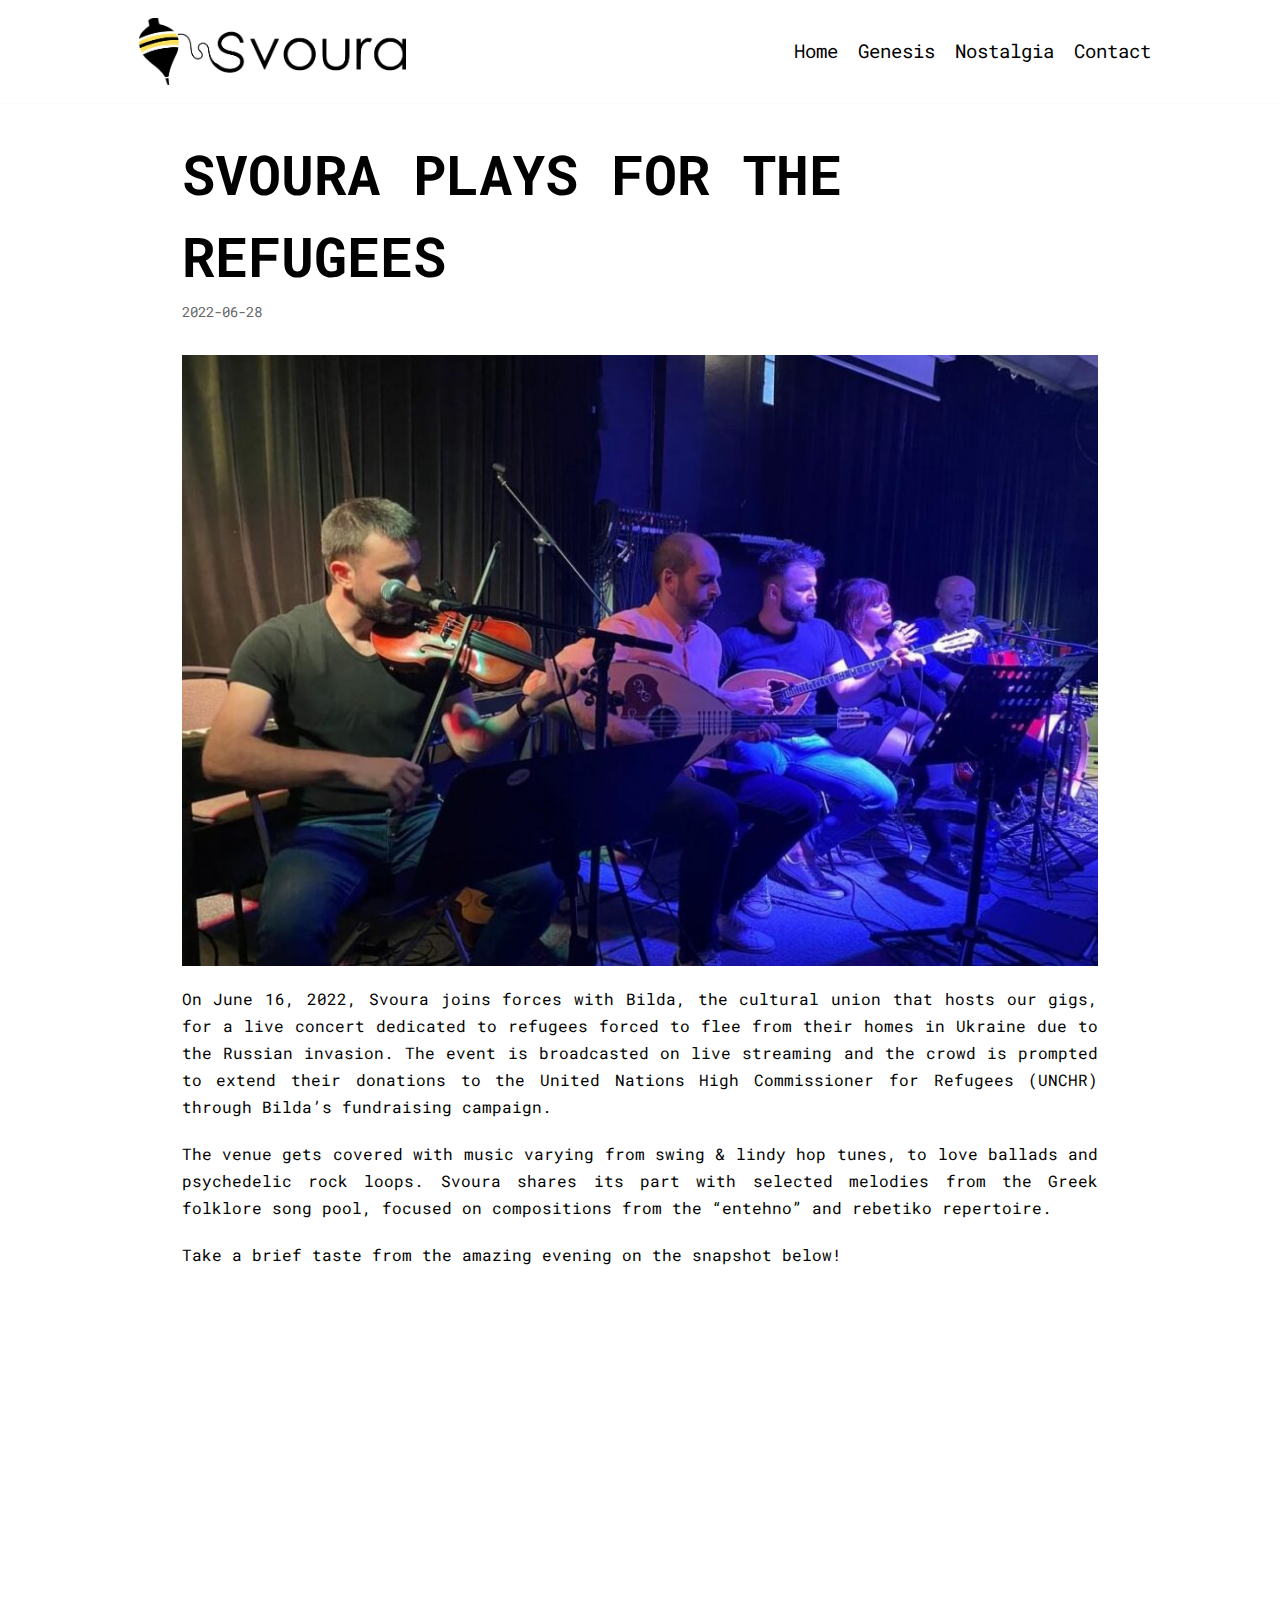
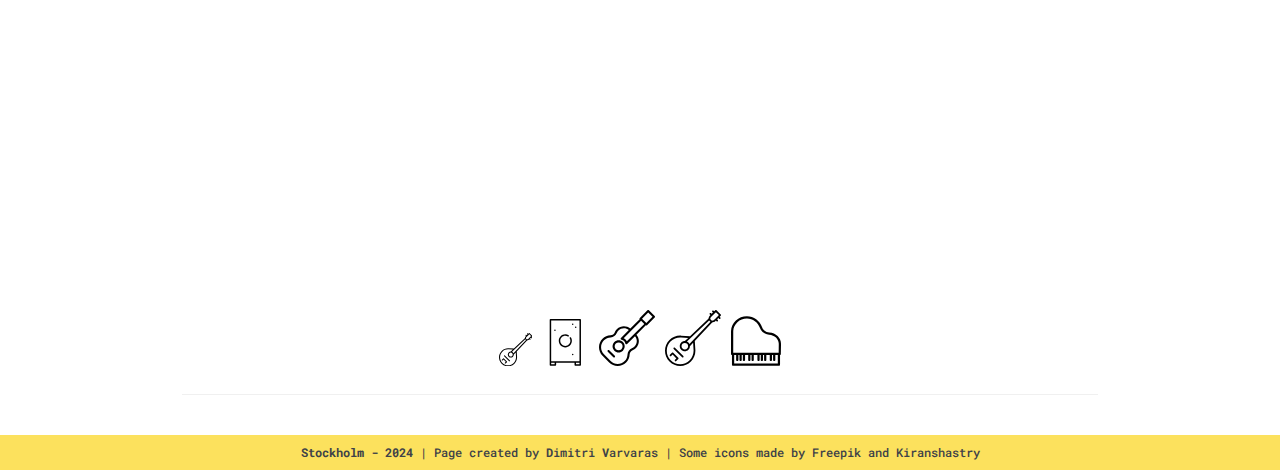
<file: posts/refugees/index.html>
<!DOCTYPE html>
<html lang="en-US">

<head>
    <meta property="og:image" content="https://svoura.se/images/bandphoto.jpg" />
    <meta charset="UTF-8">
    <meta name="viewport" content="width=device-width, initial-scale=1, minimum-scale=1">
    <link rel="profile" href="http://gmpg.org/xfn/11">
    <title>Svoura plays for the refugees &#8211; Svoura</title>
    <meta name='robots' content='max-image-preview:large' />
    <link rel='dns-prefetch' href='//fonts.googleapis.com' />
    <link rel="alternate" type="application/rss+xml" title="Svoura &raquo; Feed" href="https://www.svoura.se/feed/" />
    <link rel="alternate" type="application/rss+xml" title="Svoura &raquo; Comments Feed"
        href="https://www.svoura.se/comments/feed/" />
    <script type="text/javascript">
        window._wpemojiSettings = { "baseUrl": "https:\/\/s.w.org\/images\/core\/emoji\/14.0.0\/72x72\/", "ext": ".png", "svgUrl": "https:\/\/s.w.org\/images\/core\/emoji\/14.0.0\/svg\/", "svgExt": ".svg", "source": { "concatemoji": "https:\/\/www.svoura.se\/temporary_svoura\/wp-includes\/js\/wp-emoji-release.min.js?ver=6.3.1" } };
        /*! This file is auto-generated */
        !function (i, n) { var o, s, e; function c(e) { try { var t = { supportTests: e, timestamp: (new Date).valueOf() }; sessionStorage.setItem(o, JSON.stringify(t)) } catch (e) { } } function p(e, t, n) { e.clearRect(0, 0, e.canvas.width, e.canvas.height), e.fillText(t, 0, 0); var t = new Uint32Array(e.getImageData(0, 0, e.canvas.width, e.canvas.height).data), r = (e.clearRect(0, 0, e.canvas.width, e.canvas.height), e.fillText(n, 0, 0), new Uint32Array(e.getImageData(0, 0, e.canvas.width, e.canvas.height).data)); return t.every(function (e, t) { return e === r[t] }) } function u(e, t, n) { switch (t) { case "flag": return n(e, "\ud83c\udff3\ufe0f\u200d\u26a7\ufe0f", "\ud83c\udff3\ufe0f\u200b\u26a7\ufe0f") ? !1 : !n(e, "\ud83c\uddfa\ud83c\uddf3", "\ud83c\uddfa\u200b\ud83c\uddf3") && !n(e, "\ud83c\udff4\udb40\udc67\udb40\udc62\udb40\udc65\udb40\udc6e\udb40\udc67\udb40\udc7f", "\ud83c\udff4\u200b\udb40\udc67\u200b\udb40\udc62\u200b\udb40\udc65\u200b\udb40\udc6e\u200b\udb40\udc67\u200b\udb40\udc7f"); case "emoji": return !n(e, "\ud83e\udef1\ud83c\udffb\u200d\ud83e\udef2\ud83c\udfff", "\ud83e\udef1\ud83c\udffb\u200b\ud83e\udef2\ud83c\udfff") }return !1 } function f(e, t, n) { var r = "undefined" != typeof WorkerGlobalScope && self instanceof WorkerGlobalScope ? new OffscreenCanvas(300, 150) : i.createElement("canvas"), a = r.getContext("2d", { willReadFrequently: !0 }), o = (a.textBaseline = "top", a.font = "600 32px Arial", {}); return e.forEach(function (e) { o[e] = t(a, e, n) }), o } function t(e) { var t = i.createElement("script"); t.src = e, t.defer = !0, i.head.appendChild(t) } "undefined" != typeof Promise && (o = "wpEmojiSettingsSupports", s = ["flag", "emoji"], n.supports = { everything: !0, everythingExceptFlag: !0 }, e = new Promise(function (e) { i.addEventListener("DOMContentLoaded", e, { once: !0 }) }), new Promise(function (t) { var n = function () { try { var e = JSON.parse(sessionStorage.getItem(o)); if ("object" == typeof e && "number" == typeof e.timestamp && (new Date).valueOf() < e.timestamp + 604800 && "object" == typeof e.supportTests) return e.supportTests } catch (e) { } return null }(); if (!n) { if ("undefined" != typeof Worker && "undefined" != typeof OffscreenCanvas && "undefined" != typeof URL && URL.createObjectURL && "undefined" != typeof Blob) try { var e = "postMessage(" + f.toString() + "(" + [JSON.stringify(s), u.toString(), p.toString()].join(",") + "));", r = new Blob([e], { type: "text/javascript" }), a = new Worker(URL.createObjectURL(r), { name: "wpTestEmojiSupports" }); return void (a.onmessage = function (e) { c(n = e.data), a.terminate(), t(n) }) } catch (e) { } c(n = f(s, u, p)) } t(n) }).then(function (e) { for (var t in e) n.supports[t] = e[t], n.supports.everything = n.supports.everything && n.supports[t], "flag" !== t && (n.supports.everythingExceptFlag = n.supports.everythingExceptFlag && n.supports[t]); n.supports.everythingExceptFlag = n.supports.everythingExceptFlag && !n.supports.flag, n.DOMReady = !1, n.readyCallback = function () { n.DOMReady = !0 } }).then(function () { return e }).then(function () { var e; n.supports.everything || (n.readyCallback(), (e = n.source || {}).concatemoji ? t(e.concatemoji) : e.wpemoji && e.twemoji && (t(e.twemoji), t(e.wpemoji))) })) }((window, document), window._wpemojiSettings);
    </script>
    <style type="text/css">
        img.wp-smiley,
        img.emoji {
            display: inline !important;
            border: none !important;
            box-shadow: none !important;
            height: 1em !important;
            width: 1em !important;
            margin: 0 0.07em !important;
            vertical-align: -0.1em !important;
            background: none !important;
            padding: 0 !important;
        }
    </style>
    <link rel='stylesheet' id='wp-block-library-css' href='./css/css-dist-block-library-style.min.css' type='text/css'
        media='all' />
    <style id='classic-theme-styles-inline-css' type='text/css'>
        /*! This file is auto-generated */
        .wp-block-button__link {
            color: #fff;
            background-color: #32373c;
            border-radius: 9999px;
            box-shadow: none;
            text-decoration: none;
            padding: calc(.667em + 2px) calc(1.333em + 2px);
            font-size: 1.125em
        }

        .wp-block-file__button {
            background: #32373c;
            color: #fff;
            text-decoration: none
        }
    </style>
    <style id='global-styles-inline-css' type='text/css'>
        body {
            --wp--preset--color--black: #000000;
            --wp--preset--color--cyan-bluish-gray: #abb8c3;
            --wp--preset--color--white: #ffffff;
            --wp--preset--color--pale-pink: #f78da7;
            --wp--preset--color--vivid-red: #cf2e2e;
            --wp--preset--color--luminous-vivid-orange: #ff6900;
            --wp--preset--color--luminous-vivid-amber: #fcb900;
            --wp--preset--color--light-green-cyan: #7bdcb5;
            --wp--preset--color--vivid-green-cyan: #00d084;
            --wp--preset--color--pale-cyan-blue: #8ed1fc;
            --wp--preset--color--vivid-cyan-blue: #0693e3;
            --wp--preset--color--vivid-purple: #9b51e0;
            --wp--preset--color--neve-button-color: #ffe179;
            --wp--preset--color--neve-text-color: #010101;
            --wp--preset--gradient--vivid-cyan-blue-to-vivid-purple: linear-gradient(135deg, rgba(6, 147, 227, 1) 0%, rgb(155, 81, 224) 100%);
            --wp--preset--gradient--light-green-cyan-to-vivid-green-cyan: linear-gradient(135deg, rgb(122, 220, 180) 0%, rgb(0, 208, 130) 100%);
            --wp--preset--gradient--luminous-vivid-amber-to-luminous-vivid-orange: linear-gradient(135deg, rgba(252, 185, 0, 1) 0%, rgba(255, 105, 0, 1) 100%);
            --wp--preset--gradient--luminous-vivid-orange-to-vivid-red: linear-gradient(135deg, rgba(255, 105, 0, 1) 0%, rgb(207, 46, 46) 100%);
            --wp--preset--gradient--very-light-gray-to-cyan-bluish-gray: linear-gradient(135deg, rgb(238, 238, 238) 0%, rgb(169, 184, 195) 100%);
            --wp--preset--gradient--cool-to-warm-spectrum: linear-gradient(135deg, rgb(74, 234, 220) 0%, rgb(151, 120, 209) 20%, rgb(207, 42, 186) 40%, rgb(238, 44, 130) 60%, rgb(251, 105, 98) 80%, rgb(254, 248, 76) 100%);
            --wp--preset--gradient--blush-light-purple: linear-gradient(135deg, rgb(255, 206, 236) 0%, rgb(152, 150, 240) 100%);
            --wp--preset--gradient--blush-bordeaux: linear-gradient(135deg, rgb(254, 205, 165) 0%, rgb(254, 45, 45) 50%, rgb(107, 0, 62) 100%);
            --wp--preset--gradient--luminous-dusk: linear-gradient(135deg, rgb(255, 203, 112) 0%, rgb(199, 81, 192) 50%, rgb(65, 88, 208) 100%);
            --wp--preset--gradient--pale-ocean: linear-gradient(135deg, rgb(255, 245, 203) 0%, rgb(182, 227, 212) 50%, rgb(51, 167, 181) 100%);
            --wp--preset--gradient--electric-grass: linear-gradient(135deg, rgb(202, 248, 128) 0%, rgb(113, 206, 126) 100%);
            --wp--preset--gradient--midnight: linear-gradient(135deg, rgb(2, 3, 129) 0%, rgb(40, 116, 252) 100%);
            --wp--preset--font-size--small: 13px;
            --wp--preset--font-size--medium: 20px;
            --wp--preset--font-size--large: 36px;
            --wp--preset--font-size--x-large: 42px;
            --wp--preset--spacing--20: 0.44rem;
            --wp--preset--spacing--30: 0.67rem;
            --wp--preset--spacing--40: 1rem;
            --wp--preset--spacing--50: 1.5rem;
            --wp--preset--spacing--60: 2.25rem;
            --wp--preset--spacing--70: 3.38rem;
            --wp--preset--spacing--80: 5.06rem;
            --wp--preset--shadow--natural: 6px 6px 9px rgba(0, 0, 0, 0.2);
            --wp--preset--shadow--deep: 12px 12px 50px rgba(0, 0, 0, 0.4);
            --wp--preset--shadow--sharp: 6px 6px 0px rgba(0, 0, 0, 0.2);
            --wp--preset--shadow--outlined: 6px 6px 0px -3px rgba(255, 255, 255, 1), 6px 6px rgba(0, 0, 0, 1);
            --wp--preset--shadow--crisp: 6px 6px 0px rgba(0, 0, 0, 1);
        }

        :where(.is-layout-flex) {
            gap: 0.5em;
        }

        :where(.is-layout-grid) {
            gap: 0.5em;
        }

        body .is-layout-flow>.alignleft {
            float: left;
            margin-inline-start: 0;
            margin-inline-end: 2em;
        }

        body .is-layout-flow>.alignright {
            float: right;
            margin-inline-start: 2em;
            margin-inline-end: 0;
        }

        body .is-layout-flow>.aligncenter {
            margin-left: auto !important;
            margin-right: auto !important;
        }

        body .is-layout-constrained>.alignleft {
            float: left;
            margin-inline-start: 0;
            margin-inline-end: 2em;
        }

        body .is-layout-constrained>.alignright {
            float: right;
            margin-inline-start: 2em;
            margin-inline-end: 0;
        }

        body .is-layout-constrained>.aligncenter {
            margin-left: auto !important;
            margin-right: auto !important;
        }

        body .is-layout-constrained> :where(:not(.alignleft):not(.alignright):not(.alignfull)) {
            max-width: var(--wp--style--global--content-size);
            margin-left: auto !important;
            margin-right: auto !important;
        }

        body .is-layout-constrained>.alignwide {
            max-width: var(--wp--style--global--wide-size);
        }

        body .is-layout-flex {
            display: flex;
        }

        body .is-layout-flex {
            flex-wrap: wrap;
            align-items: center;
        }

        body .is-layout-flex>* {
            margin: 0;
        }

        body .is-layout-grid {
            display: grid;
        }

        body .is-layout-grid>* {
            margin: 0;
        }

        :where(.wp-block-columns.is-layout-flex) {
            gap: 2em;
        }

        :where(.wp-block-columns.is-layout-grid) {
            gap: 2em;
        }

        :where(.wp-block-post-template.is-layout-flex) {
            gap: 1.25em;
        }

        :where(.wp-block-post-template.is-layout-grid) {
            gap: 1.25em;
        }

        .has-black-color {
            color: var(--wp--preset--color--black) !important;
        }

        .has-cyan-bluish-gray-color {
            color: var(--wp--preset--color--cyan-bluish-gray) !important;
        }

        .has-white-color {
            color: var(--wp--preset--color--white) !important;
        }

        .has-pale-pink-color {
            color: var(--wp--preset--color--pale-pink) !important;
        }

        .has-vivid-red-color {
            color: var(--wp--preset--color--vivid-red) !important;
        }

        .has-luminous-vivid-orange-color {
            color: var(--wp--preset--color--luminous-vivid-orange) !important;
        }

        .has-luminous-vivid-amber-color {
            color: var(--wp--preset--color--luminous-vivid-amber) !important;
        }

        .has-light-green-cyan-color {
            color: var(--wp--preset--color--light-green-cyan) !important;
        }

        .has-vivid-green-cyan-color {
            color: var(--wp--preset--color--vivid-green-cyan) !important;
        }

        .has-pale-cyan-blue-color {
            color: var(--wp--preset--color--pale-cyan-blue) !important;
        }

        .has-vivid-cyan-blue-color {
            color: var(--wp--preset--color--vivid-cyan-blue) !important;
        }

        .has-vivid-purple-color {
            color: var(--wp--preset--color--vivid-purple) !important;
        }

        .has-black-background-color {
            background-color: var(--wp--preset--color--black) !important;
        }

        .has-cyan-bluish-gray-background-color {
            background-color: var(--wp--preset--color--cyan-bluish-gray) !important;
        }

        .has-white-background-color {
            background-color: var(--wp--preset--color--white) !important;
        }

        .has-pale-pink-background-color {
            background-color: var(--wp--preset--color--pale-pink) !important;
        }

        .has-vivid-red-background-color {
            background-color: var(--wp--preset--color--vivid-red) !important;
        }

        .has-luminous-vivid-orange-background-color {
            background-color: var(--wp--preset--color--luminous-vivid-orange) !important;
        }

        .has-luminous-vivid-amber-background-color {
            background-color: var(--wp--preset--color--luminous-vivid-amber) !important;
        }

        .has-light-green-cyan-background-color {
            background-color: var(--wp--preset--color--light-green-cyan) !important;
        }

        .has-vivid-green-cyan-background-color {
            background-color: var(--wp--preset--color--vivid-green-cyan) !important;
        }

        .has-pale-cyan-blue-background-color {
            background-color: var(--wp--preset--color--pale-cyan-blue) !important;
        }

        .has-vivid-cyan-blue-background-color {
            background-color: var(--wp--preset--color--vivid-cyan-blue) !important;
        }

        .has-vivid-purple-background-color {
            background-color: var(--wp--preset--color--vivid-purple) !important;
        }

        .has-black-border-color {
            border-color: var(--wp--preset--color--black) !important;
        }

        .has-cyan-bluish-gray-border-color {
            border-color: var(--wp--preset--color--cyan-bluish-gray) !important;
        }

        .has-white-border-color {
            border-color: var(--wp--preset--color--white) !important;
        }

        .has-pale-pink-border-color {
            border-color: var(--wp--preset--color--pale-pink) !important;
        }

        .has-vivid-red-border-color {
            border-color: var(--wp--preset--color--vivid-red) !important;
        }

        .has-luminous-vivid-orange-border-color {
            border-color: var(--wp--preset--color--luminous-vivid-orange) !important;
        }

        .has-luminous-vivid-amber-border-color {
            border-color: var(--wp--preset--color--luminous-vivid-amber) !important;
        }

        .has-light-green-cyan-border-color {
            border-color: var(--wp--preset--color--light-green-cyan) !important;
        }

        .has-vivid-green-cyan-border-color {
            border-color: var(--wp--preset--color--vivid-green-cyan) !important;
        }

        .has-pale-cyan-blue-border-color {
            border-color: var(--wp--preset--color--pale-cyan-blue) !important;
        }

        .has-vivid-cyan-blue-border-color {
            border-color: var(--wp--preset--color--vivid-cyan-blue) !important;
        }

        .has-vivid-purple-border-color {
            border-color: var(--wp--preset--color--vivid-purple) !important;
        }

        .has-vivid-cyan-blue-to-vivid-purple-gradient-background {
            background: var(--wp--preset--gradient--vivid-cyan-blue-to-vivid-purple) !important;
        }

        .has-light-green-cyan-to-vivid-green-cyan-gradient-background {
            background: var(--wp--preset--gradient--light-green-cyan-to-vivid-green-cyan) !important;
        }

        .has-luminous-vivid-amber-to-luminous-vivid-orange-gradient-background {
            background: var(--wp--preset--gradient--luminous-vivid-amber-to-luminous-vivid-orange) !important;
        }

        .has-luminous-vivid-orange-to-vivid-red-gradient-background {
            background: var(--wp--preset--gradient--luminous-vivid-orange-to-vivid-red) !important;
        }

        .has-very-light-gray-to-cyan-bluish-gray-gradient-background {
            background: var(--wp--preset--gradient--very-light-gray-to-cyan-bluish-gray) !important;
        }

        .has-cool-to-warm-spectrum-gradient-background {
            background: var(--wp--preset--gradient--cool-to-warm-spectrum) !important;
        }

        .has-blush-light-purple-gradient-background {
            background: var(--wp--preset--gradient--blush-light-purple) !important;
        }

        .has-blush-bordeaux-gradient-background {
            background: var(--wp--preset--gradient--blush-bordeaux) !important;
        }

        .has-luminous-dusk-gradient-background {
            background: var(--wp--preset--gradient--luminous-dusk) !important;
        }

        .has-pale-ocean-gradient-background {
            background: var(--wp--preset--gradient--pale-ocean) !important;
        }

        .has-electric-grass-gradient-background {
            background: var(--wp--preset--gradient--electric-grass) !important;
        }

        .has-midnight-gradient-background {
            background: var(--wp--preset--gradient--midnight) !important;
        }

        .has-small-font-size {
            font-size: var(--wp--preset--font-size--small) !important;
        }

        .has-medium-font-size {
            font-size: var(--wp--preset--font-size--medium) !important;
        }

        .has-large-font-size {
            font-size: var(--wp--preset--font-size--large) !important;
        }

        .has-x-large-font-size {
            font-size: var(--wp--preset--font-size--x-large) !important;
        }

        .wp-block-navigation a:where(:not(.wp-element-button)) {
            color: inherit;
        }

        :where(.wp-block-post-template.is-layout-flex) {
            gap: 1.25em;
        }

        :where(.wp-block-post-template.is-layout-grid) {
            gap: 1.25em;
        }

        :where(.wp-block-columns.is-layout-flex) {
            gap: 2em;
        }

        :where(.wp-block-columns.is-layout-grid) {
            gap: 2em;
        }

        .wp-block-pullquote {
            font-size: 1.5em;
            line-height: 1.6;
        }
    </style>
    <link rel='stylesheet' id='neve-style-css' href='./css/themes-neve-style.min.css' type='text/css' media='all' />
    <style id='neve-style-inline-css' type='text/css'>
        body,
        .site-title {
            font-size: 15px;
        }

        body,
        .site-title {
            font-family: "Roboto Mono";
            font-weight: 400;
        }

        h1:not(.site-title),
        .single h1.entry-title {
            font-size: 30px;
        }

        h1:not(.site-title),
        .single h1.entry-title {
            font-weight: 900;
        }

        h1:not(.site-title),
        .single h1.entry-title {
            text-transform: uppercase;
        }

        h1:not(.site-title),
        .single h1.entry-title {
            line-height: 1.6;
        }

        h2 {
            font-size: 25px;
        }

        h2 {
            font-weight: 900;
        }

        h2 {
            text-transform: uppercase;
        }

        h2 {
            line-height: 1.6;
        }

        h3 {
            font-size: 18px;
        }

        h3 {
            font-weight: 900;
        }

        h3 {
            text-transform: uppercase;
        }

        h3 {
            line-height: 1.6;
        }

        h4 {
            font-size: 16px;
        }

        h4 {
            font-weight: 900;
        }

        h4 {
            text-transform: uppercase;
        }

        h4 {
            line-height: 1.6;
        }

        h5 {
            font-size: 14px;
        }

        h5 {
            font-weight: 900;
        }

        h5 {
            text-transform: uppercase;
        }

        h5 {
            line-height: 1.6;
        }

        h6 {
            font-size: 12px;
        }

        h6 {
            font-weight: 900;
        }

        h6 {
            text-transform: uppercase;
        }

        h6 {
            line-height: 1.6;
        }

        h1,
        .single h1.entry-title,
        h2,
        h3,
        h4,
        h5,
        h6 {
            font-family: "Roboto Mono";
        }

        .container {
            max-width: 748px;
        }

        a {
            color: #000000;
        }

        .nv-loader {
            border-color: #000000;
        }

        a:hover,
        a:focus {
            color: #000000;
        }

        body,
        .entry-title a,
        .entry-title a:hover,
        .entry-title a:focus {
            color: #010101;
        }

        .has-white-background-color {
            background-color: #ffffff !important;
        }

        .has-white-color {
            color: #ffffff !important;
        }

        .has-black-background-color {
            background-color: #000000 !important;
        }

        .has-black-color {
            color: #000000 !important;
        }

        .has-neve-button-color-background-color {
            background-color: #ffe179 !important;
        }

        .has-neve-button-color-color {
            color: #ffe179 !important;
        }

        .has-neve-link-color-background-color {
            background-color: #000000 !important;
        }

        .has-neve-link-color-color {
            color: #000000 !important;
        }

        .has-neve-link-hover-color-background-color {
            background-color: #000000 !important;
        }

        .has-neve-link-hover-color-color {
            color: #000000 !important;
        }

        .has-neve-text-color-background-color {
            background-color: #010101 !important;
        }

        .has-neve-text-color-color {
            color: #010101 !important;
        }

        .nv-tags-list a {
            color: #ffe179;
        }

        .nv-tags-list a {
            border-color: #ffe179;
        }

        .button.button-primary,
        button,
        input[type=button],
        .btn,
        input[type="submit"],
        /* Buttons in navigation */
        ul[id^="nv-primary-navigation"] li.button.button-primary>a,
        .menu li.button.button-primary>a {
            background-color: #ffe179;
        }

        .button.button-primary,
        button,
        input[type=button],
        .btn,
        input[type="submit"],
        /* Buttons in navigation */
        ul[id^="nv-primary-navigation"] li.button.button-primary>a,
        .menu li.button.button-primary>a {
            color: #010101;
        }

        .nv-tags-list a:hover {
            border-color: #010101;
        }

        .button.button-primary:hover,
        .nv-tags-list a:hover,
        ul[id^="nv-primary-navigation"] li.button.button-primary>a:hover,
        .menu li.button.button-primary>a:hover {
            background-color: #010101;
        }

        .button.button-primary:hover,
        .nv-tags-list a:hover,
        ul[id^="nv-primary-navigation"] li.button.button-primary>a:hover,
        .menu li.button.button-primary>a:hover {
            color: #ffffff;
        }

        .button.button-primary,
        button,
        input[type=button],
        .btn,
        input[type="submit"]:not(.search-submit),
        /* Buttons in navigation */
        ul[id^="nv-primary-navigation"] li.button.button-primary>a,
        .menu li.button.button-primary>a {
            border-radius: 3px;
        }

        .button.button-secondary,
        #comments input[type="submit"],
        .cart-off-canvas .button.nv-close-cart-sidebar {
            color: #010101;
        }

        .button.button-secondary,
        #comments input[type="submit"],
        .cart-off-canvas .button.nv-close-cart-sidebar {
            border-color: #010101;
        }

        .button.button-secondary:hover,
        #comments input[type="submit"]:hover {
            color: #010101;
        }

        .button.button-secondary:hover,
        #comments input[type="submit"]:hover {
            border-color: #010101;
        }

        .button.button-secondary,
        #comments input[type="submit"] {
            border-radius: 3px;
        }

        .button.button-secondary,
        #comments input[type="submit"] {
            border: 1px solid;
            border-style: solid;
            border-top-width: 1px;
            border-right-width: 1px;
            border-bottom-width: 1px;
            border-left-width: 1px;
        }

        @media(min-width: 576px) {

            body,
            .site-title {
                font-size: 16px;
            }

            h1:not(.site-title),
            .single h1.entry-title {
                font-size: 40px;
            }

            h1:not(.site-title),
            .single h1.entry-title {
                line-height: 1.6;
            }

            h2 {
                font-size: 30px;
            }

            h2 {
                line-height: 1.6;
            }

            h3 {
                font-size: 20px;
            }

            h3 {
                line-height: 1.6;
            }

            h4 {
                font-size: 16px;
            }

            h4 {
                line-height: 1.6;
            }

            h5 {
                font-size: 14px;
            }

            h5 {
                line-height: 1.6;
            }

            h6 {
                font-size: 12px;
            }

            h6 {
                line-height: 1.6;
            }

            .container {
                max-width: 992px;
            }
        }

        @media(min-width: 960px) {

            body,
            .site-title {
                font-size: 16px;
            }

            h1:not(.site-title),
            .single h1.entry-title {
                font-size: 55px;
            }

            h1:not(.site-title),
            .single h1.entry-title {
                line-height: 1.5;
            }

            h2 {
                font-size: 35px;
            }

            h2 {
                line-height: 1.5;
            }

            h3 {
                font-size: 20px;
            }

            h3 {
                line-height: 1.5;
            }

            h4 {
                font-size: 16px;
            }

            h4 {
                line-height: 1.5;
            }

            h5 {
                font-size: 14px;
            }

            h5 {
                line-height: 1.5;
            }

            h6 {
                font-size: 12px;
            }

            h6 {
                line-height: 1.5;
            }

            .container {
                max-width: 1052px;
            }

            #content .container .col,
            #content .container-fluid .col {
                max-width: 90%;
            }

            .nv-sidebar-wrap,
            .nv-sidebar-wrap.shop-sidebar {
                max-width: 10%;
            }

            .caret-wrap {
                border-color: transparent;
            }
        }

        @media (max-width: 576px) {
            .header-main-inner {
                height: auto;
            }

            .builder-item--logo .site-logo img {
                max-width: 200px;
            }

            .builder-item--logo .site-logo {
                padding-top: 10px;
                padding-right: 0px;
                padding-bottom: 10px;
                padding-left: 0px;
            }

            .builder-item--logo {
                margin-top: 0px;
                margin-right: 0px;
                margin-bottom: 0px;
                margin-left: 0px;
            }

            .builder-item--nav-icon .navbar-toggle {
                padding-top: 17px;
                padding-right: 17px;
                padding-bottom: 17px;
                padding-left: 17px;
            }

            .builder-item--nav-icon {
                margin-top: 0px;
                margin-right: 0px;
                margin-bottom: 0px;
                margin-left: 0px;
            }

            .builder-item--primary-menu li>a {
                font-size: 1.3em;
                line-height: 1.6em;
                letter-spacing: 0px;
            }

            .builder-item--primary-menu li>a svg {
                height: 1.3em;
                width: 1.3em;
            }

            .builder-item--primary-menu {
                padding-top: 0px;
                padding-right: 0px;
                padding-bottom: 0px;
                padding-left: 0px;
                margin-top: 0px;
                margin-right: 0px;
                margin-bottom: 0px;
                margin-left: 0px;
            }

            .builder-item--footer_copyright {
                font-size: 1em;
                line-height: 1.6;
                letter-spacing: 0px;
                padding-top: 0px;
                padding-right: 0px;
                padding-bottom: 0px;
                padding-left: 0px;
                margin-top: 0px;
                margin-right: 0px;
                margin-bottom: 0px;
                margin-left: 0px;
            }

            .builder-item--footer_copyright svg {
                height: 1em;
                width: 1em;
            }
        }

        @media (min-width: 576px) {
            .header-main-inner {
                height: auto;
            }

            .builder-item--logo .site-logo img {
                max-width: 107px;
            }

            .builder-item--logo .site-logo {
                padding-top: 10px;
                padding-right: 0px;
                padding-bottom: 10px;
                padding-left: 0px;
            }

            .builder-item--logo {
                margin-top: 0px;
                margin-right: 0px;
                margin-bottom: 0px;
                margin-left: 0px;
            }

            .builder-item--nav-icon .navbar-toggle {
                padding-top: 10px;
                padding-right: 15px;
                padding-bottom: 10px;
                padding-left: 15px;
            }

            .builder-item--nav-icon {
                margin-top: 0px;
                margin-right: 0px;
                margin-bottom: 0px;
                margin-left: 0px;
            }

            .builder-item--primary-menu li>a {
                font-size: 1.2em;
                line-height: 1.6em;
                letter-spacing: 0px;
            }

            .builder-item--primary-menu li>a svg {
                height: 1.2em;
                width: 1.2em;
            }

            .builder-item--primary-menu {
                padding-top: 0px;
                padding-right: 0px;
                padding-bottom: 0px;
                padding-left: 0px;
                margin-top: 0px;
                margin-right: 0px;
                margin-bottom: 0px;
                margin-left: 0px;
            }

            .builder-item--footer_copyright {
                font-size: 1em;
                line-height: 1.6;
                letter-spacing: 0px;
                padding-top: 0px;
                padding-right: 0px;
                padding-bottom: 0px;
                padding-left: 0px;
                margin-top: 0px;
                margin-right: 0px;
                margin-bottom: 0px;
                margin-left: 0px;
            }

            .builder-item--footer_copyright svg {
                height: 1em;
                width: 1em;
            }
        }

        @media (min-width: 961px) {
            .header-main-inner {
                height: auto;
            }

            .builder-item--logo .site-logo img {
                max-width: 267px;
            }

            .builder-item--logo .site-logo {
                padding-top: 010px;
                padding-right: 0px;
                padding-bottom: 010px;
                padding-left: 10px;
            }

            .builder-item--logo {
                margin-top: 0px;
                margin-right: 0px;
                margin-bottom: 0px;
                margin-left: 0px;
            }

            .builder-item--nav-icon .navbar-toggle {
                padding-top: 10px;
                padding-right: 15px;
                padding-bottom: 0px;
                padding-left: 15px;
            }

            .builder-item--nav-icon {
                margin-top: 0px;
                margin-right: 0px;
                margin-bottom: 0px;
                margin-left: 0px;
            }

            .builder-item--primary-menu li>a {
                font-size: 1.2em;
                line-height: 1.6em;
                letter-spacing: 0px;
            }

            .builder-item--primary-menu li>a svg {
                height: 1.2em;
                width: 1.2em;
            }

            .builder-item--primary-menu {
                padding-top: 0px;
                padding-right: 0px;
                padding-bottom: 0px;
                padding-left: 0px;
                margin-top: 0px;
                margin-right: 0px;
                margin-bottom: 0px;
                margin-left: 0px;
            }

            .builder-item--footer_copyright {
                font-size: 1em;
                line-height: 1.6;
                letter-spacing: 0px;
                padding-top: 0px;
                padding-right: 0px;
                padding-bottom: 0px;
                padding-left: 0px;
                margin-top: 0px;
                margin-right: 0px;
                margin-bottom: 0px;
                margin-left: 0px;
            }

            .builder-item--footer_copyright svg {
                height: 1em;
                width: 1em;
            }
        }

        .hfg_header .header-main-inner,
        .hfg_header .header-main-inner.dark-mode,
        .hfg_header .header-main-inner.light-mode {}

        .hfg_header .header-menu-sidebar .header-menu-sidebar-bg,
        .hfg_header .header-menu-sidebar .header-menu-sidebar-bg.dark-mode,
        .hfg_header .header-menu-sidebar .header-menu-sidebar-bg.light-mode {}

        .builder-item--nav-icon .navbar-toggle {
            border-top-left-radius: 03px;
            border-top-right-radius: 03px;
            border-bottom-left-radius: 03px;
            border-bottom-right-radius: 03px;
            border-style: solid;
            border-top-width: 02px;
            border-right-width: 02px;
            border-bottom-width: 02px;
            border-left-width: 02px;
        }

        .header-menu-sidebar .close-sidebar-panel .navbar-toggle {
            border-top-left-radius: 03px;
            border-top-right-radius: 03px;
            border-bottom-right-radius: 03px;
            border-bottom-left-radius: 03px;
        }

        .builder-item--primary-menu .nav-menu-primary>.primary-menu-ul li:not(.woocommerce-mini-cart-item)>a {
            color: #010101;
        }

        .builder-item--primary-menu .nav-menu-primary>.primary-menu-ul li>.amp-caret-wrap svg {
            fill: #010101;
        }

        .builder-item--primary-menu .nav-menu-primary>.primary-menu-ul li:not(.woocommerce-mini-cart-item)>a:after {
            background-color: #010101;
        }

        .builder-item--primary-menu .nav-menu-primary>.primary-menu-ul li:not(.woocommerce-mini-cart-item):hover>a {
            color: #010101;
        }

        .builder-item--primary-menu .nav-menu-primary>.primary-menu-ul li:hover>.amp-caret-wrap svg {
            fill: #010101;
        }

        .builder-item--primary-menu .nav-menu-primary>.primary-menu-ul li.current-menu-item>a {
            color: #010101;
        }

        .builder-item--primary-menu .nav-menu-primary>.primary-menu-ul li.current-menu-item>.amp-caret-wrap svg {
            fill: #010101;
        }

        @media (min-width: 961px) {
            .header--row .hfg-item-right .builder-item--primary-menu .primary-menu-ul>li:not(:first-child) {
                margin-left: 20px;
            }

            .header--row .hfg-item-center .builder-item--primary-menu .primary-menu-ul>li:not(:last-child),
            .header--row .hfg-item-left .builder-item--primary-menu .primary-menu-ul>li:not(:last-child) {
                margin-right: 20px;
            }

            .builder-item--primary-menu .style-full-height .primary-menu-ul>li:not(.menu-item-nav-search):not(.menu-item-nav-cart)>a:after {
                left: -10px;
                right: -10px;
            }

            .builder-item--primary-menu .style-full-height .primary-menu-ul:not(#nv-primary-navigation-sidebar)>li:not(.menu-item-nav-search):not(.menu-item-nav-cart):hover>a:after {
                width: calc(100% + 20px) !important;
                ;
            }
        }

        .builder-item--primary-menu .primary-menu-ul>li>a {
            height: 25px;
        }

        .builder-item--primary-menu li>a {
            font-family: Roboto Mono;
            font-weight: 400;
            text-transform: none;
        }

        .footer-bottom-inner,
        .footer-bottom-inner.dark-mode,
        .footer-bottom-inner.light-mode {
            background-color: #fce15d;
        }

        .builder-item--footer_copyright {
            font-weight: 500;
            text-transform: none;
        }
    </style>
    <link rel='stylesheet' id='neve-google-font-roboto-mono-css'
        href='//fonts.googleapis.com/css?family=Roboto+Mono%3A400%2C900&#038;ver=6.3.1' type='text/css' media='all' />
    <script>
        /* <![CDATA[ */
        var rcewpp = {
            "ajax_url": "https://www.svoura.se/temporary_svoura/wp-admin/admin-ajax.php",
            "nonce": "42236ec911",
            "home_url": "https://www.svoura.se/",
            "settings_icon": 'https://www.svoura.se/temporary_svoura/wp-content/plugins/export-wp-page-to-static-html/admin/images/settings.png',
            "settings_hover_icon": 'https://www.svoura.se/temporary_svoura/wp-content/plugins/export-wp-page-to-static-html/admin/images/settings_hover.png'
        };
        /* ]]\> */
    </script>
    <link rel="https://api.w.org/" href="https://www.svoura.se/wp-json/" />
    <link rel="alternate" type="application/json" href="https://www.svoura.se/wp-json/wp/v2/posts/930" />
    <link rel="EditURI" type="application/rsd+xml" title="RSD"
        href="https://www.svoura.se/temporary_svoura/xmlrpc.php?rsd" />
    <meta name="generator" content="WordPress 6.3.1" />
    <link rel="canonical" href="https://www.svoura.se/svoura-plays-for-the-refugees/" />
    <link rel='shortlink' href='https://www.svoura.se/?p=930' />
    <link rel="alternate" type="application/json+oembed"
        href="https://www.svoura.se/wp-json/oembed/1.0/embed?url=https%3A%2F%2Fwww.svoura.se%2Fsvoura-plays-for-the-refugees%2F" />
    <link rel="alternate" type="text/xml+oembed"
        href="https://www.svoura.se/wp-json/oembed/1.0/embed?url=https%3A%2F%2Fwww.svoura.se%2Fsvoura-plays-for-the-refugees%2F&#038;format=xml" />
    <!-- Enter your scripts here -->
    <style type="text/css">
        .recentcomments a {
            display: inline !important;
            padding: 0 !important;
            margin: 0 !important;
        }
    </style>
    <link rel="icon" href="./images/cropped-cropped-svoura-v2-bitmap-32x32.png" sizes="32x32" />
    <link rel="icon" href="./images/cropped-cropped-svoura-v2-bitmap-192x192.png" sizes="192x192" />
    <link rel="apple-touch-icon" href="./images/cropped-cropped-svoura-v2-bitmap-180x180.png" />
    <meta name="msapplication-TileImage"
        content="https://www.svoura.se/temporary_svoura/wp-content/uploads/2022/03/cropped-cropped-svoura-v2-bitmap-270x270.png" />
</head>

<body
    class="post-template-default single single-post postid-930 single-format-standard wp-custom-logo nv-sidebar-full-width menu_sidebar_slide_left elementor-default elementor-kit-81"
    id="neve_body">
    <div class="wrapper">
        <header class="header" role="banner"> <a class="neve-skip-link show-on-focus" href="#content" tabindex="0"> Skip
                to content </a>
            <div id="header-grid" class="hfg_header site-header">
                <nav class="header--row header-main hide-on-mobile hide-on-tablet layout-full-contained nv-navbar header--row"
                    data-row-id="main" data-show-on="desktop">
                    <div class="header--row-inner header-main-inner light-mode">
                        <div class="container">
                            <div class="row row--wrapper" data-section="hfg_header_layout_main">
                                <div class="builder-item hfg-item-first col-4 col-md-4 col-sm-4 hfg-item-left">
                                    <div class="item--inner builder-item--logo" data-section="title_tagline"
                                        data-item-id="logo">
                                        <div class="site-logo"> <a class="brand" href="../../index.html" title="Svoura"
                                                aria-label="Svoura"><img
                                                    src="./images/uploads-2020-07-cropped-svoura-v2-central-v2.png"
                                                    alt=""></a></div>
                                    </div>
                                </div>
                                <div class="builder-item hfg-item-last col-8 col-md-8 col-sm-8 hfg-item-right">
                                    <div class="item--inner builder-item--primary-menu has_menu"
                                        data-section="header_menu_primary" data-item-id="primary-menu">
                                        <div class="nv-nav-wrap">
                                            <div role="navigation" class="style-border-bottom nav-menu-primary"
                                                aria-label="Primary Menu">
                                                <ul id="nv-primary-navigation-main" class="primary-menu-ul">
                                                    <li id="menu-item-76"
                                                        class="menu-item menu-item-type-post_type menu-item-object-page menu-item-home menu-item-76">
                                                        <a href="../../index.html">Home</a></li>
                                                    <li id="menu-item-75"
                                                        class="menu-item menu-item-type-post_type menu-item-object-page menu-item-75">
                                                        <a href="../../our-story.html">Genesis</a></li>
                                                    <li id="menu-item-390"
                                                        class="menu-item menu-item-type-post_type menu-item-object-page menu-item-390">
                                                        <a href="../../news.html">Nostalgia</a></li>
                                                    <li id="menu-item-72"
                                                        class="menu-item menu-item-type-post_type menu-item-object-page menu-item-72">
                                                        <a href="../../contact-us.html">Contact</a></li>
                                                </ul>
                                            </div>
                                        </div>
                                    </div>
                                </div>
                            </div>
                        </div>
                    </div>
                </nav>
                <nav class="header--row header-main hide-on-desktop layout-full-contained nv-navbar header--row"
                    data-row-id="main" data-show-on="mobile">
                    <div class="header--row-inner header-main-inner light-mode">
                        <div class="container">
                            <div class="row row--wrapper" data-section="hfg_header_layout_main">
                                <div class="builder-item hfg-item-first col-8 col-md-8 col-sm-8 hfg-item-left">
                                    <div class="item--inner builder-item--logo" data-section="title_tagline"
                                        data-item-id="logo">
                                        <div class="site-logo"> <a class="brand" href="../../index.html" title="Svoura"
                                                aria-label="Svoura"><img
                                                    src="./images/uploads-2020-07-cropped-svoura-v2-central-v2.png"
                                                    alt=""></a></div>
                                    </div>
                                </div>
                                <div class="builder-item hfg-item-last col-4 col-md-4 col-sm-4 hfg-item-right">
                                    <div class="item--inner builder-item--nav-icon" data-section="header_menu_icon"
                                        data-item-id="nav-icon">
                                        <div class="menu-mobile-toggle item-button navbar-toggle-wrapper"> <button
                                                class="navbar-toggle" aria-label=" 			Navigation Menu			">
                                                <div class="bars"> <span class="icon-bar"></span> <span
                                                        class="icon-bar"></span> <span class="icon-bar"></span> </div>
                                                <span class="screen-reader-text">Toggle Navigation</span>
                                            </button> </div> <!--.navbar-toggle-wrapper-->
                                    </div>
                                </div>
                            </div>
                        </div>
                    </div>
                </nav>
                <div id="header-menu-sidebar" class="header-menu-sidebar menu-sidebar-panel light-mode slide_left">
                    <div id="header-menu-sidebar-bg" class="header-menu-sidebar-bg">
                        <div class="close-sidebar-panel navbar-toggle-wrapper"> <button class="navbar-toggle active"
                                aria-label=" 				Navigation Menu				">
                                <div class="bars"> <span class="icon-bar"></span> <span class="icon-bar"></span> <span
                                        class="icon-bar"></span> </div> <span class="screen-reader-text"> Toggle
                                    Navigation </span>
                            </button> </div>
                        <div id="header-menu-sidebar-inner" class="header-menu-sidebar-inner">
                            <div
                                class="builder-item hfg-item-last hfg-item-first col-12 col-md-12 col-sm-12 hfg-item-right">
                                <div class="item--inner builder-item--primary-menu has_menu"
                                    data-section="header_menu_primary" data-item-id="primary-menu">
                                    <div class="nv-nav-wrap">
                                        <div role="navigation" class="style-border-bottom nav-menu-primary"
                                            aria-label="Primary Menu">
                                            <ul id="nv-primary-navigation-sidebar" class="primary-menu-ul">
                                                <li
                                                    class="menu-item menu-item-type-post_type menu-item-object-page menu-item-home menu-item-76">
                                                    <a href="https://www.svoura.se/">Home</a></li>
                                                <li
                                                    class="menu-item menu-item-type-post_type menu-item-object-page menu-item-75">
                                                    <a href="https://www.svoura.se/our-story/">Genesis</a></li>
                                                <li
                                                    class="menu-item menu-item-type-post_type menu-item-object-page menu-item-390">
                                                    <a href="https://www.svoura.se/news/">Nostalgia</a></li>
                                                <li
                                                    class="menu-item menu-item-type-post_type menu-item-object-page menu-item-72">
                                                    <a href="https://www.svoura.se/contact-us/">Contact</a></li>
                                            </ul>
                                        </div>
                                    </div>
                                </div>
                            </div>
                        </div>
                    </div>
                </div>
                <div class="header-menu-sidebar-overlay"></div>
            </div>
        </header>
        <main id="content" class="neve-main" role="main">
            <div class="container single-post-container">
                <div class="row">
                    <article id="post-930"
                        class="nv-single-post-wrap col post-930 post type-post status-publish format-standard has-post-thumbnail hentry category-uncategorized">
                        <div class="entry-header">
                            <div class="nv-title-meta-wrap">
                                <h1 class="title entry-title">Svoura plays for the refugees</h1>
                                <ul class="nv-meta-list">
                                    <li class="meta date posted-on"><time class="entry-date published"
                                            datetime="2022-06-28T16:25:38+02:00"
                                            content="2022-06-28">2022-06-28</time><time class="updated"
                                            datetime="2022-06-29T18:10:23+02:00">2022-06-29</time></li>
                                </ul>
                            </div>
                        </div>
                        <div class="nv-thumb-wrap"><img width="930" height="620"
                                src="./images/uploads-2022-06-bilda-svoura-photo-from-concert-930x620.jpg"
                                class="attachment-neve-blog size-neve-blog wp-post-image" alt="" decoding="async"
                                fetchpriority="high"
                                srcset="./images/uploads-2022-06-bilda-svoura-photo-from-concert-930x620.jpg 930w, ./images/uploads-2022-06-bilda-svoura-photo-from-concert-300x199.jpg 300w"
                                sizes="(max-width: 930px) 100vw, 930px" /></div>
                        <div class="nv-content-wrap entry-content">
                            <p style="text-align: justify;">On June 16, 2022, Svoura joins forces with Bilda, the cultural union that hosts our gigs,
                                for a live concert dedicated to refugees forced to flee from their homes in Ukraine due
                                to the Russian invasion. The event is broadcasted on live streaming and the crowd is
                                prompted to extend their donations to the United Nations High Commissioner for Refugees
                                (UNCHR) through Bilda’s fundraising campaign.</p>
                            <p style="text-align: justify;">The venue gets covered with music varying from swing &amp; lindy hop tunes, to love
                                ballads and psychedelic rock loops. Svoura shares its part with selected melodies from
                                the Greek folklore song pool, focused on compositions from the “entehno” and rebetiko
                                repertoire.&nbsp;</p>
                            <p>Take a brief taste from the amazing evening on the snapshot below!</p>
                            <figure
                                class="wp-block-embed-youtube wp-block-embed is-type-video is-provider-youtube wp-embed-aspect-16-9 wp-has-aspect-ratio">
                                <div class="wp-block-embed__wrapper">
                                    <div class="nv-iframe-embed"><iframe
                                            title="&quot;Πεχλιβάνης&quot;, Θ.Παπακωνσταντίνου." width="1200"
                                            height="675" src="https://www.youtube.com/embed/VA5BC5g7eQY?feature=oembed"
                                            frameborder="0"
                                            allow="accelerometer; autoplay; clipboard-write; encrypted-media; gyroscope; picture-in-picture"
                                            allowfullscreen Πεχλιβάνης",Θ.Παπακωνσταντίνου."></iframe></div>
                                </div>
                            </figure> <br> <br> <br>
                            <div style="text-align:center;"> <!--?xml version="1.0" encoding="iso-8859-1"?-->
                                <!-- Generator: Adobe Illustrator 19.0.0, SVG Export Plug-In . SVG Version: 6.00 Build 0)  -->
                                <svg version="1.1" id="Layer_1"
                                                                                        xmlns="http://www.w3.org/2000/svg"
                                                                                        xmlns:xlink="http://www.w3.org/1999/xlink"
                                                                                        x="0px" y="0px"
                                                                                        viewbox="0 0 512 512"
                                                                                        style="enable-background:new 0 0 512 512;"
                                                                                        xml:space="preserve"
                                                                                        height="25pt" weight="25pt">
                                                                                        <g>
                                                                                            <g>
                                                                                                <path
                                                                                                    style="fill:#000000;"
                                                                                                    d="M121.563,436.656l-46.218-46.218c-3.191-3.191-8.364-3.192-11.554,0l-19.144,19.143c-3.191,3.191-3.191,8.363,0,11.554  			s8.363,3.191,11.555,0l13.366-13.366l34.663,34.664L90.864,455.8c-3.191,3.191-3.191,8.364,0,11.554  			c1.596,1.595,3.688,2.393,5.778,2.393c2.09,0,4.182-0.797,5.778-2.393l19.143-19.143c1.532-1.532,2.392-3.61,2.392-5.777  			S123.095,438.188,121.563,436.656z">
                                                                                                </path>
                                                                                            </g>
                                                                                        </g>
                                                                                        <g>
                                                                                            <g>
                                                                                                <path
                                                                                                    style="fill:#000000;"
                                                                                                    d="M167.781,421.25l-77.03-77.029c-3.191-3.191-8.363-3.192-11.555,0c-3.191,3.191-3.191,8.364,0,11.554l77.029,77.029  			c1.596,1.596,3.686,2.393,5.778,2.393c2.091,0,4.182-0.797,5.778-2.393C170.972,429.613,170.972,424.439,167.781,421.25z">
                                                                                                </path>
                                                                                            </g>
                                                                                        </g>
                                                                                        <g>
                                                                                            <g>
                                                                                                <path
                                                                                                    style="fill:#000000;"
                                                                                                    d="M509.608,40.908L471.092,2.393C469.56,0.861,467.482,0,465.315,0c-2.167,0-4.244,0.861-5.778,2.393l-9.629,9.629  			l-5.778-5.778c-3.19-3.191-8.363-3.19-11.554,0c-3.191,3.191-3.191,8.364,0.001,11.555l5.777,5.777L426.8,35.131l-5.777-5.777  			c-3.192-3.191-8.364-3.191-11.555,0s-3.191,8.364,0,11.554l5.777,5.777l-9.629,9.629c-0.897,0.897-1.572,1.99-1.974,3.194  			l-7.056,21.165L228.632,239.566l-81.088-5.099c-39.757-2.477-78.698,12.262-106.864,40.427C14.448,301.128,0,336.007,0,373.108  			c0,37.099,14.448,71.979,40.681,98.213C66.915,497.553,101.793,512,138.894,512s71.979-14.447,98.213-40.681  			c28.165-28.165,42.901-67.117,40.427-106.87l-5.099-81.082L431.327,115.41l21.165-7.055c1.204-0.401,2.296-1.077,3.195-1.974  			l9.628-9.628l5.776,5.777c1.596,1.595,3.688,2.393,5.778,2.393s4.182-0.797,5.778-2.393c3.191-3.191,3.191-8.364,0-11.554  			L476.87,85.2l11.555-11.555l5.778,5.777c1.595,1.595,3.686,2.392,5.777,2.392s4.182-0.797,5.778-2.393  			c3.191-3.191,3.191-8.364-0.001-11.555l-5.777-5.776l9.629-9.629C512.797,49.272,512.797,44.099,509.608,40.908z M225.551,459.765  			c-23.147,23.147-53.922,35.894-86.658,35.894c-32.735,0-63.511-12.748-86.658-35.894c-23.148-23.148-35.896-53.923-35.896-86.658  			c0-32.735,12.748-63.511,35.896-86.659c24.853-24.853,59.225-37.855,94.289-35.673l65.879,4.143l-31.21,29.526  			c-12.341,0.017-23.942,4.83-32.671,13.558c-8.744,8.744-13.56,20.371-13.56,32.737c0,12.368,4.816,23.993,13.56,32.737  			s20.371,13.56,32.739,13.56c12.366,0,23.992-4.816,32.737-13.56c9.003-9.003,13.512-20.821,13.535-32.647l29.549-31.234  			l4.143,65.874C263.408,400.542,250.405,434.911,225.551,459.765z M181.261,300.783c8.001,0,15.524,3.116,21.182,8.774  			c11.681,11.68,11.681,30.686,0,42.366c-5.657,5.658-13.181,8.775-21.182,8.775c-8.002,0-15.526-3.117-21.184-8.775  			c-5.657-5.658-8.775-13.181-8.775-21.184c0-8.001,3.117-15.524,8.776-21.183C165.735,303.899,173.259,300.783,181.261,300.783z  			 M223.354,311.471c-2.229-4.883-5.343-9.457-9.355-13.469c-3.96-3.959-8.513-7.104-13.456-9.37L403.533,96.597l11.87,11.87  			L223.354,311.471z M482.658,56.303c-0.025,0.025-23.109,23.109-23.109,23.109c-0.024,0.025-14.053,14.054-14.053,14.054  			l-16.49,5.496l-15.968-15.968l5.497-16.489l37.142-37.143c0.016-0.016,9.636-9.636,9.636-9.636l26.961,26.961L482.658,56.303z">
                                                                                                </path>
                                                                                            </g>
                                                                                        </g>
                                                                                        <g> </g>
                                                                                        <g> </g>
                                                                                        <g> </g>
                                                                                        <g> </g>
                                                                                        <g> </g>
                                                                                        <g> </g>
                                                                                        <g> </g>
                                                                                        <g> </g>
                                                                                        <g> </g>
                                                                                        <g> </g>
                                                                                        <g> </g>
                                                                                        <g> </g>
                                                                                        <g> </g>
                                                                                        <g> </g>
                                                                                        <g> </g>
                                                                                    </svg>
                                                                                    <!-- Generator: Adobe Illustrator 19.0.0, SVG Export Plug-In . SVG Version: 6.00 Build 0)  -->
                                                                                    <svg version="1.1" id="Layer_1"
                                                                                        xmlns="http://www.w3.org/2000/svg"
                                                                                        xmlns:xlink="http://www.w3.org/1999/xlink"
                                                                                        x="0px" y="0px"
                                                                                        viewbox="0 0 470 470"
                                                                                        style="enable-background:new 0 0 50 50;"
                                                                                        height="35pt" width="35pt"
                                                                                        xml:space="preserve">
                                                                                        <g>
                                                                                            <g>
                                                                                                <g>
                                                                                                    <path
                                                                                                        style="fill:#000000;"
                                                                                                        d="M235,286.107c36.452,0,66.107-29.655,66.107-66.107c0-11.67-3.1-23.159-8.964-33.226  				c-2.086-3.579-6.677-4.788-10.256-2.705c-3.579,2.085-4.79,6.677-2.705,10.256c4.53,7.776,6.925,16.655,6.925,25.675  				c0,28.181-22.927,51.107-51.107,51.107S183.893,248.181,183.893,220c0-28.181,22.927-51.107,51.107-51.107  				c9.02,0,17.898,2.395,25.675,6.925c3.577,2.083,8.171,0.874,10.256-2.705c2.085-3.579,0.874-8.171-2.705-10.256  				c-10.066-5.864-21.556-8.964-33.226-8.964c-36.452,0-66.107,29.655-66.107,66.107C168.893,256.452,198.548,286.107,235,286.107z">
                                                                                                    </path>
                                                                                                    <circle
                                                                                                        style="fill:#000000;"
                                                                                                        cx="339.5"
                                                                                                        cy="83" r="7.5">
                                                                                                    </circle>
                                                                                                    <circle
                                                                                                        style="fill:#000000;"
                                                                                                        cx="309.5"
                                                                                                        cy="53" r="7.5">
                                                                                                    </circle>
                                                                                                    <circle
                                                                                                        style="fill:#000000;"
                                                                                                        cx="130.5"
                                                                                                        cy="113"
                                                                                                        r="7.5">
                                                                                                    </circle>
                                                                                                    <path
                                                                                                        style="fill:#000000;"
                                                                                                        d="M385,0H85c-4.142,0-7.5,3.357-7.5,7.5v455c0,4.143,3.358,7.5,7.5,7.5h50c4.142,0,7.5-3.357,7.5-7.5V440h185v22.5  				c0,4.143,3.357,7.5,7.5,7.5h50c4.143,0,7.5-3.357,7.5-7.5V7.5C392.5,3.357,389.143,0,385,0z M127.5,455h-35v-15h35V455z  				 M377.5,455h-35v-15h35V455z M377.5,425h-285V15h285V425z">
                                                                                                    </path>
                                                                                                    <circle
                                                                                                        style="fill:#000000;"
                                                                                                        cx="309.5"
                                                                                                        cy="357"
                                                                                                        r="7.5">
                                                                                                    </circle>
                                                                                                </g>
                                                                                            </g>
                                                                                        </g>
                                                                                        <g> </g>
                                                                                        <g> </g>
                                                                                        <g> </g>
                                                                                        <g> </g>
                                                                                        <g> </g>
                                                                                        <g> </g>
                                                                                        <g> </g>
                                                                                        <g> </g>
                                                                                        <g> </g>
                                                                                        <g> </g>
                                                                                        <g> </g>
                                                                                        <g> </g>
                                                                                        <g> </g>
                                                                                        <g> </g>
                                                                                        <g> </g>
                                                                                    </svg> 

                                                                                    <!-- Generator: Adobe Illustrator 18.0.0, SVG Export Plug-In . SVG Version: 6.00 Build 0)  -->
                                                                                    <svg version="1.1" id="Capa_1"
                                                                                        xmlns="http://www.w3.org/2000/svg"
                                                                                        xmlns:xlink="http://www.w3.org/1999/xlink"
                                                                                        x="0px" y="0px"
                                                                                        viewbox="0 0 404.015 404.015"
                                                                                        style="enable-background:new 0 0 404.015 404.015;"
                                                                                        xml:space="preserve"
                                                                                        height="42pt" weight="42pt">
                                                                                        <g>
                                                                                            <path style="fill:#000000;"
                                                                                                d="M401.817,43.812L360.201,2.197c-2.93-2.929-7.678-2.929-10.607,0L294.44,57.351c-2.42,2.42-2.834,6.081-1.255,8.933  		l-67.502,67.503c-27.464-24.099-69.426-23.065-95.625,3.134c-3.509,3.509-6.644,7.385-9.316,11.52  		c-2.581,3.992-4.771,8.303-6.517,12.825c-4.816,12.548-17.133,21.281-30.647,21.729c-21.993,0.732-42.677,9.708-58.242,25.273  		C8.999,224.605,0.002,246.327,0.002,269.43c-0.008,23.1,8.989,44.823,25.333,61.167l48.084,48.083  		c16.338,16.337,38.06,25.335,61.165,25.335c23.104,0,44.827-8.998,61.165-25.335c7.892-7.892,14.091-17.057,18.429-27.248  		c4.18-9.845,6.482-20.272,6.844-30.995c0.448-13.514,9.181-25.83,21.729-30.646c9.152-3.514,17.341-8.844,24.337-15.841  		c13.21-13.209,20.494-30.785,20.512-49.501c-0.008-17.155-6.153-33.354-17.369-46.116l67.503-67.503  		c1.125,0.622,2.374,0.939,3.625,0.939c1.919,0,3.839-0.732,5.304-2.197l55.154-55.154C404.745,51.49,404.745,46.74,401.817,43.812z  		 M201.099,226.253c-2.325-5.063-5.551-9.7-9.593-13.742c-4.043-4.042-8.679-7.268-13.742-9.592L303.582,77.1l23.335,23.335  		L201.099,226.253z M272.6,224.447c-0.014,14.704-5.737,28.518-16.118,38.898c-5.501,5.501-11.93,9.688-19.106,12.443  		c-18.386,7.058-30.689,24.388-31.346,44.148c-0.298,8.869-2.202,17.493-5.655,25.627c-3.58,8.409-8.705,15.983-15.232,22.51  		c-13.504,13.504-31.46,20.941-50.558,20.941c-19.099,0-37.054-7.437-50.558-20.941l-48.084-48.083  		c-13.51-13.51-20.947-31.465-20.94-50.559c0-19.099,7.437-37.054,20.94-50.558c12.864-12.864,29.958-20.282,48.134-20.887  		c19.764-0.657,37.095-12.961,44.147-31.334c1.371-3.552,3.091-6.939,5.113-10.068c2.101-3.248,4.565-6.295,7.328-9.058  		c10.389-10.389,24.2-16.11,38.891-16.11c13.146,0,25.579,4.594,35.495,13.001l-56.779,56.779c-2.009,2.01-2.71,4.982-1.811,7.678  		c0.9,2.696,3.247,4.651,6.061,5.051c7.003,0.994,13.358,4.172,18.377,9.191c5.021,5.02,8.199,11.375,9.192,18.378  		c0.399,2.814,2.354,5.16,5.051,6.06c0.778,0.26,1.579,0.386,2.374,0.386c1.958,0,3.875-0.767,5.305-2.197l56.778-56.778  		C268,198.876,272.594,211.307,272.6,224.447z M341.359,93.662L310.35,62.654l44.548-44.548l31.009,31.009L341.359,93.662z">
                                                                                            </path>
                                                                                            <path style="fill:#000000;"
                                                                                                d="M110.823,231.39c-17.039,17.039-17.039,44.764,0,61.803c8.521,8.52,19.711,12.78,30.902,12.78s22.382-4.26,30.902-12.78  		c17.039-17.039,17.039-44.764,0-61.803C155.586,214.351,127.864,214.351,110.823,231.39z M162.02,282.587  		c-11.189,11.19-29.4,11.19-40.59,0c-11.191-11.191-11.191-29.399,0-40.59c5.595-5.595,12.945-8.393,20.295-8.393  		s14.7,2.798,20.295,8.393C173.211,253.187,173.211,271.396,162.02,282.587z">
                                                                                            </path>
                                                                                            <path style="fill:#000000;"
                                                                                                d="M73.773,289.939c-2.93-2.929-7.678-2.929-10.607,0c-2.929,2.929-2.929,7.678,0,10.606l40.306,40.305  		c1.465,1.464,3.385,2.197,5.304,2.197s3.839-0.732,5.304-2.197c2.929-2.929,2.929-7.678,0-10.606L73.773,289.939z">
                                                                                            </path>
                                                                                        </g>
                                                                                        <g> </g>
                                                                                        <g> </g>
                                                                                        <g> </g>
                                                                                        <g> </g>
                                                                                        <g> </g>
                                                                                        <g> </g>
                                                                                        <g> </g>
                                                                                        <g> </g>
                                                                                        <g> </g>
                                                                                        <g> </g>
                                                                                        <g> </g>
                                                                                        <g> </g>
                                                                                        <g> </g>
                                                                                        <g> </g>
                                                                                        <g> </g>
                                                                                    </svg>
                                                                                    <!-- Generator: Adobe Illustrator 19.0.0, SVG Export Plug-In . SVG Version: 6.00 Build 0)  -->
                                                                                    <svg version="1.1" id="Layer_1"
                                                                                        xmlns="http://www.w3.org/2000/svg"
                                                                                        xmlns:xlink="http://www.w3.org/1999/xlink"
                                                                                        x="0px" y="0px"
                                                                                        viewbox="0 0 512 512"
                                                                                        style="enable-background:new 0 0 512 512;"
                                                                                        xml:space="preserve"
                                                                                        height="42pt" weight="42pt">
                                                                                        <g>
                                                                                            <g>
                                                                                                <path
                                                                                                    style="fill:#000000;"
                                                                                                    d="M121.563,436.656l-46.218-46.218c-3.191-3.191-8.364-3.192-11.554,0l-19.144,19.143c-3.191,3.191-3.191,8.363,0,11.554  			s8.363,3.191,11.555,0l13.366-13.366l34.663,34.664L90.864,455.8c-3.191,3.191-3.191,8.364,0,11.554  			c1.596,1.595,3.688,2.393,5.778,2.393c2.09,0,4.182-0.797,5.778-2.393l19.143-19.143c1.532-1.532,2.392-3.61,2.392-5.777  			S123.095,438.188,121.563,436.656z">
                                                                                                </path>
                                                                                            </g>
                                                                                        </g>
                                                                                        <g>
                                                                                            <g>
                                                                                                <path
                                                                                                    style="fill:#000000;"
                                                                                                    d="M167.781,421.25l-77.03-77.029c-3.191-3.191-8.363-3.192-11.555,0c-3.191,3.191-3.191,8.364,0,11.554l77.029,77.029  			c1.596,1.596,3.686,2.393,5.778,2.393c2.091,0,4.182-0.797,5.778-2.393C170.972,429.613,170.972,424.439,167.781,421.25z">
                                                                                                </path>
                                                                                            </g>
                                                                                        </g>
                                                                                        <g>
                                                                                            <g>
                                                                                                <path
                                                                                                    style="fill:#000000;"
                                                                                                    d="M509.608,40.908L471.092,2.393C469.56,0.861,467.482,0,465.315,0c-2.167,0-4.244,0.861-5.778,2.393l-9.629,9.629  			l-5.778-5.778c-3.19-3.191-8.363-3.19-11.554,0c-3.191,3.191-3.191,8.364,0.001,11.555l5.777,5.777L426.8,35.131l-5.777-5.777  			c-3.192-3.191-8.364-3.191-11.555,0s-3.191,8.364,0,11.554l5.777,5.777l-9.629,9.629c-0.897,0.897-1.572,1.99-1.974,3.194  			l-7.056,21.165L228.632,239.566l-81.088-5.099c-39.757-2.477-78.698,12.262-106.864,40.427C14.448,301.128,0,336.007,0,373.108  			c0,37.099,14.448,71.979,40.681,98.213C66.915,497.553,101.793,512,138.894,512s71.979-14.447,98.213-40.681  			c28.165-28.165,42.901-67.117,40.427-106.87l-5.099-81.082L431.327,115.41l21.165-7.055c1.204-0.401,2.296-1.077,3.195-1.974  			l9.628-9.628l5.776,5.777c1.596,1.595,3.688,2.393,5.778,2.393s4.182-0.797,5.778-2.393c3.191-3.191,3.191-8.364,0-11.554  			L476.87,85.2l11.555-11.555l5.778,5.777c1.595,1.595,3.686,2.392,5.777,2.392s4.182-0.797,5.778-2.393  			c3.191-3.191,3.191-8.364-0.001-11.555l-5.777-5.776l9.629-9.629C512.797,49.272,512.797,44.099,509.608,40.908z M225.551,459.765  			c-23.147,23.147-53.922,35.894-86.658,35.894c-32.735,0-63.511-12.748-86.658-35.894c-23.148-23.148-35.896-53.923-35.896-86.658  			c0-32.735,12.748-63.511,35.896-86.659c24.853-24.853,59.225-37.855,94.289-35.673l65.879,4.143l-31.21,29.526  			c-12.341,0.017-23.942,4.83-32.671,13.558c-8.744,8.744-13.56,20.371-13.56,32.737c0,12.368,4.816,23.993,13.56,32.737  			s20.371,13.56,32.739,13.56c12.366,0,23.992-4.816,32.737-13.56c9.003-9.003,13.512-20.821,13.535-32.647l29.549-31.234  			l4.143,65.874C263.408,400.542,250.405,434.911,225.551,459.765z M181.261,300.783c8.001,0,15.524,3.116,21.182,8.774  			c11.681,11.68,11.681,30.686,0,42.366c-5.657,5.658-13.181,8.775-21.182,8.775c-8.002,0-15.526-3.117-21.184-8.775  			c-5.657-5.658-8.775-13.181-8.775-21.184c0-8.001,3.117-15.524,8.776-21.183C165.735,303.899,173.259,300.783,181.261,300.783z  			 M223.354,311.471c-2.229-4.883-5.343-9.457-9.355-13.469c-3.96-3.959-8.513-7.104-13.456-9.37L403.533,96.597l11.87,11.87  			L223.354,311.471z M482.658,56.303c-0.025,0.025-23.109,23.109-23.109,23.109c-0.024,0.025-14.053,14.054-14.053,14.054  			l-16.49,5.496l-15.968-15.968l5.497-16.489l37.142-37.143c0.016-0.016,9.636-9.636,9.636-9.636l26.961,26.961L482.658,56.303z">
                                                                                                </path>
                                                                                            </g>
                                                                                        </g>
                                                                                        <g> </g>
                                                                                        <g> </g>
                                                                                        <g> </g>
                                                                                        <g> </g>
                                                                                        <g> </g>
                                                                                        <g> </g>
                                                                                        <g> </g>
                                                                                    </svg>
                                                                                  
                                                                                    
                                                                                    <svg fill="#000000" height="50px" width="50px" version="1.1" id="Capa_1" xmlns="http://www.w3.org/2000/svg" xmlns:xlink="http://www.w3.org/1999/xlink" 
                                                                                    viewBox="0 0 314 314" xml:space="preserve">
                                                                                    <path d="M240.206,103.546c-23.505-1.487-39.148-16.783-44.226-31.281C180.96,29.356,143.203,1.631,99.789,1.631
                                                                                        c-26.011,0-50.57,9.463-69.152,26.644C12.061,45.449,1.222,68.693,0.119,93.724c-0.004,0.102-0.007,0.202-0.007,0.303L0,238.399
                                                                                        c-0.001,1.858,0.735,3.64,2.048,4.954c1.081,1.082,2.482,1.766,3.979,1.976v60.04c0,3.866,3.134,7,7,7h287.945c3.866,0,7-3.134,7-7
                                                                                        v-60.153c3.075-0.708,5.382-3.437,5.425-6.725c0.007-0.461,0.603-47.226,0.603-64.135C314,136.651,282.275,106.21,240.206,103.546z
                                                                                        M14.112,94.192c0.976-21.264,10.216-41.019,26.028-55.638c15.988-14.782,37.171-22.924,59.648-22.924
                                                                                        c37.38,0,69.951,24.046,82.978,61.26c6.604,18.859,26.651,38.735,56.554,40.628C273.914,119.708,300,144.144,300,174.356
                                                                                        c0,12.896-0.35,43.331-0.516,57.044l-285.479,0.005L14.112,94.192z M293.973,298.369H20.027v-52.964h12.321v30.332
                                                                                        c0,3.866,3.134,7,7,7s7-3.134,7-7v-30.332h7.022v30.332c0,3.866,3.134,7,7,7s7-3.134,7-7v-30.332h7.023v30.332c0,3.866,3.134,7,7,7
                                                                                        c3.866,0,7-3.134,7-7v-30.332h19.657v30.332c0,3.866,3.134,7,7,7c3.866,0,7-3.134,7-7v-30.332h7.022v30.332c0,3.866,3.134,7,7,7
                                                                                        s7-3.134,7-7v-30.332h22.8v30.332c0,3.866,3.134,7,7,7c3.866,0,7-3.134,7-7v-30.332h7.024v30.332c0,3.866,3.134,7,7,7
                                                                                        c3.866,0,7-3.134,7-7v-30.332h7.023v30.332c0,3.866,3.134,7,7,7s7-3.134,7-7v-30.332h21.445v30.332c0,3.866,3.134,7,7,7s7-3.134,7-7
                                                                                        v-30.332h7.023v30.332c0,3.866,3.134,7,7,7c3.866,0,7-3.134,7-7v-30.332h15.584V298.369z"/>
                                                                                        <g> </g>
                                                                                        <g> </g>
                                                                                        <g> </g>
                                                                                        <g> </g>
                                                                                        <g> </g>
                                                                                        <g> </g>
                                                                                </svg>
                            </div>
                        </div>
                        <div id="comments" class="comments-area"> </div>
                    </article>
                </div>
            </div>
        </main><!--/.neve-main-->
        <footer class="site-footer" id="site-footer">
            <div class="hfg_footer">
                <div class="footer--row footer-bottom layout-full-contained" id="cb-row--footer-bottom"
                    data-row-id="bottom" data-show-on="desktop">
                    <div class="footer--row-inner footer-bottom-inner light-mode footer-content-wrap">
                        <div class="container">
                            <div class="hfg-grid nv-footer-content hfg-grid-bottom row--wrapper row"
                                data-section="hfg_footer_layout_bottom">
                                <div
                                    class="builder-item hfg-item-last hfg-item-first col-12 col-md-12 col-sm-12 hfg-item-center">
                                    <div class="item--inner builder-item--footer_copyright"
                                        data-section="footer_copyright" data-item-id="footer_copyright">
                                        <div class="component-wrap">
                                            <p style="font-size:12px"><b>Stockholm - 2024</b> | Page created by
                                                <b>D</b>imitri <b>V</b>arvaras | Some icons made by <a
                                                    href="https://www.flaticon.com/authors/freepik"
                                                    title="Freepik">Freepik</a> and <a
                                                    href="https://www.flaticon.com/authors/kiranshastry"
                                                    title="Kiranshastry">Kiranshastry</a></p>
                                        </div>
                                    </div>
                                </div>
                            </div>
                        </div>
                    </div>
                </div>
            </div>
        </footer>
    </div><!--/.wrapper--> <!-- Enter your scripts here -->
    <script type='text/javascript' id='neve-script-js-extra'>
        /* <![CDATA[ */
        var NeveProperties = { "ajaxurl": "https:\/\/www.svoura.se\/temporary_svoura\/wp-admin\/admin-ajax.php", "nonce": "f50326e63e" };
        /* ]]> */
    </script>
    <script type='text/javascript' src='./js/themes-neve-assets-js-build-modern-frontend.js'
        id='neve-script-js'></script>
    <script type='text/javascript' src='./js/js-comment-reply.min.js' id='comment-reply-js'></script>
</body>

</html>
</file>
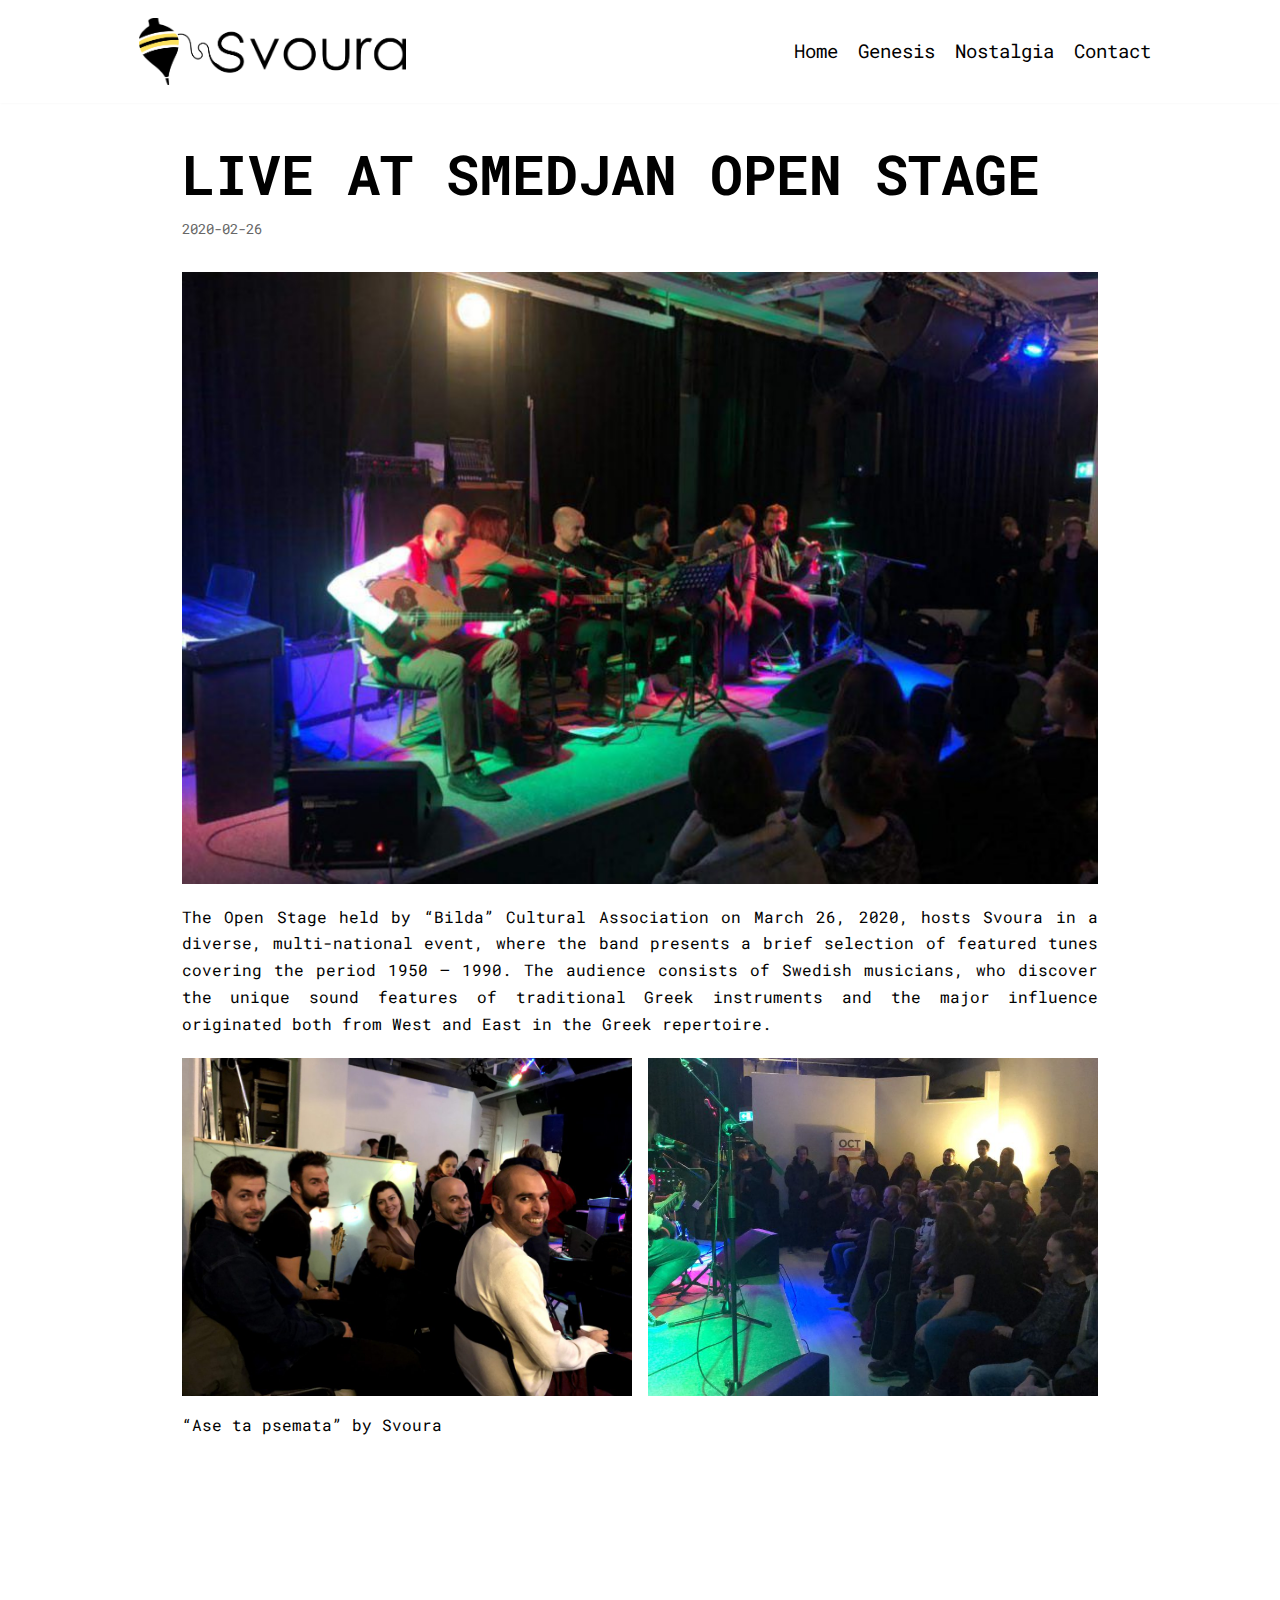
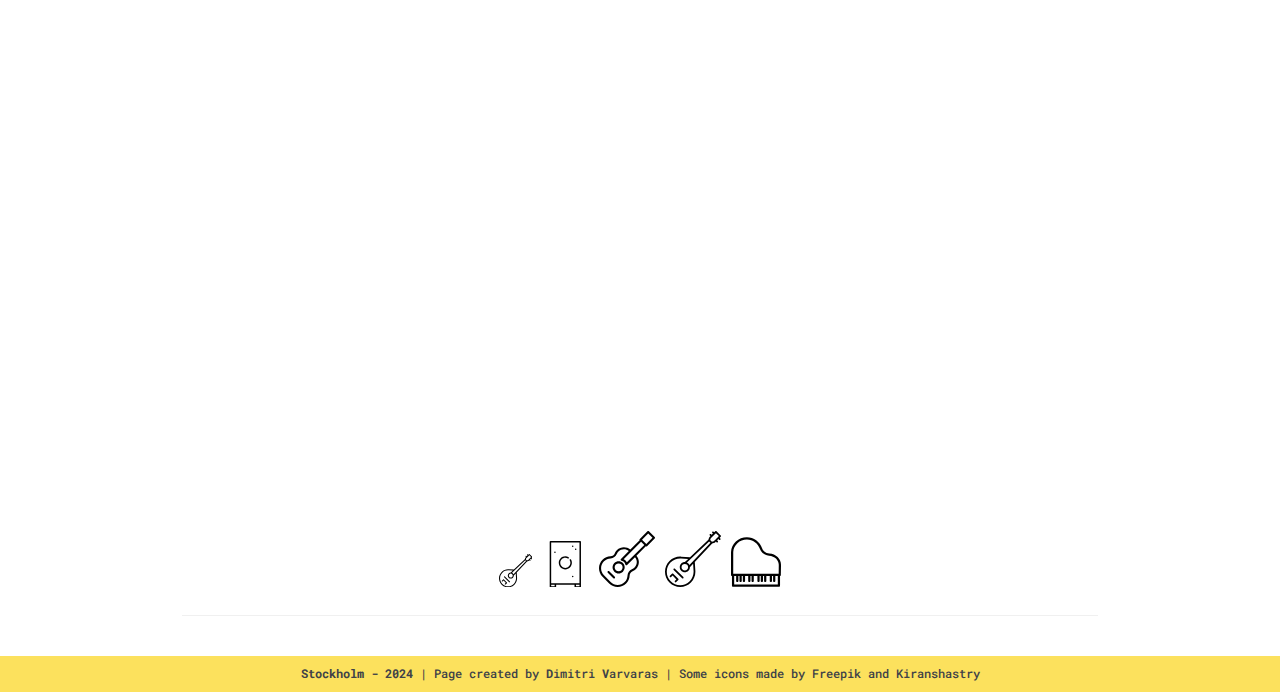
<file: posts/smedjan/index.html>
<!DOCTYPE html>
<html lang="en-US">

<head>
    <meta property="og:image" content="https://svoura.se/images/bandphoto.jpg" />
    <meta charset="UTF-8">
    <meta name="viewport" content="width=device-width, initial-scale=1, minimum-scale=1">
    <link rel="profile" href="http://gmpg.org/xfn/11">
    <title>Live at Smedjan Open Stage &#8211; Svoura</title>
    <meta name='robots' content='max-image-preview:large' />
    <link rel='dns-prefetch' href='//fonts.googleapis.com' />
    <link rel="alternate" type="application/rss+xml" title="Svoura &raquo; Feed" href="https://www.svoura.se/feed/" />
    <link rel="alternate" type="application/rss+xml" title="Svoura &raquo; Comments Feed"
        href="https://www.svoura.se/comments/feed/" />
    <script type="text/javascript">
        window._wpemojiSettings = { "baseUrl": "https:\/\/s.w.org\/images\/core\/emoji\/14.0.0\/72x72\/", "ext": ".png", "svgUrl": "https:\/\/s.w.org\/images\/core\/emoji\/14.0.0\/svg\/", "svgExt": ".svg", "source": { "concatemoji": "https:\/\/www.svoura.se\/temporary_svoura\/wp-includes\/js\/wp-emoji-release.min.js?ver=6.3.1" } };
        /*! This file is auto-generated */
        !function (i, n) { var o, s, e; function c(e) { try { var t = { supportTests: e, timestamp: (new Date).valueOf() }; sessionStorage.setItem(o, JSON.stringify(t)) } catch (e) { } } function p(e, t, n) { e.clearRect(0, 0, e.canvas.width, e.canvas.height), e.fillText(t, 0, 0); var t = new Uint32Array(e.getImageData(0, 0, e.canvas.width, e.canvas.height).data), r = (e.clearRect(0, 0, e.canvas.width, e.canvas.height), e.fillText(n, 0, 0), new Uint32Array(e.getImageData(0, 0, e.canvas.width, e.canvas.height).data)); return t.every(function (e, t) { return e === r[t] }) } function u(e, t, n) { switch (t) { case "flag": return n(e, "\ud83c\udff3\ufe0f\u200d\u26a7\ufe0f", "\ud83c\udff3\ufe0f\u200b\u26a7\ufe0f") ? !1 : !n(e, "\ud83c\uddfa\ud83c\uddf3", "\ud83c\uddfa\u200b\ud83c\uddf3") && !n(e, "\ud83c\udff4\udb40\udc67\udb40\udc62\udb40\udc65\udb40\udc6e\udb40\udc67\udb40\udc7f", "\ud83c\udff4\u200b\udb40\udc67\u200b\udb40\udc62\u200b\udb40\udc65\u200b\udb40\udc6e\u200b\udb40\udc67\u200b\udb40\udc7f"); case "emoji": return !n(e, "\ud83e\udef1\ud83c\udffb\u200d\ud83e\udef2\ud83c\udfff", "\ud83e\udef1\ud83c\udffb\u200b\ud83e\udef2\ud83c\udfff") }return !1 } function f(e, t, n) { var r = "undefined" != typeof WorkerGlobalScope && self instanceof WorkerGlobalScope ? new OffscreenCanvas(300, 150) : i.createElement("canvas"), a = r.getContext("2d", { willReadFrequently: !0 }), o = (a.textBaseline = "top", a.font = "600 32px Arial", {}); return e.forEach(function (e) { o[e] = t(a, e, n) }), o } function t(e) { var t = i.createElement("script"); t.src = e, t.defer = !0, i.head.appendChild(t) } "undefined" != typeof Promise && (o = "wpEmojiSettingsSupports", s = ["flag", "emoji"], n.supports = { everything: !0, everythingExceptFlag: !0 }, e = new Promise(function (e) { i.addEventListener("DOMContentLoaded", e, { once: !0 }) }), new Promise(function (t) { var n = function () { try { var e = JSON.parse(sessionStorage.getItem(o)); if ("object" == typeof e && "number" == typeof e.timestamp && (new Date).valueOf() < e.timestamp + 604800 && "object" == typeof e.supportTests) return e.supportTests } catch (e) { } return null }(); if (!n) { if ("undefined" != typeof Worker && "undefined" != typeof OffscreenCanvas && "undefined" != typeof URL && URL.createObjectURL && "undefined" != typeof Blob) try { var e = "postMessage(" + f.toString() + "(" + [JSON.stringify(s), u.toString(), p.toString()].join(",") + "));", r = new Blob([e], { type: "text/javascript" }), a = new Worker(URL.createObjectURL(r), { name: "wpTestEmojiSupports" }); return void (a.onmessage = function (e) { c(n = e.data), a.terminate(), t(n) }) } catch (e) { } c(n = f(s, u, p)) } t(n) }).then(function (e) { for (var t in e) n.supports[t] = e[t], n.supports.everything = n.supports.everything && n.supports[t], "flag" !== t && (n.supports.everythingExceptFlag = n.supports.everythingExceptFlag && n.supports[t]); n.supports.everythingExceptFlag = n.supports.everythingExceptFlag && !n.supports.flag, n.DOMReady = !1, n.readyCallback = function () { n.DOMReady = !0 } }).then(function () { return e }).then(function () { var e; n.supports.everything || (n.readyCallback(), (e = n.source || {}).concatemoji ? t(e.concatemoji) : e.wpemoji && e.twemoji && (t(e.twemoji), t(e.wpemoji))) })) }((window, document), window._wpemojiSettings);
    </script>
    <style type="text/css">
        img.wp-smiley,
        img.emoji {
            display: inline !important;
            border: none !important;
            box-shadow: none !important;
            height: 1em !important;
            width: 1em !important;
            margin: 0 0.07em !important;
            vertical-align: -0.1em !important;
            background: none !important;
            padding: 0 !important;
        }
    </style>
    <link rel='stylesheet' id='wp-block-library-css' href='./css/css-dist-block-library-style.min.css' type='text/css'
        media='all' />
    <style id='classic-theme-styles-inline-css' type='text/css'>
        /*! This file is auto-generated */
        .wp-block-button__link {
            color: #fff;
            background-color: #32373c;
            border-radius: 9999px;
            box-shadow: none;
            text-decoration: none;
            padding: calc(.667em + 2px) calc(1.333em + 2px);
            font-size: 1.125em
        }

        .wp-block-file__button {
            background: #32373c;
            color: #fff;
            text-decoration: none
        }
    </style>
    <style id='global-styles-inline-css' type='text/css'>
        body {
            --wp--preset--color--black: #000000;
            --wp--preset--color--cyan-bluish-gray: #abb8c3;
            --wp--preset--color--white: #ffffff;
            --wp--preset--color--pale-pink: #f78da7;
            --wp--preset--color--vivid-red: #cf2e2e;
            --wp--preset--color--luminous-vivid-orange: #ff6900;
            --wp--preset--color--luminous-vivid-amber: #fcb900;
            --wp--preset--color--light-green-cyan: #7bdcb5;
            --wp--preset--color--vivid-green-cyan: #00d084;
            --wp--preset--color--pale-cyan-blue: #8ed1fc;
            --wp--preset--color--vivid-cyan-blue: #0693e3;
            --wp--preset--color--vivid-purple: #9b51e0;
            --wp--preset--color--neve-button-color: #ffe179;
            --wp--preset--color--neve-text-color: #010101;
            --wp--preset--gradient--vivid-cyan-blue-to-vivid-purple: linear-gradient(135deg, rgba(6, 147, 227, 1) 0%, rgb(155, 81, 224) 100%);
            --wp--preset--gradient--light-green-cyan-to-vivid-green-cyan: linear-gradient(135deg, rgb(122, 220, 180) 0%, rgb(0, 208, 130) 100%);
            --wp--preset--gradient--luminous-vivid-amber-to-luminous-vivid-orange: linear-gradient(135deg, rgba(252, 185, 0, 1) 0%, rgba(255, 105, 0, 1) 100%);
            --wp--preset--gradient--luminous-vivid-orange-to-vivid-red: linear-gradient(135deg, rgba(255, 105, 0, 1) 0%, rgb(207, 46, 46) 100%);
            --wp--preset--gradient--very-light-gray-to-cyan-bluish-gray: linear-gradient(135deg, rgb(238, 238, 238) 0%, rgb(169, 184, 195) 100%);
            --wp--preset--gradient--cool-to-warm-spectrum: linear-gradient(135deg, rgb(74, 234, 220) 0%, rgb(151, 120, 209) 20%, rgb(207, 42, 186) 40%, rgb(238, 44, 130) 60%, rgb(251, 105, 98) 80%, rgb(254, 248, 76) 100%);
            --wp--preset--gradient--blush-light-purple: linear-gradient(135deg, rgb(255, 206, 236) 0%, rgb(152, 150, 240) 100%);
            --wp--preset--gradient--blush-bordeaux: linear-gradient(135deg, rgb(254, 205, 165) 0%, rgb(254, 45, 45) 50%, rgb(107, 0, 62) 100%);
            --wp--preset--gradient--luminous-dusk: linear-gradient(135deg, rgb(255, 203, 112) 0%, rgb(199, 81, 192) 50%, rgb(65, 88, 208) 100%);
            --wp--preset--gradient--pale-ocean: linear-gradient(135deg, rgb(255, 245, 203) 0%, rgb(182, 227, 212) 50%, rgb(51, 167, 181) 100%);
            --wp--preset--gradient--electric-grass: linear-gradient(135deg, rgb(202, 248, 128) 0%, rgb(113, 206, 126) 100%);
            --wp--preset--gradient--midnight: linear-gradient(135deg, rgb(2, 3, 129) 0%, rgb(40, 116, 252) 100%);
            --wp--preset--font-size--small: 13px;
            --wp--preset--font-size--medium: 20px;
            --wp--preset--font-size--large: 36px;
            --wp--preset--font-size--x-large: 42px;
            --wp--preset--spacing--20: 0.44rem;
            --wp--preset--spacing--30: 0.67rem;
            --wp--preset--spacing--40: 1rem;
            --wp--preset--spacing--50: 1.5rem;
            --wp--preset--spacing--60: 2.25rem;
            --wp--preset--spacing--70: 3.38rem;
            --wp--preset--spacing--80: 5.06rem;
            --wp--preset--shadow--natural: 6px 6px 9px rgba(0, 0, 0, 0.2);
            --wp--preset--shadow--deep: 12px 12px 50px rgba(0, 0, 0, 0.4);
            --wp--preset--shadow--sharp: 6px 6px 0px rgba(0, 0, 0, 0.2);
            --wp--preset--shadow--outlined: 6px 6px 0px -3px rgba(255, 255, 255, 1), 6px 6px rgba(0, 0, 0, 1);
            --wp--preset--shadow--crisp: 6px 6px 0px rgba(0, 0, 0, 1);
        }

        :where(.is-layout-flex) {
            gap: 0.5em;
        }

        :where(.is-layout-grid) {
            gap: 0.5em;
        }

        body .is-layout-flow>.alignleft {
            float: left;
            margin-inline-start: 0;
            margin-inline-end: 2em;
        }

        body .is-layout-flow>.alignright {
            float: right;
            margin-inline-start: 2em;
            margin-inline-end: 0;
        }

        body .is-layout-flow>.aligncenter {
            margin-left: auto !important;
            margin-right: auto !important;
        }

        body .is-layout-constrained>.alignleft {
            float: left;
            margin-inline-start: 0;
            margin-inline-end: 2em;
        }

        body .is-layout-constrained>.alignright {
            float: right;
            margin-inline-start: 2em;
            margin-inline-end: 0;
        }

        body .is-layout-constrained>.aligncenter {
            margin-left: auto !important;
            margin-right: auto !important;
        }

        body .is-layout-constrained> :where(:not(.alignleft):not(.alignright):not(.alignfull)) {
            max-width: var(--wp--style--global--content-size);
            margin-left: auto !important;
            margin-right: auto !important;
        }

        body .is-layout-constrained>.alignwide {
            max-width: var(--wp--style--global--wide-size);
        }

        body .is-layout-flex {
            display: flex;
        }

        body .is-layout-flex {
            flex-wrap: wrap;
            align-items: center;
        }

        body .is-layout-flex>* {
            margin: 0;
        }

        body .is-layout-grid {
            display: grid;
        }

        body .is-layout-grid>* {
            margin: 0;
        }

        :where(.wp-block-columns.is-layout-flex) {
            gap: 2em;
        }

        :where(.wp-block-columns.is-layout-grid) {
            gap: 2em;
        }

        :where(.wp-block-post-template.is-layout-flex) {
            gap: 1.25em;
        }

        :where(.wp-block-post-template.is-layout-grid) {
            gap: 1.25em;
        }

        .has-black-color {
            color: var(--wp--preset--color--black) !important;
        }

        .has-cyan-bluish-gray-color {
            color: var(--wp--preset--color--cyan-bluish-gray) !important;
        }

        .has-white-color {
            color: var(--wp--preset--color--white) !important;
        }

        .has-pale-pink-color {
            color: var(--wp--preset--color--pale-pink) !important;
        }

        .has-vivid-red-color {
            color: var(--wp--preset--color--vivid-red) !important;
        }

        .has-luminous-vivid-orange-color {
            color: var(--wp--preset--color--luminous-vivid-orange) !important;
        }

        .has-luminous-vivid-amber-color {
            color: var(--wp--preset--color--luminous-vivid-amber) !important;
        }

        .has-light-green-cyan-color {
            color: var(--wp--preset--color--light-green-cyan) !important;
        }

        .has-vivid-green-cyan-color {
            color: var(--wp--preset--color--vivid-green-cyan) !important;
        }

        .has-pale-cyan-blue-color {
            color: var(--wp--preset--color--pale-cyan-blue) !important;
        }

        .has-vivid-cyan-blue-color {
            color: var(--wp--preset--color--vivid-cyan-blue) !important;
        }

        .has-vivid-purple-color {
            color: var(--wp--preset--color--vivid-purple) !important;
        }

        .has-black-background-color {
            background-color: var(--wp--preset--color--black) !important;
        }

        .has-cyan-bluish-gray-background-color {
            background-color: var(--wp--preset--color--cyan-bluish-gray) !important;
        }

        .has-white-background-color {
            background-color: var(--wp--preset--color--white) !important;
        }

        .has-pale-pink-background-color {
            background-color: var(--wp--preset--color--pale-pink) !important;
        }

        .has-vivid-red-background-color {
            background-color: var(--wp--preset--color--vivid-red) !important;
        }

        .has-luminous-vivid-orange-background-color {
            background-color: var(--wp--preset--color--luminous-vivid-orange) !important;
        }

        .has-luminous-vivid-amber-background-color {
            background-color: var(--wp--preset--color--luminous-vivid-amber) !important;
        }

        .has-light-green-cyan-background-color {
            background-color: var(--wp--preset--color--light-green-cyan) !important;
        }

        .has-vivid-green-cyan-background-color {
            background-color: var(--wp--preset--color--vivid-green-cyan) !important;
        }

        .has-pale-cyan-blue-background-color {
            background-color: var(--wp--preset--color--pale-cyan-blue) !important;
        }

        .has-vivid-cyan-blue-background-color {
            background-color: var(--wp--preset--color--vivid-cyan-blue) !important;
        }

        .has-vivid-purple-background-color {
            background-color: var(--wp--preset--color--vivid-purple) !important;
        }

        .has-black-border-color {
            border-color: var(--wp--preset--color--black) !important;
        }

        .has-cyan-bluish-gray-border-color {
            border-color: var(--wp--preset--color--cyan-bluish-gray) !important;
        }

        .has-white-border-color {
            border-color: var(--wp--preset--color--white) !important;
        }

        .has-pale-pink-border-color {
            border-color: var(--wp--preset--color--pale-pink) !important;
        }

        .has-vivid-red-border-color {
            border-color: var(--wp--preset--color--vivid-red) !important;
        }

        .has-luminous-vivid-orange-border-color {
            border-color: var(--wp--preset--color--luminous-vivid-orange) !important;
        }

        .has-luminous-vivid-amber-border-color {
            border-color: var(--wp--preset--color--luminous-vivid-amber) !important;
        }

        .has-light-green-cyan-border-color {
            border-color: var(--wp--preset--color--light-green-cyan) !important;
        }

        .has-vivid-green-cyan-border-color {
            border-color: var(--wp--preset--color--vivid-green-cyan) !important;
        }

        .has-pale-cyan-blue-border-color {
            border-color: var(--wp--preset--color--pale-cyan-blue) !important;
        }

        .has-vivid-cyan-blue-border-color {
            border-color: var(--wp--preset--color--vivid-cyan-blue) !important;
        }

        .has-vivid-purple-border-color {
            border-color: var(--wp--preset--color--vivid-purple) !important;
        }

        .has-vivid-cyan-blue-to-vivid-purple-gradient-background {
            background: var(--wp--preset--gradient--vivid-cyan-blue-to-vivid-purple) !important;
        }

        .has-light-green-cyan-to-vivid-green-cyan-gradient-background {
            background: var(--wp--preset--gradient--light-green-cyan-to-vivid-green-cyan) !important;
        }

        .has-luminous-vivid-amber-to-luminous-vivid-orange-gradient-background {
            background: var(--wp--preset--gradient--luminous-vivid-amber-to-luminous-vivid-orange) !important;
        }

        .has-luminous-vivid-orange-to-vivid-red-gradient-background {
            background: var(--wp--preset--gradient--luminous-vivid-orange-to-vivid-red) !important;
        }

        .has-very-light-gray-to-cyan-bluish-gray-gradient-background {
            background: var(--wp--preset--gradient--very-light-gray-to-cyan-bluish-gray) !important;
        }

        .has-cool-to-warm-spectrum-gradient-background {
            background: var(--wp--preset--gradient--cool-to-warm-spectrum) !important;
        }

        .has-blush-light-purple-gradient-background {
            background: var(--wp--preset--gradient--blush-light-purple) !important;
        }

        .has-blush-bordeaux-gradient-background {
            background: var(--wp--preset--gradient--blush-bordeaux) !important;
        }

        .has-luminous-dusk-gradient-background {
            background: var(--wp--preset--gradient--luminous-dusk) !important;
        }

        .has-pale-ocean-gradient-background {
            background: var(--wp--preset--gradient--pale-ocean) !important;
        }

        .has-electric-grass-gradient-background {
            background: var(--wp--preset--gradient--electric-grass) !important;
        }

        .has-midnight-gradient-background {
            background: var(--wp--preset--gradient--midnight) !important;
        }

        .has-small-font-size {
            font-size: var(--wp--preset--font-size--small) !important;
        }

        .has-medium-font-size {
            font-size: var(--wp--preset--font-size--medium) !important;
        }

        .has-large-font-size {
            font-size: var(--wp--preset--font-size--large) !important;
        }

        .has-x-large-font-size {
            font-size: var(--wp--preset--font-size--x-large) !important;
        }

        .wp-block-navigation a:where(:not(.wp-element-button)) {
            color: inherit;
        }

        :where(.wp-block-post-template.is-layout-flex) {
            gap: 1.25em;
        }

        :where(.wp-block-post-template.is-layout-grid) {
            gap: 1.25em;
        }

        :where(.wp-block-columns.is-layout-flex) {
            gap: 2em;
        }

        :where(.wp-block-columns.is-layout-grid) {
            gap: 2em;
        }

        .wp-block-pullquote {
            font-size: 1.5em;
            line-height: 1.6;
        }
    </style>
    <link rel='stylesheet' id='neve-style-css' href='./css/themes-neve-style.min.css' type='text/css' media='all' />
    <style id='neve-style-inline-css' type='text/css'>
        body,
        .site-title {
            font-size: 15px;
        }

        body,
        .site-title {
            font-family: "Roboto Mono";
            font-weight: 400;
        }

        h1:not(.site-title),
        .single h1.entry-title {
            font-size: 30px;
        }

        h1:not(.site-title),
        .single h1.entry-title {
            font-weight: 900;
        }

        h1:not(.site-title),
        .single h1.entry-title {
            text-transform: uppercase;
        }

        h1:not(.site-title),
        .single h1.entry-title {
            line-height: 1.6;
        }

        h2 {
            font-size: 25px;
        }

        h2 {
            font-weight: 900;
        }

        h2 {
            text-transform: uppercase;
        }

        h2 {
            line-height: 1.6;
        }

        h3 {
            font-size: 18px;
        }

        h3 {
            font-weight: 900;
        }

        h3 {
            text-transform: uppercase;
        }

        h3 {
            line-height: 1.6;
        }

        h4 {
            font-size: 16px;
        }

        h4 {
            font-weight: 900;
        }

        h4 {
            text-transform: uppercase;
        }

        h4 {
            line-height: 1.6;
        }

        h5 {
            font-size: 14px;
        }

        h5 {
            font-weight: 900;
        }

        h5 {
            text-transform: uppercase;
        }

        h5 {
            line-height: 1.6;
        }

        h6 {
            font-size: 12px;
        }

        h6 {
            font-weight: 900;
        }

        h6 {
            text-transform: uppercase;
        }

        h6 {
            line-height: 1.6;
        }

        h1,
        .single h1.entry-title,
        h2,
        h3,
        h4,
        h5,
        h6 {
            font-family: "Roboto Mono";
        }

        .container {
            max-width: 748px;
        }

        a {
            color: #000000;
        }

        .nv-loader {
            border-color: #000000;
        }

        a:hover,
        a:focus {
            color: #000000;
        }

        body,
        .entry-title a,
        .entry-title a:hover,
        .entry-title a:focus {
            color: #010101;
        }

        .has-white-background-color {
            background-color: #ffffff !important;
        }

        .has-white-color {
            color: #ffffff !important;
        }

        .has-black-background-color {
            background-color: #000000 !important;
        }

        .has-black-color {
            color: #000000 !important;
        }

        .has-neve-button-color-background-color {
            background-color: #ffe179 !important;
        }

        .has-neve-button-color-color {
            color: #ffe179 !important;
        }

        .has-neve-link-color-background-color {
            background-color: #000000 !important;
        }

        .has-neve-link-color-color {
            color: #000000 !important;
        }

        .has-neve-link-hover-color-background-color {
            background-color: #000000 !important;
        }

        .has-neve-link-hover-color-color {
            color: #000000 !important;
        }

        .has-neve-text-color-background-color {
            background-color: #010101 !important;
        }

        .has-neve-text-color-color {
            color: #010101 !important;
        }

        .nv-tags-list a {
            color: #ffe179;
        }

        .nv-tags-list a {
            border-color: #ffe179;
        }

        .button.button-primary,
        button,
        input[type=button],
        .btn,
        input[type="submit"],
        /* Buttons in navigation */
        ul[id^="nv-primary-navigation"] li.button.button-primary>a,
        .menu li.button.button-primary>a {
            background-color: #ffe179;
        }

        .button.button-primary,
        button,
        input[type=button],
        .btn,
        input[type="submit"],
        /* Buttons in navigation */
        ul[id^="nv-primary-navigation"] li.button.button-primary>a,
        .menu li.button.button-primary>a {
            color: #010101;
        }

        .nv-tags-list a:hover {
            border-color: #010101;
        }

        .button.button-primary:hover,
        .nv-tags-list a:hover,
        ul[id^="nv-primary-navigation"] li.button.button-primary>a:hover,
        .menu li.button.button-primary>a:hover {
            background-color: #010101;
        }

        .button.button-primary:hover,
        .nv-tags-list a:hover,
        ul[id^="nv-primary-navigation"] li.button.button-primary>a:hover,
        .menu li.button.button-primary>a:hover {
            color: #ffffff;
        }

        .button.button-primary,
        button,
        input[type=button],
        .btn,
        input[type="submit"]:not(.search-submit),
        /* Buttons in navigation */
        ul[id^="nv-primary-navigation"] li.button.button-primary>a,
        .menu li.button.button-primary>a {
            border-radius: 3px;
        }

        .button.button-secondary,
        #comments input[type="submit"],
        .cart-off-canvas .button.nv-close-cart-sidebar {
            color: #010101;
        }

        .button.button-secondary,
        #comments input[type="submit"],
        .cart-off-canvas .button.nv-close-cart-sidebar {
            border-color: #010101;
        }

        .button.button-secondary:hover,
        #comments input[type="submit"]:hover {
            color: #010101;
        }

        .button.button-secondary:hover,
        #comments input[type="submit"]:hover {
            border-color: #010101;
        }

        .button.button-secondary,
        #comments input[type="submit"] {
            border-radius: 3px;
        }

        .button.button-secondary,
        #comments input[type="submit"] {
            border: 1px solid;
            border-style: solid;
            border-top-width: 1px;
            border-right-width: 1px;
            border-bottom-width: 1px;
            border-left-width: 1px;
        }

        @media(min-width: 576px) {

            body,
            .site-title {
                font-size: 16px;
            }

            h1:not(.site-title),
            .single h1.entry-title {
                font-size: 40px;
            }

            h1:not(.site-title),
            .single h1.entry-title {
                line-height: 1.6;
            }

            h2 {
                font-size: 30px;
            }

            h2 {
                line-height: 1.6;
            }

            h3 {
                font-size: 20px;
            }

            h3 {
                line-height: 1.6;
            }

            h4 {
                font-size: 16px;
            }

            h4 {
                line-height: 1.6;
            }

            h5 {
                font-size: 14px;
            }

            h5 {
                line-height: 1.6;
            }

            h6 {
                font-size: 12px;
            }

            h6 {
                line-height: 1.6;
            }

            .container {
                max-width: 992px;
            }
        }

        @media(min-width: 960px) {

            body,
            .site-title {
                font-size: 16px;
            }

            h1:not(.site-title),
            .single h1.entry-title {
                font-size: 55px;
            }

            h1:not(.site-title),
            .single h1.entry-title {
                line-height: 1.5;
            }

            h2 {
                font-size: 35px;
            }

            h2 {
                line-height: 1.5;
            }

            h3 {
                font-size: 20px;
            }

            h3 {
                line-height: 1.5;
            }

            h4 {
                font-size: 16px;
            }

            h4 {
                line-height: 1.5;
            }

            h5 {
                font-size: 14px;
            }

            h5 {
                line-height: 1.5;
            }

            h6 {
                font-size: 12px;
            }

            h6 {
                line-height: 1.5;
            }

            .container {
                max-width: 1052px;
            }

            #content .container .col,
            #content .container-fluid .col {
                max-width: 90%;
            }

            .nv-sidebar-wrap,
            .nv-sidebar-wrap.shop-sidebar {
                max-width: 10%;
            }

            .caret-wrap {
                border-color: transparent;
            }
        }

        @media (max-width: 576px) {
            .header-main-inner {
                height: auto;
            }

            .builder-item--logo .site-logo img {
                max-width: 200px;
            }

            .builder-item--logo .site-logo {
                padding-top: 10px;
                padding-right: 0px;
                padding-bottom: 10px;
                padding-left: 0px;
            }

            .builder-item--logo {
                margin-top: 0px;
                margin-right: 0px;
                margin-bottom: 0px;
                margin-left: 0px;
            }

            .builder-item--nav-icon .navbar-toggle {
                padding-top: 17px;
                padding-right: 17px;
                padding-bottom: 17px;
                padding-left: 17px;
            }

            .builder-item--nav-icon {
                margin-top: 0px;
                margin-right: 0px;
                margin-bottom: 0px;
                margin-left: 0px;
            }

            .builder-item--primary-menu li>a {
                font-size: 1.3em;
                line-height: 1.6em;
                letter-spacing: 0px;
            }

            .builder-item--primary-menu li>a svg {
                height: 1.3em;
                width: 1.3em;
            }

            .builder-item--primary-menu {
                padding-top: 0px;
                padding-right: 0px;
                padding-bottom: 0px;
                padding-left: 0px;
                margin-top: 0px;
                margin-right: 0px;
                margin-bottom: 0px;
                margin-left: 0px;
            }

            .builder-item--footer_copyright {
                font-size: 1em;
                line-height: 1.6;
                letter-spacing: 0px;
                padding-top: 0px;
                padding-right: 0px;
                padding-bottom: 0px;
                padding-left: 0px;
                margin-top: 0px;
                margin-right: 0px;
                margin-bottom: 0px;
                margin-left: 0px;
            }

            .builder-item--footer_copyright svg {
                height: 1em;
                width: 1em;
            }
        }

        @media (min-width: 576px) {
            .header-main-inner {
                height: auto;
            }

            .builder-item--logo .site-logo img {
                max-width: 107px;
            }

            .builder-item--logo .site-logo {
                padding-top: 10px;
                padding-right: 0px;
                padding-bottom: 10px;
                padding-left: 0px;
            }

            .builder-item--logo {
                margin-top: 0px;
                margin-right: 0px;
                margin-bottom: 0px;
                margin-left: 0px;
            }

            .builder-item--nav-icon .navbar-toggle {
                padding-top: 10px;
                padding-right: 15px;
                padding-bottom: 10px;
                padding-left: 15px;
            }

            .builder-item--nav-icon {
                margin-top: 0px;
                margin-right: 0px;
                margin-bottom: 0px;
                margin-left: 0px;
            }

            .builder-item--primary-menu li>a {
                font-size: 1.2em;
                line-height: 1.6em;
                letter-spacing: 0px;
            }

            .builder-item--primary-menu li>a svg {
                height: 1.2em;
                width: 1.2em;
            }

            .builder-item--primary-menu {
                padding-top: 0px;
                padding-right: 0px;
                padding-bottom: 0px;
                padding-left: 0px;
                margin-top: 0px;
                margin-right: 0px;
                margin-bottom: 0px;
                margin-left: 0px;
            }

            .builder-item--footer_copyright {
                font-size: 1em;
                line-height: 1.6;
                letter-spacing: 0px;
                padding-top: 0px;
                padding-right: 0px;
                padding-bottom: 0px;
                padding-left: 0px;
                margin-top: 0px;
                margin-right: 0px;
                margin-bottom: 0px;
                margin-left: 0px;
            }

            .builder-item--footer_copyright svg {
                height: 1em;
                width: 1em;
            }
        }

        @media (min-width: 961px) {
            .header-main-inner {
                height: auto;
            }

            .builder-item--logo .site-logo img {
                max-width: 267px;
            }

            .builder-item--logo .site-logo {
                padding-top: 010px;
                padding-right: 0px;
                padding-bottom: 010px;
                padding-left: 10px;
            }

            .builder-item--logo {
                margin-top: 0px;
                margin-right: 0px;
                margin-bottom: 0px;
                margin-left: 0px;
            }

            .builder-item--nav-icon .navbar-toggle {
                padding-top: 10px;
                padding-right: 15px;
                padding-bottom: 0px;
                padding-left: 15px;
            }

            .builder-item--nav-icon {
                margin-top: 0px;
                margin-right: 0px;
                margin-bottom: 0px;
                margin-left: 0px;
            }

            .builder-item--primary-menu li>a {
                font-size: 1.2em;
                line-height: 1.6em;
                letter-spacing: 0px;
            }

            .builder-item--primary-menu li>a svg {
                height: 1.2em;
                width: 1.2em;
            }

            .builder-item--primary-menu {
                padding-top: 0px;
                padding-right: 0px;
                padding-bottom: 0px;
                padding-left: 0px;
                margin-top: 0px;
                margin-right: 0px;
                margin-bottom: 0px;
                margin-left: 0px;
            }

            .builder-item--footer_copyright {
                font-size: 1em;
                line-height: 1.6;
                letter-spacing: 0px;
                padding-top: 0px;
                padding-right: 0px;
                padding-bottom: 0px;
                padding-left: 0px;
                margin-top: 0px;
                margin-right: 0px;
                margin-bottom: 0px;
                margin-left: 0px;
            }

            .builder-item--footer_copyright svg {
                height: 1em;
                width: 1em;
            }
        }

        .hfg_header .header-main-inner,
        .hfg_header .header-main-inner.dark-mode,
        .hfg_header .header-main-inner.light-mode {}

        .hfg_header .header-menu-sidebar .header-menu-sidebar-bg,
        .hfg_header .header-menu-sidebar .header-menu-sidebar-bg.dark-mode,
        .hfg_header .header-menu-sidebar .header-menu-sidebar-bg.light-mode {}

        .builder-item--nav-icon .navbar-toggle {
            border-top-left-radius: 03px;
            border-top-right-radius: 03px;
            border-bottom-left-radius: 03px;
            border-bottom-right-radius: 03px;
            border-style: solid;
            border-top-width: 02px;
            border-right-width: 02px;
            border-bottom-width: 02px;
            border-left-width: 02px;
        }

        .header-menu-sidebar .close-sidebar-panel .navbar-toggle {
            border-top-left-radius: 03px;
            border-top-right-radius: 03px;
            border-bottom-right-radius: 03px;
            border-bottom-left-radius: 03px;
        }

        .builder-item--primary-menu .nav-menu-primary>.primary-menu-ul li:not(.woocommerce-mini-cart-item)>a {
            color: #010101;
        }

        .builder-item--primary-menu .nav-menu-primary>.primary-menu-ul li>.amp-caret-wrap svg {
            fill: #010101;
        }

        .builder-item--primary-menu .nav-menu-primary>.primary-menu-ul li:not(.woocommerce-mini-cart-item)>a:after {
            background-color: #010101;
        }

        .builder-item--primary-menu .nav-menu-primary>.primary-menu-ul li:not(.woocommerce-mini-cart-item):hover>a {
            color: #010101;
        }

        .builder-item--primary-menu .nav-menu-primary>.primary-menu-ul li:hover>.amp-caret-wrap svg {
            fill: #010101;
        }

        .builder-item--primary-menu .nav-menu-primary>.primary-menu-ul li.current-menu-item>a {
            color: #010101;
        }

        .builder-item--primary-menu .nav-menu-primary>.primary-menu-ul li.current-menu-item>.amp-caret-wrap svg {
            fill: #010101;
        }

        @media (min-width: 961px) {
            .header--row .hfg-item-right .builder-item--primary-menu .primary-menu-ul>li:not(:first-child) {
                margin-left: 20px;
            }

            .header--row .hfg-item-center .builder-item--primary-menu .primary-menu-ul>li:not(:last-child),
            .header--row .hfg-item-left .builder-item--primary-menu .primary-menu-ul>li:not(:last-child) {
                margin-right: 20px;
            }

            .builder-item--primary-menu .style-full-height .primary-menu-ul>li:not(.menu-item-nav-search):not(.menu-item-nav-cart)>a:after {
                left: -10px;
                right: -10px;
            }

            .builder-item--primary-menu .style-full-height .primary-menu-ul:not(#nv-primary-navigation-sidebar)>li:not(.menu-item-nav-search):not(.menu-item-nav-cart):hover>a:after {
                width: calc(100% + 20px) !important;
                ;
            }
        }

        .builder-item--primary-menu .primary-menu-ul>li>a {
            height: 25px;
        }

        .builder-item--primary-menu li>a {
            font-family: Roboto Mono;
            font-weight: 400;
            text-transform: none;
        }

        .footer-bottom-inner,
        .footer-bottom-inner.dark-mode,
        .footer-bottom-inner.light-mode {
            background-color: #fce15d;
        }

        .builder-item--footer_copyright {
            font-weight: 500;
            text-transform: none;
        }
    </style>
    <link rel='stylesheet' id='neve-google-font-roboto-mono-css'
        href='//fonts.googleapis.com/css?family=Roboto+Mono%3A400%2C900&#038;ver=6.3.1' type='text/css' media='all' />
    <script>
        /* <![CDATA[ */
        var rcewpp = {
            "ajax_url": "https://www.svoura.se/temporary_svoura/wp-admin/admin-ajax.php",
            "nonce": "42236ec911",
            "home_url": "https://www.svoura.se/",
            "settings_icon": 'https://www.svoura.se/temporary_svoura/wp-content/plugins/export-wp-page-to-static-html/admin/images/settings.png',
            "settings_hover_icon": 'https://www.svoura.se/temporary_svoura/wp-content/plugins/export-wp-page-to-static-html/admin/images/settings_hover.png'
        };
        /* ]]\> */
    </script>
    <link rel="https://api.w.org/" href="https://www.svoura.se/wp-json/" />
    <link rel="alternate" type="application/json" href="https://www.svoura.se/wp-json/wp/v2/posts/730" />
    <link rel="EditURI" type="application/rsd+xml" title="RSD"
        href="https://www.svoura.se/temporary_svoura/xmlrpc.php?rsd" />
    <meta name="generator" content="WordPress 6.3.1" />
    <link rel="canonical" href="https://www.svoura.se/live-at-smedjan-open-stage/" />
    <link rel='shortlink' href='https://www.svoura.se/?p=730' />
    <link rel="alternate" type="application/json+oembed"
        href="https://www.svoura.se/wp-json/oembed/1.0/embed?url=https%3A%2F%2Fwww.svoura.se%2Flive-at-smedjan-open-stage%2F" />
    <link rel="alternate" type="text/xml+oembed"
        href="https://www.svoura.se/wp-json/oembed/1.0/embed?url=https%3A%2F%2Fwww.svoura.se%2Flive-at-smedjan-open-stage%2F&#038;format=xml" />
    <!-- Enter your scripts here -->
    <style type="text/css">
        .recentcomments a {
            display: inline !important;
            padding: 0 !important;
            margin: 0 !important;
        }
    </style>
    <link rel="icon" href="./images/cropped-cropped-svoura-v2-bitmap-32x32.png" sizes="32x32" />
    <link rel="icon" href="./images/cropped-cropped-svoura-v2-bitmap-192x192.png" sizes="192x192" />
    <link rel="apple-touch-icon" href="./images/cropped-cropped-svoura-v2-bitmap-180x180.png" />
    <meta name="msapplication-TileImage"
        content="https://www.svoura.se/temporary_svoura/wp-content/uploads/2022/03/cropped-cropped-svoura-v2-bitmap-270x270.png" />
</head>

<body
    class="post-template-default single single-post postid-730 single-format-standard wp-custom-logo nv-sidebar-full-width menu_sidebar_slide_left elementor-default elementor-kit-81"
    id="neve_body">
    <div class="wrapper">
        <header class="header" role="banner"> <a class="neve-skip-link show-on-focus" href="#content" tabindex="0"> Skip
                to content </a>
            <div id="header-grid" class="hfg_header site-header">
                <nav class="header--row header-main hide-on-mobile hide-on-tablet layout-full-contained nv-navbar header--row"
                    data-row-id="main" data-show-on="desktop">
                    <div class="header--row-inner header-main-inner light-mode">
                        <div class="container">
                            <div class="row row--wrapper" data-section="hfg_header_layout_main">
                                <div class="builder-item hfg-item-first col-4 col-md-4 col-sm-4 hfg-item-left">
                                    <div class="item--inner builder-item--logo" data-section="title_tagline"
                                        data-item-id="logo">
                                        <div class="site-logo"> <a class="brand" href="../../index.html" title="Svoura"
                                                aria-label="Svoura"><img
                                                    src="./images/uploads-2020-07-cropped-svoura-v2-central-v2.png"
                                                    alt=""></a></div>
                                    </div>
                                </div>
                                <div class="builder-item hfg-item-last col-8 col-md-8 col-sm-8 hfg-item-right">
                                    <div class="item--inner builder-item--primary-menu has_menu"
                                        data-section="header_menu_primary" data-item-id="primary-menu">
                                        <div class="nv-nav-wrap">
                                            <div role="navigation" class="style-border-bottom nav-menu-primary"
                                                aria-label="Primary Menu">
                                                <ul id="nv-primary-navigation-main" class="primary-menu-ul">
                                                    <li id="menu-item-76"
                                                        class="menu-item menu-item-type-post_type menu-item-object-page menu-item-home menu-item-76">
                                                        <a href="../../index.html">Home</a></li>
                                                    <li id="menu-item-75"
                                                        class="menu-item menu-item-type-post_type menu-item-object-page menu-item-75">
                                                        <a href="../../our-story.html">Genesis</a></li>
                                                    <li id="menu-item-390"
                                                        class="menu-item menu-item-type-post_type menu-item-object-page menu-item-390">
                                                        <a href="../../news.html">Nostalgia</a></li>
                                                    <li id="menu-item-72"
                                                        class="menu-item menu-item-type-post_type menu-item-object-page menu-item-72">
                                                        <a href="../../contact-us.html">Contact</a></li>
                                                </ul>
                                            </div>
                                        </div>
                                    </div>
                                </div>
                            </div>
                        </div>
                    </div>
                </nav>
                <nav class="header--row header-main hide-on-desktop layout-full-contained nv-navbar header--row"
                    data-row-id="main" data-show-on="mobile">
                    <div class="header--row-inner header-main-inner light-mode">
                        <div class="container">
                            <div class="row row--wrapper" data-section="hfg_header_layout_main">
                                <div class="builder-item hfg-item-first col-8 col-md-8 col-sm-8 hfg-item-left">
                                    <div class="item--inner builder-item--logo" data-section="title_tagline"
                                        data-item-id="logo">
                                        <div class="site-logo"> <a class="brand" href="../../index.html" title="Svoura"
                                                aria-label="Svoura"><img
                                                    src="./images/uploads-2020-07-cropped-svoura-v2-central-v2.png"
                                                    alt=""></a></div>
                                    </div>
                                </div>
                                <div class="builder-item hfg-item-last col-4 col-md-4 col-sm-4 hfg-item-right">
                                    <div class="item--inner builder-item--nav-icon" data-section="header_menu_icon"
                                        data-item-id="nav-icon">
                                        <div class="menu-mobile-toggle item-button navbar-toggle-wrapper"> <button
                                                class="navbar-toggle" aria-label=" 			Navigation Menu			">
                                                <div class="bars"> <span class="icon-bar"></span> <span
                                                        class="icon-bar"></span> <span class="icon-bar"></span> </div>
                                                <span class="screen-reader-text">Toggle Navigation</span>
                                            </button> </div> <!--.navbar-toggle-wrapper-->
                                    </div>
                                </div>
                            </div>
                        </div>
                    </div>
                </nav>
                <div id="header-menu-sidebar" class="header-menu-sidebar menu-sidebar-panel light-mode slide_left">
                    <div id="header-menu-sidebar-bg" class="header-menu-sidebar-bg">
                        <div class="close-sidebar-panel navbar-toggle-wrapper"> <button class="navbar-toggle active"
                                aria-label=" 				Navigation Menu				">
                                <div class="bars"> <span class="icon-bar"></span> <span class="icon-bar"></span> <span
                                        class="icon-bar"></span> </div> <span class="screen-reader-text"> Toggle
                                    Navigation </span>
                            </button> </div>
                        <div id="header-menu-sidebar-inner" class="header-menu-sidebar-inner">
                            <div
                                class="builder-item hfg-item-last hfg-item-first col-12 col-md-12 col-sm-12 hfg-item-right">
                                <div class="item--inner builder-item--primary-menu has_menu"
                                    data-section="header_menu_primary" data-item-id="primary-menu">
                                    <div class="nv-nav-wrap">
                                        <div role="navigation" class="style-border-bottom nav-menu-primary"
                                            aria-label="Primary Menu">
                                            <ul id="nv-primary-navigation-sidebar" class="primary-menu-ul">
                                                <li
                                                    class="menu-item menu-item-type-post_type menu-item-object-page menu-item-home menu-item-76">
                                                    <a href="https://www.svoura.se/">Home</a></li>
                                                <li
                                                    class="menu-item menu-item-type-post_type menu-item-object-page menu-item-75">
                                                    <a href="https://www.svoura.se/our-story/">Genesis</a></li>
                                                <li
                                                    class="menu-item menu-item-type-post_type menu-item-object-page menu-item-390">
                                                    <a href="https://www.svoura.se/news/">Nostalgia</a></li>
                                                <li
                                                    class="menu-item menu-item-type-post_type menu-item-object-page menu-item-72">
                                                    <a href="https://www.svoura.se/contact-us/">Contact</a></li>
                                            </ul>
                                        </div>
                                    </div>
                                </div>
                            </div>
                        </div>
                    </div>
                </div>
                <div class="header-menu-sidebar-overlay"></div>
            </div>
        </header>
        <main id="content" class="neve-main" role="main">
            <div class="container single-post-container">
                <div class="row">
                    <article id="post-730"
                        class="nv-single-post-wrap col post-730 post type-post status-publish format-standard has-post-thumbnail hentry category-uncategorized">
                        <div class="entry-header">
                            <div class="nv-title-meta-wrap">
                                <h1 class="title entry-title">Live at Smedjan Open Stage</h1>
                                <ul class="nv-meta-list"></span></li>
                                    <li class="meta date posted-on"><time class="entry-date published"
                                            datetime="2020-02-26T09:57:00+02:00"
                                            content="2020-02-26">2020-02-26</time><time class="updated"
                                            datetime="2021-09-22T10:01:21+02:00">2021-09-22</time></li>
                                </ul>
                            </div>
                        </div>
                        <div class="nv-thumb-wrap"><img width="930" height="620"
                                src="./images/uploads-2019-07-IMG_20200227_181012_387-930x620.jpg"
                                class="attachment-neve-blog size-neve-blog wp-post-image" alt="" decoding="async"
                                fetchpriority="high" /></div>
                        <div class="nv-content-wrap entry-content">
                            <p style="text-align: justify;">The Open Stage held by “Bilda” Cultural Association on March
                                26, 2020, hosts Svoura in a diverse, multi-national event, where the band presents a
                                brief selection of featured tunes covering the period 1950 – 1990. The audience consists
                                of Swedish musicians, who discover the unique sound features of traditional Greek
                                instruments and the major influence originated both from West and East in the Greek
                                repertoire.</p>
                            <div class="wp-block-group">
                                <div
                                    class="wp-block-group__inner-container is-layout-flow wp-block-group-is-layout-flow">
                                    <figure
                                        class="wp-block-gallery columns-2 is-cropped wp-block-gallery-1 is-layout-flex wp-block-gallery-is-layout-flex">
                                        <ul class="blocks-gallery-grid">
                                            <li class="blocks-gallery-item">
                                                <figure><img decoding="async" width="1024" height="768"
                                                        src="./images/uploads-2019-07-IMG_1888-1-1024x768.jpg" alt=""
                                                        data-id="319"
                                                        data-full-url="https://www.svoura.se/temporary_svoura/wp-content/uploads/2019/07/IMG_1888-1-scaled.jpg"
                                                        data-link="https://www.svoura.se/smedjan/img_1888-1/"
                                                        class="wp-image-319"
                                                        srcset="./images/uploads-2019-07-IMG_1888-1-1024x768.jpg 1024w, ./images/uploads-2019-07-IMG_1888-1-300x225.jpg 300w, ./images/uploads-2019-07-IMG_1888-1-768x576.jpg 768w, ./images/uploads-2019-07-IMG_1888-1-1536x1152.jpg 1536w, ./images/uploads-2019-07-IMG_1888-1-2048x1536.jpg 2048w"
                                                        sizes="(max-width: 1024px) 100vw, 1024px" /></figure>
                                            </li>
                                            <li class="blocks-gallery-item">
                                                <figure><img decoding="async" width="1024" height="576"
                                                        src="./images/uploads-2019-07-EA989510-3DAE-408C-8E51-F2A827F5AA01-1024x576.jpg"
                                                        alt="" data-id="320"
                                                        data-full-url="https://www.svoura.se/temporary_svoura/wp-content/uploads/2019/07/EA989510-3DAE-408C-8E51-F2A827F5AA01-scaled.jpg"
                                                        data-link="https://www.svoura.se/smedjan/ea989510-3dae-408c-8e51-f2a827f5aa01/"
                                                        class="wp-image-320"
                                                        srcset="./images/uploads-2019-07-EA989510-3DAE-408C-8E51-F2A827F5AA01-1024x576.jpg 1024w, ./images/uploads-2019-07-EA989510-3DAE-408C-8E51-F2A827F5AA01-300x169.jpg 300w, ./images/uploads-2019-07-EA989510-3DAE-408C-8E51-F2A827F5AA01-768x432.jpg 768w, ./images/uploads-2019-07-EA989510-3DAE-408C-8E51-F2A827F5AA01-1536x864.jpg 1536w, ./images/uploads-2019-07-EA989510-3DAE-408C-8E51-F2A827F5AA01-2048x1152.jpg 2048w"
                                                        sizes="(max-width: 1024px) 100vw, 1024px" /></figure>
                                            </li>
                                        </ul>
                                    </figure>
                                </div>
                            </div>
                            <p>“Ase ta psemata” by Svoura</p>
                            <figure
                                class="wp-block-embed-youtube wp-block-embed is-type-video is-provider-youtube wp-embed-aspect-16-9 wp-has-aspect-ratio">
                                <div class="wp-block-embed__wrapper">
                                    <div class="nv-iframe-embed"><iframe loading="lazy"
                                            title="&quot;Ase ta psemata&quot; by Svoura on Smedjan Open Stage"
                                            width="1200" height="675"
                                            src="https://www.youtube.com/embed/EbicIBzGi1E?feature=oembed"
                                            frameborder="0"
                                            allow="accelerometer; autoplay; clipboard-write; encrypted-media; gyroscope; picture-in-picture"
                                            allowfullscreen></iframe></div>
                                </div>
                                <figcaption><br><br><br><br></figcaption>
                            </figure>
                            <div style="text-align:center;"> <!--?xml version="1.0" encoding="iso-8859-1"?-->
                                <!-- Generator: Adobe Illustrator 19.0.0, SVG Export Plug-In . SVG Version: 6.00 Build 0)  -->
                                <svg version="1.1" id="Layer_1"
                                                                                        xmlns="http://www.w3.org/2000/svg"
                                                                                        xmlns:xlink="http://www.w3.org/1999/xlink"
                                                                                        x="0px" y="0px"
                                                                                        viewbox="0 0 512 512"
                                                                                        style="enable-background:new 0 0 512 512;"
                                                                                        xml:space="preserve"
                                                                                        height="25pt" weight="25pt">
                                                                                        <g>
                                                                                            <g>
                                                                                                <path
                                                                                                    style="fill:#000000;"
                                                                                                    d="M121.563,436.656l-46.218-46.218c-3.191-3.191-8.364-3.192-11.554,0l-19.144,19.143c-3.191,3.191-3.191,8.363,0,11.554  			s8.363,3.191,11.555,0l13.366-13.366l34.663,34.664L90.864,455.8c-3.191,3.191-3.191,8.364,0,11.554  			c1.596,1.595,3.688,2.393,5.778,2.393c2.09,0,4.182-0.797,5.778-2.393l19.143-19.143c1.532-1.532,2.392-3.61,2.392-5.777  			S123.095,438.188,121.563,436.656z">
                                                                                                </path>
                                                                                            </g>
                                                                                        </g>
                                                                                        <g>
                                                                                            <g>
                                                                                                <path
                                                                                                    style="fill:#000000;"
                                                                                                    d="M167.781,421.25l-77.03-77.029c-3.191-3.191-8.363-3.192-11.555,0c-3.191,3.191-3.191,8.364,0,11.554l77.029,77.029  			c1.596,1.596,3.686,2.393,5.778,2.393c2.091,0,4.182-0.797,5.778-2.393C170.972,429.613,170.972,424.439,167.781,421.25z">
                                                                                                </path>
                                                                                            </g>
                                                                                        </g>
                                                                                        <g>
                                                                                            <g>
                                                                                                <path
                                                                                                    style="fill:#000000;"
                                                                                                    d="M509.608,40.908L471.092,2.393C469.56,0.861,467.482,0,465.315,0c-2.167,0-4.244,0.861-5.778,2.393l-9.629,9.629  			l-5.778-5.778c-3.19-3.191-8.363-3.19-11.554,0c-3.191,3.191-3.191,8.364,0.001,11.555l5.777,5.777L426.8,35.131l-5.777-5.777  			c-3.192-3.191-8.364-3.191-11.555,0s-3.191,8.364,0,11.554l5.777,5.777l-9.629,9.629c-0.897,0.897-1.572,1.99-1.974,3.194  			l-7.056,21.165L228.632,239.566l-81.088-5.099c-39.757-2.477-78.698,12.262-106.864,40.427C14.448,301.128,0,336.007,0,373.108  			c0,37.099,14.448,71.979,40.681,98.213C66.915,497.553,101.793,512,138.894,512s71.979-14.447,98.213-40.681  			c28.165-28.165,42.901-67.117,40.427-106.87l-5.099-81.082L431.327,115.41l21.165-7.055c1.204-0.401,2.296-1.077,3.195-1.974  			l9.628-9.628l5.776,5.777c1.596,1.595,3.688,2.393,5.778,2.393s4.182-0.797,5.778-2.393c3.191-3.191,3.191-8.364,0-11.554  			L476.87,85.2l11.555-11.555l5.778,5.777c1.595,1.595,3.686,2.392,5.777,2.392s4.182-0.797,5.778-2.393  			c3.191-3.191,3.191-8.364-0.001-11.555l-5.777-5.776l9.629-9.629C512.797,49.272,512.797,44.099,509.608,40.908z M225.551,459.765  			c-23.147,23.147-53.922,35.894-86.658,35.894c-32.735,0-63.511-12.748-86.658-35.894c-23.148-23.148-35.896-53.923-35.896-86.658  			c0-32.735,12.748-63.511,35.896-86.659c24.853-24.853,59.225-37.855,94.289-35.673l65.879,4.143l-31.21,29.526  			c-12.341,0.017-23.942,4.83-32.671,13.558c-8.744,8.744-13.56,20.371-13.56,32.737c0,12.368,4.816,23.993,13.56,32.737  			s20.371,13.56,32.739,13.56c12.366,0,23.992-4.816,32.737-13.56c9.003-9.003,13.512-20.821,13.535-32.647l29.549-31.234  			l4.143,65.874C263.408,400.542,250.405,434.911,225.551,459.765z M181.261,300.783c8.001,0,15.524,3.116,21.182,8.774  			c11.681,11.68,11.681,30.686,0,42.366c-5.657,5.658-13.181,8.775-21.182,8.775c-8.002,0-15.526-3.117-21.184-8.775  			c-5.657-5.658-8.775-13.181-8.775-21.184c0-8.001,3.117-15.524,8.776-21.183C165.735,303.899,173.259,300.783,181.261,300.783z  			 M223.354,311.471c-2.229-4.883-5.343-9.457-9.355-13.469c-3.96-3.959-8.513-7.104-13.456-9.37L403.533,96.597l11.87,11.87  			L223.354,311.471z M482.658,56.303c-0.025,0.025-23.109,23.109-23.109,23.109c-0.024,0.025-14.053,14.054-14.053,14.054  			l-16.49,5.496l-15.968-15.968l5.497-16.489l37.142-37.143c0.016-0.016,9.636-9.636,9.636-9.636l26.961,26.961L482.658,56.303z">
                                                                                                </path>
                                                                                            </g>
                                                                                        </g>
                                                                                        <g> </g>
                                                                                        <g> </g>
                                                                                        <g> </g>
                                                                                        <g> </g>
                                                                                        <g> </g>
                                                                                        <g> </g>
                                                                                        <g> </g>
                                                                                        <g> </g>
                                                                                        <g> </g>
                                                                                        <g> </g>
                                                                                        <g> </g>
                                                                                        <g> </g>
                                                                                        <g> </g>
                                                                                        <g> </g>
                                                                                        <g> </g>
                                                                                    </svg>
                                                                                    <!-- Generator: Adobe Illustrator 19.0.0, SVG Export Plug-In . SVG Version: 6.00 Build 0)  -->
                                                                                    <svg version="1.1" id="Layer_1"
                                                                                        xmlns="http://www.w3.org/2000/svg"
                                                                                        xmlns:xlink="http://www.w3.org/1999/xlink"
                                                                                        x="0px" y="0px"
                                                                                        viewbox="0 0 470 470"
                                                                                        style="enable-background:new 0 0 50 50;"
                                                                                        height="35pt" width="35pt"
                                                                                        xml:space="preserve">
                                                                                        <g>
                                                                                            <g>
                                                                                                <g>
                                                                                                    <path
                                                                                                        style="fill:#000000;"
                                                                                                        d="M235,286.107c36.452,0,66.107-29.655,66.107-66.107c0-11.67-3.1-23.159-8.964-33.226  				c-2.086-3.579-6.677-4.788-10.256-2.705c-3.579,2.085-4.79,6.677-2.705,10.256c4.53,7.776,6.925,16.655,6.925,25.675  				c0,28.181-22.927,51.107-51.107,51.107S183.893,248.181,183.893,220c0-28.181,22.927-51.107,51.107-51.107  				c9.02,0,17.898,2.395,25.675,6.925c3.577,2.083,8.171,0.874,10.256-2.705c2.085-3.579,0.874-8.171-2.705-10.256  				c-10.066-5.864-21.556-8.964-33.226-8.964c-36.452,0-66.107,29.655-66.107,66.107C168.893,256.452,198.548,286.107,235,286.107z">
                                                                                                    </path>
                                                                                                    <circle
                                                                                                        style="fill:#000000;"
                                                                                                        cx="339.5"
                                                                                                        cy="83" r="7.5">
                                                                                                    </circle>
                                                                                                    <circle
                                                                                                        style="fill:#000000;"
                                                                                                        cx="309.5"
                                                                                                        cy="53" r="7.5">
                                                                                                    </circle>
                                                                                                    <circle
                                                                                                        style="fill:#000000;"
                                                                                                        cx="130.5"
                                                                                                        cy="113"
                                                                                                        r="7.5">
                                                                                                    </circle>
                                                                                                    <path
                                                                                                        style="fill:#000000;"
                                                                                                        d="M385,0H85c-4.142,0-7.5,3.357-7.5,7.5v455c0,4.143,3.358,7.5,7.5,7.5h50c4.142,0,7.5-3.357,7.5-7.5V440h185v22.5  				c0,4.143,3.357,7.5,7.5,7.5h50c4.143,0,7.5-3.357,7.5-7.5V7.5C392.5,3.357,389.143,0,385,0z M127.5,455h-35v-15h35V455z  				 M377.5,455h-35v-15h35V455z M377.5,425h-285V15h285V425z">
                                                                                                    </path>
                                                                                                    <circle
                                                                                                        style="fill:#000000;"
                                                                                                        cx="309.5"
                                                                                                        cy="357"
                                                                                                        r="7.5">
                                                                                                    </circle>
                                                                                                </g>
                                                                                            </g>
                                                                                        </g>
                                                                                        <g> </g>
                                                                                        <g> </g>
                                                                                        <g> </g>
                                                                                        <g> </g>
                                                                                        <g> </g>
                                                                                        <g> </g>
                                                                                        <g> </g>
                                                                                        <g> </g>
                                                                                        <g> </g>
                                                                                        <g> </g>
                                                                                        <g> </g>
                                                                                        <g> </g>
                                                                                        <g> </g>
                                                                                        <g> </g>
                                                                                        <g> </g>
                                                                                    </svg> 

                                                                                    <!-- Generator: Adobe Illustrator 18.0.0, SVG Export Plug-In . SVG Version: 6.00 Build 0)  -->
                                                                                    <svg version="1.1" id="Capa_1"
                                                                                        xmlns="http://www.w3.org/2000/svg"
                                                                                        xmlns:xlink="http://www.w3.org/1999/xlink"
                                                                                        x="0px" y="0px"
                                                                                        viewbox="0 0 404.015 404.015"
                                                                                        style="enable-background:new 0 0 404.015 404.015;"
                                                                                        xml:space="preserve"
                                                                                        height="42pt" weight="42pt">
                                                                                        <g>
                                                                                            <path style="fill:#000000;"
                                                                                                d="M401.817,43.812L360.201,2.197c-2.93-2.929-7.678-2.929-10.607,0L294.44,57.351c-2.42,2.42-2.834,6.081-1.255,8.933  		l-67.502,67.503c-27.464-24.099-69.426-23.065-95.625,3.134c-3.509,3.509-6.644,7.385-9.316,11.52  		c-2.581,3.992-4.771,8.303-6.517,12.825c-4.816,12.548-17.133,21.281-30.647,21.729c-21.993,0.732-42.677,9.708-58.242,25.273  		C8.999,224.605,0.002,246.327,0.002,269.43c-0.008,23.1,8.989,44.823,25.333,61.167l48.084,48.083  		c16.338,16.337,38.06,25.335,61.165,25.335c23.104,0,44.827-8.998,61.165-25.335c7.892-7.892,14.091-17.057,18.429-27.248  		c4.18-9.845,6.482-20.272,6.844-30.995c0.448-13.514,9.181-25.83,21.729-30.646c9.152-3.514,17.341-8.844,24.337-15.841  		c13.21-13.209,20.494-30.785,20.512-49.501c-0.008-17.155-6.153-33.354-17.369-46.116l67.503-67.503  		c1.125,0.622,2.374,0.939,3.625,0.939c1.919,0,3.839-0.732,5.304-2.197l55.154-55.154C404.745,51.49,404.745,46.74,401.817,43.812z  		 M201.099,226.253c-2.325-5.063-5.551-9.7-9.593-13.742c-4.043-4.042-8.679-7.268-13.742-9.592L303.582,77.1l23.335,23.335  		L201.099,226.253z M272.6,224.447c-0.014,14.704-5.737,28.518-16.118,38.898c-5.501,5.501-11.93,9.688-19.106,12.443  		c-18.386,7.058-30.689,24.388-31.346,44.148c-0.298,8.869-2.202,17.493-5.655,25.627c-3.58,8.409-8.705,15.983-15.232,22.51  		c-13.504,13.504-31.46,20.941-50.558,20.941c-19.099,0-37.054-7.437-50.558-20.941l-48.084-48.083  		c-13.51-13.51-20.947-31.465-20.94-50.559c0-19.099,7.437-37.054,20.94-50.558c12.864-12.864,29.958-20.282,48.134-20.887  		c19.764-0.657,37.095-12.961,44.147-31.334c1.371-3.552,3.091-6.939,5.113-10.068c2.101-3.248,4.565-6.295,7.328-9.058  		c10.389-10.389,24.2-16.11,38.891-16.11c13.146,0,25.579,4.594,35.495,13.001l-56.779,56.779c-2.009,2.01-2.71,4.982-1.811,7.678  		c0.9,2.696,3.247,4.651,6.061,5.051c7.003,0.994,13.358,4.172,18.377,9.191c5.021,5.02,8.199,11.375,9.192,18.378  		c0.399,2.814,2.354,5.16,5.051,6.06c0.778,0.26,1.579,0.386,2.374,0.386c1.958,0,3.875-0.767,5.305-2.197l56.778-56.778  		C268,198.876,272.594,211.307,272.6,224.447z M341.359,93.662L310.35,62.654l44.548-44.548l31.009,31.009L341.359,93.662z">
                                                                                            </path>
                                                                                            <path style="fill:#000000;"
                                                                                                d="M110.823,231.39c-17.039,17.039-17.039,44.764,0,61.803c8.521,8.52,19.711,12.78,30.902,12.78s22.382-4.26,30.902-12.78  		c17.039-17.039,17.039-44.764,0-61.803C155.586,214.351,127.864,214.351,110.823,231.39z M162.02,282.587  		c-11.189,11.19-29.4,11.19-40.59,0c-11.191-11.191-11.191-29.399,0-40.59c5.595-5.595,12.945-8.393,20.295-8.393  		s14.7,2.798,20.295,8.393C173.211,253.187,173.211,271.396,162.02,282.587z">
                                                                                            </path>
                                                                                            <path style="fill:#000000;"
                                                                                                d="M73.773,289.939c-2.93-2.929-7.678-2.929-10.607,0c-2.929,2.929-2.929,7.678,0,10.606l40.306,40.305  		c1.465,1.464,3.385,2.197,5.304,2.197s3.839-0.732,5.304-2.197c2.929-2.929,2.929-7.678,0-10.606L73.773,289.939z">
                                                                                            </path>
                                                                                        </g>
                                                                                        <g> </g>
                                                                                        <g> </g>
                                                                                        <g> </g>
                                                                                        <g> </g>
                                                                                        <g> </g>
                                                                                        <g> </g>
                                                                                        <g> </g>
                                                                                        <g> </g>
                                                                                        <g> </g>
                                                                                        <g> </g>
                                                                                        <g> </g>
                                                                                        <g> </g>
                                                                                        <g> </g>
                                                                                        <g> </g>
                                                                                        <g> </g>
                                                                                    </svg>
                                                                                    <!-- Generator: Adobe Illustrator 19.0.0, SVG Export Plug-In . SVG Version: 6.00 Build 0)  -->
                                                                                    <svg version="1.1" id="Layer_1"
                                                                                        xmlns="http://www.w3.org/2000/svg"
                                                                                        xmlns:xlink="http://www.w3.org/1999/xlink"
                                                                                        x="0px" y="0px"
                                                                                        viewbox="0 0 512 512"
                                                                                        style="enable-background:new 0 0 512 512;"
                                                                                        xml:space="preserve"
                                                                                        height="42pt" weight="42pt">
                                                                                        <g>
                                                                                            <g>
                                                                                                <path
                                                                                                    style="fill:#000000;"
                                                                                                    d="M121.563,436.656l-46.218-46.218c-3.191-3.191-8.364-3.192-11.554,0l-19.144,19.143c-3.191,3.191-3.191,8.363,0,11.554  			s8.363,3.191,11.555,0l13.366-13.366l34.663,34.664L90.864,455.8c-3.191,3.191-3.191,8.364,0,11.554  			c1.596,1.595,3.688,2.393,5.778,2.393c2.09,0,4.182-0.797,5.778-2.393l19.143-19.143c1.532-1.532,2.392-3.61,2.392-5.777  			S123.095,438.188,121.563,436.656z">
                                                                                                </path>
                                                                                            </g>
                                                                                        </g>
                                                                                        <g>
                                                                                            <g>
                                                                                                <path
                                                                                                    style="fill:#000000;"
                                                                                                    d="M167.781,421.25l-77.03-77.029c-3.191-3.191-8.363-3.192-11.555,0c-3.191,3.191-3.191,8.364,0,11.554l77.029,77.029  			c1.596,1.596,3.686,2.393,5.778,2.393c2.091,0,4.182-0.797,5.778-2.393C170.972,429.613,170.972,424.439,167.781,421.25z">
                                                                                                </path>
                                                                                            </g>
                                                                                        </g>
                                                                                        <g>
                                                                                            <g>
                                                                                                <path
                                                                                                    style="fill:#000000;"
                                                                                                    d="M509.608,40.908L471.092,2.393C469.56,0.861,467.482,0,465.315,0c-2.167,0-4.244,0.861-5.778,2.393l-9.629,9.629  			l-5.778-5.778c-3.19-3.191-8.363-3.19-11.554,0c-3.191,3.191-3.191,8.364,0.001,11.555l5.777,5.777L426.8,35.131l-5.777-5.777  			c-3.192-3.191-8.364-3.191-11.555,0s-3.191,8.364,0,11.554l5.777,5.777l-9.629,9.629c-0.897,0.897-1.572,1.99-1.974,3.194  			l-7.056,21.165L228.632,239.566l-81.088-5.099c-39.757-2.477-78.698,12.262-106.864,40.427C14.448,301.128,0,336.007,0,373.108  			c0,37.099,14.448,71.979,40.681,98.213C66.915,497.553,101.793,512,138.894,512s71.979-14.447,98.213-40.681  			c28.165-28.165,42.901-67.117,40.427-106.87l-5.099-81.082L431.327,115.41l21.165-7.055c1.204-0.401,2.296-1.077,3.195-1.974  			l9.628-9.628l5.776,5.777c1.596,1.595,3.688,2.393,5.778,2.393s4.182-0.797,5.778-2.393c3.191-3.191,3.191-8.364,0-11.554  			L476.87,85.2l11.555-11.555l5.778,5.777c1.595,1.595,3.686,2.392,5.777,2.392s4.182-0.797,5.778-2.393  			c3.191-3.191,3.191-8.364-0.001-11.555l-5.777-5.776l9.629-9.629C512.797,49.272,512.797,44.099,509.608,40.908z M225.551,459.765  			c-23.147,23.147-53.922,35.894-86.658,35.894c-32.735,0-63.511-12.748-86.658-35.894c-23.148-23.148-35.896-53.923-35.896-86.658  			c0-32.735,12.748-63.511,35.896-86.659c24.853-24.853,59.225-37.855,94.289-35.673l65.879,4.143l-31.21,29.526  			c-12.341,0.017-23.942,4.83-32.671,13.558c-8.744,8.744-13.56,20.371-13.56,32.737c0,12.368,4.816,23.993,13.56,32.737  			s20.371,13.56,32.739,13.56c12.366,0,23.992-4.816,32.737-13.56c9.003-9.003,13.512-20.821,13.535-32.647l29.549-31.234  			l4.143,65.874C263.408,400.542,250.405,434.911,225.551,459.765z M181.261,300.783c8.001,0,15.524,3.116,21.182,8.774  			c11.681,11.68,11.681,30.686,0,42.366c-5.657,5.658-13.181,8.775-21.182,8.775c-8.002,0-15.526-3.117-21.184-8.775  			c-5.657-5.658-8.775-13.181-8.775-21.184c0-8.001,3.117-15.524,8.776-21.183C165.735,303.899,173.259,300.783,181.261,300.783z  			 M223.354,311.471c-2.229-4.883-5.343-9.457-9.355-13.469c-3.96-3.959-8.513-7.104-13.456-9.37L403.533,96.597l11.87,11.87  			L223.354,311.471z M482.658,56.303c-0.025,0.025-23.109,23.109-23.109,23.109c-0.024,0.025-14.053,14.054-14.053,14.054  			l-16.49,5.496l-15.968-15.968l5.497-16.489l37.142-37.143c0.016-0.016,9.636-9.636,9.636-9.636l26.961,26.961L482.658,56.303z">
                                                                                                </path>
                                                                                            </g>
                                                                                        </g>
                                                                                        <g> </g>
                                                                                        <g> </g>
                                                                                        <g> </g>
                                                                                        <g> </g>
                                                                                        <g> </g>
                                                                                        <g> </g>
                                                                                        <g> </g>
                                                                                    </svg>
                                                                                  
                                                                                    
                                                                                    <svg fill="#000000" height="50px" width="50px" version="1.1" id="Capa_1" xmlns="http://www.w3.org/2000/svg" xmlns:xlink="http://www.w3.org/1999/xlink" 
                                                                                    viewBox="0 0 314 314" xml:space="preserve">
                                                                                    <path d="M240.206,103.546c-23.505-1.487-39.148-16.783-44.226-31.281C180.96,29.356,143.203,1.631,99.789,1.631
                                                                                        c-26.011,0-50.57,9.463-69.152,26.644C12.061,45.449,1.222,68.693,0.119,93.724c-0.004,0.102-0.007,0.202-0.007,0.303L0,238.399
                                                                                        c-0.001,1.858,0.735,3.64,2.048,4.954c1.081,1.082,2.482,1.766,3.979,1.976v60.04c0,3.866,3.134,7,7,7h287.945c3.866,0,7-3.134,7-7
                                                                                        v-60.153c3.075-0.708,5.382-3.437,5.425-6.725c0.007-0.461,0.603-47.226,0.603-64.135C314,136.651,282.275,106.21,240.206,103.546z
                                                                                        M14.112,94.192c0.976-21.264,10.216-41.019,26.028-55.638c15.988-14.782,37.171-22.924,59.648-22.924
                                                                                        c37.38,0,69.951,24.046,82.978,61.26c6.604,18.859,26.651,38.735,56.554,40.628C273.914,119.708,300,144.144,300,174.356
                                                                                        c0,12.896-0.35,43.331-0.516,57.044l-285.479,0.005L14.112,94.192z M293.973,298.369H20.027v-52.964h12.321v30.332
                                                                                        c0,3.866,3.134,7,7,7s7-3.134,7-7v-30.332h7.022v30.332c0,3.866,3.134,7,7,7s7-3.134,7-7v-30.332h7.023v30.332c0,3.866,3.134,7,7,7
                                                                                        c3.866,0,7-3.134,7-7v-30.332h19.657v30.332c0,3.866,3.134,7,7,7c3.866,0,7-3.134,7-7v-30.332h7.022v30.332c0,3.866,3.134,7,7,7
                                                                                        s7-3.134,7-7v-30.332h22.8v30.332c0,3.866,3.134,7,7,7c3.866,0,7-3.134,7-7v-30.332h7.024v30.332c0,3.866,3.134,7,7,7
                                                                                        c3.866,0,7-3.134,7-7v-30.332h7.023v30.332c0,3.866,3.134,7,7,7s7-3.134,7-7v-30.332h21.445v30.332c0,3.866,3.134,7,7,7s7-3.134,7-7
                                                                                        v-30.332h7.023v30.332c0,3.866,3.134,7,7,7c3.866,0,7-3.134,7-7v-30.332h15.584V298.369z"/>
                                                                                        <g> </g>
                                                                                        <g> </g>
                                                                                        <g> </g>
                                                                                        <g> </g>
                                                                                        <g> </g>
                                                                                        <g> </g>
                                                                                </svg>
                            </div>
                        </div>
                        <div id="comments" class="comments-area"> </div>
                    </article>
                </div>
            </div>
        </main><!--/.neve-main-->
        <footer class="site-footer" id="site-footer">
            <div class="hfg_footer">
                <div class="footer--row footer-bottom layout-full-contained" id="cb-row--footer-bottom"
                    data-row-id="bottom" data-show-on="desktop">
                    <div class="footer--row-inner footer-bottom-inner light-mode footer-content-wrap">
                        <div class="container">
                            <div class="hfg-grid nv-footer-content hfg-grid-bottom row--wrapper row"
                                data-section="hfg_footer_layout_bottom">
                                <div
                                    class="builder-item hfg-item-last hfg-item-first col-12 col-md-12 col-sm-12 hfg-item-center">
                                    <div class="item--inner builder-item--footer_copyright"
                                        data-section="footer_copyright" data-item-id="footer_copyright">
                                        <div class="component-wrap">
                                            <p style="font-size:12px"><b>Stockholm - 2024</b> | Page created by
                                                <b>D</b>imitri <b>V</b>arvaras | Some icons made by <a
                                                    href="https://www.flaticon.com/authors/freepik"
                                                    title="Freepik">Freepik</a> and <a
                                                    href="https://www.flaticon.com/authors/kiranshastry"
                                                    title="Kiranshastry">Kiranshastry</a></p>
                                        </div>
                                    </div>
                                </div>
                            </div>
                        </div>
                    </div>
                </div>
            </div>
        </footer>
    </div><!--/.wrapper--> <!-- Enter your scripts here -->
    <style id='core-block-supports-inline-css' type='text/css'>
        .wp-block-gallery.wp-block-gallery-1 {
            --wp--style--unstable-gallery-gap: var(--wp--style--gallery-gap-default, var(--gallery-block--gutter-size, var(--wp--style--block-gap, 0.5em)));
            gap: var(--wp--style--gallery-gap-default, var(--gallery-block--gutter-size, var(--wp--style--block-gap, 0.5em)));
        }
    </style>
    <script type='text/javascript' id='neve-script-js-extra'>
        /* <![CDATA[ */
        var NeveProperties = { "ajaxurl": "https:\/\/www.svoura.se\/temporary_svoura\/wp-admin\/admin-ajax.php", "nonce": "f50326e63e" };
        /* ]]> */
    </script>
    <script type='text/javascript' src='./js/themes-neve-assets-js-build-modern-frontend.js'
        id='neve-script-js'></script>
    <script type='text/javascript' src='./js/js-comment-reply.min.js' id='comment-reply-js'></script>
</body>

</html>
</file>
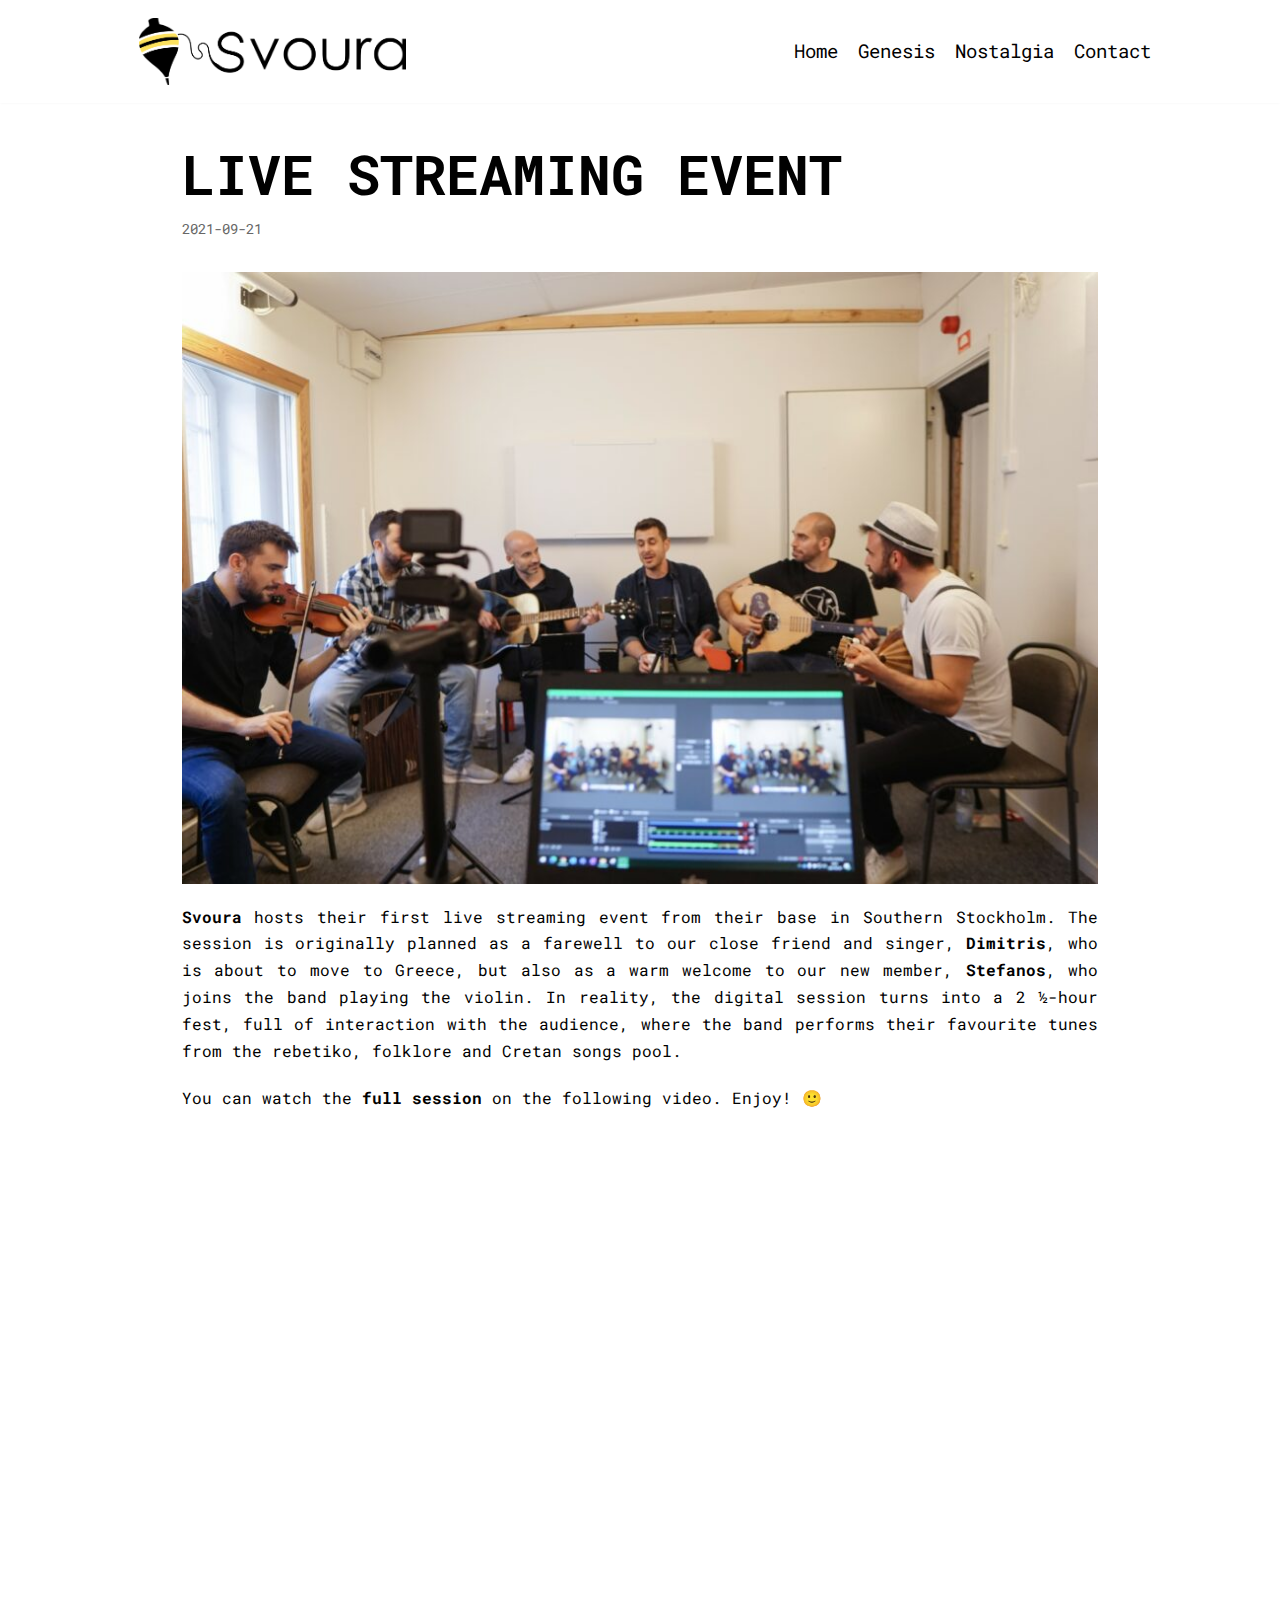
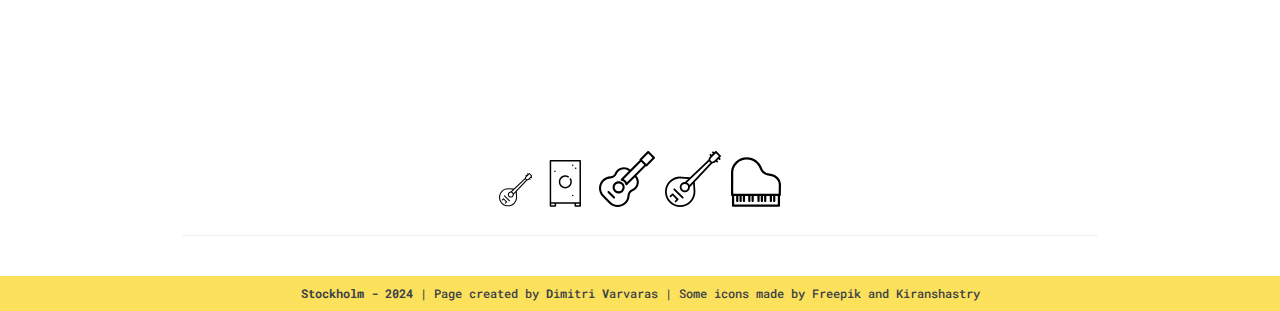
<file: posts/streaming/index.html>
<!DOCTYPE html>
<html lang="en-US">

<head>
    <meta property="og:image" content="https://svoura.se/images/bandphoto.jpg" />
    <meta charset="UTF-8">
    <meta name="viewport" content="width=device-width, initial-scale=1, minimum-scale=1">
    <link rel="profile" href="http://gmpg.org/xfn/11">
    <title>Live Streaming event &#8211; Svoura</title>
    <meta name='robots' content='max-image-preview:large' />
    <link rel='dns-prefetch' href='//fonts.googleapis.com' />
    <link rel="alternate" type="application/rss+xml" title="Svoura &raquo; Feed" href="https://www.svoura.se/feed/" />
    <link rel="alternate" type="application/rss+xml" title="Svoura &raquo; Comments Feed"
        href="https://www.svoura.se/comments/feed/" />
    <script type="text/javascript">
        window._wpemojiSettings = { "baseUrl": "https:\/\/s.w.org\/images\/core\/emoji\/14.0.0\/72x72\/", "ext": ".png", "svgUrl": "https:\/\/s.w.org\/images\/core\/emoji\/14.0.0\/svg\/", "svgExt": ".svg", "source": { "concatemoji": "https:\/\/www.svoura.se\/temporary_svoura\/wp-includes\/js\/wp-emoji-release.min.js?ver=6.3.1" } };
        /*! This file is auto-generated */
        !function (i, n) { var o, s, e; function c(e) { try { var t = { supportTests: e, timestamp: (new Date).valueOf() }; sessionStorage.setItem(o, JSON.stringify(t)) } catch (e) { } } function p(e, t, n) { e.clearRect(0, 0, e.canvas.width, e.canvas.height), e.fillText(t, 0, 0); var t = new Uint32Array(e.getImageData(0, 0, e.canvas.width, e.canvas.height).data), r = (e.clearRect(0, 0, e.canvas.width, e.canvas.height), e.fillText(n, 0, 0), new Uint32Array(e.getImageData(0, 0, e.canvas.width, e.canvas.height).data)); return t.every(function (e, t) { return e === r[t] }) } function u(e, t, n) { switch (t) { case "flag": return n(e, "\ud83c\udff3\ufe0f\u200d\u26a7\ufe0f", "\ud83c\udff3\ufe0f\u200b\u26a7\ufe0f") ? !1 : !n(e, "\ud83c\uddfa\ud83c\uddf3", "\ud83c\uddfa\u200b\ud83c\uddf3") && !n(e, "\ud83c\udff4\udb40\udc67\udb40\udc62\udb40\udc65\udb40\udc6e\udb40\udc67\udb40\udc7f", "\ud83c\udff4\u200b\udb40\udc67\u200b\udb40\udc62\u200b\udb40\udc65\u200b\udb40\udc6e\u200b\udb40\udc67\u200b\udb40\udc7f"); case "emoji": return !n(e, "\ud83e\udef1\ud83c\udffb\u200d\ud83e\udef2\ud83c\udfff", "\ud83e\udef1\ud83c\udffb\u200b\ud83e\udef2\ud83c\udfff") }return !1 } function f(e, t, n) { var r = "undefined" != typeof WorkerGlobalScope && self instanceof WorkerGlobalScope ? new OffscreenCanvas(300, 150) : i.createElement("canvas"), a = r.getContext("2d", { willReadFrequently: !0 }), o = (a.textBaseline = "top", a.font = "600 32px Arial", {}); return e.forEach(function (e) { o[e] = t(a, e, n) }), o } function t(e) { var t = i.createElement("script"); t.src = e, t.defer = !0, i.head.appendChild(t) } "undefined" != typeof Promise && (o = "wpEmojiSettingsSupports", s = ["flag", "emoji"], n.supports = { everything: !0, everythingExceptFlag: !0 }, e = new Promise(function (e) { i.addEventListener("DOMContentLoaded", e, { once: !0 }) }), new Promise(function (t) { var n = function () { try { var e = JSON.parse(sessionStorage.getItem(o)); if ("object" == typeof e && "number" == typeof e.timestamp && (new Date).valueOf() < e.timestamp + 604800 && "object" == typeof e.supportTests) return e.supportTests } catch (e) { } return null }(); if (!n) { if ("undefined" != typeof Worker && "undefined" != typeof OffscreenCanvas && "undefined" != typeof URL && URL.createObjectURL && "undefined" != typeof Blob) try { var e = "postMessage(" + f.toString() + "(" + [JSON.stringify(s), u.toString(), p.toString()].join(",") + "));", r = new Blob([e], { type: "text/javascript" }), a = new Worker(URL.createObjectURL(r), { name: "wpTestEmojiSupports" }); return void (a.onmessage = function (e) { c(n = e.data), a.terminate(), t(n) }) } catch (e) { } c(n = f(s, u, p)) } t(n) }).then(function (e) { for (var t in e) n.supports[t] = e[t], n.supports.everything = n.supports.everything && n.supports[t], "flag" !== t && (n.supports.everythingExceptFlag = n.supports.everythingExceptFlag && n.supports[t]); n.supports.everythingExceptFlag = n.supports.everythingExceptFlag && !n.supports.flag, n.DOMReady = !1, n.readyCallback = function () { n.DOMReady = !0 } }).then(function () { return e }).then(function () { var e; n.supports.everything || (n.readyCallback(), (e = n.source || {}).concatemoji ? t(e.concatemoji) : e.wpemoji && e.twemoji && (t(e.twemoji), t(e.wpemoji))) })) }((window, document), window._wpemojiSettings);
    </script>
    <style type="text/css">
        img.wp-smiley,
        img.emoji {
            display: inline !important;
            border: none !important;
            box-shadow: none !important;
            height: 1em !important;
            width: 1em !important;
            margin: 0 0.07em !important;
            vertical-align: -0.1em !important;
            background: none !important;
            padding: 0 !important;
        }
    </style>
    <link rel='stylesheet' id='wp-block-library-css' href='./css/css-dist-block-library-style.min.css' type='text/css'
        media='all' />
    <style id='classic-theme-styles-inline-css' type='text/css'>
        /*! This file is auto-generated */
        .wp-block-button__link {
            color: #fff;
            background-color: #32373c;
            border-radius: 9999px;
            box-shadow: none;
            text-decoration: none;
            padding: calc(.667em + 2px) calc(1.333em + 2px);
            font-size: 1.125em
        }

        .wp-block-file__button {
            background: #32373c;
            color: #fff;
            text-decoration: none
        }
    </style>
    <style id='global-styles-inline-css' type='text/css'>
        body {
            --wp--preset--color--black: #000000;
            --wp--preset--color--cyan-bluish-gray: #abb8c3;
            --wp--preset--color--white: #ffffff;
            --wp--preset--color--pale-pink: #f78da7;
            --wp--preset--color--vivid-red: #cf2e2e;
            --wp--preset--color--luminous-vivid-orange: #ff6900;
            --wp--preset--color--luminous-vivid-amber: #fcb900;
            --wp--preset--color--light-green-cyan: #7bdcb5;
            --wp--preset--color--vivid-green-cyan: #00d084;
            --wp--preset--color--pale-cyan-blue: #8ed1fc;
            --wp--preset--color--vivid-cyan-blue: #0693e3;
            --wp--preset--color--vivid-purple: #9b51e0;
            --wp--preset--color--neve-button-color: #ffe179;
            --wp--preset--color--neve-text-color: #010101;
            --wp--preset--gradient--vivid-cyan-blue-to-vivid-purple: linear-gradient(135deg, rgba(6, 147, 227, 1) 0%, rgb(155, 81, 224) 100%);
            --wp--preset--gradient--light-green-cyan-to-vivid-green-cyan: linear-gradient(135deg, rgb(122, 220, 180) 0%, rgb(0, 208, 130) 100%);
            --wp--preset--gradient--luminous-vivid-amber-to-luminous-vivid-orange: linear-gradient(135deg, rgba(252, 185, 0, 1) 0%, rgba(255, 105, 0, 1) 100%);
            --wp--preset--gradient--luminous-vivid-orange-to-vivid-red: linear-gradient(135deg, rgba(255, 105, 0, 1) 0%, rgb(207, 46, 46) 100%);
            --wp--preset--gradient--very-light-gray-to-cyan-bluish-gray: linear-gradient(135deg, rgb(238, 238, 238) 0%, rgb(169, 184, 195) 100%);
            --wp--preset--gradient--cool-to-warm-spectrum: linear-gradient(135deg, rgb(74, 234, 220) 0%, rgb(151, 120, 209) 20%, rgb(207, 42, 186) 40%, rgb(238, 44, 130) 60%, rgb(251, 105, 98) 80%, rgb(254, 248, 76) 100%);
            --wp--preset--gradient--blush-light-purple: linear-gradient(135deg, rgb(255, 206, 236) 0%, rgb(152, 150, 240) 100%);
            --wp--preset--gradient--blush-bordeaux: linear-gradient(135deg, rgb(254, 205, 165) 0%, rgb(254, 45, 45) 50%, rgb(107, 0, 62) 100%);
            --wp--preset--gradient--luminous-dusk: linear-gradient(135deg, rgb(255, 203, 112) 0%, rgb(199, 81, 192) 50%, rgb(65, 88, 208) 100%);
            --wp--preset--gradient--pale-ocean: linear-gradient(135deg, rgb(255, 245, 203) 0%, rgb(182, 227, 212) 50%, rgb(51, 167, 181) 100%);
            --wp--preset--gradient--electric-grass: linear-gradient(135deg, rgb(202, 248, 128) 0%, rgb(113, 206, 126) 100%);
            --wp--preset--gradient--midnight: linear-gradient(135deg, rgb(2, 3, 129) 0%, rgb(40, 116, 252) 100%);
            --wp--preset--font-size--small: 13px;
            --wp--preset--font-size--medium: 20px;
            --wp--preset--font-size--large: 36px;
            --wp--preset--font-size--x-large: 42px;
            --wp--preset--spacing--20: 0.44rem;
            --wp--preset--spacing--30: 0.67rem;
            --wp--preset--spacing--40: 1rem;
            --wp--preset--spacing--50: 1.5rem;
            --wp--preset--spacing--60: 2.25rem;
            --wp--preset--spacing--70: 3.38rem;
            --wp--preset--spacing--80: 5.06rem;
            --wp--preset--shadow--natural: 6px 6px 9px rgba(0, 0, 0, 0.2);
            --wp--preset--shadow--deep: 12px 12px 50px rgba(0, 0, 0, 0.4);
            --wp--preset--shadow--sharp: 6px 6px 0px rgba(0, 0, 0, 0.2);
            --wp--preset--shadow--outlined: 6px 6px 0px -3px rgba(255, 255, 255, 1), 6px 6px rgba(0, 0, 0, 1);
            --wp--preset--shadow--crisp: 6px 6px 0px rgba(0, 0, 0, 1);
        }

        :where(.is-layout-flex) {
            gap: 0.5em;
        }

        :where(.is-layout-grid) {
            gap: 0.5em;
        }

        body .is-layout-flow>.alignleft {
            float: left;
            margin-inline-start: 0;
            margin-inline-end: 2em;
        }

        body .is-layout-flow>.alignright {
            float: right;
            margin-inline-start: 2em;
            margin-inline-end: 0;
        }

        body .is-layout-flow>.aligncenter {
            margin-left: auto !important;
            margin-right: auto !important;
        }

        body .is-layout-constrained>.alignleft {
            float: left;
            margin-inline-start: 0;
            margin-inline-end: 2em;
        }

        body .is-layout-constrained>.alignright {
            float: right;
            margin-inline-start: 2em;
            margin-inline-end: 0;
        }

        body .is-layout-constrained>.aligncenter {
            margin-left: auto !important;
            margin-right: auto !important;
        }

        body .is-layout-constrained> :where(:not(.alignleft):not(.alignright):not(.alignfull)) {
            max-width: var(--wp--style--global--content-size);
            margin-left: auto !important;
            margin-right: auto !important;
        }

        body .is-layout-constrained>.alignwide {
            max-width: var(--wp--style--global--wide-size);
        }

        body .is-layout-flex {
            display: flex;
        }

        body .is-layout-flex {
            flex-wrap: wrap;
            align-items: center;
        }

        body .is-layout-flex>* {
            margin: 0;
        }

        body .is-layout-grid {
            display: grid;
        }

        body .is-layout-grid>* {
            margin: 0;
        }

        :where(.wp-block-columns.is-layout-flex) {
            gap: 2em;
        }

        :where(.wp-block-columns.is-layout-grid) {
            gap: 2em;
        }

        :where(.wp-block-post-template.is-layout-flex) {
            gap: 1.25em;
        }

        :where(.wp-block-post-template.is-layout-grid) {
            gap: 1.25em;
        }

        .has-black-color {
            color: var(--wp--preset--color--black) !important;
        }

        .has-cyan-bluish-gray-color {
            color: var(--wp--preset--color--cyan-bluish-gray) !important;
        }

        .has-white-color {
            color: var(--wp--preset--color--white) !important;
        }

        .has-pale-pink-color {
            color: var(--wp--preset--color--pale-pink) !important;
        }

        .has-vivid-red-color {
            color: var(--wp--preset--color--vivid-red) !important;
        }

        .has-luminous-vivid-orange-color {
            color: var(--wp--preset--color--luminous-vivid-orange) !important;
        }

        .has-luminous-vivid-amber-color {
            color: var(--wp--preset--color--luminous-vivid-amber) !important;
        }

        .has-light-green-cyan-color {
            color: var(--wp--preset--color--light-green-cyan) !important;
        }

        .has-vivid-green-cyan-color {
            color: var(--wp--preset--color--vivid-green-cyan) !important;
        }

        .has-pale-cyan-blue-color {
            color: var(--wp--preset--color--pale-cyan-blue) !important;
        }

        .has-vivid-cyan-blue-color {
            color: var(--wp--preset--color--vivid-cyan-blue) !important;
        }

        .has-vivid-purple-color {
            color: var(--wp--preset--color--vivid-purple) !important;
        }

        .has-black-background-color {
            background-color: var(--wp--preset--color--black) !important;
        }

        .has-cyan-bluish-gray-background-color {
            background-color: var(--wp--preset--color--cyan-bluish-gray) !important;
        }

        .has-white-background-color {
            background-color: var(--wp--preset--color--white) !important;
        }

        .has-pale-pink-background-color {
            background-color: var(--wp--preset--color--pale-pink) !important;
        }

        .has-vivid-red-background-color {
            background-color: var(--wp--preset--color--vivid-red) !important;
        }

        .has-luminous-vivid-orange-background-color {
            background-color: var(--wp--preset--color--luminous-vivid-orange) !important;
        }

        .has-luminous-vivid-amber-background-color {
            background-color: var(--wp--preset--color--luminous-vivid-amber) !important;
        }

        .has-light-green-cyan-background-color {
            background-color: var(--wp--preset--color--light-green-cyan) !important;
        }

        .has-vivid-green-cyan-background-color {
            background-color: var(--wp--preset--color--vivid-green-cyan) !important;
        }

        .has-pale-cyan-blue-background-color {
            background-color: var(--wp--preset--color--pale-cyan-blue) !important;
        }

        .has-vivid-cyan-blue-background-color {
            background-color: var(--wp--preset--color--vivid-cyan-blue) !important;
        }

        .has-vivid-purple-background-color {
            background-color: var(--wp--preset--color--vivid-purple) !important;
        }

        .has-black-border-color {
            border-color: var(--wp--preset--color--black) !important;
        }

        .has-cyan-bluish-gray-border-color {
            border-color: var(--wp--preset--color--cyan-bluish-gray) !important;
        }

        .has-white-border-color {
            border-color: var(--wp--preset--color--white) !important;
        }

        .has-pale-pink-border-color {
            border-color: var(--wp--preset--color--pale-pink) !important;
        }

        .has-vivid-red-border-color {
            border-color: var(--wp--preset--color--vivid-red) !important;
        }

        .has-luminous-vivid-orange-border-color {
            border-color: var(--wp--preset--color--luminous-vivid-orange) !important;
        }

        .has-luminous-vivid-amber-border-color {
            border-color: var(--wp--preset--color--luminous-vivid-amber) !important;
        }

        .has-light-green-cyan-border-color {
            border-color: var(--wp--preset--color--light-green-cyan) !important;
        }

        .has-vivid-green-cyan-border-color {
            border-color: var(--wp--preset--color--vivid-green-cyan) !important;
        }

        .has-pale-cyan-blue-border-color {
            border-color: var(--wp--preset--color--pale-cyan-blue) !important;
        }

        .has-vivid-cyan-blue-border-color {
            border-color: var(--wp--preset--color--vivid-cyan-blue) !important;
        }

        .has-vivid-purple-border-color {
            border-color: var(--wp--preset--color--vivid-purple) !important;
        }

        .has-vivid-cyan-blue-to-vivid-purple-gradient-background {
            background: var(--wp--preset--gradient--vivid-cyan-blue-to-vivid-purple) !important;
        }

        .has-light-green-cyan-to-vivid-green-cyan-gradient-background {
            background: var(--wp--preset--gradient--light-green-cyan-to-vivid-green-cyan) !important;
        }

        .has-luminous-vivid-amber-to-luminous-vivid-orange-gradient-background {
            background: var(--wp--preset--gradient--luminous-vivid-amber-to-luminous-vivid-orange) !important;
        }

        .has-luminous-vivid-orange-to-vivid-red-gradient-background {
            background: var(--wp--preset--gradient--luminous-vivid-orange-to-vivid-red) !important;
        }

        .has-very-light-gray-to-cyan-bluish-gray-gradient-background {
            background: var(--wp--preset--gradient--very-light-gray-to-cyan-bluish-gray) !important;
        }

        .has-cool-to-warm-spectrum-gradient-background {
            background: var(--wp--preset--gradient--cool-to-warm-spectrum) !important;
        }

        .has-blush-light-purple-gradient-background {
            background: var(--wp--preset--gradient--blush-light-purple) !important;
        }

        .has-blush-bordeaux-gradient-background {
            background: var(--wp--preset--gradient--blush-bordeaux) !important;
        }

        .has-luminous-dusk-gradient-background {
            background: var(--wp--preset--gradient--luminous-dusk) !important;
        }

        .has-pale-ocean-gradient-background {
            background: var(--wp--preset--gradient--pale-ocean) !important;
        }

        .has-electric-grass-gradient-background {
            background: var(--wp--preset--gradient--electric-grass) !important;
        }

        .has-midnight-gradient-background {
            background: var(--wp--preset--gradient--midnight) !important;
        }

        .has-small-font-size {
            font-size: var(--wp--preset--font-size--small) !important;
        }

        .has-medium-font-size {
            font-size: var(--wp--preset--font-size--medium) !important;
        }

        .has-large-font-size {
            font-size: var(--wp--preset--font-size--large) !important;
        }

        .has-x-large-font-size {
            font-size: var(--wp--preset--font-size--x-large) !important;
        }

        .wp-block-navigation a:where(:not(.wp-element-button)) {
            color: inherit;
        }

        :where(.wp-block-post-template.is-layout-flex) {
            gap: 1.25em;
        }

        :where(.wp-block-post-template.is-layout-grid) {
            gap: 1.25em;
        }

        :where(.wp-block-columns.is-layout-flex) {
            gap: 2em;
        }

        :where(.wp-block-columns.is-layout-grid) {
            gap: 2em;
        }

        .wp-block-pullquote {
            font-size: 1.5em;
            line-height: 1.6;
        }
    </style>
    <link rel='stylesheet' id='neve-style-css' href='./css/themes-neve-style.min.css' type='text/css' media='all' />
    <style id='neve-style-inline-css' type='text/css'>
        body,
        .site-title {
            font-size: 15px;
        }

        body,
        .site-title {
            font-family: "Roboto Mono";
            font-weight: 400;
        }

        h1:not(.site-title),
        .single h1.entry-title {
            font-size: 30px;
        }

        h1:not(.site-title),
        .single h1.entry-title {
            font-weight: 900;
        }

        h1:not(.site-title),
        .single h1.entry-title {
            text-transform: uppercase;
        }

        h1:not(.site-title),
        .single h1.entry-title {
            line-height: 1.6;
        }

        h2 {
            font-size: 25px;
        }

        h2 {
            font-weight: 900;
        }

        h2 {
            text-transform: uppercase;
        }

        h2 {
            line-height: 1.6;
        }

        h3 {
            font-size: 18px;
        }

        h3 {
            font-weight: 900;
        }

        h3 {
            text-transform: uppercase;
        }

        h3 {
            line-height: 1.6;
        }

        h4 {
            font-size: 16px;
        }

        h4 {
            font-weight: 900;
        }

        h4 {
            text-transform: uppercase;
        }

        h4 {
            line-height: 1.6;
        }

        h5 {
            font-size: 14px;
        }

        h5 {
            font-weight: 900;
        }

        h5 {
            text-transform: uppercase;
        }

        h5 {
            line-height: 1.6;
        }

        h6 {
            font-size: 12px;
        }

        h6 {
            font-weight: 900;
        }

        h6 {
            text-transform: uppercase;
        }

        h6 {
            line-height: 1.6;
        }

        h1,
        .single h1.entry-title,
        h2,
        h3,
        h4,
        h5,
        h6 {
            font-family: "Roboto Mono";
        }

        .container {
            max-width: 748px;
        }

        a {
            color: #000000;
        }

        .nv-loader {
            border-color: #000000;
        }

        a:hover,
        a:focus {
            color: #000000;
        }

        body,
        .entry-title a,
        .entry-title a:hover,
        .entry-title a:focus {
            color: #010101;
        }

        .has-white-background-color {
            background-color: #ffffff !important;
        }

        .has-white-color {
            color: #ffffff !important;
        }

        .has-black-background-color {
            background-color: #000000 !important;
        }

        .has-black-color {
            color: #000000 !important;
        }

        .has-neve-button-color-background-color {
            background-color: #ffe179 !important;
        }

        .has-neve-button-color-color {
            color: #ffe179 !important;
        }

        .has-neve-link-color-background-color {
            background-color: #000000 !important;
        }

        .has-neve-link-color-color {
            color: #000000 !important;
        }

        .has-neve-link-hover-color-background-color {
            background-color: #000000 !important;
        }

        .has-neve-link-hover-color-color {
            color: #000000 !important;
        }

        .has-neve-text-color-background-color {
            background-color: #010101 !important;
        }

        .has-neve-text-color-color {
            color: #010101 !important;
        }

        .nv-tags-list a {
            color: #ffe179;
        }

        .nv-tags-list a {
            border-color: #ffe179;
        }

        .button.button-primary,
        button,
        input[type=button],
        .btn,
        input[type="submit"],
        /* Buttons in navigation */
        ul[id^="nv-primary-navigation"] li.button.button-primary>a,
        .menu li.button.button-primary>a {
            background-color: #ffe179;
        }

        .button.button-primary,
        button,
        input[type=button],
        .btn,
        input[type="submit"],
        /* Buttons in navigation */
        ul[id^="nv-primary-navigation"] li.button.button-primary>a,
        .menu li.button.button-primary>a {
            color: #010101;
        }

        .nv-tags-list a:hover {
            border-color: #010101;
        }

        .button.button-primary:hover,
        .nv-tags-list a:hover,
        ul[id^="nv-primary-navigation"] li.button.button-primary>a:hover,
        .menu li.button.button-primary>a:hover {
            background-color: #010101;
        }

        .button.button-primary:hover,
        .nv-tags-list a:hover,
        ul[id^="nv-primary-navigation"] li.button.button-primary>a:hover,
        .menu li.button.button-primary>a:hover {
            color: #ffffff;
        }

        .button.button-primary,
        button,
        input[type=button],
        .btn,
        input[type="submit"]:not(.search-submit),
        /* Buttons in navigation */
        ul[id^="nv-primary-navigation"] li.button.button-primary>a,
        .menu li.button.button-primary>a {
            border-radius: 3px;
        }

        .button.button-secondary,
        #comments input[type="submit"],
        .cart-off-canvas .button.nv-close-cart-sidebar {
            color: #010101;
        }

        .button.button-secondary,
        #comments input[type="submit"],
        .cart-off-canvas .button.nv-close-cart-sidebar {
            border-color: #010101;
        }

        .button.button-secondary:hover,
        #comments input[type="submit"]:hover {
            color: #010101;
        }

        .button.button-secondary:hover,
        #comments input[type="submit"]:hover {
            border-color: #010101;
        }

        .button.button-secondary,
        #comments input[type="submit"] {
            border-radius: 3px;
        }

        .button.button-secondary,
        #comments input[type="submit"] {
            border: 1px solid;
            border-style: solid;
            border-top-width: 1px;
            border-right-width: 1px;
            border-bottom-width: 1px;
            border-left-width: 1px;
        }

        @media(min-width: 576px) {

            body,
            .site-title {
                font-size: 16px;
            }

            h1:not(.site-title),
            .single h1.entry-title {
                font-size: 40px;
            }

            h1:not(.site-title),
            .single h1.entry-title {
                line-height: 1.6;
            }

            h2 {
                font-size: 30px;
            }

            h2 {
                line-height: 1.6;
            }

            h3 {
                font-size: 20px;
            }

            h3 {
                line-height: 1.6;
            }

            h4 {
                font-size: 16px;
            }

            h4 {
                line-height: 1.6;
            }

            h5 {
                font-size: 14px;
            }

            h5 {
                line-height: 1.6;
            }

            h6 {
                font-size: 12px;
            }

            h6 {
                line-height: 1.6;
            }

            .container {
                max-width: 992px;
            }
        }

        @media(min-width: 960px) {

            body,
            .site-title {
                font-size: 16px;
            }

            h1:not(.site-title),
            .single h1.entry-title {
                font-size: 55px;
            }

            h1:not(.site-title),
            .single h1.entry-title {
                line-height: 1.5;
            }

            h2 {
                font-size: 35px;
            }

            h2 {
                line-height: 1.5;
            }

            h3 {
                font-size: 20px;
            }

            h3 {
                line-height: 1.5;
            }

            h4 {
                font-size: 16px;
            }

            h4 {
                line-height: 1.5;
            }

            h5 {
                font-size: 14px;
            }

            h5 {
                line-height: 1.5;
            }

            h6 {
                font-size: 12px;
            }

            h6 {
                line-height: 1.5;
            }

            .container {
                max-width: 1052px;
            }

            #content .container .col,
            #content .container-fluid .col {
                max-width: 90%;
            }

            .nv-sidebar-wrap,
            .nv-sidebar-wrap.shop-sidebar {
                max-width: 10%;
            }

            .caret-wrap {
                border-color: transparent;
            }
        }

        @media (max-width: 576px) {
            .header-main-inner {
                height: auto;
            }

            .builder-item--logo .site-logo img {
                max-width: 200px;
            }

            .builder-item--logo .site-logo {
                padding-top: 10px;
                padding-right: 0px;
                padding-bottom: 10px;
                padding-left: 0px;
            }

            .builder-item--logo {
                margin-top: 0px;
                margin-right: 0px;
                margin-bottom: 0px;
                margin-left: 0px;
            }

            .builder-item--nav-icon .navbar-toggle {
                padding-top: 17px;
                padding-right: 17px;
                padding-bottom: 17px;
                padding-left: 17px;
            }

            .builder-item--nav-icon {
                margin-top: 0px;
                margin-right: 0px;
                margin-bottom: 0px;
                margin-left: 0px;
            }

            .builder-item--primary-menu li>a {
                font-size: 1.3em;
                line-height: 1.6em;
                letter-spacing: 0px;
            }

            .builder-item--primary-menu li>a svg {
                height: 1.3em;
                width: 1.3em;
            }

            .builder-item--primary-menu {
                padding-top: 0px;
                padding-right: 0px;
                padding-bottom: 0px;
                padding-left: 0px;
                margin-top: 0px;
                margin-right: 0px;
                margin-bottom: 0px;
                margin-left: 0px;
            }

            .builder-item--footer_copyright {
                font-size: 1em;
                line-height: 1.6;
                letter-spacing: 0px;
                padding-top: 0px;
                padding-right: 0px;
                padding-bottom: 0px;
                padding-left: 0px;
                margin-top: 0px;
                margin-right: 0px;
                margin-bottom: 0px;
                margin-left: 0px;
            }

            .builder-item--footer_copyright svg {
                height: 1em;
                width: 1em;
            }
        }

        @media (min-width: 576px) {
            .header-main-inner {
                height: auto;
            }

            .builder-item--logo .site-logo img {
                max-width: 107px;
            }

            .builder-item--logo .site-logo {
                padding-top: 10px;
                padding-right: 0px;
                padding-bottom: 10px;
                padding-left: 0px;
            }

            .builder-item--logo {
                margin-top: 0px;
                margin-right: 0px;
                margin-bottom: 0px;
                margin-left: 0px;
            }

            .builder-item--nav-icon .navbar-toggle {
                padding-top: 10px;
                padding-right: 15px;
                padding-bottom: 10px;
                padding-left: 15px;
            }

            .builder-item--nav-icon {
                margin-top: 0px;
                margin-right: 0px;
                margin-bottom: 0px;
                margin-left: 0px;
            }

            .builder-item--primary-menu li>a {
                font-size: 1.2em;
                line-height: 1.6em;
                letter-spacing: 0px;
            }

            .builder-item--primary-menu li>a svg {
                height: 1.2em;
                width: 1.2em;
            }

            .builder-item--primary-menu {
                padding-top: 0px;
                padding-right: 0px;
                padding-bottom: 0px;
                padding-left: 0px;
                margin-top: 0px;
                margin-right: 0px;
                margin-bottom: 0px;
                margin-left: 0px;
            }

            .builder-item--footer_copyright {
                font-size: 1em;
                line-height: 1.6;
                letter-spacing: 0px;
                padding-top: 0px;
                padding-right: 0px;
                padding-bottom: 0px;
                padding-left: 0px;
                margin-top: 0px;
                margin-right: 0px;
                margin-bottom: 0px;
                margin-left: 0px;
            }

            .builder-item--footer_copyright svg {
                height: 1em;
                width: 1em;
            }
        }

        @media (min-width: 961px) {
            .header-main-inner {
                height: auto;
            }

            .builder-item--logo .site-logo img {
                max-width: 267px;
            }

            .builder-item--logo .site-logo {
                padding-top: 010px;
                padding-right: 0px;
                padding-bottom: 010px;
                padding-left: 10px;
            }

            .builder-item--logo {
                margin-top: 0px;
                margin-right: 0px;
                margin-bottom: 0px;
                margin-left: 0px;
            }

            .builder-item--nav-icon .navbar-toggle {
                padding-top: 10px;
                padding-right: 15px;
                padding-bottom: 0px;
                padding-left: 15px;
            }

            .builder-item--nav-icon {
                margin-top: 0px;
                margin-right: 0px;
                margin-bottom: 0px;
                margin-left: 0px;
            }

            .builder-item--primary-menu li>a {
                font-size: 1.2em;
                line-height: 1.6em;
                letter-spacing: 0px;
            }

            .builder-item--primary-menu li>a svg {
                height: 1.2em;
                width: 1.2em;
            }

            .builder-item--primary-menu {
                padding-top: 0px;
                padding-right: 0px;
                padding-bottom: 0px;
                padding-left: 0px;
                margin-top: 0px;
                margin-right: 0px;
                margin-bottom: 0px;
                margin-left: 0px;
            }

            .builder-item--footer_copyright {
                font-size: 1em;
                line-height: 1.6;
                letter-spacing: 0px;
                padding-top: 0px;
                padding-right: 0px;
                padding-bottom: 0px;
                padding-left: 0px;
                margin-top: 0px;
                margin-right: 0px;
                margin-bottom: 0px;
                margin-left: 0px;
            }

            .builder-item--footer_copyright svg {
                height: 1em;
                width: 1em;
            }
        }

        .hfg_header .header-main-inner,
        .hfg_header .header-main-inner.dark-mode,
        .hfg_header .header-main-inner.light-mode {}

        .hfg_header .header-menu-sidebar .header-menu-sidebar-bg,
        .hfg_header .header-menu-sidebar .header-menu-sidebar-bg.dark-mode,
        .hfg_header .header-menu-sidebar .header-menu-sidebar-bg.light-mode {}

        .builder-item--nav-icon .navbar-toggle {
            border-top-left-radius: 03px;
            border-top-right-radius: 03px;
            border-bottom-left-radius: 03px;
            border-bottom-right-radius: 03px;
            border-style: solid;
            border-top-width: 02px;
            border-right-width: 02px;
            border-bottom-width: 02px;
            border-left-width: 02px;
        }

        .header-menu-sidebar .close-sidebar-panel .navbar-toggle {
            border-top-left-radius: 03px;
            border-top-right-radius: 03px;
            border-bottom-right-radius: 03px;
            border-bottom-left-radius: 03px;
        }

        .builder-item--primary-menu .nav-menu-primary>.primary-menu-ul li:not(.woocommerce-mini-cart-item)>a {
            color: #010101;
        }

        .builder-item--primary-menu .nav-menu-primary>.primary-menu-ul li>.amp-caret-wrap svg {
            fill: #010101;
        }

        .builder-item--primary-menu .nav-menu-primary>.primary-menu-ul li:not(.woocommerce-mini-cart-item)>a:after {
            background-color: #010101;
        }

        .builder-item--primary-menu .nav-menu-primary>.primary-menu-ul li:not(.woocommerce-mini-cart-item):hover>a {
            color: #010101;
        }

        .builder-item--primary-menu .nav-menu-primary>.primary-menu-ul li:hover>.amp-caret-wrap svg {
            fill: #010101;
        }

        .builder-item--primary-menu .nav-menu-primary>.primary-menu-ul li.current-menu-item>a {
            color: #010101;
        }

        .builder-item--primary-menu .nav-menu-primary>.primary-menu-ul li.current-menu-item>.amp-caret-wrap svg {
            fill: #010101;
        }

        @media (min-width: 961px) {
            .header--row .hfg-item-right .builder-item--primary-menu .primary-menu-ul>li:not(:first-child) {
                margin-left: 20px;
            }

            .header--row .hfg-item-center .builder-item--primary-menu .primary-menu-ul>li:not(:last-child),
            .header--row .hfg-item-left .builder-item--primary-menu .primary-menu-ul>li:not(:last-child) {
                margin-right: 20px;
            }

            .builder-item--primary-menu .style-full-height .primary-menu-ul>li:not(.menu-item-nav-search):not(.menu-item-nav-cart)>a:after {
                left: -10px;
                right: -10px;
            }

            .builder-item--primary-menu .style-full-height .primary-menu-ul:not(#nv-primary-navigation-sidebar)>li:not(.menu-item-nav-search):not(.menu-item-nav-cart):hover>a:after {
                width: calc(100% + 20px) !important;
                ;
            }
        }

        .builder-item--primary-menu .primary-menu-ul>li>a {
            height: 25px;
        }

        .builder-item--primary-menu li>a {
            font-family: Roboto Mono;
            font-weight: 400;
            text-transform: none;
        }

        .footer-bottom-inner,
        .footer-bottom-inner.dark-mode,
        .footer-bottom-inner.light-mode {
            background-color: #fce15d;
        }

        .builder-item--footer_copyright {
            font-weight: 500;
            text-transform: none;
        }
    </style>
    <link rel='stylesheet' id='elementor-icons-css'
        href='./css/plugins-elementor-assets-lib-eicons-css-elementor-icons.min.css' type='text/css' media='all' />
    <link rel='stylesheet' id='elementor-frontend-legacy-css'
        href='./css/plugins-elementor-assets-css-frontend-legacy.min.css' type='text/css' media='all' />
    <link rel='stylesheet' id='elementor-frontend-css' href='./css/plugins-elementor-assets-css-frontend.min.css'
        type='text/css' media='all' />
    <link rel='stylesheet' id='elementor-post-81-css' href='./css/uploads-elementor-css-post-81.css' type='text/css'
        media='all' />
    <link rel='stylesheet' id='neve-google-font-roboto-mono-css'
        href='//fonts.googleapis.com/css?family=Roboto+Mono%3A400%2C900&#038;ver=6.3.1' type='text/css' media='all' />
    <link rel='stylesheet' id='google-fonts-1-css'
        href='https://fonts.googleapis.com/css?family=Roboto%3A100%2C100italic%2C200%2C200italic%2C300%2C300italic%2C400%2C400italic%2C500%2C500italic%2C600%2C600italic%2C700%2C700italic%2C800%2C800italic%2C900%2C900italic%7CRoboto+Slab%3A100%2C100italic%2C200%2C200italic%2C300%2C300italic%2C400%2C400italic%2C500%2C500italic%2C600%2C600italic%2C700%2C700italic%2C800%2C800italic%2C900%2C900italic&#038;display=auto&#038;ver=6.3.1'
        type='text/css' media='all' />
    <script>
        /* <![CDATA[ */
        var rcewpp = {
            "ajax_url": "https://www.svoura.se/temporary_svoura/wp-admin/admin-ajax.php",
            "nonce": "42236ec911",
            "home_url": "https://www.svoura.se/",
            "settings_icon": 'https://www.svoura.se/temporary_svoura/wp-content/plugins/export-wp-page-to-static-html/admin/images/settings.png',
            "settings_hover_icon": 'https://www.svoura.se/temporary_svoura/wp-content/plugins/export-wp-page-to-static-html/admin/images/settings_hover.png'
        };
        /* ]]\> */
    </script>
    <link rel="https://api.w.org/" href="https://www.svoura.se/wp-json/" />
    <link rel="alternate" type="application/json" href="https://www.svoura.se/wp-json/wp/v2/posts/695" />
    <link rel="EditURI" type="application/rsd+xml" title="RSD"
        href="https://www.svoura.se/temporary_svoura/xmlrpc.php?rsd" />
    <meta name="generator" content="WordPress 6.3.1" />
    <link rel="canonical" href="https://www.svoura.se/svoura-first-live-streaming/" />
    <link rel='shortlink' href='https://www.svoura.se/?p=695' />
    <link rel="alternate" type="application/json+oembed"
        href="https://www.svoura.se/wp-json/oembed/1.0/embed?url=https%3A%2F%2Fwww.svoura.se%2Fsvoura-first-live-streaming%2F" />
    <link rel="alternate" type="text/xml+oembed"
        href="https://www.svoura.se/wp-json/oembed/1.0/embed?url=https%3A%2F%2Fwww.svoura.se%2Fsvoura-first-live-streaming%2F&#038;format=xml" />
    <!-- Enter your scripts here -->
    <style type="text/css">
        .recentcomments a {
            display: inline !important;
            padding: 0 !important;
            margin: 0 !important;
        }
    </style>
    <link rel="icon" href="./images/cropped-cropped-svoura-v2-bitmap-32x32.png" sizes="32x32" />
    <link rel="icon" href="./images/cropped-cropped-svoura-v2-bitmap-192x192.png" sizes="192x192" />
    <link rel="apple-touch-icon" href="./images/cropped-cropped-svoura-v2-bitmap-180x180.png" />
    <meta name="msapplication-TileImage"
        content="https://www.svoura.se/temporary_svoura/wp-content/uploads/2022/03/cropped-cropped-svoura-v2-bitmap-270x270.png" />
</head>

<body
    class="post-template-default single single-post postid-695 single-format-standard wp-custom-logo nv-sidebar-full-width menu_sidebar_slide_left elementor-default elementor-kit-81 elementor-page elementor-page-695"
    id="neve_body">
    <div class="wrapper">
        <header class="header" role="banner"> <a class="neve-skip-link show-on-focus" href="#content" tabindex="0"> Skip
                to content </a>
            <div id="header-grid" class="hfg_header site-header">
                <nav class="header--row header-main hide-on-mobile hide-on-tablet layout-full-contained nv-navbar header--row"
                    data-row-id="main" data-show-on="desktop">
                    <div class="header--row-inner header-main-inner light-mode">
                        <div class="container">
                            <div class="row row--wrapper" data-section="hfg_header_layout_main">
                                <div class="builder-item hfg-item-first col-4 col-md-4 col-sm-4 hfg-item-left">
                                    <div class="item--inner builder-item--logo" data-section="title_tagline"
                                        data-item-id="logo">
                                        <div class="site-logo"> <a class="brand" href="../../index.html" title="Svoura"
                                                aria-label="Svoura"><img
                                                    src="./images/uploads-2020-07-cropped-svoura-v2-central-v2.png"
                                                    alt=""></a></div>
                                    </div>
                                </div>
                                <div class="builder-item hfg-item-last col-8 col-md-8 col-sm-8 hfg-item-right">
                                    <div class="item--inner builder-item--primary-menu has_menu"
                                        data-section="header_menu_primary" data-item-id="primary-menu">
                                        <div class="nv-nav-wrap">
                                            <div role="navigation" class="style-border-bottom nav-menu-primary"
                                                aria-label="Primary Menu">
                                                <ul id="nv-primary-navigation-main" class="primary-menu-ul">
                                                    <li id="menu-item-76"
                                                        class="menu-item menu-item-type-post_type menu-item-object-page menu-item-home menu-item-76">
                                                        <a href="../../index.html">Home</a></li>
                                                    <li id="menu-item-75"
                                                        class="menu-item menu-item-type-post_type menu-item-object-page menu-item-75">
                                                        <a href="../../our-story.html">Genesis</a></li>
                                                    <li id="menu-item-390"
                                                        class="menu-item menu-item-type-post_type menu-item-object-page menu-item-390">
                                                        <a href="../../news.html">Nostalgia</a></li>
                                                    <li id="menu-item-72"
                                                        class="menu-item menu-item-type-post_type menu-item-object-page menu-item-72">
                                                        <a href="../../contact-us.html">Contact</a></li>
                                                </ul>
                                            </div>
                                        </div>
                                    </div>
                                </div>
                            </div>
                        </div>
                    </div>
                </nav>
                <nav class="header--row header-main hide-on-desktop layout-full-contained nv-navbar header--row"
                    data-row-id="main" data-show-on="mobile">
                    <div class="header--row-inner header-main-inner light-mode">
                        <div class="container">
                            <div class="row row--wrapper" data-section="hfg_header_layout_main">
                                <div class="builder-item hfg-item-first col-8 col-md-8 col-sm-8 hfg-item-left">
                                    <div class="item--inner builder-item--logo" data-section="title_tagline"
                                        data-item-id="logo">
                                        <div class="site-logo"> <a class="brand" href="../../index.html" title="Svoura"
                                                aria-label="Svoura"><img
                                                    src="./images/uploads-2020-07-cropped-svoura-v2-central-v2.png"
                                                    alt=""></a></div>
                                    </div>
                                </div>
                                <div class="builder-item hfg-item-last col-4 col-md-4 col-sm-4 hfg-item-right">
                                    <div class="item--inner builder-item--nav-icon" data-section="header_menu_icon"
                                        data-item-id="nav-icon">
                                        <div class="menu-mobile-toggle item-button navbar-toggle-wrapper"> <button
                                                class="navbar-toggle" aria-label=" 			Navigation Menu			">
                                                <div class="bars"> <span class="icon-bar"></span> <span
                                                        class="icon-bar"></span> <span class="icon-bar"></span> </div>
                                                <span class="screen-reader-text">Toggle Navigation</span>
                                            </button> </div> <!--.navbar-toggle-wrapper-->
                                    </div>
                                </div>
                            </div>
                        </div>
                    </div>
                </nav>
                <div id="header-menu-sidebar" class="header-menu-sidebar menu-sidebar-panel light-mode slide_left">
                    <div id="header-menu-sidebar-bg" class="header-menu-sidebar-bg">
                        <div class="close-sidebar-panel navbar-toggle-wrapper"> <button class="navbar-toggle active"
                                aria-label=" 				Navigation Menu				">
                                <div class="bars"> <span class="icon-bar"></span> <span class="icon-bar"></span> <span
                                        class="icon-bar"></span> </div> <span class="screen-reader-text"> Toggle
                                    Navigation </span>
                            </button> </div>
                        <div id="header-menu-sidebar-inner" class="header-menu-sidebar-inner">
                            <div
                                class="builder-item hfg-item-last hfg-item-first col-12 col-md-12 col-sm-12 hfg-item-right">
                                <div class="item--inner builder-item--primary-menu has_menu"
                                    data-section="header_menu_primary" data-item-id="primary-menu">
                                    <div class="nv-nav-wrap">
                                        <div role="navigation" class="style-border-bottom nav-menu-primary"
                                            aria-label="Primary Menu">
                                            <ul id="nv-primary-navigation-sidebar" class="primary-menu-ul">
                                                <li
                                                    class="menu-item menu-item-type-post_type menu-item-object-page menu-item-home menu-item-76">
                                                    <a href="https://www.svoura.se/">Home</a></li>
                                                <li
                                                    class="menu-item menu-item-type-post_type menu-item-object-page menu-item-75">
                                                    <a href="https://www.svoura.se/our-story/">Genesis</a></li>
                                                <li
                                                    class="menu-item menu-item-type-post_type menu-item-object-page menu-item-390">
                                                    <a href="https://www.svoura.se/news/">Nostalgia</a></li>
                                                <li
                                                    class="menu-item menu-item-type-post_type menu-item-object-page menu-item-72">
                                                    <a href="https://www.svoura.se/contact-us/">Contact</a></li>
                                            </ul>
                                        </div>
                                    </div>
                                </div>
                            </div>
                        </div>
                    </div>
                </div>
                <div class="header-menu-sidebar-overlay"></div>
            </div>
        </header>
        <main id="content" class="neve-main" role="main">
            <div class="container single-post-container">
                <div class="row">
                    <article id="post-695"
                        class="nv-single-post-wrap col post-695 post type-post status-publish format-standard has-post-thumbnail hentry category-uncategorized">
                        <div class="entry-header">
                            <div class="nv-title-meta-wrap">
                                <h1 class="title entry-title">Live Streaming event</h1>
                                <ul class="nv-meta-list"></span></li>
                                    <li class="meta date posted-on"><time class="entry-date published"
                                            datetime="2021-09-21T10:21:32+02:00"
                                            content="2021-09-21">2021-09-21</time><time class="updated"
                                            datetime="2022-04-25T15:23:55+02:00">2022-04-25</time></li>
                                </ul>
                            </div>
                        </div>
                        <div class="nv-thumb-wrap"><img width="930" height="620"
                                src="./images/uploads-2021-09-DSC08859-930x620.jpg"
                                class="attachment-neve-blog size-neve-blog wp-post-image" alt="" decoding="async"
                                fetchpriority="high"
                                srcset="./images/uploads-2021-09-DSC08859-930x620.jpg 930w, ./images/uploads-2021-09-DSC08859-300x200.jpg 300w, ./images/uploads-2021-09-DSC08859-1024x683.jpg 1024w, ./images/uploads-2021-09-DSC08859-768x512.jpg 768w, ./images/uploads-2021-09-DSC08859-1536x1024.jpg 1536w, ./images/uploads-2021-09-DSC08859-2048x1365.jpg 2048w"
                                sizes="(max-width: 930px) 100vw, 930px" /></div>
                        <div class="nv-content-wrap entry-content">
                            <p style="text-align: justify;"><strong>Svoura </strong>hosts their first live streaming event from their base in
                                Southern Stockholm. The session is originally planned as a farewell to our close friend
                                and singer, <strong>Dimitris</strong>, who is about to move to Greece, but also as a
                                warm welcome to our new member, <strong>Stefanos</strong>, who joins the band playing
                                the violin. In reality, the digital session turns into a 2 ½-hour fest, full of
                                interaction with the audience, where the band performs their favourite tunes from the
                                rebetiko, folklore and Cretan songs pool.</p>
                            <p>You can watch the <strong>full session</strong> on the following video. Enjoy! 🙂</p>
                            <figure
                                class="wp-block-embed-youtube wp-block-embed is-type-video is-provider-youtube wp-embed-aspect-16-9 wp-has-aspect-ratio">
                                <div class="wp-block-embed__wrapper">
                                    <div class="nv-iframe-embed"><iframe title="Svoura Live Streaming 29th May 2021"
                                            width="1200" height="675"
                                            src="https://www.youtube.com/embed/h8fT8zva5V4?feature=oembed"
                                            frameborder="0"
                                            allow="accelerometer; autoplay; clipboard-write; encrypted-media; gyroscope; picture-in-picture"
                                            allowfullscreen></iframe></div>
                                </div>
                                <figcaption><br><br></figcaption>
                            </figure>
                            <div style="text-align:center;"> <!--?xml version="1.0" encoding="iso-8859-1"?-->
                                <!-- Generator: Adobe Illustrator 19.0.0, SVG Export Plug-In . SVG Version: 6.00 Build 0)  -->
                                <svg version="1.1" id="Layer_1"
                                                                                        xmlns="http://www.w3.org/2000/svg"
                                                                                        xmlns:xlink="http://www.w3.org/1999/xlink"
                                                                                        x="0px" y="0px"
                                                                                        viewbox="0 0 512 512"
                                                                                        style="enable-background:new 0 0 512 512;"
                                                                                        xml:space="preserve"
                                                                                        height="25pt" weight="25pt">
                                                                                        <g>
                                                                                            <g>
                                                                                                <path
                                                                                                    style="fill:#000000;"
                                                                                                    d="M121.563,436.656l-46.218-46.218c-3.191-3.191-8.364-3.192-11.554,0l-19.144,19.143c-3.191,3.191-3.191,8.363,0,11.554  			s8.363,3.191,11.555,0l13.366-13.366l34.663,34.664L90.864,455.8c-3.191,3.191-3.191,8.364,0,11.554  			c1.596,1.595,3.688,2.393,5.778,2.393c2.09,0,4.182-0.797,5.778-2.393l19.143-19.143c1.532-1.532,2.392-3.61,2.392-5.777  			S123.095,438.188,121.563,436.656z">
                                                                                                </path>
                                                                                            </g>
                                                                                        </g>
                                                                                        <g>
                                                                                            <g>
                                                                                                <path
                                                                                                    style="fill:#000000;"
                                                                                                    d="M167.781,421.25l-77.03-77.029c-3.191-3.191-8.363-3.192-11.555,0c-3.191,3.191-3.191,8.364,0,11.554l77.029,77.029  			c1.596,1.596,3.686,2.393,5.778,2.393c2.091,0,4.182-0.797,5.778-2.393C170.972,429.613,170.972,424.439,167.781,421.25z">
                                                                                                </path>
                                                                                            </g>
                                                                                        </g>
                                                                                        <g>
                                                                                            <g>
                                                                                                <path
                                                                                                    style="fill:#000000;"
                                                                                                    d="M509.608,40.908L471.092,2.393C469.56,0.861,467.482,0,465.315,0c-2.167,0-4.244,0.861-5.778,2.393l-9.629,9.629  			l-5.778-5.778c-3.19-3.191-8.363-3.19-11.554,0c-3.191,3.191-3.191,8.364,0.001,11.555l5.777,5.777L426.8,35.131l-5.777-5.777  			c-3.192-3.191-8.364-3.191-11.555,0s-3.191,8.364,0,11.554l5.777,5.777l-9.629,9.629c-0.897,0.897-1.572,1.99-1.974,3.194  			l-7.056,21.165L228.632,239.566l-81.088-5.099c-39.757-2.477-78.698,12.262-106.864,40.427C14.448,301.128,0,336.007,0,373.108  			c0,37.099,14.448,71.979,40.681,98.213C66.915,497.553,101.793,512,138.894,512s71.979-14.447,98.213-40.681  			c28.165-28.165,42.901-67.117,40.427-106.87l-5.099-81.082L431.327,115.41l21.165-7.055c1.204-0.401,2.296-1.077,3.195-1.974  			l9.628-9.628l5.776,5.777c1.596,1.595,3.688,2.393,5.778,2.393s4.182-0.797,5.778-2.393c3.191-3.191,3.191-8.364,0-11.554  			L476.87,85.2l11.555-11.555l5.778,5.777c1.595,1.595,3.686,2.392,5.777,2.392s4.182-0.797,5.778-2.393  			c3.191-3.191,3.191-8.364-0.001-11.555l-5.777-5.776l9.629-9.629C512.797,49.272,512.797,44.099,509.608,40.908z M225.551,459.765  			c-23.147,23.147-53.922,35.894-86.658,35.894c-32.735,0-63.511-12.748-86.658-35.894c-23.148-23.148-35.896-53.923-35.896-86.658  			c0-32.735,12.748-63.511,35.896-86.659c24.853-24.853,59.225-37.855,94.289-35.673l65.879,4.143l-31.21,29.526  			c-12.341,0.017-23.942,4.83-32.671,13.558c-8.744,8.744-13.56,20.371-13.56,32.737c0,12.368,4.816,23.993,13.56,32.737  			s20.371,13.56,32.739,13.56c12.366,0,23.992-4.816,32.737-13.56c9.003-9.003,13.512-20.821,13.535-32.647l29.549-31.234  			l4.143,65.874C263.408,400.542,250.405,434.911,225.551,459.765z M181.261,300.783c8.001,0,15.524,3.116,21.182,8.774  			c11.681,11.68,11.681,30.686,0,42.366c-5.657,5.658-13.181,8.775-21.182,8.775c-8.002,0-15.526-3.117-21.184-8.775  			c-5.657-5.658-8.775-13.181-8.775-21.184c0-8.001,3.117-15.524,8.776-21.183C165.735,303.899,173.259,300.783,181.261,300.783z  			 M223.354,311.471c-2.229-4.883-5.343-9.457-9.355-13.469c-3.96-3.959-8.513-7.104-13.456-9.37L403.533,96.597l11.87,11.87  			L223.354,311.471z M482.658,56.303c-0.025,0.025-23.109,23.109-23.109,23.109c-0.024,0.025-14.053,14.054-14.053,14.054  			l-16.49,5.496l-15.968-15.968l5.497-16.489l37.142-37.143c0.016-0.016,9.636-9.636,9.636-9.636l26.961,26.961L482.658,56.303z">
                                                                                                </path>
                                                                                            </g>
                                                                                        </g>
                                                                                        <g> </g>
                                                                                        <g> </g>
                                                                                        <g> </g>
                                                                                        <g> </g>
                                                                                        <g> </g>
                                                                                        <g> </g>
                                                                                        <g> </g>
                                                                                        <g> </g>
                                                                                        <g> </g>
                                                                                        <g> </g>
                                                                                        <g> </g>
                                                                                        <g> </g>
                                                                                        <g> </g>
                                                                                        <g> </g>
                                                                                        <g> </g>
                                                                                    </svg>
                                                                                    <!-- Generator: Adobe Illustrator 19.0.0, SVG Export Plug-In . SVG Version: 6.00 Build 0)  -->
                                                                                    <svg version="1.1" id="Layer_1"
                                                                                        xmlns="http://www.w3.org/2000/svg"
                                                                                        xmlns:xlink="http://www.w3.org/1999/xlink"
                                                                                        x="0px" y="0px"
                                                                                        viewbox="0 0 470 470"
                                                                                        style="enable-background:new 0 0 50 50;"
                                                                                        height="35pt" width="35pt"
                                                                                        xml:space="preserve">
                                                                                        <g>
                                                                                            <g>
                                                                                                <g>
                                                                                                    <path
                                                                                                        style="fill:#000000;"
                                                                                                        d="M235,286.107c36.452,0,66.107-29.655,66.107-66.107c0-11.67-3.1-23.159-8.964-33.226  				c-2.086-3.579-6.677-4.788-10.256-2.705c-3.579,2.085-4.79,6.677-2.705,10.256c4.53,7.776,6.925,16.655,6.925,25.675  				c0,28.181-22.927,51.107-51.107,51.107S183.893,248.181,183.893,220c0-28.181,22.927-51.107,51.107-51.107  				c9.02,0,17.898,2.395,25.675,6.925c3.577,2.083,8.171,0.874,10.256-2.705c2.085-3.579,0.874-8.171-2.705-10.256  				c-10.066-5.864-21.556-8.964-33.226-8.964c-36.452,0-66.107,29.655-66.107,66.107C168.893,256.452,198.548,286.107,235,286.107z">
                                                                                                    </path>
                                                                                                    <circle
                                                                                                        style="fill:#000000;"
                                                                                                        cx="339.5"
                                                                                                        cy="83" r="7.5">
                                                                                                    </circle>
                                                                                                    <circle
                                                                                                        style="fill:#000000;"
                                                                                                        cx="309.5"
                                                                                                        cy="53" r="7.5">
                                                                                                    </circle>
                                                                                                    <circle
                                                                                                        style="fill:#000000;"
                                                                                                        cx="130.5"
                                                                                                        cy="113"
                                                                                                        r="7.5">
                                                                                                    </circle>
                                                                                                    <path
                                                                                                        style="fill:#000000;"
                                                                                                        d="M385,0H85c-4.142,0-7.5,3.357-7.5,7.5v455c0,4.143,3.358,7.5,7.5,7.5h50c4.142,0,7.5-3.357,7.5-7.5V440h185v22.5  				c0,4.143,3.357,7.5,7.5,7.5h50c4.143,0,7.5-3.357,7.5-7.5V7.5C392.5,3.357,389.143,0,385,0z M127.5,455h-35v-15h35V455z  				 M377.5,455h-35v-15h35V455z M377.5,425h-285V15h285V425z">
                                                                                                    </path>
                                                                                                    <circle
                                                                                                        style="fill:#000000;"
                                                                                                        cx="309.5"
                                                                                                        cy="357"
                                                                                                        r="7.5">
                                                                                                    </circle>
                                                                                                </g>
                                                                                            </g>
                                                                                        </g>
                                                                                        <g> </g>
                                                                                        <g> </g>
                                                                                        <g> </g>
                                                                                        <g> </g>
                                                                                        <g> </g>
                                                                                        <g> </g>
                                                                                        <g> </g>
                                                                                        <g> </g>
                                                                                        <g> </g>
                                                                                        <g> </g>
                                                                                        <g> </g>
                                                                                        <g> </g>
                                                                                        <g> </g>
                                                                                        <g> </g>
                                                                                        <g> </g>
                                                                                    </svg> 

                                                                                    <!-- Generator: Adobe Illustrator 18.0.0, SVG Export Plug-In . SVG Version: 6.00 Build 0)  -->
                                                                                    <svg version="1.1" id="Capa_1"
                                                                                        xmlns="http://www.w3.org/2000/svg"
                                                                                        xmlns:xlink="http://www.w3.org/1999/xlink"
                                                                                        x="0px" y="0px"
                                                                                        viewbox="0 0 404.015 404.015"
                                                                                        style="enable-background:new 0 0 404.015 404.015;"
                                                                                        xml:space="preserve"
                                                                                        height="42pt" weight="42pt">
                                                                                        <g>
                                                                                            <path style="fill:#000000;"
                                                                                                d="M401.817,43.812L360.201,2.197c-2.93-2.929-7.678-2.929-10.607,0L294.44,57.351c-2.42,2.42-2.834,6.081-1.255,8.933  		l-67.502,67.503c-27.464-24.099-69.426-23.065-95.625,3.134c-3.509,3.509-6.644,7.385-9.316,11.52  		c-2.581,3.992-4.771,8.303-6.517,12.825c-4.816,12.548-17.133,21.281-30.647,21.729c-21.993,0.732-42.677,9.708-58.242,25.273  		C8.999,224.605,0.002,246.327,0.002,269.43c-0.008,23.1,8.989,44.823,25.333,61.167l48.084,48.083  		c16.338,16.337,38.06,25.335,61.165,25.335c23.104,0,44.827-8.998,61.165-25.335c7.892-7.892,14.091-17.057,18.429-27.248  		c4.18-9.845,6.482-20.272,6.844-30.995c0.448-13.514,9.181-25.83,21.729-30.646c9.152-3.514,17.341-8.844,24.337-15.841  		c13.21-13.209,20.494-30.785,20.512-49.501c-0.008-17.155-6.153-33.354-17.369-46.116l67.503-67.503  		c1.125,0.622,2.374,0.939,3.625,0.939c1.919,0,3.839-0.732,5.304-2.197l55.154-55.154C404.745,51.49,404.745,46.74,401.817,43.812z  		 M201.099,226.253c-2.325-5.063-5.551-9.7-9.593-13.742c-4.043-4.042-8.679-7.268-13.742-9.592L303.582,77.1l23.335,23.335  		L201.099,226.253z M272.6,224.447c-0.014,14.704-5.737,28.518-16.118,38.898c-5.501,5.501-11.93,9.688-19.106,12.443  		c-18.386,7.058-30.689,24.388-31.346,44.148c-0.298,8.869-2.202,17.493-5.655,25.627c-3.58,8.409-8.705,15.983-15.232,22.51  		c-13.504,13.504-31.46,20.941-50.558,20.941c-19.099,0-37.054-7.437-50.558-20.941l-48.084-48.083  		c-13.51-13.51-20.947-31.465-20.94-50.559c0-19.099,7.437-37.054,20.94-50.558c12.864-12.864,29.958-20.282,48.134-20.887  		c19.764-0.657,37.095-12.961,44.147-31.334c1.371-3.552,3.091-6.939,5.113-10.068c2.101-3.248,4.565-6.295,7.328-9.058  		c10.389-10.389,24.2-16.11,38.891-16.11c13.146,0,25.579,4.594,35.495,13.001l-56.779,56.779c-2.009,2.01-2.71,4.982-1.811,7.678  		c0.9,2.696,3.247,4.651,6.061,5.051c7.003,0.994,13.358,4.172,18.377,9.191c5.021,5.02,8.199,11.375,9.192,18.378  		c0.399,2.814,2.354,5.16,5.051,6.06c0.778,0.26,1.579,0.386,2.374,0.386c1.958,0,3.875-0.767,5.305-2.197l56.778-56.778  		C268,198.876,272.594,211.307,272.6,224.447z M341.359,93.662L310.35,62.654l44.548-44.548l31.009,31.009L341.359,93.662z">
                                                                                            </path>
                                                                                            <path style="fill:#000000;"
                                                                                                d="M110.823,231.39c-17.039,17.039-17.039,44.764,0,61.803c8.521,8.52,19.711,12.78,30.902,12.78s22.382-4.26,30.902-12.78  		c17.039-17.039,17.039-44.764,0-61.803C155.586,214.351,127.864,214.351,110.823,231.39z M162.02,282.587  		c-11.189,11.19-29.4,11.19-40.59,0c-11.191-11.191-11.191-29.399,0-40.59c5.595-5.595,12.945-8.393,20.295-8.393  		s14.7,2.798,20.295,8.393C173.211,253.187,173.211,271.396,162.02,282.587z">
                                                                                            </path>
                                                                                            <path style="fill:#000000;"
                                                                                                d="M73.773,289.939c-2.93-2.929-7.678-2.929-10.607,0c-2.929,2.929-2.929,7.678,0,10.606l40.306,40.305  		c1.465,1.464,3.385,2.197,5.304,2.197s3.839-0.732,5.304-2.197c2.929-2.929,2.929-7.678,0-10.606L73.773,289.939z">
                                                                                            </path>
                                                                                        </g>
                                                                                        <g> </g>
                                                                                        <g> </g>
                                                                                        <g> </g>
                                                                                        <g> </g>
                                                                                        <g> </g>
                                                                                        <g> </g>
                                                                                        <g> </g>
                                                                                        <g> </g>
                                                                                        <g> </g>
                                                                                        <g> </g>
                                                                                        <g> </g>
                                                                                        <g> </g>
                                                                                        <g> </g>
                                                                                        <g> </g>
                                                                                        <g> </g>
                                                                                    </svg>
                                                                                    <!-- Generator: Adobe Illustrator 19.0.0, SVG Export Plug-In . SVG Version: 6.00 Build 0)  -->
                                                                                    <svg version="1.1" id="Layer_1"
                                                                                        xmlns="http://www.w3.org/2000/svg"
                                                                                        xmlns:xlink="http://www.w3.org/1999/xlink"
                                                                                        x="0px" y="0px"
                                                                                        viewbox="0 0 512 512"
                                                                                        style="enable-background:new 0 0 512 512;"
                                                                                        xml:space="preserve"
                                                                                        height="42pt" weight="42pt">
                                                                                        <g>
                                                                                            <g>
                                                                                                <path
                                                                                                    style="fill:#000000;"
                                                                                                    d="M121.563,436.656l-46.218-46.218c-3.191-3.191-8.364-3.192-11.554,0l-19.144,19.143c-3.191,3.191-3.191,8.363,0,11.554  			s8.363,3.191,11.555,0l13.366-13.366l34.663,34.664L90.864,455.8c-3.191,3.191-3.191,8.364,0,11.554  			c1.596,1.595,3.688,2.393,5.778,2.393c2.09,0,4.182-0.797,5.778-2.393l19.143-19.143c1.532-1.532,2.392-3.61,2.392-5.777  			S123.095,438.188,121.563,436.656z">
                                                                                                </path>
                                                                                            </g>
                                                                                        </g>
                                                                                        <g>
                                                                                            <g>
                                                                                                <path
                                                                                                    style="fill:#000000;"
                                                                                                    d="M167.781,421.25l-77.03-77.029c-3.191-3.191-8.363-3.192-11.555,0c-3.191,3.191-3.191,8.364,0,11.554l77.029,77.029  			c1.596,1.596,3.686,2.393,5.778,2.393c2.091,0,4.182-0.797,5.778-2.393C170.972,429.613,170.972,424.439,167.781,421.25z">
                                                                                                </path>
                                                                                            </g>
                                                                                        </g>
                                                                                        <g>
                                                                                            <g>
                                                                                                <path
                                                                                                    style="fill:#000000;"
                                                                                                    d="M509.608,40.908L471.092,2.393C469.56,0.861,467.482,0,465.315,0c-2.167,0-4.244,0.861-5.778,2.393l-9.629,9.629  			l-5.778-5.778c-3.19-3.191-8.363-3.19-11.554,0c-3.191,3.191-3.191,8.364,0.001,11.555l5.777,5.777L426.8,35.131l-5.777-5.777  			c-3.192-3.191-8.364-3.191-11.555,0s-3.191,8.364,0,11.554l5.777,5.777l-9.629,9.629c-0.897,0.897-1.572,1.99-1.974,3.194  			l-7.056,21.165L228.632,239.566l-81.088-5.099c-39.757-2.477-78.698,12.262-106.864,40.427C14.448,301.128,0,336.007,0,373.108  			c0,37.099,14.448,71.979,40.681,98.213C66.915,497.553,101.793,512,138.894,512s71.979-14.447,98.213-40.681  			c28.165-28.165,42.901-67.117,40.427-106.87l-5.099-81.082L431.327,115.41l21.165-7.055c1.204-0.401,2.296-1.077,3.195-1.974  			l9.628-9.628l5.776,5.777c1.596,1.595,3.688,2.393,5.778,2.393s4.182-0.797,5.778-2.393c3.191-3.191,3.191-8.364,0-11.554  			L476.87,85.2l11.555-11.555l5.778,5.777c1.595,1.595,3.686,2.392,5.777,2.392s4.182-0.797,5.778-2.393  			c3.191-3.191,3.191-8.364-0.001-11.555l-5.777-5.776l9.629-9.629C512.797,49.272,512.797,44.099,509.608,40.908z M225.551,459.765  			c-23.147,23.147-53.922,35.894-86.658,35.894c-32.735,0-63.511-12.748-86.658-35.894c-23.148-23.148-35.896-53.923-35.896-86.658  			c0-32.735,12.748-63.511,35.896-86.659c24.853-24.853,59.225-37.855,94.289-35.673l65.879,4.143l-31.21,29.526  			c-12.341,0.017-23.942,4.83-32.671,13.558c-8.744,8.744-13.56,20.371-13.56,32.737c0,12.368,4.816,23.993,13.56,32.737  			s20.371,13.56,32.739,13.56c12.366,0,23.992-4.816,32.737-13.56c9.003-9.003,13.512-20.821,13.535-32.647l29.549-31.234  			l4.143,65.874C263.408,400.542,250.405,434.911,225.551,459.765z M181.261,300.783c8.001,0,15.524,3.116,21.182,8.774  			c11.681,11.68,11.681,30.686,0,42.366c-5.657,5.658-13.181,8.775-21.182,8.775c-8.002,0-15.526-3.117-21.184-8.775  			c-5.657-5.658-8.775-13.181-8.775-21.184c0-8.001,3.117-15.524,8.776-21.183C165.735,303.899,173.259,300.783,181.261,300.783z  			 M223.354,311.471c-2.229-4.883-5.343-9.457-9.355-13.469c-3.96-3.959-8.513-7.104-13.456-9.37L403.533,96.597l11.87,11.87  			L223.354,311.471z M482.658,56.303c-0.025,0.025-23.109,23.109-23.109,23.109c-0.024,0.025-14.053,14.054-14.053,14.054  			l-16.49,5.496l-15.968-15.968l5.497-16.489l37.142-37.143c0.016-0.016,9.636-9.636,9.636-9.636l26.961,26.961L482.658,56.303z">
                                                                                                </path>
                                                                                            </g>
                                                                                        </g>
                                                                                        <g> </g>
                                                                                        <g> </g>
                                                                                        <g> </g>
                                                                                        <g> </g>
                                                                                        <g> </g>
                                                                                        <g> </g>
                                                                                        <g> </g>
                                                                                    </svg>
                                                                                  
                                                                                    
                                                                                    <svg fill="#000000" height="50px" width="50px" version="1.1" id="Capa_1" xmlns="http://www.w3.org/2000/svg" xmlns:xlink="http://www.w3.org/1999/xlink" 
                                                                                    viewBox="0 0 314 314" xml:space="preserve">
                                                                                    <path d="M240.206,103.546c-23.505-1.487-39.148-16.783-44.226-31.281C180.96,29.356,143.203,1.631,99.789,1.631
                                                                                        c-26.011,0-50.57,9.463-69.152,26.644C12.061,45.449,1.222,68.693,0.119,93.724c-0.004,0.102-0.007,0.202-0.007,0.303L0,238.399
                                                                                        c-0.001,1.858,0.735,3.64,2.048,4.954c1.081,1.082,2.482,1.766,3.979,1.976v60.04c0,3.866,3.134,7,7,7h287.945c3.866,0,7-3.134,7-7
                                                                                        v-60.153c3.075-0.708,5.382-3.437,5.425-6.725c0.007-0.461,0.603-47.226,0.603-64.135C314,136.651,282.275,106.21,240.206,103.546z
                                                                                        M14.112,94.192c0.976-21.264,10.216-41.019,26.028-55.638c15.988-14.782,37.171-22.924,59.648-22.924
                                                                                        c37.38,0,69.951,24.046,82.978,61.26c6.604,18.859,26.651,38.735,56.554,40.628C273.914,119.708,300,144.144,300,174.356
                                                                                        c0,12.896-0.35,43.331-0.516,57.044l-285.479,0.005L14.112,94.192z M293.973,298.369H20.027v-52.964h12.321v30.332
                                                                                        c0,3.866,3.134,7,7,7s7-3.134,7-7v-30.332h7.022v30.332c0,3.866,3.134,7,7,7s7-3.134,7-7v-30.332h7.023v30.332c0,3.866,3.134,7,7,7
                                                                                        c3.866,0,7-3.134,7-7v-30.332h19.657v30.332c0,3.866,3.134,7,7,7c3.866,0,7-3.134,7-7v-30.332h7.022v30.332c0,3.866,3.134,7,7,7
                                                                                        s7-3.134,7-7v-30.332h22.8v30.332c0,3.866,3.134,7,7,7c3.866,0,7-3.134,7-7v-30.332h7.024v30.332c0,3.866,3.134,7,7,7
                                                                                        c3.866,0,7-3.134,7-7v-30.332h7.023v30.332c0,3.866,3.134,7,7,7s7-3.134,7-7v-30.332h21.445v30.332c0,3.866,3.134,7,7,7s7-3.134,7-7
                                                                                        v-30.332h7.023v30.332c0,3.866,3.134,7,7,7c3.866,0,7-3.134,7-7v-30.332h15.584V298.369z"/>
                                                                                        <g> </g>
                                                                                        <g> </g>
                                                                                        <g> </g>
                                                                                        <g> </g>
                                                                                        <g> </g>
                                                                                        <g> </g>
                                                                                </svg>
                            </div>
                        </div>
                        <div id="comments" class="comments-area"> </div>
                    </article>
                </div>
            </div>
        </main><!--/.neve-main-->
        <footer class="site-footer" id="site-footer">
            <div class="hfg_footer">
                <div class="footer--row footer-bottom layout-full-contained" id="cb-row--footer-bottom"
                    data-row-id="bottom" data-show-on="desktop">
                    <div class="footer--row-inner footer-bottom-inner light-mode footer-content-wrap">
                        <div class="container">
                            <div class="hfg-grid nv-footer-content hfg-grid-bottom row--wrapper row"
                                data-section="hfg_footer_layout_bottom">
                                <div
                                    class="builder-item hfg-item-last hfg-item-first col-12 col-md-12 col-sm-12 hfg-item-center">
                                    <div class="item--inner builder-item--footer_copyright"
                                        data-section="footer_copyright" data-item-id="footer_copyright">
                                        <div class="component-wrap">
                                            <p style="font-size:12px"><b>Stockholm - 2024</b> | Page created by
                                                <b>D</b>imitri <b>V</b>arvaras | Some icons made by <a
                                                    href="https://www.flaticon.com/authors/freepik"
                                                    title="Freepik">Freepik</a> and <a
                                                    href="https://www.flaticon.com/authors/kiranshastry"
                                                    title="Kiranshastry">Kiranshastry</a></p>
                                        </div>
                                    </div>
                                </div>
                            </div>
                        </div>
                    </div>
                </div>
            </div>
        </footer>
    </div><!--/.wrapper--> <!-- Enter your scripts here -->
    <script type='text/javascript' id='neve-script-js-extra'>
        /* <![CDATA[ */
        var NeveProperties = { "ajaxurl": "https:\/\/www.svoura.se\/temporary_svoura\/wp-admin\/admin-ajax.php", "nonce": "f50326e63e" };
        /* ]]> */
    </script>
    <script type='text/javascript' src='./js/themes-neve-assets-js-build-modern-frontend.js'
        id='neve-script-js'></script>
    <script type='text/javascript' src='./js/js-comment-reply.min.js' id='comment-reply-js'></script>
</body>

</html>
</file>
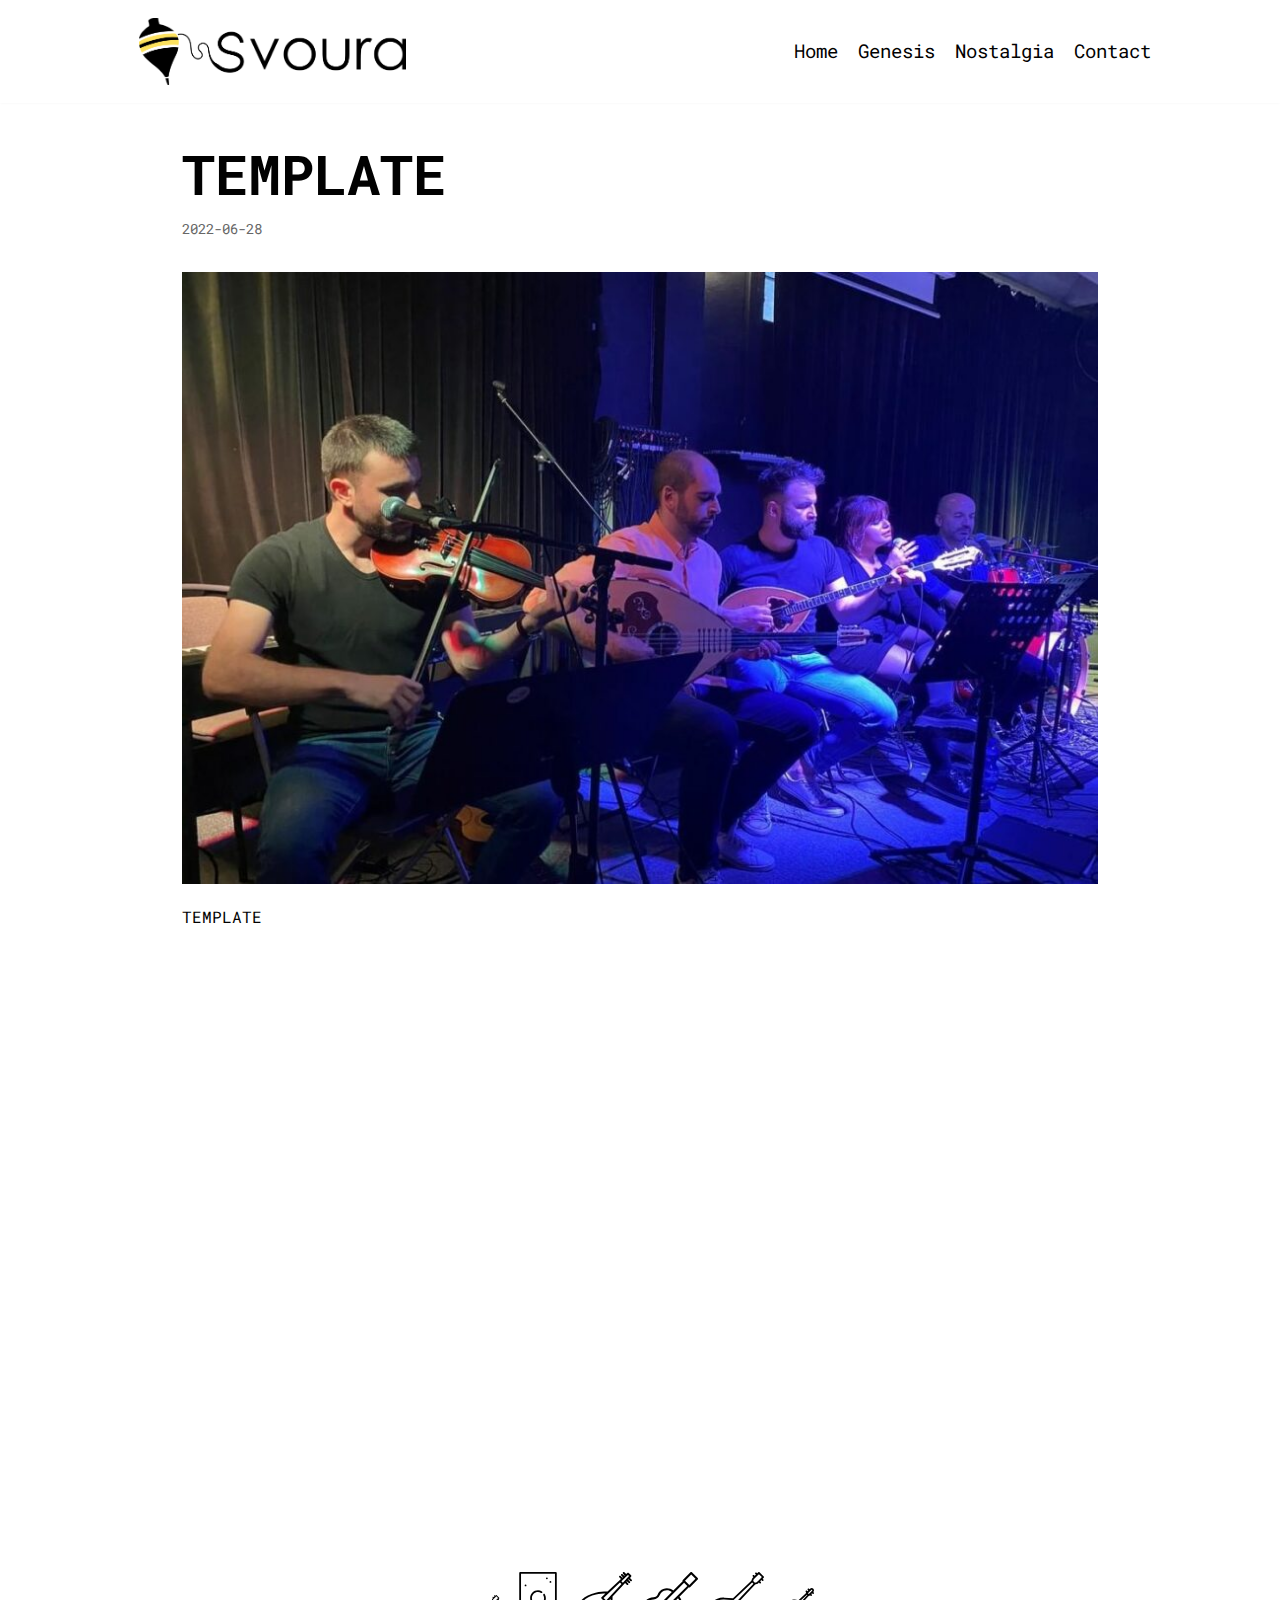
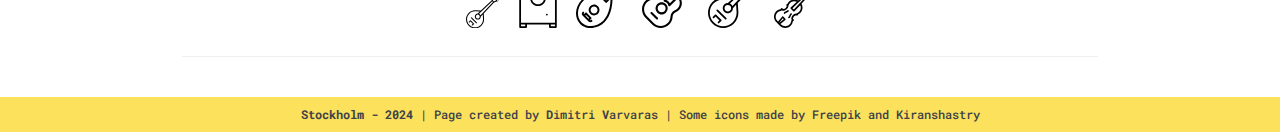
<file: posts/template/index.html>
<!DOCTYPE html>
<html lang="en-US">

<head>
    <meta property="og:image" content="https://svoura.se/images/bandphoto.jpg" />
    <meta charset="UTF-8">
    <meta name="viewport" content="width=device-width, initial-scale=1, minimum-scale=1">
    <link rel="profile" href="http://gmpg.org/xfn/11">
    <title>Svoura plays for the refugees &#8211; Svoura</title>
    <meta name='robots' content='max-image-preview:large' />
    <link rel='dns-prefetch' href='//fonts.googleapis.com' />
    <link rel="alternate" type="application/rss+xml" title="Svoura &raquo; Feed" href="https://www.svoura.se/feed/" />
    <link rel="alternate" type="application/rss+xml" title="Svoura &raquo; Comments Feed"
        href="https://www.svoura.se/comments/feed/" />
    <script type="text/javascript">
        window._wpemojiSettings = { "baseUrl": "https:\/\/s.w.org\/images\/core\/emoji\/14.0.0\/72x72\/", "ext": ".png", "svgUrl": "https:\/\/s.w.org\/images\/core\/emoji\/14.0.0\/svg\/", "svgExt": ".svg", "source": { "concatemoji": "https:\/\/www.svoura.se\/temporary_svoura\/wp-includes\/js\/wp-emoji-release.min.js?ver=6.3.1" } };
        /*! This file is auto-generated */
        !function (i, n) { var o, s, e; function c(e) { try { var t = { supportTests: e, timestamp: (new Date).valueOf() }; sessionStorage.setItem(o, JSON.stringify(t)) } catch (e) { } } function p(e, t, n) { e.clearRect(0, 0, e.canvas.width, e.canvas.height), e.fillText(t, 0, 0); var t = new Uint32Array(e.getImageData(0, 0, e.canvas.width, e.canvas.height).data), r = (e.clearRect(0, 0, e.canvas.width, e.canvas.height), e.fillText(n, 0, 0), new Uint32Array(e.getImageData(0, 0, e.canvas.width, e.canvas.height).data)); return t.every(function (e, t) { return e === r[t] }) } function u(e, t, n) { switch (t) { case "flag": return n(e, "\ud83c\udff3\ufe0f\u200d\u26a7\ufe0f", "\ud83c\udff3\ufe0f\u200b\u26a7\ufe0f") ? !1 : !n(e, "\ud83c\uddfa\ud83c\uddf3", "\ud83c\uddfa\u200b\ud83c\uddf3") && !n(e, "\ud83c\udff4\udb40\udc67\udb40\udc62\udb40\udc65\udb40\udc6e\udb40\udc67\udb40\udc7f", "\ud83c\udff4\u200b\udb40\udc67\u200b\udb40\udc62\u200b\udb40\udc65\u200b\udb40\udc6e\u200b\udb40\udc67\u200b\udb40\udc7f"); case "emoji": return !n(e, "\ud83e\udef1\ud83c\udffb\u200d\ud83e\udef2\ud83c\udfff", "\ud83e\udef1\ud83c\udffb\u200b\ud83e\udef2\ud83c\udfff") }return !1 } function f(e, t, n) { var r = "undefined" != typeof WorkerGlobalScope && self instanceof WorkerGlobalScope ? new OffscreenCanvas(300, 150) : i.createElement("canvas"), a = r.getContext("2d", { willReadFrequently: !0 }), o = (a.textBaseline = "top", a.font = "600 32px Arial", {}); return e.forEach(function (e) { o[e] = t(a, e, n) }), o } function t(e) { var t = i.createElement("script"); t.src = e, t.defer = !0, i.head.appendChild(t) } "undefined" != typeof Promise && (o = "wpEmojiSettingsSupports", s = ["flag", "emoji"], n.supports = { everything: !0, everythingExceptFlag: !0 }, e = new Promise(function (e) { i.addEventListener("DOMContentLoaded", e, { once: !0 }) }), new Promise(function (t) { var n = function () { try { var e = JSON.parse(sessionStorage.getItem(o)); if ("object" == typeof e && "number" == typeof e.timestamp && (new Date).valueOf() < e.timestamp + 604800 && "object" == typeof e.supportTests) return e.supportTests } catch (e) { } return null }(); if (!n) { if ("undefined" != typeof Worker && "undefined" != typeof OffscreenCanvas && "undefined" != typeof URL && URL.createObjectURL && "undefined" != typeof Blob) try { var e = "postMessage(" + f.toString() + "(" + [JSON.stringify(s), u.toString(), p.toString()].join(",") + "));", r = new Blob([e], { type: "text/javascript" }), a = new Worker(URL.createObjectURL(r), { name: "wpTestEmojiSupports" }); return void (a.onmessage = function (e) { c(n = e.data), a.terminate(), t(n) }) } catch (e) { } c(n = f(s, u, p)) } t(n) }).then(function (e) { for (var t in e) n.supports[t] = e[t], n.supports.everything = n.supports.everything && n.supports[t], "flag" !== t && (n.supports.everythingExceptFlag = n.supports.everythingExceptFlag && n.supports[t]); n.supports.everythingExceptFlag = n.supports.everythingExceptFlag && !n.supports.flag, n.DOMReady = !1, n.readyCallback = function () { n.DOMReady = !0 } }).then(function () { return e }).then(function () { var e; n.supports.everything || (n.readyCallback(), (e = n.source || {}).concatemoji ? t(e.concatemoji) : e.wpemoji && e.twemoji && (t(e.twemoji), t(e.wpemoji))) })) }((window, document), window._wpemojiSettings);
    </script>
    <style type="text/css">
        img.wp-smiley,
        img.emoji {
            display: inline !important;
            border: none !important;
            box-shadow: none !important;
            height: 1em !important;
            width: 1em !important;
            margin: 0 0.07em !important;
            vertical-align: -0.1em !important;
            background: none !important;
            padding: 0 !important;
        }
    </style>
    <link rel='stylesheet' id='wp-block-library-css' href='./css/css-dist-block-library-style.min.css' type='text/css'
        media='all' />
    <style id='classic-theme-styles-inline-css' type='text/css'>
        /*! This file is auto-generated */
        .wp-block-button__link {
            color: #fff;
            background-color: #32373c;
            border-radius: 9999px;
            box-shadow: none;
            text-decoration: none;
            padding: calc(.667em + 2px) calc(1.333em + 2px);
            font-size: 1.125em
        }

        .wp-block-file__button {
            background: #32373c;
            color: #fff;
            text-decoration: none
        }
    </style>
    <style id='global-styles-inline-css' type='text/css'>
        body {
            --wp--preset--color--black: #000000;
            --wp--preset--color--cyan-bluish-gray: #abb8c3;
            --wp--preset--color--white: #ffffff;
            --wp--preset--color--pale-pink: #f78da7;
            --wp--preset--color--vivid-red: #cf2e2e;
            --wp--preset--color--luminous-vivid-orange: #ff6900;
            --wp--preset--color--luminous-vivid-amber: #fcb900;
            --wp--preset--color--light-green-cyan: #7bdcb5;
            --wp--preset--color--vivid-green-cyan: #00d084;
            --wp--preset--color--pale-cyan-blue: #8ed1fc;
            --wp--preset--color--vivid-cyan-blue: #0693e3;
            --wp--preset--color--vivid-purple: #9b51e0;
            --wp--preset--color--neve-button-color: #ffe179;
            --wp--preset--color--neve-text-color: #010101;
            --wp--preset--gradient--vivid-cyan-blue-to-vivid-purple: linear-gradient(135deg, rgba(6, 147, 227, 1) 0%, rgb(155, 81, 224) 100%);
            --wp--preset--gradient--light-green-cyan-to-vivid-green-cyan: linear-gradient(135deg, rgb(122, 220, 180) 0%, rgb(0, 208, 130) 100%);
            --wp--preset--gradient--luminous-vivid-amber-to-luminous-vivid-orange: linear-gradient(135deg, rgba(252, 185, 0, 1) 0%, rgba(255, 105, 0, 1) 100%);
            --wp--preset--gradient--luminous-vivid-orange-to-vivid-red: linear-gradient(135deg, rgba(255, 105, 0, 1) 0%, rgb(207, 46, 46) 100%);
            --wp--preset--gradient--very-light-gray-to-cyan-bluish-gray: linear-gradient(135deg, rgb(238, 238, 238) 0%, rgb(169, 184, 195) 100%);
            --wp--preset--gradient--cool-to-warm-spectrum: linear-gradient(135deg, rgb(74, 234, 220) 0%, rgb(151, 120, 209) 20%, rgb(207, 42, 186) 40%, rgb(238, 44, 130) 60%, rgb(251, 105, 98) 80%, rgb(254, 248, 76) 100%);
            --wp--preset--gradient--blush-light-purple: linear-gradient(135deg, rgb(255, 206, 236) 0%, rgb(152, 150, 240) 100%);
            --wp--preset--gradient--blush-bordeaux: linear-gradient(135deg, rgb(254, 205, 165) 0%, rgb(254, 45, 45) 50%, rgb(107, 0, 62) 100%);
            --wp--preset--gradient--luminous-dusk: linear-gradient(135deg, rgb(255, 203, 112) 0%, rgb(199, 81, 192) 50%, rgb(65, 88, 208) 100%);
            --wp--preset--gradient--pale-ocean: linear-gradient(135deg, rgb(255, 245, 203) 0%, rgb(182, 227, 212) 50%, rgb(51, 167, 181) 100%);
            --wp--preset--gradient--electric-grass: linear-gradient(135deg, rgb(202, 248, 128) 0%, rgb(113, 206, 126) 100%);
            --wp--preset--gradient--midnight: linear-gradient(135deg, rgb(2, 3, 129) 0%, rgb(40, 116, 252) 100%);
            --wp--preset--font-size--small: 13px;
            --wp--preset--font-size--medium: 20px;
            --wp--preset--font-size--large: 36px;
            --wp--preset--font-size--x-large: 42px;
            --wp--preset--spacing--20: 0.44rem;
            --wp--preset--spacing--30: 0.67rem;
            --wp--preset--spacing--40: 1rem;
            --wp--preset--spacing--50: 1.5rem;
            --wp--preset--spacing--60: 2.25rem;
            --wp--preset--spacing--70: 3.38rem;
            --wp--preset--spacing--80: 5.06rem;
            --wp--preset--shadow--natural: 6px 6px 9px rgba(0, 0, 0, 0.2);
            --wp--preset--shadow--deep: 12px 12px 50px rgba(0, 0, 0, 0.4);
            --wp--preset--shadow--sharp: 6px 6px 0px rgba(0, 0, 0, 0.2);
            --wp--preset--shadow--outlined: 6px 6px 0px -3px rgba(255, 255, 255, 1), 6px 6px rgba(0, 0, 0, 1);
            --wp--preset--shadow--crisp: 6px 6px 0px rgba(0, 0, 0, 1);
        }

        :where(.is-layout-flex) {
            gap: 0.5em;
        }

        :where(.is-layout-grid) {
            gap: 0.5em;
        }

        body .is-layout-flow>.alignleft {
            float: left;
            margin-inline-start: 0;
            margin-inline-end: 2em;
        }

        body .is-layout-flow>.alignright {
            float: right;
            margin-inline-start: 2em;
            margin-inline-end: 0;
        }

        body .is-layout-flow>.aligncenter {
            margin-left: auto !important;
            margin-right: auto !important;
        }

        body .is-layout-constrained>.alignleft {
            float: left;
            margin-inline-start: 0;
            margin-inline-end: 2em;
        }

        body .is-layout-constrained>.alignright {
            float: right;
            margin-inline-start: 2em;
            margin-inline-end: 0;
        }

        body .is-layout-constrained>.aligncenter {
            margin-left: auto !important;
            margin-right: auto !important;
        }

        body .is-layout-constrained> :where(:not(.alignleft):not(.alignright):not(.alignfull)) {
            max-width: var(--wp--style--global--content-size);
            margin-left: auto !important;
            margin-right: auto !important;
        }

        body .is-layout-constrained>.alignwide {
            max-width: var(--wp--style--global--wide-size);
        }

        body .is-layout-flex {
            display: flex;
        }

        body .is-layout-flex {
            flex-wrap: wrap;
            align-items: center;
        }

        body .is-layout-flex>* {
            margin: 0;
        }

        body .is-layout-grid {
            display: grid;
        }

        body .is-layout-grid>* {
            margin: 0;
        }

        :where(.wp-block-columns.is-layout-flex) {
            gap: 2em;
        }

        :where(.wp-block-columns.is-layout-grid) {
            gap: 2em;
        }

        :where(.wp-block-post-template.is-layout-flex) {
            gap: 1.25em;
        }

        :where(.wp-block-post-template.is-layout-grid) {
            gap: 1.25em;
        }

        .has-black-color {
            color: var(--wp--preset--color--black) !important;
        }

        .has-cyan-bluish-gray-color {
            color: var(--wp--preset--color--cyan-bluish-gray) !important;
        }

        .has-white-color {
            color: var(--wp--preset--color--white) !important;
        }

        .has-pale-pink-color {
            color: var(--wp--preset--color--pale-pink) !important;
        }

        .has-vivid-red-color {
            color: var(--wp--preset--color--vivid-red) !important;
        }

        .has-luminous-vivid-orange-color {
            color: var(--wp--preset--color--luminous-vivid-orange) !important;
        }

        .has-luminous-vivid-amber-color {
            color: var(--wp--preset--color--luminous-vivid-amber) !important;
        }

        .has-light-green-cyan-color {
            color: var(--wp--preset--color--light-green-cyan) !important;
        }

        .has-vivid-green-cyan-color {
            color: var(--wp--preset--color--vivid-green-cyan) !important;
        }

        .has-pale-cyan-blue-color {
            color: var(--wp--preset--color--pale-cyan-blue) !important;
        }

        .has-vivid-cyan-blue-color {
            color: var(--wp--preset--color--vivid-cyan-blue) !important;
        }

        .has-vivid-purple-color {
            color: var(--wp--preset--color--vivid-purple) !important;
        }

        .has-black-background-color {
            background-color: var(--wp--preset--color--black) !important;
        }

        .has-cyan-bluish-gray-background-color {
            background-color: var(--wp--preset--color--cyan-bluish-gray) !important;
        }

        .has-white-background-color {
            background-color: var(--wp--preset--color--white) !important;
        }

        .has-pale-pink-background-color {
            background-color: var(--wp--preset--color--pale-pink) !important;
        }

        .has-vivid-red-background-color {
            background-color: var(--wp--preset--color--vivid-red) !important;
        }

        .has-luminous-vivid-orange-background-color {
            background-color: var(--wp--preset--color--luminous-vivid-orange) !important;
        }

        .has-luminous-vivid-amber-background-color {
            background-color: var(--wp--preset--color--luminous-vivid-amber) !important;
        }

        .has-light-green-cyan-background-color {
            background-color: var(--wp--preset--color--light-green-cyan) !important;
        }

        .has-vivid-green-cyan-background-color {
            background-color: var(--wp--preset--color--vivid-green-cyan) !important;
        }

        .has-pale-cyan-blue-background-color {
            background-color: var(--wp--preset--color--pale-cyan-blue) !important;
        }

        .has-vivid-cyan-blue-background-color {
            background-color: var(--wp--preset--color--vivid-cyan-blue) !important;
        }

        .has-vivid-purple-background-color {
            background-color: var(--wp--preset--color--vivid-purple) !important;
        }

        .has-black-border-color {
            border-color: var(--wp--preset--color--black) !important;
        }

        .has-cyan-bluish-gray-border-color {
            border-color: var(--wp--preset--color--cyan-bluish-gray) !important;
        }

        .has-white-border-color {
            border-color: var(--wp--preset--color--white) !important;
        }

        .has-pale-pink-border-color {
            border-color: var(--wp--preset--color--pale-pink) !important;
        }

        .has-vivid-red-border-color {
            border-color: var(--wp--preset--color--vivid-red) !important;
        }

        .has-luminous-vivid-orange-border-color {
            border-color: var(--wp--preset--color--luminous-vivid-orange) !important;
        }

        .has-luminous-vivid-amber-border-color {
            border-color: var(--wp--preset--color--luminous-vivid-amber) !important;
        }

        .has-light-green-cyan-border-color {
            border-color: var(--wp--preset--color--light-green-cyan) !important;
        }

        .has-vivid-green-cyan-border-color {
            border-color: var(--wp--preset--color--vivid-green-cyan) !important;
        }

        .has-pale-cyan-blue-border-color {
            border-color: var(--wp--preset--color--pale-cyan-blue) !important;
        }

        .has-vivid-cyan-blue-border-color {
            border-color: var(--wp--preset--color--vivid-cyan-blue) !important;
        }

        .has-vivid-purple-border-color {
            border-color: var(--wp--preset--color--vivid-purple) !important;
        }

        .has-vivid-cyan-blue-to-vivid-purple-gradient-background {
            background: var(--wp--preset--gradient--vivid-cyan-blue-to-vivid-purple) !important;
        }

        .has-light-green-cyan-to-vivid-green-cyan-gradient-background {
            background: var(--wp--preset--gradient--light-green-cyan-to-vivid-green-cyan) !important;
        }

        .has-luminous-vivid-amber-to-luminous-vivid-orange-gradient-background {
            background: var(--wp--preset--gradient--luminous-vivid-amber-to-luminous-vivid-orange) !important;
        }

        .has-luminous-vivid-orange-to-vivid-red-gradient-background {
            background: var(--wp--preset--gradient--luminous-vivid-orange-to-vivid-red) !important;
        }

        .has-very-light-gray-to-cyan-bluish-gray-gradient-background {
            background: var(--wp--preset--gradient--very-light-gray-to-cyan-bluish-gray) !important;
        }

        .has-cool-to-warm-spectrum-gradient-background {
            background: var(--wp--preset--gradient--cool-to-warm-spectrum) !important;
        }

        .has-blush-light-purple-gradient-background {
            background: var(--wp--preset--gradient--blush-light-purple) !important;
        }

        .has-blush-bordeaux-gradient-background {
            background: var(--wp--preset--gradient--blush-bordeaux) !important;
        }

        .has-luminous-dusk-gradient-background {
            background: var(--wp--preset--gradient--luminous-dusk) !important;
        }

        .has-pale-ocean-gradient-background {
            background: var(--wp--preset--gradient--pale-ocean) !important;
        }

        .has-electric-grass-gradient-background {
            background: var(--wp--preset--gradient--electric-grass) !important;
        }

        .has-midnight-gradient-background {
            background: var(--wp--preset--gradient--midnight) !important;
        }

        .has-small-font-size {
            font-size: var(--wp--preset--font-size--small) !important;
        }

        .has-medium-font-size {
            font-size: var(--wp--preset--font-size--medium) !important;
        }

        .has-large-font-size {
            font-size: var(--wp--preset--font-size--large) !important;
        }

        .has-x-large-font-size {
            font-size: var(--wp--preset--font-size--x-large) !important;
        }

        .wp-block-navigation a:where(:not(.wp-element-button)) {
            color: inherit;
        }

        :where(.wp-block-post-template.is-layout-flex) {
            gap: 1.25em;
        }

        :where(.wp-block-post-template.is-layout-grid) {
            gap: 1.25em;
        }

        :where(.wp-block-columns.is-layout-flex) {
            gap: 2em;
        }

        :where(.wp-block-columns.is-layout-grid) {
            gap: 2em;
        }

        .wp-block-pullquote {
            font-size: 1.5em;
            line-height: 1.6;
        }
    </style>
    <link rel='stylesheet' id='neve-style-css' href='./css/themes-neve-style.min.css' type='text/css' media='all' />
    <style id='neve-style-inline-css' type='text/css'>
        body,
        .site-title {
            font-size: 15px;
        }

        body,
        .site-title {
            font-family: "Roboto Mono";
            font-weight: 400;
        }

        h1:not(.site-title),
        .single h1.entry-title {
            font-size: 30px;
        }

        h1:not(.site-title),
        .single h1.entry-title {
            font-weight: 900;
        }

        h1:not(.site-title),
        .single h1.entry-title {
            text-transform: uppercase;
        }

        h1:not(.site-title),
        .single h1.entry-title {
            line-height: 1.6;
        }

        h2 {
            font-size: 25px;
        }

        h2 {
            font-weight: 900;
        }

        h2 {
            text-transform: uppercase;
        }

        h2 {
            line-height: 1.6;
        }

        h3 {
            font-size: 18px;
        }

        h3 {
            font-weight: 900;
        }

        h3 {
            text-transform: uppercase;
        }

        h3 {
            line-height: 1.6;
        }

        h4 {
            font-size: 16px;
        }

        h4 {
            font-weight: 900;
        }

        h4 {
            text-transform: uppercase;
        }

        h4 {
            line-height: 1.6;
        }

        h5 {
            font-size: 14px;
        }

        h5 {
            font-weight: 900;
        }

        h5 {
            text-transform: uppercase;
        }

        h5 {
            line-height: 1.6;
        }

        h6 {
            font-size: 12px;
        }

        h6 {
            font-weight: 900;
        }

        h6 {
            text-transform: uppercase;
        }

        h6 {
            line-height: 1.6;
        }

        h1,
        .single h1.entry-title,
        h2,
        h3,
        h4,
        h5,
        h6 {
            font-family: "Roboto Mono";
        }

        .container {
            max-width: 748px;
        }

        a {
            color: #000000;
        }

        .nv-loader {
            border-color: #000000;
        }

        a:hover,
        a:focus {
            color: #000000;
        }

        body,
        .entry-title a,
        .entry-title a:hover,
        .entry-title a:focus {
            color: #010101;
        }

        .has-white-background-color {
            background-color: #ffffff !important;
        }

        .has-white-color {
            color: #ffffff !important;
        }

        .has-black-background-color {
            background-color: #000000 !important;
        }

        .has-black-color {
            color: #000000 !important;
        }

        .has-neve-button-color-background-color {
            background-color: #ffe179 !important;
        }

        .has-neve-button-color-color {
            color: #ffe179 !important;
        }

        .has-neve-link-color-background-color {
            background-color: #000000 !important;
        }

        .has-neve-link-color-color {
            color: #000000 !important;
        }

        .has-neve-link-hover-color-background-color {
            background-color: #000000 !important;
        }

        .has-neve-link-hover-color-color {
            color: #000000 !important;
        }

        .has-neve-text-color-background-color {
            background-color: #010101 !important;
        }

        .has-neve-text-color-color {
            color: #010101 !important;
        }

        .nv-tags-list a {
            color: #ffe179;
        }

        .nv-tags-list a {
            border-color: #ffe179;
        }

        .button.button-primary,
        button,
        input[type=button],
        .btn,
        input[type="submit"],
        /* Buttons in navigation */
        ul[id^="nv-primary-navigation"] li.button.button-primary>a,
        .menu li.button.button-primary>a {
            background-color: #ffe179;
        }

        .button.button-primary,
        button,
        input[type=button],
        .btn,
        input[type="submit"],
        /* Buttons in navigation */
        ul[id^="nv-primary-navigation"] li.button.button-primary>a,
        .menu li.button.button-primary>a {
            color: #010101;
        }

        .nv-tags-list a:hover {
            border-color: #010101;
        }

        .button.button-primary:hover,
        .nv-tags-list a:hover,
        ul[id^="nv-primary-navigation"] li.button.button-primary>a:hover,
        .menu li.button.button-primary>a:hover {
            background-color: #010101;
        }

        .button.button-primary:hover,
        .nv-tags-list a:hover,
        ul[id^="nv-primary-navigation"] li.button.button-primary>a:hover,
        .menu li.button.button-primary>a:hover {
            color: #ffffff;
        }

        .button.button-primary,
        button,
        input[type=button],
        .btn,
        input[type="submit"]:not(.search-submit),
        /* Buttons in navigation */
        ul[id^="nv-primary-navigation"] li.button.button-primary>a,
        .menu li.button.button-primary>a {
            border-radius: 3px;
        }

        .button.button-secondary,
        #comments input[type="submit"],
        .cart-off-canvas .button.nv-close-cart-sidebar {
            color: #010101;
        }

        .button.button-secondary,
        #comments input[type="submit"],
        .cart-off-canvas .button.nv-close-cart-sidebar {
            border-color: #010101;
        }

        .button.button-secondary:hover,
        #comments input[type="submit"]:hover {
            color: #010101;
        }

        .button.button-secondary:hover,
        #comments input[type="submit"]:hover {
            border-color: #010101;
        }

        .button.button-secondary,
        #comments input[type="submit"] {
            border-radius: 3px;
        }

        .button.button-secondary,
        #comments input[type="submit"] {
            border: 1px solid;
            border-style: solid;
            border-top-width: 1px;
            border-right-width: 1px;
            border-bottom-width: 1px;
            border-left-width: 1px;
        }

        @media(min-width: 576px) {

            body,
            .site-title {
                font-size: 16px;
            }

            h1:not(.site-title),
            .single h1.entry-title {
                font-size: 40px;
            }

            h1:not(.site-title),
            .single h1.entry-title {
                line-height: 1.6;
            }

            h2 {
                font-size: 30px;
            }

            h2 {
                line-height: 1.6;
            }

            h3 {
                font-size: 20px;
            }

            h3 {
                line-height: 1.6;
            }

            h4 {
                font-size: 16px;
            }

            h4 {
                line-height: 1.6;
            }

            h5 {
                font-size: 14px;
            }

            h5 {
                line-height: 1.6;
            }

            h6 {
                font-size: 12px;
            }

            h6 {
                line-height: 1.6;
            }

            .container {
                max-width: 992px;
            }
        }

        @media(min-width: 960px) {

            body,
            .site-title {
                font-size: 16px;
            }

            h1:not(.site-title),
            .single h1.entry-title {
                font-size: 55px;
            }

            h1:not(.site-title),
            .single h1.entry-title {
                line-height: 1.5;
            }

            h2 {
                font-size: 35px;
            }

            h2 {
                line-height: 1.5;
            }

            h3 {
                font-size: 20px;
            }

            h3 {
                line-height: 1.5;
            }

            h4 {
                font-size: 16px;
            }

            h4 {
                line-height: 1.5;
            }

            h5 {
                font-size: 14px;
            }

            h5 {
                line-height: 1.5;
            }

            h6 {
                font-size: 12px;
            }

            h6 {
                line-height: 1.5;
            }

            .container {
                max-width: 1052px;
            }

            #content .container .col,
            #content .container-fluid .col {
                max-width: 90%;
            }

            .nv-sidebar-wrap,
            .nv-sidebar-wrap.shop-sidebar {
                max-width: 10%;
            }

            .caret-wrap {
                border-color: transparent;
            }
        }

        @media (max-width: 576px) {
            .header-main-inner {
                height: auto;
            }

            .builder-item--logo .site-logo img {
                max-width: 200px;
            }

            .builder-item--logo .site-logo {
                padding-top: 10px;
                padding-right: 0px;
                padding-bottom: 10px;
                padding-left: 0px;
            }

            .builder-item--logo {
                margin-top: 0px;
                margin-right: 0px;
                margin-bottom: 0px;
                margin-left: 0px;
            }

            .builder-item--nav-icon .navbar-toggle {
                padding-top: 17px;
                padding-right: 17px;
                padding-bottom: 17px;
                padding-left: 17px;
            }

            .builder-item--nav-icon {
                margin-top: 0px;
                margin-right: 0px;
                margin-bottom: 0px;
                margin-left: 0px;
            }

            .builder-item--primary-menu li>a {
                font-size: 1.3em;
                line-height: 1.6em;
                letter-spacing: 0px;
            }

            .builder-item--primary-menu li>a svg {
                height: 1.3em;
                width: 1.3em;
            }

            .builder-item--primary-menu {
                padding-top: 0px;
                padding-right: 0px;
                padding-bottom: 0px;
                padding-left: 0px;
                margin-top: 0px;
                margin-right: 0px;
                margin-bottom: 0px;
                margin-left: 0px;
            }

            .builder-item--footer_copyright {
                font-size: 1em;
                line-height: 1.6;
                letter-spacing: 0px;
                padding-top: 0px;
                padding-right: 0px;
                padding-bottom: 0px;
                padding-left: 0px;
                margin-top: 0px;
                margin-right: 0px;
                margin-bottom: 0px;
                margin-left: 0px;
            }

            .builder-item--footer_copyright svg {
                height: 1em;
                width: 1em;
            }
        }

        @media (min-width: 576px) {
            .header-main-inner {
                height: auto;
            }

            .builder-item--logo .site-logo img {
                max-width: 107px;
            }

            .builder-item--logo .site-logo {
                padding-top: 10px;
                padding-right: 0px;
                padding-bottom: 10px;
                padding-left: 0px;
            }

            .builder-item--logo {
                margin-top: 0px;
                margin-right: 0px;
                margin-bottom: 0px;
                margin-left: 0px;
            }

            .builder-item--nav-icon .navbar-toggle {
                padding-top: 10px;
                padding-right: 15px;
                padding-bottom: 10px;
                padding-left: 15px;
            }

            .builder-item--nav-icon {
                margin-top: 0px;
                margin-right: 0px;
                margin-bottom: 0px;
                margin-left: 0px;
            }

            .builder-item--primary-menu li>a {
                font-size: 1.2em;
                line-height: 1.6em;
                letter-spacing: 0px;
            }

            .builder-item--primary-menu li>a svg {
                height: 1.2em;
                width: 1.2em;
            }

            .builder-item--primary-menu {
                padding-top: 0px;
                padding-right: 0px;
                padding-bottom: 0px;
                padding-left: 0px;
                margin-top: 0px;
                margin-right: 0px;
                margin-bottom: 0px;
                margin-left: 0px;
            }

            .builder-item--footer_copyright {
                font-size: 1em;
                line-height: 1.6;
                letter-spacing: 0px;
                padding-top: 0px;
                padding-right: 0px;
                padding-bottom: 0px;
                padding-left: 0px;
                margin-top: 0px;
                margin-right: 0px;
                margin-bottom: 0px;
                margin-left: 0px;
            }

            .builder-item--footer_copyright svg {
                height: 1em;
                width: 1em;
            }
        }

        @media (min-width: 961px) {
            .header-main-inner {
                height: auto;
            }

            .builder-item--logo .site-logo img {
                max-width: 267px;
            }

            .builder-item--logo .site-logo {
                padding-top: 010px;
                padding-right: 0px;
                padding-bottom: 010px;
                padding-left: 10px;
            }

            .builder-item--logo {
                margin-top: 0px;
                margin-right: 0px;
                margin-bottom: 0px;
                margin-left: 0px;
            }

            .builder-item--nav-icon .navbar-toggle {
                padding-top: 10px;
                padding-right: 15px;
                padding-bottom: 0px;
                padding-left: 15px;
            }

            .builder-item--nav-icon {
                margin-top: 0px;
                margin-right: 0px;
                margin-bottom: 0px;
                margin-left: 0px;
            }

            .builder-item--primary-menu li>a {
                font-size: 1.2em;
                line-height: 1.6em;
                letter-spacing: 0px;
            }

            .builder-item--primary-menu li>a svg {
                height: 1.2em;
                width: 1.2em;
            }

            .builder-item--primary-menu {
                padding-top: 0px;
                padding-right: 0px;
                padding-bottom: 0px;
                padding-left: 0px;
                margin-top: 0px;
                margin-right: 0px;
                margin-bottom: 0px;
                margin-left: 0px;
            }

            .builder-item--footer_copyright {
                font-size: 1em;
                line-height: 1.6;
                letter-spacing: 0px;
                padding-top: 0px;
                padding-right: 0px;
                padding-bottom: 0px;
                padding-left: 0px;
                margin-top: 0px;
                margin-right: 0px;
                margin-bottom: 0px;
                margin-left: 0px;
            }

            .builder-item--footer_copyright svg {
                height: 1em;
                width: 1em;
            }
        }

        .hfg_header .header-main-inner,
        .hfg_header .header-main-inner.dark-mode,
        .hfg_header .header-main-inner.light-mode {}

        .hfg_header .header-menu-sidebar .header-menu-sidebar-bg,
        .hfg_header .header-menu-sidebar .header-menu-sidebar-bg.dark-mode,
        .hfg_header .header-menu-sidebar .header-menu-sidebar-bg.light-mode {}

        .builder-item--nav-icon .navbar-toggle {
            border-top-left-radius: 03px;
            border-top-right-radius: 03px;
            border-bottom-left-radius: 03px;
            border-bottom-right-radius: 03px;
            border-style: solid;
            border-top-width: 02px;
            border-right-width: 02px;
            border-bottom-width: 02px;
            border-left-width: 02px;
        }

        .header-menu-sidebar .close-sidebar-panel .navbar-toggle {
            border-top-left-radius: 03px;
            border-top-right-radius: 03px;
            border-bottom-right-radius: 03px;
            border-bottom-left-radius: 03px;
        }

        .builder-item--primary-menu .nav-menu-primary>.primary-menu-ul li:not(.woocommerce-mini-cart-item)>a {
            color: #010101;
        }

        .builder-item--primary-menu .nav-menu-primary>.primary-menu-ul li>.amp-caret-wrap svg {
            fill: #010101;
        }

        .builder-item--primary-menu .nav-menu-primary>.primary-menu-ul li:not(.woocommerce-mini-cart-item)>a:after {
            background-color: #010101;
        }

        .builder-item--primary-menu .nav-menu-primary>.primary-menu-ul li:not(.woocommerce-mini-cart-item):hover>a {
            color: #010101;
        }

        .builder-item--primary-menu .nav-menu-primary>.primary-menu-ul li:hover>.amp-caret-wrap svg {
            fill: #010101;
        }

        .builder-item--primary-menu .nav-menu-primary>.primary-menu-ul li.current-menu-item>a {
            color: #010101;
        }

        .builder-item--primary-menu .nav-menu-primary>.primary-menu-ul li.current-menu-item>.amp-caret-wrap svg {
            fill: #010101;
        }

        @media (min-width: 961px) {
            .header--row .hfg-item-right .builder-item--primary-menu .primary-menu-ul>li:not(:first-child) {
                margin-left: 20px;
            }

            .header--row .hfg-item-center .builder-item--primary-menu .primary-menu-ul>li:not(:last-child),
            .header--row .hfg-item-left .builder-item--primary-menu .primary-menu-ul>li:not(:last-child) {
                margin-right: 20px;
            }

            .builder-item--primary-menu .style-full-height .primary-menu-ul>li:not(.menu-item-nav-search):not(.menu-item-nav-cart)>a:after {
                left: -10px;
                right: -10px;
            }

            .builder-item--primary-menu .style-full-height .primary-menu-ul:not(#nv-primary-navigation-sidebar)>li:not(.menu-item-nav-search):not(.menu-item-nav-cart):hover>a:after {
                width: calc(100% + 20px) !important;
                ;
            }
        }

        .builder-item--primary-menu .primary-menu-ul>li>a {
            height: 25px;
        }

        .builder-item--primary-menu li>a {
            font-family: Roboto Mono;
            font-weight: 400;
            text-transform: none;
        }

        .footer-bottom-inner,
        .footer-bottom-inner.dark-mode,
        .footer-bottom-inner.light-mode {
            background-color: #fce15d;
        }

        .builder-item--footer_copyright {
            font-weight: 500;
            text-transform: none;
        }
    </style>
    <link rel='stylesheet' id='neve-google-font-roboto-mono-css'
        href='//fonts.googleapis.com/css?family=Roboto+Mono%3A400%2C900&#038;ver=6.3.1' type='text/css' media='all' />
    <script>
        /* <![CDATA[ */
        var rcewpp = {
            "ajax_url": "https://www.svoura.se/temporary_svoura/wp-admin/admin-ajax.php",
            "nonce": "42236ec911",
            "home_url": "https://www.svoura.se/",
            "settings_icon": 'https://www.svoura.se/temporary_svoura/wp-content/plugins/export-wp-page-to-static-html/admin/images/settings.png',
            "settings_hover_icon": 'https://www.svoura.se/temporary_svoura/wp-content/plugins/export-wp-page-to-static-html/admin/images/settings_hover.png'
        };
        /* ]]\> */
    </script>
    <link rel="https://api.w.org/" href="https://www.svoura.se/wp-json/" />
    <link rel="alternate" type="application/json" href="https://www.svoura.se/wp-json/wp/v2/posts/930" />
    <link rel="EditURI" type="application/rsd+xml" title="RSD"
        href="https://www.svoura.se/temporary_svoura/xmlrpc.php?rsd" />
    <meta name="generator" content="WordPress 6.3.1" />
    <link rel="canonical" href="https://www.svoura.se/svoura-plays-for-the-refugees/" />
    <link rel='shortlink' href='https://www.svoura.se/?p=930' />
    <link rel="alternate" type="application/json+oembed"
        href="https://www.svoura.se/wp-json/oembed/1.0/embed?url=https%3A%2F%2Fwww.svoura.se%2Fsvoura-plays-for-the-refugees%2F" />
    <link rel="alternate" type="text/xml+oembed"
        href="https://www.svoura.se/wp-json/oembed/1.0/embed?url=https%3A%2F%2Fwww.svoura.se%2Fsvoura-plays-for-the-refugees%2F&#038;format=xml" />
    <!-- Enter your scripts here -->
    <style type="text/css">
        .recentcomments a {
            display: inline !important;
            padding: 0 !important;
            margin: 0 !important;
        }
    </style>
    <link rel="icon" href="./images/cropped-cropped-svoura-v2-bitmap-32x32.png" sizes="32x32" />
    <link rel="icon" href="./images/cropped-cropped-svoura-v2-bitmap-192x192.png" sizes="192x192" />
    <link rel="apple-touch-icon" href="./images/cropped-cropped-svoura-v2-bitmap-180x180.png" />
    <meta name="msapplication-TileImage"
        content="https://www.svoura.se/temporary_svoura/wp-content/uploads/2022/03/cropped-cropped-svoura-v2-bitmap-270x270.png" />
</head>

<body
    class="post-template-default single single-post postid-930 single-format-standard wp-custom-logo nv-sidebar-full-width menu_sidebar_slide_left elementor-default elementor-kit-81"
    id="neve_body">
    <div class="wrapper">
        <header class="header" role="banner"> <a class="neve-skip-link show-on-focus" href="#content" tabindex="0"> Skip
                to content </a>
            <div id="header-grid" class="hfg_header site-header">
                <nav class="header--row header-main hide-on-mobile hide-on-tablet layout-full-contained nv-navbar header--row"
                    data-row-id="main" data-show-on="desktop">
                    <div class="header--row-inner header-main-inner light-mode">
                        <div class="container">
                            <div class="row row--wrapper" data-section="hfg_header_layout_main">
                                <div class="builder-item hfg-item-first col-4 col-md-4 col-sm-4 hfg-item-left">
                                    <div class="item--inner builder-item--logo" data-section="title_tagline"
                                        data-item-id="logo">
                                        <div class="site-logo"> <a class="brand" href="../../index.html" title="Svoura"
                                                aria-label="Svoura"><img
                                                    src="./images/uploads-2020-07-cropped-svoura-v2-central-v2.png"
                                                    alt=""></a></div>
                                    </div>
                                </div>
                                <div class="builder-item hfg-item-last col-8 col-md-8 col-sm-8 hfg-item-right">
                                    <div class="item--inner builder-item--primary-menu has_menu"
                                        data-section="header_menu_primary" data-item-id="primary-menu">
                                        <div class="nv-nav-wrap">
                                            <div role="navigation" class="style-border-bottom nav-menu-primary"
                                                aria-label="Primary Menu">
                                                <ul id="nv-primary-navigation-main" class="primary-menu-ul">
                                                    <li id="menu-item-76"
                                                        class="menu-item menu-item-type-post_type menu-item-object-page menu-item-home menu-item-76">
                                                        <a href="../../index.html">Home</a></li>
                                                    <li id="menu-item-75"
                                                        class="menu-item menu-item-type-post_type menu-item-object-page menu-item-75">
                                                        <a href="../../our-story.html">Genesis</a></li>
                                                    <li id="menu-item-390"
                                                        class="menu-item menu-item-type-post_type menu-item-object-page menu-item-390">
                                                        <a href="../../news.html">Nostalgia</a></li>
                                                    <li id="menu-item-72"
                                                        class="menu-item menu-item-type-post_type menu-item-object-page menu-item-72">
                                                        <a href="../../contact-us.html">Contact</a></li>
                                                </ul>
                                            </div>
                                        </div>
                                    </div>
                                </div>
                            </div>
                        </div>
                    </div>
                </nav>
                <nav class="header--row header-main hide-on-desktop layout-full-contained nv-navbar header--row"
                    data-row-id="main" data-show-on="mobile">
                    <div class="header--row-inner header-main-inner light-mode">
                        <div class="container">
                            <div class="row row--wrapper" data-section="hfg_header_layout_main">
                                <div class="builder-item hfg-item-first col-8 col-md-8 col-sm-8 hfg-item-left">
                                    <div class="item--inner builder-item--logo" data-section="title_tagline"
                                        data-item-id="logo">
                                        <div class="site-logo"> <a class="brand" href="../../index.html" title="Svoura"
                                                aria-label="Svoura"><img
                                                    src="./images/uploads-2020-07-cropped-svoura-v2-central-v2.png"
                                                    alt=""></a></div>
                                    </div>
                                </div>
                                <div class="builder-item hfg-item-last col-4 col-md-4 col-sm-4 hfg-item-right">
                                    <div class="item--inner builder-item--nav-icon" data-section="header_menu_icon"
                                        data-item-id="nav-icon">
                                        <div class="menu-mobile-toggle item-button navbar-toggle-wrapper"> <button
                                                class="navbar-toggle" aria-label=" 			Navigation Menu			">
                                                <div class="bars"> <span class="icon-bar"></span> <span
                                                        class="icon-bar"></span> <span class="icon-bar"></span> </div>
                                                <span class="screen-reader-text">Toggle Navigation</span>
                                            </button> </div> <!--.navbar-toggle-wrapper-->
                                    </div>
                                </div>
                            </div>
                        </div>
                    </div>
                </nav>
                <div id="header-menu-sidebar" class="header-menu-sidebar menu-sidebar-panel light-mode slide_left">
                    <div id="header-menu-sidebar-bg" class="header-menu-sidebar-bg">
                        <div class="close-sidebar-panel navbar-toggle-wrapper"> <button class="navbar-toggle active"
                                aria-label=" 				Navigation Menu				">
                                <div class="bars"> <span class="icon-bar"></span> <span class="icon-bar"></span> <span
                                        class="icon-bar"></span> </div> <span class="screen-reader-text"> Toggle
                                    Navigation </span>
                            </button> </div>
                        <div id="header-menu-sidebar-inner" class="header-menu-sidebar-inner">
                            <div
                                class="builder-item hfg-item-last hfg-item-first col-12 col-md-12 col-sm-12 hfg-item-right">
                                <div class="item--inner builder-item--primary-menu has_menu"
                                    data-section="header_menu_primary" data-item-id="primary-menu">
                                    <div class="nv-nav-wrap">
                                        <div role="navigation" class="style-border-bottom nav-menu-primary"
                                            aria-label="Primary Menu">
                                            <ul id="nv-primary-navigation-sidebar" class="primary-menu-ul">
                                                <li
                                                    class="menu-item menu-item-type-post_type menu-item-object-page menu-item-home menu-item-76">
                                                    <a href="https://www.svoura.se/">Home</a></li>
                                                <li
                                                    class="menu-item menu-item-type-post_type menu-item-object-page menu-item-75">
                                                    <a href="https://www.svoura.se/our-story/">Genesis</a></li>
                                                <li
                                                    class="menu-item menu-item-type-post_type menu-item-object-page menu-item-390">
                                                    <a href="https://www.svoura.se/news/">Nostalgia</a></li>
                                                <li
                                                    class="menu-item menu-item-type-post_type menu-item-object-page menu-item-72">
                                                    <a href="https://www.svoura.se/contact-us/">Contact</a></li>
                                            </ul>
                                        </div>
                                    </div>
                                </div>
                            </div>
                        </div>
                    </div>
                </div>
                <div class="header-menu-sidebar-overlay"></div>
            </div>
        </header>
        <main id="content" class="neve-main" role="main">
            <div class="container single-post-container">
                <div class="row">
                    <article id="post-930"
                        class="nv-single-post-wrap col post-930 post type-post status-publish format-standard has-post-thumbnail hentry category-uncategorized">
                        <div class="entry-header">
                            <div class="nv-title-meta-wrap">
                                <h1 class="title entry-title">TEMPLATE</h1>
                                <ul class="nv-meta-list">
                                    <li class="meta date posted-on"><time class="entry-date published"
                                            datetime="2022-06-28T16:25:38+02:00"
                                            content="2022-06-28">2022-06-28</time><time class="updated"
                                            datetime="2022-06-29T18:10:23+02:00">2022-06-29</time></li>
                                </ul>
                            </div>
                        </div>
                        <div class="nv-thumb-wrap"><img width="930" height="620"
                                src="./images/TEMPLATE.jpg"
                                class="attachment-neve-blog size-neve-blog wp-post-image" alt="" decoding="async"
                                fetchpriority="high"
                                srcset="./images/uploads-2022-06-bilda-svoura-photo-from-concert-930x620.jpg 930w, ./images/uploads-2022-06-bilda-svoura-photo-from-concert-300x199.jpg 300w"
                                sizes="(max-width: 930px) 100vw, 930px" /></div>
                        <div class="nv-content-wrap entry-content">
                            <p>TEMPLATE</p>
                            <figure
                                class="wp-block-embed-youtube wp-block-embed is-type-video is-provider-youtube wp-embed-aspect-16-9 wp-has-aspect-ratio">
                                <div class="wp-block-embed__wrapper">
                                    <div class="nv-iframe-embed"><iframe
                                            title="&quot;Πεχλιβάνης&quot;, Θ.Παπακωνσταντίνου." width="1200"
                                            height="675" src="https://www.youtube.com/embed/VA5BC5g7eQY?feature=oembed"
                                            frameborder="0"
                                            allow="accelerometer; autoplay; clipboard-write; encrypted-media; gyroscope; picture-in-picture"
                                            allowfullscreen Πεχλιβάνης",Θ.Παπακωνσταντίνου."></iframe></div>
                                </div>
                            </figure> <br> <br> <br>
                            <div style="text-align:center;"> <!--?xml version="1.0" encoding="iso-8859-1"?-->
                                <!-- Generator: Adobe Illustrator 19.0.0, SVG Export Plug-In . SVG Version: 6.00 Build 0)  -->
                                <svg version="1.1" id="Layer_1" xmlns="http://www.w3.org/2000/svg"
                                    xmlns:xlink="http://www.w3.org/1999/xlink" x="0px" y="0px" viewbox="0 0 512 512"
                                    style="enable-background:new 0 0 512 512;" xml:space="preserve" height="25pt"
                                    weight="25pt">
                                    <g>
                                        <g>
                                            <path style="fill:#000000;"
                                                d="M121.563,436.656l-46.218-46.218c-3.191-3.191-8.364-3.192-11.554,0l-19.144,19.143c-3.191,3.191-3.191,8.363,0,11.554 			s8.363,3.191,11.555,0l13.366-13.366l34.663,34.664L90.864,455.8c-3.191,3.191-3.191,8.364,0,11.554 			c1.596,1.595,3.688,2.393,5.778,2.393c2.09,0,4.182-0.797,5.778-2.393l19.143-19.143c1.532-1.532,2.392-3.61,2.392-5.777 			S123.095,438.188,121.563,436.656z">
                                            </path>
                                        </g>
                                    </g>
                                    <g>
                                        <g>
                                            <path style="fill:#000000;"
                                                d="M167.781,421.25l-77.03-77.029c-3.191-3.191-8.363-3.192-11.555,0c-3.191,3.191-3.191,8.364,0,11.554l77.029,77.029 			c1.596,1.596,3.686,2.393,5.778,2.393c2.091,0,4.182-0.797,5.778-2.393C170.972,429.613,170.972,424.439,167.781,421.25z">
                                            </path>
                                        </g>
                                    </g>
                                    <g>
                                        <g>
                                            <path style="fill:#000000;"
                                                d="M509.608,40.908L471.092,2.393C469.56,0.861,467.482,0,465.315,0c-2.167,0-4.244,0.861-5.778,2.393l-9.629,9.629 			l-5.778-5.778c-3.19-3.191-8.363-3.19-11.554,0c-3.191,3.191-3.191,8.364,0.001,11.555l5.777,5.777L426.8,35.131l-5.777-5.777 			c-3.192-3.191-8.364-3.191-11.555,0s-3.191,8.364,0,11.554l5.777,5.777l-9.629,9.629c-0.897,0.897-1.572,1.99-1.974,3.194 			l-7.056,21.165L228.632,239.566l-81.088-5.099c-39.757-2.477-78.698,12.262-106.864,40.427C14.448,301.128,0,336.007,0,373.108 			c0,37.099,14.448,71.979,40.681,98.213C66.915,497.553,101.793,512,138.894,512s71.979-14.447,98.213-40.681 			c28.165-28.165,42.901-67.117,40.427-106.87l-5.099-81.082L431.327,115.41l21.165-7.055c1.204-0.401,2.296-1.077,3.195-1.974 			l9.628-9.628l5.776,5.777c1.596,1.595,3.688,2.393,5.778,2.393s4.182-0.797,5.778-2.393c3.191-3.191,3.191-8.364,0-11.554 			L476.87,85.2l11.555-11.555l5.778,5.777c1.595,1.595,3.686,2.392,5.777,2.392s4.182-0.797,5.778-2.393 			c3.191-3.191,3.191-8.364-0.001-11.555l-5.777-5.776l9.629-9.629C512.797,49.272,512.797,44.099,509.608,40.908z M225.551,459.765 			c-23.147,23.147-53.922,35.894-86.658,35.894c-32.735,0-63.511-12.748-86.658-35.894c-23.148-23.148-35.896-53.923-35.896-86.658 			c0-32.735,12.748-63.511,35.896-86.659c24.853-24.853,59.225-37.855,94.289-35.673l65.879,4.143l-31.21,29.526 			c-12.341,0.017-23.942,4.83-32.671,13.558c-8.744,8.744-13.56,20.371-13.56,32.737c0,12.368,4.816,23.993,13.56,32.737 			s20.371,13.56,32.739,13.56c12.366,0,23.992-4.816,32.737-13.56c9.003-9.003,13.512-20.821,13.535-32.647l29.549-31.234 			l4.143,65.874C263.408,400.542,250.405,434.911,225.551,459.765z M181.261,300.783c8.001,0,15.524,3.116,21.182,8.774 			c11.681,11.68,11.681,30.686,0,42.366c-5.657,5.658-13.181,8.775-21.182,8.775c-8.002,0-15.526-3.117-21.184-8.775 			c-5.657-5.658-8.775-13.181-8.775-21.184c0-8.001,3.117-15.524,8.776-21.183C165.735,303.899,173.259,300.783,181.261,300.783z 			 M223.354,311.471c-2.229-4.883-5.343-9.457-9.355-13.469c-3.96-3.959-8.513-7.104-13.456-9.37L403.533,96.597l11.87,11.87 			L223.354,311.471z M482.658,56.303c-0.025,0.025-23.109,23.109-23.109,23.109c-0.024,0.025-14.053,14.054-14.053,14.054 			l-16.49,5.496l-15.968-15.968l5.497-16.489l37.142-37.143c0.016-0.016,9.636-9.636,9.636-9.636l26.961,26.961L482.658,56.303z">
                                            </path>
                                        </g>
                                    </g>
                                    <g> </g>
                                    <g> </g>
                                    <g> </g>
                                    <g> </g>
                                    <g> </g>
                                    <g> </g>
                                    <g> </g>
                                    <g> </g>
                                    <g> </g>
                                    <g> </g>
                                    <g> </g>
                                    <g> </g>
                                    <g> </g>
                                    <g> </g>
                                    <g> </g>
                                </svg>
                                <!-- Generator: Adobe Illustrator 19.0.0, SVG Export Plug-In . SVG Version: 6.00 Build 0)  -->
                                <svg version="1.1" id="Layer_1" xmlns="http://www.w3.org/2000/svg"
                                    xmlns:xlink="http://www.w3.org/1999/xlink" x="0px" y="0px" viewbox="0 0 470 470"
                                    style="enable-background:new 0 0 50 50;" height="42pt" width="42pt"
                                    xml:space="preserve">
                                    <g>
                                        <g>
                                            <g>
                                                <path style="fill:#000000;"
                                                    d="M235,286.107c36.452,0,66.107-29.655,66.107-66.107c0-11.67-3.1-23.159-8.964-33.226 				c-2.086-3.579-6.677-4.788-10.256-2.705c-3.579,2.085-4.79,6.677-2.705,10.256c4.53,7.776,6.925,16.655,6.925,25.675 				c0,28.181-22.927,51.107-51.107,51.107S183.893,248.181,183.893,220c0-28.181,22.927-51.107,51.107-51.107 				c9.02,0,17.898,2.395,25.675,6.925c3.577,2.083,8.171,0.874,10.256-2.705c2.085-3.579,0.874-8.171-2.705-10.256 				c-10.066-5.864-21.556-8.964-33.226-8.964c-36.452,0-66.107,29.655-66.107,66.107C168.893,256.452,198.548,286.107,235,286.107z">
                                                </path>
                                                <circle style="fill:#000000;" cx="339.5" cy="83" r="7.5"></circle>
                                                <circle style="fill:#000000;" cx="309.5" cy="53" r="7.5"></circle>
                                                <circle style="fill:#000000;" cx="130.5" cy="113" r="7.5"></circle>
                                                <path style="fill:#000000;"
                                                    d="M385,0H85c-4.142,0-7.5,3.357-7.5,7.5v455c0,4.143,3.358,7.5,7.5,7.5h50c4.142,0,7.5-3.357,7.5-7.5V440h185v22.5 				c0,4.143,3.357,7.5,7.5,7.5h50c4.143,0,7.5-3.357,7.5-7.5V7.5C392.5,3.357,389.143,0,385,0z M127.5,455h-35v-15h35V455z 				 M377.5,455h-35v-15h35V455z M377.5,425h-285V15h285V425z">
                                                </path>
                                                <circle style="fill:#000000;" cx="309.5" cy="357" r="7.5"></circle>
                                            </g>
                                        </g>
                                    </g>
                                    <g> </g>
                                    <g> </g>
                                    <g> </g>
                                    <g> </g>
                                    <g> </g>
                                    <g> </g>
                                    <g> </g>
                                    <g> </g>
                                    <g> </g>
                                    <g> </g>
                                    <g> </g>
                                    <g> </g>
                                    <g> </g>
                                    <g> </g>
                                    <g> </g>
                                </svg> <svg height="42pt" viewbox="0 0 456.61202 456" width="42pt"
                                    xmlns="http://www.w3.org/2000/svg">
                                    <path style="fill:#000000"
                                        d="m120.019531 456.886719c39.359375 0 81-16.675781 113.480469-49.160157 26.472656-26.46875 45.121094-63.625 55.429688-110.4375 8.144531-36.984374 9.433593-72.746093 8.960937-97.328124l102.492187-109.601563 13.46875 13.535156c2.011719 2.046875 4.964844 2.855469 7.738282 2.125 2.773437-.730469 4.945312-2.890625 5.6875-5.660156.746094-2.769531-.050782-5.726563-2.085938-7.75l-13.875-13.941406 3.46875-3.710938 13.222656 13.292969c2.011719 2.042969 4.964844 2.855469 7.738282 2.125 2.773437-.730469 4.945312-2.890625 5.6875-5.664062.746094-2.769532-.050782-5.726563-2.085938-7.746094l-13.628906-13.703125 3.46875-3.707031 13.722656 13.789062c2.011719 2.046875 4.964844 2.855469 7.738282 2.125 2.773437-.730469 4.945312-2.890625 5.691406-5.660156.742187-2.769532-.054688-5.726563-2.089844-7.75l-14.125-14.199219 9.082031-9.714844c2.941407-3.144531 2.867188-8.054687-.171875-11.105469l-19.113281-19.207031c-3.050781-3.0625-7.980469-3.152343-11.136719-.199219l-9.761718 9.128907-14.203126-14.125c-3.128906-3.117188-8.195312-3.105469-11.3125.027343-3.117187 3.132813-3.105468 8.195313.027344 11.3125l13.789063 13.71875-3.707031 3.472657-13.699219-13.628907c-3.144531-3.042968-8.148438-2.992187-11.230469.109376-3.085938 3.097656-3.109375 8.101562-.050781 11.230468l13.289062 13.222656-3.707031 3.464844-13.945312-13.871094c-3.132813-3.117187-8.199219-3.105468-11.3125.027344-3.117188 3.132813-3.105469 8.199219.027343 11.316406l13.535157 13.464844-109.597657 102.492188c-24.582031-.472656-60.285156.816406-97.214843 8.9375-46.867188 10.296875-84.0625 28.960937-110.554688 55.453125-59.117188 59.121093-65.871094 148.566406-15.046875 199.390625 22.898437 22.898437 53.636719 34.109375 85.910156 34.109375zm238.574219-371.066407 12.441406 12.5-125 133.664063-21.128906-21.136719zm65.457031-61.210937 8.199219 8.246094-22.839844 24.425781c-.167968.140625-.335937.28125-.492187.4375-.285157.289062-.546875.597656-.78125.921875l-26.164063 27.980469-11.683594-11.730469 27.953126-26.140625c.324218-.238281.632812-.5.917968-.785156.15625-.15625.300782-.320313.441406-.484375zm-363.578125 210.089844c24.300782-24.300781 58.839844-41.5 102.675782-51.140625 27.75-6.097656 54.855468-8.179688 76.683593-8.574219l-31.902343 29.828125c-1.582032 1.480469-2.496094 3.539062-2.535157 5.707031-.035156 2.167969.808594 4.257813 2.34375 5.792969l32.832031 32.898438c1.496094 1.519531 3.527344 2.386718 5.65625 2.410156h.136719c2.179688-.042969 4.242188-.984375 5.707031-2.601563l29.828126-31.929687c-.398438 21.847656-2.476563 48.980468-8.597657 76.773437-9.636719 43.78125-26.835937 78.28125-51.113281 102.558594-29.390625 29.390625-66.933594 44.527344-102.148438 44.523437-28.148437 0-54.808593-9.675781-74.613281-29.484374-44.585937-44.582032-37.835937-123.878907 15.046875-176.761719zm0 0">
                                    </path>
                                    <path style="fill:#000000;"
                                        d="m147.339844 353.941406c21.183594-.015625 39.40625-14.988281 43.527344-35.765625 4.117187-20.777343-7.011719-41.570312-26.585938-49.664062-19.574219-8.097657-42.140625-1.238281-53.898438 16.382812-11.757812 17.617188-9.433593 41.085938 5.550782 56.058594 8.324218 8.332031 19.628906 13.007813 31.40625 12.988281zm-20.089844-64.492187c11.09375-11.097657 29.089844-11.097657 40.1875 0 11.09375 11.097656 11.09375 29.089843 0 40.1875-11.097656 11.097656-29.09375 11.097656-40.1875 0-5.351562-5.316407-8.363281-12.546875-8.363281-20.09375 0-7.542969 3.011719-14.773438 8.363281-20.09375zm0 0">
                                    </path>
                                    <path style="fill:#000000;"
                                        d="m59.414062 360.390625.007813.011719 43.023437 43.023437c8.0625 8.0625 21.136719 8.0625 29.199219 0 3.125-3.125 3.125-8.191406 0-11.316406s-8.1875-3.125-11.3125 0c-.871093.871094-2.050781 1.363281-3.285156 1.363281-1.230469 0-2.414063-.492187-3.28125-1.363281l-.300781-.300781 10.734375-10.734375c3.125-3.125 3.125-8.1875 0-11.3125l-37.0625-37.0625c-3.125-3.125-8.1875-3.125-11.3125 0l-10.746094 10.730469-.300781-.300782c-1.8125-1.8125-1.8125-4.753906 0-6.566406 3.125-3.125 3.128906-8.191406.003906-11.316406s-8.191406-3.125-11.316406 0c-8.066406 8.058594-8.066406 21.136718 0 29.199218zm22.058594-10.726563 25.75 25.75-5.082031 5.078126-25.746094-25.746094zm0 0">
                                    </path>
                                </svg>
                                <!-- Generator: Adobe Illustrator 18.0.0, SVG Export Plug-In . SVG Version: 6.00 Build 0)  -->
                                <svg version="1.1" id="Capa_1" xmlns="http://www.w3.org/2000/svg"
                                    xmlns:xlink="http://www.w3.org/1999/xlink" x="0px" y="0px"
                                    viewbox="0 0 404.015 404.015" style="enable-background:new 0 0 404.015 404.015;"
                                    xml:space="preserve" height="42pt" weight="42pt">
                                    <g>
                                        <path style="fill:#000000;"
                                            d="M401.817,43.812L360.201,2.197c-2.93-2.929-7.678-2.929-10.607,0L294.44,57.351c-2.42,2.42-2.834,6.081-1.255,8.933 		l-67.502,67.503c-27.464-24.099-69.426-23.065-95.625,3.134c-3.509,3.509-6.644,7.385-9.316,11.52 		c-2.581,3.992-4.771,8.303-6.517,12.825c-4.816,12.548-17.133,21.281-30.647,21.729c-21.993,0.732-42.677,9.708-58.242,25.273 		C8.999,224.605,0.002,246.327,0.002,269.43c-0.008,23.1,8.989,44.823,25.333,61.167l48.084,48.083 		c16.338,16.337,38.06,25.335,61.165,25.335c23.104,0,44.827-8.998,61.165-25.335c7.892-7.892,14.091-17.057,18.429-27.248 		c4.18-9.845,6.482-20.272,6.844-30.995c0.448-13.514,9.181-25.83,21.729-30.646c9.152-3.514,17.341-8.844,24.337-15.841 		c13.21-13.209,20.494-30.785,20.512-49.501c-0.008-17.155-6.153-33.354-17.369-46.116l67.503-67.503 		c1.125,0.622,2.374,0.939,3.625,0.939c1.919,0,3.839-0.732,5.304-2.197l55.154-55.154C404.745,51.49,404.745,46.74,401.817,43.812z 		 M201.099,226.253c-2.325-5.063-5.551-9.7-9.593-13.742c-4.043-4.042-8.679-7.268-13.742-9.592L303.582,77.1l23.335,23.335 		L201.099,226.253z M272.6,224.447c-0.014,14.704-5.737,28.518-16.118,38.898c-5.501,5.501-11.93,9.688-19.106,12.443 		c-18.386,7.058-30.689,24.388-31.346,44.148c-0.298,8.869-2.202,17.493-5.655,25.627c-3.58,8.409-8.705,15.983-15.232,22.51 		c-13.504,13.504-31.46,20.941-50.558,20.941c-19.099,0-37.054-7.437-50.558-20.941l-48.084-48.083 		c-13.51-13.51-20.947-31.465-20.94-50.559c0-19.099,7.437-37.054,20.94-50.558c12.864-12.864,29.958-20.282,48.134-20.887 		c19.764-0.657,37.095-12.961,44.147-31.334c1.371-3.552,3.091-6.939,5.113-10.068c2.101-3.248,4.565-6.295,7.328-9.058 		c10.389-10.389,24.2-16.11,38.891-16.11c13.146,0,25.579,4.594,35.495,13.001l-56.779,56.779c-2.009,2.01-2.71,4.982-1.811,7.678 		c0.9,2.696,3.247,4.651,6.061,5.051c7.003,0.994,13.358,4.172,18.377,9.191c5.021,5.02,8.199,11.375,9.192,18.378 		c0.399,2.814,2.354,5.16,5.051,6.06c0.778,0.26,1.579,0.386,2.374,0.386c1.958,0,3.875-0.767,5.305-2.197l56.778-56.778 		C268,198.876,272.594,211.307,272.6,224.447z M341.359,93.662L310.35,62.654l44.548-44.548l31.009,31.009L341.359,93.662z">
                                        </path>
                                        <path style="fill:#000000;"
                                            d="M110.823,231.39c-17.039,17.039-17.039,44.764,0,61.803c8.521,8.52,19.711,12.78,30.902,12.78s22.382-4.26,30.902-12.78 		c17.039-17.039,17.039-44.764,0-61.803C155.586,214.351,127.864,214.351,110.823,231.39z M162.02,282.587 		c-11.189,11.19-29.4,11.19-40.59,0c-11.191-11.191-11.191-29.399,0-40.59c5.595-5.595,12.945-8.393,20.295-8.393 		s14.7,2.798,20.295,8.393C173.211,253.187,173.211,271.396,162.02,282.587z">
                                        </path>
                                        <path style="fill:#000000;"
                                            d="M73.773,289.939c-2.93-2.929-7.678-2.929-10.607,0c-2.929,2.929-2.929,7.678,0,10.606l40.306,40.305 		c1.465,1.464,3.385,2.197,5.304,2.197s3.839-0.732,5.304-2.197c2.929-2.929,2.929-7.678,0-10.606L73.773,289.939z">
                                        </path>
                                    </g>
                                    <g> </g>
                                    <g> </g>
                                    <g> </g>
                                    <g> </g>
                                    <g> </g>
                                    <g> </g>
                                    <g> </g>
                                    <g> </g>
                                    <g> </g>
                                    <g> </g>
                                    <g> </g>
                                    <g> </g>
                                    <g> </g>
                                    <g> </g>
                                    <g> </g>
                                </svg>
                                <!-- Generator: Adobe Illustrator 19.0.0, SVG Export Plug-In . SVG Version: 6.00 Build 0)  -->
                                <svg version="1.1" id="Layer_1" xmlns="http://www.w3.org/2000/svg"
                                    xmlns:xlink="http://www.w3.org/1999/xlink" x="0px" y="0px" viewbox="0 0 512 512"
                                    style="enable-background:new 0 0 512 512;" xml:space="preserve" height="42pt"
                                    weight="42pt">
                                    <g>
                                        <g>
                                            <path style="fill:#000000;"
                                                d="M121.563,436.656l-46.218-46.218c-3.191-3.191-8.364-3.192-11.554,0l-19.144,19.143c-3.191,3.191-3.191,8.363,0,11.554 			s8.363,3.191,11.555,0l13.366-13.366l34.663,34.664L90.864,455.8c-3.191,3.191-3.191,8.364,0,11.554 			c1.596,1.595,3.688,2.393,5.778,2.393c2.09,0,4.182-0.797,5.778-2.393l19.143-19.143c1.532-1.532,2.392-3.61,2.392-5.777 			S123.095,438.188,121.563,436.656z">
                                            </path>
                                        </g>
                                    </g>
                                    <g>
                                        <g>
                                            <path style="fill:#000000;"
                                                d="M167.781,421.25l-77.03-77.029c-3.191-3.191-8.363-3.192-11.555,0c-3.191,3.191-3.191,8.364,0,11.554l77.029,77.029 			c1.596,1.596,3.686,2.393,5.778,2.393c2.091,0,4.182-0.797,5.778-2.393C170.972,429.613,170.972,424.439,167.781,421.25z">
                                            </path>
                                        </g>
                                    </g>
                                    <g>
                                        <g>
                                            <path style="fill:#000000;"
                                                d="M509.608,40.908L471.092,2.393C469.56,0.861,467.482,0,465.315,0c-2.167,0-4.244,0.861-5.778,2.393l-9.629,9.629 			l-5.778-5.778c-3.19-3.191-8.363-3.19-11.554,0c-3.191,3.191-3.191,8.364,0.001,11.555l5.777,5.777L426.8,35.131l-5.777-5.777 			c-3.192-3.191-8.364-3.191-11.555,0s-3.191,8.364,0,11.554l5.777,5.777l-9.629,9.629c-0.897,0.897-1.572,1.99-1.974,3.194 			l-7.056,21.165L228.632,239.566l-81.088-5.099c-39.757-2.477-78.698,12.262-106.864,40.427C14.448,301.128,0,336.007,0,373.108 			c0,37.099,14.448,71.979,40.681,98.213C66.915,497.553,101.793,512,138.894,512s71.979-14.447,98.213-40.681 			c28.165-28.165,42.901-67.117,40.427-106.87l-5.099-81.082L431.327,115.41l21.165-7.055c1.204-0.401,2.296-1.077,3.195-1.974 			l9.628-9.628l5.776,5.777c1.596,1.595,3.688,2.393,5.778,2.393s4.182-0.797,5.778-2.393c3.191-3.191,3.191-8.364,0-11.554 			L476.87,85.2l11.555-11.555l5.778,5.777c1.595,1.595,3.686,2.392,5.777,2.392s4.182-0.797,5.778-2.393 			c3.191-3.191,3.191-8.364-0.001-11.555l-5.777-5.776l9.629-9.629C512.797,49.272,512.797,44.099,509.608,40.908z M225.551,459.765 			c-23.147,23.147-53.922,35.894-86.658,35.894c-32.735,0-63.511-12.748-86.658-35.894c-23.148-23.148-35.896-53.923-35.896-86.658 			c0-32.735,12.748-63.511,35.896-86.659c24.853-24.853,59.225-37.855,94.289-35.673l65.879,4.143l-31.21,29.526 			c-12.341,0.017-23.942,4.83-32.671,13.558c-8.744,8.744-13.56,20.371-13.56,32.737c0,12.368,4.816,23.993,13.56,32.737 			s20.371,13.56,32.739,13.56c12.366,0,23.992-4.816,32.737-13.56c9.003-9.003,13.512-20.821,13.535-32.647l29.549-31.234 			l4.143,65.874C263.408,400.542,250.405,434.911,225.551,459.765z M181.261,300.783c8.001,0,15.524,3.116,21.182,8.774 			c11.681,11.68,11.681,30.686,0,42.366c-5.657,5.658-13.181,8.775-21.182,8.775c-8.002,0-15.526-3.117-21.184-8.775 			c-5.657-5.658-8.775-13.181-8.775-21.184c0-8.001,3.117-15.524,8.776-21.183C165.735,303.899,173.259,300.783,181.261,300.783z 			 M223.354,311.471c-2.229-4.883-5.343-9.457-9.355-13.469c-3.96-3.959-8.513-7.104-13.456-9.37L403.533,96.597l11.87,11.87 			L223.354,311.471z M482.658,56.303c-0.025,0.025-23.109,23.109-23.109,23.109c-0.024,0.025-14.053,14.054-14.053,14.054 			l-16.49,5.496l-15.968-15.968l5.497-16.489l37.142-37.143c0.016-0.016,9.636-9.636,9.636-9.636l26.961,26.961L482.658,56.303z">
                                            </path>
                                        </g>
                                    </g>
                                    <g> </g>
                                    <g> </g>
                                    <g> </g>
                                    <g> </g>
                                    <g> </g>
                                    <g> </g>
                                    <g> </g>
                                </svg>
                                <?xml version="1.0" encoding="iso-8859-1"?>
                                <!-- Generator: Adobe Illustrator 19.0.0, SVG Export Plug-In . SVG Version: 6.00 Build 0)  -->
                                <svg version="1.1" id="Layer_1" xmlns="http://www.w3.org/2000/svg"
                                    xmlns:xlink="http://www.w3.org/1999/xlink" x="0px" y="0px" viewbox="0 0 512 512"
                                    style="enable-background:new 0 0 512 512;" xml:space="preserve" height="30pt"
                                    weight="30pt">
                                    <g>
                                        <g>
                                            <path
                                                d="M502.832,50.923l0.569-0.569c11.466-11.467,11.467-30.123,0-41.59c-5.554-5.554-12.94-8.613-20.795-8.613 			c-7.855,0-15.24,3.059-20.794,8.613l-7.651,7.651l-5.892-5.892c-4.242-4.242-11.118-4.242-15.363-0.001 			c-4.242,4.242-4.242,11.12,0,15.362l5.892,5.892L428.43,42.143l-5.892-5.892c-4.243-4.242-11.119-4.242-15.363,0 			c-4.242,4.242-4.242,11.12,0,15.362l5.892,5.892l-1.682,1.682c-2.037,2.037-3.182,4.8-3.182,7.681c0,0.28,0.02,0.558,0.041,0.836 			l-98.887,92.561c-16.961-9.972-36.701-14.627-56.535-13.169c-23.252,1.71-45.146,11.743-61.653,28.249 			c-8.143,8.143-14.703,17.555-19.531,28.034l-8.341,4.687c-3.792,2.146-6.148,6.19-6.148,10.552c0,4.362,2.356,8.406,6.193,10.577 			l0.381,0.213c-2.154,9.258-7.068,17.916-14.305,25.161c-6.887,6.877-15.795,11.76-25.76,14.116 			c-5.248,1.238-10.512-1.031-13.104-5.644c-0.023-0.041-0.047-0.081-0.07-0.123c-2.163-3.735-6.187-6.055-10.504-6.055 			c-4.31,0-8.331,2.32-10.493,6.055c-0.024,0.041-0.048,0.083-0.071,0.125l-1.52,2.707c-1.713,3.042-4.749,5.163-8.324,5.82 			c-19.427,3.557-37.095,12.837-51.094,26.836c-37.973,37.974-37.973,99.76,0,137.732c0.066,0.065,0.133,0.13,0.2,0.194 			c0.116,0.111,0.235,0.219,0.362,0.332c0.035,0.037,0.071,0.073,0.108,0.109l22.895,22.895c0.015,0.015,0.075,0.075,0.09,0.09 			l22.941,22.941c0.033,0.033,0.066,0.065,0.099,0.098c0.113,0.126,0.226,0.25,0.342,0.372c0.064,0.066,0.129,0.134,0.194,0.2 			c18.987,18.987,43.926,28.48,68.867,28.48c24.94,0,49.879-9.493,68.866-28.48c14-14,23.28-31.668,26.835-51.088 			c0.657-3.58,2.78-6.616,5.809-8.323l2.753-1.545c3.769-2.134,6.125-6.151,6.147-10.487c0.021-4.34-2.299-8.387-6.054-10.562 			c-0.042-0.024-0.085-0.049-0.127-0.073c-3.686-2.068-5.974-6.012-5.974-10.293c0-0.912,0.115-1.868,0.332-2.803 			c2.358-9.97,7.24-18.878,14.107-25.755c7.256-7.246,15.913-12.162,25.171-14.316l0.235,0.418c2.143,3.795,6.185,6.154,10.55,6.156 			c0.002,0,0.003,0,0.005,0c4.362-0.001,8.404-2.355,10.57-6.181l4.66-8.305c10.459-4.813,19.888-11.382,28.043-19.537 			c16.505-16.505,26.536-38.403,28.244-61.658c1.457-19.832-3.197-39.572-13.164-56.529l92.322-98.632 			c0.462,0.059,0.924,0.1,1.389,0.1c2.78,0,5.56-1.06,7.681-3.182l8.764-8.764l5.769,5.769c2.12,2.121,4.9,3.182,7.68,3.182 			s5.561-1.061,7.681-3.182c4.242-4.242,4.242-11.12-0.001-15.362l-5.768-5.768l10.367-10.367l5.768,5.768 			c2.121,2.121,4.901,3.182,7.681,3.182c2.78,0,5.56-1.061,7.681-3.182c4.242-4.242,4.242-11.12,0-15.362L502.832,50.923z 			 M68.516,445.421l-0.975-0.975c-0.015-0.015-0.075-0.075-0.09-0.09l-1.019-1.019l45.395-55.91l12.6,12.6L68.516,445.421z 			 M343.081,257.429c-1.326,18.059-9.118,35.066-21.939,47.887c-6.551,6.552-14.163,11.785-22.578,15.533 			c-3.143,1.383-5.757,3.559-7.639,6.348c-3.054-1.199-6.443-1.577-9.816-0.968c-0.033,0.007-0.077,0.015-0.124,0.024 			c-14.535,2.609-28.043,9.807-39.077,20.828c-9.724,9.737-16.601,22.225-19.896,36.155c-0.602,2.584-0.906,5.198-0.906,7.765 			c0,7.333,2.392,14.329,6.611,20.021c-4.499,4.707-7.588,10.703-8.806,17.342c-2.759,15.069-9.961,28.777-20.828,39.644 			c-14.292,14.292-33.294,22.163-53.504,22.163c-20.108,0-39.02-7.792-53.287-21.947c-0.204-0.238-0.412-0.472-0.627-0.7 			c-0.256-0.271-0.524-0.525-0.804-0.765l-7.442-7.442l62.754-50.951c2.15-1.746,3.459-4.32,3.601-7.084 			c0.143-2.765-0.893-5.461-2.85-7.418l-27.934-27.934c-1.957-1.957-4.656-3-7.418-2.85c-2.765,0.142-5.339,1.451-7.084,3.601 			l-50.951,62.754l-7.437-7.437c-0.236-0.275-0.487-0.54-0.752-0.792c-0.217-0.206-0.441-0.406-0.716-0.644 			c-14.156-14.267-21.948-33.179-21.948-53.288c0-20.21,7.871-39.212,22.163-53.504c10.866-10.867,24.575-18.069,39.65-20.829 			c6.643-1.22,12.644-4.315,17.355-8.825c7.792,5.743,17.954,8.038,27.805,5.715c13.89-3.285,26.379-10.162,36.126-19.896 			c11.008-11.021,18.205-24.525,20.816-39.055c0.009-0.046,0.017-0.091,0.025-0.137c0.61-3.375,0.234-6.763-0.971-9.818 			c2.787-1.876,4.966-4.487,6.333-7.594c3.767-8.458,9-16.069,15.552-22.622c12.823-12.823,29.829-20.616,47.884-21.944 			c13.231-0.975,26.402,1.55,38.195,7.176l-78.655,73.625c-2.15,2.012-3.39,4.809-3.438,7.752c-0.049,2.943,1.099,5.779,3.18,7.86 			l32.974,32.974c2.039,2.039,4.802,3.182,7.681,3.182c0.06,0,0.12,0,0.18-0.001c2.943-0.048,5.74-1.288,7.752-3.438l73.624-78.656 			C341.531,231.03,344.053,244.199,343.081,257.429z M331.808,191.827c-0.19,0.122-0.382,0.236-0.567,0.37 			c-1.343,0.978-2.384,2.212-3.131,3.579l-74.015,79.074l-17.096-17.095l79.07-74.012c1.369-0.745,2.604-1.788,3.583-3.132 			c0.135-0.186,0.251-0.379,0.373-0.569L421.703,84.87l5.279,5.279L331.808,191.827z M488.038,34.991l-7.388,7.388 			c-0.315,0.252-0.622,0.519-0.915,0.81c-0.292,0.292-0.561,0.601-0.813,0.916l-24.001,24.001c-0.316,0.252-0.624,0.52-0.917,0.814 			c-0.292,0.292-0.56,0.601-0.813,0.916l-7.898,7.898l-10.864-10.864l42.744-42.742c1.45-1.451,3.379-2.251,5.431-2.251 			c2.053,0,3.981,0.799,5.432,2.25C491.034,27.122,491.034,31.996,488.038,34.991z" />
                                        </g>
                                    </g>
                                    <g>
                                        <g>
                                            <path
                                                d="M179.775,281.019c-4.983,0-9.095,3.728-9.7,8.547c-2.389,2.381-11.38,5.969-16.331,7.945 			c-14.041,5.604-28.561,11.398-28.561,24.877c0,5.4,4.377,9.776,9.776,9.776c4.983,0,9.095-3.728,9.7-8.548 			c2.389-2.381,11.38-5.969,16.332-7.946c14.041-5.602,28.56-11.396,28.56-24.874C189.551,285.396,185.175,281.019,179.775,281.019z 			" />
                                        </g>
                                    </g>
                                    <g>
                                        <g>
                                            <path
                                                d="M221.055,322.3c-13.478,0-19.274,14.519-24.877,28.56c-1.976,4.952-5.564,13.942-7.945,16.331 			c-4.82,0.605-8.548,4.717-8.548,9.7c0,5.4,4.377,9.776,9.776,9.776c13.478,0,19.273-14.519,24.875-28.56 			c1.976-4.952,5.565-13.943,7.946-16.332c4.82-0.605,8.548-4.717,8.548-9.7C230.832,326.677,226.455,322.3,221.055,322.3z" />
                                        </g>
                                    </g>
                                    <g> </g>
                                    <g> </g>
                                    <g> </g>
                                    <g> </g>
                                    <g> </g>
                                    <g> </g>
                                    <g> </g>
                                    <g> </g>
                                    <g> </g>
                                    <g> </g>
                                    <g> </g>
                                    <g> </g>
                                    <g> </g>
                                    <g> </g>
                                    <g> </g>
                                    <g> </g>
                                    <g> </g>
                                    <g> </g>
                                    <g> </g>
                                    <g> </g>
                                </svg>
                            </div>
                        </div>
                        <div id="comments" class="comments-area"> </div>
                    </article>
                </div>
            </div>
        </main><!--/.neve-main-->
        <footer class="site-footer" id="site-footer">
            <div class="hfg_footer">
                <div class="footer--row footer-bottom layout-full-contained" id="cb-row--footer-bottom"
                    data-row-id="bottom" data-show-on="desktop">
                    <div class="footer--row-inner footer-bottom-inner light-mode footer-content-wrap">
                        <div class="container">
                            <div class="hfg-grid nv-footer-content hfg-grid-bottom row--wrapper row"
                                data-section="hfg_footer_layout_bottom">
                                <div
                                    class="builder-item hfg-item-last hfg-item-first col-12 col-md-12 col-sm-12 hfg-item-center">
                                    <div class="item--inner builder-item--footer_copyright"
                                        data-section="footer_copyright" data-item-id="footer_copyright">
                                        <div class="component-wrap">
                                            <p style="font-size:12px"><b>Stockholm - 2024</b> | Page created by
                                                <b>D</b>imitri <b>V</b>arvaras | Some icons made by <a
                                                    href="https://www.flaticon.com/authors/freepik"
                                                    title="Freepik">Freepik</a> and <a
                                                    href="https://www.flaticon.com/authors/kiranshastry"
                                                    title="Kiranshastry">Kiranshastry</a></p>
                                        </div>
                                    </div>
                                </div>
                            </div>
                        </div>
                    </div>
                </div>
            </div>
        </footer>
    </div><!--/.wrapper--> <!-- Enter your scripts here -->
    <script type='text/javascript' id='neve-script-js-extra'>
        /* <![CDATA[ */
        var NeveProperties = { "ajaxurl": "https:\/\/www.svoura.se\/temporary_svoura\/wp-admin\/admin-ajax.php", "nonce": "f50326e63e" };
        /* ]]> */
    </script>
    <script type='text/javascript' src='./js/themes-neve-assets-js-build-modern-frontend.js'
        id='neve-script-js'></script>
    <script type='text/javascript' src='./js/js-comment-reply.min.js' id='comment-reply-js'></script>
</body>

</html>
</file>
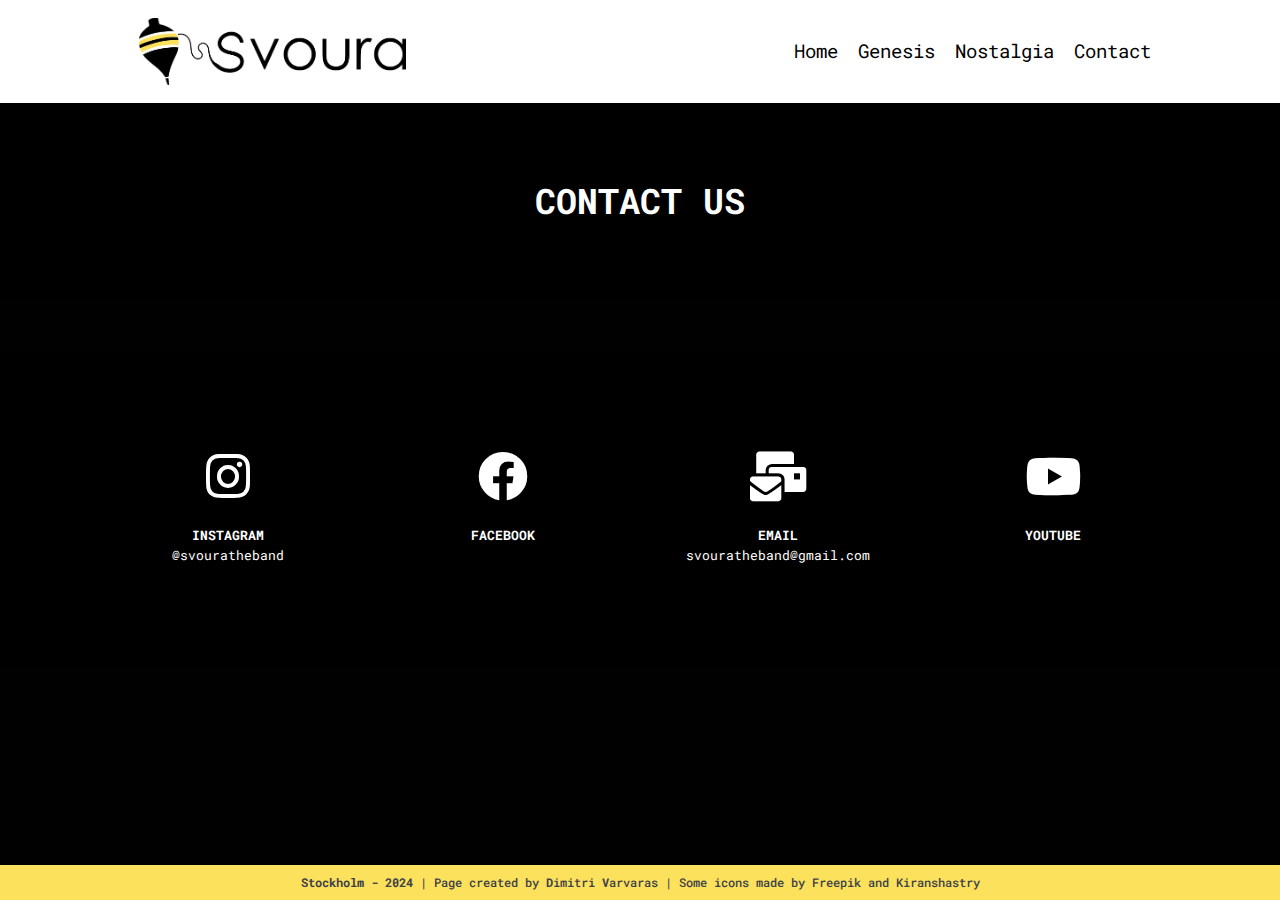
<file: contact-us.html>
<!DOCTYPE html>
<html lang="en-US">

<head>
    <meta property="og:image" content="https://svoura.se/images/bandphoto.jpg" />
    <meta charset="UTF-8">
    <meta name="viewport" content="width=device-width, initial-scale=1, minimum-scale=1">
    <link rel="profile" href="http://gmpg.org/xfn/11">
    <title>Contact us &#8211; Svoura</title>
    <meta name='robots' content='max-image-preview:large' />
    <link rel='dns-prefetch' href='//fonts.googleapis.com' />
    <link rel='dns-prefetch' href='//s.w.org' />
    <link rel="alternate" type="application/rss+xml" title="Svoura &raquo; Feed" href="https://www.svoura.se/feed/" />
    <link rel="alternate" type="application/rss+xml" title="Svoura &raquo; Comments Feed"
        href="https://www.svoura.se/comments/feed/" />
    <script type="text/javascript">
        window._wpemojiSettings = { "baseUrl": "https:\/\/s.w.org\/images\/core\/emoji\/14.0.0\/72x72\/", "ext": ".png", "svgUrl": "https:\/\/s.w.org\/images\/core\/emoji\/14.0.0\/svg\/", "svgExt": ".svg", "source": { "concatemoji": "https:\/\/www.svoura.se\/temporary_svoura\/wp-includes\/js\/wp-emoji-release.min.js?ver=6.0.5" } };
        /*! This file is auto-generated */
        !function (e, a, t) { var n, r, o, i = a.createElement("canvas"), p = i.getContext && i.getContext("2d"); function s(e, t) { var a = String.fromCharCode, e = (p.clearRect(0, 0, i.width, i.height), p.fillText(a.apply(this, e), 0, 0), i.toDataURL()); return p.clearRect(0, 0, i.width, i.height), p.fillText(a.apply(this, t), 0, 0), e === i.toDataURL() } function c(e) { var t = a.createElement("script"); t.src = e, t.defer = t.type = "text/javascript", a.getElementsByTagName("head")[0].appendChild(t) } for (o = Array("flag", "emoji"), t.supports = { everything: !0, everythingExceptFlag: !0 }, r = 0; r < o.length; r++)t.supports[o[r]] = function (e) { if (!p || !p.fillText) return !1; switch (p.textBaseline = "top", p.font = "600 32px Arial", e) { case "flag": return s([127987, 65039, 8205, 9895, 65039], [127987, 65039, 8203, 9895, 65039]) ? !1 : !s([55356, 56826, 55356, 56819], [55356, 56826, 8203, 55356, 56819]) && !s([55356, 57332, 56128, 56423, 56128, 56418, 56128, 56421, 56128, 56430, 56128, 56423, 56128, 56447], [55356, 57332, 8203, 56128, 56423, 8203, 56128, 56418, 8203, 56128, 56421, 8203, 56128, 56430, 8203, 56128, 56423, 8203, 56128, 56447]); case "emoji": return !s([129777, 127995, 8205, 129778, 127999], [129777, 127995, 8203, 129778, 127999]) }return !1 }(o[r]), t.supports.everything = t.supports.everything && t.supports[o[r]], "flag" !== o[r] && (t.supports.everythingExceptFlag = t.supports.everythingExceptFlag && t.supports[o[r]]); t.supports.everythingExceptFlag = t.supports.everythingExceptFlag && !t.supports.flag, t.DOMReady = !1, t.readyCallback = function () { t.DOMReady = !0 }, t.supports.everything || (n = function () { t.readyCallback() }, a.addEventListener ? (a.addEventListener("DOMContentLoaded", n, !1), e.addEventListener("load", n, !1)) : (e.attachEvent("onload", n), a.attachEvent("onreadystatechange", function () { "complete" === a.readyState && t.readyCallback() })), (e = t.source || {}).concatemoji ? c(e.concatemoji) : e.wpemoji && e.twemoji && (c(e.twemoji), c(e.wpemoji))) }(window, document, window._wpemojiSettings);
    </script>
    <style type="text/css">
        img.wp-smiley,
        img.emoji {
            display: inline !important;
            border: none !important;
            box-shadow: none !important;
            height: 1em !important;
            width: 1em !important;
            margin: 0 0.07em !important;
            vertical-align: -0.1em !important;
            background: none !important;
            padding: 0 !important;
        }
    </style>
    <link rel='stylesheet' id='wp-block-library-css' href='./css/css-dist-block-library-style.min.css' type='text/css'
        media='all' />
    <style id='global-styles-inline-css' type='text/css'>
        body {
            --wp--preset--color--black: #000000;
            --wp--preset--color--cyan-bluish-gray: #abb8c3;
            --wp--preset--color--white: #ffffff;
            --wp--preset--color--pale-pink: #f78da7;
            --wp--preset--color--vivid-red: #cf2e2e;
            --wp--preset--color--luminous-vivid-orange: #ff6900;
            --wp--preset--color--luminous-vivid-amber: #fcb900;
            --wp--preset--color--light-green-cyan: #7bdcb5;
            --wp--preset--color--vivid-green-cyan: #00d084;
            --wp--preset--color--pale-cyan-blue: #8ed1fc;
            --wp--preset--color--vivid-cyan-blue: #0693e3;
            --wp--preset--color--vivid-purple: #9b51e0;
            --wp--preset--color--neve-button-color: #ffe179;
            --wp--preset--color--neve-text-color: #010101;
            --wp--preset--gradient--vivid-cyan-blue-to-vivid-purple: linear-gradient(135deg, rgba(6, 147, 227, 1) 0%, rgb(155, 81, 224) 100%);
            --wp--preset--gradient--light-green-cyan-to-vivid-green-cyan: linear-gradient(135deg, rgb(122, 220, 180) 0%, rgb(0, 208, 130) 100%);
            --wp--preset--gradient--luminous-vivid-amber-to-luminous-vivid-orange: linear-gradient(135deg, rgba(252, 185, 0, 1) 0%, rgba(255, 105, 0, 1) 100%);
            --wp--preset--gradient--luminous-vivid-orange-to-vivid-red: linear-gradient(135deg, rgba(255, 105, 0, 1) 0%, rgb(207, 46, 46) 100%);
            --wp--preset--gradient--very-light-gray-to-cyan-bluish-gray: linear-gradient(135deg, rgb(238, 238, 238) 0%, rgb(169, 184, 195) 100%);
            --wp--preset--gradient--cool-to-warm-spectrum: linear-gradient(135deg, rgb(74, 234, 220) 0%, rgb(151, 120, 209) 20%, rgb(207, 42, 186) 40%, rgb(238, 44, 130) 60%, rgb(251, 105, 98) 80%, rgb(254, 248, 76) 100%);
            --wp--preset--gradient--blush-light-purple: linear-gradient(135deg, rgb(255, 206, 236) 0%, rgb(152, 150, 240) 100%);
            --wp--preset--gradient--blush-bordeaux: linear-gradient(135deg, rgb(254, 205, 165) 0%, rgb(254, 45, 45) 50%, rgb(107, 0, 62) 100%);
            --wp--preset--gradient--luminous-dusk: linear-gradient(135deg, rgb(255, 203, 112) 0%, rgb(199, 81, 192) 50%, rgb(65, 88, 208) 100%);
            --wp--preset--gradient--pale-ocean: linear-gradient(135deg, rgb(255, 245, 203) 0%, rgb(182, 227, 212) 50%, rgb(51, 167, 181) 100%);
            --wp--preset--gradient--electric-grass: linear-gradient(135deg, rgb(202, 248, 128) 0%, rgb(113, 206, 126) 100%);
            --wp--preset--gradient--midnight: linear-gradient(135deg, rgb(2, 3, 129) 0%, rgb(40, 116, 252) 100%);
            --wp--preset--duotone--dark-grayscale: url('#wp-duotone-dark-grayscale');
            --wp--preset--duotone--grayscale: url('#wp-duotone-grayscale');
            --wp--preset--duotone--purple-yellow: url('#wp-duotone-purple-yellow');
            --wp--preset--duotone--blue-red: url('#wp-duotone-blue-red');
            --wp--preset--duotone--midnight: url('#wp-duotone-midnight');
            --wp--preset--duotone--magenta-yellow: url('#wp-duotone-magenta-yellow');
            --wp--preset--duotone--purple-green: url('#wp-duotone-purple-green');
            --wp--preset--duotone--blue-orange: url('#wp-duotone-blue-orange');
            --wp--preset--font-size--small: 13px;
            --wp--preset--font-size--medium: 20px;
            --wp--preset--font-size--large: 36px;
            --wp--preset--font-size--x-large: 42px;
        }

        .has-black-color {
            color: var(--wp--preset--color--black) !important;
        }

        .has-cyan-bluish-gray-color {
            color: var(--wp--preset--color--cyan-bluish-gray) !important;
        }

        .has-white-color {
            color: var(--wp--preset--color--white) !important;
        }

        .has-pale-pink-color {
            color: var(--wp--preset--color--pale-pink) !important;
        }

        .has-vivid-red-color {
            color: var(--wp--preset--color--vivid-red) !important;
        }

        .has-luminous-vivid-orange-color {
            color: var(--wp--preset--color--luminous-vivid-orange) !important;
        }

        .has-luminous-vivid-amber-color {
            color: var(--wp--preset--color--luminous-vivid-amber) !important;
        }

        .has-light-green-cyan-color {
            color: var(--wp--preset--color--light-green-cyan) !important;
        }

        .has-vivid-green-cyan-color {
            color: var(--wp--preset--color--vivid-green-cyan) !important;
        }

        .has-pale-cyan-blue-color {
            color: var(--wp--preset--color--pale-cyan-blue) !important;
        }

        .has-vivid-cyan-blue-color {
            color: var(--wp--preset--color--vivid-cyan-blue) !important;
        }

        .has-vivid-purple-color {
            color: var(--wp--preset--color--vivid-purple) !important;
        }

        .has-black-background-color {
            background-color: var(--wp--preset--color--black) !important;
        }

        .has-cyan-bluish-gray-background-color {
            background-color: var(--wp--preset--color--cyan-bluish-gray) !important;
        }

        .has-white-background-color {
            background-color: var(--wp--preset--color--white) !important;
        }

        .has-pale-pink-background-color {
            background-color: var(--wp--preset--color--pale-pink) !important;
        }

        .has-vivid-red-background-color {
            background-color: var(--wp--preset--color--vivid-red) !important;
        }

        .has-luminous-vivid-orange-background-color {
            background-color: var(--wp--preset--color--luminous-vivid-orange) !important;
        }

        .has-luminous-vivid-amber-background-color {
            background-color: var(--wp--preset--color--luminous-vivid-amber) !important;
        }

        .has-light-green-cyan-background-color {
            background-color: var(--wp--preset--color--light-green-cyan) !important;
        }

        .has-vivid-green-cyan-background-color {
            background-color: var(--wp--preset--color--vivid-green-cyan) !important;
        }

        .has-pale-cyan-blue-background-color {
            background-color: var(--wp--preset--color--pale-cyan-blue) !important;
        }

        .has-vivid-cyan-blue-background-color {
            background-color: var(--wp--preset--color--vivid-cyan-blue) !important;
        }

        .has-vivid-purple-background-color {
            background-color: var(--wp--preset--color--vivid-purple) !important;
        }

        .has-black-border-color {
            border-color: var(--wp--preset--color--black) !important;
        }

        .has-cyan-bluish-gray-border-color {
            border-color: var(--wp--preset--color--cyan-bluish-gray) !important;
        }

        .has-white-border-color {
            border-color: var(--wp--preset--color--white) !important;
        }

        .has-pale-pink-border-color {
            border-color: var(--wp--preset--color--pale-pink) !important;
        }

        .has-vivid-red-border-color {
            border-color: var(--wp--preset--color--vivid-red) !important;
        }

        .has-luminous-vivid-orange-border-color {
            border-color: var(--wp--preset--color--luminous-vivid-orange) !important;
        }

        .has-luminous-vivid-amber-border-color {
            border-color: var(--wp--preset--color--luminous-vivid-amber) !important;
        }

        .has-light-green-cyan-border-color {
            border-color: var(--wp--preset--color--light-green-cyan) !important;
        }

        .has-vivid-green-cyan-border-color {
            border-color: var(--wp--preset--color--vivid-green-cyan) !important;
        }

        .has-pale-cyan-blue-border-color {
            border-color: var(--wp--preset--color--pale-cyan-blue) !important;
        }

        .has-vivid-cyan-blue-border-color {
            border-color: var(--wp--preset--color--vivid-cyan-blue) !important;
        }

        .has-vivid-purple-border-color {
            border-color: var(--wp--preset--color--vivid-purple) !important;
        }

        .has-vivid-cyan-blue-to-vivid-purple-gradient-background {
            background: var(--wp--preset--gradient--vivid-cyan-blue-to-vivid-purple) !important;
        }

        .has-light-green-cyan-to-vivid-green-cyan-gradient-background {
            background: var(--wp--preset--gradient--light-green-cyan-to-vivid-green-cyan) !important;
        }

        .has-luminous-vivid-amber-to-luminous-vivid-orange-gradient-background {
            background: var(--wp--preset--gradient--luminous-vivid-amber-to-luminous-vivid-orange) !important;
        }

        .has-luminous-vivid-orange-to-vivid-red-gradient-background {
            background: var(--wp--preset--gradient--luminous-vivid-orange-to-vivid-red) !important;
        }

        .has-very-light-gray-to-cyan-bluish-gray-gradient-background {
            background: var(--wp--preset--gradient--very-light-gray-to-cyan-bluish-gray) !important;
        }

        .has-cool-to-warm-spectrum-gradient-background {
            background: var(--wp--preset--gradient--cool-to-warm-spectrum) !important;
        }

        .has-blush-light-purple-gradient-background {
            background: var(--wp--preset--gradient--blush-light-purple) !important;
        }

        .has-blush-bordeaux-gradient-background {
            background: var(--wp--preset--gradient--blush-bordeaux) !important;
        }

        .has-luminous-dusk-gradient-background {
            background: var(--wp--preset--gradient--luminous-dusk) !important;
        }

        .has-pale-ocean-gradient-background {
            background: var(--wp--preset--gradient--pale-ocean) !important;
        }

        .has-electric-grass-gradient-background {
            background: var(--wp--preset--gradient--electric-grass) !important;
        }

        .has-midnight-gradient-background {
            background: var(--wp--preset--gradient--midnight) !important;
        }

        .has-small-font-size {
            font-size: var(--wp--preset--font-size--small) !important;
        }

        .has-medium-font-size {
            font-size: var(--wp--preset--font-size--medium) !important;
        }

        .has-large-font-size {
            font-size: var(--wp--preset--font-size--large) !important;
        }

        .has-x-large-font-size {
            font-size: var(--wp--preset--font-size--x-large) !important;
        }
    </style>
    <link rel='stylesheet' id='neve-style-css' href='./css/themes-neve-style.min.css' type='text/css' media='all' />
    <style id='neve-style-inline-css' type='text/css'>
        body,
        .site-title {
            font-size: 15px;
        }

        body,
        .site-title {
            font-family: "Roboto Mono";
            font-weight: 400;
        }

        h1:not(.site-title),
        .single h1.entry-title {
            font-size: 30px;
        }

        h1:not(.site-title),
        .single h1.entry-title {
            font-weight: 900;
        }

        h1:not(.site-title),
        .single h1.entry-title {
            text-transform: uppercase;
        }

        h1:not(.site-title),
        .single h1.entry-title {
            line-height: 1.6;
        }

        h2 {
            font-size: 25px;
        }

        h2 {
            font-weight: 900;
        }

        h2 {
            text-transform: uppercase;
        }

        h2 {
            line-height: 1.6;
        }

        h3 {
            font-size: 18px;
        }

        h3 {
            font-weight: 900;
        }

        h3 {
            text-transform: uppercase;
        }

        h3 {
            line-height: 1.6;
        }

        h4 {
            font-size: 16px;
        }

        h4 {
            font-weight: 900;
        }

        h4 {
            text-transform: uppercase;
        }

        h4 {
            line-height: 1.6;
        }

        h5 {
            font-size: 14px;
        }

        h5 {
            font-weight: 900;
        }

        h5 {
            text-transform: uppercase;
        }

        h5 {
            line-height: 1.6;
        }

        h6 {
            font-size: 12px;
        }

        h6 {
            font-weight: 900;
        }

        h6 {
            text-transform: uppercase;
        }

        h6 {
            line-height: 1.6;
        }

        h1,
        .single h1.entry-title,
        h2,
        h3,
        h4,
        h5,
        h6 {
            font-family: "Roboto Mono";
        }

        .container {
            max-width: 748px;
        }

        a {
            color: #000000;
        }

        .nv-loader {
            border-color: #000000;
        }

        a:hover,
        a:focus {
            color: #000000;
        }

        body,
        .entry-title a,
        .entry-title a:hover,
        .entry-title a:focus {
            color: #010101;
        }

        .has-white-background-color {
            background-color: #ffffff !important;
        }

        .has-white-color {
            color: #ffffff !important;
        }

        .has-black-background-color {
            background-color: #000000 !important;
        }

        .has-black-color {
            color: #000000 !important;
        }

        .has-neve-button-color-background-color {
            background-color: #ffe179 !important;
        }

        .has-neve-button-color-color {
            color: #ffe179 !important;
        }

        .has-neve-link-color-background-color {
            background-color: #000000 !important;
        }

        .has-neve-link-color-color {
            color: #000000 !important;
        }

        .has-neve-link-hover-color-background-color {
            background-color: #000000 !important;
        }

        .has-neve-link-hover-color-color {
            color: #000000 !important;
        }

        .has-neve-text-color-background-color {
            background-color: #010101 !important;
        }

        .has-neve-text-color-color {
            color: #010101 !important;
        }

        .nv-tags-list a {
            color: #ffe179;
        }

        .nv-tags-list a {
            border-color: #ffe179;
        }

        .button.button-primary,
        button,
        input[type=button],
        .btn,
        input[type="submit"],
        /* Buttons in navigation */
        ul[id^="nv-primary-navigation"] li.button.button-primary>a,
        .menu li.button.button-primary>a {
            background-color: #ffe179;
        }

        .button.button-primary,
        button,
        input[type=button],
        .btn,
        input[type="submit"],
        /* Buttons in navigation */
        ul[id^="nv-primary-navigation"] li.button.button-primary>a,
        .menu li.button.button-primary>a {
            color: #010101;
        }

        .nv-tags-list a:hover {
            border-color: #010101;
        }

        .button.button-primary:hover,
        .nv-tags-list a:hover,
        ul[id^="nv-primary-navigation"] li.button.button-primary>a:hover,
        .menu li.button.button-primary>a:hover {
            background-color: #010101;
        }

        .button.button-primary:hover,
        .nv-tags-list a:hover,
        ul[id^="nv-primary-navigation"] li.button.button-primary>a:hover,
        .menu li.button.button-primary>a:hover {
            color: #ffffff;
        }

        .button.button-primary,
        button,
        input[type=button],
        .btn,
        input[type="submit"]:not(.search-submit),
        /* Buttons in navigation */
        ul[id^="nv-primary-navigation"] li.button.button-primary>a,
        .menu li.button.button-primary>a {
            border-radius: 3px;
        }

        .button.button-secondary,
        #comments input[type="submit"],
        .cart-off-canvas .button.nv-close-cart-sidebar {
            color: #010101;
        }

        .button.button-secondary,
        #comments input[type="submit"],
        .cart-off-canvas .button.nv-close-cart-sidebar {
            border-color: #010101;
        }

        .button.button-secondary:hover,
        #comments input[type="submit"]:hover {
            color: #010101;
        }

        .button.button-secondary:hover,
        #comments input[type="submit"]:hover {
            border-color: #010101;
        }

        .button.button-secondary,
        #comments input[type="submit"] {
            border-radius: 3px;
        }

        .button.button-secondary,
        #comments input[type="submit"] {
            border: 1px solid;
            border-style: solid;
            border-top-width: 1px;
            border-right-width: 1px;
            border-bottom-width: 1px;
            border-left-width: 1px;
        }

        @media(min-width: 576px) {

            body,
            .site-title {
                font-size: 16px;
            }

            h1:not(.site-title),
            .single h1.entry-title {
                font-size: 40px;
            }

            h1:not(.site-title),
            .single h1.entry-title {
                line-height: 1.6;
            }

            h2 {
                font-size: 30px;
            }

            h2 {
                line-height: 1.6;
            }

            h3 {
                font-size: 20px;
            }

            h3 {
                line-height: 1.6;
            }

            h4 {
                font-size: 16px;
            }

            h4 {
                line-height: 1.6;
            }

            h5 {
                font-size: 14px;
            }

            h5 {
                line-height: 1.6;
            }

            h6 {
                font-size: 12px;
            }

            h6 {
                line-height: 1.6;
            }

            .container {
                max-width: 992px;
            }
        }

        @media(min-width: 960px) {

            body,
            .site-title {
                font-size: 16px;
            }

            h1:not(.site-title),
            .single h1.entry-title {
                font-size: 55px;
            }

            h1:not(.site-title),
            .single h1.entry-title {
                line-height: 1.5;
            }

            h2 {
                font-size: 35px;
            }

            h2 {
                line-height: 1.5;
            }

            h3 {
                font-size: 20px;
            }

            h3 {
                line-height: 1.5;
            }

            h4 {
                font-size: 16px;
            }

            h4 {
                line-height: 1.5;
            }

            h5 {
                font-size: 14px;
            }

            h5 {
                line-height: 1.5;
            }

            h6 {
                font-size: 12px;
            }

            h6 {
                line-height: 1.5;
            }

            .container {
                max-width: 1052px;
            }

            #content .container .col,
            #content .container-fluid .col {
                max-width: 90%;
            }

            .nv-sidebar-wrap,
            .nv-sidebar-wrap.shop-sidebar {
                max-width: 10%;
            }

            .caret-wrap {
                border-color: transparent;
            }
        }

        @media (max-width: 576px) {
            .header-main-inner {
                height: auto;
            }

            .builder-item--logo .site-logo img {
                max-width: 200px;
            }

            .builder-item--logo .site-logo {
                padding-top: 10px;
                padding-right: 0px;
                padding-bottom: 10px;
                padding-left: 0px;
            }

            .builder-item--logo {
                margin-top: 0px;
                margin-right: 0px;
                margin-bottom: 0px;
                margin-left: 0px;
            }

            .builder-item--nav-icon .navbar-toggle {
                padding-top: 17px;
                padding-right: 17px;
                padding-bottom: 17px;
                padding-left: 17px;
            }

            .builder-item--nav-icon {
                margin-top: 0px;
                margin-right: 0px;
                margin-bottom: 0px;
                margin-left: 0px;
            }

            .builder-item--primary-menu li>a {
                font-size: 1.3em;
                line-height: 1.6em;
                letter-spacing: 0px;
            }

            .builder-item--primary-menu li>a svg {
                height: 1.3em;
                width: 1.3em;
            }

            .builder-item--primary-menu {
                padding-top: 0px;
                padding-right: 0px;
                padding-bottom: 0px;
                padding-left: 0px;
                margin-top: 0px;
                margin-right: 0px;
                margin-bottom: 0px;
                margin-left: 0px;
            }

            .builder-item--footer_copyright {
                font-size: 1em;
                line-height: 1.6;
                letter-spacing: 0px;
                padding-top: 0px;
                padding-right: 0px;
                padding-bottom: 0px;
                padding-left: 0px;
                margin-top: 0px;
                margin-right: 0px;
                margin-bottom: 0px;
                margin-left: 0px;
            }

            .builder-item--footer_copyright svg {
                height: 1em;
                width: 1em;
            }
        }

        @media (min-width: 576px) {
            .header-main-inner {
                height: auto;
            }

            .builder-item--logo .site-logo img {
                max-width: 107px;
            }

            .builder-item--logo .site-logo {
                padding-top: 10px;
                padding-right: 0px;
                padding-bottom: 10px;
                padding-left: 0px;
            }

            .builder-item--logo {
                margin-top: 0px;
                margin-right: 0px;
                margin-bottom: 0px;
                margin-left: 0px;
            }

            .builder-item--nav-icon .navbar-toggle {
                padding-top: 10px;
                padding-right: 15px;
                padding-bottom: 10px;
                padding-left: 15px;
            }

            .builder-item--nav-icon {
                margin-top: 0px;
                margin-right: 0px;
                margin-bottom: 0px;
                margin-left: 0px;
            }

            .builder-item--primary-menu li>a {
                font-size: 1.2em;
                line-height: 1.6em;
                letter-spacing: 0px;
            }

            .builder-item--primary-menu li>a svg {
                height: 1.2em;
                width: 1.2em;
            }

            .builder-item--primary-menu {
                padding-top: 0px;
                padding-right: 0px;
                padding-bottom: 0px;
                padding-left: 0px;
                margin-top: 0px;
                margin-right: 0px;
                margin-bottom: 0px;
                margin-left: 0px;
            }

            .builder-item--footer_copyright {
                font-size: 1em;
                line-height: 1.6;
                letter-spacing: 0px;
                padding-top: 0px;
                padding-right: 0px;
                padding-bottom: 0px;
                padding-left: 0px;
                margin-top: 0px;
                margin-right: 0px;
                margin-bottom: 0px;
                margin-left: 0px;
            }

            .builder-item--footer_copyright svg {
                height: 1em;
                width: 1em;
            }
        }

        @media (min-width: 961px) {
            .header-main-inner {
                height: auto;
            }

            .builder-item--logo .site-logo img {
                max-width: 267px;
            }

            .builder-item--logo .site-logo {
                padding-top: 010px;
                padding-right: 0px;
                padding-bottom: 010px;
                padding-left: 10px;
            }

            .builder-item--logo {
                margin-top: 0px;
                margin-right: 0px;
                margin-bottom: 0px;
                margin-left: 0px;
            }

            .builder-item--nav-icon .navbar-toggle {
                padding-top: 10px;
                padding-right: 15px;
                padding-bottom: 0px;
                padding-left: 15px;
            }

            .builder-item--nav-icon {
                margin-top: 0px;
                margin-right: 0px;
                margin-bottom: 0px;
                margin-left: 0px;
            }

            .builder-item--primary-menu li>a {
                font-size: 1.2em;
                line-height: 1.6em;
                letter-spacing: 0px;
            }

            .builder-item--primary-menu li>a svg {
                height: 1.2em;
                width: 1.2em;
            }

            .builder-item--primary-menu {
                padding-top: 0px;
                padding-right: 0px;
                padding-bottom: 0px;
                padding-left: 0px;
                margin-top: 0px;
                margin-right: 0px;
                margin-bottom: 0px;
                margin-left: 0px;
            }

            .builder-item--footer_copyright {
                font-size: 1em;
                line-height: 1.6;
                letter-spacing: 0px;
                padding-top: 0px;
                padding-right: 0px;
                padding-bottom: 0px;
                padding-left: 0px;
                margin-top: 0px;
                margin-right: 0px;
                margin-bottom: 0px;
                margin-left: 0px;
            }

            .builder-item--footer_copyright svg {
                height: 1em;
                width: 1em;
            }
        }

        .builder-item--nav-icon .navbar-toggle {
            border-top-left-radius: 03px;
            border-top-right-radius: 03px;
            border-bottom-left-radius: 03px;
            border-bottom-right-radius: 03px;
            border-style: solid;
            border-top-width: 02px;
            border-right-width: 02px;
            border-bottom-width: 02px;
            border-left-width: 02px;
        }

        .header-menu-sidebar .close-sidebar-panel .navbar-toggle {
            border-top-left-radius: 03px;
            border-top-right-radius: 03px;
            border-bottom-right-radius: 03px;
            border-bottom-left-radius: 03px;
        }

        .builder-item--primary-menu .nav-menu-primary>.primary-menu-ul li:not(.woocommerce-mini-cart-item)>a {
            color: #010101;
        }

        .builder-item--primary-menu .nav-menu-primary>.primary-menu-ul li>.amp-caret-wrap svg {
            fill: #010101;
        }

        .builder-item--primary-menu .nav-menu-primary>.primary-menu-ul li:not(.woocommerce-mini-cart-item)>a:after {
            background-color: #010101;
        }

        .builder-item--primary-menu .nav-menu-primary>.primary-menu-ul li:not(.woocommerce-mini-cart-item):hover>a {
            color: #010101;
        }

        .builder-item--primary-menu .nav-menu-primary>.primary-menu-ul li:hover>.amp-caret-wrap svg {
            fill: #010101;
        }

        .builder-item--primary-menu .nav-menu-primary>.primary-menu-ul li.current-menu-item>a {
            color: #010101;
        }

        .builder-item--primary-menu .nav-menu-primary>.primary-menu-ul li.current-menu-item>.amp-caret-wrap svg {
            fill: #010101;
        }

        @media (min-width: 961px) {
            .header--row .hfg-item-right .builder-item--primary-menu .primary-menu-ul>li:not(:first-child) {
                margin-left: 20px;
            }

            .header--row .hfg-item-center .builder-item--primary-menu .primary-menu-ul>li:not(:last-child),
            .header--row .hfg-item-left .builder-item--primary-menu .primary-menu-ul>li:not(:last-child) {
                margin-right: 20px;
            }

            .builder-item--primary-menu .style-full-height .primary-menu-ul>li:not(.menu-item-nav-search):not(.menu-item-nav-cart)>a:after {
                left: -10px;
                right: -10px;
            }

            .builder-item--primary-menu .style-full-height .primary-menu-ul:not(#nv-primary-navigation-sidebar)>li:not(.menu-item-nav-search):not(.menu-item-nav-cart):hover>a:after {
                width: calc(100% + 20px) !important;
                ;
            }
        }

        .builder-item--primary-menu .primary-menu-ul>li>a {
            height: 25px;
        }

        .builder-item--primary-menu li>a {
            font-family: Roboto Mono;
            font-weight: 400;
            text-transform: none;
        }

        .footer-bottom-inner,
        .footer-bottom-inner.dark-mode,
        .footer-bottom-inner.light-mode {
            background-color: #fce15d;
        }

        .builder-item--footer_copyright {
            font-weight: 500;
            text-transform: none;
        }
    </style>
    <link rel='stylesheet' id='elementor-icons-css'
        href='./css/plugins-elementor-assets-lib-eicons-css-elementor-icons.min.css' type='text/css' media='all' />
    <link rel='stylesheet' id='elementor-frontend-legacy-css'
        href='./css/plugins-elementor-assets-css-frontend-legacy.min.css' type='text/css' media='all' />
    <link rel='stylesheet' id='elementor-frontend-css' href='./css/plugins-elementor-assets-css-frontend.min.css'
        type='text/css' media='all' />
    <link rel='stylesheet' id='elementor-post-81-css' href='./css/uploads-elementor-css-post-81.css' type='text/css'
        media='all' />
    <link rel='stylesheet' id='elementor-post-15-css' href='./css/uploads-elementor-css-post-15.css' type='text/css'
        media='all' />
    <link rel='stylesheet' id='neve-google-font-roboto-mono-css'
        href='//fonts.googleapis.com/css?family=Roboto+Mono%3A400%2C900&#038;ver=6.0.5' type='text/css' media='all' />
    <link rel='stylesheet' id='google-fonts-1-css'
        href='https://fonts.googleapis.com/css?family=Roboto%3A100%2C100italic%2C200%2C200italic%2C300%2C300italic%2C400%2C400italic%2C500%2C500italic%2C600%2C600italic%2C700%2C700italic%2C800%2C800italic%2C900%2C900italic%7CRoboto+Slab%3A100%2C100italic%2C200%2C200italic%2C300%2C300italic%2C400%2C400italic%2C500%2C500italic%2C600%2C600italic%2C700%2C700italic%2C800%2C800italic%2C900%2C900italic&#038;display=auto&#038;ver=6.0.5'
        type='text/css' media='all' />
    <link rel='stylesheet' id='elementor-icons-shared-0-css'
        href='./css/plugins-elementor-assets-lib-font-awesome-css-fontawesome.min.css' type='text/css' media='all' />
    <link rel='stylesheet' id='elementor-icons-fa-brands-css'
        href='./css/plugins-elementor-assets-lib-font-awesome-css-brands.min.css' type='text/css' media='all' />
    <link rel='stylesheet' id='elementor-icons-fa-solid-css'
        href='./css/plugins-elementor-assets-lib-font-awesome-css-solid.min.css' type='text/css' media='all' />
    <script>
        /* <![CDATA[ */
        var rcewpp = {
            "ajax_url": "https://www.svoura.se/temporary_svoura/wp-admin/admin-ajax.php",
            "nonce": "42236ec911",
            "home_url": "https://www.svoura.se/",
            "settings_icon": 'https://www.svoura.se/temporary_svoura/wp-content/plugins/export-wp-page-to-static-html/admin/images/settings.png',
            "settings_hover_icon": 'https://www.svoura.se/temporary_svoura/wp-content/plugins/export-wp-page-to-static-html/admin/images/settings_hover.png'
        };
        /* ]]\> */
    </script>
    <link rel="https://api.w.org/" href="https://www.svoura.se/wp-json/" />
    <link rel="alternate" type="application/json" href="https://www.svoura.se/wp-json/wp/v2/pages/15" />
    <link rel="EditURI" type="application/rsd+xml" title="RSD"
        href="https://www.svoura.se/temporary_svoura/xmlrpc.php?rsd" />
    <link rel="wlwmanifest" type="application/wlwmanifest+xml"
        href="https://www.svoura.se/temporary_svoura/wp-includes/wlwmanifest.xml" />
    <meta name="generator" content="WordPress 6.0.5" />
    <link rel="canonical" href="https://www.svoura.se/contact-us/" />
    <link rel='shortlink' href='https://www.svoura.se/?p=15' />
    <link rel="alternate" type="application/json+oembed"
        href="https://www.svoura.se/wp-json/oembed/1.0/embed?url=https%3A%2F%2Fwww.svoura.se%2Fcontact-us%2F" />
    <link rel="alternate" type="text/xml+oembed"
        href="https://www.svoura.se/wp-json/oembed/1.0/embed?url=https%3A%2F%2Fwww.svoura.se%2Fcontact-us%2F&#038;format=xml" />
    <!-- Enter your scripts here -->
    <style type="text/css">
        .recentcomments a {
            display: inline !important;
            padding: 0 !important;
            margin: 0 !important;
        }
    </style>
    <link rel="icon" href="./images/cropped-cropped-svoura-v2-bitmap-32x32.png" sizes="32x32" />
    <link rel="icon" href="./images/cropped-cropped-svoura-v2-bitmap-192x192.png" sizes="192x192" />
    <link rel="apple-touch-icon" href="./images/cropped-cropped-svoura-v2-bitmap-180x180.png" />
    <meta name="msapplication-TileImage"
        content="https://www.svoura.se/temporary_svoura/wp-content/uploads/2022/03/cropped-cropped-svoura-v2-bitmap-270x270.png" />
</head>

<body
    class="page-template page-template-page-templates page-template-template-pagebuilder-full-width page-template-page-templatestemplate-pagebuilder-full-width-php page page-id-15 wp-custom-logo nv-sidebar-full-width menu_sidebar_slide_left elementor-default elementor-kit-81 elementor-page elementor-page-15"
    id="neve_body"> <svg xmlns="http://www.w3.org/2000/svg" viewbox="0 0 0 0" width="0" height="0" focusable="false"
        role="none" style="visibility: hidden; position: absolute; left: -9999px; overflow: hidden;">
        <defs>
            <filter id="wp-duotone-dark-grayscale">
                <fecolormatrix color-interpolation-filters="sRGB" type="matrix"
                    values=" .299 .587 .114 0 0 .299 .587 .114 0 0 .299 .587 .114 0 0 .299 .587 .114 0 0 " />
                <fecomponenttransfer color-interpolation-filters="sRGB">
                    <fefuncr type="table" tablevalues="0 0.49803921568627" />
                    <fefuncg type="table" tablevalues="0 0.49803921568627" />
                    <fefuncb type="table" tablevalues="0 0.49803921568627" />
                    <fefunca type="table" tablevalues="1 1" />
                </fecomponenttransfer>
                <fecomposite in2="SourceGraphic" operator="in" />
            </filter>
        </defs>
    </svg><svg xmlns="http://www.w3.org/2000/svg" viewbox="0 0 0 0" width="0" height="0" focusable="false" role="none"
        style="visibility: hidden; position: absolute; left: -9999px; overflow: hidden;">
        <defs>
            <filter id="wp-duotone-grayscale">
                <fecolormatrix color-interpolation-filters="sRGB" type="matrix"
                    values=" .299 .587 .114 0 0 .299 .587 .114 0 0 .299 .587 .114 0 0 .299 .587 .114 0 0 " />
                <fecomponenttransfer color-interpolation-filters="sRGB">
                    <fefuncr type="table" tablevalues="0 1" />
                    <fefuncg type="table" tablevalues="0 1" />
                    <fefuncb type="table" tablevalues="0 1" />
                    <fefunca type="table" tablevalues="1 1" />
                </fecomponenttransfer>
                <fecomposite in2="SourceGraphic" operator="in" />
            </filter>
        </defs>
    </svg><svg xmlns="http://www.w3.org/2000/svg" viewbox="0 0 0 0" width="0" height="0" focusable="false" role="none"
        style="visibility: hidden; position: absolute; left: -9999px; overflow: hidden;">
        <defs>
            <filter id="wp-duotone-purple-yellow">
                <fecolormatrix color-interpolation-filters="sRGB" type="matrix"
                    values=" .299 .587 .114 0 0 .299 .587 .114 0 0 .299 .587 .114 0 0 .299 .587 .114 0 0 " />
                <fecomponenttransfer color-interpolation-filters="sRGB">
                    <fefuncr type="table" tablevalues="0.54901960784314 0.98823529411765" />
                    <fefuncg type="table" tablevalues="0 1" />
                    <fefuncb type="table" tablevalues="0.71764705882353 0.25490196078431" />
                    <fefunca type="table" tablevalues="1 1" />
                </fecomponenttransfer>
                <fecomposite in2="SourceGraphic" operator="in" />
            </filter>
        </defs>
    </svg><svg xmlns="http://www.w3.org/2000/svg" viewbox="0 0 0 0" width="0" height="0" focusable="false" role="none"
        style="visibility: hidden; position: absolute; left: -9999px; overflow: hidden;">
        <defs>
            <filter id="wp-duotone-blue-red">
                <fecolormatrix color-interpolation-filters="sRGB" type="matrix"
                    values=" .299 .587 .114 0 0 .299 .587 .114 0 0 .299 .587 .114 0 0 .299 .587 .114 0 0 " />
                <fecomponenttransfer color-interpolation-filters="sRGB">
                    <fefuncr type="table" tablevalues="0 1" />
                    <fefuncg type="table" tablevalues="0 0.27843137254902" />
                    <fefuncb type="table" tablevalues="0.5921568627451 0.27843137254902" />
                    <fefunca type="table" tablevalues="1 1" />
                </fecomponenttransfer>
                <fecomposite in2="SourceGraphic" operator="in" />
            </filter>
        </defs>
    </svg><svg xmlns="http://www.w3.org/2000/svg" viewbox="0 0 0 0" width="0" height="0" focusable="false" role="none"
        style="visibility: hidden; position: absolute; left: -9999px; overflow: hidden;">
        <defs>
            <filter id="wp-duotone-midnight">
                <fecolormatrix color-interpolation-filters="sRGB" type="matrix"
                    values=" .299 .587 .114 0 0 .299 .587 .114 0 0 .299 .587 .114 0 0 .299 .587 .114 0 0 " />
                <fecomponenttransfer color-interpolation-filters="sRGB">
                    <fefuncr type="table" tablevalues="0 0" />
                    <fefuncg type="table" tablevalues="0 0.64705882352941" />
                    <fefuncb type="table" tablevalues="0 1" />
                    <fefunca type="table" tablevalues="1 1" />
                </fecomponenttransfer>
                <fecomposite in2="SourceGraphic" operator="in" />
            </filter>
        </defs>
    </svg><svg xmlns="http://www.w3.org/2000/svg" viewbox="0 0 0 0" width="0" height="0" focusable="false" role="none"
        style="visibility: hidden; position: absolute; left: -9999px; overflow: hidden;">
        <defs>
            <filter id="wp-duotone-magenta-yellow">
                <fecolormatrix color-interpolation-filters="sRGB" type="matrix"
                    values=" .299 .587 .114 0 0 .299 .587 .114 0 0 .299 .587 .114 0 0 .299 .587 .114 0 0 " />
                <fecomponenttransfer color-interpolation-filters="sRGB">
                    <fefuncr type="table" tablevalues="0.78039215686275 1" />
                    <fefuncg type="table" tablevalues="0 0.94901960784314" />
                    <fefuncb type="table" tablevalues="0.35294117647059 0.47058823529412" />
                    <fefunca type="table" tablevalues="1 1" />
                </fecomponenttransfer>
                <fecomposite in2="SourceGraphic" operator="in" />
            </filter>
        </defs>
    </svg><svg xmlns="http://www.w3.org/2000/svg" viewbox="0 0 0 0" width="0" height="0" focusable="false" role="none"
        style="visibility: hidden; position: absolute; left: -9999px; overflow: hidden;">
        <defs>
            <filter id="wp-duotone-purple-green">
                <fecolormatrix color-interpolation-filters="sRGB" type="matrix"
                    values=" .299 .587 .114 0 0 .299 .587 .114 0 0 .299 .587 .114 0 0 .299 .587 .114 0 0 " />
                <fecomponenttransfer color-interpolation-filters="sRGB">
                    <fefuncr type="table" tablevalues="0.65098039215686 0.40392156862745" />
                    <fefuncg type="table" tablevalues="0 1" />
                    <fefuncb type="table" tablevalues="0.44705882352941 0.4" />
                    <fefunca type="table" tablevalues="1 1" />
                </fecomponenttransfer>
                <fecomposite in2="SourceGraphic" operator="in" />
            </filter>
        </defs>
    </svg><svg xmlns="http://www.w3.org/2000/svg" viewbox="0 0 0 0" width="0" height="0" focusable="false" role="none"
        style="visibility: hidden; position: absolute; left: -9999px; overflow: hidden;">
        <defs>
            <filter id="wp-duotone-blue-orange">
                <fecolormatrix color-interpolation-filters="sRGB" type="matrix"
                    values=" .299 .587 .114 0 0 .299 .587 .114 0 0 .299 .587 .114 0 0 .299 .587 .114 0 0 " />
                <fecomponenttransfer color-interpolation-filters="sRGB">
                    <fefuncr type="table" tablevalues="0.098039215686275 1" />
                    <fefuncg type="table" tablevalues="0 0.66274509803922" />
                    <fefuncb type="table" tablevalues="0.84705882352941 0.41960784313725" />
                    <fefunca type="table" tablevalues="1 1" />
                </fecomponenttransfer>
                <fecomposite in2="SourceGraphic" operator="in" />
            </filter>
        </defs>
    </svg>
    <div class="wrapper">
        <header class="header" role="banner"> <a class="neve-skip-link show-on-focus" href="#content" tabindex="0"> Skip
                to content </a>
            <div id="header-grid" class="hfg_header site-header">
                <nav class="header--row header-main hide-on-mobile hide-on-tablet layout-full-contained nv-navbar header--row"
                    data-row-id="main" data-show-on="desktop">
                    <div class="header--row-inner header-main-inner light-mode">
                        <div class="container">
                            <div class="row row--wrapper" data-section="hfg_header_layout_main">
                                <div class="builder-item hfg-item-first col-4 col-md-4 col-sm-4 hfg-item-left">
                                    <div class="item--inner builder-item--logo" data-section="title_tagline"
                                        data-item-id="logo">
                                        <div class="site-logo"> <a class="brand" href="./index.html" title="Svoura"
                                                aria-label="Svoura"><img
                                                    src="./images/uploads-2020-07-cropped-svoura-v2-central-v2.png"
                                                    alt=""></a></div>
                                    </div>
                                </div>
                                <div class="builder-item hfg-item-last col-8 col-md-8 col-sm-8 hfg-item-right">
                                    <div class="item--inner builder-item--primary-menu has_menu"
                                        data-section="header_menu_primary" data-item-id="primary-menu">
                                        <div class="nv-nav-wrap">
                                            <div role="navigation" class="style-border-bottom nav-menu-primary"
                                                aria-label="Primary Menu">
                                                <ul id="nv-primary-navigation-main" class="primary-menu-ul">
                                                    <li id="menu-item-76"
                                                        class="menu-item menu-item-type-post_type menu-item-object-page menu-item-home menu-item-76">
                                                        <a href="./index.html">Home</a></li>
                                                    <li id="menu-item-75"
                                                        class="menu-item menu-item-type-post_type menu-item-object-page menu-item-75">
                                                        <a href="./our-story.html">Genesis</a></li>
                                                    <li id="menu-item-390"
                                                        class="menu-item menu-item-type-post_type menu-item-object-page menu-item-390">
                                                        <a href="./news.html">Nostalgia</a></li>
                                                    <li id="menu-item-72"
                                                        class="menu-item menu-item-type-post_type menu-item-object-page current-menu-item page_item page-item-15 current_page_item menu-item-72">
                                                        <a href="./contact-us.html" aria-current="page">Contact</a></li>
                                                </ul>
                                            </div>
                                        </div>
                                    </div>
                                </div>
                            </div>
                        </div>
                    </div>
                </nav>
                <nav class="header--row header-main hide-on-desktop layout-full-contained nv-navbar header--row"
                    data-row-id="main" data-show-on="mobile">
                    <div class="header--row-inner header-main-inner light-mode">
                        <div class="container">
                            <div class="row row--wrapper" data-section="hfg_header_layout_main">
                                <div class="builder-item hfg-item-first col-8 col-md-8 col-sm-8 hfg-item-left">
                                    <div class="item--inner builder-item--logo" data-section="title_tagline"
                                        data-item-id="logo">
                                        <div class="site-logo"> <a class="brand" href="./index.html" title="Svoura"
                                                aria-label="Svoura"><img
                                                    src="./images/uploads-2020-07-cropped-svoura-v2-central-v2.png"
                                                    alt=""></a></div>
                                    </div>
                                </div>
                                <div class="builder-item hfg-item-last col-4 col-md-4 col-sm-4 hfg-item-right">
                                    <div class="item--inner builder-item--nav-icon" data-section="header_menu_icon"
                                        data-item-id="nav-icon">
                                        <div class="menu-mobile-toggle item-button navbar-toggle-wrapper"> <button
                                                class="navbar-toggle" aria-label=" 			Navigation Menu			">
                                                <div class="bars"> <span class="icon-bar"></span> <span
                                                        class="icon-bar"></span> <span class="icon-bar"></span> </div>
                                                <span class="screen-reader-text">Toggle Navigation</span>
                                            </button> </div> <!--.navbar-toggle-wrapper-->
                                    </div>
                                </div>
                            </div>
                        </div>
                    </div>
                </nav>
                <div id="header-menu-sidebar" class="header-menu-sidebar menu-sidebar-panel light-mode slide_left">
                    <div id="header-menu-sidebar-bg" class="header-menu-sidebar-bg">
                        <div class="close-sidebar-panel navbar-toggle-wrapper"> <button class="navbar-toggle active"
                                aria-label=" 				Navigation Menu				">
                                <div class="bars"> <span class="icon-bar"></span> <span class="icon-bar"></span> <span
                                        class="icon-bar"></span> </div> <span class="screen-reader-text"> Toggle
                                    Navigation </span>
                            </button> </div>
                        <div id="header-menu-sidebar-inner" class="header-menu-sidebar-inner">
                            <div
                                class="builder-item hfg-item-last hfg-item-first col-12 col-md-12 col-sm-12 hfg-item-right">
                                <div class="item--inner builder-item--primary-menu has_menu"
                                    data-section="header_menu_primary" data-item-id="primary-menu">
                                    <div class="nv-nav-wrap">
                                        <div role="navigation" class="style-border-bottom nav-menu-primary"
                                            aria-label="Primary Menu">
                                            <ul id="nv-primary-navigation-sidebar" class="primary-menu-ul">
                                                <li
                                                    class="menu-item menu-item-type-post_type menu-item-object-page menu-item-home menu-item-76">
                                                    <a href="./index.html">Home</a></li>
                                                <li
                                                    class="menu-item menu-item-type-post_type menu-item-object-page menu-item-75">
                                                    <a href="./our-story.html">Genesis</a></li>
                                                <li
                                                    class="menu-item menu-item-type-post_type menu-item-object-page menu-item-390">
                                                    <a href="./news.html">Nostalgia</a></li>
                                                <li
                                                    class="menu-item menu-item-type-post_type menu-item-object-page current-menu-item page_item page-item-15 current_page_item menu-item-72">
                                                    <a href="./contact-us.html" aria-current="page">Contact</a></li>
                                            </ul>
                                        </div>
                                    </div>
                                </div>
                            </div>
                        </div>
                    </div>
                </div>
                <div class="header-menu-sidebar-overlay"></div>
            </div>
        </header>
        <main id="content" class="neve-main" role="main" style="background-color:#010101;">
            <div data-elementor-type="wp-post" data-elementor-id="15" class="elementor elementor-15">
                <div class="elementor-inner">
                    <div class="elementor-section-wrap">
                        <section
                            class="elementor-section elementor-top-section elementor-element elementor-element-ca44890 elementor-section-boxed elementor-section-height-default elementor-section-height-default"
                            data-id="ca44890" data-element_type="section"
                            data-settings="{&quot;background_background&quot;:&quot;classic&quot;}">
                            <div class="elementor-container elementor-column-gap-default">
                                <div class="elementor-row">
                                    <div class="elementor-column elementor-col-100 elementor-top-column elementor-element elementor-element-78bc5c1"
                                        data-id="78bc5c1" data-element_type="column">
                                        <div class="elementor-column-wrap elementor-element-populated">
                                            <div class="elementor-widget-wrap">
                                                <div class="elementor-element elementor-element-c30897b elementor-widget elementor-widget-heading"
                                                    data-id="c30897b" data-element_type="widget"
                                                    data-widget_type="heading.default">
                                                    <div class="elementor-widget-container">
                                                        <h2 class="elementor-heading-title elementor-size-default">
                                                            contact us</h2>
                                                    </div>
                                                </div>
                                            </div>
                                        </div>
                                    </div>
                                </div>
                            </div>
                        </section>
                    </br>
                </br>
                        <section
                            class="elementor-section elementor-top-section elementor-element elementor-element-35b6eeb elementor-section-boxed elementor-section-height-default elementor-section-height-default"
                            data-id="35b6eeb" data-element_type="section"
                            data-settings="{&quot;background_background&quot;:&quot;classic&quot;}">
                            <div class="elementor-container elementor-column-gap-default">
                                <div class="elementor-row">
                                    <div class="elementor-column elementor-col-100 elementor-top-column elementor-element elementor-element-12abdc3"
                                        data-id="12abdc3" data-element_type="column">
                                        <div class="elementor-column-wrap elementor-element-populated">
                                            <div class="elementor-widget-wrap">
                                                <section
                                                    class="elementor-section elementor-inner-section elementor-element elementor-element-134bffc elementor-section-boxed elementor-section-height-default elementor-section-height-default"
                                                    data-id="134bffc" data-element_type="section">
                                                    <div class="elementor-container elementor-column-gap-default">
                                                        <div class="elementor-row">
                                                            <div class="elementor-column elementor-col-25 elementor-inner-column elementor-element elementor-element-21a9124"
                                                                data-id="21a9124" data-element_type="column">
                                                                <div
                                                                    class="elementor-column-wrap elementor-element-populated">
                                                                    <div class="elementor-widget-wrap">
                                                                        <div class="elementor-element elementor-element-0bd5987 elementor-vertical-align-middle elementor-view-default elementor-mobile-position-top elementor-widget elementor-widget-icon-box"
                                                                            data-id="0bd5987" data-element_type="widget"
                                                                            data-widget_type="icon-box.default">
                                                                            <div class="elementor-widget-container">
                                                                                <div class="elementor-icon-box-wrapper">
                                                                                    <div
                                                                                        class="elementor-icon-box-icon">
                                                                                        <a class="elementor-icon elementor-animation-"
                                                                                            href="https://www.instagram.com/svouratheband/"
                                                                                            target="_blank"> <i
                                                                                                aria-hidden="true"
                                                                                                class="fab fa-instagram"></i>
                                                                                        </a> </div>
                                                                                    <div
                                                                                        class="elementor-icon-box-content">
                                                                                        <h3
                                                                                            class="elementor-icon-box-title">
                                                                                            <a href="https://www.instagram.com/svouratheband/"
                                                                                                target="_blank">
                                                                                                instagram </a> </h3>
                                                                                        <p
                                                                                            class="elementor-icon-box-description">
                                                                                            @svouratheband </p>
                                                                                    </div>
                                                                                </div>
                                                                            </div>
                                                                        </div>
                                                                    </div>
                                                                </div>
                                                            </div>
                                                            <div class="elementor-column elementor-col-25 elementor-inner-column elementor-element elementor-element-021af25"
                                                                data-id="021af25" data-element_type="column">
                                                                <div
                                                                    class="elementor-column-wrap elementor-element-populated">
                                                                    <div class="elementor-widget-wrap">
                                                                        <div class="elementor-element elementor-element-1040003 elementor-vertical-align-middle elementor-view-default elementor-mobile-position-top elementor-widget elementor-widget-icon-box"
                                                                            data-id="1040003" data-element_type="widget"
                                                                            data-widget_type="icon-box.default">
                                                                            <div class="elementor-widget-container">
                                                                                <div class="elementor-icon-box-wrapper">
                                                                                    <div
                                                                                        class="elementor-icon-box-icon">
                                                                                        <a class="elementor-icon elementor-animation-"
                                                                                            href="https://www.facebook.com/svouratheband/"
                                                                                            target="_blank"> <i
                                                                                                aria-hidden="true"
                                                                                                class="fab fa-facebook"></i>
                                                                                        </a> </div>
                                                                                    <div
                                                                                        class="elementor-icon-box-content">
                                                                                        <h3
                                                                                            class="elementor-icon-box-title">
                                                                                            <a href="https://www.facebook.com/svouratheband/"
                                                                                                target="_blank">
                                                                                                facebook </a> </h3>
                                                                                    </div>
                                                                                </div>
                                                                            </div>
                                                                        </div>
                                                                    </div>
                                                                </div>
                                                            </div>
                                                            <div class="elementor-column elementor-col-25 elementor-inner-column elementor-element elementor-element-37c36a4"
                                                                data-id="37c36a4" data-element_type="column">
                                                                <div
                                                                    class="elementor-column-wrap elementor-element-populated">
                                                                    <div class="elementor-widget-wrap">
                                                                        <div class="elementor-element elementor-element-2ebf861 elementor-vertical-align-middle elementor-view-default elementor-mobile-position-top elementor-widget elementor-widget-icon-box"
                                                                            data-id="2ebf861" data-element_type="widget"
                                                                            data-widget_type="icon-box.default">
                                                                            <div class="elementor-widget-container">
                                                                                <div class="elementor-icon-box-wrapper">
                                                                                    <div
                                                                                        class="elementor-icon-box-icon">
                                                                                        <a class="elementor-icon elementor-animation-"
                                                                                            href="mailto:svouratheband@gmail.com"
                                                                                            target="_blank"> <i
                                                                                                aria-hidden="true"
                                                                                                class="fas fa-mail-bulk"></i>
                                                                                        </a> </div>
                                                                                    <div
                                                                                        class="elementor-icon-box-content">
                                                                                        <h3
                                                                                            class="elementor-icon-box-title">
                                                                                            <a href="mailto:svouratheband@gmail.com"
                                                                                                target="_blank"> email
                                                                                            </a> </h3>
                                                                                        <p
                                                                                            class="elementor-icon-box-description">
                                                                                            svouratheband@gmail.com </p>
                                                                                    </div>
                                                                                </div>
                                                                            </div>
                                                                        </div>
                                                                    </div>
                                                                </div>
                                                            </div>
                                                            <div class="elementor-column elementor-col-25 elementor-inner-column elementor-element elementor-element-cf72c5a"
                                                                data-id="cf72c5a" data-element_type="column">
                                                                <div
                                                                    class="elementor-column-wrap elementor-element-populated">
                                                                    <div class="elementor-widget-wrap">
                                                                        <div class="elementor-element elementor-element-19c22bf elementor-vertical-align-middle elementor-view-default elementor-mobile-position-top elementor-widget elementor-widget-icon-box"
                                                                            data-id="19c22bf" data-element_type="widget"
                                                                            data-widget_type="icon-box.default">
                                                                            <div class="elementor-widget-container">
                                                                                <div class="elementor-icon-box-wrapper">
                                                                                    <div
                                                                                        class="elementor-icon-box-icon">
                                                                                        <a class="elementor-icon elementor-animation-"
                                                                                            href="https://www.youtube.com/channel/UC_aVWT4Ab8pY3CX94zD9jZg/"
                                                                                            target="_blank"> <i
                                                                                                aria-hidden="true"
                                                                                                class="fab fa-youtube"></i>
                                                                                        </a> </div>
                                                                                    <div
                                                                                        class="elementor-icon-box-content">
                                                                                        <h3
                                                                                            class="elementor-icon-box-title">
                                                                                            <a href="https://www.youtube.com/channel/UC_aVWT4Ab8pY3CX94zD9jZg/"
                                                                                                target="_blank"> youtube
                                                                                            </a> </h3>
                                                                                    </div>
                                                                                </div>
                                                                            </div>
                                                                        </div>
                                                                    </div>
                                                                </div>
                                                            </div>
                                                        </div>
                                                    </div>
                                                </section>
                                            </div>
                                        </div>
                                    </div>
                                </div>
                            </div>
                        </section>
                    </div>
                </div>
            </div>
        </main><!--/.neve-main-->
        <footer class="site-footer" id="site-footer">
            <div class="hfg_footer">
                <div class="footer--row footer-bottom layout-full-contained" id="cb-row--footer-bottom"
                    data-row-id="bottom" data-show-on="desktop">
                    <div class="footer--row-inner footer-bottom-inner light-mode footer-content-wrap">
                        <div class="container">
                            <div class="hfg-grid nv-footer-content hfg-grid-bottom row--wrapper row"
                                data-section="hfg_footer_layout_bottom">
                                <div
                                    class="builder-item hfg-item-last hfg-item-first col-12 col-md-12 col-sm-12 hfg-item-center">
                                    <div class="item--inner builder-item--footer_copyright"
                                        data-section="footer_copyright" data-item-id="footer_copyright">
                                        <div class="component-wrap">
                                            <p style="font-size:12px"><b>Stockholm - 2024</b> | Page created by
                                                <b>D</b>imitri <b>V</b>arvaras | Some icons made by <a
                                                    href="https://www.flaticon.com/authors/freepik"
                                                    title="Freepik">Freepik</a> and <a
                                                    href="https://www.flaticon.com/authors/kiranshastry"
                                                    title="Kiranshastry">Kiranshastry</a></p>
                                        </div>
                                    </div>
                                </div>
                            </div>
                        </div>
                    </div>
                </div>
            </div>
        </footer>
    </div><!--/.wrapper--> <!-- Enter your scripts here -->
    <link rel='stylesheet' id='content-forms-css'
        href='./css/plugins-themeisle-companion-vendor-codeinwp-themeisle-content-forms-assets-content-forms.css'
        type='text/css' media='all' />
    <link rel='stylesheet' id='e-animations-css' href='./css/plugins-elementor-assets-lib-animations-animations.min.css'
        type='text/css' media='all' />
    <script type='text/javascript' id='neve-script-js-extra'>
        /* <![CDATA[ */
        var NeveProperties = { "ajaxurl": "https:\/\/www.svoura.se\/temporary_svoura\/wp-admin\/admin-ajax.php", "nonce": "f50326e63e" };
        /* ]]> */
    </script>
    <script type='text/javascript' src='./js/themes-neve-assets-js-build-modern-frontend.js'
        id='neve-script-js'></script>
    <script type='text/javascript' src='./js/js-comment-reply.min.js' id='comment-reply-js'></script>
    <script type='text/javascript' src='./js/js-jquery-jquery.min.js' id='jquery-core-js'></script>
    <script type='text/javascript' src='./js/js-jquery-jquery-migrate.min.js' id='jquery-migrate-js'></script>
    <script type='text/javascript' id='content-forms-js-extra'>
        /* <![CDATA[ */
        var contentFormsSettings = { "restUrl": "https:\/\/www.svoura.se\/wp-json\/content-forms\/v1\/", "nonce": "f50326e63e" };
        var formStyle = { "formStyle": "style=\"margin-left:0; text-align:left\"" };
        /* ]]> */
    </script>
    <script type='text/javascript'
        src='./js/plugins-themeisle-companion-vendor-codeinwp-themeisle-content-forms-assets-content-forms.js'
        id='content-forms-js'></script>
    <script type='text/javascript' src='./js/plugins-elementor-assets-js-webpack.runtime.min.js'
        id='elementor-webpack-runtime-js'></script>
    <script type='text/javascript' src='./js/plugins-elementor-assets-js-frontend-modules.min.js'
        id='elementor-frontend-modules-js'></script>
    <script type='text/javascript' src='./js/plugins-elementor-assets-lib-waypoints-waypoints.min.js'
        id='elementor-waypoints-js'></script>
    <script type='text/javascript' src='./js/js-jquery-ui-core.min.js' id='jquery-ui-core-js'></script>
    <script type='text/javascript' src='./js/plugins-elementor-assets-lib-swiper-swiper.min.js' id='swiper-js'></script>
    <script type='text/javascript' src='./js/plugins-elementor-assets-lib-share-link-share-link.min.js'
        id='share-link-js'></script>
    <script type='text/javascript' src='./js/plugins-elementor-assets-lib-dialog-dialog.min.js'
        id='elementor-dialog-js'></script>
    <script type='text/javascript' id='elementor-frontend-js-before'>
        var elementorFrontendConfig = { "environmentMode": { "edit": false, "wpPreview": false, "isScriptDebug": false }, "i18n": { "shareOnFacebook": "Share on Facebook", "shareOnTwitter": "Share on Twitter", "pinIt": "Pin it", "download": "Download", "downloadImage": "Download image", "fullscreen": "Fullscreen", "zoom": "Zoom", "share": "Share", "playVideo": "Play Video", "previous": "Previous", "next": "Next", "close": "Close" }, "is_rtl": false, "breakpoints": { "xs": 0, "sm": 480, "md": 768, "lg": 1025, "xl": 1440, "xxl": 1600 }, "responsive": { "breakpoints": { "mobile": { "label": "Mobile", "value": 767, "default_value": 767, "direction": "max", "is_enabled": true }, "mobile_extra": { "label": "Mobile Extra", "value": 880, "default_value": 880, "direction": "max", "is_enabled": false }, "tablet": { "label": "Tablet", "value": 1024, "default_value": 1024, "direction": "max", "is_enabled": true }, "tablet_extra": { "label": "Tablet Extra", "value": 1200, "default_value": 1200, "direction": "max", "is_enabled": false }, "laptop": { "label": "Laptop", "value": 1366, "default_value": 1366, "direction": "max", "is_enabled": false }, "widescreen": { "label": "Widescreen", "value": 2400, "default_value": 2400, "direction": "min", "is_enabled": false } } }, "version": "3.6.7", "is_static": false, "experimentalFeatures": { "e_import_export": true, "e_hidden_wordpress_widgets": true, "landing-pages": true, "elements-color-picker": true, "favorite-widgets": true, "admin-top-bar": true }, "urls": { "assets": "https:\/\/www.svoura.se\/temporary_svoura\/wp-content\/plugins\/elementor\/assets\/" }, "settings": { "page": [], "editorPreferences": [] }, "kit": { "active_breakpoints": ["viewport_mobile", "viewport_tablet"], "global_image_lightbox": "yes", "lightbox_enable_counter": "yes", "lightbox_enable_fullscreen": "yes", "lightbox_enable_zoom": "yes", "lightbox_enable_share": "yes", "lightbox_title_src": "title", "lightbox_description_src": "description" }, "post": { "id": 15, "title": "Contact%20us%20%E2%80%93%20Svoura", "excerpt": "", "featuredImage": false } };
    </script>
    <script type='text/javascript' src='./js/plugins-elementor-assets-js-frontend.min.js'
        id='elementor-frontend-js'></script>
    <script type='text/javascript' src='./js/plugins-elementor-assets-js-preloaded-modules.min.js'
        id='preloaded-modules-js'></script>
</body>

</html>
</file>
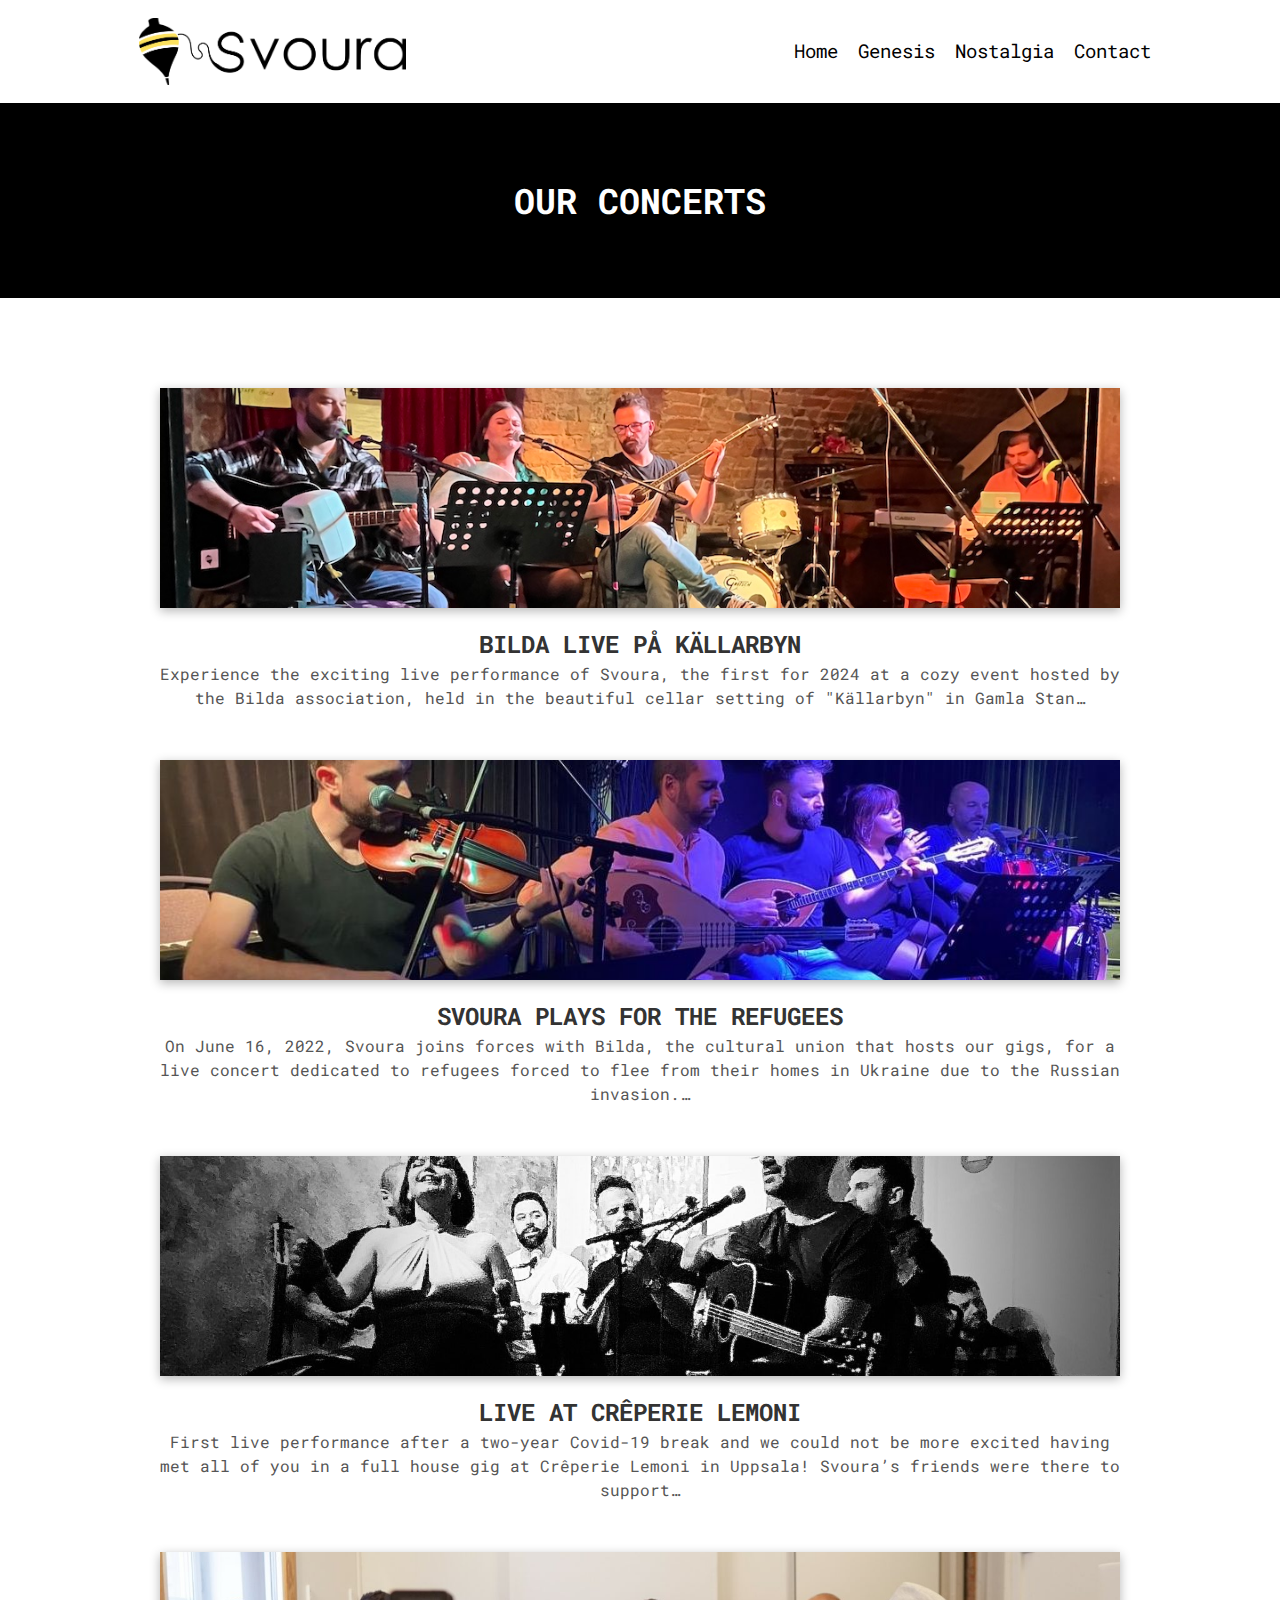
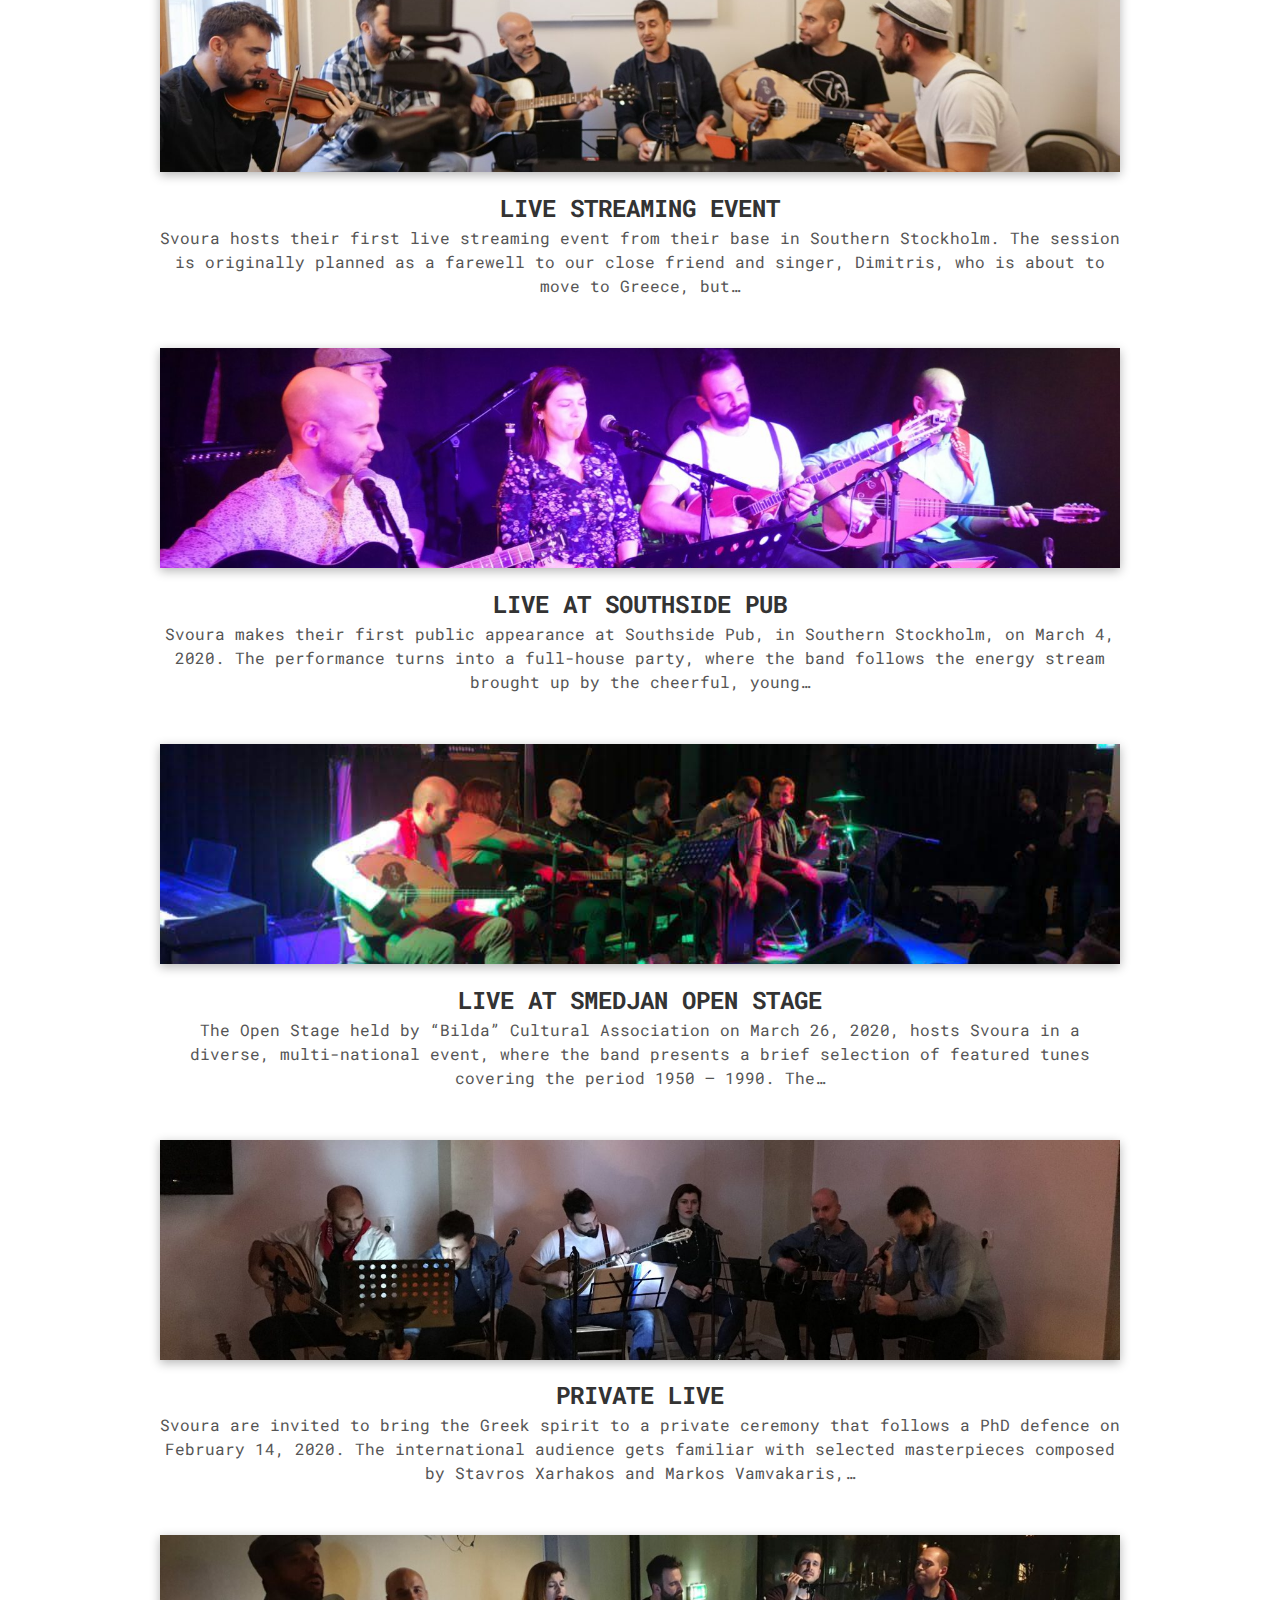
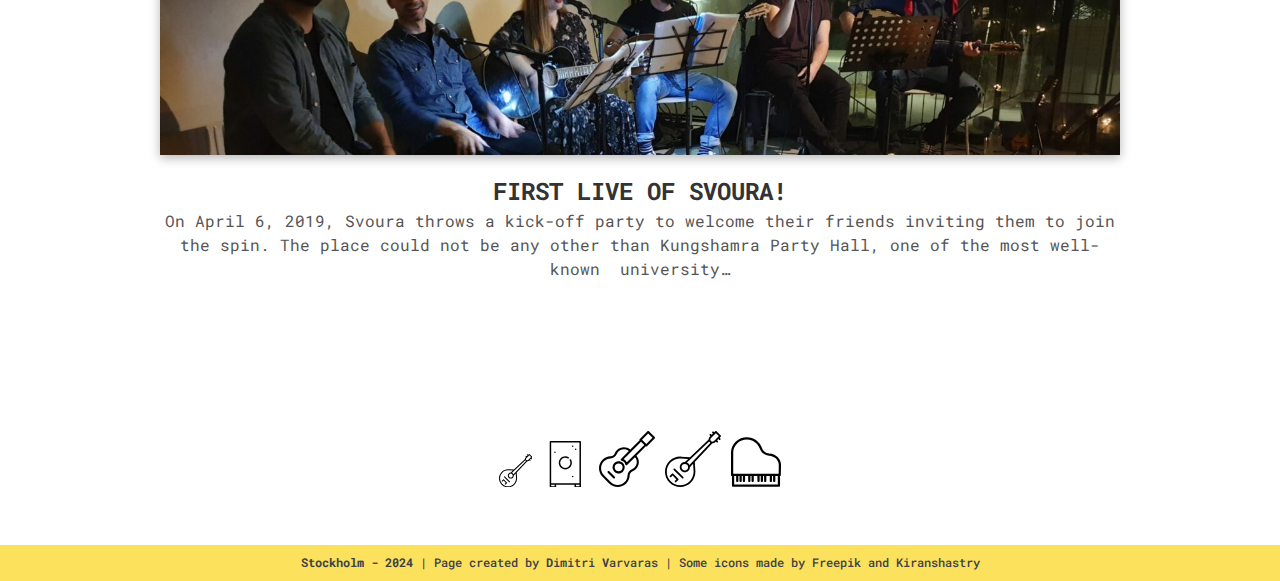
<file: news.html>
<!DOCTYPE html>
<html lang="en-US">

<head>
    <meta property="og:image" content="https://svoura.se/images/bandphoto.jpg" />
    <meta charset="UTF-8">
    <meta name="viewport" content="width=device-width, initial-scale=1, minimum-scale=1">
    <link rel="profile" href="http://gmpg.org/xfn/11">
    <title>Nostalgia &#8211; Svoura</title>
    <meta name='robots' content='max-image-preview:large' />
    <link rel='dns-prefetch' href='//fonts.googleapis.com' />
    <link rel='dns-prefetch' href='//s.w.org' />
    <link rel="alternate" type="application/rss+xml" title="Svoura &raquo; Feed" href="https://www.svoura.se/feed/" />
    <link rel="alternate" type="application/rss+xml" title="Svoura &raquo; Comments Feed"
        href="https://www.svoura.se/comments/feed/" />
    <script type="text/javascript">
        window._wpemojiSettings = { "baseUrl": "https:\/\/s.w.org\/images\/core\/emoji\/14.0.0\/72x72\/", "ext": ".png", "svgUrl": "https:\/\/s.w.org\/images\/core\/emoji\/14.0.0\/svg\/", "svgExt": ".svg", "source": { "concatemoji": "https:\/\/www.svoura.se\/temporary_svoura\/wp-includes\/js\/wp-emoji-release.min.js?ver=6.0.5" } };
        /*! This file is auto-generated */
        !function (e, a, t) { var n, r, o, i = a.createElement("canvas"), p = i.getContext && i.getContext("2d"); function s(e, t) { var a = String.fromCharCode, e = (p.clearRect(0, 0, i.width, i.height), p.fillText(a.apply(this, e), 0, 0), i.toDataURL()); return p.clearRect(0, 0, i.width, i.height), p.fillText(a.apply(this, t), 0, 0), e === i.toDataURL() } function c(e) { var t = a.createElement("script"); t.src = e, t.defer = t.type = "text/javascript", a.getElementsByTagName("head")[0].appendChild(t) } for (o = Array("flag", "emoji"), t.supports = { everything: !0, everythingExceptFlag: !0 }, r = 0; r < o.length; r++)t.supports[o[r]] = function (e) { if (!p || !p.fillText) return !1; switch (p.textBaseline = "top", p.font = "600 32px Arial", e) { case "flag": return s([127987, 65039, 8205, 9895, 65039], [127987, 65039, 8203, 9895, 65039]) ? !1 : !s([55356, 56826, 55356, 56819], [55356, 56826, 8203, 55356, 56819]) && !s([55356, 57332, 56128, 56423, 56128, 56418, 56128, 56421, 56128, 56430, 56128, 56423, 56128, 56447], [55356, 57332, 8203, 56128, 56423, 8203, 56128, 56418, 8203, 56128, 56421, 8203, 56128, 56430, 8203, 56128, 56423, 8203, 56128, 56447]); case "emoji": return !s([129777, 127995, 8205, 129778, 127999], [129777, 127995, 8203, 129778, 127999]) }return !1 }(o[r]), t.supports.everything = t.supports.everything && t.supports[o[r]], "flag" !== o[r] && (t.supports.everythingExceptFlag = t.supports.everythingExceptFlag && t.supports[o[r]]); t.supports.everythingExceptFlag = t.supports.everythingExceptFlag && !t.supports.flag, t.DOMReady = !1, t.readyCallback = function () { t.DOMReady = !0 }, t.supports.everything || (n = function () { t.readyCallback() }, a.addEventListener ? (a.addEventListener("DOMContentLoaded", n, !1), e.addEventListener("load", n, !1)) : (e.attachEvent("onload", n), a.attachEvent("onreadystatechange", function () { "complete" === a.readyState && t.readyCallback() })), (e = t.source || {}).concatemoji ? c(e.concatemoji) : e.wpemoji && e.twemoji && (c(e.twemoji), c(e.wpemoji))) }(window, document, window._wpemojiSettings);
    </script>
    <style type="text/css">
        img.wp-smiley,
        img.emoji {
            display: inline !important;
            border: none !important;
            box-shadow: none !important;
            height: 1em !important;
            width: 1em !important;
            margin: 0 0.07em !important;
            vertical-align: -0.1em !important;
            background: none !important;
            padding: 0 !important;
        }
    </style>
    <link rel='stylesheet' id='wp-block-library-css' href='./css/css-dist-block-library-style.min.css' type='text/css'
        media='all' />
    <style id='global-styles-inline-css' type='text/css'>
        body {
            --wp--preset--color--black: #000000;
            --wp--preset--color--cyan-bluish-gray: #abb8c3;
            --wp--preset--color--white: #ffffff;
            --wp--preset--color--pale-pink: #f78da7;
            --wp--preset--color--vivid-red: #cf2e2e;
            --wp--preset--color--luminous-vivid-orange: #ff6900;
            --wp--preset--color--luminous-vivid-amber: #fcb900;
            --wp--preset--color--light-green-cyan: #7bdcb5;
            --wp--preset--color--vivid-green-cyan: #00d084;
            --wp--preset--color--pale-cyan-blue: #8ed1fc;
            --wp--preset--color--vivid-cyan-blue: #0693e3;
            --wp--preset--color--vivid-purple: #9b51e0;
            --wp--preset--color--neve-button-color: #ffe179;
            --wp--preset--color--neve-text-color: #010101;
            --wp--preset--gradient--vivid-cyan-blue-to-vivid-purple: linear-gradient(135deg, rgba(6, 147, 227, 1) 0%, rgb(155, 81, 224) 100%);
            --wp--preset--gradient--light-green-cyan-to-vivid-green-cyan: linear-gradient(135deg, rgb(122, 220, 180) 0%, rgb(0, 208, 130) 100%);
            --wp--preset--gradient--luminous-vivid-amber-to-luminous-vivid-orange: linear-gradient(135deg, rgba(252, 185, 0, 1) 0%, rgba(255, 105, 0, 1) 100%);
            --wp--preset--gradient--luminous-vivid-orange-to-vivid-red: linear-gradient(135deg, rgba(255, 105, 0, 1) 0%, rgb(207, 46, 46) 100%);
            --wp--preset--gradient--very-light-gray-to-cyan-bluish-gray: linear-gradient(135deg, rgb(238, 238, 238) 0%, rgb(169, 184, 195) 100%);
            --wp--preset--gradient--cool-to-warm-spectrum: linear-gradient(135deg, rgb(74, 234, 220) 0%, rgb(151, 120, 209) 20%, rgb(207, 42, 186) 40%, rgb(238, 44, 130) 60%, rgb(251, 105, 98) 80%, rgb(254, 248, 76) 100%);
            --wp--preset--gradient--blush-light-purple: linear-gradient(135deg, rgb(255, 206, 236) 0%, rgb(152, 150, 240) 100%);
            --wp--preset--gradient--blush-bordeaux: linear-gradient(135deg, rgb(254, 205, 165) 0%, rgb(254, 45, 45) 50%, rgb(107, 0, 62) 100%);
            --wp--preset--gradient--luminous-dusk: linear-gradient(135deg, rgb(255, 203, 112) 0%, rgb(199, 81, 192) 50%, rgb(65, 88, 208) 100%);
            --wp--preset--gradient--pale-ocean: linear-gradient(135deg, rgb(255, 245, 203) 0%, rgb(182, 227, 212) 50%, rgb(51, 167, 181) 100%);
            --wp--preset--gradient--electric-grass: linear-gradient(135deg, rgb(202, 248, 128) 0%, rgb(113, 206, 126) 100%);
            --wp--preset--gradient--midnight: linear-gradient(135deg, rgb(2, 3, 129) 0%, rgb(40, 116, 252) 100%);
            --wp--preset--duotone--dark-grayscale: url('#wp-duotone-dark-grayscale');
            --wp--preset--duotone--grayscale: url('#wp-duotone-grayscale');
            --wp--preset--duotone--purple-yellow: url('#wp-duotone-purple-yellow');
            --wp--preset--duotone--blue-red: url('#wp-duotone-blue-red');
            --wp--preset--duotone--midnight: url('#wp-duotone-midnight');
            --wp--preset--duotone--magenta-yellow: url('#wp-duotone-magenta-yellow');
            --wp--preset--duotone--purple-green: url('#wp-duotone-purple-green');
            --wp--preset--duotone--blue-orange: url('#wp-duotone-blue-orange');
            --wp--preset--font-size--small: 13px;
            --wp--preset--font-size--medium: 20px;
            --wp--preset--font-size--large: 36px;
            --wp--preset--font-size--x-large: 42px;
        }

        .has-black-color {
            color: var(--wp--preset--color--black) !important;
        }

        .has-cyan-bluish-gray-color {
            color: var(--wp--preset--color--cyan-bluish-gray) !important;
        }

        .has-white-color {
            color: var(--wp--preset--color--white) !important;
        }

        .has-pale-pink-color {
            color: var(--wp--preset--color--pale-pink) !important;
        }

        .has-vivid-red-color {
            color: var(--wp--preset--color--vivid-red) !important;
        }

        .has-luminous-vivid-orange-color {
            color: var(--wp--preset--color--luminous-vivid-orange) !important;
        }

        .has-luminous-vivid-amber-color {
            color: var(--wp--preset--color--luminous-vivid-amber) !important;
        }

        .has-light-green-cyan-color {
            color: var(--wp--preset--color--light-green-cyan) !important;
        }

        .has-vivid-green-cyan-color {
            color: var(--wp--preset--color--vivid-green-cyan) !important;
        }

        .has-pale-cyan-blue-color {
            color: var(--wp--preset--color--pale-cyan-blue) !important;
        }

        .has-vivid-cyan-blue-color {
            color: var(--wp--preset--color--vivid-cyan-blue) !important;
        }

        .has-vivid-purple-color {
            color: var(--wp--preset--color--vivid-purple) !important;
        }

        .has-black-background-color {
            background-color: var(--wp--preset--color--black) !important;
        }

        .has-cyan-bluish-gray-background-color {
            background-color: var(--wp--preset--color--cyan-bluish-gray) !important;
        }

        .has-white-background-color {
            background-color: var(--wp--preset--color--white) !important;
        }

        .has-pale-pink-background-color {
            background-color: var(--wp--preset--color--pale-pink) !important;
        }

        .has-vivid-red-background-color {
            background-color: var(--wp--preset--color--vivid-red) !important;
        }

        .has-luminous-vivid-orange-background-color {
            background-color: var(--wp--preset--color--luminous-vivid-orange) !important;
        }

        .has-luminous-vivid-amber-background-color {
            background-color: var(--wp--preset--color--luminous-vivid-amber) !important;
        }

        .has-light-green-cyan-background-color {
            background-color: var(--wp--preset--color--light-green-cyan) !important;
        }

        .has-vivid-green-cyan-background-color {
            background-color: var(--wp--preset--color--vivid-green-cyan) !important;
        }

        .has-pale-cyan-blue-background-color {
            background-color: var(--wp--preset--color--pale-cyan-blue) !important;
        }

        .has-vivid-cyan-blue-background-color {
            background-color: var(--wp--preset--color--vivid-cyan-blue) !important;
        }

        .has-vivid-purple-background-color {
            background-color: var(--wp--preset--color--vivid-purple) !important;
        }

        .has-black-border-color {
            border-color: var(--wp--preset--color--black) !important;
        }

        .has-cyan-bluish-gray-border-color {
            border-color: var(--wp--preset--color--cyan-bluish-gray) !important;
        }

        .has-white-border-color {
            border-color: var(--wp--preset--color--white) !important;
        }

        .has-pale-pink-border-color {
            border-color: var(--wp--preset--color--pale-pink) !important;
        }

        .has-vivid-red-border-color {
            border-color: var(--wp--preset--color--vivid-red) !important;
        }

        .has-luminous-vivid-orange-border-color {
            border-color: var(--wp--preset--color--luminous-vivid-orange) !important;
        }

        .has-luminous-vivid-amber-border-color {
            border-color: var(--wp--preset--color--luminous-vivid-amber) !important;
        }

        .has-light-green-cyan-border-color {
            border-color: var(--wp--preset--color--light-green-cyan) !important;
        }

        .has-vivid-green-cyan-border-color {
            border-color: var(--wp--preset--color--vivid-green-cyan) !important;
        }

        .has-pale-cyan-blue-border-color {
            border-color: var(--wp--preset--color--pale-cyan-blue) !important;
        }

        .has-vivid-cyan-blue-border-color {
            border-color: var(--wp--preset--color--vivid-cyan-blue) !important;
        }

        .has-vivid-purple-border-color {
            border-color: var(--wp--preset--color--vivid-purple) !important;
        }

        .has-vivid-cyan-blue-to-vivid-purple-gradient-background {
            background: var(--wp--preset--gradient--vivid-cyan-blue-to-vivid-purple) !important;
        }

        .has-light-green-cyan-to-vivid-green-cyan-gradient-background {
            background: var(--wp--preset--gradient--light-green-cyan-to-vivid-green-cyan) !important;
        }

        .has-luminous-vivid-amber-to-luminous-vivid-orange-gradient-background {
            background: var(--wp--preset--gradient--luminous-vivid-amber-to-luminous-vivid-orange) !important;
        }

        .has-luminous-vivid-orange-to-vivid-red-gradient-background {
            background: var(--wp--preset--gradient--luminous-vivid-orange-to-vivid-red) !important;
        }

        .has-very-light-gray-to-cyan-bluish-gray-gradient-background {
            background: var(--wp--preset--gradient--very-light-gray-to-cyan-bluish-gray) !important;
        }

        .has-cool-to-warm-spectrum-gradient-background {
            background: var(--wp--preset--gradient--cool-to-warm-spectrum) !important;
        }

        .has-blush-light-purple-gradient-background {
            background: var(--wp--preset--gradient--blush-light-purple) !important;
        }

        .has-blush-bordeaux-gradient-background {
            background: var(--wp--preset--gradient--blush-bordeaux) !important;
        }

        .has-luminous-dusk-gradient-background {
            background: var(--wp--preset--gradient--luminous-dusk) !important;
        }

        .has-pale-ocean-gradient-background {
            background: var(--wp--preset--gradient--pale-ocean) !important;
        }

        .has-electric-grass-gradient-background {
            background: var(--wp--preset--gradient--electric-grass) !important;
        }

        .has-midnight-gradient-background {
            background: var(--wp--preset--gradient--midnight) !important;
        }

        .has-small-font-size {
            font-size: var(--wp--preset--font-size--small) !important;
        }

        .has-medium-font-size {
            font-size: var(--wp--preset--font-size--medium) !important;
        }

        .has-large-font-size {
            font-size: var(--wp--preset--font-size--large) !important;
        }

        .has-x-large-font-size {
            font-size: var(--wp--preset--font-size--x-large) !important;
        }
    </style>
    <link rel='stylesheet' id='neve-style-css' href='./css/themes-neve-style.min.css' type='text/css' media='all' />
    <style id='neve-style-inline-css' type='text/css'>
        body,
        .site-title {
            font-size: 15px;
        }

        body,
        .site-title {
            font-family: "Roboto Mono";
            font-weight: 400;
        }

        h1:not(.site-title),
        .single h1.entry-title {
            font-size: 30px;
        }

        h1:not(.site-title),
        .single h1.entry-title {
            font-weight: 900;
        }

        h1:not(.site-title),
        .single h1.entry-title {
            text-transform: uppercase;
        }

        h1:not(.site-title),
        .single h1.entry-title {
            line-height: 1.6;
        }

        h2 {
            font-size: 25px;
        }

        h2 {
            font-weight: 900;
        }

        h2 {
            text-transform: uppercase;
        }

        h2 {
            line-height: 1.6;
        }

        h3 {
            font-size: 18px;
        }

        h3 {
            font-weight: 900;
        }

        h3 {
            text-transform: uppercase;
        }

        h3 {
            line-height: 1.6;
        }

        h4 {
            font-size: 16px;
        }

        h4 {
            font-weight: 900;
        }

        h4 {
            text-transform: uppercase;
        }

        h4 {
            line-height: 1.6;
        }

        h5 {
            font-size: 14px;
        }

        h5 {
            font-weight: 900;
        }

        h5 {
            text-transform: uppercase;
        }

        h5 {
            line-height: 1.6;
        }

        h6 {
            font-size: 12px;
        }

        h6 {
            font-weight: 900;
        }

        h6 {
            text-transform: uppercase;
        }

        h6 {
            line-height: 1.6;
        }

        h1,
        .single h1.entry-title,
        h2,
        h3,
        h4,
        h5,
        h6 {
            font-family: "Roboto Mono";
        }

        .container {
            max-width: 748px;
        }

        a {
            color: #000000;
        }

        .nv-loader {
            border-color: #000000;
        }

        a:hover,
        a:focus {
            color: #000000;
        }

        body,
        .entry-title a,
        .entry-title a:hover,
        .entry-title a:focus {
            color: #010101;
        }

        .has-white-background-color {
            background-color: #ffffff !important;
        }

        .has-white-color {
            color: #ffffff !important;
        }

        .has-black-background-color {
            background-color: #000000 !important;
        }

        .has-black-color {
            color: #000000 !important;
        }

        .has-neve-button-color-background-color {
            background-color: #ffe179 !important;
        }

        .has-neve-button-color-color {
            color: #ffe179 !important;
        }

        .has-neve-link-color-background-color {
            background-color: #000000 !important;
        }

        .has-neve-link-color-color {
            color: #000000 !important;
        }

        .has-neve-link-hover-color-background-color {
            background-color: #000000 !important;
        }

        .has-neve-link-hover-color-color {
            color: #000000 !important;
        }

        .has-neve-text-color-background-color {
            background-color: #010101 !important;
        }

        .has-neve-text-color-color {
            color: #010101 !important;
        }

        .nv-tags-list a {
            color: #ffe179;
        }

        .nv-tags-list a {
            border-color: #ffe179;
        }

        .button.button-primary,
        button,
        input[type=button],
        .btn,
        input[type="submit"],
        /* Buttons in navigation */
        ul[id^="nv-primary-navigation"] li.button.button-primary>a,
        .menu li.button.button-primary>a {
            background-color: #ffe179;
        }

        .button.button-primary,
        button,
        input[type=button],
        .btn,
        input[type="submit"],
        /* Buttons in navigation */
        ul[id^="nv-primary-navigation"] li.button.button-primary>a,
        .menu li.button.button-primary>a {
            color: #010101;
        }

        .nv-tags-list a:hover {
            border-color: #010101;
        }

        .button.button-primary:hover,
        .nv-tags-list a:hover,
        ul[id^="nv-primary-navigation"] li.button.button-primary>a:hover,
        .menu li.button.button-primary>a:hover {
            background-color: #010101;
        }

        .button.button-primary:hover,
        .nv-tags-list a:hover,
        ul[id^="nv-primary-navigation"] li.button.button-primary>a:hover,
        .menu li.button.button-primary>a:hover {
            color: #ffffff;
        }

        .button.button-primary,
        button,
        input[type=button],
        .btn,
        input[type="submit"]:not(.search-submit),
        /* Buttons in navigation */
        ul[id^="nv-primary-navigation"] li.button.button-primary>a,
        .menu li.button.button-primary>a {
            border-radius: 3px;
        }

        .button.button-secondary,
        #comments input[type="submit"],
        .cart-off-canvas .button.nv-close-cart-sidebar {
            color: #010101;
        }

        .button.button-secondary,
        #comments input[type="submit"],
        .cart-off-canvas .button.nv-close-cart-sidebar {
            border-color: #010101;
        }

        .button.button-secondary:hover,
        #comments input[type="submit"]:hover {
            color: #010101;
        }

        .button.button-secondary:hover,
        #comments input[type="submit"]:hover {
            border-color: #010101;
        }

        .button.button-secondary,
        #comments input[type="submit"] {
            border-radius: 3px;
        }

        .button.button-secondary,
        #comments input[type="submit"] {
            border: 1px solid;
            border-style: solid;
            border-top-width: 1px;
            border-right-width: 1px;
            border-bottom-width: 1px;
            border-left-width: 1px;
        }

        @media(min-width: 576px) {

            body,
            .site-title {
                font-size: 16px;
            }

            h1:not(.site-title),
            .single h1.entry-title {
                font-size: 40px;
            }

            h1:not(.site-title),
            .single h1.entry-title {
                line-height: 1.6;
            }

            h2 {
                font-size: 30px;
            }

            h2 {
                line-height: 1.6;
            }

            h3 {
                font-size: 20px;
            }

            h3 {
                line-height: 1.6;
            }

            h4 {
                font-size: 16px;
            }

            h4 {
                line-height: 1.6;
            }

            h5 {
                font-size: 14px;
            }

            h5 {
                line-height: 1.6;
            }

            h6 {
                font-size: 12px;
            }

            h6 {
                line-height: 1.6;
            }

            .container {
                max-width: 992px;
            }
        }

        @media(min-width: 960px) {

            body,
            .site-title {
                font-size: 16px;
            }

            h1:not(.site-title),
            .single h1.entry-title {
                font-size: 55px;
            }

            h1:not(.site-title),
            .single h1.entry-title {
                line-height: 1.5;
            }

            h2 {
                font-size: 35px;
            }

            h2 {
                line-height: 1.5;
            }

            h3 {
                font-size: 20px;
            }

            h3 {
                line-height: 1.5;
            }

            h4 {
                font-size: 16px;
            }

            h4 {
                line-height: 1.5;
            }

            h5 {
                font-size: 14px;
            }

            h5 {
                line-height: 1.5;
            }

            h6 {
                font-size: 12px;
            }

            h6 {
                line-height: 1.5;
            }

            .container {
                max-width: 1052px;
            }

            #content .container .col,
            #content .container-fluid .col {
                max-width: 90%;
            }

            .nv-sidebar-wrap,
            .nv-sidebar-wrap.shop-sidebar {
                max-width: 10%;
            }

            .caret-wrap {
                border-color: transparent;
            }
        }

        @media (max-width: 576px) {
            .header-main-inner {
                height: auto;
            }

            .builder-item--logo .site-logo img {
                max-width: 200px;
            }

            .builder-item--logo .site-logo {
                padding-top: 10px;
                padding-right: 0px;
                padding-bottom: 10px;
                padding-left: 0px;
            }

            .builder-item--logo {
                margin-top: 0px;
                margin-right: 0px;
                margin-bottom: 0px;
                margin-left: 0px;
            }

            .builder-item--nav-icon .navbar-toggle {
                padding-top: 17px;
                padding-right: 17px;
                padding-bottom: 17px;
                padding-left: 17px;
            }

            .builder-item--nav-icon {
                margin-top: 0px;
                margin-right: 0px;
                margin-bottom: 0px;
                margin-left: 0px;
            }

            .builder-item--primary-menu li>a {
                font-size: 1.3em;
                line-height: 1.6em;
                letter-spacing: 0px;
            }

            .builder-item--primary-menu li>a svg {
                height: 1.3em;
                width: 1.3em;
            }

            .builder-item--primary-menu {
                padding-top: 0px;
                padding-right: 0px;
                padding-bottom: 0px;
                padding-left: 0px;
                margin-top: 0px;
                margin-right: 0px;
                margin-bottom: 0px;
                margin-left: 0px;
            }

            .builder-item--footer_copyright {
                font-size: 1em;
                line-height: 1.6;
                letter-spacing: 0px;
                padding-top: 0px;
                padding-right: 0px;
                padding-bottom: 0px;
                padding-left: 0px;
                margin-top: 0px;
                margin-right: 0px;
                margin-bottom: 0px;
                margin-left: 0px;
            }

            .builder-item--footer_copyright svg {
                height: 1em;
                width: 1em;
            }
        }

        @media (min-width: 576px) {
            .header-main-inner {
                height: auto;
            }

            .builder-item--logo .site-logo img {
                max-width: 107px;
            }

            .builder-item--logo .site-logo {
                padding-top: 10px;
                padding-right: 0px;
                padding-bottom: 10px;
                padding-left: 0px;
            }

            .builder-item--logo {
                margin-top: 0px;
                margin-right: 0px;
                margin-bottom: 0px;
                margin-left: 0px;
            }

            .builder-item--nav-icon .navbar-toggle {
                padding-top: 10px;
                padding-right: 15px;
                padding-bottom: 10px;
                padding-left: 15px;
            }

            .builder-item--nav-icon {
                margin-top: 0px;
                margin-right: 0px;
                margin-bottom: 0px;
                margin-left: 0px;
            }

            .builder-item--primary-menu li>a {
                font-size: 1.2em;
                line-height: 1.6em;
                letter-spacing: 0px;
            }

            .builder-item--primary-menu li>a svg {
                height: 1.2em;
                width: 1.2em;
            }

            .builder-item--primary-menu {
                padding-top: 0px;
                padding-right: 0px;
                padding-bottom: 0px;
                padding-left: 0px;
                margin-top: 0px;
                margin-right: 0px;
                margin-bottom: 0px;
                margin-left: 0px;
            }

            .builder-item--footer_copyright {
                font-size: 1em;
                line-height: 1.6;
                letter-spacing: 0px;
                padding-top: 0px;
                padding-right: 0px;
                padding-bottom: 0px;
                padding-left: 0px;
                margin-top: 0px;
                margin-right: 0px;
                margin-bottom: 0px;
                margin-left: 0px;
            }

            .builder-item--footer_copyright svg {
                height: 1em;
                width: 1em;
            }
        }

        @media (min-width: 961px) {
            .header-main-inner {
                height: auto;
            }

            .builder-item--logo .site-logo img {
                max-width: 267px;
            }

            .builder-item--logo .site-logo {
                padding-top: 010px;
                padding-right: 0px;
                padding-bottom: 010px;
                padding-left: 10px;
            }

            .builder-item--logo {
                margin-top: 0px;
                margin-right: 0px;
                margin-bottom: 0px;
                margin-left: 0px;
            }

            .builder-item--nav-icon .navbar-toggle {
                padding-top: 10px;
                padding-right: 15px;
                padding-bottom: 0px;
                padding-left: 15px;
            }

            .builder-item--nav-icon {
                margin-top: 0px;
                margin-right: 0px;
                margin-bottom: 0px;
                margin-left: 0px;
            }

            .builder-item--primary-menu li>a {
                font-size: 1.2em;
                line-height: 1.6em;
                letter-spacing: 0px;
            }

            .builder-item--primary-menu li>a svg {
                height: 1.2em;
                width: 1.2em;
            }

            .builder-item--primary-menu {
                padding-top: 0px;
                padding-right: 0px;
                padding-bottom: 0px;
                padding-left: 0px;
                margin-top: 0px;
                margin-right: 0px;
                margin-bottom: 0px;
                margin-left: 0px;
            }

            .builder-item--footer_copyright {
                font-size: 1em;
                line-height: 1.6;
                letter-spacing: 0px;
                padding-top: 0px;
                padding-right: 0px;
                padding-bottom: 0px;
                padding-left: 0px;
                margin-top: 0px;
                margin-right: 0px;
                margin-bottom: 0px;
                margin-left: 0px;
            }

            .builder-item--footer_copyright svg {
                height: 1em;
                width: 1em;
            }
        }

        .hfg_header .header-main-inner,
        .hfg_header .header-main-inner.dark-mode,
        .hfg_header .header-main-inner.light-mode {}

        .hfg_header .header-menu-sidebar .header-menu-sidebar-bg,
        .hfg_header .header-menu-sidebar .header-menu-sidebar-bg.dark-mode,
        .hfg_header .header-menu-sidebar .header-menu-sidebar-bg.light-mode {}

        .builder-item--nav-icon .navbar-toggle {
            border-top-left-radius: 03px;
            border-top-right-radius: 03px;
            border-bottom-left-radius: 03px;
            border-bottom-right-radius: 03px;
            border-style: solid;
            border-top-width: 02px;
            border-right-width: 02px;
            border-bottom-width: 02px;
            border-left-width: 02px;
        }

        .header-menu-sidebar .close-sidebar-panel .navbar-toggle {
            border-top-left-radius: 03px;
            border-top-right-radius: 03px;
            border-bottom-right-radius: 03px;
            border-bottom-left-radius: 03px;
        }

        .builder-item--primary-menu .nav-menu-primary>.primary-menu-ul li:not(.woocommerce-mini-cart-item)>a {
            color: #010101;
        }

        .builder-item--primary-menu .nav-menu-primary>.primary-menu-ul li>.amp-caret-wrap svg {
            fill: #010101;
        }

        .builder-item--primary-menu .nav-menu-primary>.primary-menu-ul li:not(.woocommerce-mini-cart-item)>a:after {
            background-color: #010101;
        }

        .builder-item--primary-menu .nav-menu-primary>.primary-menu-ul li:not(.woocommerce-mini-cart-item):hover>a {
            color: #010101;
        }

        .builder-item--primary-menu .nav-menu-primary>.primary-menu-ul li:hover>.amp-caret-wrap svg {
            fill: #010101;
        }

        .builder-item--primary-menu .nav-menu-primary>.primary-menu-ul li.current-menu-item>a {
            color: #010101;
        }

        .builder-item--primary-menu .nav-menu-primary>.primary-menu-ul li.current-menu-item>.amp-caret-wrap svg {
            fill: #010101;
        }

        @media (min-width: 961px) {
            .header--row .hfg-item-right .builder-item--primary-menu .primary-menu-ul>li:not(:first-child) {
                margin-left: 20px;
            }

            .header--row .hfg-item-center .builder-item--primary-menu .primary-menu-ul>li:not(:last-child),
            .header--row .hfg-item-left .builder-item--primary-menu .primary-menu-ul>li:not(:last-child) {
                margin-right: 20px;
            }

            .builder-item--primary-menu .style-full-height .primary-menu-ul>li:not(.menu-item-nav-search):not(.menu-item-nav-cart)>a:after {
                left: -10px;
                right: -10px;
            }

            .builder-item--primary-menu .style-full-height .primary-menu-ul:not(#nv-primary-navigation-sidebar)>li:not(.menu-item-nav-search):not(.menu-item-nav-cart):hover>a:after {
                width: calc(100% + 20px) !important;
                ;
            }
        }

        .builder-item--primary-menu .primary-menu-ul>li>a {
            height: 25px;
        }

        .builder-item--primary-menu li>a {
            font-family: Roboto Mono;
            font-weight: 400;
            text-transform: none;
        }

        .footer-bottom-inner,
        .footer-bottom-inner.dark-mode,
        .footer-bottom-inner.light-mode {
            background-color: #fce15d;
        }

        .builder-item--footer_copyright {
            font-weight: 500;
            text-transform: none;
        }

        @media(min-width: 960px) {

            #content.neve-main>.container>.row>.col,
            #content.neve-main>.container-fluid>.row>.col {
                max-width: 100%;
            }

            #content.neve-main>.container>.row>.nv-sidebar-wrap,
            #content.neve-main>.container>.row>.nv-sidebar-wrap.shop-sidebar,
            #content.neve-main>.container-fluid>.row>.nv-sidebar-wrap,
            #content.neve-main>.container-fluid>.row>.nv-sidebar-wrap.shop-sidebar {
                max-width: 0%;
            }
        }
    </style>
    <link rel='stylesheet' id='elementor-icons-css'
        href='./css/plugins-elementor-assets-lib-eicons-css-elementor-icons.min.css' type='text/css' media='all' />
    <link rel='stylesheet' id='elementor-frontend-legacy-css'
        href='./css/plugins-elementor-assets-css-frontend-legacy.min.css' type='text/css' media='all' />
    <link rel='stylesheet' id='elementor-frontend-css' href='./css/plugins-elementor-assets-css-frontend.min.css'
        type='text/css' media='all' />
    <link rel='stylesheet' id='elementor-post-81-css' href='./css/uploads-elementor-css-post-81.css' type='text/css'
        media='all' />
    <link rel='stylesheet' id='elementor-post-385-css' href='./css/uploads-elementor-css-post-385.css' type='text/css'
        media='all' />
    <link rel='stylesheet' id='neve-google-font-roboto-mono-css'
        href='//fonts.googleapis.com/css?family=Roboto+Mono%3A400%2C900&#038;ver=6.0.5' type='text/css' media='all' />
    <link rel='stylesheet' id='google-fonts-1-css'
        href='https://fonts.googleapis.com/css?family=Roboto%3A100%2C100italic%2C200%2C200italic%2C300%2C300italic%2C400%2C400italic%2C500%2C500italic%2C600%2C600italic%2C700%2C700italic%2C800%2C800italic%2C900%2C900italic%7CRoboto+Slab%3A100%2C100italic%2C200%2C200italic%2C300%2C300italic%2C400%2C400italic%2C500%2C500italic%2C600%2C600italic%2C700%2C700italic%2C800%2C800italic%2C900%2C900italic&#038;display=auto&#038;ver=6.0.5'
        type='text/css' media='all' />
    <script>
        /* <![CDATA[ */
        var rcewpp = {
            "ajax_url": "https://www.svoura.se/temporary_svoura/wp-admin/admin-ajax.php",
            "nonce": "42236ec911",
            "home_url": "https://www.svoura.se/",
            "settings_icon": 'https://www.svoura.se/temporary_svoura/wp-content/plugins/export-wp-page-to-static-html/admin/images/settings.png',
            "settings_hover_icon": 'https://www.svoura.se/temporary_svoura/wp-content/plugins/export-wp-page-to-static-html/admin/images/settings_hover.png'
        };
        /* ]]\> */
    </script>
    <link rel="https://api.w.org/" href="https://www.svoura.se/wp-json/" />
    <link rel="alternate" type="application/json" href="https://www.svoura.se/wp-json/wp/v2/pages/385" />
    <link rel="EditURI" type="application/rsd+xml" title="RSD"
        href="https://www.svoura.se/temporary_svoura/xmlrpc.php?rsd" />
    <link rel="wlwmanifest" type="application/wlwmanifest+xml"
        href="https://www.svoura.se/temporary_svoura/wp-includes/wlwmanifest.xml" />
    <meta name="generator" content="WordPress 6.0.5" />
    <link rel="canonical" href="https://www.svoura.se/news/" />
    <link rel='shortlink' href='https://www.svoura.se/?p=385' />
    <link rel="alternate" type="application/json+oembed"
        href="https://www.svoura.se/wp-json/oembed/1.0/embed?url=https%3A%2F%2Fwww.svoura.se%2Fnews%2F" />
    <link rel="alternate" type="text/xml+oembed"
        href="https://www.svoura.se/wp-json/oembed/1.0/embed?url=https%3A%2F%2Fwww.svoura.se%2Fnews%2F&#038;format=xml" />
    <!-- Enter your scripts here -->
    <style type="text/css">
        .recentcomments a {
            display: inline !important;
            padding: 0 !important;
            margin: 0 !important;
        }
    </style>
    <link rel="icon" href="./images/cropped-cropped-svoura-v2-bitmap-32x32.png" sizes="32x32" />
    <link rel="icon" href="./images/cropped-cropped-svoura-v2-bitmap-192x192.png" sizes="192x192" />
    <link rel="apple-touch-icon" href="./images/cropped-cropped-svoura-v2-bitmap-180x180.png" />
    <meta name="msapplication-TileImage"
        content="https://www.svoura.se/temporary_svoura/wp-content/uploads/2022/03/cropped-cropped-svoura-v2-bitmap-270x270.png" />
</head>

<body
    class="page-template page-template-page-templates page-template-template-pagebuilder-full-width page-template-page-templatestemplate-pagebuilder-full-width-php page page-id-385 wp-custom-logo nv-sidebar-full-width menu_sidebar_slide_left elementor-default elementor-kit-81 elementor-page elementor-page-385"
    id="neve_body"> <svg xmlns="http://www.w3.org/2000/svg" viewbox="0 0 0 0" width="0" height="0" focusable="false"
        role="none" style="visibility: hidden; position: absolute; left: -9999px; overflow: hidden;">
        <defs>
            <filter id="wp-duotone-dark-grayscale">
                <fecolormatrix color-interpolation-filters="sRGB" type="matrix"
                    values=" .299 .587 .114 0 0 .299 .587 .114 0 0 .299 .587 .114 0 0 .299 .587 .114 0 0 " />
                <fecomponenttransfer color-interpolation-filters="sRGB">
                    <fefuncr type="table" tablevalues="0 0.49803921568627" />
                    <fefuncg type="table" tablevalues="0 0.49803921568627" />
                    <fefuncb type="table" tablevalues="0 0.49803921568627" />
                    <fefunca type="table" tablevalues="1 1" />
                </fecomponenttransfer>
                <fecomposite in2="SourceGraphic" operator="in" />
            </filter>
        </defs>
    </svg><svg xmlns="http://www.w3.org/2000/svg" viewbox="0 0 0 0" width="0" height="0" focusable="false" role="none"
        style="visibility: hidden; position: absolute; left: -9999px; overflow: hidden;">
        <defs>
            <filter id="wp-duotone-grayscale">
                <fecolormatrix color-interpolation-filters="sRGB" type="matrix"
                    values=" .299 .587 .114 0 0 .299 .587 .114 0 0 .299 .587 .114 0 0 .299 .587 .114 0 0 " />
                <fecomponenttransfer color-interpolation-filters="sRGB">
                    <fefuncr type="table" tablevalues="0 1" />
                    <fefuncg type="table" tablevalues="0 1" />
                    <fefuncb type="table" tablevalues="0 1" />
                    <fefunca type="table" tablevalues="1 1" />
                </fecomponenttransfer>
                <fecomposite in2="SourceGraphic" operator="in" />
            </filter>
        </defs>
    </svg><svg xmlns="http://www.w3.org/2000/svg" viewbox="0 0 0 0" width="0" height="0" focusable="false" role="none"
        style="visibility: hidden; position: absolute; left: -9999px; overflow: hidden;">
        <defs>
            <filter id="wp-duotone-purple-yellow">
                <fecolormatrix color-interpolation-filters="sRGB" type="matrix"
                    values=" .299 .587 .114 0 0 .299 .587 .114 0 0 .299 .587 .114 0 0 .299 .587 .114 0 0 " />
                <fecomponenttransfer color-interpolation-filters="sRGB">
                    <fefuncr type="table" tablevalues="0.54901960784314 0.98823529411765" />
                    <fefuncg type="table" tablevalues="0 1" />
                    <fefuncb type="table" tablevalues="0.71764705882353 0.25490196078431" />
                    <fefunca type="table" tablevalues="1 1" />
                </fecomponenttransfer>
                <fecomposite in2="SourceGraphic" operator="in" />
            </filter>
        </defs>
    </svg><svg xmlns="http://www.w3.org/2000/svg" viewbox="0 0 0 0" width="0" height="0" focusable="false" role="none"
        style="visibility: hidden; position: absolute; left: -9999px; overflow: hidden;">
        <defs>
            <filter id="wp-duotone-blue-red">
                <fecolormatrix color-interpolation-filters="sRGB" type="matrix"
                    values=" .299 .587 .114 0 0 .299 .587 .114 0 0 .299 .587 .114 0 0 .299 .587 .114 0 0 " />
                <fecomponenttransfer color-interpolation-filters="sRGB">
                    <fefuncr type="table" tablevalues="0 1" />
                    <fefuncg type="table" tablevalues="0 0.27843137254902" />
                    <fefuncb type="table" tablevalues="0.5921568627451 0.27843137254902" />
                    <fefunca type="table" tablevalues="1 1" />
                </fecomponenttransfer>
                <fecomposite in2="SourceGraphic" operator="in" />
            </filter>
        </defs>
    </svg><svg xmlns="http://www.w3.org/2000/svg" viewbox="0 0 0 0" width="0" height="0" focusable="false" role="none"
        style="visibility: hidden; position: absolute; left: -9999px; overflow: hidden;">
        <defs>
            <filter id="wp-duotone-midnight">
                <fecolormatrix color-interpolation-filters="sRGB" type="matrix"
                    values=" .299 .587 .114 0 0 .299 .587 .114 0 0 .299 .587 .114 0 0 .299 .587 .114 0 0 " />
                <fecomponenttransfer color-interpolation-filters="sRGB">
                    <fefuncr type="table" tablevalues="0 0" />
                    <fefuncg type="table" tablevalues="0 0.64705882352941" />
                    <fefuncb type="table" tablevalues="0 1" />
                    <fefunca type="table" tablevalues="1 1" />
                </fecomponenttransfer>
                <fecomposite in2="SourceGraphic" operator="in" />
            </filter>
        </defs>
    </svg><svg xmlns="http://www.w3.org/2000/svg" viewbox="0 0 0 0" width="0" height="0" focusable="false" role="none"
        style="visibility: hidden; position: absolute; left: -9999px; overflow: hidden;">
        <defs>
            <filter id="wp-duotone-magenta-yellow">
                <fecolormatrix color-interpolation-filters="sRGB" type="matrix"
                    values=" .299 .587 .114 0 0 .299 .587 .114 0 0 .299 .587 .114 0 0 .299 .587 .114 0 0 " />
                <fecomponenttransfer color-interpolation-filters="sRGB">
                    <fefuncr type="table" tablevalues="0.78039215686275 1" />
                    <fefuncg type="table" tablevalues="0 0.94901960784314" />
                    <fefuncb type="table" tablevalues="0.35294117647059 0.47058823529412" />
                    <fefunca type="table" tablevalues="1 1" />
                </fecomponenttransfer>
                <fecomposite in2="SourceGraphic" operator="in" />
            </filter>
        </defs>
    </svg><svg xmlns="http://www.w3.org/2000/svg" viewbox="0 0 0 0" width="0" height="0" focusable="false" role="none"
        style="visibility: hidden; position: absolute; left: -9999px; overflow: hidden;">
        <defs>
            <filter id="wp-duotone-purple-green">
                <fecolormatrix color-interpolation-filters="sRGB" type="matrix"
                    values=" .299 .587 .114 0 0 .299 .587 .114 0 0 .299 .587 .114 0 0 .299 .587 .114 0 0 " />
                <fecomponenttransfer color-interpolation-filters="sRGB">
                    <fefuncr type="table" tablevalues="0.65098039215686 0.40392156862745" />
                    <fefuncg type="table" tablevalues="0 1" />
                    <fefuncb type="table" tablevalues="0.44705882352941 0.4" />
                    <fefunca type="table" tablevalues="1 1" />
                </fecomponenttransfer>
                <fecomposite in2="SourceGraphic" operator="in" />
            </filter>
        </defs>
    </svg><svg xmlns="http://www.w3.org/2000/svg" viewbox="0 0 0 0" width="0" height="0" focusable="false" role="none"
        style="visibility: hidden; position: absolute; left: -9999px; overflow: hidden;">
        <defs>
            <filter id="wp-duotone-blue-orange">
                <fecolormatrix color-interpolation-filters="sRGB" type="matrix"
                    values=" .299 .587 .114 0 0 .299 .587 .114 0 0 .299 .587 .114 0 0 .299 .587 .114 0 0 " />
                <fecomponenttransfer color-interpolation-filters="sRGB">
                    <fefuncr type="table" tablevalues="0.098039215686275 1" />
                    <fefuncg type="table" tablevalues="0 0.66274509803922" />
                    <fefuncb type="table" tablevalues="0.84705882352941 0.41960784313725" />
                    <fefunca type="table" tablevalues="1 1" />
                </fecomponenttransfer>
                <fecomposite in2="SourceGraphic" operator="in" />
            </filter>
        </defs>
    </svg>
    <div class="wrapper">
        <header class="header" role="banner"> <a class="neve-skip-link show-on-focus" href="#content" tabindex="0"> Skip
                to content </a>
            <div id="header-grid" class="hfg_header site-header">
                <nav class="header--row header-main hide-on-mobile hide-on-tablet layout-full-contained nv-navbar header--row"
                    data-row-id="main" data-show-on="desktop">
                    <div class="header--row-inner header-main-inner light-mode">
                        <div class="container">
                            <div class="row row--wrapper" data-section="hfg_header_layout_main">
                                <div class="builder-item hfg-item-first col-4 col-md-4 col-sm-4 hfg-item-left">
                                    <div class="item--inner builder-item--logo" data-section="title_tagline"
                                        data-item-id="logo">
                                        <div class="site-logo"> <a class="brand" href="./index.html" title="Svoura"
                                                aria-label="Svoura"><img
                                                    src="./images/uploads-2020-07-cropped-svoura-v2-central-v2.png"
                                                    alt=""></a></div>
                                    </div>
                                </div>
                                <div class="builder-item hfg-item-last col-8 col-md-8 col-sm-8 hfg-item-right">
                                    <div class="item--inner builder-item--primary-menu has_menu"
                                        data-section="header_menu_primary" data-item-id="primary-menu">
                                        <div class="nv-nav-wrap">
                                            <div role="navigation" class="style-border-bottom nav-menu-primary"
                                                aria-label="Primary Menu">
                                                <ul id="nv-primary-navigation-main" class="primary-menu-ul">
                                                    <li id="menu-item-76"
                                                        class="menu-item menu-item-type-post_type menu-item-object-page menu-item-home menu-item-76">
                                                        <a href="./index.html">Home</a></li>
                                                    <li id="menu-item-75"
                                                        class="menu-item menu-item-type-post_type menu-item-object-page menu-item-75">
                                                        <a href="./our-story.html">Genesis</a></li>
                                                    <li id="menu-item-390"
                                                        class="menu-item menu-item-type-post_type menu-item-object-page current-menu-item page_item page-item-385 current_page_item menu-item-390">
                                                        <a href="./news.html" aria-current="page">Nostalgia</a></li>
                                                    <li id="menu-item-72"
                                                        class="menu-item menu-item-type-post_type menu-item-object-page menu-item-72">
                                                        <a href="./contact-us.html">Contact</a></li>
                                                </ul>
                                            </div>
                                        </div>
                                    </div>
                                </div>
                            </div>
                        </div>
                    </div>
                </nav>
                <nav class="header--row header-main hide-on-desktop layout-full-contained nv-navbar header--row"
                    data-row-id="main" data-show-on="mobile">
                    <div class="header--row-inner header-main-inner light-mode">
                        <div class="container">
                            <div class="row row--wrapper" data-section="hfg_header_layout_main">
                                <div class="builder-item hfg-item-first col-8 col-md-8 col-sm-8 hfg-item-left">
                                    <div class="item--inner builder-item--logo" data-section="title_tagline"
                                        data-item-id="logo">
                                        <div class="site-logo"> <a class="brand" href="./index.html" title="Svoura"
                                                aria-label="Svoura"><img
                                                    src="./images/uploads-2020-07-cropped-svoura-v2-central-v2.png"
                                                    alt=""></a></div>
                                    </div>
                                </div>
                                <div class="builder-item hfg-item-last col-4 col-md-4 col-sm-4 hfg-item-right">
                                    <div class="item--inner builder-item--nav-icon" data-section="header_menu_icon"
                                        data-item-id="nav-icon">
                                        <div class="menu-mobile-toggle item-button navbar-toggle-wrapper"> <button
                                                class="navbar-toggle" aria-label=" 			Navigation Menu			">
                                                <div class="bars"> <span class="icon-bar"></span> <span
                                                        class="icon-bar"></span> <span class="icon-bar"></span> </div>
                                                <span class="screen-reader-text">Toggle Navigation</span>
                                            </button> </div> <!--.navbar-toggle-wrapper-->
                                    </div>
                                </div>
                            </div>
                        </div>
                    </div>
                </nav>
                <div id="header-menu-sidebar" class="header-menu-sidebar menu-sidebar-panel light-mode slide_left">
                    <div id="header-menu-sidebar-bg" class="header-menu-sidebar-bg">
                        <div class="close-sidebar-panel navbar-toggle-wrapper"> <button class="navbar-toggle active"
                                aria-label=" 				Navigation Menu				">
                                <div class="bars"> <span class="icon-bar"></span> <span class="icon-bar"></span> <span
                                        class="icon-bar"></span> </div> <span class="screen-reader-text"> Toggle
                                    Navigation </span>
                            </button> </div>
                        <div id="header-menu-sidebar-inner" class="header-menu-sidebar-inner">
                            <div
                                class="builder-item hfg-item-last hfg-item-first col-12 col-md-12 col-sm-12 hfg-item-right">
                                <div class="item--inner builder-item--primary-menu has_menu"
                                    data-section="header_menu_primary" data-item-id="primary-menu">
                                    <div class="nv-nav-wrap">
                                        <div role="navigation" class="style-border-bottom nav-menu-primary"
                                            aria-label="Primary Menu">
                                            <ul id="nv-primary-navigation-sidebar" class="primary-menu-ul">
                                                <li
                                                    class="menu-item menu-item-type-post_type menu-item-object-page menu-item-home menu-item-76">
                                                    <a href="./index.html">Home</a></li>
                                                <li
                                                    class="menu-item menu-item-type-post_type menu-item-object-page menu-item-75">
                                                    <a href="./our-story.html">Genesis</a></li>
                                                <li
                                                    class="menu-item menu-item-type-post_type menu-item-object-page current-menu-item page_item page-item-385 current_page_item menu-item-390">
                                                    <a href="./news.html" aria-current="page">Nostalgia</a></li>
                                                <li
                                                    class="menu-item menu-item-type-post_type menu-item-object-page menu-item-72">
                                                    <a href="./contact-us.html">Contact</a></li>
                                            </ul>
                                        </div>
                                    </div>
                                </div>
                            </div>
                        </div>
                    </div>
                </div>
                <div class="header-menu-sidebar-overlay"></div>
            </div>
        </header>
        <main id="content" class="neve-main" role="main">
            <div data-elementor-type="wp-page" data-elementor-id="385" class="elementor elementor-385">
                <div class="elementor-inner">
                    <div class="elementor-section-wrap">
                        <section
                            class="elementor-section elementor-top-section elementor-element elementor-element-9ef1619 elementor-section-boxed elementor-section-height-default elementor-section-height-default"
                            data-id="9ef1619" data-element_type="section"
                            data-settings="{&quot;background_background&quot;:&quot;classic&quot;}">
                            <div class="elementor-container elementor-column-gap-default">
                                <div class="elementor-row">
                                    <div class="elementor-column elementor-col-100 elementor-top-column elementor-element elementor-element-ea09394"
                                        data-id="ea09394" data-element_type="column">
                                        <div class="elementor-column-wrap elementor-element-populated">
                                            <div class="elementor-widget-wrap">
                                                <div class="elementor-element elementor-element-7c27efa elementor-widget elementor-widget-heading"
                                                    data-id="7c27efa" data-element_type="widget"
                                                    data-widget_type="heading.default">
                                                    <div class="elementor-widget-container">
                                                        <h2 class="elementor-heading-title elementor-size-default">OUR CONCERTS
                                                        </h2>
                                                    </div>
                                                </div>
                                            </div>
                                        </div>
                                    </div>
                                </div>
                            </div>
                        </section>
                        <section
                            class="elementor-section elementor-top-section elementor-element elementor-element-8a76a92 elementor-section-boxed elementor-section-height-default elementor-section-height-default"
                            data-id="8a76a92" data-element_type="section">
                            <div class="elementor-container elementor-column-gap-default">
                                <div class="elementor-row">
                                    <div class="elementor-column elementor-col-100 elementor-top-column elementor-element elementor-element-fe31436"
                                        data-id="fe31436" data-element_type="column">
                                        <div class="elementor-column-wrap elementor-element-populated">
                                            <div class="elementor-widget-wrap">
                                                <div class="elementor-element elementor-element-d8290f5 elementor-widget elementor-widget-obfx-posts-grid"
                                                    data-id="d8290f5" data-element_type="widget"
                                                    data-widget_type="obfx-posts-grid.default">
                                                    <div class="elementor-widget-container">
                                                        <div class="obfx-grid">
                                                            <div
                                                                class="obfx-grid-container obfx-grid-mobile-1 obfx-grid-tablet-2 obfx-grid-desktop-1">
                                                                <div class="obfx-grid-wrapper">
                                                                    <article class="obfx-grid-col">
                                                                        <div class="obfx-grid-col-image"><a
                                                                                href="./posts/kallarbyn/index.html"
                                                                                title="Bild Live på Källarbyn"><img
                                                                                    loading="lazy" width="1079"
                                                                                    height="716"
                                                                                    src="./images/kallarbyn_banner_1079.jpg"
                                                                                    class="img-responsive wp-post-image"
                                                                                    alt="bilda svoura photo from concert"
                                                                                    srcset="./images/kallarbyn_banner_1079.jpg 1079w, ./images/kallarbyn_banner_300.jpg 300w, ./images/kallarbyn_banner_1024.jpg 1024w, ./images/kallarbyn_banner_768.jpg 768w"
                                                                                    sizes="(max-width: 1079px) 100vw, 1079px" /></a>
                                                                        </div>
                                                                        <div class="obfx-grid-col-content">
                                                                            <h2 class="entry-title obfx-grid-title"> <a
                                                                                    href="./posts/kallarbyn/index.html"
                                                                                    title="Bilda Live på Källarbyn">
                                                                                    Bilda Live på Källarbyn </a>
                                                                            </h2>
                                                                            <div
                                                                                class="entry-content obfx-grid-content">
                                                                                Experience the 
                                                                                                        exciting live 
                                                                                                        performance of Svoura,
                                                                                                         the first for 2024 
                                                                                                         at a cozy event 
                                                                                                         hosted by the
                                                                                                        Bilda association,
                                                                                                         held in the
                                                                                                         beautiful cellar
                                                                                                         setting of "Källarbyn"
                                                                                                        in Gamla Stan&hellip; </div>
                                                                        </div>
                                                                    </article>
                                                                </div>
                                                                <div class="obfx-grid-wrapper">
                                                                    <article class="obfx-grid-col">
                                                                        <div class="obfx-grid-col-image"><a
                                                                                href="./posts/refugees/index.html"
                                                                                title="Svoura plays for the refugees"><img
                                                                                    loading="lazy" width="1079"
                                                                                    height="716"
                                                                                    src="./images/uploads-2022-06-bilda-svoura-photo-from-concert.jpg"
                                                                                    class="img-responsive wp-post-image"
                                                                                    alt="bilda svoura photo from concert"
                                                                                    srcset="./images/uploads-2022-06-bilda-svoura-photo-from-concert.jpg 1079w, ./images/uploads-2022-06-bilda-svoura-photo-from-concert-300x199.jpg 300w, ./images/uploads-2022-06-bilda-svoura-photo-from-concert-1024x680.jpg 1024w, ./images/uploads-2022-06-bilda-svoura-photo-from-concert-768x510.jpg 768w"
                                                                                    sizes="(max-width: 1079px) 100vw, 1079px" /></a>
                                                                        </div>
                                                                        <div class="obfx-grid-col-content">
                                                                            <h2 class="entry-title obfx-grid-title"> <a
                                                                                    href="./posts/refugees/index.html"
                                                                                    title="Svoura plays for the refugees">
                                                                                    Svoura plays for the refugees </a>
                                                                            </h2>
                                                                            <div
                                                                                class="entry-content obfx-grid-content">
                                                                                On June 16, 2022, Svoura joins forces
                                                                                with Bilda, the cultural union that
                                                                                hosts our gigs, for a live concert
                                                                                dedicated to refugees forced to flee
                                                                                from their homes in Ukraine due to the
                                                                                Russian invasion.&hellip; </div>
                                                                        </div>
                                                                    </article>
                                                                </div>
                                                                <div class="obfx-grid-wrapper">
                                                                    <article class="obfx-grid-col">
                                                                        <div class="obfx-grid-col-image"><a
                                                                                href="./posts/lemoni/index.html"
                                                                                title="Live at Crêperie Lemoni"><img
                                                                                    width="1875" height="1553"
                                                                                    src="./images/uploads-2022-04-image-2.jpeg"
                                                                                    class="img-responsive wp-post-image"
                                                                                    alt="uppsala" loading="lazy"
                                                                                    srcset="./images/uploads-2022-04-image-2.jpeg 1875w, ./images/uploads-2022-04-image-2-300x248.jpeg 300w, ./images/uploads-2022-04-image-2-1024x848.jpeg 1024w, ./images/uploads-2022-04-image-2-768x636.jpeg 768w, ./images/uploads-2022-04-image-2-1536x1272.jpeg 1536w"
                                                                                    sizes="(max-width: 1875px) 100vw, 1875px" /></a>
                                                                        </div>
                                                                        <div class="obfx-grid-col-content">
                                                                            <h2 class="entry-title obfx-grid-title"> <a
                                                                                    href="./posts/lemoni/index.html"
                                                                                    title="Live at Crêperie Lemoni">
                                                                                    Live at Crêperie Lemoni </a> </h2>
                                                                            <div
                                                                                class="entry-content obfx-grid-content">
                                                                                First live performance after a two-year
                                                                                Covid-19 break and we could not be more
                                                                                excited having met all of you in a full
                                                                                house gig at Crêperie Lemoni in Uppsala!
                                                                                Svoura&#8217;s friends were there to
                                                                                support&hellip; </div>
                                                                        </div>
                                                                    </article>
                                                                </div>
                                                                <div class="obfx-grid-wrapper">
                                                                    <article class="obfx-grid-col">
                                                                        <div class="obfx-grid-col-image"><a
                                                                                href="./posts/streaming/index.html"
                                                                                title="Live Streaming event"><img
                                                                                    width="2560" height="1707"
                                                                                    src="./images/uploads-2021-09-DSC08859-scaled.jpg"
                                                                                    class="img-responsive wp-post-image"
                                                                                    alt="DSC08859" loading="lazy"
                                                                                    srcset="./images/uploads-2021-09-DSC08859-scaled.jpg 2560w, ./images/uploads-2021-09-DSC08859-300x200.jpg 300w, ./images/uploads-2021-09-DSC08859-1024x683.jpg 1024w, ./images/uploads-2021-09-DSC08859-768x512.jpg 768w, ./images/uploads-2021-09-DSC08859-1536x1024.jpg 1536w, ./images/uploads-2021-09-DSC08859-2048x1365.jpg 2048w, ./images/uploads-2021-09-DSC08859-930x620.jpg 930w"
                                                                                    sizes="(max-width: 2560px) 100vw, 2560px" /></a>
                                                                        </div>
                                                                        <div class="obfx-grid-col-content">
                                                                            <h2 class="entry-title obfx-grid-title"> <a
                                                                                    href="./posts/streaming/index.html"
                                                                                    title="Live Streaming event"> Live
                                                                                    Streaming event </a> </h2>
                                                                            <div
                                                                                class="entry-content obfx-grid-content">
                                                                                Svoura hosts their first live streaming
                                                                                event from their base in Southern
                                                                                Stockholm. The session is originally
                                                                                planned as a farewell to our close
                                                                                friend and singer, Dimitris, who is
                                                                                about to move to Greece, but&hellip;
                                                                            </div>
                                                                        </div>
                                                                    </article>
                                                                </div>
                                                                <div class="obfx-grid-wrapper">
                                                                    <article class="obfx-grid-col">
                                                                        <div class="obfx-grid-col-image"><a
                                                                                href="./posts/southside/index.html"
                                                                                title="Live at Southside Pub"><img
                                                                                    width="2560" height="1657"
                                                                                    src="./images/uploads-2020-07-P1020562-scaled-e1632215304968.jpg"
                                                                                    class="img-responsive wp-post-image"
                                                                                    alt="" loading="lazy"
                                                                                    srcset="./images/uploads-2020-07-P1020562-scaled-e1632215304968.jpg 2560w, ./images/uploads-2020-07-P1020562-scaled-e1632215304968-300x194.jpg 300w, ./images/uploads-2020-07-P1020562-scaled-e1632215304968-1024x663.jpg 1024w, ./images/uploads-2020-07-P1020562-scaled-e1632215304968-768x497.jpg 768w, ./images/uploads-2020-07-P1020562-scaled-e1632215304968-1536x994.jpg 1536w, ./images/uploads-2020-07-P1020562-scaled-e1632215304968-2048x1326.jpg 2048w"
                                                                                    sizes="(max-width: 2560px) 100vw, 2560px" /></a>
                                                                        </div>
                                                                        <div class="obfx-grid-col-content">
                                                                            <h2 class="entry-title obfx-grid-title"> <a
                                                                                    href="./posts/southside/index.html"
                                                                                    title="Live at Southside Pub"> Live
                                                                                    at Southside Pub </a> </h2>
                                                                            <div
                                                                                class="entry-content obfx-grid-content">
                                                                                Svoura makes their first public
                                                                                appearance at Southside Pub, in Southern
                                                                                Stockholm, on March 4, 2020. The
                                                                                performance turns into a full-house
                                                                                party, where the band follows the energy
                                                                                stream brought up by the cheerful,
                                                                                young&hellip; </div>
                                                                        </div>
                                                                    </article>
                                                                </div>
                                                                <div class="obfx-grid-wrapper">
                                                                    <article class="obfx-grid-col">
                                                                        <div class="obfx-grid-col-image"><a
                                                                                href="./posts/smedjan/index.html"
                                                                                title="Live at Smedjan Open Stage"><img
                                                                                    width="1118" height="838"
                                                                                    src="./images/uploads-2019-07-IMG_20200227_181012_387.jpg"
                                                                                    class="img-responsive wp-post-image"
                                                                                    alt="" loading="lazy"
                                                                                    srcset="./images/uploads-2019-07-IMG_20200227_181012_387.jpg 1118w, ./images/uploads-2019-07-IMG_20200227_181012_387-300x225.jpg 300w, ./images/uploads-2019-07-IMG_20200227_181012_387-1024x768.jpg 1024w, ./images/uploads-2019-07-IMG_20200227_181012_387-768x576.jpg 768w"
                                                                                    sizes="(max-width: 1118px) 100vw, 1118px" /></a>
                                                                        </div>
                                                                        <div class="obfx-grid-col-content">
                                                                            <h2 class="entry-title obfx-grid-title"> <a
                                                                                    href="./posts/smedjan/index.html"
                                                                                    title="Live at Smedjan Open Stage">
                                                                                    Live at Smedjan Open Stage </a>
                                                                            </h2>
                                                                            <div
                                                                                class="entry-content obfx-grid-content">
                                                                                The Open Stage held by “Bilda” Cultural
                                                                                Association on March 26, 2020, hosts
                                                                                Svoura in a diverse, multi-national
                                                                                event, where the band presents a brief
                                                                                selection of featured tunes covering the
                                                                                period 1950 – 1990. The&hellip; </div>
                                                                        </div>
                                                                    </article>
                                                                </div>
                                                                <div class="obfx-grid-wrapper">
                                                                    <article class="obfx-grid-col">
                                                                        <div class="obfx-grid-col-image"><a
                                                                                href="./posts/private/index.html"
                                                                                title="Private Live"><img width="2560"
                                                                                    height="1920"
                                                                                    src="./images/uploads-2020-07-IMG_0977-2-scaled.jpg"
                                                                                    class="img-responsive wp-post-image"
                                                                                    alt="" loading="lazy"
                                                                                    srcset="./images/uploads-2020-07-IMG_0977-2-scaled.jpg 2560w, ./images/uploads-2020-07-IMG_0977-2-300x225.jpg 300w, ./images/uploads-2020-07-IMG_0977-2-1024x768.jpg 1024w, ./images/uploads-2020-07-IMG_0977-2-768x576.jpg 768w, ./images/uploads-2020-07-IMG_0977-2-1536x1152.jpg 1536w, ./images/uploads-2020-07-IMG_0977-2-2048x1536.jpg 2048w"
                                                                                    sizes="(max-width: 2560px) 100vw, 2560px" /></a>
                                                                        </div>
                                                                        <div class="obfx-grid-col-content">
                                                                            <h2 class="entry-title obfx-grid-title"> <a
                                                                                    href="./posts/private/index.html"
                                                                                    title="Private Live"> Private Live
                                                                                </a> </h2>
                                                                            <div
                                                                                class="entry-content obfx-grid-content">
                                                                                Svoura are invited to bring the Greek
                                                                                spirit to a private ceremony that
                                                                                follows a PhD defence on February 14,
                                                                                2020. The international audience gets
                                                                                familiar with selected masterpieces
                                                                                composed by Stavros Xarhakos and Markos
                                                                                Vamvakaris,&hellip; </div>
                                                                        </div>
                                                                    </article>
                                                                </div>
                                                                <div class="obfx-grid-wrapper">
                                                                    <article class="obfx-grid-col">
                                                                        <div class="obfx-grid-col-image"><a
                                                                                href="./posts/first/index.html"
                                                                                title="First live of Svoura!"><img
                                                                                    width="2560" height="1414"
                                                                                    src="./images/uploads-2020-07-20190406_220400-2-scaled-e1632215204793.jpg"
                                                                                    class="img-responsive wp-post-image"
                                                                                    alt="" loading="lazy"
                                                                                    srcset="./images/uploads-2020-07-20190406_220400-2-scaled-e1632215204793.jpg 2560w, ./images/uploads-2020-07-20190406_220400-2-scaled-e1632215204793-300x166.jpg 300w, ./images/uploads-2020-07-20190406_220400-2-scaled-e1632215204793-1024x566.jpg 1024w, ./images/uploads-2020-07-20190406_220400-2-scaled-e1632215204793-768x424.jpg 768w, ./images/uploads-2020-07-20190406_220400-2-scaled-e1632215204793-1536x848.jpg 1536w, ./images/uploads-2020-07-20190406_220400-2-scaled-e1632215204793-2048x1131.jpg 2048w"
                                                                                    sizes="(max-width: 2560px) 100vw, 2560px" /></a>
                                                                        </div>
                                                                        <div class="obfx-grid-col-content">
                                                                            <h2 class="entry-title obfx-grid-title"> <a
                                                                                    href="./posts/first/index.html"
                                                                                    title="First live of Svoura!"> First
                                                                                    live of Svoura! </a> </h2>
                                                                            <div
                                                                                class="entry-content obfx-grid-content">
                                                                                On April 6, 2019, Svoura throws a
                                                                                kick-off party to welcome their friends
                                                                                inviting them to join the spin. The
                                                                                place could not be any other than
                                                                                Kungshamra Party Hall, one of the most
                                                                                well-known  university&hellip; </div>
                                                                        </div>
                                                                    </article>
                                                                </div>
                                                            </div><!-- .obfx-grid-container -->
                                                        </div><!-- .obfx-grid -->
                                                    </div>
                                                </div>
                                                <div class="elementor-element elementor-element-c4876ec elementor-widget elementor-widget-html"
                                                    data-id="c4876ec" data-element_type="widget"
                                                    data-widget_type="html.default">
                                                    <div class="elementor-widget-container">
                                                        <div style="text-align:center;">
                                                            <!--?xml version="1.0" encoding="iso-8859-1"?-->
                                                            <!-- Generator: Adobe Illustrator 19.0.0, SVG Export Plug-In . SVG Version: 6.00 Build 0)  -->
                                                            <svg version="1.1" id="Layer_1"
                                                                                        xmlns="http://www.w3.org/2000/svg"
                                                                                        xmlns:xlink="http://www.w3.org/1999/xlink"
                                                                                        x="0px" y="0px"
                                                                                        viewbox="0 0 512 512"
                                                                                        style="enable-background:new 0 0 512 512;"
                                                                                        xml:space="preserve"
                                                                                        height="25pt" weight="25pt">
                                                                                        <g>
                                                                                            <g>
                                                                                                <path
                                                                                                    style="fill:#000000;"
                                                                                                    d="M121.563,436.656l-46.218-46.218c-3.191-3.191-8.364-3.192-11.554,0l-19.144,19.143c-3.191,3.191-3.191,8.363,0,11.554  			s8.363,3.191,11.555,0l13.366-13.366l34.663,34.664L90.864,455.8c-3.191,3.191-3.191,8.364,0,11.554  			c1.596,1.595,3.688,2.393,5.778,2.393c2.09,0,4.182-0.797,5.778-2.393l19.143-19.143c1.532-1.532,2.392-3.61,2.392-5.777  			S123.095,438.188,121.563,436.656z">
                                                                                                </path>
                                                                                            </g>
                                                                                        </g>
                                                                                        <g>
                                                                                            <g>
                                                                                                <path
                                                                                                    style="fill:#000000;"
                                                                                                    d="M167.781,421.25l-77.03-77.029c-3.191-3.191-8.363-3.192-11.555,0c-3.191,3.191-3.191,8.364,0,11.554l77.029,77.029  			c1.596,1.596,3.686,2.393,5.778,2.393c2.091,0,4.182-0.797,5.778-2.393C170.972,429.613,170.972,424.439,167.781,421.25z">
                                                                                                </path>
                                                                                            </g>
                                                                                        </g>
                                                                                        <g>
                                                                                            <g>
                                                                                                <path
                                                                                                    style="fill:#000000;"
                                                                                                    d="M509.608,40.908L471.092,2.393C469.56,0.861,467.482,0,465.315,0c-2.167,0-4.244,0.861-5.778,2.393l-9.629,9.629  			l-5.778-5.778c-3.19-3.191-8.363-3.19-11.554,0c-3.191,3.191-3.191,8.364,0.001,11.555l5.777,5.777L426.8,35.131l-5.777-5.777  			c-3.192-3.191-8.364-3.191-11.555,0s-3.191,8.364,0,11.554l5.777,5.777l-9.629,9.629c-0.897,0.897-1.572,1.99-1.974,3.194  			l-7.056,21.165L228.632,239.566l-81.088-5.099c-39.757-2.477-78.698,12.262-106.864,40.427C14.448,301.128,0,336.007,0,373.108  			c0,37.099,14.448,71.979,40.681,98.213C66.915,497.553,101.793,512,138.894,512s71.979-14.447,98.213-40.681  			c28.165-28.165,42.901-67.117,40.427-106.87l-5.099-81.082L431.327,115.41l21.165-7.055c1.204-0.401,2.296-1.077,3.195-1.974  			l9.628-9.628l5.776,5.777c1.596,1.595,3.688,2.393,5.778,2.393s4.182-0.797,5.778-2.393c3.191-3.191,3.191-8.364,0-11.554  			L476.87,85.2l11.555-11.555l5.778,5.777c1.595,1.595,3.686,2.392,5.777,2.392s4.182-0.797,5.778-2.393  			c3.191-3.191,3.191-8.364-0.001-11.555l-5.777-5.776l9.629-9.629C512.797,49.272,512.797,44.099,509.608,40.908z M225.551,459.765  			c-23.147,23.147-53.922,35.894-86.658,35.894c-32.735,0-63.511-12.748-86.658-35.894c-23.148-23.148-35.896-53.923-35.896-86.658  			c0-32.735,12.748-63.511,35.896-86.659c24.853-24.853,59.225-37.855,94.289-35.673l65.879,4.143l-31.21,29.526  			c-12.341,0.017-23.942,4.83-32.671,13.558c-8.744,8.744-13.56,20.371-13.56,32.737c0,12.368,4.816,23.993,13.56,32.737  			s20.371,13.56,32.739,13.56c12.366,0,23.992-4.816,32.737-13.56c9.003-9.003,13.512-20.821,13.535-32.647l29.549-31.234  			l4.143,65.874C263.408,400.542,250.405,434.911,225.551,459.765z M181.261,300.783c8.001,0,15.524,3.116,21.182,8.774  			c11.681,11.68,11.681,30.686,0,42.366c-5.657,5.658-13.181,8.775-21.182,8.775c-8.002,0-15.526-3.117-21.184-8.775  			c-5.657-5.658-8.775-13.181-8.775-21.184c0-8.001,3.117-15.524,8.776-21.183C165.735,303.899,173.259,300.783,181.261,300.783z  			 M223.354,311.471c-2.229-4.883-5.343-9.457-9.355-13.469c-3.96-3.959-8.513-7.104-13.456-9.37L403.533,96.597l11.87,11.87  			L223.354,311.471z M482.658,56.303c-0.025,0.025-23.109,23.109-23.109,23.109c-0.024,0.025-14.053,14.054-14.053,14.054  			l-16.49,5.496l-15.968-15.968l5.497-16.489l37.142-37.143c0.016-0.016,9.636-9.636,9.636-9.636l26.961,26.961L482.658,56.303z">
                                                                                                </path>
                                                                                            </g>
                                                                                        </g>
                                                                                        <g> </g>
                                                                                        <g> </g>
                                                                                        <g> </g>
                                                                                        <g> </g>
                                                                                        <g> </g>
                                                                                        <g> </g>
                                                                                        <g> </g>
                                                                                        <g> </g>
                                                                                        <g> </g>
                                                                                        <g> </g>
                                                                                        <g> </g>
                                                                                        <g> </g>
                                                                                        <g> </g>
                                                                                        <g> </g>
                                                                                        <g> </g>
                                                                                    </svg>
                                                                                    <!-- Generator: Adobe Illustrator 19.0.0, SVG Export Plug-In . SVG Version: 6.00 Build 0)  -->
                                                                                    <svg version="1.1" id="Layer_1"
                                                                                        xmlns="http://www.w3.org/2000/svg"
                                                                                        xmlns:xlink="http://www.w3.org/1999/xlink"
                                                                                        x="0px" y="0px"
                                                                                        viewbox="0 0 470 470"
                                                                                        style="enable-background:new 0 0 50 50;"
                                                                                        height="35pt" width="35pt"
                                                                                        xml:space="preserve">
                                                                                        <g>
                                                                                            <g>
                                                                                                <g>
                                                                                                    <path
                                                                                                        style="fill:#000000;"
                                                                                                        d="M235,286.107c36.452,0,66.107-29.655,66.107-66.107c0-11.67-3.1-23.159-8.964-33.226  				c-2.086-3.579-6.677-4.788-10.256-2.705c-3.579,2.085-4.79,6.677-2.705,10.256c4.53,7.776,6.925,16.655,6.925,25.675  				c0,28.181-22.927,51.107-51.107,51.107S183.893,248.181,183.893,220c0-28.181,22.927-51.107,51.107-51.107  				c9.02,0,17.898,2.395,25.675,6.925c3.577,2.083,8.171,0.874,10.256-2.705c2.085-3.579,0.874-8.171-2.705-10.256  				c-10.066-5.864-21.556-8.964-33.226-8.964c-36.452,0-66.107,29.655-66.107,66.107C168.893,256.452,198.548,286.107,235,286.107z">
                                                                                                    </path>
                                                                                                    <circle
                                                                                                        style="fill:#000000;"
                                                                                                        cx="339.5"
                                                                                                        cy="83" r="7.5">
                                                                                                    </circle>
                                                                                                    <circle
                                                                                                        style="fill:#000000;"
                                                                                                        cx="309.5"
                                                                                                        cy="53" r="7.5">
                                                                                                    </circle>
                                                                                                    <circle
                                                                                                        style="fill:#000000;"
                                                                                                        cx="130.5"
                                                                                                        cy="113"
                                                                                                        r="7.5">
                                                                                                    </circle>
                                                                                                    <path
                                                                                                        style="fill:#000000;"
                                                                                                        d="M385,0H85c-4.142,0-7.5,3.357-7.5,7.5v455c0,4.143,3.358,7.5,7.5,7.5h50c4.142,0,7.5-3.357,7.5-7.5V440h185v22.5  				c0,4.143,3.357,7.5,7.5,7.5h50c4.143,0,7.5-3.357,7.5-7.5V7.5C392.5,3.357,389.143,0,385,0z M127.5,455h-35v-15h35V455z  				 M377.5,455h-35v-15h35V455z M377.5,425h-285V15h285V425z">
                                                                                                    </path>
                                                                                                    <circle
                                                                                                        style="fill:#000000;"
                                                                                                        cx="309.5"
                                                                                                        cy="357"
                                                                                                        r="7.5">
                                                                                                    </circle>
                                                                                                </g>
                                                                                            </g>
                                                                                        </g>
                                                                                        <g> </g>
                                                                                        <g> </g>
                                                                                        <g> </g>
                                                                                        <g> </g>
                                                                                        <g> </g>
                                                                                        <g> </g>
                                                                                        <g> </g>
                                                                                        <g> </g>
                                                                                        <g> </g>
                                                                                        <g> </g>
                                                                                        <g> </g>
                                                                                        <g> </g>
                                                                                        <g> </g>
                                                                                        <g> </g>
                                                                                        <g> </g>
                                                                                    </svg> 

                                                                                    <!-- Generator: Adobe Illustrator 18.0.0, SVG Export Plug-In . SVG Version: 6.00 Build 0)  -->
                                                                                    <svg version="1.1" id="Capa_1"
                                                                                        xmlns="http://www.w3.org/2000/svg"
                                                                                        xmlns:xlink="http://www.w3.org/1999/xlink"
                                                                                        x="0px" y="0px"
                                                                                        viewbox="0 0 404.015 404.015"
                                                                                        style="enable-background:new 0 0 404.015 404.015;"
                                                                                        xml:space="preserve"
                                                                                        height="42pt" weight="42pt">
                                                                                        <g>
                                                                                            <path style="fill:#000000;"
                                                                                                d="M401.817,43.812L360.201,2.197c-2.93-2.929-7.678-2.929-10.607,0L294.44,57.351c-2.42,2.42-2.834,6.081-1.255,8.933  		l-67.502,67.503c-27.464-24.099-69.426-23.065-95.625,3.134c-3.509,3.509-6.644,7.385-9.316,11.52  		c-2.581,3.992-4.771,8.303-6.517,12.825c-4.816,12.548-17.133,21.281-30.647,21.729c-21.993,0.732-42.677,9.708-58.242,25.273  		C8.999,224.605,0.002,246.327,0.002,269.43c-0.008,23.1,8.989,44.823,25.333,61.167l48.084,48.083  		c16.338,16.337,38.06,25.335,61.165,25.335c23.104,0,44.827-8.998,61.165-25.335c7.892-7.892,14.091-17.057,18.429-27.248  		c4.18-9.845,6.482-20.272,6.844-30.995c0.448-13.514,9.181-25.83,21.729-30.646c9.152-3.514,17.341-8.844,24.337-15.841  		c13.21-13.209,20.494-30.785,20.512-49.501c-0.008-17.155-6.153-33.354-17.369-46.116l67.503-67.503  		c1.125,0.622,2.374,0.939,3.625,0.939c1.919,0,3.839-0.732,5.304-2.197l55.154-55.154C404.745,51.49,404.745,46.74,401.817,43.812z  		 M201.099,226.253c-2.325-5.063-5.551-9.7-9.593-13.742c-4.043-4.042-8.679-7.268-13.742-9.592L303.582,77.1l23.335,23.335  		L201.099,226.253z M272.6,224.447c-0.014,14.704-5.737,28.518-16.118,38.898c-5.501,5.501-11.93,9.688-19.106,12.443  		c-18.386,7.058-30.689,24.388-31.346,44.148c-0.298,8.869-2.202,17.493-5.655,25.627c-3.58,8.409-8.705,15.983-15.232,22.51  		c-13.504,13.504-31.46,20.941-50.558,20.941c-19.099,0-37.054-7.437-50.558-20.941l-48.084-48.083  		c-13.51-13.51-20.947-31.465-20.94-50.559c0-19.099,7.437-37.054,20.94-50.558c12.864-12.864,29.958-20.282,48.134-20.887  		c19.764-0.657,37.095-12.961,44.147-31.334c1.371-3.552,3.091-6.939,5.113-10.068c2.101-3.248,4.565-6.295,7.328-9.058  		c10.389-10.389,24.2-16.11,38.891-16.11c13.146,0,25.579,4.594,35.495,13.001l-56.779,56.779c-2.009,2.01-2.71,4.982-1.811,7.678  		c0.9,2.696,3.247,4.651,6.061,5.051c7.003,0.994,13.358,4.172,18.377,9.191c5.021,5.02,8.199,11.375,9.192,18.378  		c0.399,2.814,2.354,5.16,5.051,6.06c0.778,0.26,1.579,0.386,2.374,0.386c1.958,0,3.875-0.767,5.305-2.197l56.778-56.778  		C268,198.876,272.594,211.307,272.6,224.447z M341.359,93.662L310.35,62.654l44.548-44.548l31.009,31.009L341.359,93.662z">
                                                                                            </path>
                                                                                            <path style="fill:#000000;"
                                                                                                d="M110.823,231.39c-17.039,17.039-17.039,44.764,0,61.803c8.521,8.52,19.711,12.78,30.902,12.78s22.382-4.26,30.902-12.78  		c17.039-17.039,17.039-44.764,0-61.803C155.586,214.351,127.864,214.351,110.823,231.39z M162.02,282.587  		c-11.189,11.19-29.4,11.19-40.59,0c-11.191-11.191-11.191-29.399,0-40.59c5.595-5.595,12.945-8.393,20.295-8.393  		s14.7,2.798,20.295,8.393C173.211,253.187,173.211,271.396,162.02,282.587z">
                                                                                            </path>
                                                                                            <path style="fill:#000000;"
                                                                                                d="M73.773,289.939c-2.93-2.929-7.678-2.929-10.607,0c-2.929,2.929-2.929,7.678,0,10.606l40.306,40.305  		c1.465,1.464,3.385,2.197,5.304,2.197s3.839-0.732,5.304-2.197c2.929-2.929,2.929-7.678,0-10.606L73.773,289.939z">
                                                                                            </path>
                                                                                        </g>
                                                                                        <g> </g>
                                                                                        <g> </g>
                                                                                        <g> </g>
                                                                                        <g> </g>
                                                                                        <g> </g>
                                                                                        <g> </g>
                                                                                        <g> </g>
                                                                                        <g> </g>
                                                                                        <g> </g>
                                                                                        <g> </g>
                                                                                        <g> </g>
                                                                                        <g> </g>
                                                                                        <g> </g>
                                                                                        <g> </g>
                                                                                        <g> </g>
                                                                                    </svg>
                                                                                    <!-- Generator: Adobe Illustrator 19.0.0, SVG Export Plug-In . SVG Version: 6.00 Build 0)  -->
                                                                                    <svg version="1.1" id="Layer_1"
                                                                                        xmlns="http://www.w3.org/2000/svg"
                                                                                        xmlns:xlink="http://www.w3.org/1999/xlink"
                                                                                        x="0px" y="0px"
                                                                                        viewbox="0 0 512 512"
                                                                                        style="enable-background:new 0 0 512 512;"
                                                                                        xml:space="preserve"
                                                                                        height="42pt" weight="42pt">
                                                                                        <g>
                                                                                            <g>
                                                                                                <path
                                                                                                    style="fill:#000000;"
                                                                                                    d="M121.563,436.656l-46.218-46.218c-3.191-3.191-8.364-3.192-11.554,0l-19.144,19.143c-3.191,3.191-3.191,8.363,0,11.554  			s8.363,3.191,11.555,0l13.366-13.366l34.663,34.664L90.864,455.8c-3.191,3.191-3.191,8.364,0,11.554  			c1.596,1.595,3.688,2.393,5.778,2.393c2.09,0,4.182-0.797,5.778-2.393l19.143-19.143c1.532-1.532,2.392-3.61,2.392-5.777  			S123.095,438.188,121.563,436.656z">
                                                                                                </path>
                                                                                            </g>
                                                                                        </g>
                                                                                        <g>
                                                                                            <g>
                                                                                                <path
                                                                                                    style="fill:#000000;"
                                                                                                    d="M167.781,421.25l-77.03-77.029c-3.191-3.191-8.363-3.192-11.555,0c-3.191,3.191-3.191,8.364,0,11.554l77.029,77.029  			c1.596,1.596,3.686,2.393,5.778,2.393c2.091,0,4.182-0.797,5.778-2.393C170.972,429.613,170.972,424.439,167.781,421.25z">
                                                                                                </path>
                                                                                            </g>
                                                                                        </g>
                                                                                        <g>
                                                                                            <g>
                                                                                                <path
                                                                                                    style="fill:#000000;"
                                                                                                    d="M509.608,40.908L471.092,2.393C469.56,0.861,467.482,0,465.315,0c-2.167,0-4.244,0.861-5.778,2.393l-9.629,9.629  			l-5.778-5.778c-3.19-3.191-8.363-3.19-11.554,0c-3.191,3.191-3.191,8.364,0.001,11.555l5.777,5.777L426.8,35.131l-5.777-5.777  			c-3.192-3.191-8.364-3.191-11.555,0s-3.191,8.364,0,11.554l5.777,5.777l-9.629,9.629c-0.897,0.897-1.572,1.99-1.974,3.194  			l-7.056,21.165L228.632,239.566l-81.088-5.099c-39.757-2.477-78.698,12.262-106.864,40.427C14.448,301.128,0,336.007,0,373.108  			c0,37.099,14.448,71.979,40.681,98.213C66.915,497.553,101.793,512,138.894,512s71.979-14.447,98.213-40.681  			c28.165-28.165,42.901-67.117,40.427-106.87l-5.099-81.082L431.327,115.41l21.165-7.055c1.204-0.401,2.296-1.077,3.195-1.974  			l9.628-9.628l5.776,5.777c1.596,1.595,3.688,2.393,5.778,2.393s4.182-0.797,5.778-2.393c3.191-3.191,3.191-8.364,0-11.554  			L476.87,85.2l11.555-11.555l5.778,5.777c1.595,1.595,3.686,2.392,5.777,2.392s4.182-0.797,5.778-2.393  			c3.191-3.191,3.191-8.364-0.001-11.555l-5.777-5.776l9.629-9.629C512.797,49.272,512.797,44.099,509.608,40.908z M225.551,459.765  			c-23.147,23.147-53.922,35.894-86.658,35.894c-32.735,0-63.511-12.748-86.658-35.894c-23.148-23.148-35.896-53.923-35.896-86.658  			c0-32.735,12.748-63.511,35.896-86.659c24.853-24.853,59.225-37.855,94.289-35.673l65.879,4.143l-31.21,29.526  			c-12.341,0.017-23.942,4.83-32.671,13.558c-8.744,8.744-13.56,20.371-13.56,32.737c0,12.368,4.816,23.993,13.56,32.737  			s20.371,13.56,32.739,13.56c12.366,0,23.992-4.816,32.737-13.56c9.003-9.003,13.512-20.821,13.535-32.647l29.549-31.234  			l4.143,65.874C263.408,400.542,250.405,434.911,225.551,459.765z M181.261,300.783c8.001,0,15.524,3.116,21.182,8.774  			c11.681,11.68,11.681,30.686,0,42.366c-5.657,5.658-13.181,8.775-21.182,8.775c-8.002,0-15.526-3.117-21.184-8.775  			c-5.657-5.658-8.775-13.181-8.775-21.184c0-8.001,3.117-15.524,8.776-21.183C165.735,303.899,173.259,300.783,181.261,300.783z  			 M223.354,311.471c-2.229-4.883-5.343-9.457-9.355-13.469c-3.96-3.959-8.513-7.104-13.456-9.37L403.533,96.597l11.87,11.87  			L223.354,311.471z M482.658,56.303c-0.025,0.025-23.109,23.109-23.109,23.109c-0.024,0.025-14.053,14.054-14.053,14.054  			l-16.49,5.496l-15.968-15.968l5.497-16.489l37.142-37.143c0.016-0.016,9.636-9.636,9.636-9.636l26.961,26.961L482.658,56.303z">
                                                                                                </path>
                                                                                            </g>
                                                                                        </g>
                                                                                        <g> </g>
                                                                                        <g> </g>
                                                                                        <g> </g>
                                                                                        <g> </g>
                                                                                        <g> </g>
                                                                                        <g> </g>
                                                                                        <g> </g>
                                                                                    </svg>
                                                                                  
                                                                                    
                                                                                    <svg fill="#000000" height="50px" width="50px" version="1.1" id="Capa_1" xmlns="http://www.w3.org/2000/svg" xmlns:xlink="http://www.w3.org/1999/xlink" 
                                                                                    viewBox="0 0 314 314" xml:space="preserve">
                                                                                    <path d="M240.206,103.546c-23.505-1.487-39.148-16.783-44.226-31.281C180.96,29.356,143.203,1.631,99.789,1.631
                                                                                        c-26.011,0-50.57,9.463-69.152,26.644C12.061,45.449,1.222,68.693,0.119,93.724c-0.004,0.102-0.007,0.202-0.007,0.303L0,238.399
                                                                                        c-0.001,1.858,0.735,3.64,2.048,4.954c1.081,1.082,2.482,1.766,3.979,1.976v60.04c0,3.866,3.134,7,7,7h287.945c3.866,0,7-3.134,7-7
                                                                                        v-60.153c3.075-0.708,5.382-3.437,5.425-6.725c0.007-0.461,0.603-47.226,0.603-64.135C314,136.651,282.275,106.21,240.206,103.546z
                                                                                        M14.112,94.192c0.976-21.264,10.216-41.019,26.028-55.638c15.988-14.782,37.171-22.924,59.648-22.924
                                                                                        c37.38,0,69.951,24.046,82.978,61.26c6.604,18.859,26.651,38.735,56.554,40.628C273.914,119.708,300,144.144,300,174.356
                                                                                        c0,12.896-0.35,43.331-0.516,57.044l-285.479,0.005L14.112,94.192z M293.973,298.369H20.027v-52.964h12.321v30.332
                                                                                        c0,3.866,3.134,7,7,7s7-3.134,7-7v-30.332h7.022v30.332c0,3.866,3.134,7,7,7s7-3.134,7-7v-30.332h7.023v30.332c0,3.866,3.134,7,7,7
                                                                                        c3.866,0,7-3.134,7-7v-30.332h19.657v30.332c0,3.866,3.134,7,7,7c3.866,0,7-3.134,7-7v-30.332h7.022v30.332c0,3.866,3.134,7,7,7
                                                                                        s7-3.134,7-7v-30.332h22.8v30.332c0,3.866,3.134,7,7,7c3.866,0,7-3.134,7-7v-30.332h7.024v30.332c0,3.866,3.134,7,7,7
                                                                                        c3.866,0,7-3.134,7-7v-30.332h7.023v30.332c0,3.866,3.134,7,7,7s7-3.134,7-7v-30.332h21.445v30.332c0,3.866,3.134,7,7,7s7-3.134,7-7
                                                                                        v-30.332h7.023v30.332c0,3.866,3.134,7,7,7c3.866,0,7-3.134,7-7v-30.332h15.584V298.369z"/>
                                                                                        <g> </g>
                                                                                        <g> </g>
                                                                                        <g> </g>
                                                                                        <g> </g>
                                                                                        <g> </g>
                                                                                        <g> </g>
                                                                                </svg>
                                                        </div>
                                                    </div>
                                                </div>
                                            </div>
                                        </div>
                                    </div>
                                </div>
                            </div>
                        </section>
                    </div>
                </div>
            </div>
        </main><!--/.neve-main-->
        <footer class="site-footer" id="site-footer">
            <div class="hfg_footer">
                <div class="footer--row footer-bottom layout-full-contained" id="cb-row--footer-bottom"
                    data-row-id="bottom" data-show-on="desktop">
                    <div class="footer--row-inner footer-bottom-inner light-mode footer-content-wrap">
                        <div class="container">
                            <div class="hfg-grid nv-footer-content hfg-grid-bottom row--wrapper row"
                                data-section="hfg_footer_layout_bottom">
                                <div
                                    class="builder-item hfg-item-last hfg-item-first col-12 col-md-12 col-sm-12 hfg-item-center">
                                    <div class="item--inner builder-item--footer_copyright"
                                        data-section="footer_copyright" data-item-id="footer_copyright">
                                        <div class="component-wrap">
                                            <p style="font-size:12px"><b>Stockholm - 2024</b> | Page created by
                                                <b>D</b>imitri <b>V</b>arvaras | Some icons made by <a
                                                    href="https://www.flaticon.com/authors/freepik"
                                                    title="Freepik">Freepik</a> and <a
                                                    href="https://www.flaticon.com/authors/kiranshastry"
                                                    title="Kiranshastry">Kiranshastry</a></p>
                                        </div>
                                    </div>
                                </div>
                            </div>
                        </div>
                    </div>
                </div>
            </div>
        </footer>
    </div><!--/.wrapper--> <!-- Enter your scripts here -->
    <link rel='stylesheet' id='eaw-elementor-css'
        href='./css/plugins-themeisle-companion-vendor-codeinwp-elementor-extra-widgets-css-public.css' type='text/css'
        media='all' />
    <link rel='stylesheet' id='font-awesome-5-css'
        href='./css/plugins-elementor-assets-lib-font-awesome-css-all.min.css' type='text/css' media='all' />
    <link rel='stylesheet' id='e-animations-css' href='./css/plugins-elementor-assets-lib-animations-animations.min.css'
        type='text/css' media='all' />
    <script type='text/javascript' id='neve-script-js-extra'>
        /* <![CDATA[ */
        var NeveProperties = { "ajaxurl": "https:\/\/www.svoura.se\/temporary_svoura\/wp-admin\/admin-ajax.php", "nonce": "f50326e63e" };
        /* ]]> */
    </script>
    <script type='text/javascript' src='./js/themes-neve-assets-js-build-modern-frontend.js'
        id='neve-script-js'></script>
    <script type='text/javascript' src='./js/js-comment-reply.min.js' id='comment-reply-js'></script>
    <script type='text/javascript' src='./js/js-jquery-jquery.min.js' id='jquery-core-js'></script>
    <script type='text/javascript' src='./js/js-jquery-jquery-migrate.min.js' id='jquery-migrate-js'></script>
    <script type='text/javascript'
        src='./js/plugins-themeisle-companion-vendor-codeinwp-elementor-extra-widgets-js-obfx-grid.js'
        id='obfx-grid-js-js'></script>
    <script type='text/javascript' src='./js/plugins-elementor-assets-js-webpack.runtime.min.js'
        id='elementor-webpack-runtime-js'></script>
    <script type='text/javascript' src='./js/plugins-elementor-assets-js-frontend-modules.min.js'
        id='elementor-frontend-modules-js'></script>
    <script type='text/javascript' src='./js/plugins-elementor-assets-lib-waypoints-waypoints.min.js'
        id='elementor-waypoints-js'></script>
    <script type='text/javascript' src='./js/js-jquery-ui-core.min.js' id='jquery-ui-core-js'></script>
    <script type='text/javascript' src='./js/plugins-elementor-assets-lib-swiper-swiper.min.js' id='swiper-js'></script>
    <script type='text/javascript' src='./js/plugins-elementor-assets-lib-share-link-share-link.min.js'
        id='share-link-js'></script>
    <script type='text/javascript' src='./js/plugins-elementor-assets-lib-dialog-dialog.min.js'
        id='elementor-dialog-js'></script>
    <script type='text/javascript' id='elementor-frontend-js-before'>
        var elementorFrontendConfig = { "environmentMode": { "edit": false, "wpPreview": false, "isScriptDebug": false }, "i18n": { "shareOnFacebook": "Share on Facebook", "shareOnTwitter": "Share on Twitter", "pinIt": "Pin it", "download": "Download", "downloadImage": "Download image", "fullscreen": "Fullscreen", "zoom": "Zoom", "share": "Share", "playVideo": "Play Video", "previous": "Previous", "next": "Next", "close": "Close" }, "is_rtl": false, "breakpoints": { "xs": 0, "sm": 480, "md": 768, "lg": 1025, "xl": 1440, "xxl": 1600 }, "responsive": { "breakpoints": { "mobile": { "label": "Mobile", "value": 767, "default_value": 767, "direction": "max", "is_enabled": true }, "mobile_extra": { "label": "Mobile Extra", "value": 880, "default_value": 880, "direction": "max", "is_enabled": false }, "tablet": { "label": "Tablet", "value": 1024, "default_value": 1024, "direction": "max", "is_enabled": true }, "tablet_extra": { "label": "Tablet Extra", "value": 1200, "default_value": 1200, "direction": "max", "is_enabled": false }, "laptop": { "label": "Laptop", "value": 1366, "default_value": 1366, "direction": "max", "is_enabled": false }, "widescreen": { "label": "Widescreen", "value": 2400, "default_value": 2400, "direction": "min", "is_enabled": false } } }, "version": "3.6.7", "is_static": false, "experimentalFeatures": { "e_import_export": true, "e_hidden_wordpress_widgets": true, "landing-pages": true, "elements-color-picker": true, "favorite-widgets": true, "admin-top-bar": true }, "urls": { "assets": "https:\/\/www.svoura.se\/temporary_svoura\/wp-content\/plugins\/elementor\/assets\/" }, "settings": { "page": [], "editorPreferences": [] }, "kit": { "active_breakpoints": ["viewport_mobile", "viewport_tablet"], "global_image_lightbox": "yes", "lightbox_enable_counter": "yes", "lightbox_enable_fullscreen": "yes", "lightbox_enable_zoom": "yes", "lightbox_enable_share": "yes", "lightbox_title_src": "title", "lightbox_description_src": "description" }, "post": { "id": 385, "title": "Past%20%Events%20%E2%80%93%20Svoura", "excerpt": "", "featuredImage": false } };
    </script>
    <script type='text/javascript' src='./js/plugins-elementor-assets-js-frontend.min.js'
        id='elementor-frontend-js'></script>
    <script type='text/javascript' src='./js/plugins-elementor-assets-js-preloaded-modules.min.js'
        id='preloaded-modules-js'></script>
</body>

</html>
</file>
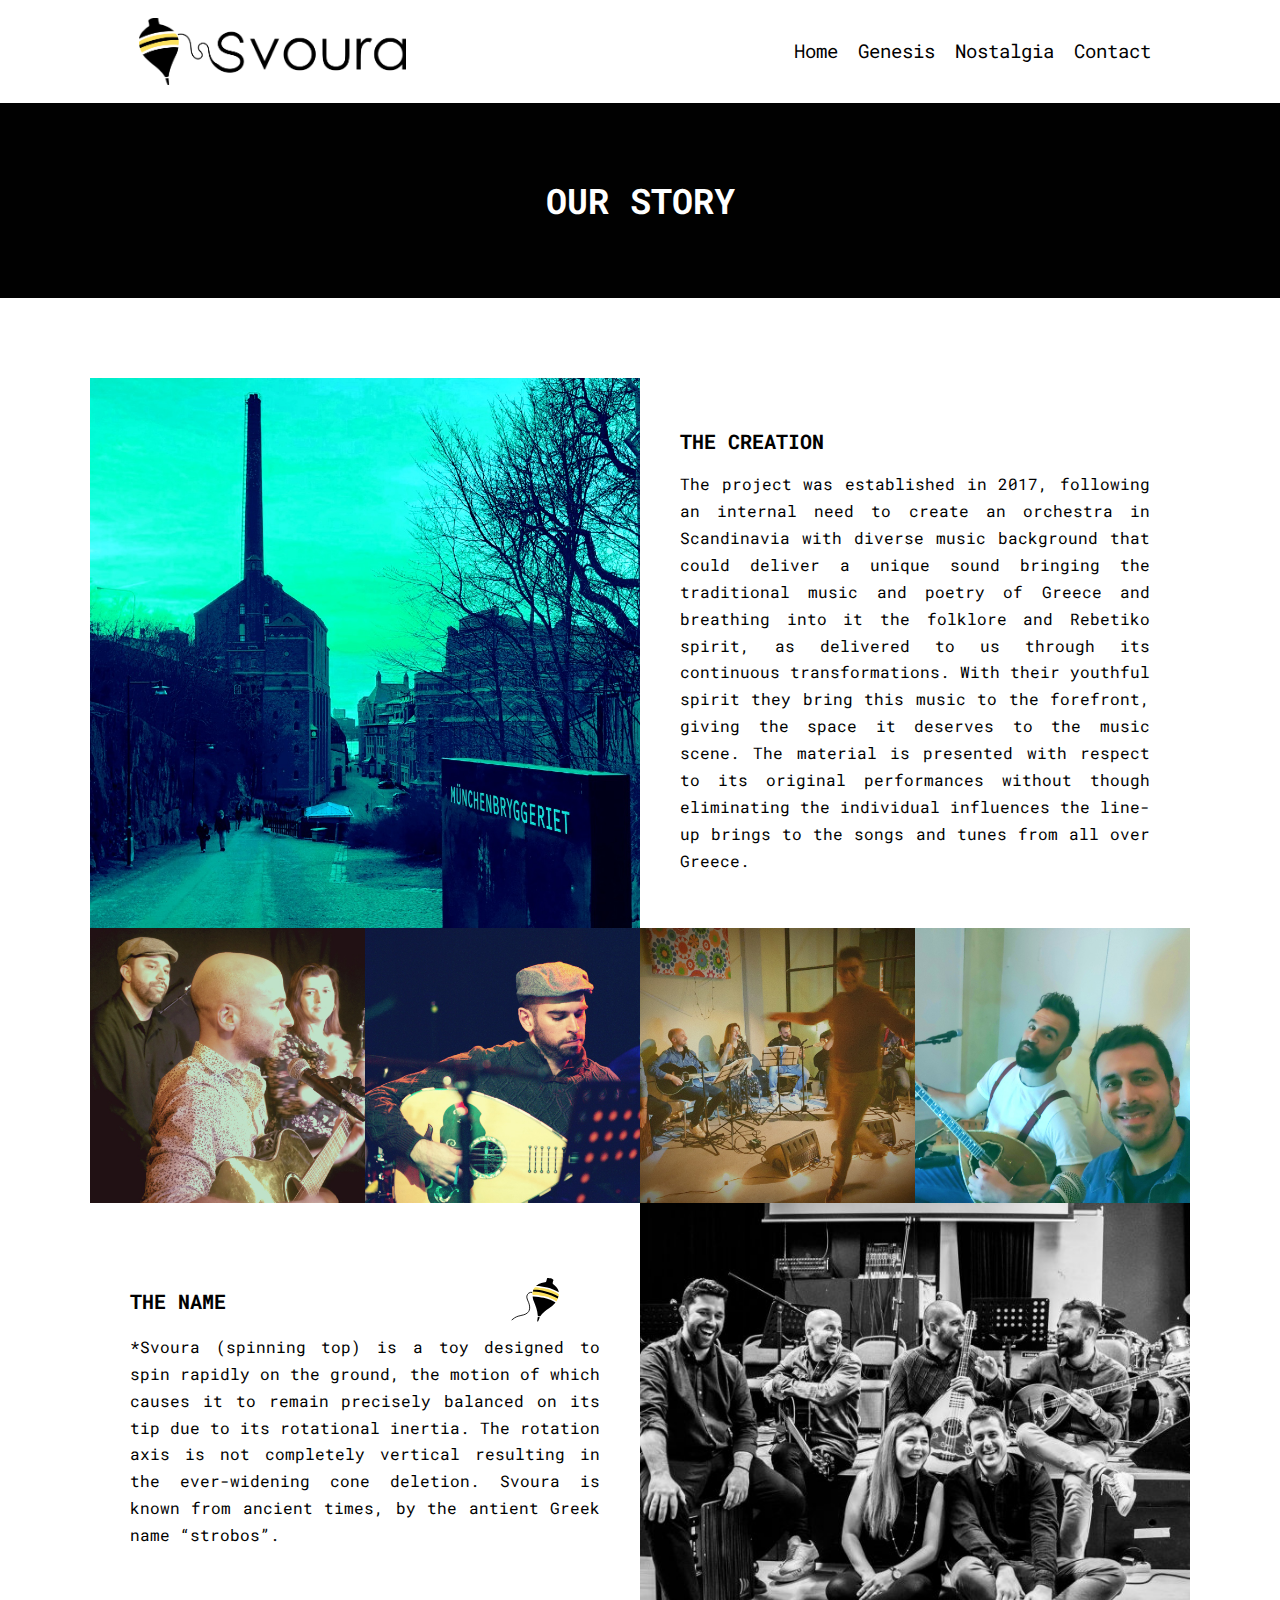
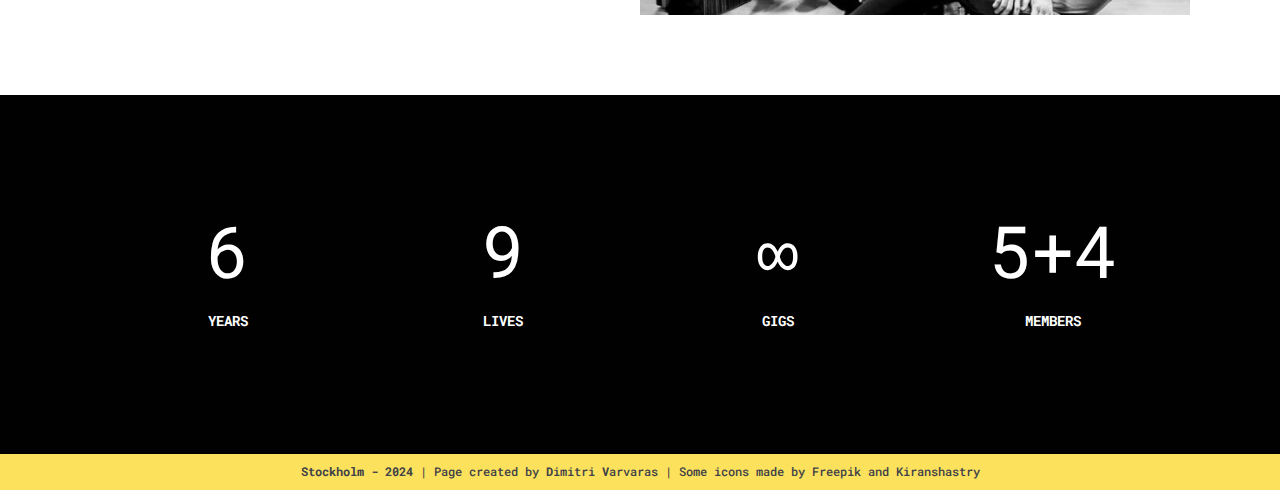
<file: our-story.html>
<!DOCTYPE html> <html lang="en-US">  <head>     <meta property="og:image" content="./images/bandphoto.jpg"/> 	<meta charset="UTF-8"> 	<meta name="viewport" content="width=device-width, initial-scale=1, minimum-scale=1"> 	<link rel="profile" href="http://gmpg.org/xfn/11"> 		<title>Our story &#8211; Svoura</title> <meta name='robots' content='max-image-preview:large' /> <link rel='dns-prefetch' href='//fonts.googleapis.com' /> <link rel="alternate" type="application/rss+xml" title="Svoura &raquo; Feed" href="https://www.svoura.se/feed/" /> <link rel="alternate" type="application/rss+xml" title="Svoura &raquo; Comments Feed" href="https://www.svoura.se/comments/feed/" /> <script type="text/javascript">
window._wpemojiSettings = {"baseUrl":"https:\/\/s.w.org\/images\/core\/emoji\/14.0.0\/72x72\/","ext":".png","svgUrl":"https:\/\/s.w.org\/images\/core\/emoji\/14.0.0\/svg\/","svgExt":".svg","source":{"concatemoji":"https:\/\/www.svoura.se\/temporary_svoura\/wp-includes\/js\/wp-emoji-release.min.js?ver=6.3.1"}};
/*! This file is auto-generated */
!function(i,n){var o,s,e;function c(e){try{var t={supportTests:e,timestamp:(new Date).valueOf()};sessionStorage.setItem(o,JSON.stringify(t))}catch(e){}}function p(e,t,n){e.clearRect(0,0,e.canvas.width,e.canvas.height),e.fillText(t,0,0);var t=new Uint32Array(e.getImageData(0,0,e.canvas.width,e.canvas.height).data),r=(e.clearRect(0,0,e.canvas.width,e.canvas.height),e.fillText(n,0,0),new Uint32Array(e.getImageData(0,0,e.canvas.width,e.canvas.height).data));return t.every(function(e,t){return e===r[t]})}function u(e,t,n){switch(t){case"flag":return n(e,"\ud83c\udff3\ufe0f\u200d\u26a7\ufe0f","\ud83c\udff3\ufe0f\u200b\u26a7\ufe0f")?!1:!n(e,"\ud83c\uddfa\ud83c\uddf3","\ud83c\uddfa\u200b\ud83c\uddf3")&&!n(e,"\ud83c\udff4\udb40\udc67\udb40\udc62\udb40\udc65\udb40\udc6e\udb40\udc67\udb40\udc7f","\ud83c\udff4\u200b\udb40\udc67\u200b\udb40\udc62\u200b\udb40\udc65\u200b\udb40\udc6e\u200b\udb40\udc67\u200b\udb40\udc7f");case"emoji":return!n(e,"\ud83e\udef1\ud83c\udffb\u200d\ud83e\udef2\ud83c\udfff","\ud83e\udef1\ud83c\udffb\u200b\ud83e\udef2\ud83c\udfff")}return!1}function f(e,t,n){var r="undefined"!=typeof WorkerGlobalScope&&self instanceof WorkerGlobalScope?new OffscreenCanvas(300,150):i.createElement("canvas"),a=r.getContext("2d",{willReadFrequently:!0}),o=(a.textBaseline="top",a.font="600 32px Arial",{});return e.forEach(function(e){o[e]=t(a,e,n)}),o}function t(e){var t=i.createElement("script");t.src=e,t.defer=!0,i.head.appendChild(t)}"undefined"!=typeof Promise&&(o="wpEmojiSettingsSupports",s=["flag","emoji"],n.supports={everything:!0,everythingExceptFlag:!0},e=new Promise(function(e){i.addEventListener("DOMContentLoaded",e,{once:!0})}),new Promise(function(t){var n=function(){try{var e=JSON.parse(sessionStorage.getItem(o));if("object"==typeof e&&"number"==typeof e.timestamp&&(new Date).valueOf()<e.timestamp+604800&&"object"==typeof e.supportTests)return e.supportTests}catch(e){}return null}();if(!n){if("undefined"!=typeof Worker&&"undefined"!=typeof OffscreenCanvas&&"undefined"!=typeof URL&&URL.createObjectURL&&"undefined"!=typeof Blob)try{var e="postMessage("+f.toString()+"("+[JSON.stringify(s),u.toString(),p.toString()].join(",")+"));",r=new Blob([e],{type:"text/javascript"}),a=new Worker(URL.createObjectURL(r),{name:"wpTestEmojiSupports"});return void(a.onmessage=function(e){c(n=e.data),a.terminate(),t(n)})}catch(e){}c(n=f(s,u,p))}t(n)}).then(function(e){for(var t in e)n.supports[t]=e[t],n.supports.everything=n.supports.everything&&n.supports[t],"flag"!==t&&(n.supports.everythingExceptFlag=n.supports.everythingExceptFlag&&n.supports[t]);n.supports.everythingExceptFlag=n.supports.everythingExceptFlag&&!n.supports.flag,n.DOMReady=!1,n.readyCallback=function(){n.DOMReady=!0}}).then(function(){return e}).then(function(){var e;n.supports.everything||(n.readyCallback(),(e=n.source||{}).concatemoji?t(e.concatemoji):e.wpemoji&&e.twemoji&&(t(e.twemoji),t(e.wpemoji)))}))}((window,document),window._wpemojiSettings);
</script> <style type="text/css"> img.wp-smiley, img.emoji { 	display: inline !important; 	border: none !important; 	box-shadow: none !important; 	height: 1em !important; 	width: 1em !important; 	margin: 0 0.07em !important; 	vertical-align: -0.1em !important; 	background: none !important; 	padding: 0 !important; } </style> 	<link rel='stylesheet' id='wp-block-library-css' href='./css/css-dist-block-library-style.min.css' type='text/css' media='all' /> <style id='classic-theme-styles-inline-css' type='text/css'> /*! This file is auto-generated */ .wp-block-button__link{color:#fff;background-color:#32373c;border-radius:9999px;box-shadow:none;text-decoration:none;padding:calc(.667em + 2px) calc(1.333em + 2px);font-size:1.125em}.wp-block-file__button{background:#32373c;color:#fff;text-decoration:none} </style> <style id='global-styles-inline-css' type='text/css'> body{--wp--preset--color--black: #000000;--wp--preset--color--cyan-bluish-gray: #abb8c3;--wp--preset--color--white: #ffffff;--wp--preset--color--pale-pink: #f78da7;--wp--preset--color--vivid-red: #cf2e2e;--wp--preset--color--luminous-vivid-orange: #ff6900;--wp--preset--color--luminous-vivid-amber: #fcb900;--wp--preset--color--light-green-cyan: #7bdcb5;--wp--preset--color--vivid-green-cyan: #00d084;--wp--preset--color--pale-cyan-blue: #8ed1fc;--wp--preset--color--vivid-cyan-blue: #0693e3;--wp--preset--color--vivid-purple: #9b51e0;--wp--preset--color--neve-button-color: #ffe179;--wp--preset--color--neve-text-color: #010101;--wp--preset--gradient--vivid-cyan-blue-to-vivid-purple: linear-gradient(135deg,rgba(6,147,227,1) 0%,rgb(155,81,224) 100%);--wp--preset--gradient--light-green-cyan-to-vivid-green-cyan: linear-gradient(135deg,rgb(122,220,180) 0%,rgb(0,208,130) 100%);--wp--preset--gradient--luminous-vivid-amber-to-luminous-vivid-orange: linear-gradient(135deg,rgba(252,185,0,1) 0%,rgba(255,105,0,1) 100%);--wp--preset--gradient--luminous-vivid-orange-to-vivid-red: linear-gradient(135deg,rgba(255,105,0,1) 0%,rgb(207,46,46) 100%);--wp--preset--gradient--very-light-gray-to-cyan-bluish-gray: linear-gradient(135deg,rgb(238,238,238) 0%,rgb(169,184,195) 100%);--wp--preset--gradient--cool-to-warm-spectrum: linear-gradient(135deg,rgb(74,234,220) 0%,rgb(151,120,209) 20%,rgb(207,42,186) 40%,rgb(238,44,130) 60%,rgb(251,105,98) 80%,rgb(254,248,76) 100%);--wp--preset--gradient--blush-light-purple: linear-gradient(135deg,rgb(255,206,236) 0%,rgb(152,150,240) 100%);--wp--preset--gradient--blush-bordeaux: linear-gradient(135deg,rgb(254,205,165) 0%,rgb(254,45,45) 50%,rgb(107,0,62) 100%);--wp--preset--gradient--luminous-dusk: linear-gradient(135deg,rgb(255,203,112) 0%,rgb(199,81,192) 50%,rgb(65,88,208) 100%);--wp--preset--gradient--pale-ocean: linear-gradient(135deg,rgb(255,245,203) 0%,rgb(182,227,212) 50%,rgb(51,167,181) 100%);--wp--preset--gradient--electric-grass: linear-gradient(135deg,rgb(202,248,128) 0%,rgb(113,206,126) 100%);--wp--preset--gradient--midnight: linear-gradient(135deg,rgb(2,3,129) 0%,rgb(40,116,252) 100%);--wp--preset--font-size--small: 13px;--wp--preset--font-size--medium: 20px;--wp--preset--font-size--large: 36px;--wp--preset--font-size--x-large: 42px;--wp--preset--spacing--20: 0.44rem;--wp--preset--spacing--30: 0.67rem;--wp--preset--spacing--40: 1rem;--wp--preset--spacing--50: 1.5rem;--wp--preset--spacing--60: 2.25rem;--wp--preset--spacing--70: 3.38rem;--wp--preset--spacing--80: 5.06rem;--wp--preset--shadow--natural: 6px 6px 9px rgba(0, 0, 0, 0.2);--wp--preset--shadow--deep: 12px 12px 50px rgba(0, 0, 0, 0.4);--wp--preset--shadow--sharp: 6px 6px 0px rgba(0, 0, 0, 0.2);--wp--preset--shadow--outlined: 6px 6px 0px -3px rgba(255, 255, 255, 1), 6px 6px rgba(0, 0, 0, 1);--wp--preset--shadow--crisp: 6px 6px 0px rgba(0, 0, 0, 1);}:where(.is-layout-flex){gap: 0.5em;}:where(.is-layout-grid){gap: 0.5em;}body .is-layout-flow > .alignleft{float: left;margin-inline-start: 0;margin-inline-end: 2em;}body .is-layout-flow > .alignright{float: right;margin-inline-start: 2em;margin-inline-end: 0;}body .is-layout-flow > .aligncenter{margin-left: auto !important;margin-right: auto !important;}body .is-layout-constrained > .alignleft{float: left;margin-inline-start: 0;margin-inline-end: 2em;}body .is-layout-constrained > .alignright{float: right;margin-inline-start: 2em;margin-inline-end: 0;}body .is-layout-constrained > .aligncenter{margin-left: auto !important;margin-right: auto !important;}body .is-layout-constrained > :where(:not(.alignleft):not(.alignright):not(.alignfull)){max-width: var(--wp--style--global--content-size);margin-left: auto !important;margin-right: auto !important;}body .is-layout-constrained > .alignwide{max-width: var(--wp--style--global--wide-size);}body .is-layout-flex{display: flex;}body .is-layout-flex{flex-wrap: wrap;align-items: center;}body .is-layout-flex > *{margin: 0;}body .is-layout-grid{display: grid;}body .is-layout-grid > *{margin: 0;}:where(.wp-block-columns.is-layout-flex){gap: 2em;}:where(.wp-block-columns.is-layout-grid){gap: 2em;}:where(.wp-block-post-template.is-layout-flex){gap: 1.25em;}:where(.wp-block-post-template.is-layout-grid){gap: 1.25em;}.has-black-color{color: var(--wp--preset--color--black) !important;}.has-cyan-bluish-gray-color{color: var(--wp--preset--color--cyan-bluish-gray) !important;}.has-white-color{color: var(--wp--preset--color--white) !important;}.has-pale-pink-color{color: var(--wp--preset--color--pale-pink) !important;}.has-vivid-red-color{color: var(--wp--preset--color--vivid-red) !important;}.has-luminous-vivid-orange-color{color: var(--wp--preset--color--luminous-vivid-orange) !important;}.has-luminous-vivid-amber-color{color: var(--wp--preset--color--luminous-vivid-amber) !important;}.has-light-green-cyan-color{color: var(--wp--preset--color--light-green-cyan) !important;}.has-vivid-green-cyan-color{color: var(--wp--preset--color--vivid-green-cyan) !important;}.has-pale-cyan-blue-color{color: var(--wp--preset--color--pale-cyan-blue) !important;}.has-vivid-cyan-blue-color{color: var(--wp--preset--color--vivid-cyan-blue) !important;}.has-vivid-purple-color{color: var(--wp--preset--color--vivid-purple) !important;}.has-black-background-color{background-color: var(--wp--preset--color--black) !important;}.has-cyan-bluish-gray-background-color{background-color: var(--wp--preset--color--cyan-bluish-gray) !important;}.has-white-background-color{background-color: var(--wp--preset--color--white) !important;}.has-pale-pink-background-color{background-color: var(--wp--preset--color--pale-pink) !important;}.has-vivid-red-background-color{background-color: var(--wp--preset--color--vivid-red) !important;}.has-luminous-vivid-orange-background-color{background-color: var(--wp--preset--color--luminous-vivid-orange) !important;}.has-luminous-vivid-amber-background-color{background-color: var(--wp--preset--color--luminous-vivid-amber) !important;}.has-light-green-cyan-background-color{background-color: var(--wp--preset--color--light-green-cyan) !important;}.has-vivid-green-cyan-background-color{background-color: var(--wp--preset--color--vivid-green-cyan) !important;}.has-pale-cyan-blue-background-color{background-color: var(--wp--preset--color--pale-cyan-blue) !important;}.has-vivid-cyan-blue-background-color{background-color: var(--wp--preset--color--vivid-cyan-blue) !important;}.has-vivid-purple-background-color{background-color: var(--wp--preset--color--vivid-purple) !important;}.has-black-border-color{border-color: var(--wp--preset--color--black) !important;}.has-cyan-bluish-gray-border-color{border-color: var(--wp--preset--color--cyan-bluish-gray) !important;}.has-white-border-color{border-color: var(--wp--preset--color--white) !important;}.has-pale-pink-border-color{border-color: var(--wp--preset--color--pale-pink) !important;}.has-vivid-red-border-color{border-color: var(--wp--preset--color--vivid-red) !important;}.has-luminous-vivid-orange-border-color{border-color: var(--wp--preset--color--luminous-vivid-orange) !important;}.has-luminous-vivid-amber-border-color{border-color: var(--wp--preset--color--luminous-vivid-amber) !important;}.has-light-green-cyan-border-color{border-color: var(--wp--preset--color--light-green-cyan) !important;}.has-vivid-green-cyan-border-color{border-color: var(--wp--preset--color--vivid-green-cyan) !important;}.has-pale-cyan-blue-border-color{border-color: var(--wp--preset--color--pale-cyan-blue) !important;}.has-vivid-cyan-blue-border-color{border-color: var(--wp--preset--color--vivid-cyan-blue) !important;}.has-vivid-purple-border-color{border-color: var(--wp--preset--color--vivid-purple) !important;}.has-vivid-cyan-blue-to-vivid-purple-gradient-background{background: var(--wp--preset--gradient--vivid-cyan-blue-to-vivid-purple) !important;}.has-light-green-cyan-to-vivid-green-cyan-gradient-background{background: var(--wp--preset--gradient--light-green-cyan-to-vivid-green-cyan) !important;}.has-luminous-vivid-amber-to-luminous-vivid-orange-gradient-background{background: var(--wp--preset--gradient--luminous-vivid-amber-to-luminous-vivid-orange) !important;}.has-luminous-vivid-orange-to-vivid-red-gradient-background{background: var(--wp--preset--gradient--luminous-vivid-orange-to-vivid-red) !important;}.has-very-light-gray-to-cyan-bluish-gray-gradient-background{background: var(--wp--preset--gradient--very-light-gray-to-cyan-bluish-gray) !important;}.has-cool-to-warm-spectrum-gradient-background{background: var(--wp--preset--gradient--cool-to-warm-spectrum) !important;}.has-blush-light-purple-gradient-background{background: var(--wp--preset--gradient--blush-light-purple) !important;}.has-blush-bordeaux-gradient-background{background: var(--wp--preset--gradient--blush-bordeaux) !important;}.has-luminous-dusk-gradient-background{background: var(--wp--preset--gradient--luminous-dusk) !important;}.has-pale-ocean-gradient-background{background: var(--wp--preset--gradient--pale-ocean) !important;}.has-electric-grass-gradient-background{background: var(--wp--preset--gradient--electric-grass) !important;}.has-midnight-gradient-background{background: var(--wp--preset--gradient--midnight) !important;}.has-small-font-size{font-size: var(--wp--preset--font-size--small) !important;}.has-medium-font-size{font-size: var(--wp--preset--font-size--medium) !important;}.has-large-font-size{font-size: var(--wp--preset--font-size--large) !important;}.has-x-large-font-size{font-size: var(--wp--preset--font-size--x-large) !important;} .wp-block-navigation a:where(:not(.wp-element-button)){color: inherit;} :where(.wp-block-post-template.is-layout-flex){gap: 1.25em;}:where(.wp-block-post-template.is-layout-grid){gap: 1.25em;} :where(.wp-block-columns.is-layout-flex){gap: 2em;}:where(.wp-block-columns.is-layout-grid){gap: 2em;} .wp-block-pullquote{font-size: 1.5em;line-height: 1.6;} </style> <link rel='stylesheet' id='neve-style-css' href='./css/themes-neve-style.min.css' type='text/css' media='all' /> <style id='neve-style-inline-css' type='text/css'> body, .site-title{font-size:15px;}body, .site-title{font-family:"Roboto Mono";font-weight:400;}h1:not(.site-title), .single h1.entry-title{font-size:30px;}h1:not(.site-title), .single h1.entry-title{font-weight:900;}h1:not(.site-title), .single h1.entry-title{text-transform:uppercase;}h1:not(.site-title), .single h1.entry-title{line-height:1.6;}h2{font-size:25px;}h2{font-weight:900;}h2{text-transform:uppercase;}h2{line-height:1.6;}h3{font-size:18px;}h3{font-weight:900;}h3{text-transform:uppercase;}h3{line-height:1.6;}h4{font-size:16px;}h4{font-weight:900;}h4{text-transform:uppercase;}h4{line-height:1.6;}h5{font-size:14px;}h5{font-weight:900;}h5{text-transform:uppercase;}h5{line-height:1.6;}h6{font-size:12px;}h6{font-weight:900;}h6{text-transform:uppercase;}h6{line-height:1.6;}h1, .single h1.entry-title, h2, h3, h4, h5, h6{font-family:"Roboto Mono";}.container{max-width:748px;}a{color:#000000;}.nv-loader{border-color:#000000;}a:hover, a:focus{color:#000000;}body, .entry-title a, .entry-title a:hover, .entry-title a:focus{color:#010101;}.has-white-background-color{background-color:#ffffff!important;}.has-white-color{color:#ffffff!important;}.has-black-background-color{background-color:#000000!important;}.has-black-color{color:#000000!important;}.has-neve-button-color-background-color{background-color:#ffe179!important;}.has-neve-button-color-color{color:#ffe179!important;}.has-neve-link-color-background-color{background-color:#000000!important;}.has-neve-link-color-color{color:#000000!important;}.has-neve-link-hover-color-background-color{background-color:#000000!important;}.has-neve-link-hover-color-color{color:#000000!important;}.has-neve-text-color-background-color{background-color:#010101!important;}.has-neve-text-color-color{color:#010101!important;}.nv-tags-list a{color:#ffe179;}.nv-tags-list a{border-color:#ffe179;} .button.button-primary, button, input[type=button], .btn, input[type="submit"], /* Buttons in navigation */ ul[id^="nv-primary-navigation"] li.button.button-primary > a, .menu li.button.button-primary > a{background-color:#ffe179;} .button.button-primary, button, input[type=button], .btn, input[type="submit"], /* Buttons in navigation */ ul[id^="nv-primary-navigation"] li.button.button-primary > a, .menu li.button.button-primary > a{color:#010101;}.nv-tags-list a:hover{border-color:#010101;} .button.button-primary:hover, .nv-tags-list a:hover, ul[id^="nv-primary-navigation"] li.button.button-primary > a:hover, .menu li.button.button-primary > a:hover{background-color:#010101;} .button.button-primary:hover, .nv-tags-list a:hover, ul[id^="nv-primary-navigation"] li.button.button-primary > a:hover, .menu li.button.button-primary > a:hover{color:#ffffff;}.button.button-primary, button, input[type=button], .btn, input[type="submit"]:not(.search-submit), /* Buttons in navigation */ ul[id^="nv-primary-navigation"] li.button.button-primary > a, .menu li.button.button-primary > a{border-radius:3px;} .button.button-secondary, #comments input[type="submit"], .cart-off-canvas .button.nv-close-cart-sidebar{color:#010101;}.button.button-secondary, #comments input[type="submit"], .cart-off-canvas .button.nv-close-cart-sidebar{border-color:#010101;} .button.button-secondary:hover, #comments input[type="submit"]:hover{color:#010101;}.button.button-secondary:hover, #comments input[type="submit"]:hover{border-color:#010101;}.button.button-secondary, #comments input[type="submit"]{border-radius:3px;}.button.button-secondary, #comments input[type="submit"]{border:1px solid;border-style:solid;border-top-width:1px;border-right-width:1px;border-bottom-width:1px;border-left-width:1px;}@media(min-width: 576px){body, .site-title{font-size:16px;}h1:not(.site-title), .single h1.entry-title{font-size:40px;}h1:not(.site-title), .single h1.entry-title{line-height:1.6;}h2{font-size:30px;}h2{line-height:1.6;}h3{font-size:20px;}h3{line-height:1.6;}h4{font-size:16px;}h4{line-height:1.6;}h5{font-size:14px;}h5{line-height:1.6;}h6{font-size:12px;}h6{line-height:1.6;}.container{max-width:992px;}}@media(min-width: 960px){body, .site-title{font-size:16px;}h1:not(.site-title), .single h1.entry-title{font-size:55px;}h1:not(.site-title), .single h1.entry-title{line-height:1.5;}h2{font-size:35px;}h2{line-height:1.5;}h3{font-size:20px;}h3{line-height:1.5;}h4{font-size:16px;}h4{line-height:1.5;}h5{font-size:14px;}h5{line-height:1.5;}h6{font-size:12px;}h6{line-height:1.5;}.container{max-width:1052px;}#content .container .col, #content .container-fluid .col{max-width:90%;}.nv-sidebar-wrap, .nv-sidebar-wrap.shop-sidebar{max-width:10%;}.caret-wrap{border-color:transparent;}} @media (max-width: 576px) { .header-main-inner { height: auto; } .builder-item--logo .site-logo img { max-width: 200px; } .builder-item--logo .site-logo { padding-top: 10px; padding-right: 0px; padding-bottom: 10px; padding-left: 0px; } .builder-item--logo { margin-top: 0px; margin-right: 0px; margin-bottom: 0px; margin-left: 0px; } .builder-item--nav-icon .navbar-toggle { padding-top: 17px; padding-right: 17px; padding-bottom: 17px; padding-left: 17px; } .builder-item--nav-icon { margin-top: 0px; margin-right: 0px; margin-bottom: 0px; margin-left: 0px; } .builder-item--primary-menu li > a { font-size: 1.3em; line-height: 1.6em; letter-spacing: 0px; } .builder-item--primary-menu li > a svg { height: 1.3em; width: 1.3em; } .builder-item--primary-menu { padding-top: 0px; padding-right: 0px; padding-bottom: 0px; padding-left: 0px; margin-top: 0px; margin-right: 0px; margin-bottom: 0px; margin-left: 0px; } .builder-item--footer_copyright { font-size: 1em; line-height: 1.6; letter-spacing: 0px; padding-top: 0px; padding-right: 0px; padding-bottom: 0px; padding-left: 0px; margin-top: 0px; margin-right: 0px; margin-bottom: 0px; margin-left: 0px; } .builder-item--footer_copyright svg { height: 1em; width: 1em; } } @media (min-width: 576px) { .header-main-inner { height: auto; } .builder-item--logo .site-logo img { max-width: 107px; } .builder-item--logo .site-logo { padding-top: 10px; padding-right: 0px; padding-bottom: 10px; padding-left: 0px; } .builder-item--logo { margin-top: 0px; margin-right: 0px; margin-bottom: 0px; margin-left: 0px; } .builder-item--nav-icon .navbar-toggle { padding-top: 10px; padding-right: 15px; padding-bottom: 10px; padding-left: 15px; } .builder-item--nav-icon { margin-top: 0px; margin-right: 0px; margin-bottom: 0px; margin-left: 0px; } .builder-item--primary-menu li > a { font-size: 1.2em; line-height: 1.6em; letter-spacing: 0px; } .builder-item--primary-menu li > a svg { height: 1.2em; width: 1.2em; } .builder-item--primary-menu { padding-top: 0px; padding-right: 0px; padding-bottom: 0px; padding-left: 0px; margin-top: 0px; margin-right: 0px; margin-bottom: 0px; margin-left: 0px; } .builder-item--footer_copyright { font-size: 1em; line-height: 1.6; letter-spacing: 0px; padding-top: 0px; padding-right: 0px; padding-bottom: 0px; padding-left: 0px; margin-top: 0px; margin-right: 0px; margin-bottom: 0px; margin-left: 0px; } .builder-item--footer_copyright svg { height: 1em; width: 1em; } } @media (min-width: 961px) { .header-main-inner { height: auto; } .builder-item--logo .site-logo img { max-width: 267px; } .builder-item--logo .site-logo { padding-top: 010px; padding-right: 0px; padding-bottom: 010px; padding-left: 10px; } .builder-item--logo { margin-top: 0px; margin-right: 0px; margin-bottom: 0px; margin-left: 0px; } .builder-item--nav-icon .navbar-toggle { padding-top: 10px; padding-right: 15px; padding-bottom: 0px; padding-left: 15px; } .builder-item--nav-icon { margin-top: 0px; margin-right: 0px; margin-bottom: 0px; margin-left: 0px; } .builder-item--primary-menu li > a { font-size: 1.2em; line-height: 1.6em; letter-spacing: 0px; } .builder-item--primary-menu li > a svg { height: 1.2em; width: 1.2em; } .builder-item--primary-menu { padding-top: 0px; padding-right: 0px; padding-bottom: 0px; padding-left: 0px; margin-top: 0px; margin-right: 0px; margin-bottom: 0px; margin-left: 0px; } .builder-item--footer_copyright { font-size: 1em; line-height: 1.6; letter-spacing: 0px; padding-top: 0px; padding-right: 0px; padding-bottom: 0px; padding-left: 0px; margin-top: 0px; margin-right: 0px; margin-bottom: 0px; margin-left: 0px; } .builder-item--footer_copyright svg { height: 1em; width: 1em; } } .hfg_header .header-main-inner,.hfg_header .header-main-inner.dark-mode,.hfg_header .header-main-inner.light-mode { } .hfg_header .header-menu-sidebar .header-menu-sidebar-bg,.hfg_header .header-menu-sidebar .header-menu-sidebar-bg.dark-mode,.hfg_header .header-menu-sidebar .header-menu-sidebar-bg.light-mode { } .builder-item--nav-icon .navbar-toggle { border-top-left-radius: 03px; border-top-right-radius: 03px; border-bottom-left-radius: 03px; border-bottom-right-radius: 03px; border-style: solid; border-top-width: 02px; border-right-width: 02px; border-bottom-width: 02px; border-left-width: 02px; } .header-menu-sidebar .close-sidebar-panel .navbar-toggle { border-top-left-radius: 03px; border-top-right-radius: 03px; border-bottom-right-radius: 03px; border-bottom-left-radius: 03px; } .builder-item--primary-menu .nav-menu-primary > .primary-menu-ul li:not(.woocommerce-mini-cart-item) > a { color: #010101; } .builder-item--primary-menu .nav-menu-primary > .primary-menu-ul li > .amp-caret-wrap svg { fill: #010101; } .builder-item--primary-menu .nav-menu-primary > .primary-menu-ul li:not(.woocommerce-mini-cart-item) > a:after { background-color: #010101; } .builder-item--primary-menu .nav-menu-primary > .primary-menu-ul li:not(.woocommerce-mini-cart-item):hover > a { color: #010101; } .builder-item--primary-menu .nav-menu-primary > .primary-menu-ul li:hover > .amp-caret-wrap svg { fill: #010101; } .builder-item--primary-menu .nav-menu-primary > .primary-menu-ul li.current-menu-item > a { color: #010101; } .builder-item--primary-menu .nav-menu-primary > .primary-menu-ul li.current-menu-item > .amp-caret-wrap svg { fill: #010101; } @media (min-width: 961px) { .header--row .hfg-item-right .builder-item--primary-menu .primary-menu-ul > li:not(:first-child) { margin-left: 20px; } .header--row .hfg-item-center .builder-item--primary-menu .primary-menu-ul > li:not(:last-child), .header--row .hfg-item-left .builder-item--primary-menu .primary-menu-ul > li:not(:last-child) { margin-right: 20px; } .builder-item--primary-menu .style-full-height .primary-menu-ul > li:not(.menu-item-nav-search):not(.menu-item-nav-cart) > a:after { left: -10px; right: -10px; } .builder-item--primary-menu .style-full-height .primary-menu-ul:not(#nv-primary-navigation-sidebar) > li:not(.menu-item-nav-search):not(.menu-item-nav-cart):hover > a:after { width: calc(100% + 20px) !important;; } } .builder-item--primary-menu .primary-menu-ul > li > a { height: 25px; } .builder-item--primary-menu li > a { font-family: Roboto Mono; font-weight: 400; text-transform: none; } .footer-bottom-inner,.footer-bottom-inner.dark-mode,.footer-bottom-inner.light-mode { background-color: #fce15d; } .builder-item--footer_copyright { font-weight: 500; text-transform: none; }  </style> <link rel='stylesheet' id='elementor-icons-css' href='./css/plugins-elementor-assets-lib-eicons-css-elementor-icons.min.css' type='text/css' media='all' /> <link rel='stylesheet' id='elementor-frontend-legacy-css' href='./css/plugins-elementor-assets-css-frontend-legacy.min.css' type='text/css' media='all' /> <link rel='stylesheet' id='elementor-frontend-css' href='./css/plugins-elementor-assets-css-frontend.min.css' type='text/css' media='all' /> <link rel='stylesheet' id='elementor-post-81-css' href='./css/uploads-elementor-css-post-81.css' type='text/css' media='all' /> <link rel='stylesheet' id='elementor-post-71-css' href='./css/uploads-elementor-css-post-71.css' type='text/css' media='all' /> <link rel='stylesheet' id='neve-google-font-roboto-mono-css' href='//fonts.googleapis.com/css?family=Roboto+Mono%3A400%2C900&#038;ver=6.3.1' type='text/css' media='all' /> <link rel='stylesheet' id='google-fonts-1-css' href='https://fonts.googleapis.com/css?family=Roboto%3A100%2C100italic%2C200%2C200italic%2C300%2C300italic%2C400%2C400italic%2C500%2C500italic%2C600%2C600italic%2C700%2C700italic%2C800%2C800italic%2C900%2C900italic%7CRoboto+Slab%3A100%2C100italic%2C200%2C200italic%2C300%2C300italic%2C400%2C400italic%2C500%2C500italic%2C600%2C600italic%2C700%2C700italic%2C800%2C800italic%2C900%2C900italic&#038;display=auto&#038;ver=6.3.1' type='text/css' media='all' />         <script>
            /* <![CDATA[ */
            var rcewpp = {
                "ajax_url":"https://www.svoura.se/temporary_svoura/wp-admin/admin-ajax.php",
                "nonce": "42236ec911",
                "home_url": "https://www.svoura.se/",
                "settings_icon": 'https://www.svoura.se/temporary_svoura/wp-content/plugins/export-wp-page-to-static-html/admin/images/settings.png',
                "settings_hover_icon": 'https://www.svoura.se/temporary_svoura/wp-content/plugins/export-wp-page-to-static-html/admin/images/settings_hover.png'
            };
            /* ]]\> */
        </script>         <link rel="https://api.w.org/" href="https://www.svoura.se/wp-json/" /><link rel="alternate" type="application/json" href="https://www.svoura.se/wp-json/wp/v2/pages/71" /><link rel="EditURI" type="application/rsd+xml" title="RSD" href="https://www.svoura.se/temporary_svoura/xmlrpc.php?rsd" /> <meta name="generator" content="WordPress 6.3.1" /> <link rel="canonical" href="https://www.svoura.se/our-story/" /> <link rel='shortlink' href='https://www.svoura.se/?p=71' /> <link rel="alternate" type="application/json+oembed" href="https://www.svoura.se/wp-json/oembed/1.0/embed?url=https%3A%2F%2Fwww.svoura.se%2Four-story%2F" /> <link rel="alternate" type="text/xml+oembed" href="https://www.svoura.se/wp-json/oembed/1.0/embed?url=https%3A%2F%2Fwww.svoura.se%2Four-story%2F&#038;format=xml" /> <!-- Enter your scripts here --><style type="text/css">.recentcomments a{display:inline !important;padding:0 !important;margin:0 !important;}</style><link rel="icon" href="./images/cropped-cropped-svoura-v2-bitmap-32x32.png" sizes="32x32" /> <link rel="icon" href="./images/cropped-cropped-svoura-v2-bitmap-192x192.png" sizes="192x192" /> <link rel="apple-touch-icon" href="./images/cropped-cropped-svoura-v2-bitmap-180x180.png" /> <meta name="msapplication-TileImage" content="https://www.svoura.se/temporary_svoura/wp-content/uploads/2022/03/cropped-cropped-svoura-v2-bitmap-270x270.png" /> </head>  <body  class="page-template page-template-page-templates page-template-template-pagebuilder-full-width page-template-page-templatestemplate-pagebuilder-full-width-php page page-id-71 wp-custom-logo nv-sidebar-full-width menu_sidebar_slide_left elementor-default elementor-kit-81 elementor-page elementor-page-71" id="neve_body"  > <div class="wrapper"> 	<header class="header" role="banner"> 		<a class="neve-skip-link show-on-focus" href="#content" tabindex="0"> 			Skip to content		</a> 		<div id="header-grid"  class="hfg_header site-header"> 	 <nav class="header--row header-main hide-on-mobile hide-on-tablet layout-full-contained nv-navbar header--row" 	data-row-id="main" data-show-on="desktop">  	<div 		class="header--row-inner header-main-inner light-mode"> 		<div class="container"> 			<div 				class="row row--wrapper" 				data-section="hfg_header_layout_main" > 				<div class="builder-item hfg-item-first col-4 col-md-4 col-sm-4 hfg-item-left"><div class="item--inner builder-item--logo" 		data-section="title_tagline" 		data-item-id="logo"> 	<div class="site-logo"> 	<a class="brand" href="./index.html" title="Svoura" 			aria-label="Svoura"><img src="./images/uploads-2020-07-cropped-svoura-v2-central-v2.png" alt=""></a></div>  	</div>  </div><div class="builder-item hfg-item-last col-8 col-md-8 col-sm-8 hfg-item-right"><div class="item--inner builder-item--primary-menu has_menu" 		data-section="header_menu_primary" 		data-item-id="primary-menu"> 	<div class="nv-nav-wrap"> 	<div role="navigation" class="style-border-bottom nav-menu-primary" 			aria-label="Primary Menu">  		<ul id="nv-primary-navigation-main" class="primary-menu-ul"><li id="menu-item-76" class="menu-item menu-item-type-post_type menu-item-object-page menu-item-home menu-item-76"><a href="./index.html">Home</a></li> <li id="menu-item-75" class="menu-item menu-item-type-post_type menu-item-object-page current-menu-item page_item page-item-71 current_page_item menu-item-75"><a href="./our-story.html" aria-current="page">Genesis</a></li> <li id="menu-item-390" class="menu-item menu-item-type-post_type menu-item-object-page menu-item-390"><a href="./news.html">Nostalgia</a></li> <li id="menu-item-72" class="menu-item menu-item-type-post_type menu-item-object-page menu-item-72"><a href="contact-us.html">Contact</a></li> </ul>	</div> </div>  	</div>  </div>							</div> 		</div> 	</div> </nav>   <nav class="header--row header-main hide-on-desktop layout-full-contained nv-navbar header--row" 	data-row-id="main" data-show-on="mobile">  	<div 		class="header--row-inner header-main-inner light-mode"> 		<div class="container"> 			<div 				class="row row--wrapper" 				data-section="hfg_header_layout_main" > 				<div class="builder-item hfg-item-first col-8 col-md-8 col-sm-8 hfg-item-left"><div class="item--inner builder-item--logo" 		data-section="title_tagline" 		data-item-id="logo"> 	<div class="site-logo"> 	<a class="brand" href="./index.html" title="Svoura" 			aria-label="Svoura"><img src="./images/uploads-2020-07-cropped-svoura-v2-central-v2.png" alt=""></a></div>  	</div>  </div><div class="builder-item hfg-item-last col-4 col-md-4 col-sm-4 hfg-item-right"><div class="item--inner builder-item--nav-icon" 		data-section="header_menu_icon" 		data-item-id="nav-icon"> 	<div class="menu-mobile-toggle item-button navbar-toggle-wrapper"> 	<button class="navbar-toggle" 					aria-label=" 			Navigation Menu			"> 				<div class="bars"> 			<span class="icon-bar"></span> 			<span class="icon-bar"></span> 			<span class="icon-bar"></span> 		</div> 		<span class="screen-reader-text">Toggle Navigation</span> 	</button> </div> <!--.navbar-toggle-wrapper-->   	</div>  </div>							</div> 		</div> 	</div> </nav>  <div id="header-menu-sidebar" class="header-menu-sidebar menu-sidebar-panel light-mode slide_left"> 	<div id="header-menu-sidebar-bg" class="header-menu-sidebar-bg"> 		<div class="close-sidebar-panel navbar-toggle-wrapper"> 			<button class="navbar-toggle active" 					aria-label=" 				Navigation Menu				"> 				<div class="bars"> 					<span class="icon-bar"></span> 					<span class="icon-bar"></span> 					<span class="icon-bar"></span> 				</div> 				<span class="screen-reader-text"> 				Toggle Navigation					</span> 			</button> 		</div> 		<div id="header-menu-sidebar-inner" class="header-menu-sidebar-inner"> 			<div class="builder-item hfg-item-last hfg-item-first col-12 col-md-12 col-sm-12 hfg-item-right"><div class="item--inner builder-item--primary-menu has_menu" 		data-section="header_menu_primary" 		data-item-id="primary-menu"> 	<div class="nv-nav-wrap"> 	<div role="navigation" class="style-border-bottom nav-menu-primary" 			aria-label="Primary Menu">  		<ul id="nv-primary-navigation-sidebar" class="primary-menu-ul"><li class="menu-item menu-item-type-post_type menu-item-object-page menu-item-home menu-item-76"><a href="./index.html">Home</a></li> <li class="menu-item menu-item-type-post_type menu-item-object-page current-menu-item page_item page-item-71 current_page_item menu-item-75"><a href="./our-story.html" aria-current="page">Genesis</a></li> <li class="menu-item menu-item-type-post_type menu-item-object-page menu-item-390"><a href="./news.html">Nostalgia</a></li> <li class="menu-item menu-item-type-post_type menu-item-object-page menu-item-72"><a href="./contact-us.html">Contact</a></li> </ul>	</div> </div>  	</div>  </div>		</div> 	</div> </div> <div class="header-menu-sidebar-overlay"></div>  </div> 	</header> 	 	<main id="content" class="neve-main" role="main">  		<div data-elementor-type="wp-post" data-elementor-id="71" class="elementor elementor-71"> 						<div class="elementor-inner"> 				<div class="elementor-section-wrap"> 									<section class="elementor-section elementor-top-section elementor-element elementor-element-3261f9b elementor-section-boxed elementor-section-height-default elementor-section-height-default" data-id="3261f9b" data-element_type="section" data-settings="{&quot;background_background&quot;:&quot;classic&quot;}"> 						<div class="elementor-container elementor-column-gap-default"> 							<div class="elementor-row"> 					<div class="elementor-column elementor-col-100 elementor-top-column elementor-element elementor-element-d504e99" data-id="d504e99" data-element_type="column"> 			<div class="elementor-column-wrap elementor-element-populated"> 							<div class="elementor-widget-wrap"> 						<div class="elementor-element elementor-element-b95ee7d elementor-widget elementor-widget-heading" data-id="b95ee7d" data-element_type="widget" data-widget_type="heading.default"> 				<div class="elementor-widget-container"> 			<h2 class="elementor-heading-title elementor-size-default">our story</h2>		</div> 				</div> 						</div> 					</div> 		</div> 								</div> 					</div> 		</section> 				<section class="elementor-section elementor-top-section elementor-element elementor-element-74af4c3 elementor-section-boxed elementor-section-height-default elementor-section-height-default" data-id="74af4c3" data-element_type="section" data-settings="{&quot;background_background&quot;:&quot;classic&quot;}"> 						<div class="elementor-container elementor-column-gap-default"> 							<div class="elementor-row"> 					<div class="elementor-column elementor-col-100 elementor-top-column elementor-element elementor-element-19906ea" data-id="19906ea" data-element_type="column"> 			<div class="elementor-column-wrap elementor-element-populated"> 							<div class="elementor-widget-wrap"> 						<section class="elementor-section elementor-inner-section elementor-element elementor-element-b4486e4 elementor-section-boxed elementor-section-height-default elementor-section-height-default" data-id="b4486e4" data-element_type="section"> 						<div class="elementor-container elementor-column-gap-default"> 							<div class="elementor-row"> 					<div class="elementor-column elementor-col-50 elementor-inner-column elementor-element elementor-element-9ade493" data-id="9ade493" data-element_type="column" data-settings="{&quot;background_background&quot;:&quot;classic&quot;}"> 			<div class="elementor-column-wrap elementor-element-populated"> 							<div class="elementor-widget-wrap"> 						<div class="elementor-element elementor-element-f50cf5b elementor-widget elementor-widget-image" data-id="f50cf5b" data-element_type="widget" data-widget_type="image.default"> 				<div class="elementor-widget-container"> 								<div class="elementor-image"> 												<img decoding="async" fetchpriority="high" width="1024" height="1024" src="./images/uploads-2020-07-resizedmounchebrygeriet1-1024x1024.jpg" class="attachment-large size-large" alt="" srcset="./images/uploads-2020-07-resizedmounchebrygeriet1.jpg 1024w, ./images/uploads-2020-07-resizedmounchebrygeriet1-300x300.jpg 300w, ./images/uploads-2020-07-resizedmounchebrygeriet1-150x150.jpg 150w, ./images/uploads-2020-07-resizedmounchebrygeriet1-768x768.jpg 768w" sizes="(max-width: 1024px) 100vw, 1024px" />														</div> 						</div> 				</div> 						</div> 					</div> 		</div> 				<div class="elementor-column elementor-col-50 elementor-inner-column elementor-element elementor-element-b54d61b" data-id="b54d61b" data-element_type="column" data-settings="{&quot;background_background&quot;:&quot;classic&quot;}"> 			<div class="elementor-column-wrap elementor-element-populated"> 							<div class="elementor-widget-wrap"> 						<div class="elementor-element elementor-element-0e95349 elementor-widget elementor-widget-heading" data-id="0e95349" data-element_type="widget" data-widget_type="heading.default"> 				<div class="elementor-widget-container"> 			<h3 class="elementor-heading-title elementor-size-default">the creation</h3>		</div> 				</div> 				<div class="elementor-element elementor-element-4fb575e elementor-widget elementor-widget-text-editor" data-id="4fb575e" data-element_type="widget" data-widget_type="text-editor.default"> 				<div class="elementor-widget-container"> 								<div class="elementor-text-editor elementor-clearfix"> 				The project was established in 2017, following an internal need to create an orchestra in Scandinavia with diverse music background that could deliver a unique sound bringing the traditional music and poetry of Greece and breathing into it the folklore and Rebetiko spirit, as delivered to us through its continuous transformations. With their youthful spirit they bring this music to the forefront, giving the space it deserves to the music scene. The material is presented with respect to its original performances without though eliminating the individual influences the line-up brings to the songs and tunes from all over Greece.					</div> 						</div> 				</div> 						</div> 					</div> 		</div> 								</div> 					</div> 		</section> 				<section class="elementor-section elementor-inner-section elementor-element elementor-element-1768594 elementor-section-boxed elementor-section-height-default elementor-section-height-default" data-id="1768594" data-element_type="section"> 						<div class="elementor-container elementor-column-gap-default"> 							<div class="elementor-row"> 					<div class="elementor-column elementor-col-25 elementor-inner-column elementor-element elementor-element-78a6b4d" data-id="78a6b4d" data-element_type="column"> 			<div class="elementor-column-wrap elementor-element-populated"> 							<div class="elementor-widget-wrap"> 						<div class="elementor-element elementor-element-67f2ca1 elementor-widget elementor-widget-image" data-id="67f2ca1" data-element_type="widget" data-widget_type="image.default"> 				<div class="elementor-widget-container"> 								<div class="elementor-image"> 												<img decoding="async" width="1024" height="1024" src="./images/uploads-2020-07-resizeddP10206091-1024x1024.jpg" class="attachment-large size-large" alt="" srcset="./images/uploads-2020-07-resizeddP10206091.jpg 1024w, ./images/uploads-2020-07-resizeddP10206091-300x300.jpg 300w, ./images/uploads-2020-07-resizeddP10206091-150x150.jpg 150w, ./images/uploads-2020-07-resizeddP10206091-768x768.jpg 768w" sizes="(max-width: 1024px) 100vw, 1024px" />														</div> 						</div> 				</div> 						</div> 					</div> 		</div> 				<div class="elementor-column elementor-col-25 elementor-inner-column elementor-element elementor-element-458ef0b" data-id="458ef0b" data-element_type="column"> 			<div class="elementor-column-wrap elementor-element-populated"> 							<div class="elementor-widget-wrap"> 						<div class="elementor-element elementor-element-6260468 elementor-widget elementor-widget-image" data-id="6260468" data-element_type="widget" data-widget_type="image.default"> 				<div class="elementor-widget-container"> 								<div class="elementor-image"> 												<img decoding="async" width="1024" height="1024" src="./images/uploads-2020-07-resized_DSC78801-1024x1024.jpg" class="attachment-large size-large" alt="" srcset="./images/uploads-2020-07-resized_DSC78801.jpg 1024w, ./images/uploads-2020-07-resized_DSC78801-300x300.jpg 300w, ./images/uploads-2020-07-resized_DSC78801-150x150.jpg 150w, ./images/uploads-2020-07-resized_DSC78801-768x768.jpg 768w" sizes="(max-width: 1024px) 100vw, 1024px" />														</div> 						</div> 				</div> 						</div> 					</div> 		</div> 				<div class="elementor-column elementor-col-25 elementor-inner-column elementor-element elementor-element-889b775" data-id="889b775" data-element_type="column"> 			<div class="elementor-column-wrap elementor-element-populated"> 							<div class="elementor-widget-wrap"> 						<div class="elementor-element elementor-element-3255f5b elementor-widget elementor-widget-image" data-id="3255f5b" data-element_type="widget" data-widget_type="image.default"> 				<div class="elementor-widget-container"> 								<div class="elementor-image"> 												<img decoding="async" loading="lazy" width="1024" height="1024" src="./images/uploads-2020-07-resized20190406_2309331-1024x1024.jpg" class="attachment-large size-large" alt="" srcset="./images/uploads-2020-07-resized20190406_2309331.jpg 1024w, ./images/uploads-2020-07-resized20190406_2309331-300x300.jpg 300w, ./images/uploads-2020-07-resized20190406_2309331-150x150.jpg 150w, ./images/uploads-2020-07-resized20190406_2309331-768x768.jpg 768w" sizes="(max-width: 1024px) 100vw, 1024px" />														</div> 						</div> 				</div> 						</div> 					</div> 		</div> 				<div class="elementor-column elementor-col-25 elementor-inner-column elementor-element elementor-element-7021239" data-id="7021239" data-element_type="column"> 			<div class="elementor-column-wrap elementor-element-populated"> 							<div class="elementor-widget-wrap"> 						<div class="elementor-element elementor-element-34b75ee elementor-widget elementor-widget-image" data-id="34b75ee" data-element_type="widget" data-widget_type="image.default"> 				<div class="elementor-widget-container"> 								<div class="elementor-image"> 												<img decoding="async" loading="lazy" width="1024" height="1024" src="./images/uploads-2020-07-resizedIMG_20200214_2016211-1024x1024.jpg" class="attachment-large size-large" alt="" srcset="./images/uploads-2020-07-resizedIMG_20200214_2016211.jpg 1024w, ./images/uploads-2020-07-resizedIMG_20200214_2016211-300x300.jpg 300w, ./images/uploads-2020-07-resizedIMG_20200214_2016211-150x150.jpg 150w, ./images/uploads-2020-07-resizedIMG_20200214_2016211-768x768.jpg 768w" sizes="(max-width: 1024px) 100vw, 1024px" />														</div> 						</div> 				</div> 						</div> 					</div> 		</div> 								</div> 					</div> 		</section> 				<section class="elementor-section elementor-inner-section elementor-element elementor-element-efd2cf5 elementor-section-content-middle elementor-section-boxed elementor-section-height-default elementor-section-height-default" data-id="efd2cf5" data-element_type="section"> 						<div class="elementor-container elementor-column-gap-default"> 							<div class="elementor-row"> 					<div class="elementor-column elementor-col-50 elementor-inner-column elementor-element elementor-element-6ebccf9" data-id="6ebccf9" data-element_type="column" data-settings="{&quot;background_background&quot;:&quot;classic&quot;}"> 			<div class="elementor-column-wrap elementor-element-populated"> 							<div class="elementor-widget-wrap"> 						<div class="elementor-element elementor-element-10b8c92 elementor-widget__width-initial elementor-widget-tablet__width-initial elementor-widget elementor-widget-heading" data-id="10b8c92" data-element_type="widget" data-widget_type="heading.default"> 				<div class="elementor-widget-container"> 			<h3 class="elementor-heading-title elementor-size-default">the name</h3>		</div> 				</div> 				<div class="elementor-element elementor-element-e04f91d elementor-widget__width-initial elementor-widget elementor-widget-html" data-id="e04f91d" data-element_type="widget" data-widget_type="html.default"> 				<div class="elementor-widget-container"> 			<?xml version="1.0" encoding="UTF-8" standalone="no"?> <svg    xmlns:dc="http://purl.org/dc/elements/1.1/"    xmlns:cc="http://creativecommons.org/ns#"    xmlns:rdf="http://www.w3.org/1999/02/22-rdf-syntax-ns#"    xmlns:svg="http://www.w3.org/2000/svg"    xmlns="http://www.w3.org/2000/svg"    xmlns:sodipodi="http://sodipodi.sourceforge.net/DTD/sodipodi-0.dtd"    xmlns:inkscape="http://www.inkscape.org/namespaces/inkscape"    sodipodi:docname="only svoura.svg"    inkscape:version="1.0 (4035a4fb49, 2020-05-01)"    id="svg1125"    version="1.1"    viewbox="0 0 38.58202 32.405979"    height="15mm"    width="15mm">   <defs      id="defs1119">     <inkscape:path-effect        effect="spiro"        id="path-effect3754"        is_visible="true"        lpeversion="1" />   </defs>   <sodipodi:namedview      inkscape:window-maximized="1"      inkscape:window-y="-8"      inkscape:window-x="-8"      inkscape:window-height="1017"      inkscape:window-width="1920"      showgrid="false"      inkscape:document-rotation="0"      inkscape:current-layer="layer1"      inkscape:document-units="mm"      inkscape:cy="103.03918"      inkscape:cx="82.452644"      inkscape:zoom="2.8"      inkscape:pageshadow="2"      inkscape:pageopacity="0.0"      borderopacity="1.0"      bordercolor="#666666"      pagecolor="#ffffff"      id="base" />   <metadata      id="metadata1122">     <rdf:rdf>       <cc:work          rdf:about="">         <dc:format>image/svg+xml</dc:format>         <dc:type            rdf:resource="http://purl.org/dc/dcmitype/StillImage" />         <dc:title></dc:title>       </cc:work>     </rdf:rdf>   </metadata>   <g      transform="translate(-153.55423,15.714894)"      id="layer1"      inkscape:groupmode="layer"      inkscape:label="Layer 1">     <g        id="g1022"        transform="translate(151.88663,-15.257727)">       <path          transform="translate(-0.81802126,-1.2533231)"          sodipodi:nodetypes="cccccccc"          style="fill:#000000;stroke:none;stroke-width:0.0220104"          d="m 22.048954,29.289066 c 0.32813,-3.535279 -0.562274,-7.141754 -1.335031,-10.269759 -0.320444,-1.029933 -0.293093,-2.372245 -0.278892,-3.252851 2.919082,0.307235 5.025972,1.186251 7.310069,1.972457 3.572953,1.41819 5.347615,2.636269 7.541985,4.368102 -1.089442,1.016801 -2.077313,1.755966 -4.905913,3.206736 -2.676419,1.381583 -4.976593,2.504245 -6.692752,4.501005 -0.790868,0.0125 -1.192474,-0.11276 -1.639466,-0.52569 z"          id="path48" />       <path          transform="translate(-0.81802126,-1.2533231)"          sodipodi:nodetypes="cccccccccc"          style="fill:#fce15d;fill-opacity:1;stroke:none;stroke-width:0.0220104"          d="m 35.967722,21.258196 c -1.97966,-1.893201 -4.677712,-3.381759 -6.811742,-4.308572 -3.011346,-1.162776 -5.869578,-2.01495 -8.432918,-2.270002 -0.264201,-1.255922 1.074243,-4.75916 2.492065,-4.73317 2.495721,0.390158 6.097211,1.668966 8.08,2.469598 2.679384,1.170871 5.243835,2.767212 6.935302,4.403072 -0.191465,0.866734 -0.469865,1.6573 -0.833328,2.315526 -0.446334,0.796787 -0.983205,1.556524 -1.399937,2.173582 -0.0104,-1.81e-4 -0.02331,-0.0227 -0.02873,-0.05003 z"          id="path50" />       <path          transform="translate(-0.81802126,-1.2533231)"          sodipodi:nodetypes="cccccccccccc"          style="fill:#000000;stroke:none;stroke-width:0.0220104"          d="M 38.470527,15.541876 C 36.29517,13.727006 33.607889,12.26312 31.107621,11.199467 28.325607,10.12802 25.127865,9.167951 23.690764,9.127381 c 1.444592,-0.8916881 2.799607,-1.3614311 3.949958,-1.5319621 1.028415,-0.25487 2.217416,-0.268626 3.199222,-0.304492 0.446797,-0.701882 0.952059,-1.878521 1.072906,-2.461724 0.802243,-0.224619 1.850866,0.193435 2.380732,0.423498 1.051394,0.403127 1.433957,0.924876 1.809396,1.501181 -0.346357,0.709033 -0.875107,1.465892 -0.881144,2.3303051 1.067843,1.029091 1.47143,1.703195 2.069952,2.649687 0.798657,1.133678 1.264642,2.607135 1.184315,3.808401 z"          id="path52" />       <path          transform="translate(-0.81802126,-1.2533231)"          sodipodi:nodetypes="ccccc"          style="fill:#000000;stroke:none;stroke-width:0.0220104"          d="m 21.13999,32.680946 c 0.294326,-0.95411 0.64339,-1.93627 0.851696,-2.71462 0.234799,0.25648 1.026036,0.47501 1.31446,0.37416 -0.432649,0.91694 -0.989838,1.91074 -1.519683,2.62092 -0.301124,0.38837 -0.781226,0.20322 -0.646473,-0.28046 z"          id="path56" />       <path          transform="translate(-0.81802126,-1.2533231)"          style="fill:none;stroke:#000000;stroke-width:0.565;stroke-linecap:butt;stroke-linejoin:miter;stroke-miterlimit:4;stroke-dasharray:none;stroke-opacity:1"          d="m 20.534395,13.002988 c -0.750601,-0.262891 -1.60422,-0.217171 -2.322446,0.12439 -0.718227,0.341561 -1.292418,0.974853 -1.562207,1.723003 -0.151511,0.420156 -0.209309,0.870828 -0.199111,1.317351 0.02416,1.057841 0.419276,2.066288 0.67246,3.093668 0.218543,0.886813 0.332671,1.800074 0.326874,2.713401 -0.006,0.951863 -0.149385,1.924059 -0.598577,2.763289 -0.312116,0.583129 -0.766225,1.087126 -1.302536,1.474201 -0.832939,0.601162 -1.843763,0.913141 -2.858499,1.072808 -1.292327,0.203345 -2.613575,0.175035 -3.9033228,0.394147 -0.8827902,0.149975 -1.7446826,0.415383 -2.567035,0.76971 -0.7559233,0.325705 -1.4793824,0.726701 -2.156197,1.19513"          id="path78"          inkscape:path-effect="#path-effect3754"          inkscape:original-d="m 20.534395,13.002988 c -1.294619,0.616067 -2.589503,1.231865 -3.884653,1.847393 -1.29515,0.615528 -0.132482,0.878503 -0.199111,1.317351 -0.06667,0.438848 0.448569,2.062714 0.67246,3.093668 0.223892,1.030953 0.218178,1.809203 0.326874,2.713401 0.108697,0.904197 -0.398796,1.842461 -0.598577,2.763289 -0.199791,0.920826 -0.868099,0.983069 -1.302536,1.474201 -0.434438,0.491131 -1.905407,0.715474 -2.858499,1.072808 -0.953101,0.357327 -2.601957,0.263037 -3.9033228,0.394147 -1.301367,0.13112 -1.711091,0.51342 -2.567035,0.76971 -0.855943,0.2563 -1.437207,0.79702 -2.156197,1.19513" />       <path          transform="translate(-0.81802126,-1.2533231)"          id="path50-3"          d="m 35.967722,21.258196 c -1.97966,-1.893201 -4.677712,-3.381759 -6.811742,-4.308572 -3.011346,-1.162776 -5.869578,-2.01495 -8.432918,-2.270002 -0.264201,-1.255922 1.074243,-4.759161 2.492065,-4.733171 2.495721,0.390159 6.097211,1.668967 8.08,2.469599 2.679384,1.170871 5.243835,2.767212 6.935302,4.403072 -0.191465,0.866734 -0.469865,1.6573 -0.833328,2.315526 -0.446334,0.796787 -0.983205,1.556524 -1.399937,2.173582 -0.0104,-1.81e-4 -0.02331,-0.0227 -0.02873,-0.05003 z"          style="fill:#fce15d;fill-opacity:1;stroke:none;stroke-width:0.0220104"          sodipodi:nodetypes="cccccccccc" />       <path          style="color:#000000;font-style:normal;font-variant:normal;font-weight:normal;font-stretch:normal;font-size:medium;line-height:normal;font-family:sans-serif;font-variant-ligatures:normal;font-variant-position:normal;font-variant-caps:normal;font-variant-numeric:normal;font-variant-alternates:normal;font-variant-east-asian:normal;font-feature-settings:normal;font-variation-settings:normal;text-indent:0;text-align:start;text-decoration:none;text-decoration-line:none;text-decoration-style:solid;text-decoration-color:#000000;letter-spacing:normal;word-spacing:normal;text-transform:none;writing-mode:lr-tb;direction:ltr;text-orientation:mixed;dominant-baseline:auto;baseline-shift:baseline;text-anchor:start;white-space:normal;shape-padding:0;shape-margin:0;inline-size:0;clip-rule:nonzero;display:inline;overflow:visible;visibility:visible;isolation:auto;mix-blend-mode:normal;color-interpolation:sRGB;color-interpolation-filters:linearRGB;solid-color:#000000;solid-opacity:1;vector-effect:none;fill:#000000;fill-opacity:1;fill-rule:nonzero;stroke:none;stroke-width:1.265;stroke-linecap:butt;stroke-linejoin:miter;stroke-miterlimit:4;stroke-dasharray:none;stroke-dashoffset:0;stroke-opacity:1;color-rendering:auto;image-rendering:auto;shape-rendering:auto;text-rendering:auto;enable-background:accumulate;stop-color:#000000"          d="m 20.773448,10.074992 -0.283957,0.567998 -0.228102,0.559056 c 3.092576,0.698208 4.828992,1.112414 7.638174,2.312392 2.834352,1.21073 6.167776,3.142541 8.445441,4.765925 0.273783,-0.424158 0.352158,-0.622194 0.620948,-1.219123 -1.906313,-1.678103 -5.571859,-3.535101 -8.48195,-4.791442 -2.910089,-1.256341 -4.56588,-1.778604 -7.710554,-2.194806 z"          id="path981"          sodipodi:nodetypes="cccsccsc" />     </g>   </g> <animatetransform          repeatcount="indefinite"          dur="2s"          keytimes="0; 0.5; 1"          values="0 0 60;-10 0 60;0 0 60"          type="rotate"          attributetype="XML"          attributename="transform" /> </svg> 		</div> 				</div> 				<div class="elementor-element elementor-element-02e062f elementor-widget elementor-widget-text-editor" data-id="02e062f" data-element_type="widget" data-widget_type="text-editor.default"> 				<div class="elementor-widget-container"> 								<div class="elementor-text-editor elementor-clearfix"> 				*Svoura (spinning top) is a toy designed to spin rapidly on the ground, the motion of which causes it to remain precisely balanced on its tip due to its rotational inertia. The rotation axis is not completely vertical resulting in the ever-widening cone deletion. Svoura is known from ancient times, by the antient Greek name “strobos”.					</div> 						</div> 				</div> 						</div> 					</div> 		</div> 				<div class="elementor-column elementor-col-50 elementor-inner-column elementor-element elementor-element-9052810" data-id="9052810" data-element_type="column" data-settings="{&quot;background_background&quot;:&quot;classic&quot;}"> 			<div class="elementor-column-wrap elementor-element-populated"> 							<div class="elementor-widget-wrap"> 						<div class="elementor-element elementor-element-88a3a23 elementor-widget elementor-widget-image" data-id="88a3a23" data-element_type="widget" data-widget_type="image.default"> 				<div class="elementor-widget-container"> 								<div class="elementor-image"> 												<img decoding="async" src="./images/uploads-elementor-thumbs-IMG_0266-ospe9b4mvi7tc9rw8td7lbcfgyvn8wv5xq7dho2is4.jpg" title="" alt="Svoura" />														</div> 						</div> 				</div> 						</div> 					</div> 		</div> 								</div> 					</div> 		</section> 						</div> 					</div> 		</div> 								</div> 					</div> 		</section> 				<section class="elementor-section elementor-top-section elementor-element elementor-element-4199abf elementor-section-boxed elementor-section-height-default elementor-section-height-default" data-id="4199abf" data-element_type="section" data-settings="{&quot;background_background&quot;:&quot;classic&quot;}"> 						<div class="elementor-container elementor-column-gap-default"> 							<div class="elementor-row"> 					<div class="elementor-column elementor-col-100 elementor-top-column elementor-element elementor-element-a2f0e63" data-id="a2f0e63" data-element_type="column"> 			<div class="elementor-column-wrap elementor-element-populated"> 							<div class="elementor-widget-wrap"> 						<section class="elementor-section elementor-inner-section elementor-element elementor-element-39ece97 elementor-section-boxed elementor-section-height-default elementor-section-height-default" data-id="39ece97" data-element_type="section"> 						<div class="elementor-container elementor-column-gap-default"> 							<div class="elementor-row"> 					<div class="elementor-column elementor-col-25 elementor-inner-column elementor-element elementor-element-48997d3" data-id="48997d3" data-element_type="column" data-settings="{&quot;background_background&quot;:&quot;classic&quot;}"> 			<div class="elementor-column-wrap elementor-element-populated"> 							<div class="elementor-widget-wrap"> 						<div class="elementor-element elementor-element-ff78d45 elementor-widget elementor-widget-heading" data-id="ff78d45" data-element_type="widget" data-widget_type="heading.default"> 				<div class="elementor-widget-container"> 			<div class="elementor-heading-title elementor-size-default">6</div>		</div> 				</div> 				<div class="elementor-element elementor-element-908c385 elementor-widget elementor-widget-heading" data-id="908c385" data-element_type="widget" data-widget_type="heading.default"> 				<div class="elementor-widget-container"> 			<span class="elementor-heading-title elementor-size-default">years</span>		</div> 				</div> 						</div> 					</div> 		</div> 				<div class="elementor-column elementor-col-25 elementor-inner-column elementor-element elementor-element-b55f47c" data-id="b55f47c" data-element_type="column" data-settings="{&quot;background_background&quot;:&quot;classic&quot;}"> 			<div class="elementor-column-wrap elementor-element-populated"> 							<div class="elementor-widget-wrap"> 						<div class="elementor-element elementor-element-7495cd7 elementor-widget elementor-widget-heading" data-id="7495cd7" data-element_type="widget" data-widget_type="heading.default"> 				<div class="elementor-widget-container"> 			<div class="elementor-heading-title elementor-size-default">9</div>		</div> 				</div> 				<div class="elementor-element elementor-element-6b34115 elementor-widget elementor-widget-heading" data-id="6b34115" data-element_type="widget" data-widget_type="heading.default"> 				<div class="elementor-widget-container"> 			<span class="elementor-heading-title elementor-size-default">Lives</span>		</div> 				</div> 						</div> 					</div> 		</div> 				<div class="elementor-column elementor-col-25 elementor-inner-column elementor-element elementor-element-08333ea" data-id="08333ea" data-element_type="column" data-settings="{&quot;background_background&quot;:&quot;classic&quot;}"> 			<div class="elementor-column-wrap elementor-element-populated"> 							<div class="elementor-widget-wrap"> 						<div class="elementor-element elementor-element-4eb8a4e elementor-widget elementor-widget-heading" data-id="4eb8a4e" data-element_type="widget" data-widget_type="heading.default"> 				<div class="elementor-widget-container"> 			<div class="elementor-heading-title elementor-size-default">∞</div>		</div> 				</div> 				<div class="elementor-element elementor-element-34292ee elementor-widget elementor-widget-heading" data-id="34292ee" data-element_type="widget" data-widget_type="heading.default"> 				<div class="elementor-widget-container"> 			<span class="elementor-heading-title elementor-size-default">gigs</span>		</div> 				</div> 						</div> 					</div> 		</div> 				<div class="elementor-column elementor-col-25 elementor-inner-column elementor-element elementor-element-2eb2959" data-id="2eb2959" data-element_type="column" data-settings="{&quot;background_background&quot;:&quot;classic&quot;}"> 			<div class="elementor-column-wrap elementor-element-populated"> 							<div class="elementor-widget-wrap"> 						<div class="elementor-element elementor-element-86f9efb elementor-widget elementor-widget-heading" data-id="86f9efb" data-element_type="widget" data-widget_type="heading.default"> 				<div class="elementor-widget-container"> 			<div class="elementor-heading-title elementor-size-default">5+4</div>		</div> 				</div> 				<div class="elementor-element elementor-element-2908d10 elementor-widget elementor-widget-heading" data-id="2908d10" data-element_type="widget" data-widget_type="heading.default"> 				<div class="elementor-widget-container"> 			<span class="elementor-heading-title elementor-size-default">members</span>		</div> 				</div> 						</div> 					</div> 		</div> 								</div> 					</div> 		</section> 						</div> 					</div> 		</div> 								</div> 					</div> 		</section> 									</div> 			</div> 					</div> 		</main><!--/.neve-main-->   <footer class="site-footer" id="site-footer"> 	<div class="hfg_footer"> 		<div class="footer--row footer-bottom layout-full-contained" 	id="cb-row--footer-bottom" 	data-row-id="bottom" data-show-on="desktop"> 	<div 		class="footer--row-inner footer-bottom-inner light-mode footer-content-wrap"> 		<div class="container"> 			<div 				class="hfg-grid nv-footer-content hfg-grid-bottom row--wrapper row" 				data-section="hfg_footer_layout_bottom" > 				<div class="builder-item hfg-item-last hfg-item-first col-12 col-md-12 col-sm-12 hfg-item-center"><div class="item--inner builder-item--footer_copyright" 		data-section="footer_copyright" 		data-item-id="footer_copyright"> 	<div class="component-wrap"> 	<p style="font-size:12px"><b>Stockholm - 2024</b> | Page created by <b>D</b>imitri <b>V</b>arvaras | Some icons made by <a href="https://www.flaticon.com/authors/freepik" title="Freepik">Freepik</a> and <a href="https://www.flaticon.com/authors/kiranshastry" title="Kiranshastry">Kiranshastry</a></p></div>  	</div>  </div>							</div> 		</div> 	</div> </div>  	</div> </footer>  </div><!--/.wrapper--> <!-- Enter your scripts here --><link rel='stylesheet' id='e-animations-css' href='./css/plugins-elementor-assets-lib-animations-animations.min.css' type='text/css' media='all' /> <script type='text/javascript' id='neve-script-js-extra'>
/* <![CDATA[ */
var NeveProperties = {"ajaxurl":"https:\/\/www.svoura.se\/temporary_svoura\/wp-admin\/admin-ajax.php","nonce":"f50326e63e"};
/* ]]> */
</script> <script type='text/javascript' src='./js/themes-neve-assets-js-build-modern-frontend.js' id='neve-script-js'></script> <script type='text/javascript' src='./js/js-comment-reply.min.js' id='comment-reply-js'></script> <script type='text/javascript' src='./js/plugins-elementor-assets-js-webpack.runtime.min.js' id='elementor-webpack-runtime-js'></script> <script type='text/javascript' src='./js/js-jquery-jquery.min.js' id='jquery-core-js'></script> <script type='text/javascript' src='./js/js-jquery-jquery-migrate.min.js' id='jquery-migrate-js'></script> <script type='text/javascript' src='./js/plugins-elementor-assets-js-frontend-modules.min.js' id='elementor-frontend-modules-js'></script> <script type='text/javascript' src='./js/plugins-elementor-assets-lib-waypoints-waypoints.min.js' id='elementor-waypoints-js'></script> <script type='text/javascript' src='./js/js-jquery-ui-core.min.js' id='jquery-ui-core-js'></script> <script type='text/javascript' src='./js/plugins-elementor-assets-lib-swiper-swiper.min.js' id='swiper-js'></script> <script type='text/javascript' src='./js/plugins-elementor-assets-lib-share-link-share-link.min.js' id='share-link-js'></script> <script type='text/javascript' src='./js/plugins-elementor-assets-lib-dialog-dialog.min.js' id='elementor-dialog-js'></script> <script id="elementor-frontend-js-before" type="text/javascript">
var elementorFrontendConfig = {"environmentMode":{"edit":false,"wpPreview":false,"isScriptDebug":false},"i18n":{"shareOnFacebook":"Share on Facebook","shareOnTwitter":"Share on Twitter","pinIt":"Pin it","download":"Download","downloadImage":"Download image","fullscreen":"Fullscreen","zoom":"Zoom","share":"Share","playVideo":"Play Video","previous":"Previous","next":"Next","close":"Close"},"is_rtl":false,"breakpoints":{"xs":0,"sm":480,"md":768,"lg":1025,"xl":1440,"xxl":1600},"responsive":{"breakpoints":{"mobile":{"label":"Mobile","value":767,"default_value":767,"direction":"max","is_enabled":true},"mobile_extra":{"label":"Mobile Extra","value":880,"default_value":880,"direction":"max","is_enabled":false},"tablet":{"label":"Tablet","value":1024,"default_value":1024,"direction":"max","is_enabled":true},"tablet_extra":{"label":"Tablet Extra","value":1200,"default_value":1200,"direction":"max","is_enabled":false},"laptop":{"label":"Laptop","value":1366,"default_value":1366,"direction":"max","is_enabled":false},"widescreen":{"label":"Widescreen","value":2400,"default_value":2400,"direction":"min","is_enabled":false}}},"version":"3.6.7","is_static":false,"experimentalFeatures":{"e_import_export":true,"e_hidden_wordpress_widgets":true,"landing-pages":true,"elements-color-picker":true,"favorite-widgets":true,"admin-top-bar":true},"urls":{"assets":"https:\/\/www.svoura.se\/temporary_svoura\/wp-content\/plugins\/elementor\/assets\/"},"settings":{"page":[],"editorPreferences":[]},"kit":{"active_breakpoints":["viewport_mobile","viewport_tablet"],"global_image_lightbox":"yes","lightbox_enable_counter":"yes","lightbox_enable_fullscreen":"yes","lightbox_enable_zoom":"yes","lightbox_enable_share":"yes","lightbox_title_src":"title","lightbox_description_src":"description"},"post":{"id":71,"title":"Our%20story%20%E2%80%93%20Svoura","excerpt":"","featuredImage":false}};
</script> <script type='text/javascript' src='./js/plugins-elementor-assets-js-frontend.min.js' id='elementor-frontend-js'></script> <script type='text/javascript' src='./js/plugins-elementor-assets-js-preloaded-modules.min.js' id='preloaded-modules-js'></script>  </body>  </html>
</file>
<file: css/uploads-elementor-css-post-81.css>
.elementor-kit-81{--e-global-color-primary:#6EC1E4;--e-global-color-secondary:#54595F;--e-global-color-text:#7A7A7A;--e-global-color-accent:#61CE70;--e-global-color-38cc4725:#4054B2;--e-global-color-e0692a:#23A455;--e-global-color-c8fcd0e:#000;--e-global-color-a715213:#FFF;--e-global-color-59bf213d:#000000;--e-global-typography-primary-font-family:"Roboto";--e-global-typography-primary-font-weight:600;--e-global-typography-secondary-font-family:"Roboto Slab";--e-global-typography-secondary-font-weight:400;--e-global-typography-text-font-family:"Roboto";--e-global-typography-text-font-weight:400;--e-global-typography-accent-font-family:"Roboto";--e-global-typography-accent-font-weight:500;}.elementor-section.elementor-section-boxed > .elementor-container{max-width:1140px;}.e-container{--container-max-width:1140px;}{}h1.entry-title{display:var(--page-title-display);}@media(max-width:1024px){.elementor-section.elementor-section-boxed > .elementor-container{max-width:1024px;}.e-container{--container-max-width:1024px;}}@media(max-width:767px){.elementor-section.elementor-section-boxed > .elementor-container{max-width:767px;}.e-container{--container-max-width:767px;}}
</file>
<file: css/uploads-elementor-css-post-70.css>
.elementor-70 .elementor-element.elementor-element-3288ff8 > .elementor-container{max-width:1036px;min-height:80vh;}.elementor-70 .elementor-element.elementor-element-3288ff8:not(.elementor-motion-effects-element-type-background), .elementor-70 .elementor-element.elementor-element-3288ff8 > .elementor-motion-effects-container > .elementor-motion-effects-layer{background-color:#010101;background-image:url(./../images/background-svoura.jpg);background-position:center center;background-size:cover;}.elementor-70 .elementor-element.elementor-element-3288ff8 > .elementor-background-overlay{background-color:#010101;opacity:1;mix-blend-mode:overlay;transition:background 0.3s, border-radius 0.3s, opacity 0.3s;}.elementor-70 .elementor-element.elementor-element-3288ff8{transition:background 0.8s, border 0.3s, border-radius 0.3s, box-shadow 0.3s;color:#ffffff;padding:3% 3% 3% 3%;}.elementor-70 .elementor-element.elementor-element-3288ff8 .elementor-heading-title{color:#FFFFFF;}.elementor-bc-flex-widget .elementor-70 .elementor-element.elementor-element-1143fe0.elementor-column .elementor-column-wrap{align-items:center;}.elementor-70 .elementor-element.elementor-element-1143fe0.elementor-column.elementor-element[data-element_type="column"] > .elementor-column-wrap.elementor-element-populated > .elementor-widget-wrap{align-content:center;align-items:center;}.elementor-70 .elementor-element.elementor-element-1143fe0.elementor-column > .elementor-column-wrap > .elementor-widget-wrap{justify-content:center;}.elementor-70 .elementor-element.elementor-element-1143fe0:not(.elementor-motion-effects-element-type-background) > .elementor-column-wrap, .elementor-70 .elementor-element.elementor-element-1143fe0 > .elementor-column-wrap > .elementor-motion-effects-container > .elementor-motion-effects-layer{background-color:#000000;}.elementor-70 .elementor-element.elementor-element-1143fe0 > .elementor-element-populated{transition:background 0.3s, border 0.3s, border-radius 0.3s, box-shadow 0.3s;}.elementor-70 .elementor-element.elementor-element-1143fe0 > .elementor-element-populated > .elementor-background-overlay{transition:background 0.3s, border-radius 0.3s, opacity 0.3s;}.elementor-70 .elementor-element.elementor-element-1143fe0 > .elementor-element-populated > .elementor-widget-wrap{padding:5% 5% 5% 5%;}.elementor-70 .elementor-element.elementor-element-a997e6b{text-align:center;}.elementor-70 .elementor-element.elementor-element-88db6a6{text-align:center;}.elementor-70 .elementor-element.elementor-element-31f16c2{text-align:center;}.elementor-70 .elementor-element.elementor-element-38116b1 .elementor-button{font-weight:bold;text-transform:uppercase;fill:#010101;color:#010101;background-color:#FCE15D;border-style:solid;border-width:3px 3px 3px 3px;border-color:rgba(1,1,1,0);border-radius:0px 0px 0px 0px;}.elementor-70 .elementor-element.elementor-element-38116b1 .elementor-button:hover, .elementor-70 .elementor-element.elementor-element-38116b1 .elementor-button:focus{color:#ffffff;background-color:#010101;border-color:#f7f7f7;}.elementor-70 .elementor-element.elementor-element-38116b1 .elementor-button:hover svg, .elementor-70 .elementor-element.elementor-element-38116b1 .elementor-button:focus svg{fill:#ffffff;}.elementor-70 .elementor-element.elementor-element-38116b1 > .elementor-widget-container{padding:0px 0px 0px 0px;}.elementor-70 .elementor-element.elementor-element-4f7f103:not(.elementor-motion-effects-element-type-background) > .elementor-column-wrap, .elementor-70 .elementor-element.elementor-element-4f7f103 > .elementor-column-wrap > .elementor-motion-effects-container > .elementor-motion-effects-layer{background-color:#000000;}.elementor-70 .elementor-element.elementor-element-4f7f103 > .elementor-element-populated{transition:background 0.3s, border 0.3s, border-radius 0.3s, box-shadow 0.3s;}.elementor-70 .elementor-element.elementor-element-4f7f103 > .elementor-element-populated > .elementor-background-overlay{transition:background 0.3s, border-radius 0.3s, opacity 0.3s;}.elementor-70 .elementor-element.elementor-element-2a50d47:not(.elementor-motion-effects-element-type-background), .elementor-70 .elementor-element.elementor-element-2a50d47 > .elementor-motion-effects-container > .elementor-motion-effects-layer{background-color:#010101;}.elementor-70 .elementor-element.elementor-element-2a50d47{transition:background 0.3s, border 0.3s, border-radius 0.3s, box-shadow 0.3s;}.elementor-70 .elementor-element.elementor-element-2a50d47 > .elementor-background-overlay{transition:background 0.3s, border-radius 0.3s, opacity 0.3s;}.elementor-70 .elementor-element.elementor-element-2a50d47 .elementor-heading-title{color:#ffffff;}.elementor-70 .elementor-element.elementor-element-d0fdc4f > .elementor-column-wrap > .elementor-widget-wrap > .elementor-widget:not(.elementor-widget__width-auto):not(.elementor-widget__width-initial):not(:last-child):not(.elementor-absolute){margin-bottom:0px;}.elementor-70 .elementor-element.elementor-element-d0fdc4f > .elementor-element-populated > .elementor-widget-wrap{padding:050px 20px 80px 20px;}.elementor-70 .elementor-element.elementor-element-40233d7 > .elementor-container{max-width:600px;}.elementor-70 .elementor-element.elementor-element-3cee135 > .elementor-element-populated > .elementor-widget-wrap{padding:10px 20px 20px 20px;}.elementor-70 .elementor-element.elementor-element-eb8bf12{text-align:center;}.elementor-70 .elementor-element.elementor-element-eb8bf12 .elementor-heading-title{font-size:0.9em;font-weight:bold;text-transform:uppercase;letter-spacing:1px;}.elementor-70 .elementor-element.elementor-element-0254cba{text-align:center;}.elementor-70 .elementor-element.elementor-element-824a2ed .elementor-spacer-inner{--spacer-size:20px;}.elementor-70 .elementor-element.elementor-element-ce4cab6{text-align:center;color:#FFFFFF;}.elementor-70 .elementor-element.elementor-element-084eefa:not(.elementor-motion-effects-element-type-background), .elementor-70 .elementor-element.elementor-element-084eefa > .elementor-motion-effects-container > .elementor-motion-effects-layer{background-color:#ffffff;}.elementor-70 .elementor-element.elementor-element-084eefa{transition:background 0.3s, border 0.3s, border-radius 0.3s, box-shadow 0.3s;}.elementor-70 .elementor-element.elementor-element-084eefa > .elementor-background-overlay{transition:background 0.3s, border-radius 0.3s, opacity 0.3s;}.elementor-70 .elementor-element.elementor-element-c10e720 > .elementor-element-populated > .elementor-widget-wrap{padding:040px 20px 0px 20px;}.elementor-70 .elementor-element.elementor-element-6356ab5 > .elementor-container{max-width:600px;}.elementor-70 .elementor-element.elementor-element-b932c23 > .elementor-element-populated > .elementor-widget-wrap{padding:20px 20px 20px 20px;}.elementor-70 .elementor-element.elementor-element-1545b2d{text-align:center;}.elementor-70 .elementor-element.elementor-element-1545b2d .elementor-heading-title{font-size:0.9em;font-weight:bold;text-transform:uppercase;letter-spacing:1px;}.elementor-70 .elementor-element.elementor-element-0bfc1ba{text-align:center;}.elementor-70 .elementor-element.elementor-element-cb916af .elementor-spacer-inner{--spacer-size:20px;}.elementor-70 .elementor-element.elementor-element-050d08e > .elementor-container{max-width:500px;}.elementor-70 .elementor-element.elementor-element-050d08e{padding:0px 100px 0px 100px;}.elementor-70 .elementor-element.elementor-element-cd784b6.elementor-position-right .elementor-image-box-img{margin-left:15px;}.elementor-70 .elementor-element.elementor-element-cd784b6.elementor-position-left .elementor-image-box-img{margin-right:15px;}.elementor-70 .elementor-element.elementor-element-cd784b6.elementor-position-top .elementor-image-box-img{margin-bottom:15px;}.elementor-70 .elementor-element.elementor-element-cd784b6 .elementor-image-box-wrapper .elementor-image-box-img{width:100%;}.elementor-70 .elementor-element.elementor-element-cd784b6 .elementor-image-box-img img{transition-duration:0.3s;}.elementor-70 .elementor-element.elementor-element-cd784b6:hover .elementor-image-box-img img{opacity:1;}.elementor-70 .elementor-element.elementor-element-cd784b6 .elementor-image-box-description{font-size:0.8em;}.elementor-70 .elementor-element.elementor-element-3e79f59.elementor-position-right .elementor-image-box-img{margin-left:15px;}.elementor-70 .elementor-element.elementor-element-3e79f59.elementor-position-left .elementor-image-box-img{margin-right:15px;}.elementor-70 .elementor-element.elementor-element-3e79f59.elementor-position-top .elementor-image-box-img{margin-bottom:15px;}.elementor-70 .elementor-element.elementor-element-3e79f59 .elementor-image-box-wrapper .elementor-image-box-img{width:100%;}.elementor-70 .elementor-element.elementor-element-3e79f59 .elementor-image-box-img img{transition-duration:0.3s;}.elementor-70 .elementor-element.elementor-element-3e79f59:hover .elementor-image-box-img img{opacity:1;}.elementor-70 .elementor-element.elementor-element-3e79f59 .elementor-image-box-description{font-size:0.8em;}.elementor-70 .elementor-element.elementor-element-87a1336 > .elementor-container{max-width:500px;}.elementor-70 .elementor-element.elementor-element-87a1336{padding:0px 100px 0px 100px;}.elementor-70 .elementor-element.elementor-element-f68ff72.elementor-position-right .elementor-image-box-img{margin-left:15px;}.elementor-70 .elementor-element.elementor-element-f68ff72.elementor-position-left .elementor-image-box-img{margin-right:15px;}.elementor-70 .elementor-element.elementor-element-f68ff72.elementor-position-top .elementor-image-box-img{margin-bottom:15px;}.elementor-70 .elementor-element.elementor-element-f68ff72 .elementor-image-box-wrapper .elementor-image-box-img{width:100%;}.elementor-70 .elementor-element.elementor-element-f68ff72 .elementor-image-box-img img{transition-duration:0.3s;}.elementor-70 .elementor-element.elementor-element-f68ff72:hover .elementor-image-box-img img{opacity:1;}.elementor-70 .elementor-element.elementor-element-f68ff72 .elementor-image-box-description{font-size:0.8em;}.elementor-70 .elementor-element.elementor-element-05a3cdb.elementor-position-right .elementor-image-box-img{margin-left:15px;}.elementor-70 .elementor-element.elementor-element-05a3cdb.elementor-position-left .elementor-image-box-img{margin-right:15px;}.elementor-70 .elementor-element.elementor-element-05a3cdb.elementor-position-top .elementor-image-box-img{margin-bottom:15px;}.elementor-70 .elementor-element.elementor-element-05a3cdb .elementor-image-box-wrapper .elementor-image-box-img{width:100%;}.elementor-70 .elementor-element.elementor-element-05a3cdb .elementor-image-box-img img{transition-duration:1s;}.elementor-70 .elementor-element.elementor-element-05a3cdb:hover .elementor-image-box-img img{opacity:1;}.elementor-70 .elementor-element.elementor-element-05a3cdb .elementor-image-box-description{font-size:0.8em;}.elementor-70 .elementor-element.elementor-element-bf85c83{text-align:center;}.elementor-70 .elementor-element.elementor-element-30639f2 > .elementor-container{max-width:700px;}.elementor-70 .elementor-element.elementor-element-30639f2{padding:0px 100px 0px 100px;}.elementor-70 .elementor-element.elementor-element-b377318.elementor-position-right .elementor-image-box-img{margin-left:15px;}.elementor-70 .elementor-element.elementor-element-b377318.elementor-position-left .elementor-image-box-img{margin-right:15px;}.elementor-70 .elementor-element.elementor-element-b377318.elementor-position-top .elementor-image-box-img{margin-bottom:15px;}.elementor-70 .elementor-element.elementor-element-b377318 .elementor-image-box-wrapper .elementor-image-box-img{width:100%;}.elementor-70 .elementor-element.elementor-element-b377318 .elementor-image-box-img img{transition-duration:0.3s;}.elementor-70 .elementor-element.elementor-element-b377318:hover .elementor-image-box-img img{opacity:1;}.elementor-70 .elementor-element.elementor-element-b377318 .elementor-image-box-description{font-size:0.8em;}.elementor-70 .elementor-element.elementor-element-b3fc720.elementor-position-right .elementor-image-box-img{margin-left:15px;}.elementor-70 .elementor-element.elementor-element-b3fc720.elementor-position-left .elementor-image-box-img{margin-right:15px;}.elementor-70 .elementor-element.elementor-element-b3fc720.elementor-position-top .elementor-image-box-img{margin-bottom:15px;}.elementor-70 .elementor-element.elementor-element-b3fc720 .elementor-image-box-wrapper .elementor-image-box-img{width:100%;}.elementor-70 .elementor-element.elementor-element-b3fc720 .elementor-image-box-img img{transition-duration:0.3s;}.elementor-70 .elementor-element.elementor-element-b3fc720:hover .elementor-image-box-img img{opacity:1;}.elementor-70 .elementor-element.elementor-element-b3fc720 .elementor-image-box-description{font-size:0.8em;}.elementor-70 .elementor-element.elementor-element-91328b7.elementor-position-right .elementor-image-box-img{margin-left:15px;}.elementor-70 .elementor-element.elementor-element-91328b7.elementor-position-left .elementor-image-box-img{margin-right:15px;}.elementor-70 .elementor-element.elementor-element-91328b7.elementor-position-top .elementor-image-box-img{margin-bottom:15px;}.elementor-70 .elementor-element.elementor-element-91328b7 .elementor-image-box-wrapper .elementor-image-box-img{width:100%;}.elementor-70 .elementor-element.elementor-element-91328b7 .elementor-image-box-img img{transition-duration:0.3s;}.elementor-70 .elementor-element.elementor-element-91328b7:hover .elementor-image-box-img img{opacity:1;}.elementor-70 .elementor-element.elementor-element-91328b7 .elementor-image-box-description{font-size:0.8em;}.elementor-70 .elementor-element.elementor-element-8a8342c.elementor-position-right .elementor-image-box-img{margin-left:15px;}.elementor-70 .elementor-element.elementor-element-8a8342c.elementor-position-left .elementor-image-box-img{margin-right:15px;}.elementor-70 .elementor-element.elementor-element-8a8342c.elementor-position-top .elementor-image-box-img{margin-bottom:15px;}.elementor-70 .elementor-element.elementor-element-8a8342c .elementor-image-box-wrapper .elementor-image-box-img{width:100%;}.elementor-70 .elementor-element.elementor-element-8a8342c .elementor-image-box-img img{transition-duration:0.3s;}.elementor-70 .elementor-element.elementor-element-8a8342c:hover .elementor-image-box-img img{opacity:1;}.elementor-70 .elementor-element.elementor-element-8a8342c .elementor-image-box-description{font-size:0.8em;}.elementor-70 .elementor-element.elementor-element-a6b72e2 .elementor-button{font-weight:bold;text-transform:uppercase;fill:#010101;color:#010101;background-color:#FCE15D;border-style:solid;border-width:3px 3px 3px 3px;border-color:rgba(1,1,1,0);border-radius:0px 0px 0px 0px;}.elementor-70 .elementor-element.elementor-element-a6b72e2 .elementor-button:hover, .elementor-70 .elementor-element.elementor-element-a6b72e2 .elementor-button:focus{color:#ffffff;background-color:#010101;border-color:#f7f7f7;}.elementor-70 .elementor-element.elementor-element-a6b72e2 .elementor-button:hover svg, .elementor-70 .elementor-element.elementor-element-a6b72e2 .elementor-button:focus svg{fill:#ffffff;}.elementor-70 .elementor-element.elementor-element-a6b72e2 > .elementor-widget-container{padding:29px 0px 80px 0px;}.elementor-70 .elementor-element.elementor-element-c8fa739 > .elementor-container{min-height:304px;}.elementor-70 .elementor-element.elementor-element-c8fa739:not(.elementor-motion-effects-element-type-background), .elementor-70 .elementor-element.elementor-element-c8fa739 > .elementor-motion-effects-container > .elementor-motion-effects-layer{background-color:#FCE15D;}.elementor-70 .elementor-element.elementor-element-c8fa739{transition:background 0.3s, border 0.3s, border-radius 0.3s, box-shadow 0.3s;}.elementor-70 .elementor-element.elementor-element-c8fa739 > .elementor-background-overlay{transition:background 0.3s, border-radius 0.3s, opacity 0.3s;}.elementor-70 .elementor-element.elementor-element-1f268d9 > .elementor-column-wrap > .elementor-widget-wrap > .elementor-widget:not(.elementor-widget__width-auto):not(.elementor-widget__width-initial):not(:last-child):not(.elementor-absolute){margin-bottom:20px;}.elementor-70 .elementor-element.elementor-element-1f268d9 > .elementor-element-populated > .elementor-widget-wrap{padding:50px 20px 80px 20px;}.elementor-70 .elementor-element.elementor-element-4f31f8b > .elementor-container{max-width:500px;}.elementor-70 .elementor-element.elementor-element-d63f9ff > .elementor-element-populated > .elementor-widget-wrap{padding:20px 20px 20px 20px;}.elementor-70 .elementor-element.elementor-element-023b213{text-align:center;}.elementor-70 .elementor-element.elementor-element-023b213 .elementor-heading-title{font-size:0.9em;font-weight:bold;text-transform:uppercase;letter-spacing:1px;}.elementor-70 .elementor-element.elementor-element-9e0e709{text-align:center;}.elementor-70 .elementor-element.elementor-element-ff7558c .elementor-spacer-inner{--spacer-size:20px;}.elementor-70 .elementor-element.elementor-element-cedad63 > .elementor-container{max-width:1162px;}.elementor-bc-flex-widget .elementor-70 .elementor-element.elementor-element-6dafdd7.elementor-column .elementor-column-wrap{align-items:center;}.elementor-70 .elementor-element.elementor-element-6dafdd7.elementor-column.elementor-element[data-element_type="column"] > .elementor-column-wrap.elementor-element-populated > .elementor-widget-wrap{align-content:center;align-items:center;}.elementor-70 .elementor-element.elementor-element-6dafdd7 > .elementor-element-populated > .elementor-widget-wrap{padding:40px 40px 40px 40px;}.elementor-70 .elementor-element.elementor-element-93122ba .obfx-grid-col-image{height:220px;}.elementor-70 .elementor-element.elementor-element-93122ba .obfx-grid-col-content{text-align:center;}.elementor-70 .elementor-element.elementor-element-93122ba .obfx-grid-wrapper{padding-right:calc( 15px );padding-left:calc( 15px );padding-bottom:30px;}.elementor-70 .elementor-element.elementor-element-93122ba .obfx-grid-container{margin-left:calc( -15px );margin-right:calc( -15px );}.elementor-70 .elementor-element.elementor-element-93122ba .obfx-grid .entry-title.obfx-grid-title{color:#000000;}.elementor-70 .elementor-element.elementor-element-93122ba .obfx-grid .entry-title.obfx-grid-title > a{color:#000000;}.elementor-70 .elementor-element.elementor-element-93122ba .obfx-grid-meta{color:#010101;}.elementor-70 .elementor-element.elementor-element-93122ba .obfx-grid-meta span{color:#010101;}.elementor-70 .elementor-element.elementor-element-93122ba .obfx-grid-meta a{color:#010101;}.elementor-70 .elementor-element.elementor-element-93122ba .obfx-grid-content{color:#010101;}.elementor-70 .elementor-element.elementor-element-93122ba .obfx-grid-footer a{text-transform:uppercase;color:#FFFFFF;background-color:#000000;padding:5px 5px 5px 5px;}.elementor-70 .elementor-element.elementor-element-93122ba .obfx-grid-footer a:hover{color:#FCE15D;background-color:#000000;}.elementor-70 .elementor-element.elementor-element-743f075.elementor-column > .elementor-column-wrap > .elementor-widget-wrap{justify-content:center;}.elementor-70 .elementor-element.elementor-element-87e49c8{width:initial;max-width:initial;}.elementor-70 .elementor-element.elementor-element-1f8541b:not(.elementor-motion-effects-element-type-background), .elementor-70 .elementor-element.elementor-element-1f8541b > .elementor-motion-effects-container > .elementor-motion-effects-layer{background-color:#FFFFFF;}.elementor-70 .elementor-element.elementor-element-1f8541b{transition:background 0.3s, border 0.3s, border-radius 0.3s, box-shadow 0.3s;}.elementor-70 .elementor-element.elementor-element-1f8541b > .elementor-background-overlay{transition:background 0.3s, border-radius 0.3s, opacity 0.3s;}.elementor-70 .elementor-element.elementor-element-2526c01 > .elementor-container{max-width:500px;}.elementor-70 .elementor-element.elementor-element-ee28176 > .elementor-element-populated > .elementor-widget-wrap{padding:60px 20px 030px 20px;}.elementor-70 .elementor-element.elementor-element-8d824c8{text-align:center;}.elementor-70 .elementor-element.elementor-element-8d824c8 .elementor-heading-title{font-size:0.9em;font-weight:bold;text-transform:uppercase;letter-spacing:1px;}.elementor-70 .elementor-element.elementor-element-eb11dd1{text-align:center;}.elementor-70 .elementor-element.elementor-element-8dabebd .elementor-spacer-inner{--spacer-size:20px;}.elementor-70 .elementor-element.elementor-element-1d865c1 > .elementor-container{min-height:415px;}.elementor-70 .elementor-element.elementor-element-1d865c1:not(.elementor-motion-effects-element-type-background), .elementor-70 .elementor-element.elementor-element-1d865c1 > .elementor-motion-effects-container > .elementor-motion-effects-layer{background-color:#FFFFFF;}.elementor-70 .elementor-element.elementor-element-1d865c1{transition:background 0.3s, border 0.3s, border-radius 0.3s, box-shadow 0.3s;padding:0px 20px 20px 20px;}.elementor-70 .elementor-element.elementor-element-1d865c1 > .elementor-background-overlay{transition:background 0.3s, border-radius 0.3s, opacity 0.3s;}.elementor-70 .elementor-element.elementor-element-19143da > .elementor-element-populated > .elementor-widget-wrap{padding:0px 20px 80px 20px;}.elementor-70 .elementor-element.elementor-element-c0db9d8 .gallery-item{padding:0 6px 6px 0;}.elementor-70 .elementor-element.elementor-element-c0db9d8 .gallery{margin:0 -6px -6px 0;}.elementor-70 .elementor-element.elementor-element-c0db9d8 .gallery-item .gallery-caption{text-align:center;}.elementor-70 .elementor-element.elementor-element-c0db9d8 > .elementor-widget-container{transition:background 0.8s;}.elementor-70 .elementor-element.elementor-element-dea71c5:not(.elementor-motion-effects-element-type-background), .elementor-70 .elementor-element.elementor-element-dea71c5 > .elementor-motion-effects-container > .elementor-motion-effects-layer{background-color:#FCE15D;}.elementor-70 .elementor-element.elementor-element-dea71c5{transition:background 0.3s, border 0.3s, border-radius 0.3s, box-shadow 0.3s;color:#010101;}.elementor-70 .elementor-element.elementor-element-dea71c5 > .elementor-background-overlay{transition:background 0.3s, border-radius 0.3s, opacity 0.3s;}.elementor-70 .elementor-element.elementor-element-dea71c5 .elementor-heading-title{color:#010101;}.elementor-70 .elementor-element.elementor-element-0f28eb6 > .elementor-element-populated > .elementor-widget-wrap{padding:040px 20px 80px 20px;}.elementor-70 .elementor-element.elementor-element-091125f > .elementor-element-populated > .elementor-widget-wrap{padding:20px 20px 20px 20px;}.elementor-70 .elementor-element.elementor-element-d7f9944{text-align:center;}.elementor-70 .elementor-element.elementor-element-d7f9944 .elementor-heading-title{color:#010101;font-size:0.9em;font-weight:bold;text-transform:uppercase;}.elementor-70 .elementor-element.elementor-element-e538ec7{text-align:center;}.elementor-70 .elementor-element.elementor-element-c27199e .elementor-spacer-inner{--spacer-size:40px;}.elementor-70 .elementor-element.elementor-element-a651470:not(.elementor-motion-effects-element-type-background) > .elementor-column-wrap, .elementor-70 .elementor-element.elementor-element-a651470 > .elementor-column-wrap > .elementor-motion-effects-container > .elementor-motion-effects-layer{background-color:#FCE15D;}.elementor-70 .elementor-element.elementor-element-a651470 > .elementor-element-populated{transition:background 0.3s, border 0.3s, border-radius 0.3s, box-shadow 0.3s;}.elementor-70 .elementor-element.elementor-element-a651470 > .elementor-element-populated > .elementor-background-overlay{transition:background 0.3s, border-radius 0.3s, opacity 0.3s;}.elementor-70 .elementor-element.elementor-element-a651470 > .elementor-element-populated > .elementor-widget-wrap{padding:19px 19px 19px 19px;}.elementor-70 .elementor-element.elementor-element-eac140f.elementor-view-stacked .elementor-icon{background-color:#010101;}.elementor-70 .elementor-element.elementor-element-eac140f.elementor-view-framed .elementor-icon, .elementor-70 .elementor-element.elementor-element-eac140f.elementor-view-default .elementor-icon{fill:#010101;color:#010101;border-color:#010101;}.elementor-70 .elementor-element.elementor-element-eac140f{--icon-box-icon-margin:15px;}.elementor-70 .elementor-element.elementor-element-eac140f .elementor-icon-box-title{margin-bottom:0px;}.elementor-70 .elementor-element.elementor-element-eac140f .elementor-icon-box-title, .elementor-70 .elementor-element.elementor-element-eac140f .elementor-icon-box-title a{font-size:0.9em;}.elementor-70 .elementor-element.elementor-element-eac140f .elementor-icon-box-description{font-size:0.8em;}.elementor-70 .elementor-element.elementor-element-ddd57a6 > .elementor-element-populated > .elementor-widget-wrap{padding:19px 19px 19px 19px;}.elementor-70 .elementor-element.elementor-element-cadbc56.elementor-view-stacked .elementor-icon{background-color:#010101;}.elementor-70 .elementor-element.elementor-element-cadbc56.elementor-view-framed .elementor-icon, .elementor-70 .elementor-element.elementor-element-cadbc56.elementor-view-default .elementor-icon{fill:#010101;color:#010101;border-color:#010101;}.elementor-70 .elementor-element.elementor-element-cadbc56{--icon-box-icon-margin:15px;}.elementor-70 .elementor-element.elementor-element-cadbc56 .elementor-icon-box-title{margin-bottom:0px;}.elementor-70 .elementor-element.elementor-element-cadbc56 .elementor-icon-box-title, .elementor-70 .elementor-element.elementor-element-cadbc56 .elementor-icon-box-title a{font-size:0.9em;}.elementor-70 .elementor-element.elementor-element-cadbc56 .elementor-icon-box-description{font-size:0.8em;}.elementor-70 .elementor-element.elementor-element-944f394 > .elementor-element-populated > .elementor-widget-wrap{padding:19px 19px 19px 19px;}.elementor-70 .elementor-element.elementor-element-4beaba1.elementor-view-stacked .elementor-icon{background-color:#010101;}.elementor-70 .elementor-element.elementor-element-4beaba1.elementor-view-framed .elementor-icon, .elementor-70 .elementor-element.elementor-element-4beaba1.elementor-view-default .elementor-icon{fill:#010101;color:#010101;border-color:#010101;}.elementor-70 .elementor-element.elementor-element-4beaba1{--icon-box-icon-margin:15px;}.elementor-70 .elementor-element.elementor-element-4beaba1 .elementor-icon-box-title{margin-bottom:0px;}.elementor-70 .elementor-element.elementor-element-4beaba1 .elementor-icon-box-title, .elementor-70 .elementor-element.elementor-element-4beaba1 .elementor-icon-box-title a{font-size:0.9em;}.elementor-70 .elementor-element.elementor-element-4beaba1 .elementor-icon-box-description{font-size:0.8em;}.elementor-70 .elementor-element.elementor-element-9641a59 > .elementor-element-populated > .elementor-widget-wrap{padding:19px 19px 19px 19px;}.elementor-70 .elementor-element.elementor-element-c2deab3.elementor-view-stacked .elementor-icon{background-color:#010101;}.elementor-70 .elementor-element.elementor-element-c2deab3.elementor-view-framed .elementor-icon, .elementor-70 .elementor-element.elementor-element-c2deab3.elementor-view-default .elementor-icon{fill:#010101;color:#010101;border-color:#010101;}.elementor-70 .elementor-element.elementor-element-c2deab3{--icon-box-icon-margin:15px;}.elementor-70 .elementor-element.elementor-element-c2deab3 .elementor-icon-box-title{margin-bottom:0px;}.elementor-70 .elementor-element.elementor-element-c2deab3 .elementor-icon-box-title, .elementor-70 .elementor-element.elementor-element-c2deab3 .elementor-icon-box-title a{font-size:0.9em;}.elementor-70 .elementor-element.elementor-element-c2deab3 .elementor-icon-box-description{font-size:0.8em;}@media(max-width:1024px){.elementor-70 .elementor-element.elementor-element-d0fdc4f > .elementor-element-populated > .elementor-widget-wrap{padding:40px 20px 40px 20px;}.elementor-70 .elementor-element.elementor-element-c10e720 > .elementor-element-populated > .elementor-widget-wrap{padding:40px 20px 40px 20px;}.elementor-70 .elementor-element.elementor-element-050d08e{padding:0px 100px 0px 100px;}.elementor-70 .elementor-element.elementor-element-30639f2{padding:0px 220px 0px 220px;}.elementor-70 .elementor-element.elementor-element-91328b7 .elementor-image-box-wrapper{text-align:center;}.elementor-70 .elementor-element.elementor-element-1f268d9 > .elementor-element-populated > .elementor-widget-wrap{padding:40px 20px 40px 20px;}.elementor-70 .elementor-element.elementor-element-93122ba .obfx-grid-col-content{text-align:center;}.elementor-70 .elementor-element.elementor-element-93122ba .obfx-grid .entry-title.obfx-grid-title, .elementor-70 .elementor-element.elementor-element-93122ba .obfx-grid .entry-title.obfx-grid-title > a{font-size:1.1em;}.elementor-70 .elementor-element.elementor-element-93122ba .obfx-grid-content{font-size:0.9em;}.elementor-70 .elementor-element.elementor-element-0f28eb6 > .elementor-element-populated > .elementor-widget-wrap{padding:40px 20px 40px 20px;}.elementor-70 .elementor-element.elementor-element-091125f > .elementor-element-populated > .elementor-widget-wrap{padding:20px 20px 20px 20px;}}@media(max-width:767px){.elementor-70 .elementor-element.elementor-element-3288ff8 > .elementor-container{min-height:289px;}.elementor-70 .elementor-element.elementor-element-d0fdc4f > .elementor-element-populated > .elementor-widget-wrap{padding:40px 0px 40px 0px;}.elementor-70 .elementor-element.elementor-element-c10e720 > .elementor-element-populated > .elementor-widget-wrap{padding:40px 0px 40px 0px;}.elementor-70 .elementor-element.elementor-element-cb916af .elementor-spacer-inner{--spacer-size:20px;}.elementor-70 .elementor-element.elementor-element-050d08e{padding:20px 20px 20px 20px;}.elementor-70 .elementor-element.elementor-element-cd784b6 .elementor-image-box-img{margin-bottom:15px;}.elementor-70 .elementor-element.elementor-element-3e79f59 .elementor-image-box-img{margin-bottom:15px;}.elementor-70 .elementor-element.elementor-element-87a1336{padding:20px 20px 20px 20px;}.elementor-70 .elementor-element.elementor-element-f68ff72 .elementor-image-box-img{margin-bottom:15px;}.elementor-70 .elementor-element.elementor-element-05a3cdb .elementor-image-box-img{margin-bottom:15px;}.elementor-70 .elementor-element.elementor-element-30639f2{padding:20px 55px 20px 55px;}.elementor-70 .elementor-element.elementor-element-b377318 .elementor-image-box-img{margin-bottom:15px;}.elementor-70 .elementor-element.elementor-element-b3fc720 .elementor-image-box-img{margin-bottom:15px;}.elementor-70 .elementor-element.elementor-element-91328b7 .elementor-image-box-img{margin-bottom:15px;}.elementor-70 .elementor-element.elementor-element-8a8342c .elementor-image-box-img{margin-bottom:15px;}.elementor-70 .elementor-element.elementor-element-8a6e914{padding:0px 0px 0px 0px;}.elementor-70 .elementor-element.elementor-element-1f268d9 > .elementor-element-populated > .elementor-widget-wrap{padding:40px 0px 0px 0px;}.elementor-70 .elementor-element.elementor-element-6dafdd7{width:100%;}.elementor-70 .elementor-element.elementor-element-6dafdd7 > .elementor-element-populated > .elementor-widget-wrap{padding:20px 20px 20px 20px;}.elementor-70 .elementor-element.elementor-element-93122ba .obfx-grid-col-content{text-align:center;}.elementor-70 .elementor-element.elementor-element-93122ba .obfx-grid .entry-title.obfx-grid-title, .elementor-70 .elementor-element.elementor-element-93122ba .obfx-grid .entry-title.obfx-grid-title > a{font-size:20px;}.elementor-70 .elementor-element.elementor-element-c4599eb{padding:0px 0px 50px 0px;}.elementor-70 .elementor-element.elementor-element-0f28eb6 > .elementor-element-populated > .elementor-widget-wrap{padding:40px 0px 40px 0px;}.elementor-70 .elementor-element.elementor-element-091125f > .elementor-element-populated > .elementor-widget-wrap{padding:20px 20px 20px 20px;}.elementor-70 .elementor-element.elementor-element-d7f9944{text-align:center;}.elementor-70 .elementor-element.elementor-element-c27199e .elementor-spacer-inner{--spacer-size:20px;}.elementor-70 .elementor-element.elementor-element-a651470{width:50%;}.elementor-70 .elementor-element.elementor-element-a651470 > .elementor-element-populated > .elementor-widget-wrap{padding:20px 20px 20px 20px;}.elementor-70 .elementor-element.elementor-element-ddd57a6{width:50%;}.elementor-70 .elementor-element.elementor-element-ddd57a6 > .elementor-element-populated > .elementor-widget-wrap{padding:20px 20px 20px 20px;}.elementor-70 .elementor-element.elementor-element-944f394{width:50%;}.elementor-70 .elementor-element.elementor-element-944f394 > .elementor-element-populated > .elementor-widget-wrap{padding:20px 20px 20px 20px;}.elementor-70 .elementor-element.elementor-element-9641a59{width:50%;}.elementor-70 .elementor-element.elementor-element-9641a59 > .elementor-element-populated > .elementor-widget-wrap{padding:20px 20px 20px 20px;}}@media(min-width:1025px){.elementor-70 .elementor-element.elementor-element-3288ff8:not(.elementor-motion-effects-element-type-background), .elementor-70 .elementor-element.elementor-element-3288ff8 > .elementor-motion-effects-container > .elementor-motion-effects-layer{background-attachment:fixed;}}
</file>
<file: css/plugins-themeisle-companion-vendor-codeinwp-elementor-extra-widgets-css-public.css>
/* Pricing Table Base CSS */
.obfx-pricing-table-wrapper,
.obfx-pricing-table-wrapper p.obfx-pricing-table-subtitle {
	text-align: center;
}

.obfx-pricing-table-wrapper a {
	cursor: pointer;
}

.obfx-title-wrapper {
	padding: 15px;
}

.obfx-pricing-table-title {
	font-weight: 600;
}

.obfx-pricing-table-wrapper .obfx-feature-list {
	margin: 0;
	padding: 10px 50px;
	list-style: none;
}

.obfx-pricing-table-wrapper .obfx-feature-list li {
	font-size: 16px;
}

.obfx-price-wrapper {
	padding: 20px 0;
}

.obfx-price {
	font-size: 80px;
	font-weight: 600;
	line-height: normal;
}

.obfx-pricing-period,
.obfx-price-currency {
	font-size: 21px;
}

.obfx-button-icon-align-right i {
	margin-left: 5px;
}

.obfx-button-icon-align-left i {
	margin-right: 5px;
}

.obfx-pricing-table-accented {
	font-weight: 600;
}

.obfx-pricing-table-button-wrapper {
	padding: 20px 0;
}

.obfx-pricing-table-button {
	padding: 10px 20px;
	border-radius: 5px;
}

/* End Of Pricing Table Base CSS */

/* Post Type Grid Base CSS */

.obfx-grid:after {
	display: block;
	visibility: hidden;
	clear: both;
	height: 0;
	font-size: 0;
	content: " ";
}

.obfx-grid-container {
	display: -webkit-flex;
	display: -webkit-box;
	display: -ms-flexbox;
	display: flex;
	margin-right: -15px;
	margin-left: -15px;

	-webkit-flex-wrap: wrap;
	-ms-flex-wrap: wrap;
	flex-wrap: wrap;
}

.obfx-grid-wrapper {
	padding-right: 15px;
	padding-left: 15px;
}

.obfx-grid .obfx-grid-col-image {
	display: block;
	overflow: hidden;
	position: relative;
	top: 0;
	right: 0;
	bottom: 0;
	left: 0;
	margin: 0 0 10px 0;
	box-shadow: 0 3px 10px 0 rgba(181,181,181,1);
}

.obfx-grid .obfx-grid-col-image {
	display: inline-block;
	width: 100%;
	height: 200px;
}

.obfx-grid .obfx-grid-col-image.obfx-fit-height img {
	width: auto;
	height: 100%;
}

.obfx-grid .obfx-grid-col-image img {
	display: block;
	position: absolute;
	top: 50%;
	left: 50%;
	width: 100%;
	max-width: none;
	height: auto;
	max-height: none;
	-webkit-transform: translate(-50%,-50%);
	-ms-transform: translate(-50%,-50%);
	transform: translate(-50%,-50%);
}

.obfx-grid .obfx-grid-title,
.obfx-grid .obfx-grid-title a {
	margin: 0;
	color: #333;
	font-size: 24px;
	line-height: 1.5;
}

.obfx-grid-meta {
	margin: 0 0 10px 0;
}

.obfx-grid-meta > span {
	margin-right: 10px;
	color: #999;
	font-size: 14px;
}

.obfx-grid-meta > span:last-of-type {
	margin-right: 0;
}

.obfx-grid-meta .fa {
	margin-right: 7px;
}

.obfx-grid-meta a {
	color: #999;
	text-decoration: none;
}

.obfx-grid-meta a:hover,
.obfx-grid-meta a:focus {
	color: inherit;
	text-decoration: underline;
}

.obfx-grid-categories-item:after,
.obfx-grid-tags-item:after {
	content: ", ";
}

.obfx-grid-categories-item:last-of-type:after,
.obfx-grid-tags-item:last-of-type:after {
	display: none;
	content: "";
}

.obfx-grid-content {
	margin: 0 0 10px 0;
	color: #555;
	font-size: 16px;
	line-height: 1.5;
}

.obfx-grid-footer a {
	display: inline-block;
	color: #333;
	font-size: 14px;
	font-weight: 700;
}

.obfx-grid-container.obfx-grid-style-list  .obfx-grid-col {
	display: -webkit-flex;
	display: -webkit-box;
	display: -ms-flexbox;
	display: flex;

	-webkit-flex-wrap: wrap;
	-ms-flex-wrap: wrap;
	flex-wrap: wrap;
}

.obfx-grid-container.obfx-grid-style-list .obfx-grid-col-image {
	width: 40%;
	margin-bottom: 0;
}

.obfx-grid-container.obfx-grid-style-list .obfx-grid-col-content {
	width: 60%;
	padding-left: 15px;
}

.obfx-grid-container.obfx-grid-style-list .obfx-grid-col.obfx-no-image .obfx-grid-col-content {
	width: 100%;
	padding-left: 0;
}

.obfx-grid-pagination {
	width: 100%;
}

.obfx-grid-pagination .page-numbers{
	display: inline-block;
}

.obfx-grid-desktop-1 .obfx-grid-wrapper {
	width: 100%;
}

.obfx-grid-desktop-2 .obfx-grid-wrapper {
	width: 50%;
}

.obfx-grid-desktop-3 .obfx-grid-wrapper {
	width: 33.333%;
}

.obfx-grid-desktop-4 .obfx-grid-wrapper {
	width: 25%;
}

.obfx-grid-desktop-5 .obfx-grid-wrapper {
	width: 20%;
}

@media (max-width: 992px) {
	.obfx-grid-tablet-1 .obfx-grid-wrapper {
		width: 100%;
	}

	.obfx-grid-tablet-2 .obfx-grid-wrapper {
		width: 50%;
	}

	.obfx-grid-tablet-3 .obfx-grid-wrapper {
		width: 33.333%;
	}

	.obfx-grid-tablet-4 .obfx-grid-wrapper {
		width: 25%;
	}

	.obfx-grid-tablet-5 .obfx-grid-wrapper {
		width: 20%;
	}
}

@media (max-width: 767px) {
	.obfx-grid-mobile-1 .obfx-grid-wrapper {
		width: 100%;
	}

	.obfx-grid-mobile-2 .obfx-grid-wrapper {
		width: 50%;
	}

	.obfx-grid-mobile-3 .obfx-grid-wrapper {
		width: 33.333%;
	}

	.obfx-grid-mobile-4 .obfx-grid-wrapper {
		width: 25%;
	}

	.obfx-grid-mobile-5 .obfx-grid-wrapper {
		width: 20%;
	}
}

/* End Of Post Type Grid Base CSS */

.obfx-service-box {
	display: -webkit-box;
	display: -webkit-flex;
	display: -ms-flexbox;
	display: flex;
}

.obfx-position-left .obfx-service-box {
	flex-direction: row;

	-webkit-box-direction: normal;
	-webkit-box-orient: horizontal;
	-webkit-flex-direction: row;
	-ms-flex-direction: row;
}

.obfx-position-right .obfx-service-box {
	flex-direction: row-reverse;

	-webkit-box-direction: reverse;
	-webkit-box-orient: horizontal;
	-webkit-flex-direction: row-reverse;
	-ms-flex-direction: row-reverse;
}

.obfx-position-top .obfx-service-box {
	flex-direction: column;

	-webkit-box-direction: normal;
	-webkit-box-orient: vertical;
	-webkit-flex-direction: column;
	-ms-flex-direction: column;
}

.obfx-service-box .obfx-service-box-content .obfx-service-title,
.obfx-service-box .obfx-service-box-content .obfx-service-text {
	margin: 0;
}


/** passed from eaw.css **/

/*
 * Elementor CSS support
 */

.eaw-product-section .section-title {
	margin-bottom: 20px;
}

.elementor-widget-wp-widget-eaw-recent-posts h5,
.elementor-widget-wp-widget-eaw-recent-posts-plus h5 {
	font-size: 1.75rem;
	line-height: 1.75;
	text-align: center;
}

.eaw-recent-posts,
.eaw-recent-posts-plus {
	width: 32.3333%;
	padding: 0;
	margin: 0;
	margin-right: 1.3333%;
	float: left;
}

.eaw-recent-posts:last-child,
.eaw-recent-posts-plus:last-child {
	margin-right: 0;
}

.eaw-recent-posts img {
	width: 100%;
	height: 250px;
	margin: 10px 0;
	border-radius: 6px;
}

.eaw-recent-posts .eaw-content {
	padding: 1% 2%;
}

@media screen and (max-width: 768px) {
	.eaw-recent-posts {
		width: 48%;
		padding: 0;
		margin: 0 1%;
	}

	.eaw-recent-posts img {
		height: 300px;
		margin: 0 auto;
	}
}

@media screen and (max-width: 667px) {
	.eaw-recent-posts {
		width: 100%;
		margin: 0;
	}

	.eaw-recent-posts img {
		height: 300px;
		margin: 0 auto;
	}
}
</file>
<file: posts/streaming/css/uploads-elementor-css-post-81.css>
.elementor-kit-81{--e-global-color-primary:#6EC1E4;--e-global-color-secondary:#54595F;--e-global-color-text:#7A7A7A;--e-global-color-accent:#61CE70;--e-global-color-38cc4725:#4054B2;--e-global-color-e0692a:#23A455;--e-global-color-c8fcd0e:#000;--e-global-color-a715213:#FFF;--e-global-color-59bf213d:#000000;--e-global-typography-primary-font-family:"Roboto";--e-global-typography-primary-font-weight:600;--e-global-typography-secondary-font-family:"Roboto Slab";--e-global-typography-secondary-font-weight:400;--e-global-typography-text-font-family:"Roboto";--e-global-typography-text-font-weight:400;--e-global-typography-accent-font-family:"Roboto";--e-global-typography-accent-font-weight:500;}.elementor-section.elementor-section-boxed > .elementor-container{max-width:1140px;}.e-container{--container-max-width:1140px;}{}h1.entry-title{display:var(--page-title-display);}@media(max-width:1024px){.elementor-section.elementor-section-boxed > .elementor-container{max-width:1024px;}.e-container{--container-max-width:1024px;}}@media(max-width:767px){.elementor-section.elementor-section-boxed > .elementor-container{max-width:767px;}.e-container{--container-max-width:767px;}}
</file>
<file: css/uploads-elementor-css-post-15.css>
.elementor-15 .elementor-element.elementor-element-ca44890:not(.elementor-motion-effects-element-type-background), .elementor-15 .elementor-element.elementor-element-ca44890 > .elementor-motion-effects-container > .elementor-motion-effects-layer{background-color:#000000;}.elementor-15 .elementor-element.elementor-element-ca44890{transition:background 0.3s, border 0.3s, border-radius 0.3s, box-shadow 0.3s;color:#ffffff;}.elementor-15 .elementor-element.elementor-element-ca44890 > .elementor-background-overlay{transition:background 0.3s, border-radius 0.3s, opacity 0.3s;}.elementor-15 .elementor-element.elementor-element-ca44890 .elementor-heading-title{color:#ffffff;}.elementor-15 .elementor-element.elementor-element-78bc5c1 > .elementor-element-populated > .elementor-widget-wrap{padding:80px 80px 80px 80px;}.elementor-15 .elementor-element.elementor-element-c30897b{text-align:center;}.elementor-15 .elementor-element.elementor-element-f16e1dd:not(.elementor-motion-effects-element-type-background), .elementor-15 .elementor-element.elementor-element-f16e1dd > .elementor-motion-effects-container > .elementor-motion-effects-layer{background-color:#FFFFFF;}.elementor-15 .elementor-element.elementor-element-f16e1dd{transition:background 0.3s, border 0.3s, border-radius 0.3s, box-shadow 0.3s;}.elementor-15 .elementor-element.elementor-element-f16e1dd > .elementor-background-overlay{transition:background 0.3s, border-radius 0.3s, opacity 0.3s;}.elementor-15 .elementor-element.elementor-element-437b828 > .elementor-element-populated > .elementor-widget-wrap{padding:80px 120px 80px 102px;}.elementor-15 .elementor-element.elementor-element-408b877{text-align:center;}.elementor-15 .elementor-element.elementor-element-408b877 > .elementor-widget-container{padding:0px 0px 0px 0px;}.elementor-15 .elementor-element.elementor-element-9242c27{text-align:center;}.elementor-15 .elementor-element.elementor-element-9242c27 > .elementor-widget-container{padding:0px 0px 0px 0px;}.elementor-15 .elementor-element.elementor-element-78730c2:not(.elementor-motion-effects-element-type-background) > .elementor-column-wrap, .elementor-15 .elementor-element.elementor-element-78730c2 > .elementor-column-wrap > .elementor-motion-effects-container > .elementor-motion-effects-layer{background-color:#000000;}.elementor-15 .elementor-element.elementor-element-78730c2 > .elementor-element-populated{transition:background 0.3s, border 0.3s, border-radius 0.3s, box-shadow 0.3s;}.elementor-15 .elementor-element.elementor-element-78730c2 > .elementor-element-populated > .elementor-background-overlay{transition:background 0.3s, border-radius 0.3s, opacity 0.3s;}.elementor-15 .elementor-element.elementor-element-78730c2 > .elementor-element-populated > .elementor-widget-wrap{padding:20px 20px 20px 20px;}.elementor-15 .elementor-element.elementor-element-dd82cb9 .content-form .submit-form{text-align:left;padding-right:calc( 10px/2 );padding-left:calc( 10px/2 );margin-bottom:10px;}.elementor-15 .elementor-element.elementor-element-dd82cb9 .elementor-column{padding-right:calc( 10px/2 );padding-left:calc( 10px/2 );margin-bottom:10px;}body.rtl .elementor-15 .elementor-element.elementor-element-dd82cb9 fieldset > label{padding-left:0px;}body:not(.rtl) .elementor-15 .elementor-element.elementor-element-dd82cb9 fieldset > label{padding-right:0px;}body .elementor-15 .elementor-element.elementor-element-dd82cb9 fieldset > label{padding-bottom:0px;}.elementor-15 .elementor-element.elementor-element-dd82cb9 fieldset > label, .elementor-15 .elementor-element.elementor-element-dd82cb9 .elementor-field-subgroup label{color:#FFFFFF;}.elementor-15 .elementor-element.elementor-element-dd82cb9 .required-mark{color:#FFFFFF;}.elementor-15 .elementor-element.elementor-element-dd82cb9 fieldset > label{font-size:0.8em;font-weight:bold;text-transform:uppercase;}.elementor-15 .elementor-element.elementor-element-dd82cb9 fieldset > input{text-align:left;padding:10px 10px 10px 10px;background-color:#f7f7f7;border-color:#e2e2e2;border-width:1px 1px 1px 1px;border-radius:0px 0px 0px 0px;}.elementor-15 .elementor-element.elementor-element-dd82cb9 fieldset select{text-align:left;padding:10px 10px 10px 10px;background-color:#f7f7f7;border-color:#e2e2e2;border-width:1px 1px 1px 1px;border-radius:0px 0px 0px 0px;}.elementor-15 .elementor-element.elementor-element-dd82cb9 fieldset > textarea{text-align:left;padding:10px 10px 10px 10px;background-color:#f7f7f7;border-color:#e2e2e2;border-width:1px 1px 1px 1px;border-radius:0px 0px 0px 0px;}.elementor-15 .elementor-element.elementor-element-dd82cb9 fieldset > input:focus{background-color:#ffffff;}.elementor-15 .elementor-element.elementor-element-dd82cb9 fieldset select:focus{background-color:#ffffff;}.elementor-15 .elementor-element.elementor-element-dd82cb9 fieldset > textarea:focus{background-color:#ffffff;}.elementor-15 .elementor-element.elementor-element-dd82cb9 fieldset > button{background-color:#FCE15D;color:#000000;font-size:15px;border-style:solid;border-width:3px 3px 3px 3px;border-color:#FCE15D;padding:10px 30px 10px 30px;}.elementor-15 .elementor-element.elementor-element-dd82cb9 fieldset > button:hover{background-color:#000000;color:#FFFFFF;border-color:#FFFFFF;}.elementor-15 .elementor-element.elementor-element-35b6eeb:not(.elementor-motion-effects-element-type-background), .elementor-15 .elementor-element.elementor-element-35b6eeb > .elementor-motion-effects-container > .elementor-motion-effects-layer{background-color:#000000;}.elementor-15 .elementor-element.elementor-element-35b6eeb{transition:background 0.3s, border 0.3s, border-radius 0.3s, box-shadow 0.3s;}.elementor-15 .elementor-element.elementor-element-35b6eeb > .elementor-background-overlay{transition:background 0.3s, border-radius 0.3s, opacity 0.3s;}.elementor-15 .elementor-element.elementor-element-12abdc3 > .elementor-element-populated > .elementor-widget-wrap{padding:80px 20px 80px 20px;}.elementor-15 .elementor-element.elementor-element-21a9124 > .elementor-element-populated > .elementor-widget-wrap{padding:19px 19px 19px 19px;}.elementor-15 .elementor-element.elementor-element-0bd5987.elementor-view-stacked .elementor-icon{background-color:#FFFFFF;}.elementor-15 .elementor-element.elementor-element-0bd5987.elementor-view-framed .elementor-icon, .elementor-15 .elementor-element.elementor-element-0bd5987.elementor-view-default .elementor-icon{fill:#FFFFFF;color:#FFFFFF;border-color:#FFFFFF;}.elementor-15 .elementor-element.elementor-element-0bd5987{--icon-box-icon-margin:15px;}.elementor-15 .elementor-element.elementor-element-0bd5987 .elementor-icon-box-title{margin-bottom:0px;color:#FFFFFF;}.elementor-15 .elementor-element.elementor-element-0bd5987 .elementor-icon-box-title, .elementor-15 .elementor-element.elementor-element-0bd5987 .elementor-icon-box-title a{font-size:0.9em;}.elementor-15 .elementor-element.elementor-element-0bd5987 .elementor-icon-box-description{color:#FFFFFF;font-size:0.8em;}.elementor-15 .elementor-element.elementor-element-021af25 > .elementor-element-populated > .elementor-widget-wrap{padding:19px 19px 19px 19px;}.elementor-15 .elementor-element.elementor-element-1040003.elementor-view-stacked .elementor-icon{background-color:#FFFFFF;}.elementor-15 .elementor-element.elementor-element-1040003.elementor-view-framed .elementor-icon, .elementor-15 .elementor-element.elementor-element-1040003.elementor-view-default .elementor-icon{fill:#FFFFFF;color:#FFFFFF;border-color:#FFFFFF;}.elementor-15 .elementor-element.elementor-element-1040003{--icon-box-icon-margin:15px;}.elementor-15 .elementor-element.elementor-element-1040003 .elementor-icon-box-title{margin-bottom:0px;color:#FFFFFF;}.elementor-15 .elementor-element.elementor-element-1040003 .elementor-icon-box-title, .elementor-15 .elementor-element.elementor-element-1040003 .elementor-icon-box-title a{font-size:0.9em;}.elementor-15 .elementor-element.elementor-element-1040003 .elementor-icon-box-description{color:#FFFFFF;font-size:0.8em;}.elementor-15 .elementor-element.elementor-element-37c36a4 > .elementor-element-populated > .elementor-widget-wrap{padding:19px 19px 19px 19px;}.elementor-15 .elementor-element.elementor-element-2ebf861.elementor-view-stacked .elementor-icon{background-color:#FFFFFF;}.elementor-15 .elementor-element.elementor-element-2ebf861.elementor-view-framed .elementor-icon, .elementor-15 .elementor-element.elementor-element-2ebf861.elementor-view-default .elementor-icon{fill:#FFFFFF;color:#FFFFFF;border-color:#FFFFFF;}.elementor-15 .elementor-element.elementor-element-2ebf861{--icon-box-icon-margin:15px;}.elementor-15 .elementor-element.elementor-element-2ebf861 .elementor-icon-box-title{margin-bottom:0px;color:#FFFFFF;}.elementor-15 .elementor-element.elementor-element-2ebf861 .elementor-icon-box-title, .elementor-15 .elementor-element.elementor-element-2ebf861 .elementor-icon-box-title a{font-size:0.9em;}.elementor-15 .elementor-element.elementor-element-2ebf861 .elementor-icon-box-description{color:#FFFFFF;font-size:0.8em;}.elementor-15 .elementor-element.elementor-element-cf72c5a > .elementor-element-populated > .elementor-widget-wrap{padding:19px 19px 19px 19px;}.elementor-15 .elementor-element.elementor-element-19c22bf.elementor-view-stacked .elementor-icon{background-color:#FFFFFF;}.elementor-15 .elementor-element.elementor-element-19c22bf.elementor-view-framed .elementor-icon, .elementor-15 .elementor-element.elementor-element-19c22bf.elementor-view-default .elementor-icon{fill:#FFFFFF;color:#FFFFFF;border-color:#FFFFFF;}.elementor-15 .elementor-element.elementor-element-19c22bf{--icon-box-icon-margin:15px;}.elementor-15 .elementor-element.elementor-element-19c22bf .elementor-icon-box-title{margin-bottom:0px;color:#FFFFFF;}.elementor-15 .elementor-element.elementor-element-19c22bf .elementor-icon-box-title, .elementor-15 .elementor-element.elementor-element-19c22bf .elementor-icon-box-title a{font-size:0.9em;}.elementor-15 .elementor-element.elementor-element-19c22bf .elementor-icon-box-description{color:#FFFFFF;font-size:0.8em;}@media(max-width:1024px){.elementor-15 .elementor-element.elementor-element-437b828 > .elementor-element-populated > .elementor-widget-wrap{padding:40px 20px 40px 20px;}.elementor-15 .elementor-element.elementor-element-78730c2 > .elementor-element-populated > .elementor-widget-wrap{padding:20px 20px 20px 20px;}.elementor-15 .elementor-element.elementor-element-12abdc3 > .elementor-element-populated > .elementor-widget-wrap{padding:40px 20px 40px 20px;}}@media(max-width:767px){.elementor-15 .elementor-element.elementor-element-ca44890{padding:40px 40px 40px 40px;}.elementor-15 .elementor-element.elementor-element-78bc5c1 > .elementor-element-populated > .elementor-widget-wrap{padding:10px 10px 10px 10px;}.elementor-15 .elementor-element.elementor-element-437b828 > .elementor-element-populated > .elementor-widget-wrap{padding:40px 0px 0px 0px;}.elementor-15 .elementor-element.elementor-element-9242c27 > .elementor-widget-container{padding:0px 30px 0px 30px;}.elementor-15 .elementor-element.elementor-element-933c504{padding:20px 20px 20px 20px;}.elementor-15 .elementor-element.elementor-element-dd82cb9 fieldset > button{font-size:15px;}.elementor-15 .elementor-element.elementor-element-12abdc3 > .elementor-element-populated > .elementor-widget-wrap{padding:40px 0px 40px 0px;}.elementor-15 .elementor-element.elementor-element-21a9124{width:50%;}.elementor-15 .elementor-element.elementor-element-21a9124 > .elementor-element-populated > .elementor-widget-wrap{padding:20px 20px 20px 20px;}.elementor-15 .elementor-element.elementor-element-021af25{width:50%;}.elementor-15 .elementor-element.elementor-element-021af25 > .elementor-element-populated > .elementor-widget-wrap{padding:20px 20px 20px 20px;}.elementor-15 .elementor-element.elementor-element-37c36a4{width:50%;}.elementor-15 .elementor-element.elementor-element-37c36a4 > .elementor-element-populated > .elementor-widget-wrap{padding:20px 20px 20px 20px;}.elementor-15 .elementor-element.elementor-element-cf72c5a{width:50%;}.elementor-15 .elementor-element.elementor-element-cf72c5a > .elementor-element-populated > .elementor-widget-wrap{padding:20px 20px 20px 20px;}}
</file>
<file: css/plugins-themeisle-companion-vendor-codeinwp-themeisle-content-forms-assets-content-forms.css>
.ti-cf-module label {
    display: block;
    margin-top: 20px;
}
.ti-cf-module .content-form-field-hidden{
    display: none;
}
.ti-cf-module input:not([type="checkbox"]),
.ti-cf-module textarea {
    width: 100%;
    display: block;
    border: 1px solid #cccccc;
    border-radius: 3px;
}
.ti-cf-module label.checkbox-input{
    position: relative;
    padding-left: 20px;
}

.ti-cf-module label.checkbox-input input[type="checkbox"]{
    position: absolute;
    left: 0;
    top: 50%;
    transform: translateY( -50% );
}

.ti-cf-module select{
    height: auto;
    -webkit-appearance: none;
    -moz-appearance: none;
    appearance: none;
}
.ti-cf-module.content-form-newsletter select.country{
    width: 100%;
    line-height: inherit;
}
.ti-cf-module fieldset {
    border: none;
    margin: 0;
    flex-wrap: wrap;
}
.ti-cf-module .content-forms-required{
    width: 100%;
}

.ti-cf-module .content-form-loading {
    opacity: .5;
    pointer-events: none;
}
.ti-cf-module .content-form-notice {
    font-size: 18px;
    padding: 5px;
}

.ti-cf-module .content-form-notice-wrapper {
	display: flex;
	width: 100%;
}

.ti-cf-module .content-form-success {
	color: #53a813;
    border: 2px solid #53a813;
}
.ti-cf-module .content-form-error {
    color: #d5521a;
    border: 2px solid #d5521a;
}

.ti-cf-module.content-form {
    display: flex;
    -webkit-flex-wrap: wrap;
    -ms-flex-wrap: wrap;
    flex-wrap: wrap;
    -webkit-box-align: center;
    -webkit-align-items: center;
    -ms-flex-align: center;
    align-items: center;
}

.ti-cf-module.content-form .submit-form {
    width: 100%;
}

.ti-cf-module .form-control {
    height: auto;
}

.ti-cf-module.content-form-newsletter {
    align-items: flex-end;
}

.ti-cf-module.content-form-newsletter button {
    margin: 0;
}

.ti-cf-module.content-form-newsletter fieldset {
    margin-bottom: 0;
    padding-bottom: 0;
}

.ti-cf-module.content-form-newsletter > .form-group .form-control {
    margin-bottom: 0;

}
.ti-cf-module.content-form-newsletter .elementor-column:not(.elementor-col-100) + .submit-form {
    display: flex; width: auto;
}

.ti-cf-module .elementor-button-icon svg{
    height: initial;
}
</file>
<file: css/uploads-elementor-css-post-385.css>
.elementor-385 .elementor-element.elementor-element-9ef1619:not(.elementor-motion-effects-element-type-background), .elementor-385 .elementor-element.elementor-element-9ef1619 > .elementor-motion-effects-container > .elementor-motion-effects-layer{background-color:#000000;}.elementor-385 .elementor-element.elementor-element-9ef1619{transition:background 0.3s, border 0.3s, border-radius 0.3s, box-shadow 0.3s;}.elementor-385 .elementor-element.elementor-element-9ef1619 > .elementor-background-overlay{transition:background 0.3s, border-radius 0.3s, opacity 0.3s;}.elementor-385 .elementor-element.elementor-element-ea09394 > .elementor-element-populated > .elementor-widget-wrap{padding:80px 80px 80px 80px;}.elementor-385 .elementor-element.elementor-element-7c27efa{text-align:center;}.elementor-385 .elementor-element.elementor-element-7c27efa .elementor-heading-title{color:#FFFFFF;}.elementor-385 .elementor-element.elementor-element-d8290f5 .obfx-grid-col-image{height:220px;}.elementor-385 .elementor-element.elementor-element-d8290f5 .obfx-grid-col-content{text-align:center;}.elementor-385 .elementor-element.elementor-element-d8290f5 .obfx-grid-wrapper{padding-right:calc( 15px );padding-left:calc( 15px );padding-bottom:40px;}.elementor-385 .elementor-element.elementor-element-d8290f5 .obfx-grid-container{margin-left:calc( -15px );margin-right:calc( -15px );}.elementor-385 .elementor-element.elementor-element-d8290f5 .obfx-grid-col{padding:0px 0px 0px 0px;}.elementor-385 .elementor-element.elementor-element-d8290f5 .obfx-grid-footer a{text-transform:uppercase;color:#FCE15D;background-color:#000000;padding:5px 5px 5px 5px;}.elementor-385 .elementor-element.elementor-element-d8290f5 .obfx-grid-footer a:hover{color:#FFFFFF;background-color:#000000;}.elementor-385 .elementor-element.elementor-element-d8290f5 > .elementor-widget-container{padding:80px 80px 80px 80px;}.elementor-385 .elementor-element.elementor-element-c4876ec > .elementor-widget-container{padding:0px 0px 40px 0px;}@media(max-width:1024px){.elementor-385 .elementor-element.elementor-element-d8290f5 .obfx-grid-col-content{text-align:center;}}@media(max-width:767px){.elementor-385 .elementor-element.elementor-element-9ef1619{padding:40px 40px 40px 40px;}.elementor-385 .elementor-element.elementor-element-ea09394 > .elementor-element-populated > .elementor-widget-wrap{padding:10px 10px 10px 10px;}.elementor-385 .elementor-element.elementor-element-d8290f5 .obfx-grid-col-content{text-align:center;}.elementor-385 .elementor-element.elementor-element-d8290f5 > .elementor-widget-container{padding:40px 40px 40px 40px;}}
</file>
<file: css/uploads-elementor-css-post-71.css>
.elementor-71 .elementor-element.elementor-element-3261f9b:not(.elementor-motion-effects-element-type-background), .elementor-71 .elementor-element.elementor-element-3261f9b > .elementor-motion-effects-container > .elementor-motion-effects-layer{background-color:#010101;}.elementor-71 .elementor-element.elementor-element-3261f9b{transition:background 0.3s, border 0.3s, border-radius 0.3s, box-shadow 0.3s;color:#ffffff;}.elementor-71 .elementor-element.elementor-element-3261f9b > .elementor-background-overlay{transition:background 0.3s, border-radius 0.3s, opacity 0.3s;}.elementor-71 .elementor-element.elementor-element-3261f9b .elementor-heading-title{color:#ffffff;}.elementor-71 .elementor-element.elementor-element-d504e99 > .elementor-element-populated > .elementor-widget-wrap{padding:80px 80px 80px 80px;}.elementor-71 .elementor-element.elementor-element-b95ee7d{text-align:center;}.elementor-71 .elementor-element.elementor-element-74af4c3:not(.elementor-motion-effects-element-type-background), .elementor-71 .elementor-element.elementor-element-74af4c3 > .elementor-motion-effects-container > .elementor-motion-effects-layer{background-color:#ffffff;}.elementor-71 .elementor-element.elementor-element-74af4c3{transition:background 0.3s, border 0.3s, border-radius 0.3s, box-shadow 0.3s;}.elementor-71 .elementor-element.elementor-element-74af4c3 > .elementor-background-overlay{transition:background 0.3s, border-radius 0.3s, opacity 0.3s;}.elementor-71 .elementor-element.elementor-element-19906ea > .elementor-element-populated > .elementor-widget-wrap{padding:80px 20px 80px 20px;}.elementor-71 .elementor-element.elementor-element-9ade493:not(.elementor-motion-effects-element-type-background) > .elementor-column-wrap, .elementor-71 .elementor-element.elementor-element-9ade493 > .elementor-column-wrap > .elementor-motion-effects-container > .elementor-motion-effects-layer{background-color:#000000;}.elementor-71 .elementor-element.elementor-element-9ade493 > .elementor-element-populated{transition:background 0.3s, border 0.3s, border-radius 0.3s, box-shadow 0.3s;}.elementor-71 .elementor-element.elementor-element-9ade493 > .elementor-element-populated > .elementor-background-overlay{transition:background 0.3s, border-radius 0.3s, opacity 0.3s;}.elementor-71 .elementor-element.elementor-element-9ade493 > .elementor-element-populated > .elementor-widget-wrap{padding:0px 0px 0px 0px;}.elementor-bc-flex-widget .elementor-71 .elementor-element.elementor-element-b54d61b.elementor-column .elementor-column-wrap{align-items:center;}.elementor-71 .elementor-element.elementor-element-b54d61b.elementor-column.elementor-element[data-element_type="column"] > .elementor-column-wrap.elementor-element-populated > .elementor-widget-wrap{align-content:center;align-items:center;}.elementor-71 .elementor-element.elementor-element-b54d61b:not(.elementor-motion-effects-element-type-background) > .elementor-column-wrap, .elementor-71 .elementor-element.elementor-element-b54d61b > .elementor-column-wrap > .elementor-motion-effects-container > .elementor-motion-effects-layer{background-color:#ffffff;}.elementor-71 .elementor-element.elementor-element-b54d61b > .elementor-element-populated{transition:background 0.3s, border 0.3s, border-radius 0.3s, box-shadow 0.3s;}.elementor-71 .elementor-element.elementor-element-b54d61b > .elementor-element-populated > .elementor-background-overlay{transition:background 0.3s, border-radius 0.3s, opacity 0.3s;}.elementor-71 .elementor-element.elementor-element-b54d61b > .elementor-element-populated > .elementor-widget-wrap{padding:40px 40px 40px 40px;}.elementor-71 .elementor-element.elementor-element-4fb575e{text-align:justify;}.elementor-71 .elementor-element.elementor-element-1768594{padding:0px 0px 0px 0px;}.elementor-71 .elementor-element.elementor-element-78a6b4d > .elementor-element-populated > .elementor-widget-wrap{padding:0px 0px 0px 0px;}.elementor-71 .elementor-element.elementor-element-458ef0b > .elementor-element-populated > .elementor-widget-wrap{padding:0px 0px 0px 0px;}.elementor-71 .elementor-element.elementor-element-889b775 > .elementor-element-populated > .elementor-widget-wrap{padding:0px 0px 0px 0px;}.elementor-71 .elementor-element.elementor-element-7021239 > .elementor-element-populated > .elementor-widget-wrap{padding:0px 0px 0px 0px;}.elementor-71 .elementor-element.elementor-element-efd2cf5 > .elementor-container > .elementor-row > .elementor-column > .elementor-column-wrap > .elementor-widget-wrap{align-content:center;align-items:center;}.elementor-bc-flex-widget .elementor-71 .elementor-element.elementor-element-6ebccf9.elementor-column .elementor-column-wrap{align-items:center;}.elementor-71 .elementor-element.elementor-element-6ebccf9.elementor-column.elementor-element[data-element_type="column"] > .elementor-column-wrap.elementor-element-populated > .elementor-widget-wrap{align-content:center;align-items:center;}.elementor-71 .elementor-element.elementor-element-6ebccf9:not(.elementor-motion-effects-element-type-background) > .elementor-column-wrap, .elementor-71 .elementor-element.elementor-element-6ebccf9 > .elementor-column-wrap > .elementor-motion-effects-container > .elementor-motion-effects-layer{background-color:#ffffff;}.elementor-71 .elementor-element.elementor-element-6ebccf9 > .elementor-element-populated{transition:background 0.3s, border 0.3s, border-radius 0.3s, box-shadow 0.3s;}.elementor-71 .elementor-element.elementor-element-6ebccf9 > .elementor-element-populated > .elementor-background-overlay{transition:background 0.3s, border-radius 0.3s, opacity 0.3s;}.elementor-71 .elementor-element.elementor-element-6ebccf9 > .elementor-element-populated > .elementor-widget-wrap{padding:40px 40px 40px 40px;}.elementor-71 .elementor-element.elementor-element-10b8c92{width:82%;max-width:82%;}.elementor-71 .elementor-element.elementor-element-e04f91d > .elementor-widget-container{margin:0px 0px 0px 0px;padding:0px 0px 0px 0px;}.elementor-71 .elementor-element.elementor-element-e04f91d{width:81px;max-width:81px;align-self:center;}.elementor-71 .elementor-element.elementor-element-02e062f{text-align:justify;}.elementor-71 .elementor-element.elementor-element-9052810:not(.elementor-motion-effects-element-type-background) > .elementor-column-wrap, .elementor-71 .elementor-element.elementor-element-9052810 > .elementor-column-wrap > .elementor-motion-effects-container > .elementor-motion-effects-layer{background-color:#000000;}.elementor-71 .elementor-element.elementor-element-9052810 > .elementor-element-populated{transition:background 0.3s, border 0.3s, border-radius 0.3s, box-shadow 0.3s;}.elementor-71 .elementor-element.elementor-element-9052810 > .elementor-element-populated > .elementor-background-overlay{transition:background 0.3s, border-radius 0.3s, opacity 0.3s;}.elementor-71 .elementor-element.elementor-element-9052810 > .elementor-element-populated > .elementor-widget-wrap{padding:0px 0px 0px 0px;}.elementor-71 .elementor-element.elementor-element-4199abf:not(.elementor-motion-effects-element-type-background), .elementor-71 .elementor-element.elementor-element-4199abf > .elementor-motion-effects-container > .elementor-motion-effects-layer{background-color:#010101;}.elementor-71 .elementor-element.elementor-element-4199abf{transition:background 0.3s, border 0.3s, border-radius 0.3s, box-shadow 0.3s;}.elementor-71 .elementor-element.elementor-element-4199abf > .elementor-background-overlay{transition:background 0.3s, border-radius 0.3s, opacity 0.3s;}.elementor-71 .elementor-element.elementor-element-4199abf .elementor-heading-title{color:#ffffff;}.elementor-71 .elementor-element.elementor-element-a2f0e63 > .elementor-column-wrap > .elementor-widget-wrap > .elementor-widget:not(.elementor-widget__width-auto):not(.elementor-widget__width-initial):not(:last-child):not(.elementor-absolute){margin-bottom:0px;}.elementor-71 .elementor-element.elementor-element-a2f0e63 > .elementor-element-populated > .elementor-widget-wrap{padding:80px 20px 80px 20px;}.elementor-71 .elementor-element.elementor-element-48997d3:not(.elementor-motion-effects-element-type-background) > .elementor-column-wrap, .elementor-71 .elementor-element.elementor-element-48997d3 > .elementor-column-wrap > .elementor-motion-effects-container > .elementor-motion-effects-layer{background-color:#010101;}.elementor-71 .elementor-element.elementor-element-48997d3 > .elementor-element-populated{transition:background 0.3s, border 0.3s, border-radius 0.3s, box-shadow 0.3s;color:#ffffff;}.elementor-71 .elementor-element.elementor-element-48997d3 > .elementor-element-populated > .elementor-background-overlay{transition:background 0.3s, border-radius 0.3s, opacity 0.3s;}.elementor-71 .elementor-element.elementor-element-48997d3 .elementor-element-populated .elementor-heading-title{color:#ffffff;}.elementor-71 .elementor-element.elementor-element-48997d3 > .elementor-element-populated > .elementor-widget-wrap{padding:40px 40px 40px 40px;}.elementor-71 .elementor-element.elementor-element-ff78d45{text-align:center;}.elementor-71 .elementor-element.elementor-element-ff78d45 .elementor-heading-title{font-size:4.5em;}.elementor-71 .elementor-element.elementor-element-908c385{text-align:center;}.elementor-71 .elementor-element.elementor-element-908c385 .elementor-heading-title{font-size:0.9em;font-weight:bold;text-transform:uppercase;}.elementor-71 .elementor-element.elementor-element-b55f47c:not(.elementor-motion-effects-element-type-background) > .elementor-column-wrap, .elementor-71 .elementor-element.elementor-element-b55f47c > .elementor-column-wrap > .elementor-motion-effects-container > .elementor-motion-effects-layer{background-color:#010101;}.elementor-71 .elementor-element.elementor-element-b55f47c > .elementor-element-populated{transition:background 0.3s, border 0.3s, border-radius 0.3s, box-shadow 0.3s;color:#ffffff;}.elementor-71 .elementor-element.elementor-element-b55f47c > .elementor-element-populated > .elementor-background-overlay{transition:background 0.3s, border-radius 0.3s, opacity 0.3s;}.elementor-71 .elementor-element.elementor-element-b55f47c .elementor-element-populated .elementor-heading-title{color:#ffffff;}.elementor-71 .elementor-element.elementor-element-b55f47c > .elementor-element-populated > .elementor-widget-wrap{padding:40px 40px 40px 40px;}.elementor-71 .elementor-element.elementor-element-7495cd7{text-align:center;}.elementor-71 .elementor-element.elementor-element-7495cd7 .elementor-heading-title{font-size:4.5em;}.elementor-71 .elementor-element.elementor-element-6b34115{text-align:center;}.elementor-71 .elementor-element.elementor-element-6b34115 .elementor-heading-title{font-size:0.9em;font-weight:bold;text-transform:uppercase;}.elementor-71 .elementor-element.elementor-element-08333ea:not(.elementor-motion-effects-element-type-background) > .elementor-column-wrap, .elementor-71 .elementor-element.elementor-element-08333ea > .elementor-column-wrap > .elementor-motion-effects-container > .elementor-motion-effects-layer{background-color:#010101;}.elementor-71 .elementor-element.elementor-element-08333ea > .elementor-element-populated{transition:background 0.3s, border 0.3s, border-radius 0.3s, box-shadow 0.3s;color:#ffffff;}.elementor-71 .elementor-element.elementor-element-08333ea > .elementor-element-populated > .elementor-background-overlay{transition:background 0.3s, border-radius 0.3s, opacity 0.3s;}.elementor-71 .elementor-element.elementor-element-08333ea .elementor-element-populated .elementor-heading-title{color:#ffffff;}.elementor-71 .elementor-element.elementor-element-08333ea > .elementor-element-populated > .elementor-widget-wrap{padding:40px 40px 40px 40px;}.elementor-71 .elementor-element.elementor-element-4eb8a4e{text-align:center;}.elementor-71 .elementor-element.elementor-element-4eb8a4e .elementor-heading-title{font-size:4.5em;}.elementor-71 .elementor-element.elementor-element-34292ee{text-align:center;}.elementor-71 .elementor-element.elementor-element-34292ee .elementor-heading-title{font-size:0.9em;font-weight:bold;text-transform:uppercase;}.elementor-71 .elementor-element.elementor-element-2eb2959:not(.elementor-motion-effects-element-type-background) > .elementor-column-wrap, .elementor-71 .elementor-element.elementor-element-2eb2959 > .elementor-column-wrap > .elementor-motion-effects-container > .elementor-motion-effects-layer{background-color:#010101;}.elementor-71 .elementor-element.elementor-element-2eb2959 > .elementor-element-populated{transition:background 0.3s, border 0.3s, border-radius 0.3s, box-shadow 0.3s;color:#ffffff;}.elementor-71 .elementor-element.elementor-element-2eb2959 > .elementor-element-populated > .elementor-background-overlay{transition:background 0.3s, border-radius 0.3s, opacity 0.3s;}.elementor-71 .elementor-element.elementor-element-2eb2959 .elementor-element-populated .elementor-heading-title{color:#ffffff;}.elementor-71 .elementor-element.elementor-element-2eb2959 > .elementor-element-populated > .elementor-widget-wrap{padding:40px 40px 40px 40px;}.elementor-71 .elementor-element.elementor-element-86f9efb{text-align:center;}.elementor-71 .elementor-element.elementor-element-86f9efb .elementor-heading-title{font-size:4.5em;}.elementor-71 .elementor-element.elementor-element-2908d10{text-align:center;}.elementor-71 .elementor-element.elementor-element-2908d10 .elementor-heading-title{font-size:0.9em;font-weight:bold;text-transform:uppercase;}@media(max-width:1024px){.elementor-71 .elementor-element.elementor-element-d504e99 > .elementor-element-populated > .elementor-widget-wrap{padding:80px 80px 80px 80px;}.elementor-71 .elementor-element.elementor-element-19906ea > .elementor-element-populated > .elementor-widget-wrap{padding:40px 20px 40px 20px;}.elementor-bc-flex-widget .elementor-71 .elementor-element.elementor-element-9ade493.elementor-column .elementor-column-wrap{align-items:center;}.elementor-71 .elementor-element.elementor-element-9ade493.elementor-column.elementor-element[data-element_type="column"] > .elementor-column-wrap.elementor-element-populated > .elementor-widget-wrap{align-content:center;align-items:center;}.elementor-71 .elementor-element.elementor-element-b54d61b > .elementor-element-populated > .elementor-widget-wrap{padding:20px 20px 20px 20px;}.elementor-71 .elementor-element.elementor-element-6ebccf9 > .elementor-element-populated > .elementor-widget-wrap{padding:20px 20px 20px 20px;}.elementor-71 .elementor-element.elementor-element-10b8c92{width:71%;max-width:71%;}.elementor-bc-flex-widget .elementor-71 .elementor-element.elementor-element-9052810.elementor-column .elementor-column-wrap{align-items:center;}.elementor-71 .elementor-element.elementor-element-9052810.elementor-column.elementor-element[data-element_type="column"] > .elementor-column-wrap.elementor-element-populated > .elementor-widget-wrap{align-content:center;align-items:center;}.elementor-71 .elementor-element.elementor-element-a2f0e63 > .elementor-element-populated > .elementor-widget-wrap{padding:40px 20px 40px 20px;}.elementor-71 .elementor-element.elementor-element-48997d3 > .elementor-element-populated{margin:0px 0px 0px 0px;--e-column-margin-right:0px;--e-column-margin-left:0px;}.elementor-71 .elementor-element.elementor-element-48997d3 > .elementor-element-populated > .elementor-widget-wrap{padding:20px 20px 20px 20px;}.elementor-71 .elementor-element.elementor-element-ff78d45 .elementor-heading-title{font-size:4em;}.elementor-71 .elementor-element.elementor-element-b55f47c > .elementor-element-populated{margin:0px 0px 0px 0px;--e-column-margin-right:0px;--e-column-margin-left:0px;}.elementor-71 .elementor-element.elementor-element-b55f47c > .elementor-element-populated > .elementor-widget-wrap{padding:20px 20px 20px 20px;}.elementor-71 .elementor-element.elementor-element-7495cd7 .elementor-heading-title{font-size:4em;}.elementor-71 .elementor-element.elementor-element-08333ea > .elementor-element-populated{margin:0px 0px 0px 0px;--e-column-margin-right:0px;--e-column-margin-left:0px;}.elementor-71 .elementor-element.elementor-element-08333ea > .elementor-element-populated > .elementor-widget-wrap{padding:20px 20px 20px 20px;}.elementor-71 .elementor-element.elementor-element-4eb8a4e .elementor-heading-title{font-size:4em;}.elementor-71 .elementor-element.elementor-element-2eb2959 > .elementor-element-populated{margin:0px 0px 0px 0px;--e-column-margin-right:0px;--e-column-margin-left:0px;}.elementor-71 .elementor-element.elementor-element-2eb2959 > .elementor-element-populated > .elementor-widget-wrap{padding:20px 20px 20px 20px;}.elementor-71 .elementor-element.elementor-element-86f9efb .elementor-heading-title{font-size:4em;}}@media(max-width:767px){.elementor-71 .elementor-element.elementor-element-3261f9b{padding:40px 40px 40px 40px;}.elementor-71 .elementor-element.elementor-element-d504e99 > .elementor-element-populated > .elementor-widget-wrap{padding:10px 10px 10px 10px;}.elementor-71 .elementor-element.elementor-element-74af4c3{padding:10px 10px 10px 10px;}.elementor-71 .elementor-element.elementor-element-19906ea > .elementor-element-populated > .elementor-widget-wrap{padding:0px 0px 0px 0px;}.elementor-71 .elementor-element.elementor-element-9ade493 > .elementor-element-populated > .elementor-widget-wrap{padding:0px 0px 0px 0px;}.elementor-71 .elementor-element.elementor-element-78a6b4d{width:50%;}.elementor-71 .elementor-element.elementor-element-78a6b4d > .elementor-element-populated > .elementor-widget-wrap{padding:0px 0px 0px 0px;}.elementor-71 .elementor-element.elementor-element-458ef0b{width:50%;}.elementor-71 .elementor-element.elementor-element-458ef0b > .elementor-element-populated > .elementor-widget-wrap{padding:0px 0px 0px 0px;}.elementor-71 .elementor-element.elementor-element-889b775{width:50%;}.elementor-71 .elementor-element.elementor-element-889b775 > .elementor-element-populated > .elementor-widget-wrap{padding:0px 0px 0px 0px;}.elementor-71 .elementor-element.elementor-element-7021239{width:50%;}.elementor-71 .elementor-element.elementor-element-7021239 > .elementor-element-populated > .elementor-widget-wrap{padding:0px 0px 0px 0px;}.elementor-71 .elementor-element.elementor-element-9052810 > .elementor-element-populated > .elementor-widget-wrap{padding:0px 0px 0px 0px;}.elementor-71 .elementor-element.elementor-element-a2f0e63 > .elementor-element-populated > .elementor-widget-wrap{padding:40px 0px 40px 0px;}.elementor-71 .elementor-element.elementor-element-48997d3{width:50%;}.elementor-71 .elementor-element.elementor-element-908c385{text-align:center;}.elementor-71 .elementor-element.elementor-element-b55f47c{width:50%;}.elementor-71 .elementor-element.elementor-element-6b34115{text-align:center;}.elementor-71 .elementor-element.elementor-element-08333ea{width:50%;}.elementor-71 .elementor-element.elementor-element-34292ee{text-align:center;}.elementor-71 .elementor-element.elementor-element-2eb2959{width:50%;}.elementor-71 .elementor-element.elementor-element-2908d10{text-align:center;}}
</file>
